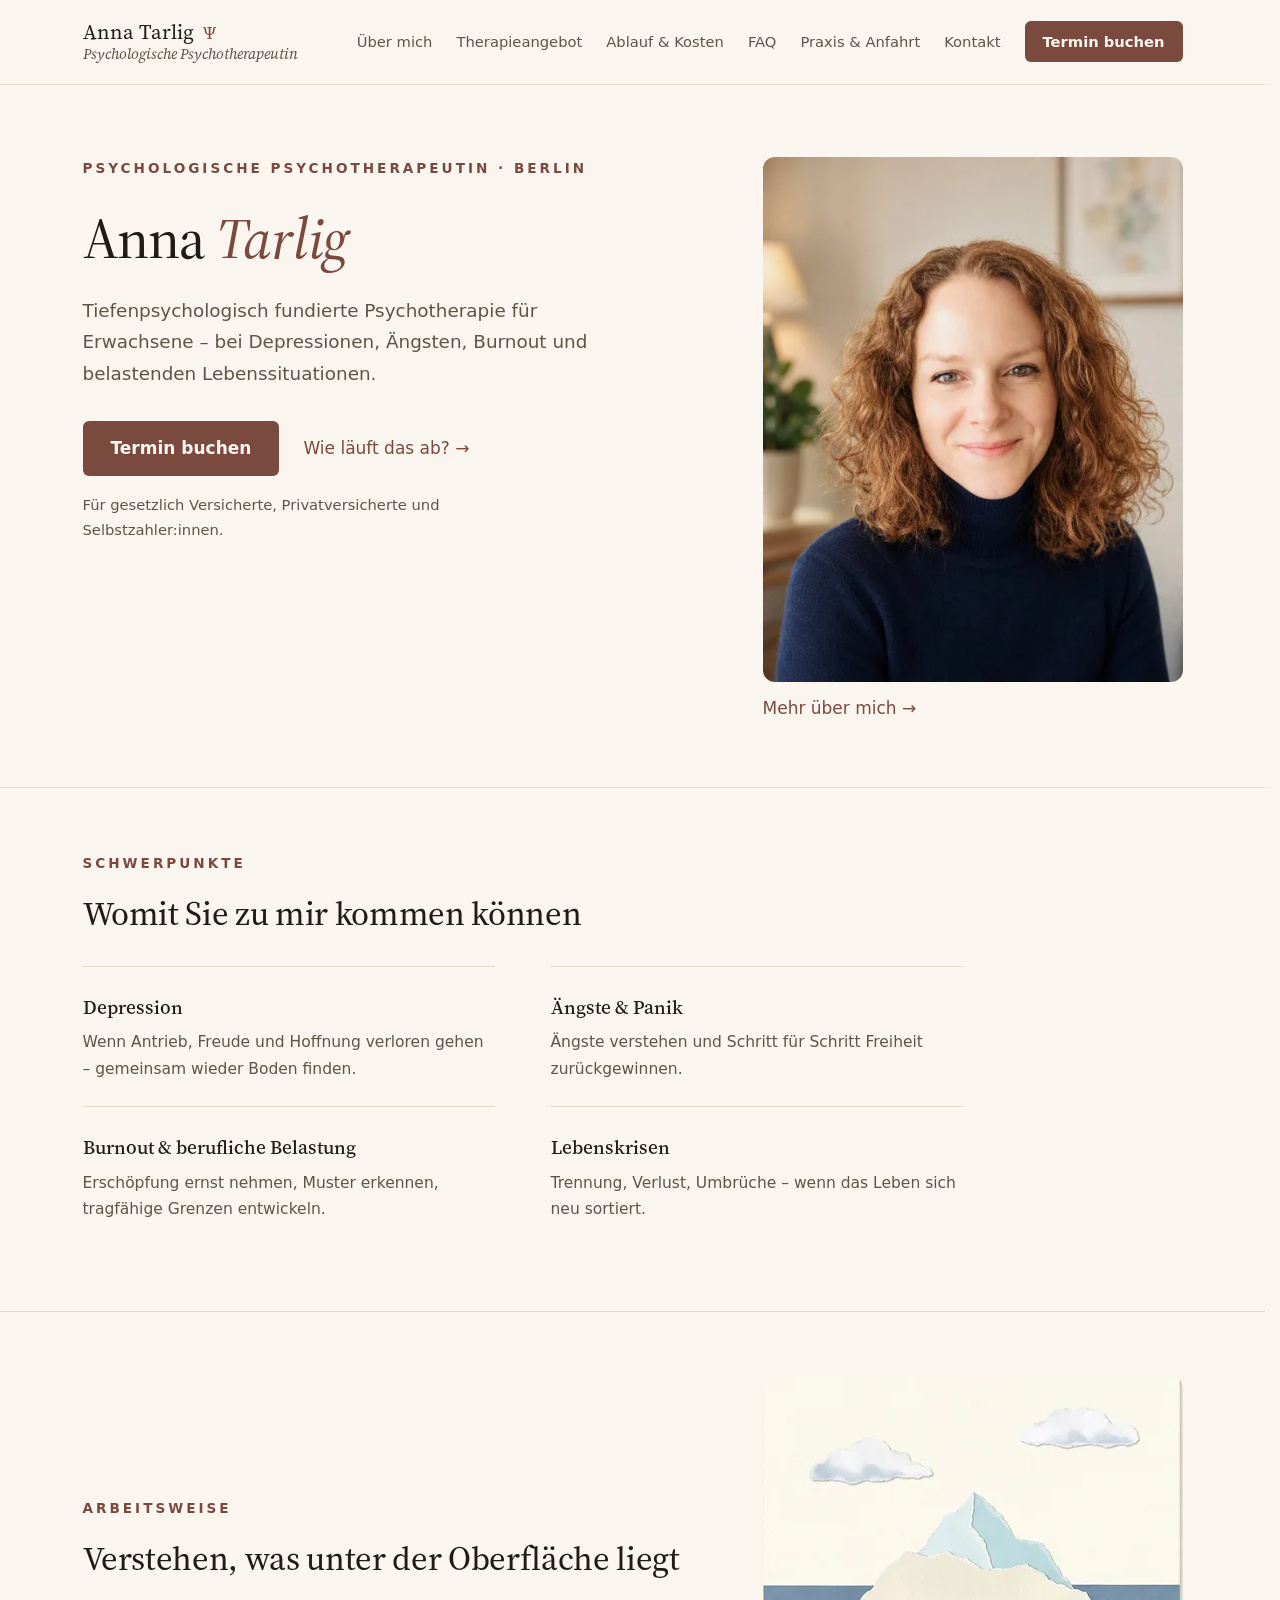
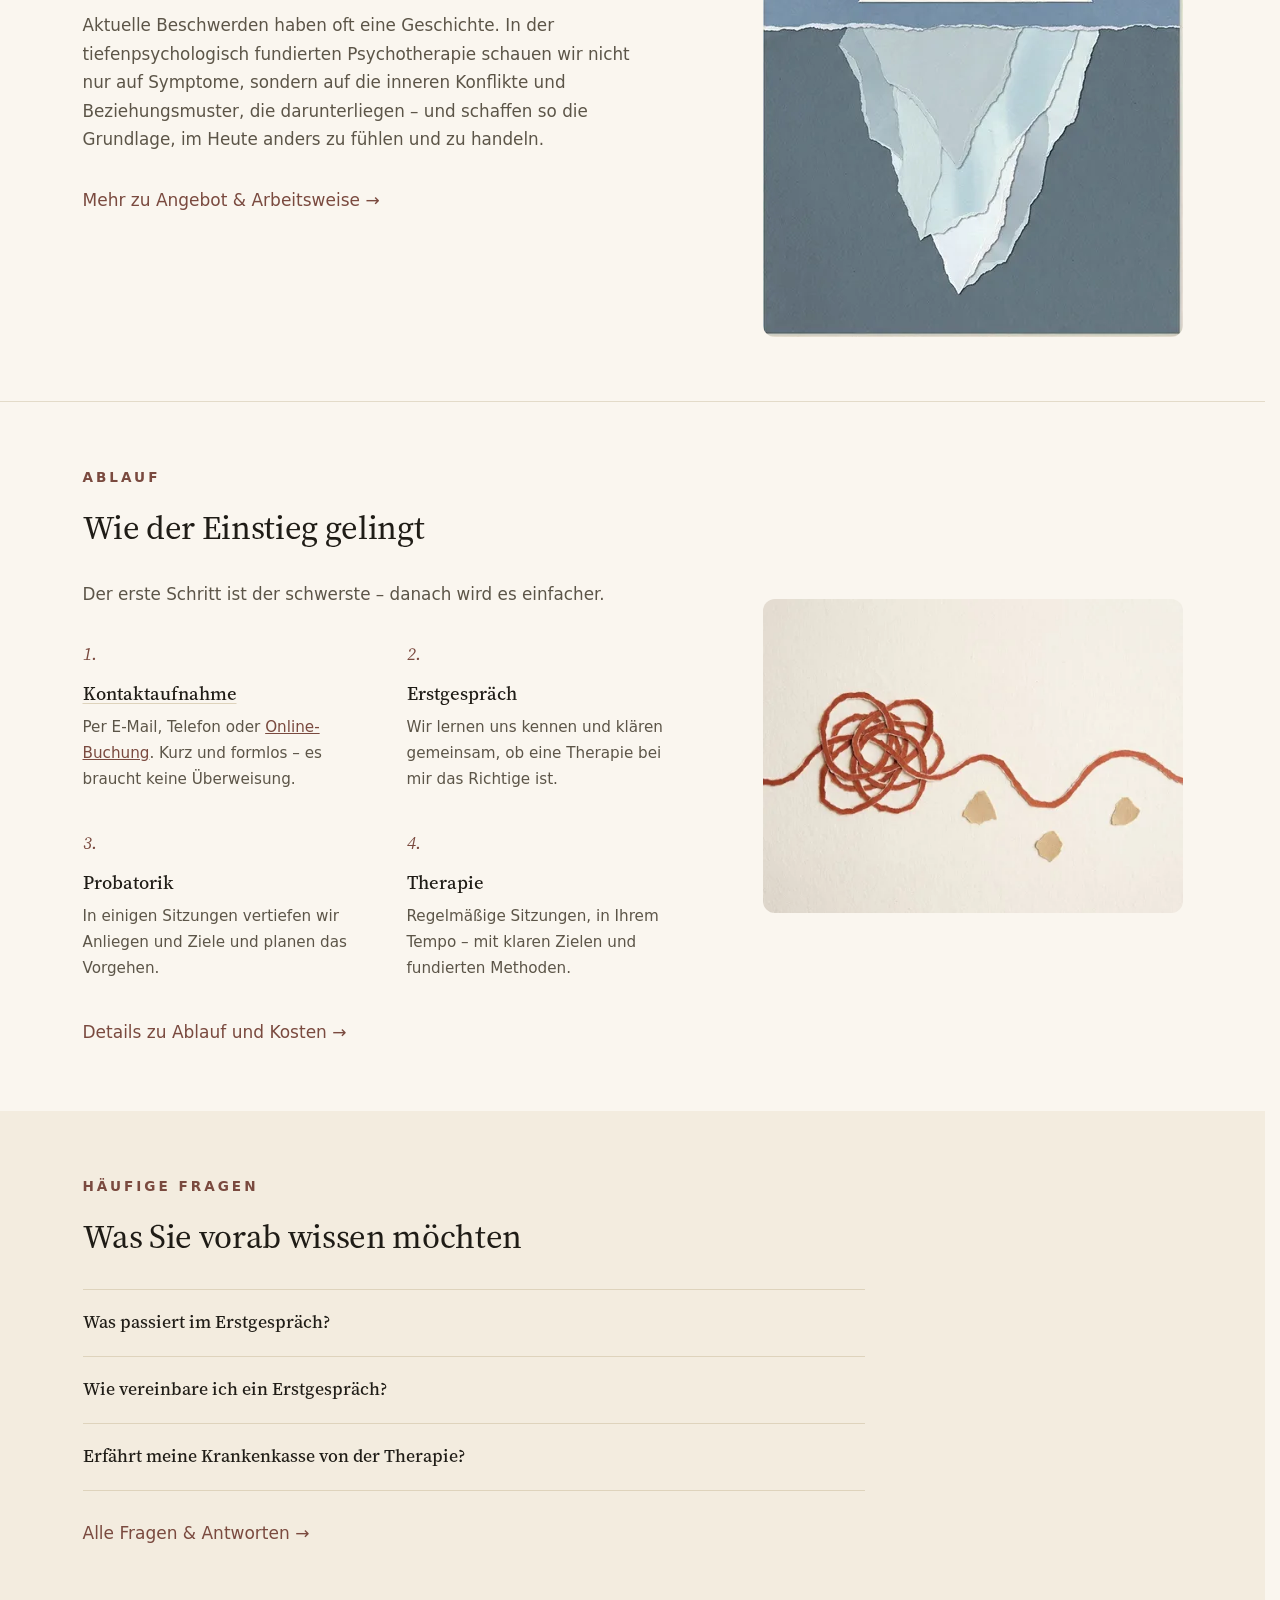
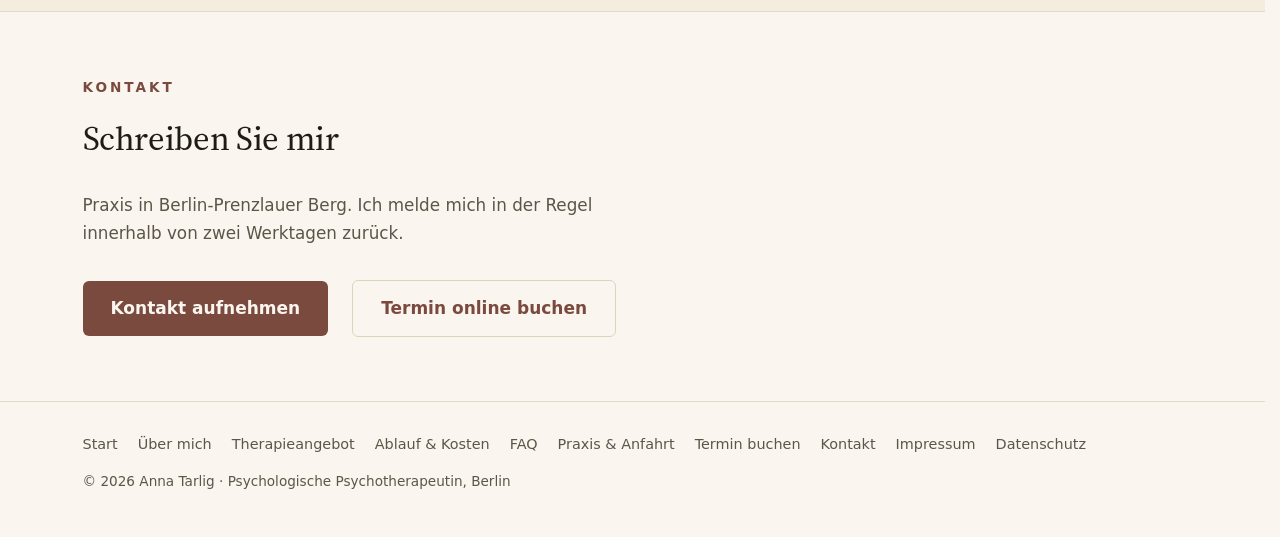
<file: index.html>
<!DOCTYPE html><html lang="de"> <head><meta charset="utf-8"><meta name="viewport" content="width=device-width, initial-scale=1"><title>Anna Tarlig – Psychologische Psychotherapeutin in Berlin</title><meta name="description" content="Psychotherapeutische Praxis Anna Tarlig in Berlin. Tiefenpsychologisch fundierte Psychotherapie für Erwachsene – bei Depressionen, Ängsten, Burnout und belastenden Lebenssituationen. Für gesetzlich Versicherte, Privatversicherte und Selbstzahler:innen."><link rel="canonical" href="https://annatarlig.de/"><link rel="icon" href="/favicon.ico" sizes="32x32"><link rel="icon" href="/favicon.svg" type="image/svg+xml"><link rel="icon" href="/favicon-96.png" type="image/png" sizes="96x96"><link rel="apple-touch-icon" href="/apple-touch-icon.png"><link rel="preload" href="/fonts/SourceSerif4Variable-Roman.woff2" as="font" type="font/woff2" crossorigin><meta property="og:type" content="website"><meta property="og:title" content="Anna Tarlig – Psychologische Psychotherapeutin in Berlin"><meta property="og:description" content="Psychotherapeutische Praxis Anna Tarlig in Berlin. Tiefenpsychologisch fundierte Psychotherapie für Erwachsene – bei Depressionen, Ängsten, Burnout und belastenden Lebenssituationen. Für gesetzlich Versicherte, Privatversicherte und Selbstzahler:innen."><meta property="og:url" content="https://annatarlig.de/"><meta property="og:locale" content="de_DE"><script defer src="https://api.pirsch.io/pa.js" id="pianjs" data-code="5ZBsIJ00FLK5OmA7HkaPPxYURW7zita1"></script><style>@font-face{font-family:"Source Serif 4";src:url(/fonts/SourceSerif4Variable-Roman.woff2) format("woff2-variations");font-weight:200 900;font-style:normal;font-display:swap}@font-face{font-family:"Source Serif 4";src:url(/fonts/SourceSerif4Variable-Italic.woff2) format("woff2-variations");font-weight:200 900;font-style:italic;font-display:swap}:root{--bg: #faf6ef;--surface: #f3ecdf;--ink: #1f1c16;--body: #423d33;--muted: #5c5548;--line: #e3dbc9;--line-strong: #ded3bc;--accent: #7a4a3f;--accent-dark: #5f382e;--serif: "Source Serif 4", Charter, Georgia, serif;--sans: ui-sans-serif, system-ui, -apple-system, "Segoe UI", sans-serif;--radius: 6px}*{box-sizing:border-box}html,body{overflow-x:clip}html{scrollbar-gutter:stable}body{margin:0;background:var(--bg);color:var(--ink);font-family:var(--sans);font-size:17px;line-height:1.7;-webkit-font-smoothing:antialiased;text-rendering:optimizeLegibility}img,svg{max-width:100%;display:block}a{color:var(--accent)}a:hover{color:var(--accent-dark)}h1,h2,h3{font-family:var(--serif);font-weight:450;text-wrap:balance}.container{width:min(1100px,calc(100vw - 48px));margin-inline:auto}.site-header{position:sticky;top:0;z-index:20;background:#faf6efeb;backdrop-filter:blur(14px);-webkit-backdrop-filter:blur(14px);border-bottom:1px solid var(--line)}.header-inner{display:flex;justify-content:space-between;align-items:center;flex-wrap:wrap;gap:12px 24px;padding:20px 0}.brand{font-family:var(--serif);font-size:1.3rem;color:var(--ink);text-decoration:none;display:inline-block;line-height:1.2}.brand-sub{display:block;color:var(--muted);font-size:.92rem;font-style:italic;margin-top:1px}.brand-psi{color:var(--accent);font-size:1.05rem;margin:0 .35em}@media(hover:hover){.brand:hover .brand-name{text-decoration:underline;text-decoration-thickness:1px;text-underline-offset:4px}}.site-nav{display:flex;flex-wrap:wrap;align-items:center;gap:10px 24px;font-size:.92rem}.site-nav a{color:var(--muted);text-decoration:none}.site-nav a:not(.nav-cta)[aria-current=page]{color:var(--accent)}@media(hover:hover){.site-nav a:not(.nav-cta):hover{color:var(--ink);text-decoration:underline;text-decoration-thickness:1px;text-underline-offset:4px}}.site-nav a.nav-cta{background:var(--accent);color:var(--bg);padding:8px 18px;border-radius:var(--radius);font-weight:600}.site-nav a.nav-cta:hover{background:var(--accent-dark);color:var(--bg)}.nav-toggle-box,.nav-toggle{display:none}@media(max-width:720px){.header-inner{align-items:center;padding:14px 0;gap:8px 16px}.nav-toggle{display:inline-block;font-size:1.1rem;line-height:1.2;color:var(--ink);cursor:pointer;padding:8px 14px;border:1px solid var(--line-strong);border-radius:var(--radius);user-select:none;-webkit-user-select:none}.nav-toggle-box{display:block;position:absolute;opacity:0;pointer-events:none}.nav-toggle-box:focus-visible~.nav-toggle{outline:2px solid var(--accent);outline-offset:2px}.site-nav{display:none;width:100%;flex-direction:column;align-items:flex-start;gap:2px;padding:4px 0 14px;font-size:1.05rem}.site-nav a{padding:9px 0}.site-nav a.nav-cta{margin-top:8px;padding:10px 22px}.nav-toggle-box:checked~.site-nav{display:flex}.steps{grid-template-columns:1fr}}.hero{padding:72px 0 64px}.hero-inner{display:flex;flex-wrap:wrap;align-items:flex-start;gap:48px 72px}.hero-text{flex:1 1 480px;min-width:0}.eyebrow{font-size:.85rem;letter-spacing:.22em;text-transform:uppercase;color:var(--accent);font-weight:600;margin:0 0 26px}.hero h1{font-size:clamp(2.4rem,5.5vw,3.6rem);line-height:1.1;letter-spacing:-.015em;margin:0 0 26px}.hero h1 em{font-style:italic;color:var(--accent)}.lede{font-size:1.15rem;color:var(--muted);max-width:30em;margin:0 0 32px}.hero-note{margin:16px 0 0;font-size:.92rem;color:var(--muted);max-width:32em}.hero-figure{flex:1 1 340px;max-width:420px;margin:0}.hero-figure img,.portrait{width:100%;height:auto;aspect-ratio:4 / 5;object-fit:cover;border-radius:12px}.hero-figure figcaption{padding-top:12px}.hero-portrait-link{position:relative;display:block}.hero-portrait-link:after{content:"Über mich →";position:absolute;right:14px;bottom:14px;background:#faf6efeb;color:var(--accent-dark);font-size:.9rem;font-weight:600;padding:7px 14px;border-radius:var(--radius);opacity:0;transform:translateY(4px);transition:opacity .18s ease,transform .18s ease;pointer-events:none}@media(hover:hover){.hero-portrait-link:hover:after{opacity:1;transform:none}}.btn{display:inline-block;padding:13px 28px;border-radius:var(--radius);font-weight:600;text-decoration:none}.btn-primary{background:var(--accent);color:var(--bg)}.btn-primary:hover{background:var(--accent-dark);color:var(--bg)}.btn-ghost{color:var(--accent);border:1px solid var(--line-strong)}.btn-ghost:hover{border-color:var(--accent);color:var(--accent-dark)}.btn-row{display:flex;flex-wrap:wrap;align-items:center;gap:14px 24px}.link-arrow{color:var(--accent);font-weight:500;text-decoration:none}.link-arrow:hover{text-decoration:underline}.section{border-top:1px solid var(--line);padding:64px 0}.section--surface{background:var(--surface);border-top:none}.section h2{font-size:2.1rem;letter-spacing:-.01em;margin:0 0 24px}.section .eyebrow{margin:0 0 10px}.section-intro{max-width:34em;color:var(--muted);font-size:1.05rem;margin:0 0 32px}.card-grid,.themes{display:grid;grid-template-columns:repeat(auto-fit,minmax(280px,1fr));column-gap:56px;margin-top:12px}@media(min-width:640px){.themes{grid-template-columns:repeat(2,1fr);max-width:880px}}.card,.theme{padding:24px 0;border-top:1px solid var(--line)}.card h3,.theme h3{font-weight:500;font-size:1.2rem;margin:0 0 6px}.card p,.theme p{margin:0;color:var(--muted);font-size:.97rem}.steps{display:grid;grid-template-columns:repeat(auto-fit,minmax(220px,1fr));gap:36px 40px;list-style:none;margin:0;padding:0;counter-reset:step}.steps li:before{counter-increment:step;content:counter(step) ".";display:block;font-family:var(--serif);font-style:italic;color:var(--accent);font-size:1.1rem;margin-bottom:8px}.steps h3{font-weight:500;font-size:1.15rem;margin:0 0 6px}.steps .step-link{color:inherit;text-decoration:underline;text-decoration-color:var(--line-strong);text-underline-offset:.18em}.steps .step-link:hover{color:var(--accent-dark);text-decoration-color:var(--accent-dark)}.steps p{margin:0;color:var(--muted);font-size:.95rem}.faq{max-width:46em}.faq details{border-top:1px solid var(--line-strong)}.faq details:last-child{border-bottom:1px solid var(--line-strong)}.faq summary{font-family:var(--serif);font-weight:500;font-size:1.1rem;padding:18px 0;cursor:pointer;list-style:none}.faq summary::-webkit-details-marker{display:none}.faq summary:hover{color:var(--accent)}.faq details p{margin:0;padding:0 0 20px;color:var(--muted);font-size:.97rem;max-width:38em}.page{padding:56px 0 72px}.page-narrow{max-width:44em}.page h1{font-size:clamp(2rem,4.5vw,2.8rem);line-height:1.15;letter-spacing:-.01em;margin:0 0 18px}.page .lede{font-size:1.12rem}.prose h2{font-size:1.6rem;margin:40px 0 14px}.prose h3{font-weight:500;font-size:1.2rem;margin:28px 0 10px}.prose p,.prose ul,.prose ol{color:var(--body);max-width:38em}.prose li{margin-bottom:6px}.note{background:var(--surface);border-radius:8px;padding:18px 22px;font-size:.95rem}.prose .steps{gap:32px 40px;margin:8px 0 12px}.prose .steps li:before{font-size:1.35rem;margin:0 0 4px}.prose .steps h3{margin:0 0 6px}.prose .steps p{margin:0}.media-row{display:grid;grid-template-columns:repeat(auto-fit,minmax(280px,1fr));gap:20px;margin:32px 0 36px}.media-row img{width:100%;height:450px;object-fit:cover;border-radius:12px}.map-tile{display:block;text-decoration:none}.map-credit{display:block;margin-top:6px;font-size:.78rem;color:var(--muted)}.media-split{display:flex;flex-wrap:wrap;align-items:center;gap:40px 72px}.media-split>div{flex:1 1 420px;min-width:0}.media-photo{flex:1 1 300px;width:100%;max-width:420px;height:auto;border-radius:12px;object-fit:cover}html{scroll-behavior:smooth}.prose h2[id],.prose h3[id]{scroll-margin-top:104px}.page-grid{display:grid;grid-template-columns:minmax(0,44em) 200px;gap:24px 80px;align-items:start}.page-grid>*{min-width:0}.toc{position:sticky;top:110px;border-left:1px solid var(--line);padding-left:20px}.toc-title{font-size:.72rem;letter-spacing:.18em;text-transform:uppercase;color:var(--muted);font-weight:600;margin:0 0 14px}.toc ul{list-style:none;margin:0;padding:0}.toc li{margin:0 0 9px}.toc li.toc-sub{padding-left:14px}.toc a{color:var(--muted);text-decoration:none;font-size:.88rem;line-height:1.4;display:inline-block}.toc a:hover{color:var(--ink)}.toc a.active{color:var(--accent);font-weight:600}@media(max-width:1080px){.toc{display:none}.page-grid{grid-template-columns:1fr}}.contact-grid{display:grid;grid-template-columns:repeat(auto-fit,minmax(260px,1fr));column-gap:56px}.contact-card{padding:24px 0;border-top:1px solid var(--line)}.contact-card h3{font-weight:500;font-size:1.2rem;margin:0 0 6px}.contact-card p{margin:0;color:var(--muted);font-size:.97rem}.footer{border-top:1px solid var(--line)}.footer-inner{padding:30px 0 44px;display:flex;flex-direction:column;gap:14px;color:var(--muted);font-size:.9rem}.footer-copy{font-size:.85rem}.footer-links{display:flex;flex-wrap:wrap;gap:8px 20px}.footer a{color:var(--muted);text-decoration:none}.footer a:hover{color:var(--ink)}@media(max-width:640px){.hero{padding:48px 0 40px}.section{padding:48px 0}.page{padding:40px 0 56px}}.tel-text,.tel-link{white-space:nowrap}.tel-link{display:none}@media(hover:none)and (pointer:coarse){.tel-text{display:none}.tel-link{display:inline;color:inherit;text-decoration:none}}.absence-notice--global[data-astro-cid-ppdunkzr]{background:var(--surface);border-bottom:1px solid var(--line-strong);color:var(--body)}.absence-notice--global[data-astro-cid-ppdunkzr] .absence-notice__inner[data-astro-cid-ppdunkzr]{padding-block:11px}.absence-notice--global[data-astro-cid-ppdunkzr] p[data-astro-cid-ppdunkzr]{margin:0;font-size:.93rem;line-height:1.55}.absence-notice--global[data-astro-cid-ppdunkzr] strong[data-astro-cid-ppdunkzr]{color:var(--ink);font-family:var(--serif);font-size:1rem;font-weight:600}.absence-notice--global[data-astro-cid-ppdunkzr] a[data-astro-cid-ppdunkzr]{font-weight:600}.absence-notice--booking[data-astro-cid-ppdunkzr]{margin:8px 0 30px;padding:18px 22px;background:var(--surface);border:1px solid var(--line-strong);border-left:4px solid var(--accent);border-radius:8px}.absence-notice--booking[data-astro-cid-ppdunkzr] h2[data-astro-cid-ppdunkzr]{margin:0 0 6px;color:var(--accent-dark);font-size:1.25rem;font-weight:550}.absence-notice--booking[data-astro-cid-ppdunkzr] p[data-astro-cid-ppdunkzr]{margin:0;color:var(--body);font-size:.97rem;line-height:1.6}@media(max-width:640px){.absence-notice--global[data-astro-cid-ppdunkzr] .absence-notice__inner[data-astro-cid-ppdunkzr]{padding-block:10px}.absence-notice--booking[data-astro-cid-ppdunkzr]{margin-bottom:24px;padding:16px 18px}}#cc-main{background:transparent;color:var(--cc-primary-color);font-family:var(--cc-font-family);font-size:16px;font-weight:400;-webkit-font-smoothing:antialiased;-moz-osx-font-smoothing:grayscale;line-height:1.15;position:relative;text-rendering:optimizeLegibility;-webkit-text-size-adjust:100%;position:fixed;z-index:var(--cc-z-index)}#cc-main :after,#cc-main :before,#cc-main a,#cc-main button,#cc-main div,#cc-main h2,#cc-main input,#cc-main p,#cc-main span{all:unset;box-sizing:border-box}#cc-main .pm__badge,#cc-main button{all:initial;box-sizing:border-box;color:unset;visibility:unset}#cc-main .pm__badge,#cc-main a,#cc-main button,#cc-main input{-webkit-appearance:none;appearance:none;cursor:pointer;font-family:inherit;font-size:100%;line-height:normal;margin:0;outline:revert;outline-offset:2px;overflow:hidden}#cc-main table,#cc-main tbody,#cc-main td,#cc-main th,#cc-main thead,#cc-main tr{all:revert;color:inherit;font-family:inherit;font-size:inherit;font-weight:inherit}:root{--cc-font-family:-apple-system,BlinkMacSystemFont,"Segoe UI",Roboto,Helvetica,Arial,sans-serif,"Apple Color Emoji","Segoe UI Emoji","Segoe UI Symbol";--cc-modal-border-radius:.5rem;--cc-btn-border-radius:.4rem;--cc-modal-transition-duration:.25s;--cc-link-color:var(--cc-btn-primary-bg);--cc-modal-margin:1rem;--cc-z-index:2147483647;--cc-bg:#fff;--cc-primary-color:#2c2f31;--cc-secondary-color:#5e6266;--cc-btn-primary-bg:#30363c;--cc-btn-primary-color:#fff;--cc-btn-primary-border-color:var(--cc-btn-primary-bg);--cc-btn-primary-hover-bg:#000;--cc-btn-primary-hover-color:#fff;--cc-btn-primary-hover-border-color:var(--cc-btn-primary-hover-bg);--cc-btn-secondary-bg:#eaeff2;--cc-btn-secondary-color:var(--cc-primary-color);--cc-btn-secondary-border-color:var(--cc-btn-secondary-bg);--cc-btn-secondary-hover-bg:#d4dae0;--cc-btn-secondary-hover-color:#000;--cc-btn-secondary-hover-border-color:#d4dae0;--cc-separator-border-color:#f0f4f7;--cc-toggle-on-bg:var(--cc-btn-primary-bg);--cc-toggle-off-bg:#667481;--cc-toggle-on-knob-bg:#fff;--cc-toggle-off-knob-bg:var(--cc-toggle-on-knob-bg);--cc-toggle-enabled-icon-color:var(--cc-bg);--cc-toggle-disabled-icon-color:var(--cc-bg);--cc-toggle-readonly-bg:#d5dee2;--cc-toggle-readonly-knob-bg:#fff;--cc-toggle-readonly-knob-icon-color:var(--cc-toggle-readonly-bg);--cc-section-category-border:var(--cc-cookie-category-block-bg);--cc-cookie-category-block-bg:#f0f4f7;--cc-cookie-category-block-border:#f0f4f7;--cc-cookie-category-block-hover-bg:#e9eff4;--cc-cookie-category-block-hover-border:#e9eff4;--cc-cookie-category-expanded-block-bg:transparent;--cc-cookie-category-expanded-block-hover-bg:#dee4e9;--cc-overlay-bg:rgba(0,0,0,.65);--cc-webkit-scrollbar-bg:var(--cc-section-category-border);--cc-webkit-scrollbar-hover-bg:var(--cc-btn-primary-hover-bg);--cc-footer-bg:var(--cc-btn-secondary-bg);--cc-footer-color:var(--cc-secondary-color);--cc-footer-border-color:#e4eaed;--cc-pm-toggle-border-radius:4em}#cc-main.cc--rtl{direction:rtl}#cc-main .cm__title,#cc-main a,#cc-main b,#cc-main em,#cc-main strong{font-weight:600}#cc-main button>span{pointer-events:none}#cc-main .cc__link,#cc-main a{background-image:linear-gradient(currentColor,currentColor);background-position:0 100%;background-repeat:no-repeat;background-size:0 1px;font-weight:600;position:relative;transition:background-size .25s,color .25s ease}#cc-main .cc__link:hover,#cc-main a:hover{background-size:100% 1px;color:var(--cc-primary-color)}#cc-main .cc__link{color:var(--cc-link-color)}#cc-main .cm__desc,#cc-main .pm__body{overscroll-behavior:auto contain;scrollbar-width:thin}@media screen and (min-width:640px){#cc-main ::-webkit-scrollbar,#cc-main ::-webkit-scrollbar-thumb,#cc-main ::-webkit-scrollbar-track{all:revert}#cc-main ::-webkit-scrollbar-thumb{-webkit-background-clip:padding-box;background-clip:padding-box;background:var(--cc-toggle-readonly-bg);border:.25rem solid var(--cc-bg);border-radius:1rem}#cc-main ::-webkit-scrollbar-thumb:hover{background:var(--cc-toggle-off-bg)}#cc-main ::-webkit-scrollbar{background:transparent;width:12px}}html.disable--interaction.show--consent,html.disable--interaction.show--consent body{height:auto!important;overflow:hidden!important}@media(prefers-reduced-motion){#cc-main{--cc-modal-transition-duration:0s}}.cc--darkmode{--cc-bg:#161a1c;--cc-primary-color:#ebf3f6;--cc-secondary-color:#aebbc5;--cc-btn-primary-bg:#c2d0e0;--cc-btn-primary-color:var(--cc-bg);--cc-btn-primary-border-color:var(--cc-btn-primary-bg);--cc-btn-primary-hover-bg:#98a7b6;--cc-btn-primary-hover-color:#000;--cc-btn-primary-hover-border-color:var(--cc-btn-primary-hover-bg);--cc-btn-secondary-bg:#242c31;--cc-btn-secondary-color:var(--cc-primary-color);--cc-btn-secondary-border-color:var(--cc-btn-secondary-bg);--cc-btn-secondary-hover-bg:#353d43;--cc-btn-secondary-hover-color:#fff;--cc-btn-secondary-hover-border-color:var(--cc-btn-secondary-hover-bg);--cc-separator-border-color:#222a30;--cc-toggle-on-bg:var(--cc-btn-primary-bg);--cc-toggle-off-bg:#525f6b;--cc-toggle-on-knob-bg:var(--cc-btn-primary-color);--cc-toggle-off-knob-bg:var(--cc-btn-primary-color);--cc-toggle-enabled-icon-color:var(--cc-btn-primary-color);--cc-toggle-disabled-icon-color:var(--cc-btn-primary-color);--cc-toggle-readonly-bg:#343e45;--cc-toggle-readonly-knob-bg:#5f6b72;--cc-toggle-readonly-knob-icon-color:var(--cc-toggle-readonly-bg);--cc-section-category-border:#1e2428;--cc-cookie-category-block-bg:#1e2428;--cc-cookie-category-block-border:var(--cc-section-category-border);--cc-cookie-category-block-hover-bg:#242c31;--cc-cookie-category-block-hover-border:#232a2f;--cc-cookie-category-expanded-block-bg:transparent;--cc-cookie-category-expanded-block-hover-bg:var(--cc-toggle-readonly-bg);--cc-overlay-bg:rgba(0,0,0,.65);--cc-webkit-scrollbar-bg:var(--cc-section-category-border);--cc-webkit-scrollbar-hover-bg:var(--cc-btn-primary-hover-bg);--cc-footer-bg:#0c0e0f;--cc-footer-color:var(--cc-secondary-color);--cc-footer-border-color:#060809}.cc--darkmode #cc-main{color-scheme:dark}#cc-main .cm{background:var(--cc-bg);border-radius:var(--cc-modal-border-radius);box-shadow:0 .625em 1.875em #0000024d;display:flex;flex-direction:column;max-width:24rem;opacity:0;overflow:hidden;position:fixed;transform:translateY(1.6em);visibility:hidden;z-index:1}#cc-main .cm--top{top:var(--cc-modal-margin)}#cc-main .cm--middle{top:50%;transform:translateY(calc(-50% + 1.6em))}#cc-main .cm--bottom{bottom:var(--cc-modal-margin)}#cc-main .cm--center{left:var(--cc-modal-margin);margin:0 auto;right:var(--cc-modal-margin);width:unset}#cc-main .cm--left{left:var(--cc-modal-margin);margin-right:var(--cc-modal-margin)}#cc-main .cm--right{margin-left:var(--cc-modal-margin);right:var(--cc-modal-margin)}#cc-main .cm__body{display:flex;flex-direction:column;justify-content:space-between;position:relative}#cc-main .cm__btns,#cc-main .cm__links{padding:1rem 1.3rem;width:unset}#cc-main .cm__texts{display:flex;flex:1;flex-direction:column;justify-content:center;padding:1rem 0 0}#cc-main .cm__desc,#cc-main .cm__title{padding:0 1.3rem}#cc-main .cm__title{font-size:1.05em}#cc-main .cm__title+.cm__desc{margin-top:1.1em}#cc-main .cm__desc{color:var(--cc-secondary-color);font-size:.9em;line-height:1.5;max-height:40vh;overflow-x:visible;overflow-y:auto;padding-bottom:1em}#cc-main .cm__btns{border-top:1px solid var(--cc-separator-border-color);display:flex;flex-direction:column;justify-content:center}#cc-main .cm__btn-group{display:grid;grid-auto-columns:minmax(0,1fr)}#cc-main .cm__btn+.cm__btn,#cc-main .cm__btn-group+.cm__btn-group{margin-top:.375rem}#cc-main .cm--flip .cm__btn+.cm__btn,#cc-main .cm--flip .cm__btn-group+.cm__btn-group{margin-bottom:.375rem;margin-top:0}#cc-main .cm--inline .cm__btn+.cm__btn{margin-left:.375rem;margin-top:0}#cc-main .cm--inline.cm--flip .cm__btn+.cm__btn{margin-bottom:0;margin-left:0;margin-right:.375rem}#cc-main .cm--inline.cm--flip .cm__btn-group+.cm__btn-group{margin-bottom:.375rem;margin-right:0}#cc-main .cm--wide .cm__btn+.cm__btn,#cc-main .cm--wide .cm__btn-group+.cm__btn-group{margin-left:.375rem;margin-top:0}#cc-main .cm--wide.cm--flip .cm__btn+.cm__btn,#cc-main .cm--wide.cm--flip .cm__btn-group+.cm__btn-group{margin-bottom:0;margin-right:.375rem}#cc-main .cm--bar:not(.cm--inline) .cm__btn-group--uneven,#cc-main .cm--wide .cm__btn-group--uneven{display:flex;flex:1;justify-content:space-between}#cc-main .cm--bar:not(.cm--inline).cm--flip .cm__btn-group--uneven,#cc-main .cm--wide.cm--flip .cm__btn-group--uneven{flex-direction:row-reverse}#cc-main .cm__btn{background:var(--cc-btn-primary-bg);border:1px solid var(--cc-btn-primary-border-color);border-radius:var(--cc-btn-border-radius);color:var(--cc-btn-primary-color);font-size:.82em;font-weight:600;min-height:42px;padding:.5em 1em;text-align:center}#cc-main .cm__btn:hover{background:var(--cc-btn-primary-hover-bg);border-color:var(--cc-btn-primary-hover-border-color);color:var(--cc-btn-primary-hover-color)}#cc-main .cm__btn--secondary{background:var(--cc-btn-secondary-bg);border-color:var(--cc-btn-secondary-border-color);color:var(--cc-btn-secondary-color)}#cc-main .cm__btn--secondary:hover{background:var(--cc-btn-secondary-hover-bg);border-color:var(--cc-btn-secondary-hover-border-color);color:var(--cc-btn-secondary-hover-color)}#cc-main .cm__btn--close{border-radius:0;border-bottom-left-radius:var(--cc-btn-border-radius);border-right:none;border-top:none;display:none;font-size:1em;height:42px;min-width:auto!important;overflow:hidden;padding:0!important;position:absolute;right:0;top:0;width:42px}#cc-main .cm__btn--close svg{stroke:var(--cc-btn-primary-color);transform:scale(.5);transition:stroke .15s ease}#cc-main .cm__btn--close:hover svg{stroke:var(--cc-btn-primary-hover-color)}#cc-main .cm__btn--close.cm__btn--secondary svg{stroke:var(--cc-btn-secondary-color)}#cc-main .cm__btn--close.cm__btn--secondary:hover svg{stroke:var(--cc-btn-secondary-hover-color)}#cc-main .cm__btn--close+.cm__texts .cm__title{padding-right:3rem}#cc-main .cm--inline .cm__btn-group{grid-auto-flow:column}#cc-main .cm__footer{background:var(--cc-footer-bg);border-top:1px solid var(--cc-footer-border-color);color:var(--cc-footer-color);padding:.4em 0 .5em}#cc-main .cm__links{display:flex;flex-direction:row;padding-bottom:0;padding-top:0}#cc-main .cm__link-group{display:flex;flex-direction:row;font-size:.8em;width:100%}#cc-main .cm__link-group>*+*{margin-left:1.3rem}#cc-main .cm--flip .cm__btn:last-child{grid-row:1}#cc-main .cm--inline.cm--flip .cm__btn:last-child{grid-column:1}#cc-main .cm--box .cm__btn--close{display:block}#cc-main .cm--box.cm--flip .cm__btns{flex-direction:column-reverse}#cc-main .cm--box.cm--wide{max-width:36em}#cc-main .cm--box.cm--wide .cm__btns{flex-direction:row;justify-content:space-between}#cc-main .cm--box.cm--wide .cm__btn-group{grid-auto-flow:column}#cc-main .cm--box.cm--wide .cm__btn{min-width:120px;padding-left:1.8em;padding-right:1.8em}#cc-main .cm--box.cm--wide.cm--flip .cm__btns{flex-direction:row-reverse}#cc-main .cm--box.cm--wide.cm--flip .cm__btn:last-child{grid-column:1}#cc-main .cm--cloud{max-width:54em;width:unset}#cc-main .cm--cloud .cm__body{flex-direction:row}#cc-main .cm--cloud .cm__texts{flex:1}#cc-main .cm--cloud .cm__desc{max-height:9.4em}#cc-main .cm--cloud .cm__btns{border-left:1px solid var(--cc-separator-border-color);border-top:none;max-width:23em}#cc-main .cm--cloud .cm__btn-group{flex-direction:column}#cc-main .cm--cloud .cm__btn{min-width:19em}#cc-main .cm--cloud.cm--flip .cm__btn-group,#cc-main .cm--cloud.cm--flip .cm__btns{flex-direction:column-reverse}#cc-main .cm--cloud.cm--inline .cm__btn-group{flex-direction:row}#cc-main .cm--cloud.cm--inline .cm__btn{min-width:10em}#cc-main .cm--cloud.cm--inline.cm--flip .cm__btn-group{flex-direction:row-reverse}#cc-main .cm--bar{border-radius:0;left:0;margin:0;max-width:unset;opacity:1;right:0;transform:translateY(0);width:100vw;--cc-modal-transition-duration:.35s}#cc-main .cm--bar.cm--top{top:0;transform:translateY(-100%)}#cc-main .cm--bar.cm--bottom{bottom:0;transform:translateY(100%)}#cc-main .cm--bar .cm__body,#cc-main .cm--bar .cm__links{margin:0 auto;max-width:55em;width:100%}#cc-main .cm--bar .cm__body{padding:.5em 0 .9em}#cc-main .cm--bar .cm__btns{border-top:none;flex-direction:row;justify-content:space-between}#cc-main .cm--bar .cm__btn-group{grid-auto-flow:column}#cc-main .cm--bar:not(.cm--inline) .cm__btn+.cm__btn,#cc-main .cm--bar:not(.cm--inline) .cm__btn-group+.cm__btn-group{margin-left:.375rem;margin-top:0}#cc-main .cm--bar .cm__btn{min-width:120px;padding-left:2em;padding-right:2em}#cc-main .cm--bar.cm--flip:not(.cm--inline) .cm__btn+.cm__btn,#cc-main .cm--bar.cm--flip:not(.cm--inline) .cm__btn-group+.cm__btn-group{margin-bottom:0;margin-left:0;margin-right:.375rem}#cc-main .cm--bar.cm--flip .cm__btns{flex-direction:row-reverse}#cc-main .cm--bar.cm--flip .cm__btn:last-child{grid-column:1}#cc-main .cm--bar.cm--inline .cm__body,#cc-main .cm--bar.cm--inline .cm__links{max-width:74em}#cc-main .cm--bar.cm--inline .cm__body{flex-direction:row;padding:0}#cc-main .cm--bar.cm--inline .cm__btns{flex-direction:column;justify-content:center;max-width:23em}#cc-main .cm--bar.cm--inline.cm--flip .cm__btns{flex-direction:column-reverse}#cc-main .cc--anim .cm,#cc-main .cc--anim.cm-wrapper:before{transition:opacity var(--cc-modal-transition-duration) ease,visibility var(--cc-modal-transition-duration) ease,transform var(--cc-modal-transition-duration) ease}#cc-main .cc--anim .cm__btn,#cc-main .cc--anim .cm__close{transition:background-color .15s ease,border-color .15s ease,color .15s ease}.disable--interaction #cc-main .cm-wrapper:before{background:var(--cc-overlay-bg);content:"";inset:0;opacity:0;position:fixed;visibility:hidden;z-index:0}.show--consent #cc-main .cc--anim .cm{opacity:1;transform:translateY(0);visibility:visible!important}.show--consent #cc-main .cc--anim .cm--middle{transform:translateY(-50%)}.show--consent #cc-main .cc--anim .cm--bar{transform:translateY(0)}.show--consent #cc-main .cc--anim.cm-wrapper:before{opacity:1;visibility:visible}#cc-main.cc--rtl .cm__btn--close{border-bottom-left-radius:unset;border-bottom-right-radius:var(--cc-btn-border-radius);left:0;right:unset}#cc-main.cc--rtl .cm__btn--close+.cm__texts .cm__title{padding-left:3rem!important;padding-right:1.3rem}#cc-main.cc--rtl .cm--inline .cm__btn+.cm__btn{margin-left:0;margin-right:.375rem}#cc-main.cc--rtl .cm--inline.cm--flip .cm__btn+.cm__btn{margin-left:.375rem;margin-right:0}#cc-main.cc--rtl .cm:not(.cm--inline).cm--bar .cm__btn+.cm__btn,#cc-main.cc--rtl .cm:not(.cm--inline).cm--bar .cm__btn-group+.cm__btn-group,#cc-main.cc--rtl .cm:not(.cm--inline).cm--wide .cm__btn+.cm__btn,#cc-main.cc--rtl .cm:not(.cm--inline).cm--wide .cm__btn-group+.cm__btn-group{margin-left:0;margin-right:.375rem}#cc-main.cc--rtl .cm:not(.cm--inline).cm--bar.cm--flip .cm__btn+.cm__btn,#cc-main.cc--rtl .cm:not(.cm--inline).cm--wide.cm--flip .cm__btn+.cm__btn{margin-left:.375rem;margin-right:0}#cc-main.cc--rtl .cm__link-group>*+*{margin-left:0;margin-right:1.3rem}@media screen and (max-width:640px){#cc-main{--cc-modal-margin:.5em}#cc-main .cm{max-width:none!important;width:auto!important}#cc-main .cm__body{flex-direction:column!important;padding:0!important}#cc-main .cm__btns,#cc-main .cm__desc,#cc-main .cm__links,#cc-main .cm__title{padding-left:1.1rem!important;padding-right:1.1rem!important}#cc-main .cm__btns{border-left:none!important;border-top:1px solid var(--cc-separator-border-color)!important;flex-direction:column!important;max-width:none!important;min-width:auto!important}#cc-main .cm__btn+.cm__btn,#cc-main .cm__btn-group+.cm__btn-group{margin:.375rem 0 0!important}#cc-main .cm--flip .cm__btn+.cm__btn,#cc-main .cm--flip .cm__btn-group+.cm__btn-group{margin-bottom:.375rem!important;margin-top:0!important}#cc-main .cm__btn-group{display:flex!important;flex-direction:column!important;min-width:auto!important}#cc-main .cm__btn{flex:auto!important}#cc-main .cm__link-group{justify-content:center!important}#cc-main .cm--flip .cm__btn-group,#cc-main .cm--flip .cm__btns{flex-direction:column-reverse!important}}#cc-main .pm-wrapper{position:relative;z-index:2}#cc-main .pm{background:var(--cc-bg);border-radius:var(--cc-modal-border-radius);box-shadow:0 .625em 1.875em #0000024d;display:flex;flex-direction:column;opacity:0;overflow:hidden;position:fixed;visibility:hidden;width:100%;width:unset;z-index:1}#cc-main svg{fill:none;width:100%}#cc-main .pm__body,#cc-main .pm__footer,#cc-main .pm__header{padding:1em 1.4em}#cc-main .pm__header{align-items:center;border-bottom:1px solid var(--cc-separator-border-color);display:flex;justify-content:space-between}#cc-main .pm__title{align-items:center;display:flex;flex:1;font-weight:600;margin-right:2em}#cc-main .pm__close-btn{background:var(--cc-btn-secondary-bg);border:1px solid var(--cc-btn-secondary-border-color);border-radius:var(--cc-btn-border-radius);height:40px;position:relative;transition:all .15s ease;width:40px}#cc-main .pm__close-btn span{display:flex;height:100%;width:100%}#cc-main .pm__close-btn svg{stroke:var(--cc-btn-secondary-color);transform:scale(.5);transition:stroke .15s ease}#cc-main .pm__close-btn:hover{background:var(--cc-btn-secondary-hover-bg);border-color:var(--cc-btn-secondary-hover-border-color)}#cc-main .pm__close-btn:hover svg{stroke:var(--cc-btn-secondary-hover-color)}#cc-main .pm__body{flex:1;overflow-y:auto;overflow-y:overlay}#cc-main .pm__section,#cc-main .pm__section--toggle{border-radius:var(--cc-btn-border-radius);display:flex;flex-direction:column;margin-bottom:.5em}#cc-main .pm__section--toggle .pm__section-desc-wrapper{border:1px solid var(--cc-cookie-category-block-border);border-radius:var(--cc-btn-border-radius);border-top:none;border-top-left-radius:0;border-top-right-radius:0;display:none;margin-top:0!important;overflow:hidden}#cc-main .pm__section{border:1px solid var(--cc-separator-border-color);padding:1em;transition:background-color .25s ease,border-color .25s ease}#cc-main .pm__section:first-child{border:none;margin-bottom:2em;margin-top:0;padding:0;transition:none}#cc-main .pm__section:not(:first-child):hover{background:var(--cc-cookie-category-block-bg);border-color:var(--cc-cookie-category-block-border)}#cc-main .pm__section-toggles+.pm__section{margin-top:2em}#cc-main .pm__section--toggle{background:var(--cc-cookie-category-block-bg);border-top:none;margin-bottom:.375rem}#cc-main .pm__section--toggle .pm__section-title{align-items:center;background:var(--cc-cookie-category-block-bg);border:1px solid var(--cc-cookie-category-block-border);display:flex;justify-content:space-between;min-height:58px;padding:1.1em 5.4em 1.1em 1.2em;position:relative;transition:background-color .25s ease,border-color .25s ease;width:100%}#cc-main .pm__section--toggle .pm__section-title:hover{background:var(--cc-cookie-category-block-hover-bg);border-color:var(--cc-cookie-category-block-hover-border)}#cc-main .pm__section--toggle .pm__section-desc{margin-top:0;padding:1em}#cc-main .pm__section--toggle.is-expanded{--cc-cookie-category-block-bg:var(--cc-cookie-category-expanded-block-bg);--cc-cookie-category-block-border:var(--cc-cookie-category-expanded-block-hover-bg)}#cc-main .pm__section--toggle.is-expanded .pm__section-title{border-bottom-left-radius:0;border-bottom-right-radius:0}#cc-main .pm__section--toggle.is-expanded .pm__section-arrow svg{transform:scale(.5) rotate(180deg)}#cc-main .pm__section--toggle.is-expanded .pm__section-desc-wrapper{display:flex}#cc-main .pm__section--expandable .pm__section-title{cursor:pointer;padding-left:3.4em}#cc-main .pm__section--expandable .pm__section-arrow{background:var(--cc-toggle-readonly-bg);border-radius:100%;display:flex;height:20px;justify-content:center;left:18px;pointer-events:none;position:absolute;width:20px}#cc-main .pm__section--expandable .pm__section-arrow svg{stroke:var(--cc-btn-secondary-color);transform:scale(.5)}#cc-main .pm__section-title-wrapper{align-items:center;display:flex;position:relative}#cc-main .pm__section-title-wrapper+.pm__section-desc-wrapper{margin-top:.85em}#cc-main .pm__section-title{border-radius:var(--cc-btn-border-radius);font-size:.95em;font-weight:600}#cc-main .pm__badge{align-items:center;background:var(--cc-btn-secondary-bg);border-radius:5em;color:var(--cc-secondary-color);display:flex;flex:none;font-size:.8em;font-weight:600;height:23px;justify-content:center;margin-left:1em;min-width:23px;overflow:hidden;padding:0 .6em 1px;position:relative;text-align:center;white-space:nowrap;width:auto}#cc-main .pm__service-counter{background:var(--cc-btn-primary-bg);color:var(--cc-btn-primary-color);padding:0;width:23px}#cc-main .pm__service-counter[data-counterlabel]{padding:0 .6em 1px;width:auto}#cc-main .section__toggle,#cc-main .section__toggle-wrapper,#cc-main .toggle__icon,#cc-main .toggle__label{border-radius:var(--cc-pm-toggle-border-radius);height:23px;transform:translateZ(0);width:50px}#cc-main .section__toggle-wrapper{cursor:pointer;position:absolute;right:18px;z-index:1}#cc-main .toggle-service{height:19px;position:relative;right:0;width:42px}#cc-main .toggle-service .section__toggle,#cc-main .toggle-service .toggle__icon,#cc-main .toggle-service .toggle__label{height:19px;width:42px}#cc-main .toggle-service .toggle__icon{position:relative}#cc-main .toggle-service .toggle__icon-circle{height:19px;width:19px}#cc-main .toggle-service .section__toggle:checked~.toggle__icon .toggle__icon-circle{transform:translate(23px)}#cc-main .pm__section--toggle:nth-child(2) .section__toggle-wrapper:after{display:none!important}#cc-main .section__toggle{border:0;cursor:pointer;display:block;left:0;margin:0;position:absolute;top:0}#cc-main .section__toggle:disabled{cursor:not-allowed}#cc-main .toggle__icon{background:var(--cc-toggle-off-bg);box-shadow:0 0 0 1px var(--cc-toggle-off-bg);display:flex;flex-direction:row;pointer-events:none;position:absolute;transition:all .25s ease}#cc-main .toggle__icon-circle{background:var(--cc-toggle-off-knob-bg);border:none;border-radius:var(--cc-pm-toggle-border-radius);box-shadow:0 1px 2px #1820035c;display:block;height:23px;left:0;position:absolute;top:0;transition:transform .25s ease,background-color .25s ease;width:23px}#cc-main .toggle__icon-off,#cc-main .toggle__icon-on{height:100%;position:absolute;transition:opacity .15s ease;width:100%}#cc-main .toggle__icon-on{opacity:0;transform:rotate(45deg)}#cc-main .toggle__icon-on svg{stroke:var(--cc-toggle-on-bg);transform:scale(.55) rotate(-45deg)}#cc-main .toggle__icon-off{opacity:1}#cc-main .toggle__icon-off svg{stroke:var(--cc-toggle-off-bg);transform:scale(.55)}#cc-main .section__toggle:checked~.toggle__icon{background:var(--cc-toggle-on-bg);box-shadow:0 0 0 1px var(--cc-toggle-on-bg)}#cc-main .section__toggle:checked~.toggle__icon .toggle__icon-circle{background-color:var(--cc-toggle-on-knob-bg);transform:translate(27px)}#cc-main .section__toggle:checked~.toggle__icon .toggle__icon-on{opacity:1}#cc-main .section__toggle:checked~.toggle__icon .toggle__icon-off{opacity:0}#cc-main .section__toggle:checked:disabled~.toggle__icon{background:var(--cc-toggle-readonly-bg);box-shadow:0 0 0 1px var(--cc-toggle-readonly-bg)}#cc-main .section__toggle:checked:disabled~.toggle__icon .toggle__icon-circle{background:var(--cc-toggle-readonly-knob-bg);box-shadow:none}#cc-main .section__toggle:checked:disabled~.toggle__icon svg{stroke:var(--cc-toggle-readonly-knob-icon-color)}#cc-main .toggle__label{opacity:0;overflow:hidden;pointer-events:none;position:absolute;top:0;z-index:-1}#cc-main .pm__section-desc-wrapper{color:var(--cc-secondary-color);display:flex;flex-direction:column;font-size:.9em}#cc-main .pm__section-desc-wrapper>:not(:last-child){border-bottom:1px solid var(--cc-cookie-category-block-border)}#cc-main .pm__section-services{display:flex;flex-direction:column}#cc-main .pm__service{align-items:center;display:flex;justify-content:space-between;padding:.4em 1.2em;position:relative;transition:background-color .15s ease}#cc-main .pm__service:hover{background-color:var(--cc-cookie-category-block-hover-bg)}#cc-main .pm__service-header{align-items:center;display:flex;margin-right:1em;width:100%}#cc-main .pm__service-icon{border:2px solid;border-radius:100%;height:8px;margin-left:6px;margin-right:20px;margin-top:1px;min-width:8px}#cc-main .pm__service-title{font-size:.95em;width:100%;word-break:break-word}#cc-main .pm__section-desc{line-height:1.5em}#cc-main .pm__section-table{border-collapse:collapse;font-size:.9em;margin:0;overflow:hidden;padding:0;text-align:left;width:100%}#cc-main .pm__table-caption{text-align:left}#cc-main .pm__table-caption,#cc-main .pm__table-head>tr{border-bottom:1px dashed var(--cc-separator-border-color);color:var(--cc-primary-color);font-weight:600}#cc-main .pm__table-tr{transition:background-color .15s ease}#cc-main .pm__table-tr:hover{background:var(--cc-cookie-category-block-hover-bg)}#cc-main .pm__table-caption,#cc-main .pm__table-td,#cc-main .pm__table-th{padding:.625em .625em .625em 1.2em;vertical-align:top}#cc-main .pm__footer{border-top:1px solid var(--cc-separator-border-color);display:flex;justify-content:space-between}#cc-main .pm__btn-group{display:flex}#cc-main .pm__btn+.pm__btn,#cc-main .pm__btn-group+.pm__btn-group{margin-left:.375rem}#cc-main .pm--flip .pm__btn+.pm__btn,#cc-main .pm--flip .pm__btn-group+.pm__btn-group{margin-left:0;margin-right:.375rem}#cc-main .pm__btn{background:var(--cc-btn-primary-bg);border:1px solid var(--cc-btn-primary-border-color);border-radius:var(--cc-btn-border-radius);color:var(--cc-btn-primary-color);flex:auto;font-size:.82em;font-weight:600;min-height:42px;min-width:110px;padding:.5em 1.5em;text-align:center;transition:background-color .15s ease,border-color .15s ease,color .15s ease}#cc-main .pm__btn:hover{background:var(--cc-btn-primary-hover-bg);border-color:var(--cc-btn-primary-hover-border-color);color:var(--cc-btn-primary-hover-color)}#cc-main .pm__btn--secondary{background:var(--cc-btn-secondary-bg);border-color:var(--cc-btn-secondary-border-color);color:var(--cc-btn-secondary-color)}#cc-main .pm__btn--secondary:hover{background:var(--cc-btn-secondary-hover-bg);border-color:var(--cc-btn-secondary-hover-border-color);color:var(--cc-btn-secondary-hover-color)}#cc-main .pm--box{height:calc(100% - 2em);left:var(--cc-modal-margin);margin:0 auto;max-height:37.5em;max-width:43em;right:var(--cc-modal-margin);top:50%;transform:translateY(calc(-50% + 1.6em))}#cc-main .pm--box.pm--flip .pm__btn-group,#cc-main .pm--box.pm--flip .pm__footer{flex-direction:row-reverse}#cc-main .pm--bar{border-radius:0;bottom:0;height:100%;margin:0;max-height:none;max-width:29em;opacity:1;top:0;width:100%;--cc-modal-transition-duration:.35s}#cc-main .pm--bar .pm__section-table,#cc-main .pm--bar .pm__table-body,#cc-main .pm--bar .pm__table-td,#cc-main .pm--bar .pm__table-th,#cc-main .pm--bar .pm__table-tr{display:block}#cc-main .pm--bar .pm__table-head{display:none}#cc-main .pm--bar .pm__table-caption{display:block}#cc-main .pm--bar .pm__table-tr:not(:last-child){border-bottom:1px solid var(--cc-separator-border-color)}#cc-main .pm--bar .pm__table-td{display:flex;justify-content:space-between}#cc-main .pm--bar .pm__table-td:before{color:var(--cc-primary-color);content:attr(data-column);flex:1;font-weight:600;min-width:100px;overflow:hidden;padding-right:2em;text-overflow:ellipsis}#cc-main .pm--bar .pm__table-td>div{flex:3}#cc-main .pm--bar:not(.pm--wide) .pm__body,#cc-main .pm--bar:not(.pm--wide) .pm__footer,#cc-main .pm--bar:not(.pm--wide) .pm__header{padding:1em 1.3em}#cc-main .pm--bar:not(.pm--wide) .pm__btn-group,#cc-main .pm--bar:not(.pm--wide) .pm__footer{flex-direction:column}#cc-main .pm--bar:not(.pm--wide) .pm__btn+.pm__btn,#cc-main .pm--bar:not(.pm--wide) .pm__btn-group+.pm__btn-group{margin:.375rem 0 0}#cc-main .pm--bar:not(.pm--wide).pm--flip .pm__btn-group,#cc-main .pm--bar:not(.pm--wide).pm--flip .pm__footer{flex-direction:column-reverse}#cc-main .pm--bar:not(.pm--wide).pm--flip .pm__btn+.pm__btn,#cc-main .pm--bar:not(.pm--wide).pm--flip .pm__btn-group+.pm__btn-group{margin-bottom:.375rem;margin-top:0}#cc-main .pm--bar:not(.pm--wide) .pm__badge{display:none}#cc-main .pm--bar.pm--left{left:0;transform:translate(-100%)}#cc-main .pm--bar.pm--right{right:0;transform:translate(100%)}#cc-main .pm--bar.pm--wide{max-width:35em}#cc-main .pm--bar.pm--wide .pm__body,#cc-main .pm--bar.pm--wide .pm__footer,#cc-main .pm--bar.pm--wide .pm__header{padding:1em 1.4em}#cc-main .pm--bar.pm--wide.pm--flip .pm__btn-group,#cc-main .pm--bar.pm--wide.pm--flip .pm__footer{flex-direction:row-reverse}#cc-main .pm-overlay{background:var(--cc-overlay-bg);content:"";inset:0;opacity:0;position:fixed;visibility:hidden;z-index:1}#cc-main .cc--anim .pm,#cc-main .cc--anim .pm-overlay{transition:opacity var(--cc-modal-transition-duration) ease,visibility var(--cc-modal-transition-duration) ease,transform var(--cc-modal-transition-duration) ease}.show--preferences #cc-main .cc--anim .pm{opacity:1;visibility:visible!important}.show--preferences #cc-main .cc--anim .pm--box{transform:translateY(-50%)}.show--preferences #cc-main .cc--anim .pm--bar{transform:translate(0)}.show--preferences #cc-main .cc--anim .pm-overlay{opacity:1;visibility:visible}#cc-main.cc--rtl .pm__service-header{margin-left:1em;margin-right:0}#cc-main.cc--rtl .pm__section-arrow{left:unset;right:18px}#cc-main.cc--rtl .section__toggle-wrapper{left:18px;right:unset;transform-origin:left}#cc-main.cc--rtl .toggle-service{left:0}#cc-main.cc--rtl .pm__service-icon{margin-left:20px;margin-right:5px}#cc-main.cc--rtl .pm__section--toggle .pm__section-title{padding-left:5.4em;padding-right:1.2em}#cc-main.cc--rtl .pm__section--expandable .pm__section-title{padding-right:3.4em}#cc-main.cc--rtl .pm__badge{margin-left:unset;margin-right:1em}#cc-main.cc--rtl .toggle__icon-circle{transform:translate(27px)}#cc-main.cc--rtl .toggle-service .toggle__icon-circle{transform:translate(23px)}#cc-main.cc--rtl .section__toggle:checked~.toggle__icon .toggle__icon-circle{transform:translate(0)}#cc-main.cc--rtl .pm__table-td,#cc-main.cc--rtl .pm__table-th{padding-left:unset;padding-right:1.2em;text-align:right}#cc-main.cc--rtl .pm__table-td{padding-left:unset;padding-right:1.2em}#cc-main.cc--rtl .pm__table-td:before{padding-left:2em;padding-right:unset}#cc-main.cc--rtl .pm__btn+.pm__btn,#cc-main.cc--rtl .pm__btn-group+.pm__btn-group{margin-left:0;margin-right:.375rem}#cc-main.cc--rtl .pm--flip .pm__btn+.pm__btn,#cc-main.cc--rtl .pm--flip .pm__btn-group+.pm__btn-group{margin-left:.375rem;margin-right:0}#cc-main.cc--rtl .pm--flip.pm--bar:not(.pm--wide) .pm__btn+.pm__btn,#cc-main.cc--rtl .pm--flip.pm--bar:not(.pm--wide) .pm__btn-group+.pm__btn-group{margin-left:0}@media screen and (max-width:640px){#cc-main .pm{border-radius:0;height:auto;inset:0;max-height:100%;max-width:none!important;transform:translateY(1.6em)}#cc-main .pm__body,#cc-main .pm__footer,#cc-main .pm__header{padding:.9em!important}#cc-main .pm__badge{display:none}#cc-main .pm__section-table,#cc-main .pm__table-body,#cc-main .pm__table-caption,#cc-main .pm__table-td,#cc-main .pm__table-th,#cc-main .pm__table-tr{display:block}#cc-main .pm__table-head{display:none}#cc-main .pm__table-tr:not(:last-child){border-bottom:1px solid var(--cc-separator-border-color)}#cc-main .pm__table-td{display:flex;justify-content:space-between}#cc-main .pm__table-td:before{color:var(--cc-primary-color);content:attr(data-column);flex:1;font-weight:600;min-width:100px;overflow:hidden;padding-right:2em;text-overflow:ellipsis}#cc-main .pm__table-td>div{flex:3}#cc-main .pm__btn-group,#cc-main .pm__footer{flex-direction:column!important}#cc-main .pm__btn-group{display:flex!important}#cc-main .pm__btn+.pm__btn,#cc-main .pm__btn-group+.pm__btn-group{margin:.375rem 0 0!important}#cc-main .pm--flip .pm__btn+.pm__btn,#cc-main .pm--flip .pm__btn-group+.pm__btn-group{margin-bottom:.375rem!important;margin-top:0!important}#cc-main .pm--flip .pm__btn-group,#cc-main .pm--flip .pm__footer{flex-direction:column-reverse!important}.show--preferences #cc-main .cc--anim .pm{transform:translateY(0)!important}}#cc-main{--cc-btn-primary-bg: var(--accent, #7a4a3f);--cc-btn-primary-hover-bg: var(--accent-dark, #5f382e);--cc-btn-primary-border-color: var(--accent, #7a4a3f);--cc-btn-primary-hover-border-color: var(--accent-dark, #5f382e);--cc-toggle-on-bg: var(--accent, #7a4a3f);--cc-link-color: var(--accent, #7a4a3f);--cc-font-family: var(--sans)}#cc-main .cm__btn-group:has(.cm__btn+.cm__btn){display:flex;flex-direction:row-reverse;justify-content:space-between;gap:1rem}#cc-main .cm__btn-group:has(.cm__btn+.cm__btn) .cm__btn{flex:0 1 46%}
</style></head> <body> <header class="site-header"> <div class="container header-inner"> <input type="checkbox" id="nav-toggle" class="nav-toggle-box" aria-label="Menü öffnen"> <a class="brand" href="/" aria-label="Anna Tarlig – Startseite"><span class="brand-name">Anna Tarlig</span><span class="brand-psi" aria-hidden="true"> Ψ </span><span class="brand-sub">Psychologische Psychotherapeutin</span></a> <label for="nav-toggle" class="nav-toggle" aria-label="Menü">☰</label> <nav class="site-nav" aria-label="Hauptnavigation"> <a href="/ueber-mich"> Über mich </a><a href="/therapieangebot"> Therapieangebot </a><a href="/ablauf-und-kosten"> Ablauf &amp; Kosten </a><a href="/faq"> FAQ </a><a href="/anfahrt"> Praxis &amp; Anfahrt </a><a href="/kontakt"> Kontakt </a><a href="/termin" class="nav-cta"> Termin buchen </a> </nav> </div> </header> <aside class="absence-notice absence-notice--global" role="note" aria-labelledby="absence-notice-heading-global" data-absence-notice data-end-date="2026-08-16" data-time-zone="Europe/Berlin" data-astro-cid-ppdunkzr><div class="container absence-notice__inner" data-astro-cid-ppdunkzr><p data-astro-cid-ppdunkzr><strong id="absence-notice-heading-global" data-astro-cid-ppdunkzr>Urlaubshinweis:</strong> Die Praxis ist bis einschließlich 16. August 2026 im Urlaub. Anfragen per E-Mail oder Telefon beantworte ich gern nach meiner Rückkehr. <a href="/buchen" data-astro-cid-ppdunkzr>Online-Termine können Sie weiterhin über Cal.com buchen.</a></p></div></aside> <main>  <section class="hero"> <div class="container hero-inner"> <div class="hero-text"> <p class="eyebrow">Psychologische Psychotherapeutin · Berlin</p> <h1>Anna <em>Tarlig</em></h1> <p class="lede">
Tiefenpsychologisch fundierte Psychotherapie für Erwachsene – bei
          Depressionen, Ängsten, Burnout und belastenden Lebenssituationen.
</p> <div class="btn-row"> <a class="btn btn-primary" href="/termin">Termin buchen</a> <a class="link-arrow" href="/ablauf-und-kosten">Wie läuft das ab? →</a> </div> <p class="hero-note">
Für gesetzlich Versicherte, Privatversicherte und Selbstzahler:innen.
</p> </div> <figure class="hero-figure"> <a class="hero-portrait-link" href="/ueber-mich" tabindex="-1" aria-hidden="true"> <img src="/_astro/portrait-praxis.CuO0nkRI_16zUvw.webp" srcset="/_astro/portrait-praxis.CuO0nkRI_16zUvw.webp 1x, /_astro/portrait-praxis.CuO0nkRI_ZonUA0.webp 2x" alt="Anna Tarlig, Psychologische Psychotherapeutin in Berlin" loading="lazy" decoding="async" width="480" height="600"> </a> <figcaption><a class="link-arrow" href="/ueber-mich">Mehr über mich →</a></figcaption> </figure> </div> </section> <section class="section"> <div class="container"> <p class="eyebrow">Schwerpunkte</p> <h2>Womit Sie zu mir kommen können</h2> <div class="themes"> <div class="theme"> <h3>Depression</h3> <p>Wenn Antrieb, Freude und Hoffnung verloren gehen – gemeinsam wieder Boden finden.</p> </div> <div class="theme"> <h3>Ängste &amp; Panik</h3> <p>Ängste verstehen und Schritt für Schritt Freiheit zurückgewinnen.</p> </div> <div class="theme"> <h3>Burnout &amp; berufliche Belastung</h3> <p>Erschöpfung ernst nehmen, Muster erkennen, tragfähige Grenzen entwickeln.</p> </div> <div class="theme"> <h3>Lebenskrisen</h3> <p>Trennung, Verlust, Umbrüche – wenn das Leben sich neu sortiert.</p> </div> </div> </div> </section> <section class="section"> <div class="container media-split"> <div> <p class="eyebrow">Arbeitsweise</p> <h2>Verstehen, was unter der Oberfläche liegt</h2> <p class="section-intro">
Aktuelle Beschwerden haben oft eine Geschichte. In der tiefenpsychologisch
          fundierten Psychotherapie schauen wir nicht nur auf Symptome, sondern auf die
          inneren Konflikte und Beziehungsmuster, die darunterliegen – und schaffen so
          die Grundlage, im Heute anders zu fühlen und zu handeln.
</p> <p style="margin: 0;"> <a class="link-arrow" href="/therapieangebot">Mehr zu Angebot &amp; Arbeitsweise →</a> </p> </div> <img src="/_astro/arbeitsweise-eisberg.Cpm59kgZ_xOhEl.webp" srcset="/_astro/arbeitsweise-eisberg.Cpm59kgZ_xOhEl.webp 1x, /_astro/arbeitsweise-eisberg.Cpm59kgZ_1yjqng.webp 2x" alt="Illustration eines Eisbergs: die kleine Spitze über der Wasserlinie, der größte Teil darunter" loading="lazy" decoding="async" width="420" height="561" class="media-photo"> </div> </section> <section class="section"> <div class="container media-split"> <div> <p class="eyebrow">Ablauf</p> <h2>Wie der Einstieg gelingt</h2> <p class="section-intro">Der erste Schritt ist der schwerste – danach wird es einfacher.</p> <ol class="steps"> <li> <h3><a href="/kontakt" class="step-link">Kontaktaufnahme</a></h3> <p>Per E-Mail, Telefon oder <a href="/termin">Online-Buchung</a>. Kurz und formlos – es braucht keine Überweisung.</p> </li> <li> <h3>Erstgespräch</h3> <p>Wir lernen uns kennen und klären gemeinsam, ob eine Therapie bei mir das Richtige ist.</p> </li> <li> <h3>Probatorik</h3> <p>In einigen Sitzungen vertiefen wir Anliegen und Ziele und planen das Vorgehen.</p> </li> <li> <h3>Therapie</h3> <p>Regelmäßige Sitzungen, in Ihrem Tempo – mit klaren Zielen und fundierten Methoden.</p> </li> </ol> <p style="margin: 36px 0 0;"> <a class="link-arrow" href="/ablauf-und-kosten">Details zu Ablauf und Kosten →</a> </p> </div> <img src="/_astro/einstieg-knoten.Du-pNVfa_Z1ernKl.webp" srcset="/_astro/einstieg-knoten.Du-pNVfa_Z1ernKl.webp 1x, /_astro/einstieg-knoten.Du-pNVfa_Ze3Qzv.webp 2x" alt="Illustration: ein verworrener Faden entwirrt sich zu einer ruhigen Linie" loading="lazy" decoding="async" width="500" height="374" class="media-photo"> </div> </section> <section class="section section--surface"> <div class="container"> <p class="eyebrow">Häufige Fragen</p> <h2>Was Sie vorab wissen möchten</h2> <div class="faq"> <details> <summary>Was passiert im Erstgespräch?</summary> <p>
Wir lernen uns kennen. Sie erzählen in Ihrem Tempo, was Sie belastet; ich
            stelle Fragen und gebe eine erste Einschätzung. Am Ende besprechen wir, ob
            und wie es weitergehen kann – mit dem Erstgespräch verpflichten Sie sich zu
            nichts.
</p> </details> <details> <summary>Wie vereinbare ich ein Erstgespräch?</summary> <p>
Das hängt von Ihrer Versicherung ab. Termine für die psychotherapeutische
            Sprechstunde als Kassenleistung finden Sie über die Terminservicestelle
            (116&nbsp;117) – oder Sie melden sich direkt bei mir. Ein privat
            finanziertes Erstgespräch können Sie online buchen.
</p> </details> <details> <summary>Erfährt meine Krankenkasse von der Therapie?</summary> <p>
Bei reiner Selbstzahlung erfolgt keine Abrechnung und keine
            Diagnoseübermittlung an Ihre Krankenkasse. Die gesetzlich vorgeschriebene
            Behandlungsdokumentation in der Praxis bleibt davon unberührt – sie
            unterliegt der Schweigepflicht.
</p> </details> </div> <p style="margin: 28px 0 0;"> <a class="link-arrow" href="/faq">Alle Fragen &amp; Antworten →</a> </p> </div> </section> <section class="section"> <div class="container"> <p class="eyebrow">Kontakt</p> <h2>Schreiben Sie mir</h2> <p class="section-intro">
Praxis in Berlin-Prenzlauer Berg. Ich melde mich in der Regel innerhalb von zwei
        Werktagen zurück.
</p> <div class="btn-row"> <a class="btn btn-primary" href="/kontakt">Kontakt aufnehmen</a> <a class="btn btn-ghost" href="/termin">Termin online buchen</a> </div> </div> </section>  </main> <footer class="footer"> <div class="container footer-inner"> <nav class="footer-links" aria-label="Seitenübersicht"> <a href="/">Start</a> <a href="/ueber-mich">Über mich</a> <a href="/therapieangebot">Therapieangebot</a> <a href="/ablauf-und-kosten">Ablauf &amp; Kosten</a> <a href="/faq">FAQ</a> <a href="/anfahrt">Praxis &amp; Anfahrt</a> <a href="/termin">Termin buchen</a> <a href="/kontakt">Kontakt</a> <a href="/impressum">Impressum</a> <a href="/datenschutz">Datenschutz</a> </nav> <span class="footer-copy">&copy; 2026 Anna Tarlig · Psychologische Psychotherapeutin, Berlin</span> </div> </footer> <div id="cc-cfg" data-ads-id="AW-18309544416" hidden></div> <script type="module" src="/_astro/CookieConsent.astro_astro_type_script_index_0_lang.CnT59-5z.js"></script> <script>
      (() => {
        const notices = document.querySelectorAll("[data-absence-notice]");

        notices.forEach((notice) => {
          if (!(notice instanceof HTMLElement)) return;

          const endDate = notice.dataset.endDate;
          const timeZone = notice.dataset.timeZone;
          if (!endDate || !timeZone) return;

          try {
            const dateParts = new Intl.DateTimeFormat("en", {
              timeZone,
              year: "numeric",
              month: "2-digit",
              day: "2-digit",
            }).formatToParts(new Date());
            const dateValues = Object.fromEntries(
              dateParts.map(({ type, value }) => [type, value]),
            );
            const currentDate = `${dateValues.year}-${dateValues.month}-${dateValues.day}`;

            if (currentDate > endDate) notice.hidden = true;
          } catch {
            // Bei unerwartet fehlender Zeitzonen-Unterstützung bleibt der Hinweis sichtbar.
          }
        });
      })();
    </script> </body> </html>
</file>
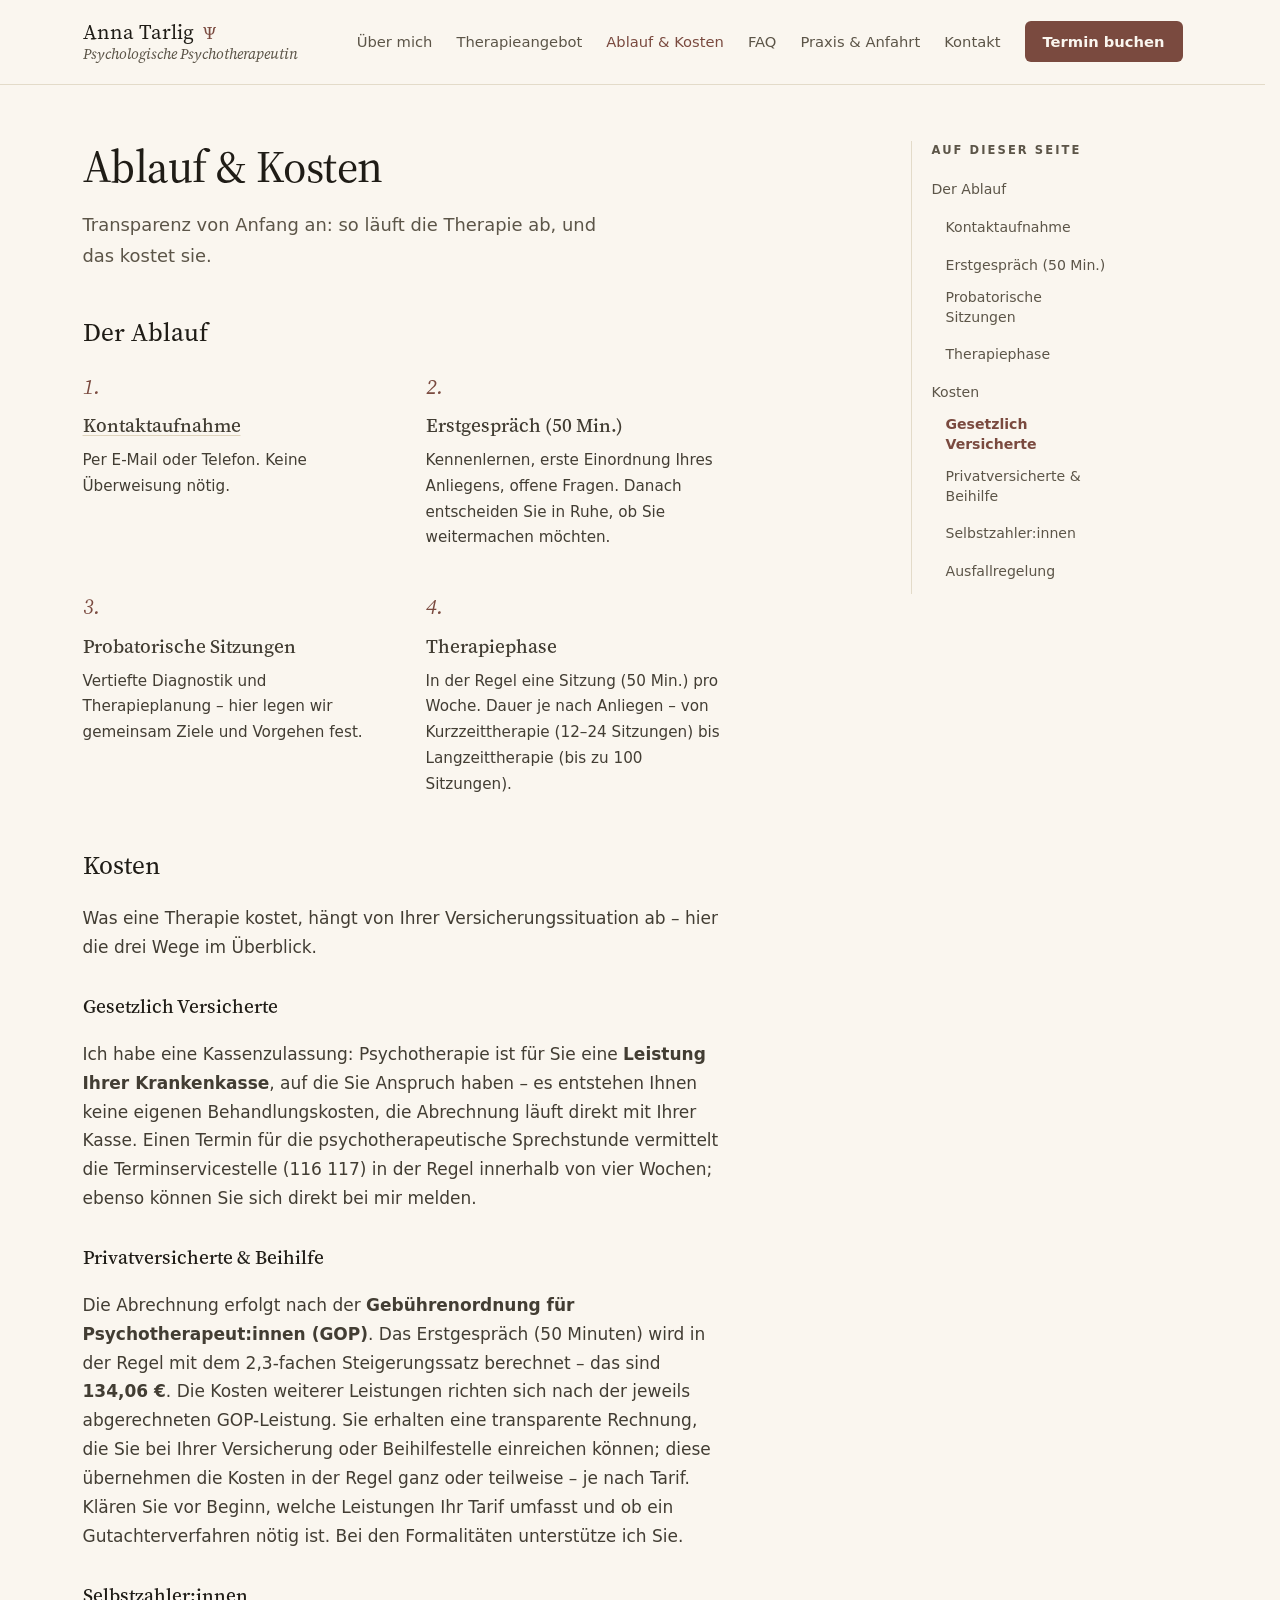
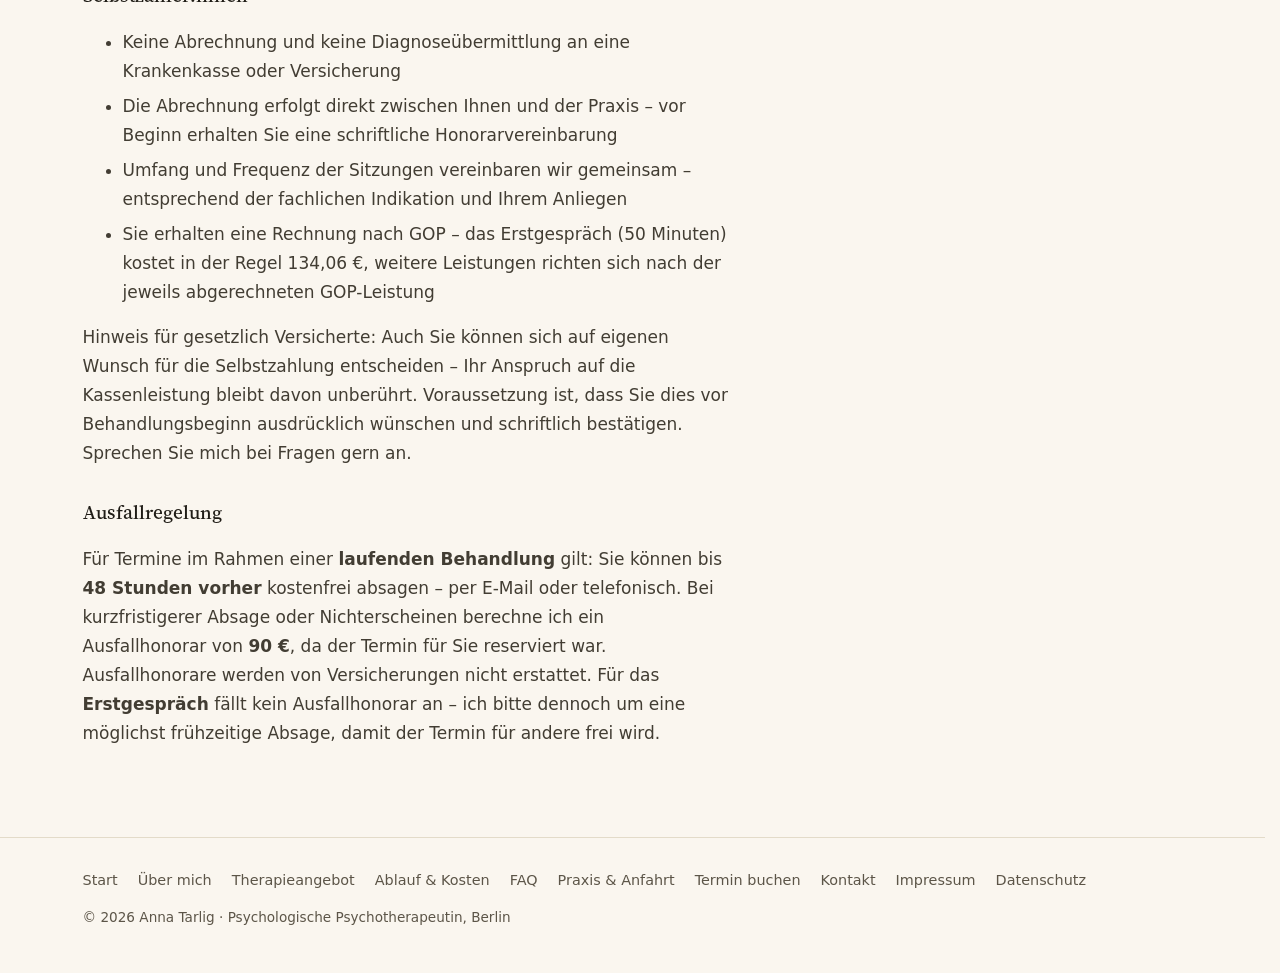
<file: ablauf-und-kosten/index.html>
<!DOCTYPE html><html lang="de"> <head><meta charset="utf-8"><meta name="viewport" content="width=device-width, initial-scale=1"><title>Ablauf &amp; Kosten – Anna Tarlig</title><meta name="description" content="Wie eine Psychotherapie bei Anna Tarlig abläuft – vom Erstgespräch bis zur Therapie. Kosten für gesetzlich Versicherte, Privatversicherte und Selbstzahler:innen in Berlin."><link rel="canonical" href="https://annatarlig.de/ablauf-und-kosten"><link rel="icon" href="/favicon.ico" sizes="32x32"><link rel="icon" href="/favicon.svg" type="image/svg+xml"><link rel="icon" href="/favicon-96.png" type="image/png" sizes="96x96"><link rel="apple-touch-icon" href="/apple-touch-icon.png"><link rel="preload" href="/fonts/SourceSerif4Variable-Roman.woff2" as="font" type="font/woff2" crossorigin><meta property="og:type" content="website"><meta property="og:title" content="Ablauf &amp; Kosten – Anna Tarlig"><meta property="og:description" content="Wie eine Psychotherapie bei Anna Tarlig abläuft – vom Erstgespräch bis zur Therapie. Kosten für gesetzlich Versicherte, Privatversicherte und Selbstzahler:innen in Berlin."><meta property="og:url" content="https://annatarlig.de/ablauf-und-kosten"><meta property="og:locale" content="de_DE"><script defer src="https://api.pirsch.io/pa.js" id="pianjs" data-code="5ZBsIJ00FLK5OmA7HkaPPxYURW7zita1"></script><style>@font-face{font-family:"Source Serif 4";src:url(/fonts/SourceSerif4Variable-Roman.woff2) format("woff2-variations");font-weight:200 900;font-style:normal;font-display:swap}@font-face{font-family:"Source Serif 4";src:url(/fonts/SourceSerif4Variable-Italic.woff2) format("woff2-variations");font-weight:200 900;font-style:italic;font-display:swap}:root{--bg: #faf6ef;--surface: #f3ecdf;--ink: #1f1c16;--body: #423d33;--muted: #5c5548;--line: #e3dbc9;--line-strong: #ded3bc;--accent: #7a4a3f;--accent-dark: #5f382e;--serif: "Source Serif 4", Charter, Georgia, serif;--sans: ui-sans-serif, system-ui, -apple-system, "Segoe UI", sans-serif;--radius: 6px}*{box-sizing:border-box}html,body{overflow-x:clip}html{scrollbar-gutter:stable}body{margin:0;background:var(--bg);color:var(--ink);font-family:var(--sans);font-size:17px;line-height:1.7;-webkit-font-smoothing:antialiased;text-rendering:optimizeLegibility}img,svg{max-width:100%;display:block}a{color:var(--accent)}a:hover{color:var(--accent-dark)}h1,h2,h3{font-family:var(--serif);font-weight:450;text-wrap:balance}.container{width:min(1100px,calc(100vw - 48px));margin-inline:auto}.site-header{position:sticky;top:0;z-index:20;background:#faf6efeb;backdrop-filter:blur(14px);-webkit-backdrop-filter:blur(14px);border-bottom:1px solid var(--line)}.header-inner{display:flex;justify-content:space-between;align-items:center;flex-wrap:wrap;gap:12px 24px;padding:20px 0}.brand{font-family:var(--serif);font-size:1.3rem;color:var(--ink);text-decoration:none;display:inline-block;line-height:1.2}.brand-sub{display:block;color:var(--muted);font-size:.92rem;font-style:italic;margin-top:1px}.brand-psi{color:var(--accent);font-size:1.05rem;margin:0 .35em}@media(hover:hover){.brand:hover .brand-name{text-decoration:underline;text-decoration-thickness:1px;text-underline-offset:4px}}.site-nav{display:flex;flex-wrap:wrap;align-items:center;gap:10px 24px;font-size:.92rem}.site-nav a{color:var(--muted);text-decoration:none}.site-nav a:not(.nav-cta)[aria-current=page]{color:var(--accent)}@media(hover:hover){.site-nav a:not(.nav-cta):hover{color:var(--ink);text-decoration:underline;text-decoration-thickness:1px;text-underline-offset:4px}}.site-nav a.nav-cta{background:var(--accent);color:var(--bg);padding:8px 18px;border-radius:var(--radius);font-weight:600}.site-nav a.nav-cta:hover{background:var(--accent-dark);color:var(--bg)}.nav-toggle-box,.nav-toggle{display:none}@media(max-width:720px){.header-inner{align-items:center;padding:14px 0;gap:8px 16px}.nav-toggle{display:inline-block;font-size:1.1rem;line-height:1.2;color:var(--ink);cursor:pointer;padding:8px 14px;border:1px solid var(--line-strong);border-radius:var(--radius);user-select:none;-webkit-user-select:none}.nav-toggle-box{display:block;position:absolute;opacity:0;pointer-events:none}.nav-toggle-box:focus-visible~.nav-toggle{outline:2px solid var(--accent);outline-offset:2px}.site-nav{display:none;width:100%;flex-direction:column;align-items:flex-start;gap:2px;padding:4px 0 14px;font-size:1.05rem}.site-nav a{padding:9px 0}.site-nav a.nav-cta{margin-top:8px;padding:10px 22px}.nav-toggle-box:checked~.site-nav{display:flex}.steps{grid-template-columns:1fr}}.hero{padding:72px 0 64px}.hero-inner{display:flex;flex-wrap:wrap;align-items:flex-start;gap:48px 72px}.hero-text{flex:1 1 480px;min-width:0}.eyebrow{font-size:.85rem;letter-spacing:.22em;text-transform:uppercase;color:var(--accent);font-weight:600;margin:0 0 26px}.hero h1{font-size:clamp(2.4rem,5.5vw,3.6rem);line-height:1.1;letter-spacing:-.015em;margin:0 0 26px}.hero h1 em{font-style:italic;color:var(--accent)}.lede{font-size:1.15rem;color:var(--muted);max-width:30em;margin:0 0 32px}.hero-note{margin:16px 0 0;font-size:.92rem;color:var(--muted);max-width:32em}.hero-figure{flex:1 1 340px;max-width:420px;margin:0}.hero-figure img,.portrait{width:100%;height:auto;aspect-ratio:4 / 5;object-fit:cover;border-radius:12px}.hero-figure figcaption{padding-top:12px}.hero-portrait-link{position:relative;display:block}.hero-portrait-link:after{content:"Über mich →";position:absolute;right:14px;bottom:14px;background:#faf6efeb;color:var(--accent-dark);font-size:.9rem;font-weight:600;padding:7px 14px;border-radius:var(--radius);opacity:0;transform:translateY(4px);transition:opacity .18s ease,transform .18s ease;pointer-events:none}@media(hover:hover){.hero-portrait-link:hover:after{opacity:1;transform:none}}.btn{display:inline-block;padding:13px 28px;border-radius:var(--radius);font-weight:600;text-decoration:none}.btn-primary{background:var(--accent);color:var(--bg)}.btn-primary:hover{background:var(--accent-dark);color:var(--bg)}.btn-ghost{color:var(--accent);border:1px solid var(--line-strong)}.btn-ghost:hover{border-color:var(--accent);color:var(--accent-dark)}.btn-row{display:flex;flex-wrap:wrap;align-items:center;gap:14px 24px}.link-arrow{color:var(--accent);font-weight:500;text-decoration:none}.link-arrow:hover{text-decoration:underline}.section{border-top:1px solid var(--line);padding:64px 0}.section--surface{background:var(--surface);border-top:none}.section h2{font-size:2.1rem;letter-spacing:-.01em;margin:0 0 24px}.section .eyebrow{margin:0 0 10px}.section-intro{max-width:34em;color:var(--muted);font-size:1.05rem;margin:0 0 32px}.card-grid,.themes{display:grid;grid-template-columns:repeat(auto-fit,minmax(280px,1fr));column-gap:56px;margin-top:12px}@media(min-width:640px){.themes{grid-template-columns:repeat(2,1fr);max-width:880px}}.card,.theme{padding:24px 0;border-top:1px solid var(--line)}.card h3,.theme h3{font-weight:500;font-size:1.2rem;margin:0 0 6px}.card p,.theme p{margin:0;color:var(--muted);font-size:.97rem}.steps{display:grid;grid-template-columns:repeat(auto-fit,minmax(220px,1fr));gap:36px 40px;list-style:none;margin:0;padding:0;counter-reset:step}.steps li:before{counter-increment:step;content:counter(step) ".";display:block;font-family:var(--serif);font-style:italic;color:var(--accent);font-size:1.1rem;margin-bottom:8px}.steps h3{font-weight:500;font-size:1.15rem;margin:0 0 6px}.steps .step-link{color:inherit;text-decoration:underline;text-decoration-color:var(--line-strong);text-underline-offset:.18em}.steps .step-link:hover{color:var(--accent-dark);text-decoration-color:var(--accent-dark)}.steps p{margin:0;color:var(--muted);font-size:.95rem}.faq{max-width:46em}.faq details{border-top:1px solid var(--line-strong)}.faq details:last-child{border-bottom:1px solid var(--line-strong)}.faq summary{font-family:var(--serif);font-weight:500;font-size:1.1rem;padding:18px 0;cursor:pointer;list-style:none}.faq summary::-webkit-details-marker{display:none}.faq summary:hover{color:var(--accent)}.faq details p{margin:0;padding:0 0 20px;color:var(--muted);font-size:.97rem;max-width:38em}.page{padding:56px 0 72px}.page-narrow{max-width:44em}.page h1{font-size:clamp(2rem,4.5vw,2.8rem);line-height:1.15;letter-spacing:-.01em;margin:0 0 18px}.page .lede{font-size:1.12rem}.prose h2{font-size:1.6rem;margin:40px 0 14px}.prose h3{font-weight:500;font-size:1.2rem;margin:28px 0 10px}.prose p,.prose ul,.prose ol{color:var(--body);max-width:38em}.prose li{margin-bottom:6px}.note{background:var(--surface);border-radius:8px;padding:18px 22px;font-size:.95rem}.prose .steps{gap:32px 40px;margin:8px 0 12px}.prose .steps li:before{font-size:1.35rem;margin:0 0 4px}.prose .steps h3{margin:0 0 6px}.prose .steps p{margin:0}.media-row{display:grid;grid-template-columns:repeat(auto-fit,minmax(280px,1fr));gap:20px;margin:32px 0 36px}.media-row img{width:100%;height:450px;object-fit:cover;border-radius:12px}.map-tile{display:block;text-decoration:none}.map-credit{display:block;margin-top:6px;font-size:.78rem;color:var(--muted)}.media-split{display:flex;flex-wrap:wrap;align-items:center;gap:40px 72px}.media-split>div{flex:1 1 420px;min-width:0}.media-photo{flex:1 1 300px;width:100%;max-width:420px;height:auto;border-radius:12px;object-fit:cover}html{scroll-behavior:smooth}.prose h2[id],.prose h3[id]{scroll-margin-top:104px}.page-grid{display:grid;grid-template-columns:minmax(0,44em) 200px;gap:24px 80px;align-items:start}.page-grid>*{min-width:0}.toc{position:sticky;top:110px;border-left:1px solid var(--line);padding-left:20px}.toc-title{font-size:.72rem;letter-spacing:.18em;text-transform:uppercase;color:var(--muted);font-weight:600;margin:0 0 14px}.toc ul{list-style:none;margin:0;padding:0}.toc li{margin:0 0 9px}.toc li.toc-sub{padding-left:14px}.toc a{color:var(--muted);text-decoration:none;font-size:.88rem;line-height:1.4;display:inline-block}.toc a:hover{color:var(--ink)}.toc a.active{color:var(--accent);font-weight:600}@media(max-width:1080px){.toc{display:none}.page-grid{grid-template-columns:1fr}}.contact-grid{display:grid;grid-template-columns:repeat(auto-fit,minmax(260px,1fr));column-gap:56px}.contact-card{padding:24px 0;border-top:1px solid var(--line)}.contact-card h3{font-weight:500;font-size:1.2rem;margin:0 0 6px}.contact-card p{margin:0;color:var(--muted);font-size:.97rem}.footer{border-top:1px solid var(--line)}.footer-inner{padding:30px 0 44px;display:flex;flex-direction:column;gap:14px;color:var(--muted);font-size:.9rem}.footer-copy{font-size:.85rem}.footer-links{display:flex;flex-wrap:wrap;gap:8px 20px}.footer a{color:var(--muted);text-decoration:none}.footer a:hover{color:var(--ink)}@media(max-width:640px){.hero{padding:48px 0 40px}.section{padding:48px 0}.page{padding:40px 0 56px}}.tel-text,.tel-link{white-space:nowrap}.tel-link{display:none}@media(hover:none)and (pointer:coarse){.tel-text{display:none}.tel-link{display:inline;color:inherit;text-decoration:none}}.absence-notice--global[data-astro-cid-ppdunkzr]{background:var(--surface);border-bottom:1px solid var(--line-strong);color:var(--body)}.absence-notice--global[data-astro-cid-ppdunkzr] .absence-notice__inner[data-astro-cid-ppdunkzr]{padding-block:11px}.absence-notice--global[data-astro-cid-ppdunkzr] p[data-astro-cid-ppdunkzr]{margin:0;font-size:.93rem;line-height:1.55}.absence-notice--global[data-astro-cid-ppdunkzr] strong[data-astro-cid-ppdunkzr]{color:var(--ink);font-family:var(--serif);font-size:1rem;font-weight:600}.absence-notice--global[data-astro-cid-ppdunkzr] a[data-astro-cid-ppdunkzr]{font-weight:600}.absence-notice--booking[data-astro-cid-ppdunkzr]{margin:8px 0 30px;padding:18px 22px;background:var(--surface);border:1px solid var(--line-strong);border-left:4px solid var(--accent);border-radius:8px}.absence-notice--booking[data-astro-cid-ppdunkzr] h2[data-astro-cid-ppdunkzr]{margin:0 0 6px;color:var(--accent-dark);font-size:1.25rem;font-weight:550}.absence-notice--booking[data-astro-cid-ppdunkzr] p[data-astro-cid-ppdunkzr]{margin:0;color:var(--body);font-size:.97rem;line-height:1.6}@media(max-width:640px){.absence-notice--global[data-astro-cid-ppdunkzr] .absence-notice__inner[data-astro-cid-ppdunkzr]{padding-block:10px}.absence-notice--booking[data-astro-cid-ppdunkzr]{margin-bottom:24px;padding:16px 18px}}#cc-main{background:transparent;color:var(--cc-primary-color);font-family:var(--cc-font-family);font-size:16px;font-weight:400;-webkit-font-smoothing:antialiased;-moz-osx-font-smoothing:grayscale;line-height:1.15;position:relative;text-rendering:optimizeLegibility;-webkit-text-size-adjust:100%;position:fixed;z-index:var(--cc-z-index)}#cc-main :after,#cc-main :before,#cc-main a,#cc-main button,#cc-main div,#cc-main h2,#cc-main input,#cc-main p,#cc-main span{all:unset;box-sizing:border-box}#cc-main .pm__badge,#cc-main button{all:initial;box-sizing:border-box;color:unset;visibility:unset}#cc-main .pm__badge,#cc-main a,#cc-main button,#cc-main input{-webkit-appearance:none;appearance:none;cursor:pointer;font-family:inherit;font-size:100%;line-height:normal;margin:0;outline:revert;outline-offset:2px;overflow:hidden}#cc-main table,#cc-main tbody,#cc-main td,#cc-main th,#cc-main thead,#cc-main tr{all:revert;color:inherit;font-family:inherit;font-size:inherit;font-weight:inherit}:root{--cc-font-family:-apple-system,BlinkMacSystemFont,"Segoe UI",Roboto,Helvetica,Arial,sans-serif,"Apple Color Emoji","Segoe UI Emoji","Segoe UI Symbol";--cc-modal-border-radius:.5rem;--cc-btn-border-radius:.4rem;--cc-modal-transition-duration:.25s;--cc-link-color:var(--cc-btn-primary-bg);--cc-modal-margin:1rem;--cc-z-index:2147483647;--cc-bg:#fff;--cc-primary-color:#2c2f31;--cc-secondary-color:#5e6266;--cc-btn-primary-bg:#30363c;--cc-btn-primary-color:#fff;--cc-btn-primary-border-color:var(--cc-btn-primary-bg);--cc-btn-primary-hover-bg:#000;--cc-btn-primary-hover-color:#fff;--cc-btn-primary-hover-border-color:var(--cc-btn-primary-hover-bg);--cc-btn-secondary-bg:#eaeff2;--cc-btn-secondary-color:var(--cc-primary-color);--cc-btn-secondary-border-color:var(--cc-btn-secondary-bg);--cc-btn-secondary-hover-bg:#d4dae0;--cc-btn-secondary-hover-color:#000;--cc-btn-secondary-hover-border-color:#d4dae0;--cc-separator-border-color:#f0f4f7;--cc-toggle-on-bg:var(--cc-btn-primary-bg);--cc-toggle-off-bg:#667481;--cc-toggle-on-knob-bg:#fff;--cc-toggle-off-knob-bg:var(--cc-toggle-on-knob-bg);--cc-toggle-enabled-icon-color:var(--cc-bg);--cc-toggle-disabled-icon-color:var(--cc-bg);--cc-toggle-readonly-bg:#d5dee2;--cc-toggle-readonly-knob-bg:#fff;--cc-toggle-readonly-knob-icon-color:var(--cc-toggle-readonly-bg);--cc-section-category-border:var(--cc-cookie-category-block-bg);--cc-cookie-category-block-bg:#f0f4f7;--cc-cookie-category-block-border:#f0f4f7;--cc-cookie-category-block-hover-bg:#e9eff4;--cc-cookie-category-block-hover-border:#e9eff4;--cc-cookie-category-expanded-block-bg:transparent;--cc-cookie-category-expanded-block-hover-bg:#dee4e9;--cc-overlay-bg:rgba(0,0,0,.65);--cc-webkit-scrollbar-bg:var(--cc-section-category-border);--cc-webkit-scrollbar-hover-bg:var(--cc-btn-primary-hover-bg);--cc-footer-bg:var(--cc-btn-secondary-bg);--cc-footer-color:var(--cc-secondary-color);--cc-footer-border-color:#e4eaed;--cc-pm-toggle-border-radius:4em}#cc-main.cc--rtl{direction:rtl}#cc-main .cm__title,#cc-main a,#cc-main b,#cc-main em,#cc-main strong{font-weight:600}#cc-main button>span{pointer-events:none}#cc-main .cc__link,#cc-main a{background-image:linear-gradient(currentColor,currentColor);background-position:0 100%;background-repeat:no-repeat;background-size:0 1px;font-weight:600;position:relative;transition:background-size .25s,color .25s ease}#cc-main .cc__link:hover,#cc-main a:hover{background-size:100% 1px;color:var(--cc-primary-color)}#cc-main .cc__link{color:var(--cc-link-color)}#cc-main .cm__desc,#cc-main .pm__body{overscroll-behavior:auto contain;scrollbar-width:thin}@media screen and (min-width:640px){#cc-main ::-webkit-scrollbar,#cc-main ::-webkit-scrollbar-thumb,#cc-main ::-webkit-scrollbar-track{all:revert}#cc-main ::-webkit-scrollbar-thumb{-webkit-background-clip:padding-box;background-clip:padding-box;background:var(--cc-toggle-readonly-bg);border:.25rem solid var(--cc-bg);border-radius:1rem}#cc-main ::-webkit-scrollbar-thumb:hover{background:var(--cc-toggle-off-bg)}#cc-main ::-webkit-scrollbar{background:transparent;width:12px}}html.disable--interaction.show--consent,html.disable--interaction.show--consent body{height:auto!important;overflow:hidden!important}@media(prefers-reduced-motion){#cc-main{--cc-modal-transition-duration:0s}}.cc--darkmode{--cc-bg:#161a1c;--cc-primary-color:#ebf3f6;--cc-secondary-color:#aebbc5;--cc-btn-primary-bg:#c2d0e0;--cc-btn-primary-color:var(--cc-bg);--cc-btn-primary-border-color:var(--cc-btn-primary-bg);--cc-btn-primary-hover-bg:#98a7b6;--cc-btn-primary-hover-color:#000;--cc-btn-primary-hover-border-color:var(--cc-btn-primary-hover-bg);--cc-btn-secondary-bg:#242c31;--cc-btn-secondary-color:var(--cc-primary-color);--cc-btn-secondary-border-color:var(--cc-btn-secondary-bg);--cc-btn-secondary-hover-bg:#353d43;--cc-btn-secondary-hover-color:#fff;--cc-btn-secondary-hover-border-color:var(--cc-btn-secondary-hover-bg);--cc-separator-border-color:#222a30;--cc-toggle-on-bg:var(--cc-btn-primary-bg);--cc-toggle-off-bg:#525f6b;--cc-toggle-on-knob-bg:var(--cc-btn-primary-color);--cc-toggle-off-knob-bg:var(--cc-btn-primary-color);--cc-toggle-enabled-icon-color:var(--cc-btn-primary-color);--cc-toggle-disabled-icon-color:var(--cc-btn-primary-color);--cc-toggle-readonly-bg:#343e45;--cc-toggle-readonly-knob-bg:#5f6b72;--cc-toggle-readonly-knob-icon-color:var(--cc-toggle-readonly-bg);--cc-section-category-border:#1e2428;--cc-cookie-category-block-bg:#1e2428;--cc-cookie-category-block-border:var(--cc-section-category-border);--cc-cookie-category-block-hover-bg:#242c31;--cc-cookie-category-block-hover-border:#232a2f;--cc-cookie-category-expanded-block-bg:transparent;--cc-cookie-category-expanded-block-hover-bg:var(--cc-toggle-readonly-bg);--cc-overlay-bg:rgba(0,0,0,.65);--cc-webkit-scrollbar-bg:var(--cc-section-category-border);--cc-webkit-scrollbar-hover-bg:var(--cc-btn-primary-hover-bg);--cc-footer-bg:#0c0e0f;--cc-footer-color:var(--cc-secondary-color);--cc-footer-border-color:#060809}.cc--darkmode #cc-main{color-scheme:dark}#cc-main .cm{background:var(--cc-bg);border-radius:var(--cc-modal-border-radius);box-shadow:0 .625em 1.875em #0000024d;display:flex;flex-direction:column;max-width:24rem;opacity:0;overflow:hidden;position:fixed;transform:translateY(1.6em);visibility:hidden;z-index:1}#cc-main .cm--top{top:var(--cc-modal-margin)}#cc-main .cm--middle{top:50%;transform:translateY(calc(-50% + 1.6em))}#cc-main .cm--bottom{bottom:var(--cc-modal-margin)}#cc-main .cm--center{left:var(--cc-modal-margin);margin:0 auto;right:var(--cc-modal-margin);width:unset}#cc-main .cm--left{left:var(--cc-modal-margin);margin-right:var(--cc-modal-margin)}#cc-main .cm--right{margin-left:var(--cc-modal-margin);right:var(--cc-modal-margin)}#cc-main .cm__body{display:flex;flex-direction:column;justify-content:space-between;position:relative}#cc-main .cm__btns,#cc-main .cm__links{padding:1rem 1.3rem;width:unset}#cc-main .cm__texts{display:flex;flex:1;flex-direction:column;justify-content:center;padding:1rem 0 0}#cc-main .cm__desc,#cc-main .cm__title{padding:0 1.3rem}#cc-main .cm__title{font-size:1.05em}#cc-main .cm__title+.cm__desc{margin-top:1.1em}#cc-main .cm__desc{color:var(--cc-secondary-color);font-size:.9em;line-height:1.5;max-height:40vh;overflow-x:visible;overflow-y:auto;padding-bottom:1em}#cc-main .cm__btns{border-top:1px solid var(--cc-separator-border-color);display:flex;flex-direction:column;justify-content:center}#cc-main .cm__btn-group{display:grid;grid-auto-columns:minmax(0,1fr)}#cc-main .cm__btn+.cm__btn,#cc-main .cm__btn-group+.cm__btn-group{margin-top:.375rem}#cc-main .cm--flip .cm__btn+.cm__btn,#cc-main .cm--flip .cm__btn-group+.cm__btn-group{margin-bottom:.375rem;margin-top:0}#cc-main .cm--inline .cm__btn+.cm__btn{margin-left:.375rem;margin-top:0}#cc-main .cm--inline.cm--flip .cm__btn+.cm__btn{margin-bottom:0;margin-left:0;margin-right:.375rem}#cc-main .cm--inline.cm--flip .cm__btn-group+.cm__btn-group{margin-bottom:.375rem;margin-right:0}#cc-main .cm--wide .cm__btn+.cm__btn,#cc-main .cm--wide .cm__btn-group+.cm__btn-group{margin-left:.375rem;margin-top:0}#cc-main .cm--wide.cm--flip .cm__btn+.cm__btn,#cc-main .cm--wide.cm--flip .cm__btn-group+.cm__btn-group{margin-bottom:0;margin-right:.375rem}#cc-main .cm--bar:not(.cm--inline) .cm__btn-group--uneven,#cc-main .cm--wide .cm__btn-group--uneven{display:flex;flex:1;justify-content:space-between}#cc-main .cm--bar:not(.cm--inline).cm--flip .cm__btn-group--uneven,#cc-main .cm--wide.cm--flip .cm__btn-group--uneven{flex-direction:row-reverse}#cc-main .cm__btn{background:var(--cc-btn-primary-bg);border:1px solid var(--cc-btn-primary-border-color);border-radius:var(--cc-btn-border-radius);color:var(--cc-btn-primary-color);font-size:.82em;font-weight:600;min-height:42px;padding:.5em 1em;text-align:center}#cc-main .cm__btn:hover{background:var(--cc-btn-primary-hover-bg);border-color:var(--cc-btn-primary-hover-border-color);color:var(--cc-btn-primary-hover-color)}#cc-main .cm__btn--secondary{background:var(--cc-btn-secondary-bg);border-color:var(--cc-btn-secondary-border-color);color:var(--cc-btn-secondary-color)}#cc-main .cm__btn--secondary:hover{background:var(--cc-btn-secondary-hover-bg);border-color:var(--cc-btn-secondary-hover-border-color);color:var(--cc-btn-secondary-hover-color)}#cc-main .cm__btn--close{border-radius:0;border-bottom-left-radius:var(--cc-btn-border-radius);border-right:none;border-top:none;display:none;font-size:1em;height:42px;min-width:auto!important;overflow:hidden;padding:0!important;position:absolute;right:0;top:0;width:42px}#cc-main .cm__btn--close svg{stroke:var(--cc-btn-primary-color);transform:scale(.5);transition:stroke .15s ease}#cc-main .cm__btn--close:hover svg{stroke:var(--cc-btn-primary-hover-color)}#cc-main .cm__btn--close.cm__btn--secondary svg{stroke:var(--cc-btn-secondary-color)}#cc-main .cm__btn--close.cm__btn--secondary:hover svg{stroke:var(--cc-btn-secondary-hover-color)}#cc-main .cm__btn--close+.cm__texts .cm__title{padding-right:3rem}#cc-main .cm--inline .cm__btn-group{grid-auto-flow:column}#cc-main .cm__footer{background:var(--cc-footer-bg);border-top:1px solid var(--cc-footer-border-color);color:var(--cc-footer-color);padding:.4em 0 .5em}#cc-main .cm__links{display:flex;flex-direction:row;padding-bottom:0;padding-top:0}#cc-main .cm__link-group{display:flex;flex-direction:row;font-size:.8em;width:100%}#cc-main .cm__link-group>*+*{margin-left:1.3rem}#cc-main .cm--flip .cm__btn:last-child{grid-row:1}#cc-main .cm--inline.cm--flip .cm__btn:last-child{grid-column:1}#cc-main .cm--box .cm__btn--close{display:block}#cc-main .cm--box.cm--flip .cm__btns{flex-direction:column-reverse}#cc-main .cm--box.cm--wide{max-width:36em}#cc-main .cm--box.cm--wide .cm__btns{flex-direction:row;justify-content:space-between}#cc-main .cm--box.cm--wide .cm__btn-group{grid-auto-flow:column}#cc-main .cm--box.cm--wide .cm__btn{min-width:120px;padding-left:1.8em;padding-right:1.8em}#cc-main .cm--box.cm--wide.cm--flip .cm__btns{flex-direction:row-reverse}#cc-main .cm--box.cm--wide.cm--flip .cm__btn:last-child{grid-column:1}#cc-main .cm--cloud{max-width:54em;width:unset}#cc-main .cm--cloud .cm__body{flex-direction:row}#cc-main .cm--cloud .cm__texts{flex:1}#cc-main .cm--cloud .cm__desc{max-height:9.4em}#cc-main .cm--cloud .cm__btns{border-left:1px solid var(--cc-separator-border-color);border-top:none;max-width:23em}#cc-main .cm--cloud .cm__btn-group{flex-direction:column}#cc-main .cm--cloud .cm__btn{min-width:19em}#cc-main .cm--cloud.cm--flip .cm__btn-group,#cc-main .cm--cloud.cm--flip .cm__btns{flex-direction:column-reverse}#cc-main .cm--cloud.cm--inline .cm__btn-group{flex-direction:row}#cc-main .cm--cloud.cm--inline .cm__btn{min-width:10em}#cc-main .cm--cloud.cm--inline.cm--flip .cm__btn-group{flex-direction:row-reverse}#cc-main .cm--bar{border-radius:0;left:0;margin:0;max-width:unset;opacity:1;right:0;transform:translateY(0);width:100vw;--cc-modal-transition-duration:.35s}#cc-main .cm--bar.cm--top{top:0;transform:translateY(-100%)}#cc-main .cm--bar.cm--bottom{bottom:0;transform:translateY(100%)}#cc-main .cm--bar .cm__body,#cc-main .cm--bar .cm__links{margin:0 auto;max-width:55em;width:100%}#cc-main .cm--bar .cm__body{padding:.5em 0 .9em}#cc-main .cm--bar .cm__btns{border-top:none;flex-direction:row;justify-content:space-between}#cc-main .cm--bar .cm__btn-group{grid-auto-flow:column}#cc-main .cm--bar:not(.cm--inline) .cm__btn+.cm__btn,#cc-main .cm--bar:not(.cm--inline) .cm__btn-group+.cm__btn-group{margin-left:.375rem;margin-top:0}#cc-main .cm--bar .cm__btn{min-width:120px;padding-left:2em;padding-right:2em}#cc-main .cm--bar.cm--flip:not(.cm--inline) .cm__btn+.cm__btn,#cc-main .cm--bar.cm--flip:not(.cm--inline) .cm__btn-group+.cm__btn-group{margin-bottom:0;margin-left:0;margin-right:.375rem}#cc-main .cm--bar.cm--flip .cm__btns{flex-direction:row-reverse}#cc-main .cm--bar.cm--flip .cm__btn:last-child{grid-column:1}#cc-main .cm--bar.cm--inline .cm__body,#cc-main .cm--bar.cm--inline .cm__links{max-width:74em}#cc-main .cm--bar.cm--inline .cm__body{flex-direction:row;padding:0}#cc-main .cm--bar.cm--inline .cm__btns{flex-direction:column;justify-content:center;max-width:23em}#cc-main .cm--bar.cm--inline.cm--flip .cm__btns{flex-direction:column-reverse}#cc-main .cc--anim .cm,#cc-main .cc--anim.cm-wrapper:before{transition:opacity var(--cc-modal-transition-duration) ease,visibility var(--cc-modal-transition-duration) ease,transform var(--cc-modal-transition-duration) ease}#cc-main .cc--anim .cm__btn,#cc-main .cc--anim .cm__close{transition:background-color .15s ease,border-color .15s ease,color .15s ease}.disable--interaction #cc-main .cm-wrapper:before{background:var(--cc-overlay-bg);content:"";inset:0;opacity:0;position:fixed;visibility:hidden;z-index:0}.show--consent #cc-main .cc--anim .cm{opacity:1;transform:translateY(0);visibility:visible!important}.show--consent #cc-main .cc--anim .cm--middle{transform:translateY(-50%)}.show--consent #cc-main .cc--anim .cm--bar{transform:translateY(0)}.show--consent #cc-main .cc--anim.cm-wrapper:before{opacity:1;visibility:visible}#cc-main.cc--rtl .cm__btn--close{border-bottom-left-radius:unset;border-bottom-right-radius:var(--cc-btn-border-radius);left:0;right:unset}#cc-main.cc--rtl .cm__btn--close+.cm__texts .cm__title{padding-left:3rem!important;padding-right:1.3rem}#cc-main.cc--rtl .cm--inline .cm__btn+.cm__btn{margin-left:0;margin-right:.375rem}#cc-main.cc--rtl .cm--inline.cm--flip .cm__btn+.cm__btn{margin-left:.375rem;margin-right:0}#cc-main.cc--rtl .cm:not(.cm--inline).cm--bar .cm__btn+.cm__btn,#cc-main.cc--rtl .cm:not(.cm--inline).cm--bar .cm__btn-group+.cm__btn-group,#cc-main.cc--rtl .cm:not(.cm--inline).cm--wide .cm__btn+.cm__btn,#cc-main.cc--rtl .cm:not(.cm--inline).cm--wide .cm__btn-group+.cm__btn-group{margin-left:0;margin-right:.375rem}#cc-main.cc--rtl .cm:not(.cm--inline).cm--bar.cm--flip .cm__btn+.cm__btn,#cc-main.cc--rtl .cm:not(.cm--inline).cm--wide.cm--flip .cm__btn+.cm__btn{margin-left:.375rem;margin-right:0}#cc-main.cc--rtl .cm__link-group>*+*{margin-left:0;margin-right:1.3rem}@media screen and (max-width:640px){#cc-main{--cc-modal-margin:.5em}#cc-main .cm{max-width:none!important;width:auto!important}#cc-main .cm__body{flex-direction:column!important;padding:0!important}#cc-main .cm__btns,#cc-main .cm__desc,#cc-main .cm__links,#cc-main .cm__title{padding-left:1.1rem!important;padding-right:1.1rem!important}#cc-main .cm__btns{border-left:none!important;border-top:1px solid var(--cc-separator-border-color)!important;flex-direction:column!important;max-width:none!important;min-width:auto!important}#cc-main .cm__btn+.cm__btn,#cc-main .cm__btn-group+.cm__btn-group{margin:.375rem 0 0!important}#cc-main .cm--flip .cm__btn+.cm__btn,#cc-main .cm--flip .cm__btn-group+.cm__btn-group{margin-bottom:.375rem!important;margin-top:0!important}#cc-main .cm__btn-group{display:flex!important;flex-direction:column!important;min-width:auto!important}#cc-main .cm__btn{flex:auto!important}#cc-main .cm__link-group{justify-content:center!important}#cc-main .cm--flip .cm__btn-group,#cc-main .cm--flip .cm__btns{flex-direction:column-reverse!important}}#cc-main .pm-wrapper{position:relative;z-index:2}#cc-main .pm{background:var(--cc-bg);border-radius:var(--cc-modal-border-radius);box-shadow:0 .625em 1.875em #0000024d;display:flex;flex-direction:column;opacity:0;overflow:hidden;position:fixed;visibility:hidden;width:100%;width:unset;z-index:1}#cc-main svg{fill:none;width:100%}#cc-main .pm__body,#cc-main .pm__footer,#cc-main .pm__header{padding:1em 1.4em}#cc-main .pm__header{align-items:center;border-bottom:1px solid var(--cc-separator-border-color);display:flex;justify-content:space-between}#cc-main .pm__title{align-items:center;display:flex;flex:1;font-weight:600;margin-right:2em}#cc-main .pm__close-btn{background:var(--cc-btn-secondary-bg);border:1px solid var(--cc-btn-secondary-border-color);border-radius:var(--cc-btn-border-radius);height:40px;position:relative;transition:all .15s ease;width:40px}#cc-main .pm__close-btn span{display:flex;height:100%;width:100%}#cc-main .pm__close-btn svg{stroke:var(--cc-btn-secondary-color);transform:scale(.5);transition:stroke .15s ease}#cc-main .pm__close-btn:hover{background:var(--cc-btn-secondary-hover-bg);border-color:var(--cc-btn-secondary-hover-border-color)}#cc-main .pm__close-btn:hover svg{stroke:var(--cc-btn-secondary-hover-color)}#cc-main .pm__body{flex:1;overflow-y:auto;overflow-y:overlay}#cc-main .pm__section,#cc-main .pm__section--toggle{border-radius:var(--cc-btn-border-radius);display:flex;flex-direction:column;margin-bottom:.5em}#cc-main .pm__section--toggle .pm__section-desc-wrapper{border:1px solid var(--cc-cookie-category-block-border);border-radius:var(--cc-btn-border-radius);border-top:none;border-top-left-radius:0;border-top-right-radius:0;display:none;margin-top:0!important;overflow:hidden}#cc-main .pm__section{border:1px solid var(--cc-separator-border-color);padding:1em;transition:background-color .25s ease,border-color .25s ease}#cc-main .pm__section:first-child{border:none;margin-bottom:2em;margin-top:0;padding:0;transition:none}#cc-main .pm__section:not(:first-child):hover{background:var(--cc-cookie-category-block-bg);border-color:var(--cc-cookie-category-block-border)}#cc-main .pm__section-toggles+.pm__section{margin-top:2em}#cc-main .pm__section--toggle{background:var(--cc-cookie-category-block-bg);border-top:none;margin-bottom:.375rem}#cc-main .pm__section--toggle .pm__section-title{align-items:center;background:var(--cc-cookie-category-block-bg);border:1px solid var(--cc-cookie-category-block-border);display:flex;justify-content:space-between;min-height:58px;padding:1.1em 5.4em 1.1em 1.2em;position:relative;transition:background-color .25s ease,border-color .25s ease;width:100%}#cc-main .pm__section--toggle .pm__section-title:hover{background:var(--cc-cookie-category-block-hover-bg);border-color:var(--cc-cookie-category-block-hover-border)}#cc-main .pm__section--toggle .pm__section-desc{margin-top:0;padding:1em}#cc-main .pm__section--toggle.is-expanded{--cc-cookie-category-block-bg:var(--cc-cookie-category-expanded-block-bg);--cc-cookie-category-block-border:var(--cc-cookie-category-expanded-block-hover-bg)}#cc-main .pm__section--toggle.is-expanded .pm__section-title{border-bottom-left-radius:0;border-bottom-right-radius:0}#cc-main .pm__section--toggle.is-expanded .pm__section-arrow svg{transform:scale(.5) rotate(180deg)}#cc-main .pm__section--toggle.is-expanded .pm__section-desc-wrapper{display:flex}#cc-main .pm__section--expandable .pm__section-title{cursor:pointer;padding-left:3.4em}#cc-main .pm__section--expandable .pm__section-arrow{background:var(--cc-toggle-readonly-bg);border-radius:100%;display:flex;height:20px;justify-content:center;left:18px;pointer-events:none;position:absolute;width:20px}#cc-main .pm__section--expandable .pm__section-arrow svg{stroke:var(--cc-btn-secondary-color);transform:scale(.5)}#cc-main .pm__section-title-wrapper{align-items:center;display:flex;position:relative}#cc-main .pm__section-title-wrapper+.pm__section-desc-wrapper{margin-top:.85em}#cc-main .pm__section-title{border-radius:var(--cc-btn-border-radius);font-size:.95em;font-weight:600}#cc-main .pm__badge{align-items:center;background:var(--cc-btn-secondary-bg);border-radius:5em;color:var(--cc-secondary-color);display:flex;flex:none;font-size:.8em;font-weight:600;height:23px;justify-content:center;margin-left:1em;min-width:23px;overflow:hidden;padding:0 .6em 1px;position:relative;text-align:center;white-space:nowrap;width:auto}#cc-main .pm__service-counter{background:var(--cc-btn-primary-bg);color:var(--cc-btn-primary-color);padding:0;width:23px}#cc-main .pm__service-counter[data-counterlabel]{padding:0 .6em 1px;width:auto}#cc-main .section__toggle,#cc-main .section__toggle-wrapper,#cc-main .toggle__icon,#cc-main .toggle__label{border-radius:var(--cc-pm-toggle-border-radius);height:23px;transform:translateZ(0);width:50px}#cc-main .section__toggle-wrapper{cursor:pointer;position:absolute;right:18px;z-index:1}#cc-main .toggle-service{height:19px;position:relative;right:0;width:42px}#cc-main .toggle-service .section__toggle,#cc-main .toggle-service .toggle__icon,#cc-main .toggle-service .toggle__label{height:19px;width:42px}#cc-main .toggle-service .toggle__icon{position:relative}#cc-main .toggle-service .toggle__icon-circle{height:19px;width:19px}#cc-main .toggle-service .section__toggle:checked~.toggle__icon .toggle__icon-circle{transform:translate(23px)}#cc-main .pm__section--toggle:nth-child(2) .section__toggle-wrapper:after{display:none!important}#cc-main .section__toggle{border:0;cursor:pointer;display:block;left:0;margin:0;position:absolute;top:0}#cc-main .section__toggle:disabled{cursor:not-allowed}#cc-main .toggle__icon{background:var(--cc-toggle-off-bg);box-shadow:0 0 0 1px var(--cc-toggle-off-bg);display:flex;flex-direction:row;pointer-events:none;position:absolute;transition:all .25s ease}#cc-main .toggle__icon-circle{background:var(--cc-toggle-off-knob-bg);border:none;border-radius:var(--cc-pm-toggle-border-radius);box-shadow:0 1px 2px #1820035c;display:block;height:23px;left:0;position:absolute;top:0;transition:transform .25s ease,background-color .25s ease;width:23px}#cc-main .toggle__icon-off,#cc-main .toggle__icon-on{height:100%;position:absolute;transition:opacity .15s ease;width:100%}#cc-main .toggle__icon-on{opacity:0;transform:rotate(45deg)}#cc-main .toggle__icon-on svg{stroke:var(--cc-toggle-on-bg);transform:scale(.55) rotate(-45deg)}#cc-main .toggle__icon-off{opacity:1}#cc-main .toggle__icon-off svg{stroke:var(--cc-toggle-off-bg);transform:scale(.55)}#cc-main .section__toggle:checked~.toggle__icon{background:var(--cc-toggle-on-bg);box-shadow:0 0 0 1px var(--cc-toggle-on-bg)}#cc-main .section__toggle:checked~.toggle__icon .toggle__icon-circle{background-color:var(--cc-toggle-on-knob-bg);transform:translate(27px)}#cc-main .section__toggle:checked~.toggle__icon .toggle__icon-on{opacity:1}#cc-main .section__toggle:checked~.toggle__icon .toggle__icon-off{opacity:0}#cc-main .section__toggle:checked:disabled~.toggle__icon{background:var(--cc-toggle-readonly-bg);box-shadow:0 0 0 1px var(--cc-toggle-readonly-bg)}#cc-main .section__toggle:checked:disabled~.toggle__icon .toggle__icon-circle{background:var(--cc-toggle-readonly-knob-bg);box-shadow:none}#cc-main .section__toggle:checked:disabled~.toggle__icon svg{stroke:var(--cc-toggle-readonly-knob-icon-color)}#cc-main .toggle__label{opacity:0;overflow:hidden;pointer-events:none;position:absolute;top:0;z-index:-1}#cc-main .pm__section-desc-wrapper{color:var(--cc-secondary-color);display:flex;flex-direction:column;font-size:.9em}#cc-main .pm__section-desc-wrapper>:not(:last-child){border-bottom:1px solid var(--cc-cookie-category-block-border)}#cc-main .pm__section-services{display:flex;flex-direction:column}#cc-main .pm__service{align-items:center;display:flex;justify-content:space-between;padding:.4em 1.2em;position:relative;transition:background-color .15s ease}#cc-main .pm__service:hover{background-color:var(--cc-cookie-category-block-hover-bg)}#cc-main .pm__service-header{align-items:center;display:flex;margin-right:1em;width:100%}#cc-main .pm__service-icon{border:2px solid;border-radius:100%;height:8px;margin-left:6px;margin-right:20px;margin-top:1px;min-width:8px}#cc-main .pm__service-title{font-size:.95em;width:100%;word-break:break-word}#cc-main .pm__section-desc{line-height:1.5em}#cc-main .pm__section-table{border-collapse:collapse;font-size:.9em;margin:0;overflow:hidden;padding:0;text-align:left;width:100%}#cc-main .pm__table-caption{text-align:left}#cc-main .pm__table-caption,#cc-main .pm__table-head>tr{border-bottom:1px dashed var(--cc-separator-border-color);color:var(--cc-primary-color);font-weight:600}#cc-main .pm__table-tr{transition:background-color .15s ease}#cc-main .pm__table-tr:hover{background:var(--cc-cookie-category-block-hover-bg)}#cc-main .pm__table-caption,#cc-main .pm__table-td,#cc-main .pm__table-th{padding:.625em .625em .625em 1.2em;vertical-align:top}#cc-main .pm__footer{border-top:1px solid var(--cc-separator-border-color);display:flex;justify-content:space-between}#cc-main .pm__btn-group{display:flex}#cc-main .pm__btn+.pm__btn,#cc-main .pm__btn-group+.pm__btn-group{margin-left:.375rem}#cc-main .pm--flip .pm__btn+.pm__btn,#cc-main .pm--flip .pm__btn-group+.pm__btn-group{margin-left:0;margin-right:.375rem}#cc-main .pm__btn{background:var(--cc-btn-primary-bg);border:1px solid var(--cc-btn-primary-border-color);border-radius:var(--cc-btn-border-radius);color:var(--cc-btn-primary-color);flex:auto;font-size:.82em;font-weight:600;min-height:42px;min-width:110px;padding:.5em 1.5em;text-align:center;transition:background-color .15s ease,border-color .15s ease,color .15s ease}#cc-main .pm__btn:hover{background:var(--cc-btn-primary-hover-bg);border-color:var(--cc-btn-primary-hover-border-color);color:var(--cc-btn-primary-hover-color)}#cc-main .pm__btn--secondary{background:var(--cc-btn-secondary-bg);border-color:var(--cc-btn-secondary-border-color);color:var(--cc-btn-secondary-color)}#cc-main .pm__btn--secondary:hover{background:var(--cc-btn-secondary-hover-bg);border-color:var(--cc-btn-secondary-hover-border-color);color:var(--cc-btn-secondary-hover-color)}#cc-main .pm--box{height:calc(100% - 2em);left:var(--cc-modal-margin);margin:0 auto;max-height:37.5em;max-width:43em;right:var(--cc-modal-margin);top:50%;transform:translateY(calc(-50% + 1.6em))}#cc-main .pm--box.pm--flip .pm__btn-group,#cc-main .pm--box.pm--flip .pm__footer{flex-direction:row-reverse}#cc-main .pm--bar{border-radius:0;bottom:0;height:100%;margin:0;max-height:none;max-width:29em;opacity:1;top:0;width:100%;--cc-modal-transition-duration:.35s}#cc-main .pm--bar .pm__section-table,#cc-main .pm--bar .pm__table-body,#cc-main .pm--bar .pm__table-td,#cc-main .pm--bar .pm__table-th,#cc-main .pm--bar .pm__table-tr{display:block}#cc-main .pm--bar .pm__table-head{display:none}#cc-main .pm--bar .pm__table-caption{display:block}#cc-main .pm--bar .pm__table-tr:not(:last-child){border-bottom:1px solid var(--cc-separator-border-color)}#cc-main .pm--bar .pm__table-td{display:flex;justify-content:space-between}#cc-main .pm--bar .pm__table-td:before{color:var(--cc-primary-color);content:attr(data-column);flex:1;font-weight:600;min-width:100px;overflow:hidden;padding-right:2em;text-overflow:ellipsis}#cc-main .pm--bar .pm__table-td>div{flex:3}#cc-main .pm--bar:not(.pm--wide) .pm__body,#cc-main .pm--bar:not(.pm--wide) .pm__footer,#cc-main .pm--bar:not(.pm--wide) .pm__header{padding:1em 1.3em}#cc-main .pm--bar:not(.pm--wide) .pm__btn-group,#cc-main .pm--bar:not(.pm--wide) .pm__footer{flex-direction:column}#cc-main .pm--bar:not(.pm--wide) .pm__btn+.pm__btn,#cc-main .pm--bar:not(.pm--wide) .pm__btn-group+.pm__btn-group{margin:.375rem 0 0}#cc-main .pm--bar:not(.pm--wide).pm--flip .pm__btn-group,#cc-main .pm--bar:not(.pm--wide).pm--flip .pm__footer{flex-direction:column-reverse}#cc-main .pm--bar:not(.pm--wide).pm--flip .pm__btn+.pm__btn,#cc-main .pm--bar:not(.pm--wide).pm--flip .pm__btn-group+.pm__btn-group{margin-bottom:.375rem;margin-top:0}#cc-main .pm--bar:not(.pm--wide) .pm__badge{display:none}#cc-main .pm--bar.pm--left{left:0;transform:translate(-100%)}#cc-main .pm--bar.pm--right{right:0;transform:translate(100%)}#cc-main .pm--bar.pm--wide{max-width:35em}#cc-main .pm--bar.pm--wide .pm__body,#cc-main .pm--bar.pm--wide .pm__footer,#cc-main .pm--bar.pm--wide .pm__header{padding:1em 1.4em}#cc-main .pm--bar.pm--wide.pm--flip .pm__btn-group,#cc-main .pm--bar.pm--wide.pm--flip .pm__footer{flex-direction:row-reverse}#cc-main .pm-overlay{background:var(--cc-overlay-bg);content:"";inset:0;opacity:0;position:fixed;visibility:hidden;z-index:1}#cc-main .cc--anim .pm,#cc-main .cc--anim .pm-overlay{transition:opacity var(--cc-modal-transition-duration) ease,visibility var(--cc-modal-transition-duration) ease,transform var(--cc-modal-transition-duration) ease}.show--preferences #cc-main .cc--anim .pm{opacity:1;visibility:visible!important}.show--preferences #cc-main .cc--anim .pm--box{transform:translateY(-50%)}.show--preferences #cc-main .cc--anim .pm--bar{transform:translate(0)}.show--preferences #cc-main .cc--anim .pm-overlay{opacity:1;visibility:visible}#cc-main.cc--rtl .pm__service-header{margin-left:1em;margin-right:0}#cc-main.cc--rtl .pm__section-arrow{left:unset;right:18px}#cc-main.cc--rtl .section__toggle-wrapper{left:18px;right:unset;transform-origin:left}#cc-main.cc--rtl .toggle-service{left:0}#cc-main.cc--rtl .pm__service-icon{margin-left:20px;margin-right:5px}#cc-main.cc--rtl .pm__section--toggle .pm__section-title{padding-left:5.4em;padding-right:1.2em}#cc-main.cc--rtl .pm__section--expandable .pm__section-title{padding-right:3.4em}#cc-main.cc--rtl .pm__badge{margin-left:unset;margin-right:1em}#cc-main.cc--rtl .toggle__icon-circle{transform:translate(27px)}#cc-main.cc--rtl .toggle-service .toggle__icon-circle{transform:translate(23px)}#cc-main.cc--rtl .section__toggle:checked~.toggle__icon .toggle__icon-circle{transform:translate(0)}#cc-main.cc--rtl .pm__table-td,#cc-main.cc--rtl .pm__table-th{padding-left:unset;padding-right:1.2em;text-align:right}#cc-main.cc--rtl .pm__table-td{padding-left:unset;padding-right:1.2em}#cc-main.cc--rtl .pm__table-td:before{padding-left:2em;padding-right:unset}#cc-main.cc--rtl .pm__btn+.pm__btn,#cc-main.cc--rtl .pm__btn-group+.pm__btn-group{margin-left:0;margin-right:.375rem}#cc-main.cc--rtl .pm--flip .pm__btn+.pm__btn,#cc-main.cc--rtl .pm--flip .pm__btn-group+.pm__btn-group{margin-left:.375rem;margin-right:0}#cc-main.cc--rtl .pm--flip.pm--bar:not(.pm--wide) .pm__btn+.pm__btn,#cc-main.cc--rtl .pm--flip.pm--bar:not(.pm--wide) .pm__btn-group+.pm__btn-group{margin-left:0}@media screen and (max-width:640px){#cc-main .pm{border-radius:0;height:auto;inset:0;max-height:100%;max-width:none!important;transform:translateY(1.6em)}#cc-main .pm__body,#cc-main .pm__footer,#cc-main .pm__header{padding:.9em!important}#cc-main .pm__badge{display:none}#cc-main .pm__section-table,#cc-main .pm__table-body,#cc-main .pm__table-caption,#cc-main .pm__table-td,#cc-main .pm__table-th,#cc-main .pm__table-tr{display:block}#cc-main .pm__table-head{display:none}#cc-main .pm__table-tr:not(:last-child){border-bottom:1px solid var(--cc-separator-border-color)}#cc-main .pm__table-td{display:flex;justify-content:space-between}#cc-main .pm__table-td:before{color:var(--cc-primary-color);content:attr(data-column);flex:1;font-weight:600;min-width:100px;overflow:hidden;padding-right:2em;text-overflow:ellipsis}#cc-main .pm__table-td>div{flex:3}#cc-main .pm__btn-group,#cc-main .pm__footer{flex-direction:column!important}#cc-main .pm__btn-group{display:flex!important}#cc-main .pm__btn+.pm__btn,#cc-main .pm__btn-group+.pm__btn-group{margin:.375rem 0 0!important}#cc-main .pm--flip .pm__btn+.pm__btn,#cc-main .pm--flip .pm__btn-group+.pm__btn-group{margin-bottom:.375rem!important;margin-top:0!important}#cc-main .pm--flip .pm__btn-group,#cc-main .pm--flip .pm__footer{flex-direction:column-reverse!important}.show--preferences #cc-main .cc--anim .pm{transform:translateY(0)!important}}#cc-main{--cc-btn-primary-bg: var(--accent, #7a4a3f);--cc-btn-primary-hover-bg: var(--accent-dark, #5f382e);--cc-btn-primary-border-color: var(--accent, #7a4a3f);--cc-btn-primary-hover-border-color: var(--accent-dark, #5f382e);--cc-toggle-on-bg: var(--accent, #7a4a3f);--cc-link-color: var(--accent, #7a4a3f);--cc-font-family: var(--sans)}#cc-main .cm__btn-group:has(.cm__btn+.cm__btn){display:flex;flex-direction:row-reverse;justify-content:space-between;gap:1rem}#cc-main .cm__btn-group:has(.cm__btn+.cm__btn) .cm__btn{flex:0 1 46%}
</style></head> <body> <header class="site-header"> <div class="container header-inner"> <input type="checkbox" id="nav-toggle" class="nav-toggle-box" aria-label="Menü öffnen"> <a class="brand" href="/" aria-label="Anna Tarlig – Startseite"><span class="brand-name">Anna Tarlig</span><span class="brand-psi" aria-hidden="true"> Ψ </span><span class="brand-sub">Psychologische Psychotherapeutin</span></a> <label for="nav-toggle" class="nav-toggle" aria-label="Menü">☰</label> <nav class="site-nav" aria-label="Hauptnavigation"> <a href="/ueber-mich"> Über mich </a><a href="/therapieangebot"> Therapieangebot </a><a href="/ablauf-und-kosten" aria-current="page"> Ablauf &amp; Kosten </a><a href="/faq"> FAQ </a><a href="/anfahrt"> Praxis &amp; Anfahrt </a><a href="/kontakt"> Kontakt </a><a href="/termin" class="nav-cta"> Termin buchen </a> </nav> </div> </header> <aside class="absence-notice absence-notice--global" role="note" aria-labelledby="absence-notice-heading-global" data-absence-notice data-end-date="2026-08-16" data-time-zone="Europe/Berlin" data-astro-cid-ppdunkzr><div class="container absence-notice__inner" data-astro-cid-ppdunkzr><p data-astro-cid-ppdunkzr><strong id="absence-notice-heading-global" data-astro-cid-ppdunkzr>Urlaubshinweis:</strong> Die Praxis ist bis einschließlich 16. August 2026 im Urlaub. Anfragen per E-Mail oder Telefon beantworte ich gern nach meiner Rückkehr. <a href="/buchen" data-astro-cid-ppdunkzr>Online-Termine können Sie weiterhin über Cal.com buchen.</a></p></div></aside> <main>  <div class="container page page-grid"> <div class="page-narrow"> <h1>Ablauf & Kosten</h1> <p class="lede">
Transparenz von Anfang an: so läuft die Therapie ab, und das kostet sie.
</p> <div class="prose"> <h2>Der Ablauf</h2> <ol class="steps"> <li> <h3><a href="/kontakt" class="step-link">Kontaktaufnahme</a></h3> <p>Per E-Mail oder Telefon. Keine Überweisung nötig.</p> </li> <li> <h3>Erstgespräch (50 Min.)</h3> <p>
Kennenlernen, erste Einordnung Ihres Anliegens, offene Fragen. Danach
              entscheiden Sie in Ruhe, ob Sie weitermachen möchten.
</p> </li> <li> <h3>Probatorische Sitzungen</h3> <p>
Vertiefte Diagnostik und Therapieplanung – hier legen wir gemeinsam
              Ziele und Vorgehen fest.
</p> </li> <li> <h3>Therapiephase</h3> <p>
In der Regel eine Sitzung (50 Min.) pro Woche. Dauer je nach Anliegen –
              von Kurzzeittherapie (12–24 Sitzungen) bis Langzeittherapie (bis zu 100 Sitzungen).
</p> </li> </ol> <h2>Kosten</h2> <p>
Was eine Therapie kostet, hängt von Ihrer Versicherungssituation ab –
          hier die drei Wege im Überblick.
</p> <h3>Gesetzlich Versicherte</h3> <p>
Ich habe eine Kassenzulassung: Psychotherapie ist für Sie eine
<strong>Leistung Ihrer Krankenkasse</strong>, auf die Sie Anspruch haben –
          es entstehen Ihnen keine eigenen Behandlungskosten, die Abrechnung läuft
          direkt mit Ihrer Kasse.
          Einen Termin für die psychotherapeutische Sprechstunde vermittelt die
          Terminservicestelle (116&nbsp;117) in der Regel innerhalb von vier Wochen;
          ebenso können Sie sich direkt bei mir melden.
</p> <h3 id="privat-beihilfe">Privatversicherte & Beihilfe</h3> <p>
Die Abrechnung erfolgt nach der <strong>Gebührenordnung für
          Psychotherapeut:innen (GOP)</strong>. Das Erstgespräch (50 Minuten) wird
          in der Regel mit dem 2,3-fachen Steigerungssatz berechnet – das sind
<strong>134,06&nbsp;€</strong>. Die Kosten weiterer Leistungen richten
          sich nach der jeweils abgerechneten GOP-Leistung. Sie erhalten eine
          transparente Rechnung,
          die Sie bei Ihrer Versicherung oder Beihilfestelle einreichen können;
          diese übernehmen die Kosten in der Regel ganz oder teilweise – je nach
          Tarif. Klären Sie vor Beginn, welche Leistungen Ihr Tarif umfasst und ob
          ein Gutachterverfahren nötig ist. Bei den Formalitäten unterstütze ich Sie.
</p> <h3>Selbstzahler:innen</h3> <ul> <li>Keine Abrechnung und keine Diagnoseübermittlung an eine Krankenkasse oder Versicherung</li> <li>Die Abrechnung erfolgt direkt zwischen Ihnen und der Praxis – vor Beginn erhalten Sie eine schriftliche Honorarvereinbarung</li> <li>Umfang und Frequenz der Sitzungen vereinbaren wir gemeinsam – entsprechend der fachlichen Indikation und Ihrem Anliegen</li> <li>Sie erhalten eine Rechnung nach GOP – das Erstgespräch (50 Minuten) kostet in der Regel 134,06&nbsp;€, weitere Leistungen richten sich nach der jeweils abgerechneten GOP-Leistung</li> </ul> <p>
Hinweis für gesetzlich Versicherte: Auch Sie können sich auf eigenen Wunsch
          für die Selbstzahlung entscheiden – Ihr
          Anspruch auf die Kassenleistung bleibt davon unberührt. Voraussetzung ist,
          dass Sie dies vor Behandlungsbeginn ausdrücklich wünschen und schriftlich
          bestätigen. Sprechen Sie mich bei Fragen gern an.
</p> <h3>Ausfallregelung</h3> <p>
Für Termine im Rahmen einer <strong>laufenden Behandlung</strong> gilt:
          Sie können bis <strong>48 Stunden vorher</strong> kostenfrei absagen –
          per E-Mail oder telefonisch. Bei kurzfristigerer Absage oder
          Nichterscheinen berechne ich ein Ausfallhonorar von
<strong>90&nbsp;€</strong>, da der Termin für Sie reserviert war.
          Ausfallhonorare werden von Versicherungen nicht erstattet.
          Für das <strong>Erstgespräch</strong> fällt kein Ausfallhonorar an –
          ich bitte dennoch um eine möglichst frühzeitige Absage, damit der
          Termin für andere frei wird.
</p> </div> </div> <aside class="toc" aria-label="Auf dieser Seite" hidden> <p class="toc-title">Auf dieser Seite</p> <nav><ul></ul></nav> </aside> <script type="module">const r=document.querySelector(".toc"),i=r?.querySelector("ul"),n=Array.from(document.querySelectorAll(".prose h2, .prose h3"));if(r&&i&&n.length>=3){const l=e=>e.toLowerCase().replace(/ä/g,"ae").replace(/ö/g,"oe").replace(/ü/g,"ue").replace(/ß/g,"ss").replace(/[^a-z0-9]+/g,"-").replace(/^-+|-+$/g,""),a=new Set,s=new Map;for(const e of n){if(!e.id){let c=l(e.textContent??"abschnitt")||"abschnitt";for(;a.has(c);)c+="-x";e.id=c}a.add(e.id);const t=document.createElement("li");e.tagName==="H3"&&(t.className="toc-sub");const o=document.createElement("a");o.href=`#${e.id}`,o.textContent=e.textContent,t.appendChild(o),i.appendChild(t),s.set(e,o)}r.hidden=!1;const d=new IntersectionObserver(e=>{for(const t of e)t.isIntersecting&&(s.forEach(o=>o.classList.remove("active")),s.get(t.target)?.classList.add("active"))},{rootMargin:"0px 0px -75% 0px"});n.forEach(e=>d.observe(e))}</script> </div>  </main> <footer class="footer"> <div class="container footer-inner"> <nav class="footer-links" aria-label="Seitenübersicht"> <a href="/">Start</a> <a href="/ueber-mich">Über mich</a> <a href="/therapieangebot">Therapieangebot</a> <a href="/ablauf-und-kosten">Ablauf &amp; Kosten</a> <a href="/faq">FAQ</a> <a href="/anfahrt">Praxis &amp; Anfahrt</a> <a href="/termin">Termin buchen</a> <a href="/kontakt">Kontakt</a> <a href="/impressum">Impressum</a> <a href="/datenschutz">Datenschutz</a> </nav> <span class="footer-copy">&copy; 2026 Anna Tarlig · Psychologische Psychotherapeutin, Berlin</span> </div> </footer> <div id="cc-cfg" data-ads-id="AW-18309544416" hidden></div> <script type="module" src="/_astro/CookieConsent.astro_astro_type_script_index_0_lang.CnT59-5z.js"></script> <script>
      (() => {
        const notices = document.querySelectorAll("[data-absence-notice]");

        notices.forEach((notice) => {
          if (!(notice instanceof HTMLElement)) return;

          const endDate = notice.dataset.endDate;
          const timeZone = notice.dataset.timeZone;
          if (!endDate || !timeZone) return;

          try {
            const dateParts = new Intl.DateTimeFormat("en", {
              timeZone,
              year: "numeric",
              month: "2-digit",
              day: "2-digit",
            }).formatToParts(new Date());
            const dateValues = Object.fromEntries(
              dateParts.map(({ type, value }) => [type, value]),
            );
            const currentDate = `${dateValues.year}-${dateValues.month}-${dateValues.day}`;

            if (currentDate > endDate) notice.hidden = true;
          } catch {
            // Bei unerwartet fehlender Zeitzonen-Unterstützung bleibt der Hinweis sichtbar.
          }
        });
      })();
    </script> </body> </html>
</file>
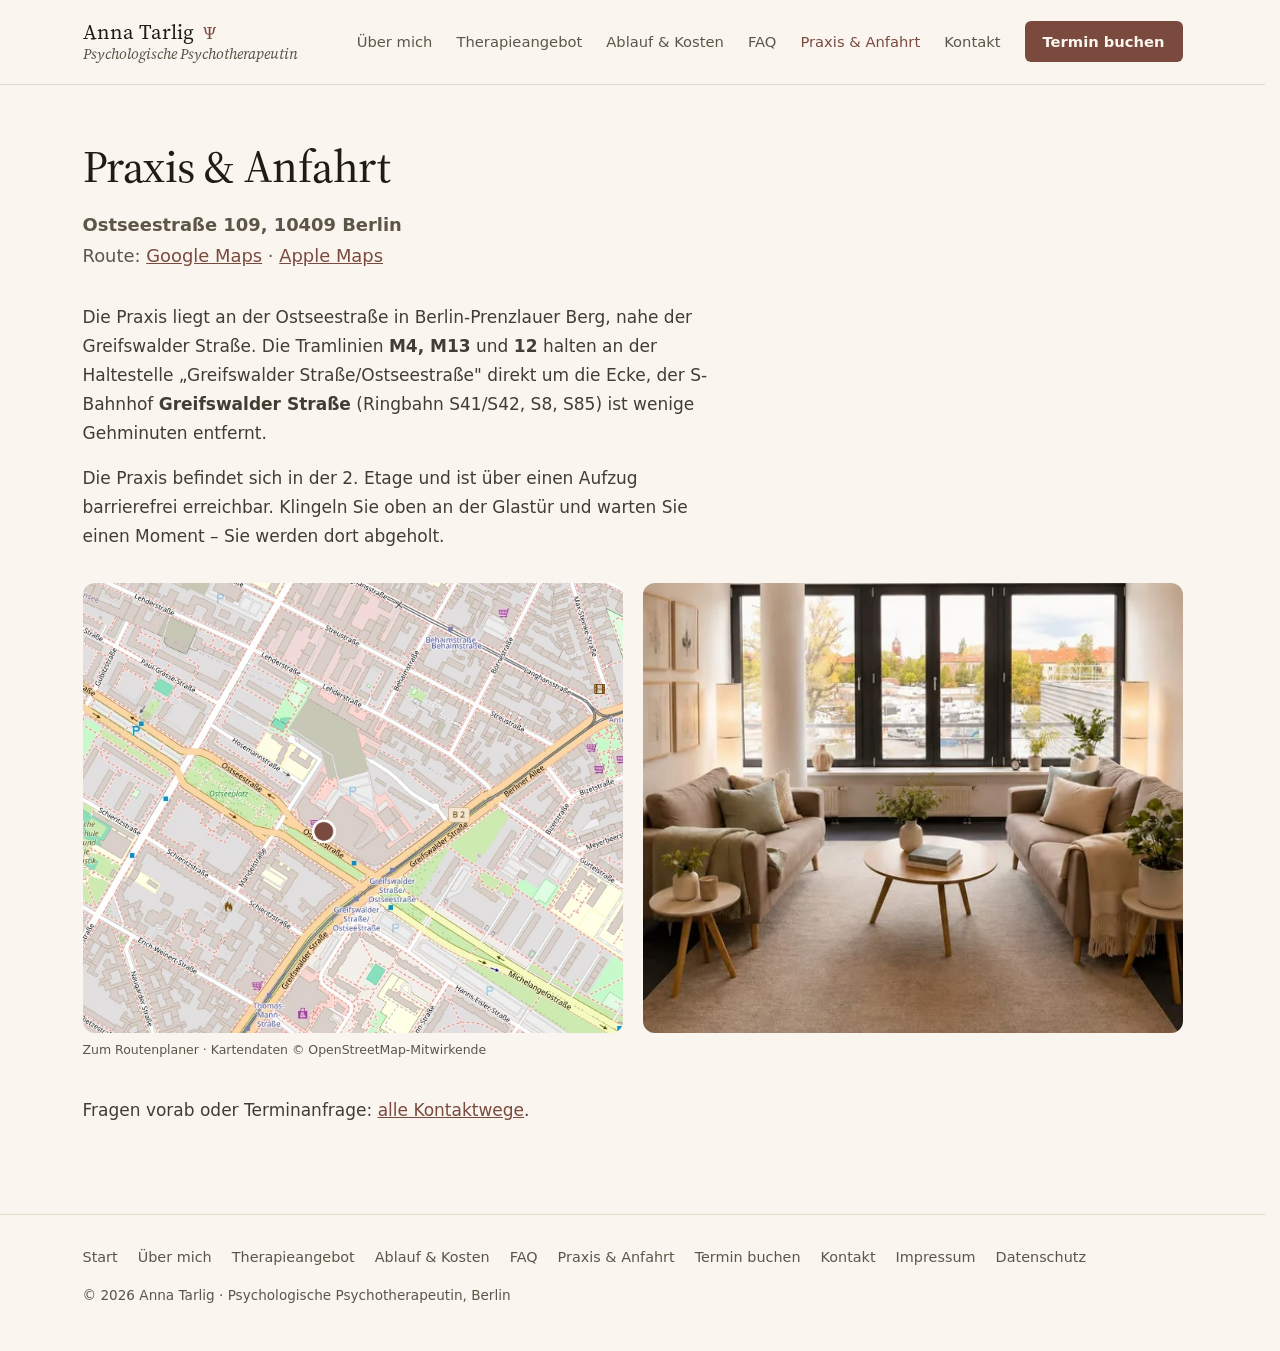
<file: anfahrt/index.html>
<!DOCTYPE html><html lang="de"> <head><meta charset="utf-8"><meta name="viewport" content="width=device-width, initial-scale=1"><title>Praxis &amp; Anfahrt – Anna Tarlig</title><meta name="description" content="Praxis Anna Tarlig, Ostseestraße 109, 10409 Berlin-Prenzlauer Berg – Anfahrt mit Tram und S-Bahn, barrierefreier Zugang."><link rel="canonical" href="https://annatarlig.de/anfahrt"><link rel="icon" href="/favicon.ico" sizes="32x32"><link rel="icon" href="/favicon.svg" type="image/svg+xml"><link rel="icon" href="/favicon-96.png" type="image/png" sizes="96x96"><link rel="apple-touch-icon" href="/apple-touch-icon.png"><link rel="preload" href="/fonts/SourceSerif4Variable-Roman.woff2" as="font" type="font/woff2" crossorigin><meta property="og:type" content="website"><meta property="og:title" content="Praxis &amp; Anfahrt – Anna Tarlig"><meta property="og:description" content="Praxis Anna Tarlig, Ostseestraße 109, 10409 Berlin-Prenzlauer Berg – Anfahrt mit Tram und S-Bahn, barrierefreier Zugang."><meta property="og:url" content="https://annatarlig.de/anfahrt"><meta property="og:locale" content="de_DE"><script defer src="https://api.pirsch.io/pa.js" id="pianjs" data-code="5ZBsIJ00FLK5OmA7HkaPPxYURW7zita1"></script><style>@font-face{font-family:"Source Serif 4";src:url(/fonts/SourceSerif4Variable-Roman.woff2) format("woff2-variations");font-weight:200 900;font-style:normal;font-display:swap}@font-face{font-family:"Source Serif 4";src:url(/fonts/SourceSerif4Variable-Italic.woff2) format("woff2-variations");font-weight:200 900;font-style:italic;font-display:swap}:root{--bg: #faf6ef;--surface: #f3ecdf;--ink: #1f1c16;--body: #423d33;--muted: #5c5548;--line: #e3dbc9;--line-strong: #ded3bc;--accent: #7a4a3f;--accent-dark: #5f382e;--serif: "Source Serif 4", Charter, Georgia, serif;--sans: ui-sans-serif, system-ui, -apple-system, "Segoe UI", sans-serif;--radius: 6px}*{box-sizing:border-box}html,body{overflow-x:clip}html{scrollbar-gutter:stable}body{margin:0;background:var(--bg);color:var(--ink);font-family:var(--sans);font-size:17px;line-height:1.7;-webkit-font-smoothing:antialiased;text-rendering:optimizeLegibility}img,svg{max-width:100%;display:block}a{color:var(--accent)}a:hover{color:var(--accent-dark)}h1,h2,h3{font-family:var(--serif);font-weight:450;text-wrap:balance}.container{width:min(1100px,calc(100vw - 48px));margin-inline:auto}.site-header{position:sticky;top:0;z-index:20;background:#faf6efeb;backdrop-filter:blur(14px);-webkit-backdrop-filter:blur(14px);border-bottom:1px solid var(--line)}.header-inner{display:flex;justify-content:space-between;align-items:center;flex-wrap:wrap;gap:12px 24px;padding:20px 0}.brand{font-family:var(--serif);font-size:1.3rem;color:var(--ink);text-decoration:none;display:inline-block;line-height:1.2}.brand-sub{display:block;color:var(--muted);font-size:.92rem;font-style:italic;margin-top:1px}.brand-psi{color:var(--accent);font-size:1.05rem;margin:0 .35em}@media(hover:hover){.brand:hover .brand-name{text-decoration:underline;text-decoration-thickness:1px;text-underline-offset:4px}}.site-nav{display:flex;flex-wrap:wrap;align-items:center;gap:10px 24px;font-size:.92rem}.site-nav a{color:var(--muted);text-decoration:none}.site-nav a:not(.nav-cta)[aria-current=page]{color:var(--accent)}@media(hover:hover){.site-nav a:not(.nav-cta):hover{color:var(--ink);text-decoration:underline;text-decoration-thickness:1px;text-underline-offset:4px}}.site-nav a.nav-cta{background:var(--accent);color:var(--bg);padding:8px 18px;border-radius:var(--radius);font-weight:600}.site-nav a.nav-cta:hover{background:var(--accent-dark);color:var(--bg)}.nav-toggle-box,.nav-toggle{display:none}@media(max-width:720px){.header-inner{align-items:center;padding:14px 0;gap:8px 16px}.nav-toggle{display:inline-block;font-size:1.1rem;line-height:1.2;color:var(--ink);cursor:pointer;padding:8px 14px;border:1px solid var(--line-strong);border-radius:var(--radius);user-select:none;-webkit-user-select:none}.nav-toggle-box{display:block;position:absolute;opacity:0;pointer-events:none}.nav-toggle-box:focus-visible~.nav-toggle{outline:2px solid var(--accent);outline-offset:2px}.site-nav{display:none;width:100%;flex-direction:column;align-items:flex-start;gap:2px;padding:4px 0 14px;font-size:1.05rem}.site-nav a{padding:9px 0}.site-nav a.nav-cta{margin-top:8px;padding:10px 22px}.nav-toggle-box:checked~.site-nav{display:flex}.steps{grid-template-columns:1fr}}.hero{padding:72px 0 64px}.hero-inner{display:flex;flex-wrap:wrap;align-items:flex-start;gap:48px 72px}.hero-text{flex:1 1 480px;min-width:0}.eyebrow{font-size:.85rem;letter-spacing:.22em;text-transform:uppercase;color:var(--accent);font-weight:600;margin:0 0 26px}.hero h1{font-size:clamp(2.4rem,5.5vw,3.6rem);line-height:1.1;letter-spacing:-.015em;margin:0 0 26px}.hero h1 em{font-style:italic;color:var(--accent)}.lede{font-size:1.15rem;color:var(--muted);max-width:30em;margin:0 0 32px}.hero-note{margin:16px 0 0;font-size:.92rem;color:var(--muted);max-width:32em}.hero-figure{flex:1 1 340px;max-width:420px;margin:0}.hero-figure img,.portrait{width:100%;height:auto;aspect-ratio:4 / 5;object-fit:cover;border-radius:12px}.hero-figure figcaption{padding-top:12px}.hero-portrait-link{position:relative;display:block}.hero-portrait-link:after{content:"Über mich →";position:absolute;right:14px;bottom:14px;background:#faf6efeb;color:var(--accent-dark);font-size:.9rem;font-weight:600;padding:7px 14px;border-radius:var(--radius);opacity:0;transform:translateY(4px);transition:opacity .18s ease,transform .18s ease;pointer-events:none}@media(hover:hover){.hero-portrait-link:hover:after{opacity:1;transform:none}}.btn{display:inline-block;padding:13px 28px;border-radius:var(--radius);font-weight:600;text-decoration:none}.btn-primary{background:var(--accent);color:var(--bg)}.btn-primary:hover{background:var(--accent-dark);color:var(--bg)}.btn-ghost{color:var(--accent);border:1px solid var(--line-strong)}.btn-ghost:hover{border-color:var(--accent);color:var(--accent-dark)}.btn-row{display:flex;flex-wrap:wrap;align-items:center;gap:14px 24px}.link-arrow{color:var(--accent);font-weight:500;text-decoration:none}.link-arrow:hover{text-decoration:underline}.section{border-top:1px solid var(--line);padding:64px 0}.section--surface{background:var(--surface);border-top:none}.section h2{font-size:2.1rem;letter-spacing:-.01em;margin:0 0 24px}.section .eyebrow{margin:0 0 10px}.section-intro{max-width:34em;color:var(--muted);font-size:1.05rem;margin:0 0 32px}.card-grid,.themes{display:grid;grid-template-columns:repeat(auto-fit,minmax(280px,1fr));column-gap:56px;margin-top:12px}@media(min-width:640px){.themes{grid-template-columns:repeat(2,1fr);max-width:880px}}.card,.theme{padding:24px 0;border-top:1px solid var(--line)}.card h3,.theme h3{font-weight:500;font-size:1.2rem;margin:0 0 6px}.card p,.theme p{margin:0;color:var(--muted);font-size:.97rem}.steps{display:grid;grid-template-columns:repeat(auto-fit,minmax(220px,1fr));gap:36px 40px;list-style:none;margin:0;padding:0;counter-reset:step}.steps li:before{counter-increment:step;content:counter(step) ".";display:block;font-family:var(--serif);font-style:italic;color:var(--accent);font-size:1.1rem;margin-bottom:8px}.steps h3{font-weight:500;font-size:1.15rem;margin:0 0 6px}.steps .step-link{color:inherit;text-decoration:underline;text-decoration-color:var(--line-strong);text-underline-offset:.18em}.steps .step-link:hover{color:var(--accent-dark);text-decoration-color:var(--accent-dark)}.steps p{margin:0;color:var(--muted);font-size:.95rem}.faq{max-width:46em}.faq details{border-top:1px solid var(--line-strong)}.faq details:last-child{border-bottom:1px solid var(--line-strong)}.faq summary{font-family:var(--serif);font-weight:500;font-size:1.1rem;padding:18px 0;cursor:pointer;list-style:none}.faq summary::-webkit-details-marker{display:none}.faq summary:hover{color:var(--accent)}.faq details p{margin:0;padding:0 0 20px;color:var(--muted);font-size:.97rem;max-width:38em}.page{padding:56px 0 72px}.page-narrow{max-width:44em}.page h1{font-size:clamp(2rem,4.5vw,2.8rem);line-height:1.15;letter-spacing:-.01em;margin:0 0 18px}.page .lede{font-size:1.12rem}.prose h2{font-size:1.6rem;margin:40px 0 14px}.prose h3{font-weight:500;font-size:1.2rem;margin:28px 0 10px}.prose p,.prose ul,.prose ol{color:var(--body);max-width:38em}.prose li{margin-bottom:6px}.note{background:var(--surface);border-radius:8px;padding:18px 22px;font-size:.95rem}.prose .steps{gap:32px 40px;margin:8px 0 12px}.prose .steps li:before{font-size:1.35rem;margin:0 0 4px}.prose .steps h3{margin:0 0 6px}.prose .steps p{margin:0}.media-row{display:grid;grid-template-columns:repeat(auto-fit,minmax(280px,1fr));gap:20px;margin:32px 0 36px}.media-row img{width:100%;height:450px;object-fit:cover;border-radius:12px}.map-tile{display:block;text-decoration:none}.map-credit{display:block;margin-top:6px;font-size:.78rem;color:var(--muted)}.media-split{display:flex;flex-wrap:wrap;align-items:center;gap:40px 72px}.media-split>div{flex:1 1 420px;min-width:0}.media-photo{flex:1 1 300px;width:100%;max-width:420px;height:auto;border-radius:12px;object-fit:cover}html{scroll-behavior:smooth}.prose h2[id],.prose h3[id]{scroll-margin-top:104px}.page-grid{display:grid;grid-template-columns:minmax(0,44em) 200px;gap:24px 80px;align-items:start}.page-grid>*{min-width:0}.toc{position:sticky;top:110px;border-left:1px solid var(--line);padding-left:20px}.toc-title{font-size:.72rem;letter-spacing:.18em;text-transform:uppercase;color:var(--muted);font-weight:600;margin:0 0 14px}.toc ul{list-style:none;margin:0;padding:0}.toc li{margin:0 0 9px}.toc li.toc-sub{padding-left:14px}.toc a{color:var(--muted);text-decoration:none;font-size:.88rem;line-height:1.4;display:inline-block}.toc a:hover{color:var(--ink)}.toc a.active{color:var(--accent);font-weight:600}@media(max-width:1080px){.toc{display:none}.page-grid{grid-template-columns:1fr}}.contact-grid{display:grid;grid-template-columns:repeat(auto-fit,minmax(260px,1fr));column-gap:56px}.contact-card{padding:24px 0;border-top:1px solid var(--line)}.contact-card h3{font-weight:500;font-size:1.2rem;margin:0 0 6px}.contact-card p{margin:0;color:var(--muted);font-size:.97rem}.footer{border-top:1px solid var(--line)}.footer-inner{padding:30px 0 44px;display:flex;flex-direction:column;gap:14px;color:var(--muted);font-size:.9rem}.footer-copy{font-size:.85rem}.footer-links{display:flex;flex-wrap:wrap;gap:8px 20px}.footer a{color:var(--muted);text-decoration:none}.footer a:hover{color:var(--ink)}@media(max-width:640px){.hero{padding:48px 0 40px}.section{padding:48px 0}.page{padding:40px 0 56px}}.tel-text,.tel-link{white-space:nowrap}.tel-link{display:none}@media(hover:none)and (pointer:coarse){.tel-text{display:none}.tel-link{display:inline;color:inherit;text-decoration:none}}.absence-notice--global[data-astro-cid-ppdunkzr]{background:var(--surface);border-bottom:1px solid var(--line-strong);color:var(--body)}.absence-notice--global[data-astro-cid-ppdunkzr] .absence-notice__inner[data-astro-cid-ppdunkzr]{padding-block:11px}.absence-notice--global[data-astro-cid-ppdunkzr] p[data-astro-cid-ppdunkzr]{margin:0;font-size:.93rem;line-height:1.55}.absence-notice--global[data-astro-cid-ppdunkzr] strong[data-astro-cid-ppdunkzr]{color:var(--ink);font-family:var(--serif);font-size:1rem;font-weight:600}.absence-notice--global[data-astro-cid-ppdunkzr] a[data-astro-cid-ppdunkzr]{font-weight:600}.absence-notice--booking[data-astro-cid-ppdunkzr]{margin:8px 0 30px;padding:18px 22px;background:var(--surface);border:1px solid var(--line-strong);border-left:4px solid var(--accent);border-radius:8px}.absence-notice--booking[data-astro-cid-ppdunkzr] h2[data-astro-cid-ppdunkzr]{margin:0 0 6px;color:var(--accent-dark);font-size:1.25rem;font-weight:550}.absence-notice--booking[data-astro-cid-ppdunkzr] p[data-astro-cid-ppdunkzr]{margin:0;color:var(--body);font-size:.97rem;line-height:1.6}@media(max-width:640px){.absence-notice--global[data-astro-cid-ppdunkzr] .absence-notice__inner[data-astro-cid-ppdunkzr]{padding-block:10px}.absence-notice--booking[data-astro-cid-ppdunkzr]{margin-bottom:24px;padding:16px 18px}}#cc-main{background:transparent;color:var(--cc-primary-color);font-family:var(--cc-font-family);font-size:16px;font-weight:400;-webkit-font-smoothing:antialiased;-moz-osx-font-smoothing:grayscale;line-height:1.15;position:relative;text-rendering:optimizeLegibility;-webkit-text-size-adjust:100%;position:fixed;z-index:var(--cc-z-index)}#cc-main :after,#cc-main :before,#cc-main a,#cc-main button,#cc-main div,#cc-main h2,#cc-main input,#cc-main p,#cc-main span{all:unset;box-sizing:border-box}#cc-main .pm__badge,#cc-main button{all:initial;box-sizing:border-box;color:unset;visibility:unset}#cc-main .pm__badge,#cc-main a,#cc-main button,#cc-main input{-webkit-appearance:none;appearance:none;cursor:pointer;font-family:inherit;font-size:100%;line-height:normal;margin:0;outline:revert;outline-offset:2px;overflow:hidden}#cc-main table,#cc-main tbody,#cc-main td,#cc-main th,#cc-main thead,#cc-main tr{all:revert;color:inherit;font-family:inherit;font-size:inherit;font-weight:inherit}:root{--cc-font-family:-apple-system,BlinkMacSystemFont,"Segoe UI",Roboto,Helvetica,Arial,sans-serif,"Apple Color Emoji","Segoe UI Emoji","Segoe UI Symbol";--cc-modal-border-radius:.5rem;--cc-btn-border-radius:.4rem;--cc-modal-transition-duration:.25s;--cc-link-color:var(--cc-btn-primary-bg);--cc-modal-margin:1rem;--cc-z-index:2147483647;--cc-bg:#fff;--cc-primary-color:#2c2f31;--cc-secondary-color:#5e6266;--cc-btn-primary-bg:#30363c;--cc-btn-primary-color:#fff;--cc-btn-primary-border-color:var(--cc-btn-primary-bg);--cc-btn-primary-hover-bg:#000;--cc-btn-primary-hover-color:#fff;--cc-btn-primary-hover-border-color:var(--cc-btn-primary-hover-bg);--cc-btn-secondary-bg:#eaeff2;--cc-btn-secondary-color:var(--cc-primary-color);--cc-btn-secondary-border-color:var(--cc-btn-secondary-bg);--cc-btn-secondary-hover-bg:#d4dae0;--cc-btn-secondary-hover-color:#000;--cc-btn-secondary-hover-border-color:#d4dae0;--cc-separator-border-color:#f0f4f7;--cc-toggle-on-bg:var(--cc-btn-primary-bg);--cc-toggle-off-bg:#667481;--cc-toggle-on-knob-bg:#fff;--cc-toggle-off-knob-bg:var(--cc-toggle-on-knob-bg);--cc-toggle-enabled-icon-color:var(--cc-bg);--cc-toggle-disabled-icon-color:var(--cc-bg);--cc-toggle-readonly-bg:#d5dee2;--cc-toggle-readonly-knob-bg:#fff;--cc-toggle-readonly-knob-icon-color:var(--cc-toggle-readonly-bg);--cc-section-category-border:var(--cc-cookie-category-block-bg);--cc-cookie-category-block-bg:#f0f4f7;--cc-cookie-category-block-border:#f0f4f7;--cc-cookie-category-block-hover-bg:#e9eff4;--cc-cookie-category-block-hover-border:#e9eff4;--cc-cookie-category-expanded-block-bg:transparent;--cc-cookie-category-expanded-block-hover-bg:#dee4e9;--cc-overlay-bg:rgba(0,0,0,.65);--cc-webkit-scrollbar-bg:var(--cc-section-category-border);--cc-webkit-scrollbar-hover-bg:var(--cc-btn-primary-hover-bg);--cc-footer-bg:var(--cc-btn-secondary-bg);--cc-footer-color:var(--cc-secondary-color);--cc-footer-border-color:#e4eaed;--cc-pm-toggle-border-radius:4em}#cc-main.cc--rtl{direction:rtl}#cc-main .cm__title,#cc-main a,#cc-main b,#cc-main em,#cc-main strong{font-weight:600}#cc-main button>span{pointer-events:none}#cc-main .cc__link,#cc-main a{background-image:linear-gradient(currentColor,currentColor);background-position:0 100%;background-repeat:no-repeat;background-size:0 1px;font-weight:600;position:relative;transition:background-size .25s,color .25s ease}#cc-main .cc__link:hover,#cc-main a:hover{background-size:100% 1px;color:var(--cc-primary-color)}#cc-main .cc__link{color:var(--cc-link-color)}#cc-main .cm__desc,#cc-main .pm__body{overscroll-behavior:auto contain;scrollbar-width:thin}@media screen and (min-width:640px){#cc-main ::-webkit-scrollbar,#cc-main ::-webkit-scrollbar-thumb,#cc-main ::-webkit-scrollbar-track{all:revert}#cc-main ::-webkit-scrollbar-thumb{-webkit-background-clip:padding-box;background-clip:padding-box;background:var(--cc-toggle-readonly-bg);border:.25rem solid var(--cc-bg);border-radius:1rem}#cc-main ::-webkit-scrollbar-thumb:hover{background:var(--cc-toggle-off-bg)}#cc-main ::-webkit-scrollbar{background:transparent;width:12px}}html.disable--interaction.show--consent,html.disable--interaction.show--consent body{height:auto!important;overflow:hidden!important}@media(prefers-reduced-motion){#cc-main{--cc-modal-transition-duration:0s}}.cc--darkmode{--cc-bg:#161a1c;--cc-primary-color:#ebf3f6;--cc-secondary-color:#aebbc5;--cc-btn-primary-bg:#c2d0e0;--cc-btn-primary-color:var(--cc-bg);--cc-btn-primary-border-color:var(--cc-btn-primary-bg);--cc-btn-primary-hover-bg:#98a7b6;--cc-btn-primary-hover-color:#000;--cc-btn-primary-hover-border-color:var(--cc-btn-primary-hover-bg);--cc-btn-secondary-bg:#242c31;--cc-btn-secondary-color:var(--cc-primary-color);--cc-btn-secondary-border-color:var(--cc-btn-secondary-bg);--cc-btn-secondary-hover-bg:#353d43;--cc-btn-secondary-hover-color:#fff;--cc-btn-secondary-hover-border-color:var(--cc-btn-secondary-hover-bg);--cc-separator-border-color:#222a30;--cc-toggle-on-bg:var(--cc-btn-primary-bg);--cc-toggle-off-bg:#525f6b;--cc-toggle-on-knob-bg:var(--cc-btn-primary-color);--cc-toggle-off-knob-bg:var(--cc-btn-primary-color);--cc-toggle-enabled-icon-color:var(--cc-btn-primary-color);--cc-toggle-disabled-icon-color:var(--cc-btn-primary-color);--cc-toggle-readonly-bg:#343e45;--cc-toggle-readonly-knob-bg:#5f6b72;--cc-toggle-readonly-knob-icon-color:var(--cc-toggle-readonly-bg);--cc-section-category-border:#1e2428;--cc-cookie-category-block-bg:#1e2428;--cc-cookie-category-block-border:var(--cc-section-category-border);--cc-cookie-category-block-hover-bg:#242c31;--cc-cookie-category-block-hover-border:#232a2f;--cc-cookie-category-expanded-block-bg:transparent;--cc-cookie-category-expanded-block-hover-bg:var(--cc-toggle-readonly-bg);--cc-overlay-bg:rgba(0,0,0,.65);--cc-webkit-scrollbar-bg:var(--cc-section-category-border);--cc-webkit-scrollbar-hover-bg:var(--cc-btn-primary-hover-bg);--cc-footer-bg:#0c0e0f;--cc-footer-color:var(--cc-secondary-color);--cc-footer-border-color:#060809}.cc--darkmode #cc-main{color-scheme:dark}#cc-main .cm{background:var(--cc-bg);border-radius:var(--cc-modal-border-radius);box-shadow:0 .625em 1.875em #0000024d;display:flex;flex-direction:column;max-width:24rem;opacity:0;overflow:hidden;position:fixed;transform:translateY(1.6em);visibility:hidden;z-index:1}#cc-main .cm--top{top:var(--cc-modal-margin)}#cc-main .cm--middle{top:50%;transform:translateY(calc(-50% + 1.6em))}#cc-main .cm--bottom{bottom:var(--cc-modal-margin)}#cc-main .cm--center{left:var(--cc-modal-margin);margin:0 auto;right:var(--cc-modal-margin);width:unset}#cc-main .cm--left{left:var(--cc-modal-margin);margin-right:var(--cc-modal-margin)}#cc-main .cm--right{margin-left:var(--cc-modal-margin);right:var(--cc-modal-margin)}#cc-main .cm__body{display:flex;flex-direction:column;justify-content:space-between;position:relative}#cc-main .cm__btns,#cc-main .cm__links{padding:1rem 1.3rem;width:unset}#cc-main .cm__texts{display:flex;flex:1;flex-direction:column;justify-content:center;padding:1rem 0 0}#cc-main .cm__desc,#cc-main .cm__title{padding:0 1.3rem}#cc-main .cm__title{font-size:1.05em}#cc-main .cm__title+.cm__desc{margin-top:1.1em}#cc-main .cm__desc{color:var(--cc-secondary-color);font-size:.9em;line-height:1.5;max-height:40vh;overflow-x:visible;overflow-y:auto;padding-bottom:1em}#cc-main .cm__btns{border-top:1px solid var(--cc-separator-border-color);display:flex;flex-direction:column;justify-content:center}#cc-main .cm__btn-group{display:grid;grid-auto-columns:minmax(0,1fr)}#cc-main .cm__btn+.cm__btn,#cc-main .cm__btn-group+.cm__btn-group{margin-top:.375rem}#cc-main .cm--flip .cm__btn+.cm__btn,#cc-main .cm--flip .cm__btn-group+.cm__btn-group{margin-bottom:.375rem;margin-top:0}#cc-main .cm--inline .cm__btn+.cm__btn{margin-left:.375rem;margin-top:0}#cc-main .cm--inline.cm--flip .cm__btn+.cm__btn{margin-bottom:0;margin-left:0;margin-right:.375rem}#cc-main .cm--inline.cm--flip .cm__btn-group+.cm__btn-group{margin-bottom:.375rem;margin-right:0}#cc-main .cm--wide .cm__btn+.cm__btn,#cc-main .cm--wide .cm__btn-group+.cm__btn-group{margin-left:.375rem;margin-top:0}#cc-main .cm--wide.cm--flip .cm__btn+.cm__btn,#cc-main .cm--wide.cm--flip .cm__btn-group+.cm__btn-group{margin-bottom:0;margin-right:.375rem}#cc-main .cm--bar:not(.cm--inline) .cm__btn-group--uneven,#cc-main .cm--wide .cm__btn-group--uneven{display:flex;flex:1;justify-content:space-between}#cc-main .cm--bar:not(.cm--inline).cm--flip .cm__btn-group--uneven,#cc-main .cm--wide.cm--flip .cm__btn-group--uneven{flex-direction:row-reverse}#cc-main .cm__btn{background:var(--cc-btn-primary-bg);border:1px solid var(--cc-btn-primary-border-color);border-radius:var(--cc-btn-border-radius);color:var(--cc-btn-primary-color);font-size:.82em;font-weight:600;min-height:42px;padding:.5em 1em;text-align:center}#cc-main .cm__btn:hover{background:var(--cc-btn-primary-hover-bg);border-color:var(--cc-btn-primary-hover-border-color);color:var(--cc-btn-primary-hover-color)}#cc-main .cm__btn--secondary{background:var(--cc-btn-secondary-bg);border-color:var(--cc-btn-secondary-border-color);color:var(--cc-btn-secondary-color)}#cc-main .cm__btn--secondary:hover{background:var(--cc-btn-secondary-hover-bg);border-color:var(--cc-btn-secondary-hover-border-color);color:var(--cc-btn-secondary-hover-color)}#cc-main .cm__btn--close{border-radius:0;border-bottom-left-radius:var(--cc-btn-border-radius);border-right:none;border-top:none;display:none;font-size:1em;height:42px;min-width:auto!important;overflow:hidden;padding:0!important;position:absolute;right:0;top:0;width:42px}#cc-main .cm__btn--close svg{stroke:var(--cc-btn-primary-color);transform:scale(.5);transition:stroke .15s ease}#cc-main .cm__btn--close:hover svg{stroke:var(--cc-btn-primary-hover-color)}#cc-main .cm__btn--close.cm__btn--secondary svg{stroke:var(--cc-btn-secondary-color)}#cc-main .cm__btn--close.cm__btn--secondary:hover svg{stroke:var(--cc-btn-secondary-hover-color)}#cc-main .cm__btn--close+.cm__texts .cm__title{padding-right:3rem}#cc-main .cm--inline .cm__btn-group{grid-auto-flow:column}#cc-main .cm__footer{background:var(--cc-footer-bg);border-top:1px solid var(--cc-footer-border-color);color:var(--cc-footer-color);padding:.4em 0 .5em}#cc-main .cm__links{display:flex;flex-direction:row;padding-bottom:0;padding-top:0}#cc-main .cm__link-group{display:flex;flex-direction:row;font-size:.8em;width:100%}#cc-main .cm__link-group>*+*{margin-left:1.3rem}#cc-main .cm--flip .cm__btn:last-child{grid-row:1}#cc-main .cm--inline.cm--flip .cm__btn:last-child{grid-column:1}#cc-main .cm--box .cm__btn--close{display:block}#cc-main .cm--box.cm--flip .cm__btns{flex-direction:column-reverse}#cc-main .cm--box.cm--wide{max-width:36em}#cc-main .cm--box.cm--wide .cm__btns{flex-direction:row;justify-content:space-between}#cc-main .cm--box.cm--wide .cm__btn-group{grid-auto-flow:column}#cc-main .cm--box.cm--wide .cm__btn{min-width:120px;padding-left:1.8em;padding-right:1.8em}#cc-main .cm--box.cm--wide.cm--flip .cm__btns{flex-direction:row-reverse}#cc-main .cm--box.cm--wide.cm--flip .cm__btn:last-child{grid-column:1}#cc-main .cm--cloud{max-width:54em;width:unset}#cc-main .cm--cloud .cm__body{flex-direction:row}#cc-main .cm--cloud .cm__texts{flex:1}#cc-main .cm--cloud .cm__desc{max-height:9.4em}#cc-main .cm--cloud .cm__btns{border-left:1px solid var(--cc-separator-border-color);border-top:none;max-width:23em}#cc-main .cm--cloud .cm__btn-group{flex-direction:column}#cc-main .cm--cloud .cm__btn{min-width:19em}#cc-main .cm--cloud.cm--flip .cm__btn-group,#cc-main .cm--cloud.cm--flip .cm__btns{flex-direction:column-reverse}#cc-main .cm--cloud.cm--inline .cm__btn-group{flex-direction:row}#cc-main .cm--cloud.cm--inline .cm__btn{min-width:10em}#cc-main .cm--cloud.cm--inline.cm--flip .cm__btn-group{flex-direction:row-reverse}#cc-main .cm--bar{border-radius:0;left:0;margin:0;max-width:unset;opacity:1;right:0;transform:translateY(0);width:100vw;--cc-modal-transition-duration:.35s}#cc-main .cm--bar.cm--top{top:0;transform:translateY(-100%)}#cc-main .cm--bar.cm--bottom{bottom:0;transform:translateY(100%)}#cc-main .cm--bar .cm__body,#cc-main .cm--bar .cm__links{margin:0 auto;max-width:55em;width:100%}#cc-main .cm--bar .cm__body{padding:.5em 0 .9em}#cc-main .cm--bar .cm__btns{border-top:none;flex-direction:row;justify-content:space-between}#cc-main .cm--bar .cm__btn-group{grid-auto-flow:column}#cc-main .cm--bar:not(.cm--inline) .cm__btn+.cm__btn,#cc-main .cm--bar:not(.cm--inline) .cm__btn-group+.cm__btn-group{margin-left:.375rem;margin-top:0}#cc-main .cm--bar .cm__btn{min-width:120px;padding-left:2em;padding-right:2em}#cc-main .cm--bar.cm--flip:not(.cm--inline) .cm__btn+.cm__btn,#cc-main .cm--bar.cm--flip:not(.cm--inline) .cm__btn-group+.cm__btn-group{margin-bottom:0;margin-left:0;margin-right:.375rem}#cc-main .cm--bar.cm--flip .cm__btns{flex-direction:row-reverse}#cc-main .cm--bar.cm--flip .cm__btn:last-child{grid-column:1}#cc-main .cm--bar.cm--inline .cm__body,#cc-main .cm--bar.cm--inline .cm__links{max-width:74em}#cc-main .cm--bar.cm--inline .cm__body{flex-direction:row;padding:0}#cc-main .cm--bar.cm--inline .cm__btns{flex-direction:column;justify-content:center;max-width:23em}#cc-main .cm--bar.cm--inline.cm--flip .cm__btns{flex-direction:column-reverse}#cc-main .cc--anim .cm,#cc-main .cc--anim.cm-wrapper:before{transition:opacity var(--cc-modal-transition-duration) ease,visibility var(--cc-modal-transition-duration) ease,transform var(--cc-modal-transition-duration) ease}#cc-main .cc--anim .cm__btn,#cc-main .cc--anim .cm__close{transition:background-color .15s ease,border-color .15s ease,color .15s ease}.disable--interaction #cc-main .cm-wrapper:before{background:var(--cc-overlay-bg);content:"";inset:0;opacity:0;position:fixed;visibility:hidden;z-index:0}.show--consent #cc-main .cc--anim .cm{opacity:1;transform:translateY(0);visibility:visible!important}.show--consent #cc-main .cc--anim .cm--middle{transform:translateY(-50%)}.show--consent #cc-main .cc--anim .cm--bar{transform:translateY(0)}.show--consent #cc-main .cc--anim.cm-wrapper:before{opacity:1;visibility:visible}#cc-main.cc--rtl .cm__btn--close{border-bottom-left-radius:unset;border-bottom-right-radius:var(--cc-btn-border-radius);left:0;right:unset}#cc-main.cc--rtl .cm__btn--close+.cm__texts .cm__title{padding-left:3rem!important;padding-right:1.3rem}#cc-main.cc--rtl .cm--inline .cm__btn+.cm__btn{margin-left:0;margin-right:.375rem}#cc-main.cc--rtl .cm--inline.cm--flip .cm__btn+.cm__btn{margin-left:.375rem;margin-right:0}#cc-main.cc--rtl .cm:not(.cm--inline).cm--bar .cm__btn+.cm__btn,#cc-main.cc--rtl .cm:not(.cm--inline).cm--bar .cm__btn-group+.cm__btn-group,#cc-main.cc--rtl .cm:not(.cm--inline).cm--wide .cm__btn+.cm__btn,#cc-main.cc--rtl .cm:not(.cm--inline).cm--wide .cm__btn-group+.cm__btn-group{margin-left:0;margin-right:.375rem}#cc-main.cc--rtl .cm:not(.cm--inline).cm--bar.cm--flip .cm__btn+.cm__btn,#cc-main.cc--rtl .cm:not(.cm--inline).cm--wide.cm--flip .cm__btn+.cm__btn{margin-left:.375rem;margin-right:0}#cc-main.cc--rtl .cm__link-group>*+*{margin-left:0;margin-right:1.3rem}@media screen and (max-width:640px){#cc-main{--cc-modal-margin:.5em}#cc-main .cm{max-width:none!important;width:auto!important}#cc-main .cm__body{flex-direction:column!important;padding:0!important}#cc-main .cm__btns,#cc-main .cm__desc,#cc-main .cm__links,#cc-main .cm__title{padding-left:1.1rem!important;padding-right:1.1rem!important}#cc-main .cm__btns{border-left:none!important;border-top:1px solid var(--cc-separator-border-color)!important;flex-direction:column!important;max-width:none!important;min-width:auto!important}#cc-main .cm__btn+.cm__btn,#cc-main .cm__btn-group+.cm__btn-group{margin:.375rem 0 0!important}#cc-main .cm--flip .cm__btn+.cm__btn,#cc-main .cm--flip .cm__btn-group+.cm__btn-group{margin-bottom:.375rem!important;margin-top:0!important}#cc-main .cm__btn-group{display:flex!important;flex-direction:column!important;min-width:auto!important}#cc-main .cm__btn{flex:auto!important}#cc-main .cm__link-group{justify-content:center!important}#cc-main .cm--flip .cm__btn-group,#cc-main .cm--flip .cm__btns{flex-direction:column-reverse!important}}#cc-main .pm-wrapper{position:relative;z-index:2}#cc-main .pm{background:var(--cc-bg);border-radius:var(--cc-modal-border-radius);box-shadow:0 .625em 1.875em #0000024d;display:flex;flex-direction:column;opacity:0;overflow:hidden;position:fixed;visibility:hidden;width:100%;width:unset;z-index:1}#cc-main svg{fill:none;width:100%}#cc-main .pm__body,#cc-main .pm__footer,#cc-main .pm__header{padding:1em 1.4em}#cc-main .pm__header{align-items:center;border-bottom:1px solid var(--cc-separator-border-color);display:flex;justify-content:space-between}#cc-main .pm__title{align-items:center;display:flex;flex:1;font-weight:600;margin-right:2em}#cc-main .pm__close-btn{background:var(--cc-btn-secondary-bg);border:1px solid var(--cc-btn-secondary-border-color);border-radius:var(--cc-btn-border-radius);height:40px;position:relative;transition:all .15s ease;width:40px}#cc-main .pm__close-btn span{display:flex;height:100%;width:100%}#cc-main .pm__close-btn svg{stroke:var(--cc-btn-secondary-color);transform:scale(.5);transition:stroke .15s ease}#cc-main .pm__close-btn:hover{background:var(--cc-btn-secondary-hover-bg);border-color:var(--cc-btn-secondary-hover-border-color)}#cc-main .pm__close-btn:hover svg{stroke:var(--cc-btn-secondary-hover-color)}#cc-main .pm__body{flex:1;overflow-y:auto;overflow-y:overlay}#cc-main .pm__section,#cc-main .pm__section--toggle{border-radius:var(--cc-btn-border-radius);display:flex;flex-direction:column;margin-bottom:.5em}#cc-main .pm__section--toggle .pm__section-desc-wrapper{border:1px solid var(--cc-cookie-category-block-border);border-radius:var(--cc-btn-border-radius);border-top:none;border-top-left-radius:0;border-top-right-radius:0;display:none;margin-top:0!important;overflow:hidden}#cc-main .pm__section{border:1px solid var(--cc-separator-border-color);padding:1em;transition:background-color .25s ease,border-color .25s ease}#cc-main .pm__section:first-child{border:none;margin-bottom:2em;margin-top:0;padding:0;transition:none}#cc-main .pm__section:not(:first-child):hover{background:var(--cc-cookie-category-block-bg);border-color:var(--cc-cookie-category-block-border)}#cc-main .pm__section-toggles+.pm__section{margin-top:2em}#cc-main .pm__section--toggle{background:var(--cc-cookie-category-block-bg);border-top:none;margin-bottom:.375rem}#cc-main .pm__section--toggle .pm__section-title{align-items:center;background:var(--cc-cookie-category-block-bg);border:1px solid var(--cc-cookie-category-block-border);display:flex;justify-content:space-between;min-height:58px;padding:1.1em 5.4em 1.1em 1.2em;position:relative;transition:background-color .25s ease,border-color .25s ease;width:100%}#cc-main .pm__section--toggle .pm__section-title:hover{background:var(--cc-cookie-category-block-hover-bg);border-color:var(--cc-cookie-category-block-hover-border)}#cc-main .pm__section--toggle .pm__section-desc{margin-top:0;padding:1em}#cc-main .pm__section--toggle.is-expanded{--cc-cookie-category-block-bg:var(--cc-cookie-category-expanded-block-bg);--cc-cookie-category-block-border:var(--cc-cookie-category-expanded-block-hover-bg)}#cc-main .pm__section--toggle.is-expanded .pm__section-title{border-bottom-left-radius:0;border-bottom-right-radius:0}#cc-main .pm__section--toggle.is-expanded .pm__section-arrow svg{transform:scale(.5) rotate(180deg)}#cc-main .pm__section--toggle.is-expanded .pm__section-desc-wrapper{display:flex}#cc-main .pm__section--expandable .pm__section-title{cursor:pointer;padding-left:3.4em}#cc-main .pm__section--expandable .pm__section-arrow{background:var(--cc-toggle-readonly-bg);border-radius:100%;display:flex;height:20px;justify-content:center;left:18px;pointer-events:none;position:absolute;width:20px}#cc-main .pm__section--expandable .pm__section-arrow svg{stroke:var(--cc-btn-secondary-color);transform:scale(.5)}#cc-main .pm__section-title-wrapper{align-items:center;display:flex;position:relative}#cc-main .pm__section-title-wrapper+.pm__section-desc-wrapper{margin-top:.85em}#cc-main .pm__section-title{border-radius:var(--cc-btn-border-radius);font-size:.95em;font-weight:600}#cc-main .pm__badge{align-items:center;background:var(--cc-btn-secondary-bg);border-radius:5em;color:var(--cc-secondary-color);display:flex;flex:none;font-size:.8em;font-weight:600;height:23px;justify-content:center;margin-left:1em;min-width:23px;overflow:hidden;padding:0 .6em 1px;position:relative;text-align:center;white-space:nowrap;width:auto}#cc-main .pm__service-counter{background:var(--cc-btn-primary-bg);color:var(--cc-btn-primary-color);padding:0;width:23px}#cc-main .pm__service-counter[data-counterlabel]{padding:0 .6em 1px;width:auto}#cc-main .section__toggle,#cc-main .section__toggle-wrapper,#cc-main .toggle__icon,#cc-main .toggle__label{border-radius:var(--cc-pm-toggle-border-radius);height:23px;transform:translateZ(0);width:50px}#cc-main .section__toggle-wrapper{cursor:pointer;position:absolute;right:18px;z-index:1}#cc-main .toggle-service{height:19px;position:relative;right:0;width:42px}#cc-main .toggle-service .section__toggle,#cc-main .toggle-service .toggle__icon,#cc-main .toggle-service .toggle__label{height:19px;width:42px}#cc-main .toggle-service .toggle__icon{position:relative}#cc-main .toggle-service .toggle__icon-circle{height:19px;width:19px}#cc-main .toggle-service .section__toggle:checked~.toggle__icon .toggle__icon-circle{transform:translate(23px)}#cc-main .pm__section--toggle:nth-child(2) .section__toggle-wrapper:after{display:none!important}#cc-main .section__toggle{border:0;cursor:pointer;display:block;left:0;margin:0;position:absolute;top:0}#cc-main .section__toggle:disabled{cursor:not-allowed}#cc-main .toggle__icon{background:var(--cc-toggle-off-bg);box-shadow:0 0 0 1px var(--cc-toggle-off-bg);display:flex;flex-direction:row;pointer-events:none;position:absolute;transition:all .25s ease}#cc-main .toggle__icon-circle{background:var(--cc-toggle-off-knob-bg);border:none;border-radius:var(--cc-pm-toggle-border-radius);box-shadow:0 1px 2px #1820035c;display:block;height:23px;left:0;position:absolute;top:0;transition:transform .25s ease,background-color .25s ease;width:23px}#cc-main .toggle__icon-off,#cc-main .toggle__icon-on{height:100%;position:absolute;transition:opacity .15s ease;width:100%}#cc-main .toggle__icon-on{opacity:0;transform:rotate(45deg)}#cc-main .toggle__icon-on svg{stroke:var(--cc-toggle-on-bg);transform:scale(.55) rotate(-45deg)}#cc-main .toggle__icon-off{opacity:1}#cc-main .toggle__icon-off svg{stroke:var(--cc-toggle-off-bg);transform:scale(.55)}#cc-main .section__toggle:checked~.toggle__icon{background:var(--cc-toggle-on-bg);box-shadow:0 0 0 1px var(--cc-toggle-on-bg)}#cc-main .section__toggle:checked~.toggle__icon .toggle__icon-circle{background-color:var(--cc-toggle-on-knob-bg);transform:translate(27px)}#cc-main .section__toggle:checked~.toggle__icon .toggle__icon-on{opacity:1}#cc-main .section__toggle:checked~.toggle__icon .toggle__icon-off{opacity:0}#cc-main .section__toggle:checked:disabled~.toggle__icon{background:var(--cc-toggle-readonly-bg);box-shadow:0 0 0 1px var(--cc-toggle-readonly-bg)}#cc-main .section__toggle:checked:disabled~.toggle__icon .toggle__icon-circle{background:var(--cc-toggle-readonly-knob-bg);box-shadow:none}#cc-main .section__toggle:checked:disabled~.toggle__icon svg{stroke:var(--cc-toggle-readonly-knob-icon-color)}#cc-main .toggle__label{opacity:0;overflow:hidden;pointer-events:none;position:absolute;top:0;z-index:-1}#cc-main .pm__section-desc-wrapper{color:var(--cc-secondary-color);display:flex;flex-direction:column;font-size:.9em}#cc-main .pm__section-desc-wrapper>:not(:last-child){border-bottom:1px solid var(--cc-cookie-category-block-border)}#cc-main .pm__section-services{display:flex;flex-direction:column}#cc-main .pm__service{align-items:center;display:flex;justify-content:space-between;padding:.4em 1.2em;position:relative;transition:background-color .15s ease}#cc-main .pm__service:hover{background-color:var(--cc-cookie-category-block-hover-bg)}#cc-main .pm__service-header{align-items:center;display:flex;margin-right:1em;width:100%}#cc-main .pm__service-icon{border:2px solid;border-radius:100%;height:8px;margin-left:6px;margin-right:20px;margin-top:1px;min-width:8px}#cc-main .pm__service-title{font-size:.95em;width:100%;word-break:break-word}#cc-main .pm__section-desc{line-height:1.5em}#cc-main .pm__section-table{border-collapse:collapse;font-size:.9em;margin:0;overflow:hidden;padding:0;text-align:left;width:100%}#cc-main .pm__table-caption{text-align:left}#cc-main .pm__table-caption,#cc-main .pm__table-head>tr{border-bottom:1px dashed var(--cc-separator-border-color);color:var(--cc-primary-color);font-weight:600}#cc-main .pm__table-tr{transition:background-color .15s ease}#cc-main .pm__table-tr:hover{background:var(--cc-cookie-category-block-hover-bg)}#cc-main .pm__table-caption,#cc-main .pm__table-td,#cc-main .pm__table-th{padding:.625em .625em .625em 1.2em;vertical-align:top}#cc-main .pm__footer{border-top:1px solid var(--cc-separator-border-color);display:flex;justify-content:space-between}#cc-main .pm__btn-group{display:flex}#cc-main .pm__btn+.pm__btn,#cc-main .pm__btn-group+.pm__btn-group{margin-left:.375rem}#cc-main .pm--flip .pm__btn+.pm__btn,#cc-main .pm--flip .pm__btn-group+.pm__btn-group{margin-left:0;margin-right:.375rem}#cc-main .pm__btn{background:var(--cc-btn-primary-bg);border:1px solid var(--cc-btn-primary-border-color);border-radius:var(--cc-btn-border-radius);color:var(--cc-btn-primary-color);flex:auto;font-size:.82em;font-weight:600;min-height:42px;min-width:110px;padding:.5em 1.5em;text-align:center;transition:background-color .15s ease,border-color .15s ease,color .15s ease}#cc-main .pm__btn:hover{background:var(--cc-btn-primary-hover-bg);border-color:var(--cc-btn-primary-hover-border-color);color:var(--cc-btn-primary-hover-color)}#cc-main .pm__btn--secondary{background:var(--cc-btn-secondary-bg);border-color:var(--cc-btn-secondary-border-color);color:var(--cc-btn-secondary-color)}#cc-main .pm__btn--secondary:hover{background:var(--cc-btn-secondary-hover-bg);border-color:var(--cc-btn-secondary-hover-border-color);color:var(--cc-btn-secondary-hover-color)}#cc-main .pm--box{height:calc(100% - 2em);left:var(--cc-modal-margin);margin:0 auto;max-height:37.5em;max-width:43em;right:var(--cc-modal-margin);top:50%;transform:translateY(calc(-50% + 1.6em))}#cc-main .pm--box.pm--flip .pm__btn-group,#cc-main .pm--box.pm--flip .pm__footer{flex-direction:row-reverse}#cc-main .pm--bar{border-radius:0;bottom:0;height:100%;margin:0;max-height:none;max-width:29em;opacity:1;top:0;width:100%;--cc-modal-transition-duration:.35s}#cc-main .pm--bar .pm__section-table,#cc-main .pm--bar .pm__table-body,#cc-main .pm--bar .pm__table-td,#cc-main .pm--bar .pm__table-th,#cc-main .pm--bar .pm__table-tr{display:block}#cc-main .pm--bar .pm__table-head{display:none}#cc-main .pm--bar .pm__table-caption{display:block}#cc-main .pm--bar .pm__table-tr:not(:last-child){border-bottom:1px solid var(--cc-separator-border-color)}#cc-main .pm--bar .pm__table-td{display:flex;justify-content:space-between}#cc-main .pm--bar .pm__table-td:before{color:var(--cc-primary-color);content:attr(data-column);flex:1;font-weight:600;min-width:100px;overflow:hidden;padding-right:2em;text-overflow:ellipsis}#cc-main .pm--bar .pm__table-td>div{flex:3}#cc-main .pm--bar:not(.pm--wide) .pm__body,#cc-main .pm--bar:not(.pm--wide) .pm__footer,#cc-main .pm--bar:not(.pm--wide) .pm__header{padding:1em 1.3em}#cc-main .pm--bar:not(.pm--wide) .pm__btn-group,#cc-main .pm--bar:not(.pm--wide) .pm__footer{flex-direction:column}#cc-main .pm--bar:not(.pm--wide) .pm__btn+.pm__btn,#cc-main .pm--bar:not(.pm--wide) .pm__btn-group+.pm__btn-group{margin:.375rem 0 0}#cc-main .pm--bar:not(.pm--wide).pm--flip .pm__btn-group,#cc-main .pm--bar:not(.pm--wide).pm--flip .pm__footer{flex-direction:column-reverse}#cc-main .pm--bar:not(.pm--wide).pm--flip .pm__btn+.pm__btn,#cc-main .pm--bar:not(.pm--wide).pm--flip .pm__btn-group+.pm__btn-group{margin-bottom:.375rem;margin-top:0}#cc-main .pm--bar:not(.pm--wide) .pm__badge{display:none}#cc-main .pm--bar.pm--left{left:0;transform:translate(-100%)}#cc-main .pm--bar.pm--right{right:0;transform:translate(100%)}#cc-main .pm--bar.pm--wide{max-width:35em}#cc-main .pm--bar.pm--wide .pm__body,#cc-main .pm--bar.pm--wide .pm__footer,#cc-main .pm--bar.pm--wide .pm__header{padding:1em 1.4em}#cc-main .pm--bar.pm--wide.pm--flip .pm__btn-group,#cc-main .pm--bar.pm--wide.pm--flip .pm__footer{flex-direction:row-reverse}#cc-main .pm-overlay{background:var(--cc-overlay-bg);content:"";inset:0;opacity:0;position:fixed;visibility:hidden;z-index:1}#cc-main .cc--anim .pm,#cc-main .cc--anim .pm-overlay{transition:opacity var(--cc-modal-transition-duration) ease,visibility var(--cc-modal-transition-duration) ease,transform var(--cc-modal-transition-duration) ease}.show--preferences #cc-main .cc--anim .pm{opacity:1;visibility:visible!important}.show--preferences #cc-main .cc--anim .pm--box{transform:translateY(-50%)}.show--preferences #cc-main .cc--anim .pm--bar{transform:translate(0)}.show--preferences #cc-main .cc--anim .pm-overlay{opacity:1;visibility:visible}#cc-main.cc--rtl .pm__service-header{margin-left:1em;margin-right:0}#cc-main.cc--rtl .pm__section-arrow{left:unset;right:18px}#cc-main.cc--rtl .section__toggle-wrapper{left:18px;right:unset;transform-origin:left}#cc-main.cc--rtl .toggle-service{left:0}#cc-main.cc--rtl .pm__service-icon{margin-left:20px;margin-right:5px}#cc-main.cc--rtl .pm__section--toggle .pm__section-title{padding-left:5.4em;padding-right:1.2em}#cc-main.cc--rtl .pm__section--expandable .pm__section-title{padding-right:3.4em}#cc-main.cc--rtl .pm__badge{margin-left:unset;margin-right:1em}#cc-main.cc--rtl .toggle__icon-circle{transform:translate(27px)}#cc-main.cc--rtl .toggle-service .toggle__icon-circle{transform:translate(23px)}#cc-main.cc--rtl .section__toggle:checked~.toggle__icon .toggle__icon-circle{transform:translate(0)}#cc-main.cc--rtl .pm__table-td,#cc-main.cc--rtl .pm__table-th{padding-left:unset;padding-right:1.2em;text-align:right}#cc-main.cc--rtl .pm__table-td{padding-left:unset;padding-right:1.2em}#cc-main.cc--rtl .pm__table-td:before{padding-left:2em;padding-right:unset}#cc-main.cc--rtl .pm__btn+.pm__btn,#cc-main.cc--rtl .pm__btn-group+.pm__btn-group{margin-left:0;margin-right:.375rem}#cc-main.cc--rtl .pm--flip .pm__btn+.pm__btn,#cc-main.cc--rtl .pm--flip .pm__btn-group+.pm__btn-group{margin-left:.375rem;margin-right:0}#cc-main.cc--rtl .pm--flip.pm--bar:not(.pm--wide) .pm__btn+.pm__btn,#cc-main.cc--rtl .pm--flip.pm--bar:not(.pm--wide) .pm__btn-group+.pm__btn-group{margin-left:0}@media screen and (max-width:640px){#cc-main .pm{border-radius:0;height:auto;inset:0;max-height:100%;max-width:none!important;transform:translateY(1.6em)}#cc-main .pm__body,#cc-main .pm__footer,#cc-main .pm__header{padding:.9em!important}#cc-main .pm__badge{display:none}#cc-main .pm__section-table,#cc-main .pm__table-body,#cc-main .pm__table-caption,#cc-main .pm__table-td,#cc-main .pm__table-th,#cc-main .pm__table-tr{display:block}#cc-main .pm__table-head{display:none}#cc-main .pm__table-tr:not(:last-child){border-bottom:1px solid var(--cc-separator-border-color)}#cc-main .pm__table-td{display:flex;justify-content:space-between}#cc-main .pm__table-td:before{color:var(--cc-primary-color);content:attr(data-column);flex:1;font-weight:600;min-width:100px;overflow:hidden;padding-right:2em;text-overflow:ellipsis}#cc-main .pm__table-td>div{flex:3}#cc-main .pm__btn-group,#cc-main .pm__footer{flex-direction:column!important}#cc-main .pm__btn-group{display:flex!important}#cc-main .pm__btn+.pm__btn,#cc-main .pm__btn-group+.pm__btn-group{margin:.375rem 0 0!important}#cc-main .pm--flip .pm__btn+.pm__btn,#cc-main .pm--flip .pm__btn-group+.pm__btn-group{margin-bottom:.375rem!important;margin-top:0!important}#cc-main .pm--flip .pm__btn-group,#cc-main .pm--flip .pm__footer{flex-direction:column-reverse!important}.show--preferences #cc-main .cc--anim .pm{transform:translateY(0)!important}}#cc-main{--cc-btn-primary-bg: var(--accent, #7a4a3f);--cc-btn-primary-hover-bg: var(--accent-dark, #5f382e);--cc-btn-primary-border-color: var(--accent, #7a4a3f);--cc-btn-primary-hover-border-color: var(--accent-dark, #5f382e);--cc-toggle-on-bg: var(--accent, #7a4a3f);--cc-link-color: var(--accent, #7a4a3f);--cc-font-family: var(--sans)}#cc-main .cm__btn-group:has(.cm__btn+.cm__btn){display:flex;flex-direction:row-reverse;justify-content:space-between;gap:1rem}#cc-main .cm__btn-group:has(.cm__btn+.cm__btn) .cm__btn{flex:0 1 46%}
</style></head> <body> <header class="site-header"> <div class="container header-inner"> <input type="checkbox" id="nav-toggle" class="nav-toggle-box" aria-label="Menü öffnen"> <a class="brand" href="/" aria-label="Anna Tarlig – Startseite"><span class="brand-name">Anna Tarlig</span><span class="brand-psi" aria-hidden="true"> Ψ </span><span class="brand-sub">Psychologische Psychotherapeutin</span></a> <label for="nav-toggle" class="nav-toggle" aria-label="Menü">☰</label> <nav class="site-nav" aria-label="Hauptnavigation"> <a href="/ueber-mich"> Über mich </a><a href="/therapieangebot"> Therapieangebot </a><a href="/ablauf-und-kosten"> Ablauf &amp; Kosten </a><a href="/faq"> FAQ </a><a href="/anfahrt" aria-current="page"> Praxis &amp; Anfahrt </a><a href="/kontakt"> Kontakt </a><a href="/termin" class="nav-cta"> Termin buchen </a> </nav> </div> </header> <aside class="absence-notice absence-notice--global" role="note" aria-labelledby="absence-notice-heading-global" data-absence-notice data-end-date="2026-08-16" data-time-zone="Europe/Berlin" data-astro-cid-ppdunkzr><div class="container absence-notice__inner" data-astro-cid-ppdunkzr><p data-astro-cid-ppdunkzr><strong id="absence-notice-heading-global" data-astro-cid-ppdunkzr>Urlaubshinweis:</strong> Die Praxis ist bis einschließlich 16. August 2026 im Urlaub. Anfragen per E-Mail oder Telefon beantworte ich gern nach meiner Rückkehr. <a href="/buchen" data-astro-cid-ppdunkzr>Online-Termine können Sie weiterhin über Cal.com buchen.</a></p></div></aside> <main>  <div class="container page"> <h1>Praxis &amp; Anfahrt</h1> <p class="lede"> <strong>Ostseestraße 109, 10409 Berlin</strong><br>
Route:
<a style="white-space: nowrap;" href="https://www.google.com/maps/search/?api=1&amp;query=Ostseestra%C3%9Fe%20109%2C%2010409%20Berlin" target="_blank" rel="noopener">Google Maps</a>
·
<a style="white-space: nowrap;" href="https://maps.apple.com/?q=Ostseestra%C3%9Fe%20109%2C%2010409%20Berlin" target="_blank" rel="noopener">Apple Maps</a> </p> <div class="prose"> <p>
Die Praxis liegt an der Ostseestraße in Berlin-Prenzlauer Berg, nahe der
        Greifswalder Straße. Die Tramlinien <strong>M4, M13</strong> und
<strong>12</strong> halten an der Haltestelle „Greifswalder
        Straße/Ostseestraße" direkt um die Ecke, der S-Bahnhof
<strong>Greifswalder Straße</strong> (Ringbahn S41/S42, S8, S85) ist
        wenige Gehminuten entfernt.
</p> <p>
Die Praxis befindet sich in der 2.&nbsp;Etage und ist über einen Aufzug
        barrierefrei erreichbar. Klingeln Sie oben an der Glastür und warten Sie
        einen Moment – Sie werden dort abgeholt.
<!-- TODO(Anna): ÖPNV-Angaben (Tram/S-Bahn) einmal bestätigen --> </p> <div class="media-row"> <a class="map-tile" href="https://www.google.com/maps/search/?api=1&amp;query=Ostseestra%C3%9Fe%20109%2C%2010409%20Berlin" target="_blank" rel="noopener" aria-label="Karte öffnen: Route zur Praxis planen"> <img src="/_astro/karte-ostseestrasse.C1OaUPkg_y4AvE.webp" alt="Karte: Ostseestraße 109, 10409 Berlin" loading="lazy" decoding="async" width="720" height="588"> <span class="map-credit">Zum Routenplaner · Kartendaten © OpenStreetMap-Mitwirkende</span> </a> <img src="/_astro/praxisraum.BNiG28bl_cU39g.webp" srcset="/_astro/praxisraum.BNiG28bl_cU39g.webp 1x, /_astro/praxisraum.BNiG28bl_poLRg.webp 2x" alt="Behandlungszimmer der Praxis: zwei Sofas, warmes Licht, Blick über Berlin" loading="lazy" decoding="async" width="520" height="650"> </div> <p>
Fragen vorab oder Terminanfrage: <a href="/kontakt">alle Kontaktwege</a>.
</p> </div> </div>  </main> <footer class="footer"> <div class="container footer-inner"> <nav class="footer-links" aria-label="Seitenübersicht"> <a href="/">Start</a> <a href="/ueber-mich">Über mich</a> <a href="/therapieangebot">Therapieangebot</a> <a href="/ablauf-und-kosten">Ablauf &amp; Kosten</a> <a href="/faq">FAQ</a> <a href="/anfahrt">Praxis &amp; Anfahrt</a> <a href="/termin">Termin buchen</a> <a href="/kontakt">Kontakt</a> <a href="/impressum">Impressum</a> <a href="/datenschutz">Datenschutz</a> </nav> <span class="footer-copy">&copy; 2026 Anna Tarlig · Psychologische Psychotherapeutin, Berlin</span> </div> </footer> <div id="cc-cfg" data-ads-id="AW-18309544416" hidden></div> <script type="module" src="/_astro/CookieConsent.astro_astro_type_script_index_0_lang.CnT59-5z.js"></script> <script>
      (() => {
        const notices = document.querySelectorAll("[data-absence-notice]");

        notices.forEach((notice) => {
          if (!(notice instanceof HTMLElement)) return;

          const endDate = notice.dataset.endDate;
          const timeZone = notice.dataset.timeZone;
          if (!endDate || !timeZone) return;

          try {
            const dateParts = new Intl.DateTimeFormat("en", {
              timeZone,
              year: "numeric",
              month: "2-digit",
              day: "2-digit",
            }).formatToParts(new Date());
            const dateValues = Object.fromEntries(
              dateParts.map(({ type, value }) => [type, value]),
            );
            const currentDate = `${dateValues.year}-${dateValues.month}-${dateValues.day}`;

            if (currentDate > endDate) notice.hidden = true;
          } catch {
            // Bei unerwartet fehlender Zeitzonen-Unterstützung bleibt der Hinweis sichtbar.
          }
        });
      })();
    </script> </body> </html>
</file>
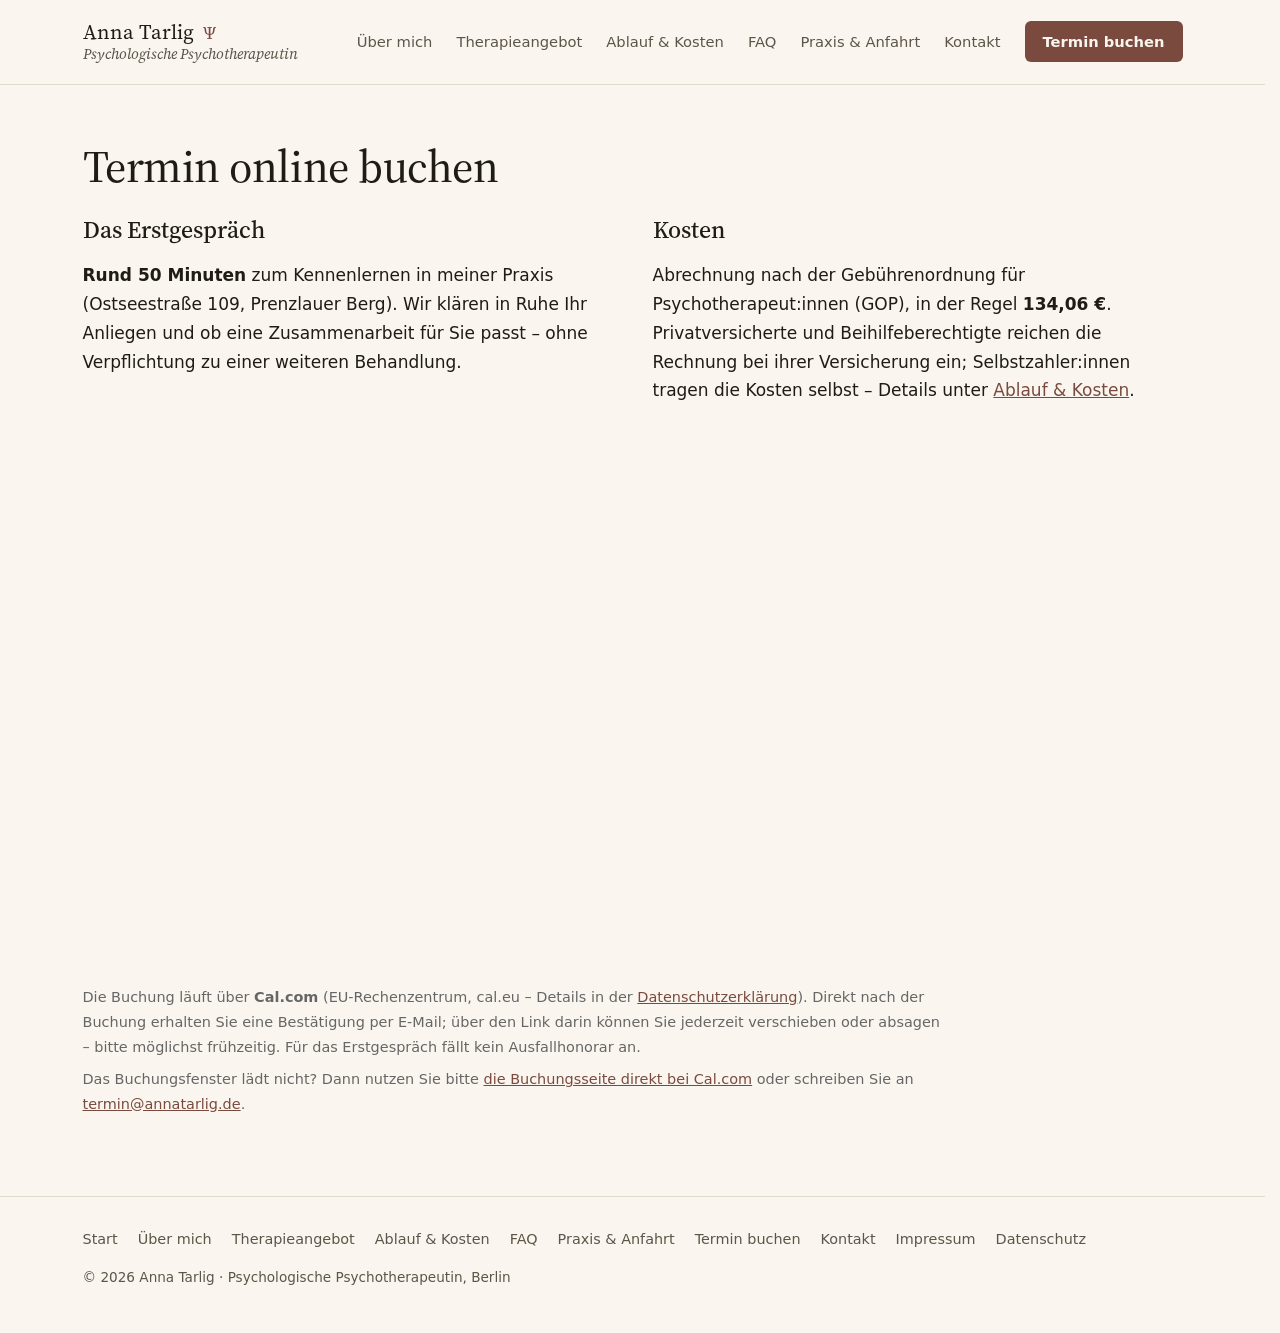
<file: buchen/index.html>
<!DOCTYPE html><html lang="de"> <head><meta charset="utf-8"><meta name="viewport" content="width=device-width, initial-scale=1"><title>Termin online buchen – Anna Tarlig</title><meta name="description" content="Online-Terminbuchung für ein Erstgespräch in der psychotherapeutischen Praxis Anna Tarlig in Berlin-Prenzlauer Berg."><meta name="robots" content="noindex, nofollow"><link rel="canonical" href="https://annatarlig.de/buchen"><link rel="icon" href="/favicon.ico" sizes="32x32"><link rel="icon" href="/favicon.svg" type="image/svg+xml"><link rel="icon" href="/favicon-96.png" type="image/png" sizes="96x96"><link rel="apple-touch-icon" href="/apple-touch-icon.png"><link rel="preload" href="/fonts/SourceSerif4Variable-Roman.woff2" as="font" type="font/woff2" crossorigin><meta property="og:type" content="website"><meta property="og:title" content="Termin online buchen – Anna Tarlig"><meta property="og:description" content="Online-Terminbuchung für ein Erstgespräch in der psychotherapeutischen Praxis Anna Tarlig in Berlin-Prenzlauer Berg."><meta property="og:url" content="https://annatarlig.de/buchen"><meta property="og:locale" content="de_DE"><script defer src="https://api.pirsch.io/pa.js" id="pianjs" data-code="5ZBsIJ00FLK5OmA7HkaPPxYURW7zita1"></script><style>@font-face{font-family:"Source Serif 4";src:url(/fonts/SourceSerif4Variable-Roman.woff2) format("woff2-variations");font-weight:200 900;font-style:normal;font-display:swap}@font-face{font-family:"Source Serif 4";src:url(/fonts/SourceSerif4Variable-Italic.woff2) format("woff2-variations");font-weight:200 900;font-style:italic;font-display:swap}:root{--bg: #faf6ef;--surface: #f3ecdf;--ink: #1f1c16;--body: #423d33;--muted: #5c5548;--line: #e3dbc9;--line-strong: #ded3bc;--accent: #7a4a3f;--accent-dark: #5f382e;--serif: "Source Serif 4", Charter, Georgia, serif;--sans: ui-sans-serif, system-ui, -apple-system, "Segoe UI", sans-serif;--radius: 6px}*{box-sizing:border-box}html,body{overflow-x:clip}html{scrollbar-gutter:stable}body{margin:0;background:var(--bg);color:var(--ink);font-family:var(--sans);font-size:17px;line-height:1.7;-webkit-font-smoothing:antialiased;text-rendering:optimizeLegibility}img,svg{max-width:100%;display:block}a{color:var(--accent)}a:hover{color:var(--accent-dark)}h1,h2,h3{font-family:var(--serif);font-weight:450;text-wrap:balance}.container{width:min(1100px,calc(100vw - 48px));margin-inline:auto}.site-header{position:sticky;top:0;z-index:20;background:#faf6efeb;backdrop-filter:blur(14px);-webkit-backdrop-filter:blur(14px);border-bottom:1px solid var(--line)}.header-inner{display:flex;justify-content:space-between;align-items:center;flex-wrap:wrap;gap:12px 24px;padding:20px 0}.brand{font-family:var(--serif);font-size:1.3rem;color:var(--ink);text-decoration:none;display:inline-block;line-height:1.2}.brand-sub{display:block;color:var(--muted);font-size:.92rem;font-style:italic;margin-top:1px}.brand-psi{color:var(--accent);font-size:1.05rem;margin:0 .35em}@media(hover:hover){.brand:hover .brand-name{text-decoration:underline;text-decoration-thickness:1px;text-underline-offset:4px}}.site-nav{display:flex;flex-wrap:wrap;align-items:center;gap:10px 24px;font-size:.92rem}.site-nav a{color:var(--muted);text-decoration:none}.site-nav a:not(.nav-cta)[aria-current=page]{color:var(--accent)}@media(hover:hover){.site-nav a:not(.nav-cta):hover{color:var(--ink);text-decoration:underline;text-decoration-thickness:1px;text-underline-offset:4px}}.site-nav a.nav-cta{background:var(--accent);color:var(--bg);padding:8px 18px;border-radius:var(--radius);font-weight:600}.site-nav a.nav-cta:hover{background:var(--accent-dark);color:var(--bg)}.nav-toggle-box,.nav-toggle{display:none}@media(max-width:720px){.header-inner{align-items:center;padding:14px 0;gap:8px 16px}.nav-toggle{display:inline-block;font-size:1.1rem;line-height:1.2;color:var(--ink);cursor:pointer;padding:8px 14px;border:1px solid var(--line-strong);border-radius:var(--radius);user-select:none;-webkit-user-select:none}.nav-toggle-box{display:block;position:absolute;opacity:0;pointer-events:none}.nav-toggle-box:focus-visible~.nav-toggle{outline:2px solid var(--accent);outline-offset:2px}.site-nav{display:none;width:100%;flex-direction:column;align-items:flex-start;gap:2px;padding:4px 0 14px;font-size:1.05rem}.site-nav a{padding:9px 0}.site-nav a.nav-cta{margin-top:8px;padding:10px 22px}.nav-toggle-box:checked~.site-nav{display:flex}.steps{grid-template-columns:1fr}}.hero{padding:72px 0 64px}.hero-inner{display:flex;flex-wrap:wrap;align-items:flex-start;gap:48px 72px}.hero-text{flex:1 1 480px;min-width:0}.eyebrow{font-size:.85rem;letter-spacing:.22em;text-transform:uppercase;color:var(--accent);font-weight:600;margin:0 0 26px}.hero h1{font-size:clamp(2.4rem,5.5vw,3.6rem);line-height:1.1;letter-spacing:-.015em;margin:0 0 26px}.hero h1 em{font-style:italic;color:var(--accent)}.lede{font-size:1.15rem;color:var(--muted);max-width:30em;margin:0 0 32px}.hero-note{margin:16px 0 0;font-size:.92rem;color:var(--muted);max-width:32em}.hero-figure{flex:1 1 340px;max-width:420px;margin:0}.hero-figure img,.portrait{width:100%;height:auto;aspect-ratio:4 / 5;object-fit:cover;border-radius:12px}.hero-figure figcaption{padding-top:12px}.hero-portrait-link{position:relative;display:block}.hero-portrait-link:after{content:"Über mich →";position:absolute;right:14px;bottom:14px;background:#faf6efeb;color:var(--accent-dark);font-size:.9rem;font-weight:600;padding:7px 14px;border-radius:var(--radius);opacity:0;transform:translateY(4px);transition:opacity .18s ease,transform .18s ease;pointer-events:none}@media(hover:hover){.hero-portrait-link:hover:after{opacity:1;transform:none}}.btn{display:inline-block;padding:13px 28px;border-radius:var(--radius);font-weight:600;text-decoration:none}.btn-primary{background:var(--accent);color:var(--bg)}.btn-primary:hover{background:var(--accent-dark);color:var(--bg)}.btn-ghost{color:var(--accent);border:1px solid var(--line-strong)}.btn-ghost:hover{border-color:var(--accent);color:var(--accent-dark)}.btn-row{display:flex;flex-wrap:wrap;align-items:center;gap:14px 24px}.link-arrow{color:var(--accent);font-weight:500;text-decoration:none}.link-arrow:hover{text-decoration:underline}.section{border-top:1px solid var(--line);padding:64px 0}.section--surface{background:var(--surface);border-top:none}.section h2{font-size:2.1rem;letter-spacing:-.01em;margin:0 0 24px}.section .eyebrow{margin:0 0 10px}.section-intro{max-width:34em;color:var(--muted);font-size:1.05rem;margin:0 0 32px}.card-grid,.themes{display:grid;grid-template-columns:repeat(auto-fit,minmax(280px,1fr));column-gap:56px;margin-top:12px}@media(min-width:640px){.themes{grid-template-columns:repeat(2,1fr);max-width:880px}}.card,.theme{padding:24px 0;border-top:1px solid var(--line)}.card h3,.theme h3{font-weight:500;font-size:1.2rem;margin:0 0 6px}.card p,.theme p{margin:0;color:var(--muted);font-size:.97rem}.steps{display:grid;grid-template-columns:repeat(auto-fit,minmax(220px,1fr));gap:36px 40px;list-style:none;margin:0;padding:0;counter-reset:step}.steps li:before{counter-increment:step;content:counter(step) ".";display:block;font-family:var(--serif);font-style:italic;color:var(--accent);font-size:1.1rem;margin-bottom:8px}.steps h3{font-weight:500;font-size:1.15rem;margin:0 0 6px}.steps .step-link{color:inherit;text-decoration:underline;text-decoration-color:var(--line-strong);text-underline-offset:.18em}.steps .step-link:hover{color:var(--accent-dark);text-decoration-color:var(--accent-dark)}.steps p{margin:0;color:var(--muted);font-size:.95rem}.faq{max-width:46em}.faq details{border-top:1px solid var(--line-strong)}.faq details:last-child{border-bottom:1px solid var(--line-strong)}.faq summary{font-family:var(--serif);font-weight:500;font-size:1.1rem;padding:18px 0;cursor:pointer;list-style:none}.faq summary::-webkit-details-marker{display:none}.faq summary:hover{color:var(--accent)}.faq details p{margin:0;padding:0 0 20px;color:var(--muted);font-size:.97rem;max-width:38em}.page{padding:56px 0 72px}.page-narrow{max-width:44em}.page h1{font-size:clamp(2rem,4.5vw,2.8rem);line-height:1.15;letter-spacing:-.01em;margin:0 0 18px}.page .lede{font-size:1.12rem}.prose h2{font-size:1.6rem;margin:40px 0 14px}.prose h3{font-weight:500;font-size:1.2rem;margin:28px 0 10px}.prose p,.prose ul,.prose ol{color:var(--body);max-width:38em}.prose li{margin-bottom:6px}.note{background:var(--surface);border-radius:8px;padding:18px 22px;font-size:.95rem}.prose .steps{gap:32px 40px;margin:8px 0 12px}.prose .steps li:before{font-size:1.35rem;margin:0 0 4px}.prose .steps h3{margin:0 0 6px}.prose .steps p{margin:0}.media-row{display:grid;grid-template-columns:repeat(auto-fit,minmax(280px,1fr));gap:20px;margin:32px 0 36px}.media-row img{width:100%;height:450px;object-fit:cover;border-radius:12px}.map-tile{display:block;text-decoration:none}.map-credit{display:block;margin-top:6px;font-size:.78rem;color:var(--muted)}.media-split{display:flex;flex-wrap:wrap;align-items:center;gap:40px 72px}.media-split>div{flex:1 1 420px;min-width:0}.media-photo{flex:1 1 300px;width:100%;max-width:420px;height:auto;border-radius:12px;object-fit:cover}html{scroll-behavior:smooth}.prose h2[id],.prose h3[id]{scroll-margin-top:104px}.page-grid{display:grid;grid-template-columns:minmax(0,44em) 200px;gap:24px 80px;align-items:start}.page-grid>*{min-width:0}.toc{position:sticky;top:110px;border-left:1px solid var(--line);padding-left:20px}.toc-title{font-size:.72rem;letter-spacing:.18em;text-transform:uppercase;color:var(--muted);font-weight:600;margin:0 0 14px}.toc ul{list-style:none;margin:0;padding:0}.toc li{margin:0 0 9px}.toc li.toc-sub{padding-left:14px}.toc a{color:var(--muted);text-decoration:none;font-size:.88rem;line-height:1.4;display:inline-block}.toc a:hover{color:var(--ink)}.toc a.active{color:var(--accent);font-weight:600}@media(max-width:1080px){.toc{display:none}.page-grid{grid-template-columns:1fr}}.contact-grid{display:grid;grid-template-columns:repeat(auto-fit,minmax(260px,1fr));column-gap:56px}.contact-card{padding:24px 0;border-top:1px solid var(--line)}.contact-card h3{font-weight:500;font-size:1.2rem;margin:0 0 6px}.contact-card p{margin:0;color:var(--muted);font-size:.97rem}.footer{border-top:1px solid var(--line)}.footer-inner{padding:30px 0 44px;display:flex;flex-direction:column;gap:14px;color:var(--muted);font-size:.9rem}.footer-copy{font-size:.85rem}.footer-links{display:flex;flex-wrap:wrap;gap:8px 20px}.footer a{color:var(--muted);text-decoration:none}.footer a:hover{color:var(--ink)}@media(max-width:640px){.hero{padding:48px 0 40px}.section{padding:48px 0}.page{padding:40px 0 56px}}.tel-text,.tel-link{white-space:nowrap}.tel-link{display:none}@media(hover:none)and (pointer:coarse){.tel-text{display:none}.tel-link{display:inline;color:inherit;text-decoration:none}}.absence-notice--global[data-astro-cid-ppdunkzr]{background:var(--surface);border-bottom:1px solid var(--line-strong);color:var(--body)}.absence-notice--global[data-astro-cid-ppdunkzr] .absence-notice__inner[data-astro-cid-ppdunkzr]{padding-block:11px}.absence-notice--global[data-astro-cid-ppdunkzr] p[data-astro-cid-ppdunkzr]{margin:0;font-size:.93rem;line-height:1.55}.absence-notice--global[data-astro-cid-ppdunkzr] strong[data-astro-cid-ppdunkzr]{color:var(--ink);font-family:var(--serif);font-size:1rem;font-weight:600}.absence-notice--global[data-astro-cid-ppdunkzr] a[data-astro-cid-ppdunkzr]{font-weight:600}.absence-notice--booking[data-astro-cid-ppdunkzr]{margin:8px 0 30px;padding:18px 22px;background:var(--surface);border:1px solid var(--line-strong);border-left:4px solid var(--accent);border-radius:8px}.absence-notice--booking[data-astro-cid-ppdunkzr] h2[data-astro-cid-ppdunkzr]{margin:0 0 6px;color:var(--accent-dark);font-size:1.25rem;font-weight:550}.absence-notice--booking[data-astro-cid-ppdunkzr] p[data-astro-cid-ppdunkzr]{margin:0;color:var(--body);font-size:.97rem;line-height:1.6}@media(max-width:640px){.absence-notice--global[data-astro-cid-ppdunkzr] .absence-notice__inner[data-astro-cid-ppdunkzr]{padding-block:10px}.absence-notice--booking[data-astro-cid-ppdunkzr]{margin-bottom:24px;padding:16px 18px}}#cc-main{background:transparent;color:var(--cc-primary-color);font-family:var(--cc-font-family);font-size:16px;font-weight:400;-webkit-font-smoothing:antialiased;-moz-osx-font-smoothing:grayscale;line-height:1.15;position:relative;text-rendering:optimizeLegibility;-webkit-text-size-adjust:100%;position:fixed;z-index:var(--cc-z-index)}#cc-main :after,#cc-main :before,#cc-main a,#cc-main button,#cc-main div,#cc-main h2,#cc-main input,#cc-main p,#cc-main span{all:unset;box-sizing:border-box}#cc-main .pm__badge,#cc-main button{all:initial;box-sizing:border-box;color:unset;visibility:unset}#cc-main .pm__badge,#cc-main a,#cc-main button,#cc-main input{-webkit-appearance:none;appearance:none;cursor:pointer;font-family:inherit;font-size:100%;line-height:normal;margin:0;outline:revert;outline-offset:2px;overflow:hidden}#cc-main table,#cc-main tbody,#cc-main td,#cc-main th,#cc-main thead,#cc-main tr{all:revert;color:inherit;font-family:inherit;font-size:inherit;font-weight:inherit}:root{--cc-font-family:-apple-system,BlinkMacSystemFont,"Segoe UI",Roboto,Helvetica,Arial,sans-serif,"Apple Color Emoji","Segoe UI Emoji","Segoe UI Symbol";--cc-modal-border-radius:.5rem;--cc-btn-border-radius:.4rem;--cc-modal-transition-duration:.25s;--cc-link-color:var(--cc-btn-primary-bg);--cc-modal-margin:1rem;--cc-z-index:2147483647;--cc-bg:#fff;--cc-primary-color:#2c2f31;--cc-secondary-color:#5e6266;--cc-btn-primary-bg:#30363c;--cc-btn-primary-color:#fff;--cc-btn-primary-border-color:var(--cc-btn-primary-bg);--cc-btn-primary-hover-bg:#000;--cc-btn-primary-hover-color:#fff;--cc-btn-primary-hover-border-color:var(--cc-btn-primary-hover-bg);--cc-btn-secondary-bg:#eaeff2;--cc-btn-secondary-color:var(--cc-primary-color);--cc-btn-secondary-border-color:var(--cc-btn-secondary-bg);--cc-btn-secondary-hover-bg:#d4dae0;--cc-btn-secondary-hover-color:#000;--cc-btn-secondary-hover-border-color:#d4dae0;--cc-separator-border-color:#f0f4f7;--cc-toggle-on-bg:var(--cc-btn-primary-bg);--cc-toggle-off-bg:#667481;--cc-toggle-on-knob-bg:#fff;--cc-toggle-off-knob-bg:var(--cc-toggle-on-knob-bg);--cc-toggle-enabled-icon-color:var(--cc-bg);--cc-toggle-disabled-icon-color:var(--cc-bg);--cc-toggle-readonly-bg:#d5dee2;--cc-toggle-readonly-knob-bg:#fff;--cc-toggle-readonly-knob-icon-color:var(--cc-toggle-readonly-bg);--cc-section-category-border:var(--cc-cookie-category-block-bg);--cc-cookie-category-block-bg:#f0f4f7;--cc-cookie-category-block-border:#f0f4f7;--cc-cookie-category-block-hover-bg:#e9eff4;--cc-cookie-category-block-hover-border:#e9eff4;--cc-cookie-category-expanded-block-bg:transparent;--cc-cookie-category-expanded-block-hover-bg:#dee4e9;--cc-overlay-bg:rgba(0,0,0,.65);--cc-webkit-scrollbar-bg:var(--cc-section-category-border);--cc-webkit-scrollbar-hover-bg:var(--cc-btn-primary-hover-bg);--cc-footer-bg:var(--cc-btn-secondary-bg);--cc-footer-color:var(--cc-secondary-color);--cc-footer-border-color:#e4eaed;--cc-pm-toggle-border-radius:4em}#cc-main.cc--rtl{direction:rtl}#cc-main .cm__title,#cc-main a,#cc-main b,#cc-main em,#cc-main strong{font-weight:600}#cc-main button>span{pointer-events:none}#cc-main .cc__link,#cc-main a{background-image:linear-gradient(currentColor,currentColor);background-position:0 100%;background-repeat:no-repeat;background-size:0 1px;font-weight:600;position:relative;transition:background-size .25s,color .25s ease}#cc-main .cc__link:hover,#cc-main a:hover{background-size:100% 1px;color:var(--cc-primary-color)}#cc-main .cc__link{color:var(--cc-link-color)}#cc-main .cm__desc,#cc-main .pm__body{overscroll-behavior:auto contain;scrollbar-width:thin}@media screen and (min-width:640px){#cc-main ::-webkit-scrollbar,#cc-main ::-webkit-scrollbar-thumb,#cc-main ::-webkit-scrollbar-track{all:revert}#cc-main ::-webkit-scrollbar-thumb{-webkit-background-clip:padding-box;background-clip:padding-box;background:var(--cc-toggle-readonly-bg);border:.25rem solid var(--cc-bg);border-radius:1rem}#cc-main ::-webkit-scrollbar-thumb:hover{background:var(--cc-toggle-off-bg)}#cc-main ::-webkit-scrollbar{background:transparent;width:12px}}html.disable--interaction.show--consent,html.disable--interaction.show--consent body{height:auto!important;overflow:hidden!important}@media(prefers-reduced-motion){#cc-main{--cc-modal-transition-duration:0s}}.cc--darkmode{--cc-bg:#161a1c;--cc-primary-color:#ebf3f6;--cc-secondary-color:#aebbc5;--cc-btn-primary-bg:#c2d0e0;--cc-btn-primary-color:var(--cc-bg);--cc-btn-primary-border-color:var(--cc-btn-primary-bg);--cc-btn-primary-hover-bg:#98a7b6;--cc-btn-primary-hover-color:#000;--cc-btn-primary-hover-border-color:var(--cc-btn-primary-hover-bg);--cc-btn-secondary-bg:#242c31;--cc-btn-secondary-color:var(--cc-primary-color);--cc-btn-secondary-border-color:var(--cc-btn-secondary-bg);--cc-btn-secondary-hover-bg:#353d43;--cc-btn-secondary-hover-color:#fff;--cc-btn-secondary-hover-border-color:var(--cc-btn-secondary-hover-bg);--cc-separator-border-color:#222a30;--cc-toggle-on-bg:var(--cc-btn-primary-bg);--cc-toggle-off-bg:#525f6b;--cc-toggle-on-knob-bg:var(--cc-btn-primary-color);--cc-toggle-off-knob-bg:var(--cc-btn-primary-color);--cc-toggle-enabled-icon-color:var(--cc-btn-primary-color);--cc-toggle-disabled-icon-color:var(--cc-btn-primary-color);--cc-toggle-readonly-bg:#343e45;--cc-toggle-readonly-knob-bg:#5f6b72;--cc-toggle-readonly-knob-icon-color:var(--cc-toggle-readonly-bg);--cc-section-category-border:#1e2428;--cc-cookie-category-block-bg:#1e2428;--cc-cookie-category-block-border:var(--cc-section-category-border);--cc-cookie-category-block-hover-bg:#242c31;--cc-cookie-category-block-hover-border:#232a2f;--cc-cookie-category-expanded-block-bg:transparent;--cc-cookie-category-expanded-block-hover-bg:var(--cc-toggle-readonly-bg);--cc-overlay-bg:rgba(0,0,0,.65);--cc-webkit-scrollbar-bg:var(--cc-section-category-border);--cc-webkit-scrollbar-hover-bg:var(--cc-btn-primary-hover-bg);--cc-footer-bg:#0c0e0f;--cc-footer-color:var(--cc-secondary-color);--cc-footer-border-color:#060809}.cc--darkmode #cc-main{color-scheme:dark}#cc-main .cm{background:var(--cc-bg);border-radius:var(--cc-modal-border-radius);box-shadow:0 .625em 1.875em #0000024d;display:flex;flex-direction:column;max-width:24rem;opacity:0;overflow:hidden;position:fixed;transform:translateY(1.6em);visibility:hidden;z-index:1}#cc-main .cm--top{top:var(--cc-modal-margin)}#cc-main .cm--middle{top:50%;transform:translateY(calc(-50% + 1.6em))}#cc-main .cm--bottom{bottom:var(--cc-modal-margin)}#cc-main .cm--center{left:var(--cc-modal-margin);margin:0 auto;right:var(--cc-modal-margin);width:unset}#cc-main .cm--left{left:var(--cc-modal-margin);margin-right:var(--cc-modal-margin)}#cc-main .cm--right{margin-left:var(--cc-modal-margin);right:var(--cc-modal-margin)}#cc-main .cm__body{display:flex;flex-direction:column;justify-content:space-between;position:relative}#cc-main .cm__btns,#cc-main .cm__links{padding:1rem 1.3rem;width:unset}#cc-main .cm__texts{display:flex;flex:1;flex-direction:column;justify-content:center;padding:1rem 0 0}#cc-main .cm__desc,#cc-main .cm__title{padding:0 1.3rem}#cc-main .cm__title{font-size:1.05em}#cc-main .cm__title+.cm__desc{margin-top:1.1em}#cc-main .cm__desc{color:var(--cc-secondary-color);font-size:.9em;line-height:1.5;max-height:40vh;overflow-x:visible;overflow-y:auto;padding-bottom:1em}#cc-main .cm__btns{border-top:1px solid var(--cc-separator-border-color);display:flex;flex-direction:column;justify-content:center}#cc-main .cm__btn-group{display:grid;grid-auto-columns:minmax(0,1fr)}#cc-main .cm__btn+.cm__btn,#cc-main .cm__btn-group+.cm__btn-group{margin-top:.375rem}#cc-main .cm--flip .cm__btn+.cm__btn,#cc-main .cm--flip .cm__btn-group+.cm__btn-group{margin-bottom:.375rem;margin-top:0}#cc-main .cm--inline .cm__btn+.cm__btn{margin-left:.375rem;margin-top:0}#cc-main .cm--inline.cm--flip .cm__btn+.cm__btn{margin-bottom:0;margin-left:0;margin-right:.375rem}#cc-main .cm--inline.cm--flip .cm__btn-group+.cm__btn-group{margin-bottom:.375rem;margin-right:0}#cc-main .cm--wide .cm__btn+.cm__btn,#cc-main .cm--wide .cm__btn-group+.cm__btn-group{margin-left:.375rem;margin-top:0}#cc-main .cm--wide.cm--flip .cm__btn+.cm__btn,#cc-main .cm--wide.cm--flip .cm__btn-group+.cm__btn-group{margin-bottom:0;margin-right:.375rem}#cc-main .cm--bar:not(.cm--inline) .cm__btn-group--uneven,#cc-main .cm--wide .cm__btn-group--uneven{display:flex;flex:1;justify-content:space-between}#cc-main .cm--bar:not(.cm--inline).cm--flip .cm__btn-group--uneven,#cc-main .cm--wide.cm--flip .cm__btn-group--uneven{flex-direction:row-reverse}#cc-main .cm__btn{background:var(--cc-btn-primary-bg);border:1px solid var(--cc-btn-primary-border-color);border-radius:var(--cc-btn-border-radius);color:var(--cc-btn-primary-color);font-size:.82em;font-weight:600;min-height:42px;padding:.5em 1em;text-align:center}#cc-main .cm__btn:hover{background:var(--cc-btn-primary-hover-bg);border-color:var(--cc-btn-primary-hover-border-color);color:var(--cc-btn-primary-hover-color)}#cc-main .cm__btn--secondary{background:var(--cc-btn-secondary-bg);border-color:var(--cc-btn-secondary-border-color);color:var(--cc-btn-secondary-color)}#cc-main .cm__btn--secondary:hover{background:var(--cc-btn-secondary-hover-bg);border-color:var(--cc-btn-secondary-hover-border-color);color:var(--cc-btn-secondary-hover-color)}#cc-main .cm__btn--close{border-radius:0;border-bottom-left-radius:var(--cc-btn-border-radius);border-right:none;border-top:none;display:none;font-size:1em;height:42px;min-width:auto!important;overflow:hidden;padding:0!important;position:absolute;right:0;top:0;width:42px}#cc-main .cm__btn--close svg{stroke:var(--cc-btn-primary-color);transform:scale(.5);transition:stroke .15s ease}#cc-main .cm__btn--close:hover svg{stroke:var(--cc-btn-primary-hover-color)}#cc-main .cm__btn--close.cm__btn--secondary svg{stroke:var(--cc-btn-secondary-color)}#cc-main .cm__btn--close.cm__btn--secondary:hover svg{stroke:var(--cc-btn-secondary-hover-color)}#cc-main .cm__btn--close+.cm__texts .cm__title{padding-right:3rem}#cc-main .cm--inline .cm__btn-group{grid-auto-flow:column}#cc-main .cm__footer{background:var(--cc-footer-bg);border-top:1px solid var(--cc-footer-border-color);color:var(--cc-footer-color);padding:.4em 0 .5em}#cc-main .cm__links{display:flex;flex-direction:row;padding-bottom:0;padding-top:0}#cc-main .cm__link-group{display:flex;flex-direction:row;font-size:.8em;width:100%}#cc-main .cm__link-group>*+*{margin-left:1.3rem}#cc-main .cm--flip .cm__btn:last-child{grid-row:1}#cc-main .cm--inline.cm--flip .cm__btn:last-child{grid-column:1}#cc-main .cm--box .cm__btn--close{display:block}#cc-main .cm--box.cm--flip .cm__btns{flex-direction:column-reverse}#cc-main .cm--box.cm--wide{max-width:36em}#cc-main .cm--box.cm--wide .cm__btns{flex-direction:row;justify-content:space-between}#cc-main .cm--box.cm--wide .cm__btn-group{grid-auto-flow:column}#cc-main .cm--box.cm--wide .cm__btn{min-width:120px;padding-left:1.8em;padding-right:1.8em}#cc-main .cm--box.cm--wide.cm--flip .cm__btns{flex-direction:row-reverse}#cc-main .cm--box.cm--wide.cm--flip .cm__btn:last-child{grid-column:1}#cc-main .cm--cloud{max-width:54em;width:unset}#cc-main .cm--cloud .cm__body{flex-direction:row}#cc-main .cm--cloud .cm__texts{flex:1}#cc-main .cm--cloud .cm__desc{max-height:9.4em}#cc-main .cm--cloud .cm__btns{border-left:1px solid var(--cc-separator-border-color);border-top:none;max-width:23em}#cc-main .cm--cloud .cm__btn-group{flex-direction:column}#cc-main .cm--cloud .cm__btn{min-width:19em}#cc-main .cm--cloud.cm--flip .cm__btn-group,#cc-main .cm--cloud.cm--flip .cm__btns{flex-direction:column-reverse}#cc-main .cm--cloud.cm--inline .cm__btn-group{flex-direction:row}#cc-main .cm--cloud.cm--inline .cm__btn{min-width:10em}#cc-main .cm--cloud.cm--inline.cm--flip .cm__btn-group{flex-direction:row-reverse}#cc-main .cm--bar{border-radius:0;left:0;margin:0;max-width:unset;opacity:1;right:0;transform:translateY(0);width:100vw;--cc-modal-transition-duration:.35s}#cc-main .cm--bar.cm--top{top:0;transform:translateY(-100%)}#cc-main .cm--bar.cm--bottom{bottom:0;transform:translateY(100%)}#cc-main .cm--bar .cm__body,#cc-main .cm--bar .cm__links{margin:0 auto;max-width:55em;width:100%}#cc-main .cm--bar .cm__body{padding:.5em 0 .9em}#cc-main .cm--bar .cm__btns{border-top:none;flex-direction:row;justify-content:space-between}#cc-main .cm--bar .cm__btn-group{grid-auto-flow:column}#cc-main .cm--bar:not(.cm--inline) .cm__btn+.cm__btn,#cc-main .cm--bar:not(.cm--inline) .cm__btn-group+.cm__btn-group{margin-left:.375rem;margin-top:0}#cc-main .cm--bar .cm__btn{min-width:120px;padding-left:2em;padding-right:2em}#cc-main .cm--bar.cm--flip:not(.cm--inline) .cm__btn+.cm__btn,#cc-main .cm--bar.cm--flip:not(.cm--inline) .cm__btn-group+.cm__btn-group{margin-bottom:0;margin-left:0;margin-right:.375rem}#cc-main .cm--bar.cm--flip .cm__btns{flex-direction:row-reverse}#cc-main .cm--bar.cm--flip .cm__btn:last-child{grid-column:1}#cc-main .cm--bar.cm--inline .cm__body,#cc-main .cm--bar.cm--inline .cm__links{max-width:74em}#cc-main .cm--bar.cm--inline .cm__body{flex-direction:row;padding:0}#cc-main .cm--bar.cm--inline .cm__btns{flex-direction:column;justify-content:center;max-width:23em}#cc-main .cm--bar.cm--inline.cm--flip .cm__btns{flex-direction:column-reverse}#cc-main .cc--anim .cm,#cc-main .cc--anim.cm-wrapper:before{transition:opacity var(--cc-modal-transition-duration) ease,visibility var(--cc-modal-transition-duration) ease,transform var(--cc-modal-transition-duration) ease}#cc-main .cc--anim .cm__btn,#cc-main .cc--anim .cm__close{transition:background-color .15s ease,border-color .15s ease,color .15s ease}.disable--interaction #cc-main .cm-wrapper:before{background:var(--cc-overlay-bg);content:"";inset:0;opacity:0;position:fixed;visibility:hidden;z-index:0}.show--consent #cc-main .cc--anim .cm{opacity:1;transform:translateY(0);visibility:visible!important}.show--consent #cc-main .cc--anim .cm--middle{transform:translateY(-50%)}.show--consent #cc-main .cc--anim .cm--bar{transform:translateY(0)}.show--consent #cc-main .cc--anim.cm-wrapper:before{opacity:1;visibility:visible}#cc-main.cc--rtl .cm__btn--close{border-bottom-left-radius:unset;border-bottom-right-radius:var(--cc-btn-border-radius);left:0;right:unset}#cc-main.cc--rtl .cm__btn--close+.cm__texts .cm__title{padding-left:3rem!important;padding-right:1.3rem}#cc-main.cc--rtl .cm--inline .cm__btn+.cm__btn{margin-left:0;margin-right:.375rem}#cc-main.cc--rtl .cm--inline.cm--flip .cm__btn+.cm__btn{margin-left:.375rem;margin-right:0}#cc-main.cc--rtl .cm:not(.cm--inline).cm--bar .cm__btn+.cm__btn,#cc-main.cc--rtl .cm:not(.cm--inline).cm--bar .cm__btn-group+.cm__btn-group,#cc-main.cc--rtl .cm:not(.cm--inline).cm--wide .cm__btn+.cm__btn,#cc-main.cc--rtl .cm:not(.cm--inline).cm--wide .cm__btn-group+.cm__btn-group{margin-left:0;margin-right:.375rem}#cc-main.cc--rtl .cm:not(.cm--inline).cm--bar.cm--flip .cm__btn+.cm__btn,#cc-main.cc--rtl .cm:not(.cm--inline).cm--wide.cm--flip .cm__btn+.cm__btn{margin-left:.375rem;margin-right:0}#cc-main.cc--rtl .cm__link-group>*+*{margin-left:0;margin-right:1.3rem}@media screen and (max-width:640px){#cc-main{--cc-modal-margin:.5em}#cc-main .cm{max-width:none!important;width:auto!important}#cc-main .cm__body{flex-direction:column!important;padding:0!important}#cc-main .cm__btns,#cc-main .cm__desc,#cc-main .cm__links,#cc-main .cm__title{padding-left:1.1rem!important;padding-right:1.1rem!important}#cc-main .cm__btns{border-left:none!important;border-top:1px solid var(--cc-separator-border-color)!important;flex-direction:column!important;max-width:none!important;min-width:auto!important}#cc-main .cm__btn+.cm__btn,#cc-main .cm__btn-group+.cm__btn-group{margin:.375rem 0 0!important}#cc-main .cm--flip .cm__btn+.cm__btn,#cc-main .cm--flip .cm__btn-group+.cm__btn-group{margin-bottom:.375rem!important;margin-top:0!important}#cc-main .cm__btn-group{display:flex!important;flex-direction:column!important;min-width:auto!important}#cc-main .cm__btn{flex:auto!important}#cc-main .cm__link-group{justify-content:center!important}#cc-main .cm--flip .cm__btn-group,#cc-main .cm--flip .cm__btns{flex-direction:column-reverse!important}}#cc-main .pm-wrapper{position:relative;z-index:2}#cc-main .pm{background:var(--cc-bg);border-radius:var(--cc-modal-border-radius);box-shadow:0 .625em 1.875em #0000024d;display:flex;flex-direction:column;opacity:0;overflow:hidden;position:fixed;visibility:hidden;width:100%;width:unset;z-index:1}#cc-main svg{fill:none;width:100%}#cc-main .pm__body,#cc-main .pm__footer,#cc-main .pm__header{padding:1em 1.4em}#cc-main .pm__header{align-items:center;border-bottom:1px solid var(--cc-separator-border-color);display:flex;justify-content:space-between}#cc-main .pm__title{align-items:center;display:flex;flex:1;font-weight:600;margin-right:2em}#cc-main .pm__close-btn{background:var(--cc-btn-secondary-bg);border:1px solid var(--cc-btn-secondary-border-color);border-radius:var(--cc-btn-border-radius);height:40px;position:relative;transition:all .15s ease;width:40px}#cc-main .pm__close-btn span{display:flex;height:100%;width:100%}#cc-main .pm__close-btn svg{stroke:var(--cc-btn-secondary-color);transform:scale(.5);transition:stroke .15s ease}#cc-main .pm__close-btn:hover{background:var(--cc-btn-secondary-hover-bg);border-color:var(--cc-btn-secondary-hover-border-color)}#cc-main .pm__close-btn:hover svg{stroke:var(--cc-btn-secondary-hover-color)}#cc-main .pm__body{flex:1;overflow-y:auto;overflow-y:overlay}#cc-main .pm__section,#cc-main .pm__section--toggle{border-radius:var(--cc-btn-border-radius);display:flex;flex-direction:column;margin-bottom:.5em}#cc-main .pm__section--toggle .pm__section-desc-wrapper{border:1px solid var(--cc-cookie-category-block-border);border-radius:var(--cc-btn-border-radius);border-top:none;border-top-left-radius:0;border-top-right-radius:0;display:none;margin-top:0!important;overflow:hidden}#cc-main .pm__section{border:1px solid var(--cc-separator-border-color);padding:1em;transition:background-color .25s ease,border-color .25s ease}#cc-main .pm__section:first-child{border:none;margin-bottom:2em;margin-top:0;padding:0;transition:none}#cc-main .pm__section:not(:first-child):hover{background:var(--cc-cookie-category-block-bg);border-color:var(--cc-cookie-category-block-border)}#cc-main .pm__section-toggles+.pm__section{margin-top:2em}#cc-main .pm__section--toggle{background:var(--cc-cookie-category-block-bg);border-top:none;margin-bottom:.375rem}#cc-main .pm__section--toggle .pm__section-title{align-items:center;background:var(--cc-cookie-category-block-bg);border:1px solid var(--cc-cookie-category-block-border);display:flex;justify-content:space-between;min-height:58px;padding:1.1em 5.4em 1.1em 1.2em;position:relative;transition:background-color .25s ease,border-color .25s ease;width:100%}#cc-main .pm__section--toggle .pm__section-title:hover{background:var(--cc-cookie-category-block-hover-bg);border-color:var(--cc-cookie-category-block-hover-border)}#cc-main .pm__section--toggle .pm__section-desc{margin-top:0;padding:1em}#cc-main .pm__section--toggle.is-expanded{--cc-cookie-category-block-bg:var(--cc-cookie-category-expanded-block-bg);--cc-cookie-category-block-border:var(--cc-cookie-category-expanded-block-hover-bg)}#cc-main .pm__section--toggle.is-expanded .pm__section-title{border-bottom-left-radius:0;border-bottom-right-radius:0}#cc-main .pm__section--toggle.is-expanded .pm__section-arrow svg{transform:scale(.5) rotate(180deg)}#cc-main .pm__section--toggle.is-expanded .pm__section-desc-wrapper{display:flex}#cc-main .pm__section--expandable .pm__section-title{cursor:pointer;padding-left:3.4em}#cc-main .pm__section--expandable .pm__section-arrow{background:var(--cc-toggle-readonly-bg);border-radius:100%;display:flex;height:20px;justify-content:center;left:18px;pointer-events:none;position:absolute;width:20px}#cc-main .pm__section--expandable .pm__section-arrow svg{stroke:var(--cc-btn-secondary-color);transform:scale(.5)}#cc-main .pm__section-title-wrapper{align-items:center;display:flex;position:relative}#cc-main .pm__section-title-wrapper+.pm__section-desc-wrapper{margin-top:.85em}#cc-main .pm__section-title{border-radius:var(--cc-btn-border-radius);font-size:.95em;font-weight:600}#cc-main .pm__badge{align-items:center;background:var(--cc-btn-secondary-bg);border-radius:5em;color:var(--cc-secondary-color);display:flex;flex:none;font-size:.8em;font-weight:600;height:23px;justify-content:center;margin-left:1em;min-width:23px;overflow:hidden;padding:0 .6em 1px;position:relative;text-align:center;white-space:nowrap;width:auto}#cc-main .pm__service-counter{background:var(--cc-btn-primary-bg);color:var(--cc-btn-primary-color);padding:0;width:23px}#cc-main .pm__service-counter[data-counterlabel]{padding:0 .6em 1px;width:auto}#cc-main .section__toggle,#cc-main .section__toggle-wrapper,#cc-main .toggle__icon,#cc-main .toggle__label{border-radius:var(--cc-pm-toggle-border-radius);height:23px;transform:translateZ(0);width:50px}#cc-main .section__toggle-wrapper{cursor:pointer;position:absolute;right:18px;z-index:1}#cc-main .toggle-service{height:19px;position:relative;right:0;width:42px}#cc-main .toggle-service .section__toggle,#cc-main .toggle-service .toggle__icon,#cc-main .toggle-service .toggle__label{height:19px;width:42px}#cc-main .toggle-service .toggle__icon{position:relative}#cc-main .toggle-service .toggle__icon-circle{height:19px;width:19px}#cc-main .toggle-service .section__toggle:checked~.toggle__icon .toggle__icon-circle{transform:translate(23px)}#cc-main .pm__section--toggle:nth-child(2) .section__toggle-wrapper:after{display:none!important}#cc-main .section__toggle{border:0;cursor:pointer;display:block;left:0;margin:0;position:absolute;top:0}#cc-main .section__toggle:disabled{cursor:not-allowed}#cc-main .toggle__icon{background:var(--cc-toggle-off-bg);box-shadow:0 0 0 1px var(--cc-toggle-off-bg);display:flex;flex-direction:row;pointer-events:none;position:absolute;transition:all .25s ease}#cc-main .toggle__icon-circle{background:var(--cc-toggle-off-knob-bg);border:none;border-radius:var(--cc-pm-toggle-border-radius);box-shadow:0 1px 2px #1820035c;display:block;height:23px;left:0;position:absolute;top:0;transition:transform .25s ease,background-color .25s ease;width:23px}#cc-main .toggle__icon-off,#cc-main .toggle__icon-on{height:100%;position:absolute;transition:opacity .15s ease;width:100%}#cc-main .toggle__icon-on{opacity:0;transform:rotate(45deg)}#cc-main .toggle__icon-on svg{stroke:var(--cc-toggle-on-bg);transform:scale(.55) rotate(-45deg)}#cc-main .toggle__icon-off{opacity:1}#cc-main .toggle__icon-off svg{stroke:var(--cc-toggle-off-bg);transform:scale(.55)}#cc-main .section__toggle:checked~.toggle__icon{background:var(--cc-toggle-on-bg);box-shadow:0 0 0 1px var(--cc-toggle-on-bg)}#cc-main .section__toggle:checked~.toggle__icon .toggle__icon-circle{background-color:var(--cc-toggle-on-knob-bg);transform:translate(27px)}#cc-main .section__toggle:checked~.toggle__icon .toggle__icon-on{opacity:1}#cc-main .section__toggle:checked~.toggle__icon .toggle__icon-off{opacity:0}#cc-main .section__toggle:checked:disabled~.toggle__icon{background:var(--cc-toggle-readonly-bg);box-shadow:0 0 0 1px var(--cc-toggle-readonly-bg)}#cc-main .section__toggle:checked:disabled~.toggle__icon .toggle__icon-circle{background:var(--cc-toggle-readonly-knob-bg);box-shadow:none}#cc-main .section__toggle:checked:disabled~.toggle__icon svg{stroke:var(--cc-toggle-readonly-knob-icon-color)}#cc-main .toggle__label{opacity:0;overflow:hidden;pointer-events:none;position:absolute;top:0;z-index:-1}#cc-main .pm__section-desc-wrapper{color:var(--cc-secondary-color);display:flex;flex-direction:column;font-size:.9em}#cc-main .pm__section-desc-wrapper>:not(:last-child){border-bottom:1px solid var(--cc-cookie-category-block-border)}#cc-main .pm__section-services{display:flex;flex-direction:column}#cc-main .pm__service{align-items:center;display:flex;justify-content:space-between;padding:.4em 1.2em;position:relative;transition:background-color .15s ease}#cc-main .pm__service:hover{background-color:var(--cc-cookie-category-block-hover-bg)}#cc-main .pm__service-header{align-items:center;display:flex;margin-right:1em;width:100%}#cc-main .pm__service-icon{border:2px solid;border-radius:100%;height:8px;margin-left:6px;margin-right:20px;margin-top:1px;min-width:8px}#cc-main .pm__service-title{font-size:.95em;width:100%;word-break:break-word}#cc-main .pm__section-desc{line-height:1.5em}#cc-main .pm__section-table{border-collapse:collapse;font-size:.9em;margin:0;overflow:hidden;padding:0;text-align:left;width:100%}#cc-main .pm__table-caption{text-align:left}#cc-main .pm__table-caption,#cc-main .pm__table-head>tr{border-bottom:1px dashed var(--cc-separator-border-color);color:var(--cc-primary-color);font-weight:600}#cc-main .pm__table-tr{transition:background-color .15s ease}#cc-main .pm__table-tr:hover{background:var(--cc-cookie-category-block-hover-bg)}#cc-main .pm__table-caption,#cc-main .pm__table-td,#cc-main .pm__table-th{padding:.625em .625em .625em 1.2em;vertical-align:top}#cc-main .pm__footer{border-top:1px solid var(--cc-separator-border-color);display:flex;justify-content:space-between}#cc-main .pm__btn-group{display:flex}#cc-main .pm__btn+.pm__btn,#cc-main .pm__btn-group+.pm__btn-group{margin-left:.375rem}#cc-main .pm--flip .pm__btn+.pm__btn,#cc-main .pm--flip .pm__btn-group+.pm__btn-group{margin-left:0;margin-right:.375rem}#cc-main .pm__btn{background:var(--cc-btn-primary-bg);border:1px solid var(--cc-btn-primary-border-color);border-radius:var(--cc-btn-border-radius);color:var(--cc-btn-primary-color);flex:auto;font-size:.82em;font-weight:600;min-height:42px;min-width:110px;padding:.5em 1.5em;text-align:center;transition:background-color .15s ease,border-color .15s ease,color .15s ease}#cc-main .pm__btn:hover{background:var(--cc-btn-primary-hover-bg);border-color:var(--cc-btn-primary-hover-border-color);color:var(--cc-btn-primary-hover-color)}#cc-main .pm__btn--secondary{background:var(--cc-btn-secondary-bg);border-color:var(--cc-btn-secondary-border-color);color:var(--cc-btn-secondary-color)}#cc-main .pm__btn--secondary:hover{background:var(--cc-btn-secondary-hover-bg);border-color:var(--cc-btn-secondary-hover-border-color);color:var(--cc-btn-secondary-hover-color)}#cc-main .pm--box{height:calc(100% - 2em);left:var(--cc-modal-margin);margin:0 auto;max-height:37.5em;max-width:43em;right:var(--cc-modal-margin);top:50%;transform:translateY(calc(-50% + 1.6em))}#cc-main .pm--box.pm--flip .pm__btn-group,#cc-main .pm--box.pm--flip .pm__footer{flex-direction:row-reverse}#cc-main .pm--bar{border-radius:0;bottom:0;height:100%;margin:0;max-height:none;max-width:29em;opacity:1;top:0;width:100%;--cc-modal-transition-duration:.35s}#cc-main .pm--bar .pm__section-table,#cc-main .pm--bar .pm__table-body,#cc-main .pm--bar .pm__table-td,#cc-main .pm--bar .pm__table-th,#cc-main .pm--bar .pm__table-tr{display:block}#cc-main .pm--bar .pm__table-head{display:none}#cc-main .pm--bar .pm__table-caption{display:block}#cc-main .pm--bar .pm__table-tr:not(:last-child){border-bottom:1px solid var(--cc-separator-border-color)}#cc-main .pm--bar .pm__table-td{display:flex;justify-content:space-between}#cc-main .pm--bar .pm__table-td:before{color:var(--cc-primary-color);content:attr(data-column);flex:1;font-weight:600;min-width:100px;overflow:hidden;padding-right:2em;text-overflow:ellipsis}#cc-main .pm--bar .pm__table-td>div{flex:3}#cc-main .pm--bar:not(.pm--wide) .pm__body,#cc-main .pm--bar:not(.pm--wide) .pm__footer,#cc-main .pm--bar:not(.pm--wide) .pm__header{padding:1em 1.3em}#cc-main .pm--bar:not(.pm--wide) .pm__btn-group,#cc-main .pm--bar:not(.pm--wide) .pm__footer{flex-direction:column}#cc-main .pm--bar:not(.pm--wide) .pm__btn+.pm__btn,#cc-main .pm--bar:not(.pm--wide) .pm__btn-group+.pm__btn-group{margin:.375rem 0 0}#cc-main .pm--bar:not(.pm--wide).pm--flip .pm__btn-group,#cc-main .pm--bar:not(.pm--wide).pm--flip .pm__footer{flex-direction:column-reverse}#cc-main .pm--bar:not(.pm--wide).pm--flip .pm__btn+.pm__btn,#cc-main .pm--bar:not(.pm--wide).pm--flip .pm__btn-group+.pm__btn-group{margin-bottom:.375rem;margin-top:0}#cc-main .pm--bar:not(.pm--wide) .pm__badge{display:none}#cc-main .pm--bar.pm--left{left:0;transform:translate(-100%)}#cc-main .pm--bar.pm--right{right:0;transform:translate(100%)}#cc-main .pm--bar.pm--wide{max-width:35em}#cc-main .pm--bar.pm--wide .pm__body,#cc-main .pm--bar.pm--wide .pm__footer,#cc-main .pm--bar.pm--wide .pm__header{padding:1em 1.4em}#cc-main .pm--bar.pm--wide.pm--flip .pm__btn-group,#cc-main .pm--bar.pm--wide.pm--flip .pm__footer{flex-direction:row-reverse}#cc-main .pm-overlay{background:var(--cc-overlay-bg);content:"";inset:0;opacity:0;position:fixed;visibility:hidden;z-index:1}#cc-main .cc--anim .pm,#cc-main .cc--anim .pm-overlay{transition:opacity var(--cc-modal-transition-duration) ease,visibility var(--cc-modal-transition-duration) ease,transform var(--cc-modal-transition-duration) ease}.show--preferences #cc-main .cc--anim .pm{opacity:1;visibility:visible!important}.show--preferences #cc-main .cc--anim .pm--box{transform:translateY(-50%)}.show--preferences #cc-main .cc--anim .pm--bar{transform:translate(0)}.show--preferences #cc-main .cc--anim .pm-overlay{opacity:1;visibility:visible}#cc-main.cc--rtl .pm__service-header{margin-left:1em;margin-right:0}#cc-main.cc--rtl .pm__section-arrow{left:unset;right:18px}#cc-main.cc--rtl .section__toggle-wrapper{left:18px;right:unset;transform-origin:left}#cc-main.cc--rtl .toggle-service{left:0}#cc-main.cc--rtl .pm__service-icon{margin-left:20px;margin-right:5px}#cc-main.cc--rtl .pm__section--toggle .pm__section-title{padding-left:5.4em;padding-right:1.2em}#cc-main.cc--rtl .pm__section--expandable .pm__section-title{padding-right:3.4em}#cc-main.cc--rtl .pm__badge{margin-left:unset;margin-right:1em}#cc-main.cc--rtl .toggle__icon-circle{transform:translate(27px)}#cc-main.cc--rtl .toggle-service .toggle__icon-circle{transform:translate(23px)}#cc-main.cc--rtl .section__toggle:checked~.toggle__icon .toggle__icon-circle{transform:translate(0)}#cc-main.cc--rtl .pm__table-td,#cc-main.cc--rtl .pm__table-th{padding-left:unset;padding-right:1.2em;text-align:right}#cc-main.cc--rtl .pm__table-td{padding-left:unset;padding-right:1.2em}#cc-main.cc--rtl .pm__table-td:before{padding-left:2em;padding-right:unset}#cc-main.cc--rtl .pm__btn+.pm__btn,#cc-main.cc--rtl .pm__btn-group+.pm__btn-group{margin-left:0;margin-right:.375rem}#cc-main.cc--rtl .pm--flip .pm__btn+.pm__btn,#cc-main.cc--rtl .pm--flip .pm__btn-group+.pm__btn-group{margin-left:.375rem;margin-right:0}#cc-main.cc--rtl .pm--flip.pm--bar:not(.pm--wide) .pm__btn+.pm__btn,#cc-main.cc--rtl .pm--flip.pm--bar:not(.pm--wide) .pm__btn-group+.pm__btn-group{margin-left:0}@media screen and (max-width:640px){#cc-main .pm{border-radius:0;height:auto;inset:0;max-height:100%;max-width:none!important;transform:translateY(1.6em)}#cc-main .pm__body,#cc-main .pm__footer,#cc-main .pm__header{padding:.9em!important}#cc-main .pm__badge{display:none}#cc-main .pm__section-table,#cc-main .pm__table-body,#cc-main .pm__table-caption,#cc-main .pm__table-td,#cc-main .pm__table-th,#cc-main .pm__table-tr{display:block}#cc-main .pm__table-head{display:none}#cc-main .pm__table-tr:not(:last-child){border-bottom:1px solid var(--cc-separator-border-color)}#cc-main .pm__table-td{display:flex;justify-content:space-between}#cc-main .pm__table-td:before{color:var(--cc-primary-color);content:attr(data-column);flex:1;font-weight:600;min-width:100px;overflow:hidden;padding-right:2em;text-overflow:ellipsis}#cc-main .pm__table-td>div{flex:3}#cc-main .pm__btn-group,#cc-main .pm__footer{flex-direction:column!important}#cc-main .pm__btn-group{display:flex!important}#cc-main .pm__btn+.pm__btn,#cc-main .pm__btn-group+.pm__btn-group{margin:.375rem 0 0!important}#cc-main .pm--flip .pm__btn+.pm__btn,#cc-main .pm--flip .pm__btn-group+.pm__btn-group{margin-bottom:.375rem!important;margin-top:0!important}#cc-main .pm--flip .pm__btn-group,#cc-main .pm--flip .pm__footer{flex-direction:column-reverse!important}.show--preferences #cc-main .cc--anim .pm{transform:translateY(0)!important}}#cc-main{--cc-btn-primary-bg: var(--accent, #7a4a3f);--cc-btn-primary-hover-bg: var(--accent-dark, #5f382e);--cc-btn-primary-border-color: var(--accent, #7a4a3f);--cc-btn-primary-hover-border-color: var(--accent-dark, #5f382e);--cc-toggle-on-bg: var(--accent, #7a4a3f);--cc-link-color: var(--accent, #7a4a3f);--cc-font-family: var(--sans)}#cc-main .cm__btn-group:has(.cm__btn+.cm__btn){display:flex;flex-direction:row-reverse;justify-content:space-between;gap:1rem}#cc-main .cm__btn-group:has(.cm__btn+.cm__btn) .cm__btn{flex:0 1 46%}
.booking-info[data-astro-cid-jvx6uk42]{margin-top:8px;padding-bottom:16px}.booking-info-cols[data-astro-cid-jvx6uk42]{display:grid;grid-template-columns:1fr 1fr;gap:8px 40px}@media(max-width:720px){.booking-info-cols[data-astro-cid-jvx6uk42]{grid-template-columns:1fr}}.booking-info[data-astro-cid-jvx6uk42] h2[data-astro-cid-jvx6uk42]{font-size:1.5rem;font-weight:500;margin:0 0 10px}.booking-info[data-astro-cid-jvx6uk42] p[data-astro-cid-jvx6uk42]{margin:0 0 8px}#cal-inline[data-astro-cid-jvx6uk42]{margin-top:20px;min-height:560px;overflow:auto}.booking-footnotes[data-astro-cid-jvx6uk42]{position:relative;z-index:1;margin-top:-24px;font-size:.85em;color:var(--color-muted, #666);max-width:60em}.booking-footnotes[data-astro-cid-jvx6uk42] p[data-astro-cid-jvx6uk42]{margin:0 0 8px}
</style></head> <body> <header class="site-header"> <div class="container header-inner"> <input type="checkbox" id="nav-toggle" class="nav-toggle-box" aria-label="Menü öffnen"> <a class="brand" href="/" aria-label="Anna Tarlig – Startseite"><span class="brand-name">Anna Tarlig</span><span class="brand-psi" aria-hidden="true"> Ψ </span><span class="brand-sub">Psychologische Psychotherapeutin</span></a> <label for="nav-toggle" class="nav-toggle" aria-label="Menü">☰</label> <nav class="site-nav" aria-label="Hauptnavigation"> <a href="/ueber-mich"> Über mich </a><a href="/therapieangebot"> Therapieangebot </a><a href="/ablauf-und-kosten"> Ablauf &amp; Kosten </a><a href="/faq"> FAQ </a><a href="/anfahrt"> Praxis &amp; Anfahrt </a><a href="/kontakt"> Kontakt </a><a href="/termin" class="nav-cta"> Termin buchen </a> </nav> </div> </header> <aside class="absence-notice absence-notice--global" role="note" aria-labelledby="absence-notice-heading-global" data-absence-notice data-end-date="2026-08-16" data-time-zone="Europe/Berlin" data-astro-cid-ppdunkzr><div class="container absence-notice__inner" data-astro-cid-ppdunkzr><p data-astro-cid-ppdunkzr><strong id="absence-notice-heading-global" data-astro-cid-ppdunkzr>Urlaubshinweis:</strong> Die Praxis ist bis einschließlich 16. August 2026 im Urlaub. Anfragen per E-Mail oder Telefon beantworte ich gern nach meiner Rückkehr. <a href="/buchen" data-astro-cid-ppdunkzr>Online-Termine können Sie weiterhin über Cal.com buchen.</a></p></div></aside> <main>  <div class="container page" data-astro-cid-jvx6uk42> <!-- Verbindungen fürs Cal-Embed früh aufbauen (DNS/TLS) und den Loader
         vorladen — macht das Widget spürbar schneller, ersetzt aber nicht
         die Bootzeit der Cal-App im iframe (~1 s, außerhalb unserer Kontrolle). --> <link rel="preconnect" href="https://app.cal.com"> <link rel="preconnect" href="https://cal.eu"> <link rel="preconnect" href="https://www.cal.eu"> <link rel="preload" as="script" href="https://app.cal.com/embed/embed.js"> <h1 data-astro-cid-jvx6uk42>Termin online buchen</h1> <aside class="absence-notice absence-notice--booking" role="note" aria-labelledby="absence-notice-heading-booking" data-absence-notice data-end-date="2026-08-16" data-time-zone="Europe/Berlin" data-astro-cid-ppdunkzr><div class="absence-notice__inner" data-astro-cid-ppdunkzr><h2 id="absence-notice-heading-booking" data-astro-cid-ppdunkzr>Urlaubshinweis</h2><p data-astro-cid-ppdunkzr>Die Online-Terminbuchung bleibt während meines Urlaubs möglich. Bitte beachten Sie: <strong data-astro-cid-ppdunkzr>Termine finden erst nach dem 16. August 2026 statt.</strong> Buchungsanfragen, die eine persönliche Bestätigung erfordern, bearbeite ich nach meiner Rückkehr.</p></div></aside> <div class="booking-info" data-astro-cid-jvx6uk42> <div class="booking-info-cols" data-astro-cid-jvx6uk42> <div data-astro-cid-jvx6uk42> <h2 data-astro-cid-jvx6uk42>Das Erstgespräch</h2> <p data-astro-cid-jvx6uk42> <strong data-astro-cid-jvx6uk42>Rund 50 Minuten</strong> zum Kennenlernen in meiner Praxis
            (Ostseestraße 109, Prenzlauer Berg). Wir klären in Ruhe Ihr
            Anliegen und ob eine Zusammenarbeit für Sie passt – ohne Verpflichtung
            zu einer weiteren Behandlung.
</p> </div> <div data-astro-cid-jvx6uk42> <h2 data-astro-cid-jvx6uk42>Kosten</h2> <p data-astro-cid-jvx6uk42>
Abrechnung nach der Gebührenordnung für Psychotherapeut:innen (GOP),
            in der Regel <strong data-astro-cid-jvx6uk42>134,06&nbsp;€</strong>. Privatversicherte und
            Beihilfeberechtigte reichen die Rechnung bei ihrer Versicherung ein;
            Selbstzahler:innen tragen die Kosten selbst – Details unter
<a href="/ablauf-und-kosten" data-astro-cid-jvx6uk42>Ablauf &amp; Kosten</a>.
</p> </div> </div> </div> <div id="cal-inline" data-cal-link="annatarlig/erstgespraech" data-astro-cid-jvx6uk42> <noscript> <p data-astro-cid-jvx6uk42>
Für die Online-Buchung wird JavaScript benötigt. Alternativ buchen Sie
          direkt auf <a href="https://cal.eu/annatarlig/erstgespraech" rel="noopener" data-astro-cid-jvx6uk42>der Cal.com-Buchungsseite</a>
– oder schreiben Sie mir an
<a href="mailto:termin@annatarlig.de" data-astro-cid-jvx6uk42>termin@annatarlig.de</a>.
</p> </noscript> </div> <div class="booking-footnotes" data-astro-cid-jvx6uk42> <p data-astro-cid-jvx6uk42>
Die Buchung läuft über <strong data-astro-cid-jvx6uk42>Cal.com</strong> (EU-Rechenzentrum, cal.eu –
        Details in der <a href="/datenschutz" data-astro-cid-jvx6uk42>Datenschutzerklärung</a>). Direkt nach
        der Buchung erhalten Sie eine Bestätigung per E-Mail; über den Link darin
        können Sie jederzeit verschieben oder absagen – bitte möglichst frühzeitig.
        Für das Erstgespräch fällt kein Ausfallhonorar an.
</p> <p data-astro-cid-jvx6uk42>
Das Buchungsfenster lädt nicht? Dann nutzen Sie bitte
<a href="https://cal.eu/annatarlig/erstgespraech" target="_blank" rel="noopener" data-astro-cid-jvx6uk42>die Buchungsseite direkt bei Cal.com</a>
oder schreiben Sie an <a href="mailto:termin@annatarlig.de" data-astro-cid-jvx6uk42>termin@annatarlig.de</a>.
</p> </div> <div id="conv-cfg" data-send-to="AW-18309544416/EevrCMjrnM0cEODz1ZpE" hidden data-astro-cid-jvx6uk42></div> </div>  </main> <footer class="footer"> <div class="container footer-inner"> <nav class="footer-links" aria-label="Seitenübersicht"> <a href="/">Start</a> <a href="/ueber-mich">Über mich</a> <a href="/therapieangebot">Therapieangebot</a> <a href="/ablauf-und-kosten">Ablauf &amp; Kosten</a> <a href="/faq">FAQ</a> <a href="/anfahrt">Praxis &amp; Anfahrt</a> <a href="/termin">Termin buchen</a> <a href="/kontakt">Kontakt</a> <a href="/impressum">Impressum</a> <a href="/datenschutz">Datenschutz</a> </nav> <span class="footer-copy">&copy; 2026 Anna Tarlig · Psychologische Psychotherapeutin, Berlin</span> </div> </footer> <div id="cc-cfg" data-ads-id="AW-18309544416" hidden></div> <script type="module" src="/_astro/CookieConsent.astro_astro_type_script_index_0_lang.CnT59-5z.js"></script> <script>
      (() => {
        const notices = document.querySelectorAll("[data-absence-notice]");

        notices.forEach((notice) => {
          if (!(notice instanceof HTMLElement)) return;

          const endDate = notice.dataset.endDate;
          const timeZone = notice.dataset.timeZone;
          if (!endDate || !timeZone) return;

          try {
            const dateParts = new Intl.DateTimeFormat("en", {
              timeZone,
              year: "numeric",
              month: "2-digit",
              day: "2-digit",
            }).formatToParts(new Date());
            const dateValues = Object.fromEntries(
              dateParts.map(({ type, value }) => [type, value]),
            );
            const currentDate = `${dateValues.year}-${dateValues.month}-${dateValues.day}`;

            if (currentDate > endDate) notice.hidden = true;
          } catch {
            // Bei unerwartet fehlender Zeitzonen-Unterstützung bleibt der Hinweis sichtbar.
          }
        });
      })();
    </script> </body> </html> <script type="module">const r=document.getElementById("conv-cfg")?.getAttribute("data-send-to");if(r){let a=function(...l){t.dataLayer.push(arguments)};const t=window;t.dataLayer=t.dataLayer||[],a("event","conversion",{send_to:r})}const u=document.getElementById("cal-inline"),d=u?.getAttribute("data-cal-link");if(u&&d){(function(t,l,g){let i=function(e,n){e.q.push(n)},o=t.document;t.Cal=t.Cal||function(){let e=t.Cal,n=arguments;if(e.loaded||(e.ns={},e.q=e.q||[],o.head.appendChild(o.createElement("script")).src=l,e.loaded=!0),n[0]===g){const c=function(){i(c,arguments)},s=n[1];c.q=c.q||[],typeof s=="string"?(e.ns[s]=e.ns[s]||c,i(e.ns[s],n),i(e,["initNamespace",s])):i(e,n);return}i(e,n)}})(window,"https://app.cal.com/embed/embed.js","init");const a=window;a.Cal("init","erstgespraech",{origin:"https://cal.eu"}),a.Cal.ns.erstgespraech("inline",{elementOrSelector:"#cal-inline",calLink:d,config:{layout:"month_view",theme:"light"}}),a.Cal.ns.erstgespraech("ui",{hideEventTypeDetails:!1,cssVarsPerTheme:{light:{"cal-brand":"#7a4a3f"}}}),a.Cal.ns.erstgespraech("on",{action:"bookingSuccessful",callback:()=>{window.location.href="/danke"}})}</script>
</file>
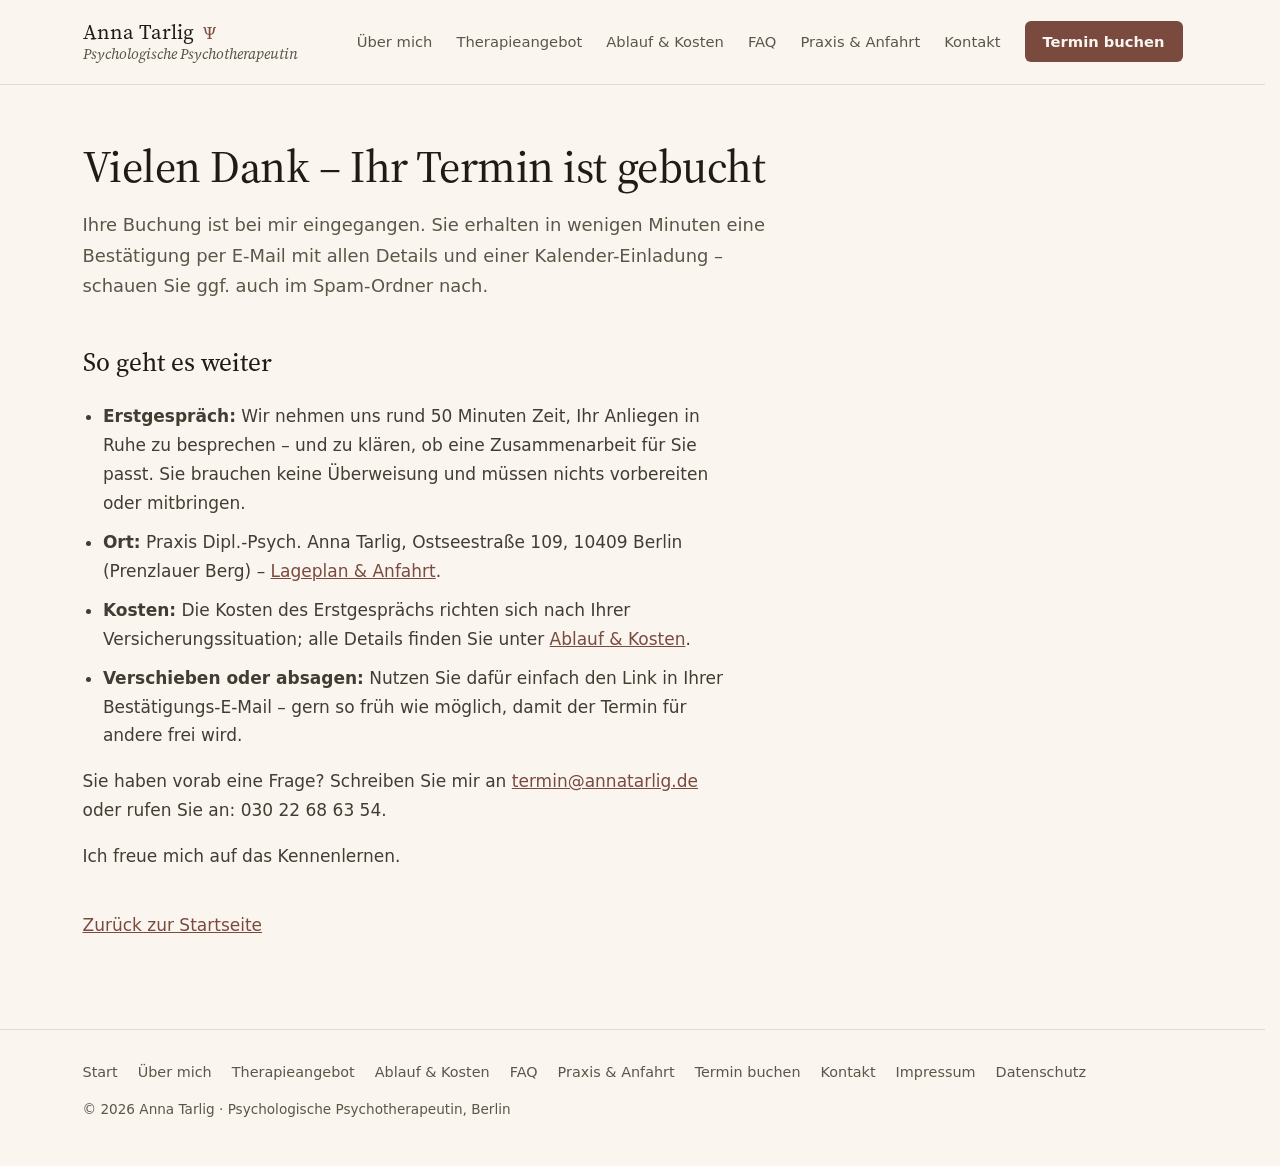
<file: danke/index.html>
<!DOCTYPE html><html lang="de"> <head><meta charset="utf-8"><meta name="viewport" content="width=device-width, initial-scale=1"><title>Termin gebucht – Anna Tarlig</title><meta name="description" content="Bestätigung Ihrer Online-Terminbuchung in der psychotherapeutischen Praxis Anna Tarlig in Berlin-Prenzlauer Berg."><meta name="robots" content="noindex, nofollow"><link rel="canonical" href="https://annatarlig.de/danke"><link rel="icon" href="/favicon.ico" sizes="32x32"><link rel="icon" href="/favicon.svg" type="image/svg+xml"><link rel="icon" href="/favicon-96.png" type="image/png" sizes="96x96"><link rel="apple-touch-icon" href="/apple-touch-icon.png"><link rel="preload" href="/fonts/SourceSerif4Variable-Roman.woff2" as="font" type="font/woff2" crossorigin><meta property="og:type" content="website"><meta property="og:title" content="Termin gebucht – Anna Tarlig"><meta property="og:description" content="Bestätigung Ihrer Online-Terminbuchung in der psychotherapeutischen Praxis Anna Tarlig in Berlin-Prenzlauer Berg."><meta property="og:url" content="https://annatarlig.de/danke"><meta property="og:locale" content="de_DE"><script defer src="https://api.pirsch.io/pa.js" id="pianjs" data-code="5ZBsIJ00FLK5OmA7HkaPPxYURW7zita1"></script><style>@font-face{font-family:"Source Serif 4";src:url(/fonts/SourceSerif4Variable-Roman.woff2) format("woff2-variations");font-weight:200 900;font-style:normal;font-display:swap}@font-face{font-family:"Source Serif 4";src:url(/fonts/SourceSerif4Variable-Italic.woff2) format("woff2-variations");font-weight:200 900;font-style:italic;font-display:swap}:root{--bg: #faf6ef;--surface: #f3ecdf;--ink: #1f1c16;--body: #423d33;--muted: #5c5548;--line: #e3dbc9;--line-strong: #ded3bc;--accent: #7a4a3f;--accent-dark: #5f382e;--serif: "Source Serif 4", Charter, Georgia, serif;--sans: ui-sans-serif, system-ui, -apple-system, "Segoe UI", sans-serif;--radius: 6px}*{box-sizing:border-box}html,body{overflow-x:clip}html{scrollbar-gutter:stable}body{margin:0;background:var(--bg);color:var(--ink);font-family:var(--sans);font-size:17px;line-height:1.7;-webkit-font-smoothing:antialiased;text-rendering:optimizeLegibility}img,svg{max-width:100%;display:block}a{color:var(--accent)}a:hover{color:var(--accent-dark)}h1,h2,h3{font-family:var(--serif);font-weight:450;text-wrap:balance}.container{width:min(1100px,calc(100vw - 48px));margin-inline:auto}.site-header{position:sticky;top:0;z-index:20;background:#faf6efeb;backdrop-filter:blur(14px);-webkit-backdrop-filter:blur(14px);border-bottom:1px solid var(--line)}.header-inner{display:flex;justify-content:space-between;align-items:center;flex-wrap:wrap;gap:12px 24px;padding:20px 0}.brand{font-family:var(--serif);font-size:1.3rem;color:var(--ink);text-decoration:none;display:inline-block;line-height:1.2}.brand-sub{display:block;color:var(--muted);font-size:.92rem;font-style:italic;margin-top:1px}.brand-psi{color:var(--accent);font-size:1.05rem;margin:0 .35em}@media(hover:hover){.brand:hover .brand-name{text-decoration:underline;text-decoration-thickness:1px;text-underline-offset:4px}}.site-nav{display:flex;flex-wrap:wrap;align-items:center;gap:10px 24px;font-size:.92rem}.site-nav a{color:var(--muted);text-decoration:none}.site-nav a:not(.nav-cta)[aria-current=page]{color:var(--accent)}@media(hover:hover){.site-nav a:not(.nav-cta):hover{color:var(--ink);text-decoration:underline;text-decoration-thickness:1px;text-underline-offset:4px}}.site-nav a.nav-cta{background:var(--accent);color:var(--bg);padding:8px 18px;border-radius:var(--radius);font-weight:600}.site-nav a.nav-cta:hover{background:var(--accent-dark);color:var(--bg)}.nav-toggle-box,.nav-toggle{display:none}@media(max-width:720px){.header-inner{align-items:center;padding:14px 0;gap:8px 16px}.nav-toggle{display:inline-block;font-size:1.1rem;line-height:1.2;color:var(--ink);cursor:pointer;padding:8px 14px;border:1px solid var(--line-strong);border-radius:var(--radius);user-select:none;-webkit-user-select:none}.nav-toggle-box{display:block;position:absolute;opacity:0;pointer-events:none}.nav-toggle-box:focus-visible~.nav-toggle{outline:2px solid var(--accent);outline-offset:2px}.site-nav{display:none;width:100%;flex-direction:column;align-items:flex-start;gap:2px;padding:4px 0 14px;font-size:1.05rem}.site-nav a{padding:9px 0}.site-nav a.nav-cta{margin-top:8px;padding:10px 22px}.nav-toggle-box:checked~.site-nav{display:flex}.steps{grid-template-columns:1fr}}.hero{padding:72px 0 64px}.hero-inner{display:flex;flex-wrap:wrap;align-items:flex-start;gap:48px 72px}.hero-text{flex:1 1 480px;min-width:0}.eyebrow{font-size:.85rem;letter-spacing:.22em;text-transform:uppercase;color:var(--accent);font-weight:600;margin:0 0 26px}.hero h1{font-size:clamp(2.4rem,5.5vw,3.6rem);line-height:1.1;letter-spacing:-.015em;margin:0 0 26px}.hero h1 em{font-style:italic;color:var(--accent)}.lede{font-size:1.15rem;color:var(--muted);max-width:30em;margin:0 0 32px}.hero-note{margin:16px 0 0;font-size:.92rem;color:var(--muted);max-width:32em}.hero-figure{flex:1 1 340px;max-width:420px;margin:0}.hero-figure img,.portrait{width:100%;height:auto;aspect-ratio:4 / 5;object-fit:cover;border-radius:12px}.hero-figure figcaption{padding-top:12px}.hero-portrait-link{position:relative;display:block}.hero-portrait-link:after{content:"Über mich →";position:absolute;right:14px;bottom:14px;background:#faf6efeb;color:var(--accent-dark);font-size:.9rem;font-weight:600;padding:7px 14px;border-radius:var(--radius);opacity:0;transform:translateY(4px);transition:opacity .18s ease,transform .18s ease;pointer-events:none}@media(hover:hover){.hero-portrait-link:hover:after{opacity:1;transform:none}}.btn{display:inline-block;padding:13px 28px;border-radius:var(--radius);font-weight:600;text-decoration:none}.btn-primary{background:var(--accent);color:var(--bg)}.btn-primary:hover{background:var(--accent-dark);color:var(--bg)}.btn-ghost{color:var(--accent);border:1px solid var(--line-strong)}.btn-ghost:hover{border-color:var(--accent);color:var(--accent-dark)}.btn-row{display:flex;flex-wrap:wrap;align-items:center;gap:14px 24px}.link-arrow{color:var(--accent);font-weight:500;text-decoration:none}.link-arrow:hover{text-decoration:underline}.section{border-top:1px solid var(--line);padding:64px 0}.section--surface{background:var(--surface);border-top:none}.section h2{font-size:2.1rem;letter-spacing:-.01em;margin:0 0 24px}.section .eyebrow{margin:0 0 10px}.section-intro{max-width:34em;color:var(--muted);font-size:1.05rem;margin:0 0 32px}.card-grid,.themes{display:grid;grid-template-columns:repeat(auto-fit,minmax(280px,1fr));column-gap:56px;margin-top:12px}@media(min-width:640px){.themes{grid-template-columns:repeat(2,1fr);max-width:880px}}.card,.theme{padding:24px 0;border-top:1px solid var(--line)}.card h3,.theme h3{font-weight:500;font-size:1.2rem;margin:0 0 6px}.card p,.theme p{margin:0;color:var(--muted);font-size:.97rem}.steps{display:grid;grid-template-columns:repeat(auto-fit,minmax(220px,1fr));gap:36px 40px;list-style:none;margin:0;padding:0;counter-reset:step}.steps li:before{counter-increment:step;content:counter(step) ".";display:block;font-family:var(--serif);font-style:italic;color:var(--accent);font-size:1.1rem;margin-bottom:8px}.steps h3{font-weight:500;font-size:1.15rem;margin:0 0 6px}.steps .step-link{color:inherit;text-decoration:underline;text-decoration-color:var(--line-strong);text-underline-offset:.18em}.steps .step-link:hover{color:var(--accent-dark);text-decoration-color:var(--accent-dark)}.steps p{margin:0;color:var(--muted);font-size:.95rem}.faq{max-width:46em}.faq details{border-top:1px solid var(--line-strong)}.faq details:last-child{border-bottom:1px solid var(--line-strong)}.faq summary{font-family:var(--serif);font-weight:500;font-size:1.1rem;padding:18px 0;cursor:pointer;list-style:none}.faq summary::-webkit-details-marker{display:none}.faq summary:hover{color:var(--accent)}.faq details p{margin:0;padding:0 0 20px;color:var(--muted);font-size:.97rem;max-width:38em}.page{padding:56px 0 72px}.page-narrow{max-width:44em}.page h1{font-size:clamp(2rem,4.5vw,2.8rem);line-height:1.15;letter-spacing:-.01em;margin:0 0 18px}.page .lede{font-size:1.12rem}.prose h2{font-size:1.6rem;margin:40px 0 14px}.prose h3{font-weight:500;font-size:1.2rem;margin:28px 0 10px}.prose p,.prose ul,.prose ol{color:var(--body);max-width:38em}.prose li{margin-bottom:6px}.note{background:var(--surface);border-radius:8px;padding:18px 22px;font-size:.95rem}.prose .steps{gap:32px 40px;margin:8px 0 12px}.prose .steps li:before{font-size:1.35rem;margin:0 0 4px}.prose .steps h3{margin:0 0 6px}.prose .steps p{margin:0}.media-row{display:grid;grid-template-columns:repeat(auto-fit,minmax(280px,1fr));gap:20px;margin:32px 0 36px}.media-row img{width:100%;height:450px;object-fit:cover;border-radius:12px}.map-tile{display:block;text-decoration:none}.map-credit{display:block;margin-top:6px;font-size:.78rem;color:var(--muted)}.media-split{display:flex;flex-wrap:wrap;align-items:center;gap:40px 72px}.media-split>div{flex:1 1 420px;min-width:0}.media-photo{flex:1 1 300px;width:100%;max-width:420px;height:auto;border-radius:12px;object-fit:cover}html{scroll-behavior:smooth}.prose h2[id],.prose h3[id]{scroll-margin-top:104px}.page-grid{display:grid;grid-template-columns:minmax(0,44em) 200px;gap:24px 80px;align-items:start}.page-grid>*{min-width:0}.toc{position:sticky;top:110px;border-left:1px solid var(--line);padding-left:20px}.toc-title{font-size:.72rem;letter-spacing:.18em;text-transform:uppercase;color:var(--muted);font-weight:600;margin:0 0 14px}.toc ul{list-style:none;margin:0;padding:0}.toc li{margin:0 0 9px}.toc li.toc-sub{padding-left:14px}.toc a{color:var(--muted);text-decoration:none;font-size:.88rem;line-height:1.4;display:inline-block}.toc a:hover{color:var(--ink)}.toc a.active{color:var(--accent);font-weight:600}@media(max-width:1080px){.toc{display:none}.page-grid{grid-template-columns:1fr}}.contact-grid{display:grid;grid-template-columns:repeat(auto-fit,minmax(260px,1fr));column-gap:56px}.contact-card{padding:24px 0;border-top:1px solid var(--line)}.contact-card h3{font-weight:500;font-size:1.2rem;margin:0 0 6px}.contact-card p{margin:0;color:var(--muted);font-size:.97rem}.footer{border-top:1px solid var(--line)}.footer-inner{padding:30px 0 44px;display:flex;flex-direction:column;gap:14px;color:var(--muted);font-size:.9rem}.footer-copy{font-size:.85rem}.footer-links{display:flex;flex-wrap:wrap;gap:8px 20px}.footer a{color:var(--muted);text-decoration:none}.footer a:hover{color:var(--ink)}@media(max-width:640px){.hero{padding:48px 0 40px}.section{padding:48px 0}.page{padding:40px 0 56px}}.tel-text,.tel-link{white-space:nowrap}.tel-link{display:none}@media(hover:none)and (pointer:coarse){.tel-text{display:none}.tel-link{display:inline;color:inherit;text-decoration:none}}.absence-notice--global[data-astro-cid-ppdunkzr]{background:var(--surface);border-bottom:1px solid var(--line-strong);color:var(--body)}.absence-notice--global[data-astro-cid-ppdunkzr] .absence-notice__inner[data-astro-cid-ppdunkzr]{padding-block:11px}.absence-notice--global[data-astro-cid-ppdunkzr] p[data-astro-cid-ppdunkzr]{margin:0;font-size:.93rem;line-height:1.55}.absence-notice--global[data-astro-cid-ppdunkzr] strong[data-astro-cid-ppdunkzr]{color:var(--ink);font-family:var(--serif);font-size:1rem;font-weight:600}.absence-notice--global[data-astro-cid-ppdunkzr] a[data-astro-cid-ppdunkzr]{font-weight:600}.absence-notice--booking[data-astro-cid-ppdunkzr]{margin:8px 0 30px;padding:18px 22px;background:var(--surface);border:1px solid var(--line-strong);border-left:4px solid var(--accent);border-radius:8px}.absence-notice--booking[data-astro-cid-ppdunkzr] h2[data-astro-cid-ppdunkzr]{margin:0 0 6px;color:var(--accent-dark);font-size:1.25rem;font-weight:550}.absence-notice--booking[data-astro-cid-ppdunkzr] p[data-astro-cid-ppdunkzr]{margin:0;color:var(--body);font-size:.97rem;line-height:1.6}@media(max-width:640px){.absence-notice--global[data-astro-cid-ppdunkzr] .absence-notice__inner[data-astro-cid-ppdunkzr]{padding-block:10px}.absence-notice--booking[data-astro-cid-ppdunkzr]{margin-bottom:24px;padding:16px 18px}}#cc-main{background:transparent;color:var(--cc-primary-color);font-family:var(--cc-font-family);font-size:16px;font-weight:400;-webkit-font-smoothing:antialiased;-moz-osx-font-smoothing:grayscale;line-height:1.15;position:relative;text-rendering:optimizeLegibility;-webkit-text-size-adjust:100%;position:fixed;z-index:var(--cc-z-index)}#cc-main :after,#cc-main :before,#cc-main a,#cc-main button,#cc-main div,#cc-main h2,#cc-main input,#cc-main p,#cc-main span{all:unset;box-sizing:border-box}#cc-main .pm__badge,#cc-main button{all:initial;box-sizing:border-box;color:unset;visibility:unset}#cc-main .pm__badge,#cc-main a,#cc-main button,#cc-main input{-webkit-appearance:none;appearance:none;cursor:pointer;font-family:inherit;font-size:100%;line-height:normal;margin:0;outline:revert;outline-offset:2px;overflow:hidden}#cc-main table,#cc-main tbody,#cc-main td,#cc-main th,#cc-main thead,#cc-main tr{all:revert;color:inherit;font-family:inherit;font-size:inherit;font-weight:inherit}:root{--cc-font-family:-apple-system,BlinkMacSystemFont,"Segoe UI",Roboto,Helvetica,Arial,sans-serif,"Apple Color Emoji","Segoe UI Emoji","Segoe UI Symbol";--cc-modal-border-radius:.5rem;--cc-btn-border-radius:.4rem;--cc-modal-transition-duration:.25s;--cc-link-color:var(--cc-btn-primary-bg);--cc-modal-margin:1rem;--cc-z-index:2147483647;--cc-bg:#fff;--cc-primary-color:#2c2f31;--cc-secondary-color:#5e6266;--cc-btn-primary-bg:#30363c;--cc-btn-primary-color:#fff;--cc-btn-primary-border-color:var(--cc-btn-primary-bg);--cc-btn-primary-hover-bg:#000;--cc-btn-primary-hover-color:#fff;--cc-btn-primary-hover-border-color:var(--cc-btn-primary-hover-bg);--cc-btn-secondary-bg:#eaeff2;--cc-btn-secondary-color:var(--cc-primary-color);--cc-btn-secondary-border-color:var(--cc-btn-secondary-bg);--cc-btn-secondary-hover-bg:#d4dae0;--cc-btn-secondary-hover-color:#000;--cc-btn-secondary-hover-border-color:#d4dae0;--cc-separator-border-color:#f0f4f7;--cc-toggle-on-bg:var(--cc-btn-primary-bg);--cc-toggle-off-bg:#667481;--cc-toggle-on-knob-bg:#fff;--cc-toggle-off-knob-bg:var(--cc-toggle-on-knob-bg);--cc-toggle-enabled-icon-color:var(--cc-bg);--cc-toggle-disabled-icon-color:var(--cc-bg);--cc-toggle-readonly-bg:#d5dee2;--cc-toggle-readonly-knob-bg:#fff;--cc-toggle-readonly-knob-icon-color:var(--cc-toggle-readonly-bg);--cc-section-category-border:var(--cc-cookie-category-block-bg);--cc-cookie-category-block-bg:#f0f4f7;--cc-cookie-category-block-border:#f0f4f7;--cc-cookie-category-block-hover-bg:#e9eff4;--cc-cookie-category-block-hover-border:#e9eff4;--cc-cookie-category-expanded-block-bg:transparent;--cc-cookie-category-expanded-block-hover-bg:#dee4e9;--cc-overlay-bg:rgba(0,0,0,.65);--cc-webkit-scrollbar-bg:var(--cc-section-category-border);--cc-webkit-scrollbar-hover-bg:var(--cc-btn-primary-hover-bg);--cc-footer-bg:var(--cc-btn-secondary-bg);--cc-footer-color:var(--cc-secondary-color);--cc-footer-border-color:#e4eaed;--cc-pm-toggle-border-radius:4em}#cc-main.cc--rtl{direction:rtl}#cc-main .cm__title,#cc-main a,#cc-main b,#cc-main em,#cc-main strong{font-weight:600}#cc-main button>span{pointer-events:none}#cc-main .cc__link,#cc-main a{background-image:linear-gradient(currentColor,currentColor);background-position:0 100%;background-repeat:no-repeat;background-size:0 1px;font-weight:600;position:relative;transition:background-size .25s,color .25s ease}#cc-main .cc__link:hover,#cc-main a:hover{background-size:100% 1px;color:var(--cc-primary-color)}#cc-main .cc__link{color:var(--cc-link-color)}#cc-main .cm__desc,#cc-main .pm__body{overscroll-behavior:auto contain;scrollbar-width:thin}@media screen and (min-width:640px){#cc-main ::-webkit-scrollbar,#cc-main ::-webkit-scrollbar-thumb,#cc-main ::-webkit-scrollbar-track{all:revert}#cc-main ::-webkit-scrollbar-thumb{-webkit-background-clip:padding-box;background-clip:padding-box;background:var(--cc-toggle-readonly-bg);border:.25rem solid var(--cc-bg);border-radius:1rem}#cc-main ::-webkit-scrollbar-thumb:hover{background:var(--cc-toggle-off-bg)}#cc-main ::-webkit-scrollbar{background:transparent;width:12px}}html.disable--interaction.show--consent,html.disable--interaction.show--consent body{height:auto!important;overflow:hidden!important}@media(prefers-reduced-motion){#cc-main{--cc-modal-transition-duration:0s}}.cc--darkmode{--cc-bg:#161a1c;--cc-primary-color:#ebf3f6;--cc-secondary-color:#aebbc5;--cc-btn-primary-bg:#c2d0e0;--cc-btn-primary-color:var(--cc-bg);--cc-btn-primary-border-color:var(--cc-btn-primary-bg);--cc-btn-primary-hover-bg:#98a7b6;--cc-btn-primary-hover-color:#000;--cc-btn-primary-hover-border-color:var(--cc-btn-primary-hover-bg);--cc-btn-secondary-bg:#242c31;--cc-btn-secondary-color:var(--cc-primary-color);--cc-btn-secondary-border-color:var(--cc-btn-secondary-bg);--cc-btn-secondary-hover-bg:#353d43;--cc-btn-secondary-hover-color:#fff;--cc-btn-secondary-hover-border-color:var(--cc-btn-secondary-hover-bg);--cc-separator-border-color:#222a30;--cc-toggle-on-bg:var(--cc-btn-primary-bg);--cc-toggle-off-bg:#525f6b;--cc-toggle-on-knob-bg:var(--cc-btn-primary-color);--cc-toggle-off-knob-bg:var(--cc-btn-primary-color);--cc-toggle-enabled-icon-color:var(--cc-btn-primary-color);--cc-toggle-disabled-icon-color:var(--cc-btn-primary-color);--cc-toggle-readonly-bg:#343e45;--cc-toggle-readonly-knob-bg:#5f6b72;--cc-toggle-readonly-knob-icon-color:var(--cc-toggle-readonly-bg);--cc-section-category-border:#1e2428;--cc-cookie-category-block-bg:#1e2428;--cc-cookie-category-block-border:var(--cc-section-category-border);--cc-cookie-category-block-hover-bg:#242c31;--cc-cookie-category-block-hover-border:#232a2f;--cc-cookie-category-expanded-block-bg:transparent;--cc-cookie-category-expanded-block-hover-bg:var(--cc-toggle-readonly-bg);--cc-overlay-bg:rgba(0,0,0,.65);--cc-webkit-scrollbar-bg:var(--cc-section-category-border);--cc-webkit-scrollbar-hover-bg:var(--cc-btn-primary-hover-bg);--cc-footer-bg:#0c0e0f;--cc-footer-color:var(--cc-secondary-color);--cc-footer-border-color:#060809}.cc--darkmode #cc-main{color-scheme:dark}#cc-main .cm{background:var(--cc-bg);border-radius:var(--cc-modal-border-radius);box-shadow:0 .625em 1.875em #0000024d;display:flex;flex-direction:column;max-width:24rem;opacity:0;overflow:hidden;position:fixed;transform:translateY(1.6em);visibility:hidden;z-index:1}#cc-main .cm--top{top:var(--cc-modal-margin)}#cc-main .cm--middle{top:50%;transform:translateY(calc(-50% + 1.6em))}#cc-main .cm--bottom{bottom:var(--cc-modal-margin)}#cc-main .cm--center{left:var(--cc-modal-margin);margin:0 auto;right:var(--cc-modal-margin);width:unset}#cc-main .cm--left{left:var(--cc-modal-margin);margin-right:var(--cc-modal-margin)}#cc-main .cm--right{margin-left:var(--cc-modal-margin);right:var(--cc-modal-margin)}#cc-main .cm__body{display:flex;flex-direction:column;justify-content:space-between;position:relative}#cc-main .cm__btns,#cc-main .cm__links{padding:1rem 1.3rem;width:unset}#cc-main .cm__texts{display:flex;flex:1;flex-direction:column;justify-content:center;padding:1rem 0 0}#cc-main .cm__desc,#cc-main .cm__title{padding:0 1.3rem}#cc-main .cm__title{font-size:1.05em}#cc-main .cm__title+.cm__desc{margin-top:1.1em}#cc-main .cm__desc{color:var(--cc-secondary-color);font-size:.9em;line-height:1.5;max-height:40vh;overflow-x:visible;overflow-y:auto;padding-bottom:1em}#cc-main .cm__btns{border-top:1px solid var(--cc-separator-border-color);display:flex;flex-direction:column;justify-content:center}#cc-main .cm__btn-group{display:grid;grid-auto-columns:minmax(0,1fr)}#cc-main .cm__btn+.cm__btn,#cc-main .cm__btn-group+.cm__btn-group{margin-top:.375rem}#cc-main .cm--flip .cm__btn+.cm__btn,#cc-main .cm--flip .cm__btn-group+.cm__btn-group{margin-bottom:.375rem;margin-top:0}#cc-main .cm--inline .cm__btn+.cm__btn{margin-left:.375rem;margin-top:0}#cc-main .cm--inline.cm--flip .cm__btn+.cm__btn{margin-bottom:0;margin-left:0;margin-right:.375rem}#cc-main .cm--inline.cm--flip .cm__btn-group+.cm__btn-group{margin-bottom:.375rem;margin-right:0}#cc-main .cm--wide .cm__btn+.cm__btn,#cc-main .cm--wide .cm__btn-group+.cm__btn-group{margin-left:.375rem;margin-top:0}#cc-main .cm--wide.cm--flip .cm__btn+.cm__btn,#cc-main .cm--wide.cm--flip .cm__btn-group+.cm__btn-group{margin-bottom:0;margin-right:.375rem}#cc-main .cm--bar:not(.cm--inline) .cm__btn-group--uneven,#cc-main .cm--wide .cm__btn-group--uneven{display:flex;flex:1;justify-content:space-between}#cc-main .cm--bar:not(.cm--inline).cm--flip .cm__btn-group--uneven,#cc-main .cm--wide.cm--flip .cm__btn-group--uneven{flex-direction:row-reverse}#cc-main .cm__btn{background:var(--cc-btn-primary-bg);border:1px solid var(--cc-btn-primary-border-color);border-radius:var(--cc-btn-border-radius);color:var(--cc-btn-primary-color);font-size:.82em;font-weight:600;min-height:42px;padding:.5em 1em;text-align:center}#cc-main .cm__btn:hover{background:var(--cc-btn-primary-hover-bg);border-color:var(--cc-btn-primary-hover-border-color);color:var(--cc-btn-primary-hover-color)}#cc-main .cm__btn--secondary{background:var(--cc-btn-secondary-bg);border-color:var(--cc-btn-secondary-border-color);color:var(--cc-btn-secondary-color)}#cc-main .cm__btn--secondary:hover{background:var(--cc-btn-secondary-hover-bg);border-color:var(--cc-btn-secondary-hover-border-color);color:var(--cc-btn-secondary-hover-color)}#cc-main .cm__btn--close{border-radius:0;border-bottom-left-radius:var(--cc-btn-border-radius);border-right:none;border-top:none;display:none;font-size:1em;height:42px;min-width:auto!important;overflow:hidden;padding:0!important;position:absolute;right:0;top:0;width:42px}#cc-main .cm__btn--close svg{stroke:var(--cc-btn-primary-color);transform:scale(.5);transition:stroke .15s ease}#cc-main .cm__btn--close:hover svg{stroke:var(--cc-btn-primary-hover-color)}#cc-main .cm__btn--close.cm__btn--secondary svg{stroke:var(--cc-btn-secondary-color)}#cc-main .cm__btn--close.cm__btn--secondary:hover svg{stroke:var(--cc-btn-secondary-hover-color)}#cc-main .cm__btn--close+.cm__texts .cm__title{padding-right:3rem}#cc-main .cm--inline .cm__btn-group{grid-auto-flow:column}#cc-main .cm__footer{background:var(--cc-footer-bg);border-top:1px solid var(--cc-footer-border-color);color:var(--cc-footer-color);padding:.4em 0 .5em}#cc-main .cm__links{display:flex;flex-direction:row;padding-bottom:0;padding-top:0}#cc-main .cm__link-group{display:flex;flex-direction:row;font-size:.8em;width:100%}#cc-main .cm__link-group>*+*{margin-left:1.3rem}#cc-main .cm--flip .cm__btn:last-child{grid-row:1}#cc-main .cm--inline.cm--flip .cm__btn:last-child{grid-column:1}#cc-main .cm--box .cm__btn--close{display:block}#cc-main .cm--box.cm--flip .cm__btns{flex-direction:column-reverse}#cc-main .cm--box.cm--wide{max-width:36em}#cc-main .cm--box.cm--wide .cm__btns{flex-direction:row;justify-content:space-between}#cc-main .cm--box.cm--wide .cm__btn-group{grid-auto-flow:column}#cc-main .cm--box.cm--wide .cm__btn{min-width:120px;padding-left:1.8em;padding-right:1.8em}#cc-main .cm--box.cm--wide.cm--flip .cm__btns{flex-direction:row-reverse}#cc-main .cm--box.cm--wide.cm--flip .cm__btn:last-child{grid-column:1}#cc-main .cm--cloud{max-width:54em;width:unset}#cc-main .cm--cloud .cm__body{flex-direction:row}#cc-main .cm--cloud .cm__texts{flex:1}#cc-main .cm--cloud .cm__desc{max-height:9.4em}#cc-main .cm--cloud .cm__btns{border-left:1px solid var(--cc-separator-border-color);border-top:none;max-width:23em}#cc-main .cm--cloud .cm__btn-group{flex-direction:column}#cc-main .cm--cloud .cm__btn{min-width:19em}#cc-main .cm--cloud.cm--flip .cm__btn-group,#cc-main .cm--cloud.cm--flip .cm__btns{flex-direction:column-reverse}#cc-main .cm--cloud.cm--inline .cm__btn-group{flex-direction:row}#cc-main .cm--cloud.cm--inline .cm__btn{min-width:10em}#cc-main .cm--cloud.cm--inline.cm--flip .cm__btn-group{flex-direction:row-reverse}#cc-main .cm--bar{border-radius:0;left:0;margin:0;max-width:unset;opacity:1;right:0;transform:translateY(0);width:100vw;--cc-modal-transition-duration:.35s}#cc-main .cm--bar.cm--top{top:0;transform:translateY(-100%)}#cc-main .cm--bar.cm--bottom{bottom:0;transform:translateY(100%)}#cc-main .cm--bar .cm__body,#cc-main .cm--bar .cm__links{margin:0 auto;max-width:55em;width:100%}#cc-main .cm--bar .cm__body{padding:.5em 0 .9em}#cc-main .cm--bar .cm__btns{border-top:none;flex-direction:row;justify-content:space-between}#cc-main .cm--bar .cm__btn-group{grid-auto-flow:column}#cc-main .cm--bar:not(.cm--inline) .cm__btn+.cm__btn,#cc-main .cm--bar:not(.cm--inline) .cm__btn-group+.cm__btn-group{margin-left:.375rem;margin-top:0}#cc-main .cm--bar .cm__btn{min-width:120px;padding-left:2em;padding-right:2em}#cc-main .cm--bar.cm--flip:not(.cm--inline) .cm__btn+.cm__btn,#cc-main .cm--bar.cm--flip:not(.cm--inline) .cm__btn-group+.cm__btn-group{margin-bottom:0;margin-left:0;margin-right:.375rem}#cc-main .cm--bar.cm--flip .cm__btns{flex-direction:row-reverse}#cc-main .cm--bar.cm--flip .cm__btn:last-child{grid-column:1}#cc-main .cm--bar.cm--inline .cm__body,#cc-main .cm--bar.cm--inline .cm__links{max-width:74em}#cc-main .cm--bar.cm--inline .cm__body{flex-direction:row;padding:0}#cc-main .cm--bar.cm--inline .cm__btns{flex-direction:column;justify-content:center;max-width:23em}#cc-main .cm--bar.cm--inline.cm--flip .cm__btns{flex-direction:column-reverse}#cc-main .cc--anim .cm,#cc-main .cc--anim.cm-wrapper:before{transition:opacity var(--cc-modal-transition-duration) ease,visibility var(--cc-modal-transition-duration) ease,transform var(--cc-modal-transition-duration) ease}#cc-main .cc--anim .cm__btn,#cc-main .cc--anim .cm__close{transition:background-color .15s ease,border-color .15s ease,color .15s ease}.disable--interaction #cc-main .cm-wrapper:before{background:var(--cc-overlay-bg);content:"";inset:0;opacity:0;position:fixed;visibility:hidden;z-index:0}.show--consent #cc-main .cc--anim .cm{opacity:1;transform:translateY(0);visibility:visible!important}.show--consent #cc-main .cc--anim .cm--middle{transform:translateY(-50%)}.show--consent #cc-main .cc--anim .cm--bar{transform:translateY(0)}.show--consent #cc-main .cc--anim.cm-wrapper:before{opacity:1;visibility:visible}#cc-main.cc--rtl .cm__btn--close{border-bottom-left-radius:unset;border-bottom-right-radius:var(--cc-btn-border-radius);left:0;right:unset}#cc-main.cc--rtl .cm__btn--close+.cm__texts .cm__title{padding-left:3rem!important;padding-right:1.3rem}#cc-main.cc--rtl .cm--inline .cm__btn+.cm__btn{margin-left:0;margin-right:.375rem}#cc-main.cc--rtl .cm--inline.cm--flip .cm__btn+.cm__btn{margin-left:.375rem;margin-right:0}#cc-main.cc--rtl .cm:not(.cm--inline).cm--bar .cm__btn+.cm__btn,#cc-main.cc--rtl .cm:not(.cm--inline).cm--bar .cm__btn-group+.cm__btn-group,#cc-main.cc--rtl .cm:not(.cm--inline).cm--wide .cm__btn+.cm__btn,#cc-main.cc--rtl .cm:not(.cm--inline).cm--wide .cm__btn-group+.cm__btn-group{margin-left:0;margin-right:.375rem}#cc-main.cc--rtl .cm:not(.cm--inline).cm--bar.cm--flip .cm__btn+.cm__btn,#cc-main.cc--rtl .cm:not(.cm--inline).cm--wide.cm--flip .cm__btn+.cm__btn{margin-left:.375rem;margin-right:0}#cc-main.cc--rtl .cm__link-group>*+*{margin-left:0;margin-right:1.3rem}@media screen and (max-width:640px){#cc-main{--cc-modal-margin:.5em}#cc-main .cm{max-width:none!important;width:auto!important}#cc-main .cm__body{flex-direction:column!important;padding:0!important}#cc-main .cm__btns,#cc-main .cm__desc,#cc-main .cm__links,#cc-main .cm__title{padding-left:1.1rem!important;padding-right:1.1rem!important}#cc-main .cm__btns{border-left:none!important;border-top:1px solid var(--cc-separator-border-color)!important;flex-direction:column!important;max-width:none!important;min-width:auto!important}#cc-main .cm__btn+.cm__btn,#cc-main .cm__btn-group+.cm__btn-group{margin:.375rem 0 0!important}#cc-main .cm--flip .cm__btn+.cm__btn,#cc-main .cm--flip .cm__btn-group+.cm__btn-group{margin-bottom:.375rem!important;margin-top:0!important}#cc-main .cm__btn-group{display:flex!important;flex-direction:column!important;min-width:auto!important}#cc-main .cm__btn{flex:auto!important}#cc-main .cm__link-group{justify-content:center!important}#cc-main .cm--flip .cm__btn-group,#cc-main .cm--flip .cm__btns{flex-direction:column-reverse!important}}#cc-main .pm-wrapper{position:relative;z-index:2}#cc-main .pm{background:var(--cc-bg);border-radius:var(--cc-modal-border-radius);box-shadow:0 .625em 1.875em #0000024d;display:flex;flex-direction:column;opacity:0;overflow:hidden;position:fixed;visibility:hidden;width:100%;width:unset;z-index:1}#cc-main svg{fill:none;width:100%}#cc-main .pm__body,#cc-main .pm__footer,#cc-main .pm__header{padding:1em 1.4em}#cc-main .pm__header{align-items:center;border-bottom:1px solid var(--cc-separator-border-color);display:flex;justify-content:space-between}#cc-main .pm__title{align-items:center;display:flex;flex:1;font-weight:600;margin-right:2em}#cc-main .pm__close-btn{background:var(--cc-btn-secondary-bg);border:1px solid var(--cc-btn-secondary-border-color);border-radius:var(--cc-btn-border-radius);height:40px;position:relative;transition:all .15s ease;width:40px}#cc-main .pm__close-btn span{display:flex;height:100%;width:100%}#cc-main .pm__close-btn svg{stroke:var(--cc-btn-secondary-color);transform:scale(.5);transition:stroke .15s ease}#cc-main .pm__close-btn:hover{background:var(--cc-btn-secondary-hover-bg);border-color:var(--cc-btn-secondary-hover-border-color)}#cc-main .pm__close-btn:hover svg{stroke:var(--cc-btn-secondary-hover-color)}#cc-main .pm__body{flex:1;overflow-y:auto;overflow-y:overlay}#cc-main .pm__section,#cc-main .pm__section--toggle{border-radius:var(--cc-btn-border-radius);display:flex;flex-direction:column;margin-bottom:.5em}#cc-main .pm__section--toggle .pm__section-desc-wrapper{border:1px solid var(--cc-cookie-category-block-border);border-radius:var(--cc-btn-border-radius);border-top:none;border-top-left-radius:0;border-top-right-radius:0;display:none;margin-top:0!important;overflow:hidden}#cc-main .pm__section{border:1px solid var(--cc-separator-border-color);padding:1em;transition:background-color .25s ease,border-color .25s ease}#cc-main .pm__section:first-child{border:none;margin-bottom:2em;margin-top:0;padding:0;transition:none}#cc-main .pm__section:not(:first-child):hover{background:var(--cc-cookie-category-block-bg);border-color:var(--cc-cookie-category-block-border)}#cc-main .pm__section-toggles+.pm__section{margin-top:2em}#cc-main .pm__section--toggle{background:var(--cc-cookie-category-block-bg);border-top:none;margin-bottom:.375rem}#cc-main .pm__section--toggle .pm__section-title{align-items:center;background:var(--cc-cookie-category-block-bg);border:1px solid var(--cc-cookie-category-block-border);display:flex;justify-content:space-between;min-height:58px;padding:1.1em 5.4em 1.1em 1.2em;position:relative;transition:background-color .25s ease,border-color .25s ease;width:100%}#cc-main .pm__section--toggle .pm__section-title:hover{background:var(--cc-cookie-category-block-hover-bg);border-color:var(--cc-cookie-category-block-hover-border)}#cc-main .pm__section--toggle .pm__section-desc{margin-top:0;padding:1em}#cc-main .pm__section--toggle.is-expanded{--cc-cookie-category-block-bg:var(--cc-cookie-category-expanded-block-bg);--cc-cookie-category-block-border:var(--cc-cookie-category-expanded-block-hover-bg)}#cc-main .pm__section--toggle.is-expanded .pm__section-title{border-bottom-left-radius:0;border-bottom-right-radius:0}#cc-main .pm__section--toggle.is-expanded .pm__section-arrow svg{transform:scale(.5) rotate(180deg)}#cc-main .pm__section--toggle.is-expanded .pm__section-desc-wrapper{display:flex}#cc-main .pm__section--expandable .pm__section-title{cursor:pointer;padding-left:3.4em}#cc-main .pm__section--expandable .pm__section-arrow{background:var(--cc-toggle-readonly-bg);border-radius:100%;display:flex;height:20px;justify-content:center;left:18px;pointer-events:none;position:absolute;width:20px}#cc-main .pm__section--expandable .pm__section-arrow svg{stroke:var(--cc-btn-secondary-color);transform:scale(.5)}#cc-main .pm__section-title-wrapper{align-items:center;display:flex;position:relative}#cc-main .pm__section-title-wrapper+.pm__section-desc-wrapper{margin-top:.85em}#cc-main .pm__section-title{border-radius:var(--cc-btn-border-radius);font-size:.95em;font-weight:600}#cc-main .pm__badge{align-items:center;background:var(--cc-btn-secondary-bg);border-radius:5em;color:var(--cc-secondary-color);display:flex;flex:none;font-size:.8em;font-weight:600;height:23px;justify-content:center;margin-left:1em;min-width:23px;overflow:hidden;padding:0 .6em 1px;position:relative;text-align:center;white-space:nowrap;width:auto}#cc-main .pm__service-counter{background:var(--cc-btn-primary-bg);color:var(--cc-btn-primary-color);padding:0;width:23px}#cc-main .pm__service-counter[data-counterlabel]{padding:0 .6em 1px;width:auto}#cc-main .section__toggle,#cc-main .section__toggle-wrapper,#cc-main .toggle__icon,#cc-main .toggle__label{border-radius:var(--cc-pm-toggle-border-radius);height:23px;transform:translateZ(0);width:50px}#cc-main .section__toggle-wrapper{cursor:pointer;position:absolute;right:18px;z-index:1}#cc-main .toggle-service{height:19px;position:relative;right:0;width:42px}#cc-main .toggle-service .section__toggle,#cc-main .toggle-service .toggle__icon,#cc-main .toggle-service .toggle__label{height:19px;width:42px}#cc-main .toggle-service .toggle__icon{position:relative}#cc-main .toggle-service .toggle__icon-circle{height:19px;width:19px}#cc-main .toggle-service .section__toggle:checked~.toggle__icon .toggle__icon-circle{transform:translate(23px)}#cc-main .pm__section--toggle:nth-child(2) .section__toggle-wrapper:after{display:none!important}#cc-main .section__toggle{border:0;cursor:pointer;display:block;left:0;margin:0;position:absolute;top:0}#cc-main .section__toggle:disabled{cursor:not-allowed}#cc-main .toggle__icon{background:var(--cc-toggle-off-bg);box-shadow:0 0 0 1px var(--cc-toggle-off-bg);display:flex;flex-direction:row;pointer-events:none;position:absolute;transition:all .25s ease}#cc-main .toggle__icon-circle{background:var(--cc-toggle-off-knob-bg);border:none;border-radius:var(--cc-pm-toggle-border-radius);box-shadow:0 1px 2px #1820035c;display:block;height:23px;left:0;position:absolute;top:0;transition:transform .25s ease,background-color .25s ease;width:23px}#cc-main .toggle__icon-off,#cc-main .toggle__icon-on{height:100%;position:absolute;transition:opacity .15s ease;width:100%}#cc-main .toggle__icon-on{opacity:0;transform:rotate(45deg)}#cc-main .toggle__icon-on svg{stroke:var(--cc-toggle-on-bg);transform:scale(.55) rotate(-45deg)}#cc-main .toggle__icon-off{opacity:1}#cc-main .toggle__icon-off svg{stroke:var(--cc-toggle-off-bg);transform:scale(.55)}#cc-main .section__toggle:checked~.toggle__icon{background:var(--cc-toggle-on-bg);box-shadow:0 0 0 1px var(--cc-toggle-on-bg)}#cc-main .section__toggle:checked~.toggle__icon .toggle__icon-circle{background-color:var(--cc-toggle-on-knob-bg);transform:translate(27px)}#cc-main .section__toggle:checked~.toggle__icon .toggle__icon-on{opacity:1}#cc-main .section__toggle:checked~.toggle__icon .toggle__icon-off{opacity:0}#cc-main .section__toggle:checked:disabled~.toggle__icon{background:var(--cc-toggle-readonly-bg);box-shadow:0 0 0 1px var(--cc-toggle-readonly-bg)}#cc-main .section__toggle:checked:disabled~.toggle__icon .toggle__icon-circle{background:var(--cc-toggle-readonly-knob-bg);box-shadow:none}#cc-main .section__toggle:checked:disabled~.toggle__icon svg{stroke:var(--cc-toggle-readonly-knob-icon-color)}#cc-main .toggle__label{opacity:0;overflow:hidden;pointer-events:none;position:absolute;top:0;z-index:-1}#cc-main .pm__section-desc-wrapper{color:var(--cc-secondary-color);display:flex;flex-direction:column;font-size:.9em}#cc-main .pm__section-desc-wrapper>:not(:last-child){border-bottom:1px solid var(--cc-cookie-category-block-border)}#cc-main .pm__section-services{display:flex;flex-direction:column}#cc-main .pm__service{align-items:center;display:flex;justify-content:space-between;padding:.4em 1.2em;position:relative;transition:background-color .15s ease}#cc-main .pm__service:hover{background-color:var(--cc-cookie-category-block-hover-bg)}#cc-main .pm__service-header{align-items:center;display:flex;margin-right:1em;width:100%}#cc-main .pm__service-icon{border:2px solid;border-radius:100%;height:8px;margin-left:6px;margin-right:20px;margin-top:1px;min-width:8px}#cc-main .pm__service-title{font-size:.95em;width:100%;word-break:break-word}#cc-main .pm__section-desc{line-height:1.5em}#cc-main .pm__section-table{border-collapse:collapse;font-size:.9em;margin:0;overflow:hidden;padding:0;text-align:left;width:100%}#cc-main .pm__table-caption{text-align:left}#cc-main .pm__table-caption,#cc-main .pm__table-head>tr{border-bottom:1px dashed var(--cc-separator-border-color);color:var(--cc-primary-color);font-weight:600}#cc-main .pm__table-tr{transition:background-color .15s ease}#cc-main .pm__table-tr:hover{background:var(--cc-cookie-category-block-hover-bg)}#cc-main .pm__table-caption,#cc-main .pm__table-td,#cc-main .pm__table-th{padding:.625em .625em .625em 1.2em;vertical-align:top}#cc-main .pm__footer{border-top:1px solid var(--cc-separator-border-color);display:flex;justify-content:space-between}#cc-main .pm__btn-group{display:flex}#cc-main .pm__btn+.pm__btn,#cc-main .pm__btn-group+.pm__btn-group{margin-left:.375rem}#cc-main .pm--flip .pm__btn+.pm__btn,#cc-main .pm--flip .pm__btn-group+.pm__btn-group{margin-left:0;margin-right:.375rem}#cc-main .pm__btn{background:var(--cc-btn-primary-bg);border:1px solid var(--cc-btn-primary-border-color);border-radius:var(--cc-btn-border-radius);color:var(--cc-btn-primary-color);flex:auto;font-size:.82em;font-weight:600;min-height:42px;min-width:110px;padding:.5em 1.5em;text-align:center;transition:background-color .15s ease,border-color .15s ease,color .15s ease}#cc-main .pm__btn:hover{background:var(--cc-btn-primary-hover-bg);border-color:var(--cc-btn-primary-hover-border-color);color:var(--cc-btn-primary-hover-color)}#cc-main .pm__btn--secondary{background:var(--cc-btn-secondary-bg);border-color:var(--cc-btn-secondary-border-color);color:var(--cc-btn-secondary-color)}#cc-main .pm__btn--secondary:hover{background:var(--cc-btn-secondary-hover-bg);border-color:var(--cc-btn-secondary-hover-border-color);color:var(--cc-btn-secondary-hover-color)}#cc-main .pm--box{height:calc(100% - 2em);left:var(--cc-modal-margin);margin:0 auto;max-height:37.5em;max-width:43em;right:var(--cc-modal-margin);top:50%;transform:translateY(calc(-50% + 1.6em))}#cc-main .pm--box.pm--flip .pm__btn-group,#cc-main .pm--box.pm--flip .pm__footer{flex-direction:row-reverse}#cc-main .pm--bar{border-radius:0;bottom:0;height:100%;margin:0;max-height:none;max-width:29em;opacity:1;top:0;width:100%;--cc-modal-transition-duration:.35s}#cc-main .pm--bar .pm__section-table,#cc-main .pm--bar .pm__table-body,#cc-main .pm--bar .pm__table-td,#cc-main .pm--bar .pm__table-th,#cc-main .pm--bar .pm__table-tr{display:block}#cc-main .pm--bar .pm__table-head{display:none}#cc-main .pm--bar .pm__table-caption{display:block}#cc-main .pm--bar .pm__table-tr:not(:last-child){border-bottom:1px solid var(--cc-separator-border-color)}#cc-main .pm--bar .pm__table-td{display:flex;justify-content:space-between}#cc-main .pm--bar .pm__table-td:before{color:var(--cc-primary-color);content:attr(data-column);flex:1;font-weight:600;min-width:100px;overflow:hidden;padding-right:2em;text-overflow:ellipsis}#cc-main .pm--bar .pm__table-td>div{flex:3}#cc-main .pm--bar:not(.pm--wide) .pm__body,#cc-main .pm--bar:not(.pm--wide) .pm__footer,#cc-main .pm--bar:not(.pm--wide) .pm__header{padding:1em 1.3em}#cc-main .pm--bar:not(.pm--wide) .pm__btn-group,#cc-main .pm--bar:not(.pm--wide) .pm__footer{flex-direction:column}#cc-main .pm--bar:not(.pm--wide) .pm__btn+.pm__btn,#cc-main .pm--bar:not(.pm--wide) .pm__btn-group+.pm__btn-group{margin:.375rem 0 0}#cc-main .pm--bar:not(.pm--wide).pm--flip .pm__btn-group,#cc-main .pm--bar:not(.pm--wide).pm--flip .pm__footer{flex-direction:column-reverse}#cc-main .pm--bar:not(.pm--wide).pm--flip .pm__btn+.pm__btn,#cc-main .pm--bar:not(.pm--wide).pm--flip .pm__btn-group+.pm__btn-group{margin-bottom:.375rem;margin-top:0}#cc-main .pm--bar:not(.pm--wide) .pm__badge{display:none}#cc-main .pm--bar.pm--left{left:0;transform:translate(-100%)}#cc-main .pm--bar.pm--right{right:0;transform:translate(100%)}#cc-main .pm--bar.pm--wide{max-width:35em}#cc-main .pm--bar.pm--wide .pm__body,#cc-main .pm--bar.pm--wide .pm__footer,#cc-main .pm--bar.pm--wide .pm__header{padding:1em 1.4em}#cc-main .pm--bar.pm--wide.pm--flip .pm__btn-group,#cc-main .pm--bar.pm--wide.pm--flip .pm__footer{flex-direction:row-reverse}#cc-main .pm-overlay{background:var(--cc-overlay-bg);content:"";inset:0;opacity:0;position:fixed;visibility:hidden;z-index:1}#cc-main .cc--anim .pm,#cc-main .cc--anim .pm-overlay{transition:opacity var(--cc-modal-transition-duration) ease,visibility var(--cc-modal-transition-duration) ease,transform var(--cc-modal-transition-duration) ease}.show--preferences #cc-main .cc--anim .pm{opacity:1;visibility:visible!important}.show--preferences #cc-main .cc--anim .pm--box{transform:translateY(-50%)}.show--preferences #cc-main .cc--anim .pm--bar{transform:translate(0)}.show--preferences #cc-main .cc--anim .pm-overlay{opacity:1;visibility:visible}#cc-main.cc--rtl .pm__service-header{margin-left:1em;margin-right:0}#cc-main.cc--rtl .pm__section-arrow{left:unset;right:18px}#cc-main.cc--rtl .section__toggle-wrapper{left:18px;right:unset;transform-origin:left}#cc-main.cc--rtl .toggle-service{left:0}#cc-main.cc--rtl .pm__service-icon{margin-left:20px;margin-right:5px}#cc-main.cc--rtl .pm__section--toggle .pm__section-title{padding-left:5.4em;padding-right:1.2em}#cc-main.cc--rtl .pm__section--expandable .pm__section-title{padding-right:3.4em}#cc-main.cc--rtl .pm__badge{margin-left:unset;margin-right:1em}#cc-main.cc--rtl .toggle__icon-circle{transform:translate(27px)}#cc-main.cc--rtl .toggle-service .toggle__icon-circle{transform:translate(23px)}#cc-main.cc--rtl .section__toggle:checked~.toggle__icon .toggle__icon-circle{transform:translate(0)}#cc-main.cc--rtl .pm__table-td,#cc-main.cc--rtl .pm__table-th{padding-left:unset;padding-right:1.2em;text-align:right}#cc-main.cc--rtl .pm__table-td{padding-left:unset;padding-right:1.2em}#cc-main.cc--rtl .pm__table-td:before{padding-left:2em;padding-right:unset}#cc-main.cc--rtl .pm__btn+.pm__btn,#cc-main.cc--rtl .pm__btn-group+.pm__btn-group{margin-left:0;margin-right:.375rem}#cc-main.cc--rtl .pm--flip .pm__btn+.pm__btn,#cc-main.cc--rtl .pm--flip .pm__btn-group+.pm__btn-group{margin-left:.375rem;margin-right:0}#cc-main.cc--rtl .pm--flip.pm--bar:not(.pm--wide) .pm__btn+.pm__btn,#cc-main.cc--rtl .pm--flip.pm--bar:not(.pm--wide) .pm__btn-group+.pm__btn-group{margin-left:0}@media screen and (max-width:640px){#cc-main .pm{border-radius:0;height:auto;inset:0;max-height:100%;max-width:none!important;transform:translateY(1.6em)}#cc-main .pm__body,#cc-main .pm__footer,#cc-main .pm__header{padding:.9em!important}#cc-main .pm__badge{display:none}#cc-main .pm__section-table,#cc-main .pm__table-body,#cc-main .pm__table-caption,#cc-main .pm__table-td,#cc-main .pm__table-th,#cc-main .pm__table-tr{display:block}#cc-main .pm__table-head{display:none}#cc-main .pm__table-tr:not(:last-child){border-bottom:1px solid var(--cc-separator-border-color)}#cc-main .pm__table-td{display:flex;justify-content:space-between}#cc-main .pm__table-td:before{color:var(--cc-primary-color);content:attr(data-column);flex:1;font-weight:600;min-width:100px;overflow:hidden;padding-right:2em;text-overflow:ellipsis}#cc-main .pm__table-td>div{flex:3}#cc-main .pm__btn-group,#cc-main .pm__footer{flex-direction:column!important}#cc-main .pm__btn-group{display:flex!important}#cc-main .pm__btn+.pm__btn,#cc-main .pm__btn-group+.pm__btn-group{margin:.375rem 0 0!important}#cc-main .pm--flip .pm__btn+.pm__btn,#cc-main .pm--flip .pm__btn-group+.pm__btn-group{margin-bottom:.375rem!important;margin-top:0!important}#cc-main .pm--flip .pm__btn-group,#cc-main .pm--flip .pm__footer{flex-direction:column-reverse!important}.show--preferences #cc-main .cc--anim .pm{transform:translateY(0)!important}}#cc-main{--cc-btn-primary-bg: var(--accent, #7a4a3f);--cc-btn-primary-hover-bg: var(--accent-dark, #5f382e);--cc-btn-primary-border-color: var(--accent, #7a4a3f);--cc-btn-primary-hover-border-color: var(--accent-dark, #5f382e);--cc-toggle-on-bg: var(--accent, #7a4a3f);--cc-link-color: var(--accent, #7a4a3f);--cc-font-family: var(--sans)}#cc-main .cm__btn-group:has(.cm__btn+.cm__btn){display:flex;flex-direction:row-reverse;justify-content:space-between;gap:1rem}#cc-main .cm__btn-group:has(.cm__btn+.cm__btn) .cm__btn{flex:0 1 46%}
.lede[data-astro-cid-l5gniufi],.prose[data-astro-cid-l5gniufi]{max-width:40em}.prose[data-astro-cid-l5gniufi] ul[data-astro-cid-l5gniufi]{padding-left:1.2em}.prose[data-astro-cid-l5gniufi] li[data-astro-cid-l5gniufi]{margin-bottom:.6em}.back-link[data-astro-cid-l5gniufi]{margin-top:40px}
</style></head> <body> <header class="site-header"> <div class="container header-inner"> <input type="checkbox" id="nav-toggle" class="nav-toggle-box" aria-label="Menü öffnen"> <a class="brand" href="/" aria-label="Anna Tarlig – Startseite"><span class="brand-name">Anna Tarlig</span><span class="brand-psi" aria-hidden="true"> Ψ </span><span class="brand-sub">Psychologische Psychotherapeutin</span></a> <label for="nav-toggle" class="nav-toggle" aria-label="Menü">☰</label> <nav class="site-nav" aria-label="Hauptnavigation"> <a href="/ueber-mich"> Über mich </a><a href="/therapieangebot"> Therapieangebot </a><a href="/ablauf-und-kosten"> Ablauf &amp; Kosten </a><a href="/faq"> FAQ </a><a href="/anfahrt"> Praxis &amp; Anfahrt </a><a href="/kontakt"> Kontakt </a><a href="/termin" class="nav-cta"> Termin buchen </a> </nav> </div> </header> <aside class="absence-notice absence-notice--global" role="note" aria-labelledby="absence-notice-heading-global" data-absence-notice data-end-date="2026-08-16" data-time-zone="Europe/Berlin" data-astro-cid-ppdunkzr><div class="container absence-notice__inner" data-astro-cid-ppdunkzr><p data-astro-cid-ppdunkzr><strong id="absence-notice-heading-global" data-astro-cid-ppdunkzr>Urlaubshinweis:</strong> Die Praxis ist bis einschließlich 16. August 2026 im Urlaub. Anfragen per E-Mail oder Telefon beantworte ich gern nach meiner Rückkehr. <a href="/buchen" data-astro-cid-ppdunkzr>Online-Termine können Sie weiterhin über Cal.com buchen.</a></p></div></aside> <main>  <div class="container page" data-astro-cid-l5gniufi> <h1 data-astro-cid-l5gniufi>Vielen Dank – Ihr Termin ist gebucht</h1> <p class="lede" data-astro-cid-l5gniufi>
Ihre Buchung ist bei mir eingegangen. Sie erhalten in wenigen Minuten eine
      Bestätigung per E-Mail mit allen Details und einer Kalender-Einladung –
      schauen Sie ggf. auch im Spam-Ordner nach.
</p> <div class="prose" data-astro-cid-l5gniufi> <h2 data-astro-cid-l5gniufi>So geht es weiter</h2> <ul data-astro-cid-l5gniufi> <li data-astro-cid-l5gniufi> <strong data-astro-cid-l5gniufi>Erstgespräch:</strong> Wir nehmen uns rund 50 Minuten Zeit, Ihr
          Anliegen in Ruhe zu besprechen – und zu klären, ob eine Zusammenarbeit
          für Sie passt. Sie brauchen keine Überweisung und müssen nichts
          vorbereiten oder mitbringen.
</li> <li data-astro-cid-l5gniufi> <strong data-astro-cid-l5gniufi>Ort:</strong> Praxis Dipl.-Psych. Anna Tarlig, Ostseestraße 109,
10409 Berlin (Prenzlauer Berg) –
<a href="/anfahrt" data-astro-cid-l5gniufi>Lageplan &amp; Anfahrt</a>.
</li> <li data-astro-cid-l5gniufi> <strong data-astro-cid-l5gniufi>Kosten:</strong> Die Kosten des Erstgesprächs richten sich nach
          Ihrer Versicherungssituation; alle Details finden Sie unter
<a href="/ablauf-und-kosten" data-astro-cid-l5gniufi>Ablauf &amp; Kosten</a>.
</li> <li data-astro-cid-l5gniufi> <strong data-astro-cid-l5gniufi>Verschieben oder absagen:</strong> Nutzen Sie dafür einfach den
          Link in Ihrer Bestätigungs-E-Mail – gern so früh wie möglich, damit der
          Termin für andere frei wird.
</li> </ul> <p data-astro-cid-l5gniufi>
Sie haben vorab eine Frage? Schreiben Sie mir an
<a href="mailto:termin@annatarlig.de" data-astro-cid-l5gniufi>termin@annatarlig.de</a> oder rufen
        Sie an: <span class="tel-text">030 22 68 63 54</span><a class="tel-link" href="tel:+493022686354">030 22 68 63 54</a>.
</p> <p data-astro-cid-l5gniufi>Ich freue mich auf das Kennenlernen.</p> </div> <p class="back-link" data-astro-cid-l5gniufi><a href="/" data-astro-cid-l5gniufi>Zurück zur Startseite</a></p> <div id="booking-conv-cfg" data-send-to="AW-18309544416/edqHCOXBic4cEODz1ZpE" hidden data-astro-cid-l5gniufi></div> </div>  </main> <footer class="footer"> <div class="container footer-inner"> <nav class="footer-links" aria-label="Seitenübersicht"> <a href="/">Start</a> <a href="/ueber-mich">Über mich</a> <a href="/therapieangebot">Therapieangebot</a> <a href="/ablauf-und-kosten">Ablauf &amp; Kosten</a> <a href="/faq">FAQ</a> <a href="/anfahrt">Praxis &amp; Anfahrt</a> <a href="/termin">Termin buchen</a> <a href="/kontakt">Kontakt</a> <a href="/impressum">Impressum</a> <a href="/datenschutz">Datenschutz</a> </nav> <span class="footer-copy">&copy; 2026 Anna Tarlig · Psychologische Psychotherapeutin, Berlin</span> </div> </footer> <div id="cc-cfg" data-ads-id="AW-18309544416" hidden></div> <script type="module" src="/_astro/CookieConsent.astro_astro_type_script_index_0_lang.CnT59-5z.js"></script> <script>
      (() => {
        const notices = document.querySelectorAll("[data-absence-notice]");

        notices.forEach((notice) => {
          if (!(notice instanceof HTMLElement)) return;

          const endDate = notice.dataset.endDate;
          const timeZone = notice.dataset.timeZone;
          if (!endDate || !timeZone) return;

          try {
            const dateParts = new Intl.DateTimeFormat("en", {
              timeZone,
              year: "numeric",
              month: "2-digit",
              day: "2-digit",
            }).formatToParts(new Date());
            const dateValues = Object.fromEntries(
              dateParts.map(({ type, value }) => [type, value]),
            );
            const currentDate = `${dateValues.year}-${dateValues.month}-${dateValues.day}`;

            if (currentDate > endDate) notice.hidden = true;
          } catch {
            // Bei unerwartet fehlender Zeitzonen-Unterstützung bleibt der Hinweis sichtbar.
          }
        });
      })();
    </script> </body> </html> <script type="module">const e=document.getElementById("booking-conv-cfg")?.getAttribute("data-send-to");if(e){let n=function(...a){t.dataLayer.push(arguments)};const t=window;t.dataLayer=t.dataLayer||[],n("event","conversion",{send_to:e})}</script>
</file>
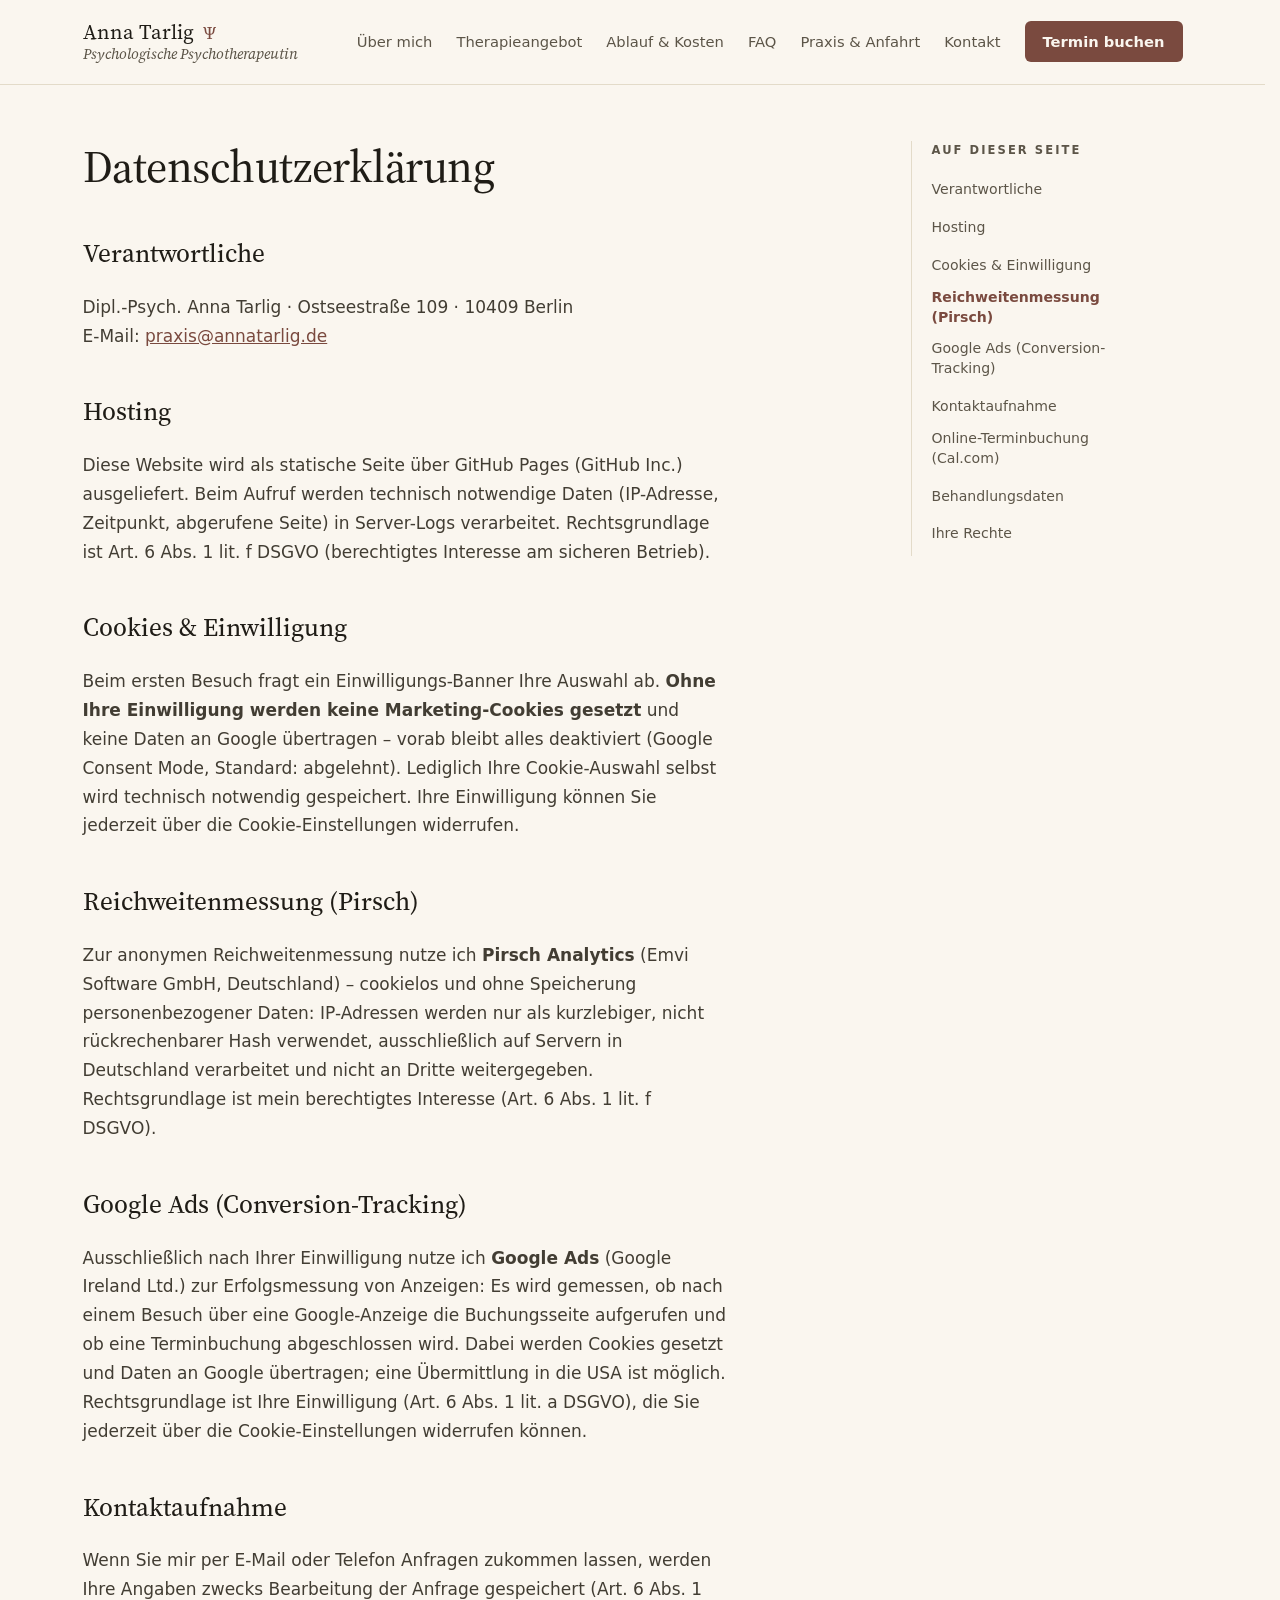
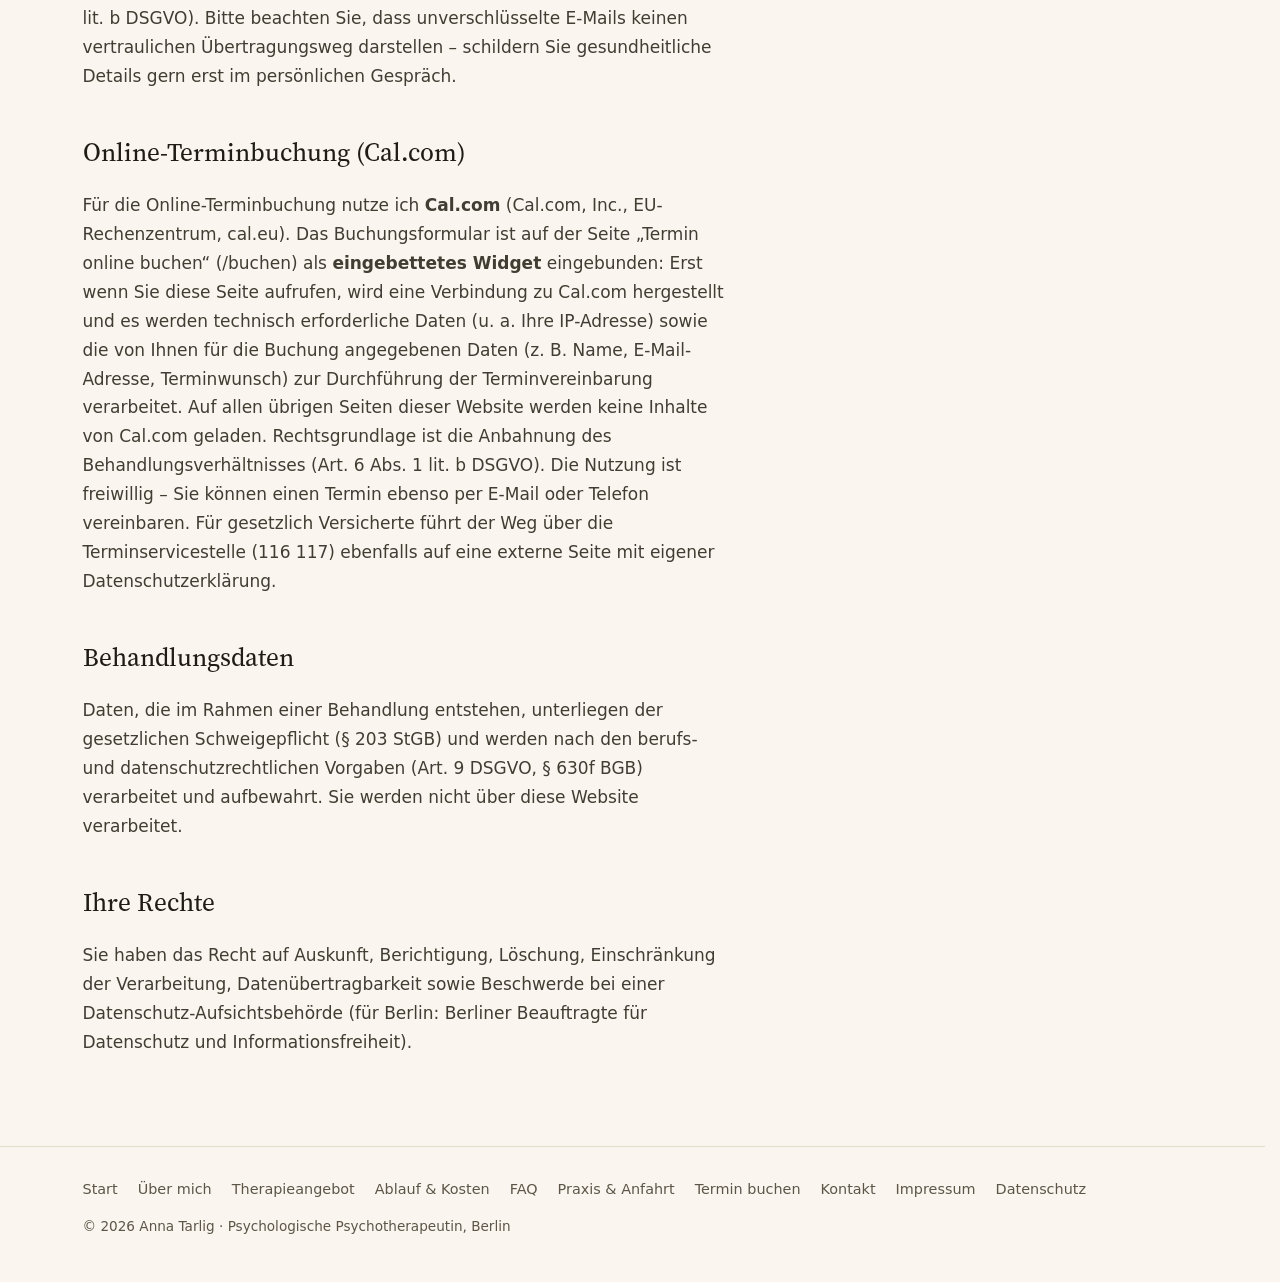
<file: datenschutz/index.html>
<!DOCTYPE html><html lang="de"> <head><meta charset="utf-8"><meta name="viewport" content="width=device-width, initial-scale=1"><title>Datenschutz – Anna Tarlig</title><meta name="description" content="Datenschutzerklärung der psychotherapeutischen Praxis Anna Tarlig, Berlin."><link rel="canonical" href="https://annatarlig.de/datenschutz"><link rel="icon" href="/favicon.ico" sizes="32x32"><link rel="icon" href="/favicon.svg" type="image/svg+xml"><link rel="icon" href="/favicon-96.png" type="image/png" sizes="96x96"><link rel="apple-touch-icon" href="/apple-touch-icon.png"><link rel="preload" href="/fonts/SourceSerif4Variable-Roman.woff2" as="font" type="font/woff2" crossorigin><meta property="og:type" content="website"><meta property="og:title" content="Datenschutz – Anna Tarlig"><meta property="og:description" content="Datenschutzerklärung der psychotherapeutischen Praxis Anna Tarlig, Berlin."><meta property="og:url" content="https://annatarlig.de/datenschutz"><meta property="og:locale" content="de_DE"><script defer src="https://api.pirsch.io/pa.js" id="pianjs" data-code="5ZBsIJ00FLK5OmA7HkaPPxYURW7zita1"></script><style>@font-face{font-family:"Source Serif 4";src:url(/fonts/SourceSerif4Variable-Roman.woff2) format("woff2-variations");font-weight:200 900;font-style:normal;font-display:swap}@font-face{font-family:"Source Serif 4";src:url(/fonts/SourceSerif4Variable-Italic.woff2) format("woff2-variations");font-weight:200 900;font-style:italic;font-display:swap}:root{--bg: #faf6ef;--surface: #f3ecdf;--ink: #1f1c16;--body: #423d33;--muted: #5c5548;--line: #e3dbc9;--line-strong: #ded3bc;--accent: #7a4a3f;--accent-dark: #5f382e;--serif: "Source Serif 4", Charter, Georgia, serif;--sans: ui-sans-serif, system-ui, -apple-system, "Segoe UI", sans-serif;--radius: 6px}*{box-sizing:border-box}html,body{overflow-x:clip}html{scrollbar-gutter:stable}body{margin:0;background:var(--bg);color:var(--ink);font-family:var(--sans);font-size:17px;line-height:1.7;-webkit-font-smoothing:antialiased;text-rendering:optimizeLegibility}img,svg{max-width:100%;display:block}a{color:var(--accent)}a:hover{color:var(--accent-dark)}h1,h2,h3{font-family:var(--serif);font-weight:450;text-wrap:balance}.container{width:min(1100px,calc(100vw - 48px));margin-inline:auto}.site-header{position:sticky;top:0;z-index:20;background:#faf6efeb;backdrop-filter:blur(14px);-webkit-backdrop-filter:blur(14px);border-bottom:1px solid var(--line)}.header-inner{display:flex;justify-content:space-between;align-items:center;flex-wrap:wrap;gap:12px 24px;padding:20px 0}.brand{font-family:var(--serif);font-size:1.3rem;color:var(--ink);text-decoration:none;display:inline-block;line-height:1.2}.brand-sub{display:block;color:var(--muted);font-size:.92rem;font-style:italic;margin-top:1px}.brand-psi{color:var(--accent);font-size:1.05rem;margin:0 .35em}@media(hover:hover){.brand:hover .brand-name{text-decoration:underline;text-decoration-thickness:1px;text-underline-offset:4px}}.site-nav{display:flex;flex-wrap:wrap;align-items:center;gap:10px 24px;font-size:.92rem}.site-nav a{color:var(--muted);text-decoration:none}.site-nav a:not(.nav-cta)[aria-current=page]{color:var(--accent)}@media(hover:hover){.site-nav a:not(.nav-cta):hover{color:var(--ink);text-decoration:underline;text-decoration-thickness:1px;text-underline-offset:4px}}.site-nav a.nav-cta{background:var(--accent);color:var(--bg);padding:8px 18px;border-radius:var(--radius);font-weight:600}.site-nav a.nav-cta:hover{background:var(--accent-dark);color:var(--bg)}.nav-toggle-box,.nav-toggle{display:none}@media(max-width:720px){.header-inner{align-items:center;padding:14px 0;gap:8px 16px}.nav-toggle{display:inline-block;font-size:1.1rem;line-height:1.2;color:var(--ink);cursor:pointer;padding:8px 14px;border:1px solid var(--line-strong);border-radius:var(--radius);user-select:none;-webkit-user-select:none}.nav-toggle-box{display:block;position:absolute;opacity:0;pointer-events:none}.nav-toggle-box:focus-visible~.nav-toggle{outline:2px solid var(--accent);outline-offset:2px}.site-nav{display:none;width:100%;flex-direction:column;align-items:flex-start;gap:2px;padding:4px 0 14px;font-size:1.05rem}.site-nav a{padding:9px 0}.site-nav a.nav-cta{margin-top:8px;padding:10px 22px}.nav-toggle-box:checked~.site-nav{display:flex}.steps{grid-template-columns:1fr}}.hero{padding:72px 0 64px}.hero-inner{display:flex;flex-wrap:wrap;align-items:flex-start;gap:48px 72px}.hero-text{flex:1 1 480px;min-width:0}.eyebrow{font-size:.85rem;letter-spacing:.22em;text-transform:uppercase;color:var(--accent);font-weight:600;margin:0 0 26px}.hero h1{font-size:clamp(2.4rem,5.5vw,3.6rem);line-height:1.1;letter-spacing:-.015em;margin:0 0 26px}.hero h1 em{font-style:italic;color:var(--accent)}.lede{font-size:1.15rem;color:var(--muted);max-width:30em;margin:0 0 32px}.hero-note{margin:16px 0 0;font-size:.92rem;color:var(--muted);max-width:32em}.hero-figure{flex:1 1 340px;max-width:420px;margin:0}.hero-figure img,.portrait{width:100%;height:auto;aspect-ratio:4 / 5;object-fit:cover;border-radius:12px}.hero-figure figcaption{padding-top:12px}.hero-portrait-link{position:relative;display:block}.hero-portrait-link:after{content:"Über mich →";position:absolute;right:14px;bottom:14px;background:#faf6efeb;color:var(--accent-dark);font-size:.9rem;font-weight:600;padding:7px 14px;border-radius:var(--radius);opacity:0;transform:translateY(4px);transition:opacity .18s ease,transform .18s ease;pointer-events:none}@media(hover:hover){.hero-portrait-link:hover:after{opacity:1;transform:none}}.btn{display:inline-block;padding:13px 28px;border-radius:var(--radius);font-weight:600;text-decoration:none}.btn-primary{background:var(--accent);color:var(--bg)}.btn-primary:hover{background:var(--accent-dark);color:var(--bg)}.btn-ghost{color:var(--accent);border:1px solid var(--line-strong)}.btn-ghost:hover{border-color:var(--accent);color:var(--accent-dark)}.btn-row{display:flex;flex-wrap:wrap;align-items:center;gap:14px 24px}.link-arrow{color:var(--accent);font-weight:500;text-decoration:none}.link-arrow:hover{text-decoration:underline}.section{border-top:1px solid var(--line);padding:64px 0}.section--surface{background:var(--surface);border-top:none}.section h2{font-size:2.1rem;letter-spacing:-.01em;margin:0 0 24px}.section .eyebrow{margin:0 0 10px}.section-intro{max-width:34em;color:var(--muted);font-size:1.05rem;margin:0 0 32px}.card-grid,.themes{display:grid;grid-template-columns:repeat(auto-fit,minmax(280px,1fr));column-gap:56px;margin-top:12px}@media(min-width:640px){.themes{grid-template-columns:repeat(2,1fr);max-width:880px}}.card,.theme{padding:24px 0;border-top:1px solid var(--line)}.card h3,.theme h3{font-weight:500;font-size:1.2rem;margin:0 0 6px}.card p,.theme p{margin:0;color:var(--muted);font-size:.97rem}.steps{display:grid;grid-template-columns:repeat(auto-fit,minmax(220px,1fr));gap:36px 40px;list-style:none;margin:0;padding:0;counter-reset:step}.steps li:before{counter-increment:step;content:counter(step) ".";display:block;font-family:var(--serif);font-style:italic;color:var(--accent);font-size:1.1rem;margin-bottom:8px}.steps h3{font-weight:500;font-size:1.15rem;margin:0 0 6px}.steps .step-link{color:inherit;text-decoration:underline;text-decoration-color:var(--line-strong);text-underline-offset:.18em}.steps .step-link:hover{color:var(--accent-dark);text-decoration-color:var(--accent-dark)}.steps p{margin:0;color:var(--muted);font-size:.95rem}.faq{max-width:46em}.faq details{border-top:1px solid var(--line-strong)}.faq details:last-child{border-bottom:1px solid var(--line-strong)}.faq summary{font-family:var(--serif);font-weight:500;font-size:1.1rem;padding:18px 0;cursor:pointer;list-style:none}.faq summary::-webkit-details-marker{display:none}.faq summary:hover{color:var(--accent)}.faq details p{margin:0;padding:0 0 20px;color:var(--muted);font-size:.97rem;max-width:38em}.page{padding:56px 0 72px}.page-narrow{max-width:44em}.page h1{font-size:clamp(2rem,4.5vw,2.8rem);line-height:1.15;letter-spacing:-.01em;margin:0 0 18px}.page .lede{font-size:1.12rem}.prose h2{font-size:1.6rem;margin:40px 0 14px}.prose h3{font-weight:500;font-size:1.2rem;margin:28px 0 10px}.prose p,.prose ul,.prose ol{color:var(--body);max-width:38em}.prose li{margin-bottom:6px}.note{background:var(--surface);border-radius:8px;padding:18px 22px;font-size:.95rem}.prose .steps{gap:32px 40px;margin:8px 0 12px}.prose .steps li:before{font-size:1.35rem;margin:0 0 4px}.prose .steps h3{margin:0 0 6px}.prose .steps p{margin:0}.media-row{display:grid;grid-template-columns:repeat(auto-fit,minmax(280px,1fr));gap:20px;margin:32px 0 36px}.media-row img{width:100%;height:450px;object-fit:cover;border-radius:12px}.map-tile{display:block;text-decoration:none}.map-credit{display:block;margin-top:6px;font-size:.78rem;color:var(--muted)}.media-split{display:flex;flex-wrap:wrap;align-items:center;gap:40px 72px}.media-split>div{flex:1 1 420px;min-width:0}.media-photo{flex:1 1 300px;width:100%;max-width:420px;height:auto;border-radius:12px;object-fit:cover}html{scroll-behavior:smooth}.prose h2[id],.prose h3[id]{scroll-margin-top:104px}.page-grid{display:grid;grid-template-columns:minmax(0,44em) 200px;gap:24px 80px;align-items:start}.page-grid>*{min-width:0}.toc{position:sticky;top:110px;border-left:1px solid var(--line);padding-left:20px}.toc-title{font-size:.72rem;letter-spacing:.18em;text-transform:uppercase;color:var(--muted);font-weight:600;margin:0 0 14px}.toc ul{list-style:none;margin:0;padding:0}.toc li{margin:0 0 9px}.toc li.toc-sub{padding-left:14px}.toc a{color:var(--muted);text-decoration:none;font-size:.88rem;line-height:1.4;display:inline-block}.toc a:hover{color:var(--ink)}.toc a.active{color:var(--accent);font-weight:600}@media(max-width:1080px){.toc{display:none}.page-grid{grid-template-columns:1fr}}.contact-grid{display:grid;grid-template-columns:repeat(auto-fit,minmax(260px,1fr));column-gap:56px}.contact-card{padding:24px 0;border-top:1px solid var(--line)}.contact-card h3{font-weight:500;font-size:1.2rem;margin:0 0 6px}.contact-card p{margin:0;color:var(--muted);font-size:.97rem}.footer{border-top:1px solid var(--line)}.footer-inner{padding:30px 0 44px;display:flex;flex-direction:column;gap:14px;color:var(--muted);font-size:.9rem}.footer-copy{font-size:.85rem}.footer-links{display:flex;flex-wrap:wrap;gap:8px 20px}.footer a{color:var(--muted);text-decoration:none}.footer a:hover{color:var(--ink)}@media(max-width:640px){.hero{padding:48px 0 40px}.section{padding:48px 0}.page{padding:40px 0 56px}}.tel-text,.tel-link{white-space:nowrap}.tel-link{display:none}@media(hover:none)and (pointer:coarse){.tel-text{display:none}.tel-link{display:inline;color:inherit;text-decoration:none}}.absence-notice--global[data-astro-cid-ppdunkzr]{background:var(--surface);border-bottom:1px solid var(--line-strong);color:var(--body)}.absence-notice--global[data-astro-cid-ppdunkzr] .absence-notice__inner[data-astro-cid-ppdunkzr]{padding-block:11px}.absence-notice--global[data-astro-cid-ppdunkzr] p[data-astro-cid-ppdunkzr]{margin:0;font-size:.93rem;line-height:1.55}.absence-notice--global[data-astro-cid-ppdunkzr] strong[data-astro-cid-ppdunkzr]{color:var(--ink);font-family:var(--serif);font-size:1rem;font-weight:600}.absence-notice--global[data-astro-cid-ppdunkzr] a[data-astro-cid-ppdunkzr]{font-weight:600}.absence-notice--booking[data-astro-cid-ppdunkzr]{margin:8px 0 30px;padding:18px 22px;background:var(--surface);border:1px solid var(--line-strong);border-left:4px solid var(--accent);border-radius:8px}.absence-notice--booking[data-astro-cid-ppdunkzr] h2[data-astro-cid-ppdunkzr]{margin:0 0 6px;color:var(--accent-dark);font-size:1.25rem;font-weight:550}.absence-notice--booking[data-astro-cid-ppdunkzr] p[data-astro-cid-ppdunkzr]{margin:0;color:var(--body);font-size:.97rem;line-height:1.6}@media(max-width:640px){.absence-notice--global[data-astro-cid-ppdunkzr] .absence-notice__inner[data-astro-cid-ppdunkzr]{padding-block:10px}.absence-notice--booking[data-astro-cid-ppdunkzr]{margin-bottom:24px;padding:16px 18px}}#cc-main{background:transparent;color:var(--cc-primary-color);font-family:var(--cc-font-family);font-size:16px;font-weight:400;-webkit-font-smoothing:antialiased;-moz-osx-font-smoothing:grayscale;line-height:1.15;position:relative;text-rendering:optimizeLegibility;-webkit-text-size-adjust:100%;position:fixed;z-index:var(--cc-z-index)}#cc-main :after,#cc-main :before,#cc-main a,#cc-main button,#cc-main div,#cc-main h2,#cc-main input,#cc-main p,#cc-main span{all:unset;box-sizing:border-box}#cc-main .pm__badge,#cc-main button{all:initial;box-sizing:border-box;color:unset;visibility:unset}#cc-main .pm__badge,#cc-main a,#cc-main button,#cc-main input{-webkit-appearance:none;appearance:none;cursor:pointer;font-family:inherit;font-size:100%;line-height:normal;margin:0;outline:revert;outline-offset:2px;overflow:hidden}#cc-main table,#cc-main tbody,#cc-main td,#cc-main th,#cc-main thead,#cc-main tr{all:revert;color:inherit;font-family:inherit;font-size:inherit;font-weight:inherit}:root{--cc-font-family:-apple-system,BlinkMacSystemFont,"Segoe UI",Roboto,Helvetica,Arial,sans-serif,"Apple Color Emoji","Segoe UI Emoji","Segoe UI Symbol";--cc-modal-border-radius:.5rem;--cc-btn-border-radius:.4rem;--cc-modal-transition-duration:.25s;--cc-link-color:var(--cc-btn-primary-bg);--cc-modal-margin:1rem;--cc-z-index:2147483647;--cc-bg:#fff;--cc-primary-color:#2c2f31;--cc-secondary-color:#5e6266;--cc-btn-primary-bg:#30363c;--cc-btn-primary-color:#fff;--cc-btn-primary-border-color:var(--cc-btn-primary-bg);--cc-btn-primary-hover-bg:#000;--cc-btn-primary-hover-color:#fff;--cc-btn-primary-hover-border-color:var(--cc-btn-primary-hover-bg);--cc-btn-secondary-bg:#eaeff2;--cc-btn-secondary-color:var(--cc-primary-color);--cc-btn-secondary-border-color:var(--cc-btn-secondary-bg);--cc-btn-secondary-hover-bg:#d4dae0;--cc-btn-secondary-hover-color:#000;--cc-btn-secondary-hover-border-color:#d4dae0;--cc-separator-border-color:#f0f4f7;--cc-toggle-on-bg:var(--cc-btn-primary-bg);--cc-toggle-off-bg:#667481;--cc-toggle-on-knob-bg:#fff;--cc-toggle-off-knob-bg:var(--cc-toggle-on-knob-bg);--cc-toggle-enabled-icon-color:var(--cc-bg);--cc-toggle-disabled-icon-color:var(--cc-bg);--cc-toggle-readonly-bg:#d5dee2;--cc-toggle-readonly-knob-bg:#fff;--cc-toggle-readonly-knob-icon-color:var(--cc-toggle-readonly-bg);--cc-section-category-border:var(--cc-cookie-category-block-bg);--cc-cookie-category-block-bg:#f0f4f7;--cc-cookie-category-block-border:#f0f4f7;--cc-cookie-category-block-hover-bg:#e9eff4;--cc-cookie-category-block-hover-border:#e9eff4;--cc-cookie-category-expanded-block-bg:transparent;--cc-cookie-category-expanded-block-hover-bg:#dee4e9;--cc-overlay-bg:rgba(0,0,0,.65);--cc-webkit-scrollbar-bg:var(--cc-section-category-border);--cc-webkit-scrollbar-hover-bg:var(--cc-btn-primary-hover-bg);--cc-footer-bg:var(--cc-btn-secondary-bg);--cc-footer-color:var(--cc-secondary-color);--cc-footer-border-color:#e4eaed;--cc-pm-toggle-border-radius:4em}#cc-main.cc--rtl{direction:rtl}#cc-main .cm__title,#cc-main a,#cc-main b,#cc-main em,#cc-main strong{font-weight:600}#cc-main button>span{pointer-events:none}#cc-main .cc__link,#cc-main a{background-image:linear-gradient(currentColor,currentColor);background-position:0 100%;background-repeat:no-repeat;background-size:0 1px;font-weight:600;position:relative;transition:background-size .25s,color .25s ease}#cc-main .cc__link:hover,#cc-main a:hover{background-size:100% 1px;color:var(--cc-primary-color)}#cc-main .cc__link{color:var(--cc-link-color)}#cc-main .cm__desc,#cc-main .pm__body{overscroll-behavior:auto contain;scrollbar-width:thin}@media screen and (min-width:640px){#cc-main ::-webkit-scrollbar,#cc-main ::-webkit-scrollbar-thumb,#cc-main ::-webkit-scrollbar-track{all:revert}#cc-main ::-webkit-scrollbar-thumb{-webkit-background-clip:padding-box;background-clip:padding-box;background:var(--cc-toggle-readonly-bg);border:.25rem solid var(--cc-bg);border-radius:1rem}#cc-main ::-webkit-scrollbar-thumb:hover{background:var(--cc-toggle-off-bg)}#cc-main ::-webkit-scrollbar{background:transparent;width:12px}}html.disable--interaction.show--consent,html.disable--interaction.show--consent body{height:auto!important;overflow:hidden!important}@media(prefers-reduced-motion){#cc-main{--cc-modal-transition-duration:0s}}.cc--darkmode{--cc-bg:#161a1c;--cc-primary-color:#ebf3f6;--cc-secondary-color:#aebbc5;--cc-btn-primary-bg:#c2d0e0;--cc-btn-primary-color:var(--cc-bg);--cc-btn-primary-border-color:var(--cc-btn-primary-bg);--cc-btn-primary-hover-bg:#98a7b6;--cc-btn-primary-hover-color:#000;--cc-btn-primary-hover-border-color:var(--cc-btn-primary-hover-bg);--cc-btn-secondary-bg:#242c31;--cc-btn-secondary-color:var(--cc-primary-color);--cc-btn-secondary-border-color:var(--cc-btn-secondary-bg);--cc-btn-secondary-hover-bg:#353d43;--cc-btn-secondary-hover-color:#fff;--cc-btn-secondary-hover-border-color:var(--cc-btn-secondary-hover-bg);--cc-separator-border-color:#222a30;--cc-toggle-on-bg:var(--cc-btn-primary-bg);--cc-toggle-off-bg:#525f6b;--cc-toggle-on-knob-bg:var(--cc-btn-primary-color);--cc-toggle-off-knob-bg:var(--cc-btn-primary-color);--cc-toggle-enabled-icon-color:var(--cc-btn-primary-color);--cc-toggle-disabled-icon-color:var(--cc-btn-primary-color);--cc-toggle-readonly-bg:#343e45;--cc-toggle-readonly-knob-bg:#5f6b72;--cc-toggle-readonly-knob-icon-color:var(--cc-toggle-readonly-bg);--cc-section-category-border:#1e2428;--cc-cookie-category-block-bg:#1e2428;--cc-cookie-category-block-border:var(--cc-section-category-border);--cc-cookie-category-block-hover-bg:#242c31;--cc-cookie-category-block-hover-border:#232a2f;--cc-cookie-category-expanded-block-bg:transparent;--cc-cookie-category-expanded-block-hover-bg:var(--cc-toggle-readonly-bg);--cc-overlay-bg:rgba(0,0,0,.65);--cc-webkit-scrollbar-bg:var(--cc-section-category-border);--cc-webkit-scrollbar-hover-bg:var(--cc-btn-primary-hover-bg);--cc-footer-bg:#0c0e0f;--cc-footer-color:var(--cc-secondary-color);--cc-footer-border-color:#060809}.cc--darkmode #cc-main{color-scheme:dark}#cc-main .cm{background:var(--cc-bg);border-radius:var(--cc-modal-border-radius);box-shadow:0 .625em 1.875em #0000024d;display:flex;flex-direction:column;max-width:24rem;opacity:0;overflow:hidden;position:fixed;transform:translateY(1.6em);visibility:hidden;z-index:1}#cc-main .cm--top{top:var(--cc-modal-margin)}#cc-main .cm--middle{top:50%;transform:translateY(calc(-50% + 1.6em))}#cc-main .cm--bottom{bottom:var(--cc-modal-margin)}#cc-main .cm--center{left:var(--cc-modal-margin);margin:0 auto;right:var(--cc-modal-margin);width:unset}#cc-main .cm--left{left:var(--cc-modal-margin);margin-right:var(--cc-modal-margin)}#cc-main .cm--right{margin-left:var(--cc-modal-margin);right:var(--cc-modal-margin)}#cc-main .cm__body{display:flex;flex-direction:column;justify-content:space-between;position:relative}#cc-main .cm__btns,#cc-main .cm__links{padding:1rem 1.3rem;width:unset}#cc-main .cm__texts{display:flex;flex:1;flex-direction:column;justify-content:center;padding:1rem 0 0}#cc-main .cm__desc,#cc-main .cm__title{padding:0 1.3rem}#cc-main .cm__title{font-size:1.05em}#cc-main .cm__title+.cm__desc{margin-top:1.1em}#cc-main .cm__desc{color:var(--cc-secondary-color);font-size:.9em;line-height:1.5;max-height:40vh;overflow-x:visible;overflow-y:auto;padding-bottom:1em}#cc-main .cm__btns{border-top:1px solid var(--cc-separator-border-color);display:flex;flex-direction:column;justify-content:center}#cc-main .cm__btn-group{display:grid;grid-auto-columns:minmax(0,1fr)}#cc-main .cm__btn+.cm__btn,#cc-main .cm__btn-group+.cm__btn-group{margin-top:.375rem}#cc-main .cm--flip .cm__btn+.cm__btn,#cc-main .cm--flip .cm__btn-group+.cm__btn-group{margin-bottom:.375rem;margin-top:0}#cc-main .cm--inline .cm__btn+.cm__btn{margin-left:.375rem;margin-top:0}#cc-main .cm--inline.cm--flip .cm__btn+.cm__btn{margin-bottom:0;margin-left:0;margin-right:.375rem}#cc-main .cm--inline.cm--flip .cm__btn-group+.cm__btn-group{margin-bottom:.375rem;margin-right:0}#cc-main .cm--wide .cm__btn+.cm__btn,#cc-main .cm--wide .cm__btn-group+.cm__btn-group{margin-left:.375rem;margin-top:0}#cc-main .cm--wide.cm--flip .cm__btn+.cm__btn,#cc-main .cm--wide.cm--flip .cm__btn-group+.cm__btn-group{margin-bottom:0;margin-right:.375rem}#cc-main .cm--bar:not(.cm--inline) .cm__btn-group--uneven,#cc-main .cm--wide .cm__btn-group--uneven{display:flex;flex:1;justify-content:space-between}#cc-main .cm--bar:not(.cm--inline).cm--flip .cm__btn-group--uneven,#cc-main .cm--wide.cm--flip .cm__btn-group--uneven{flex-direction:row-reverse}#cc-main .cm__btn{background:var(--cc-btn-primary-bg);border:1px solid var(--cc-btn-primary-border-color);border-radius:var(--cc-btn-border-radius);color:var(--cc-btn-primary-color);font-size:.82em;font-weight:600;min-height:42px;padding:.5em 1em;text-align:center}#cc-main .cm__btn:hover{background:var(--cc-btn-primary-hover-bg);border-color:var(--cc-btn-primary-hover-border-color);color:var(--cc-btn-primary-hover-color)}#cc-main .cm__btn--secondary{background:var(--cc-btn-secondary-bg);border-color:var(--cc-btn-secondary-border-color);color:var(--cc-btn-secondary-color)}#cc-main .cm__btn--secondary:hover{background:var(--cc-btn-secondary-hover-bg);border-color:var(--cc-btn-secondary-hover-border-color);color:var(--cc-btn-secondary-hover-color)}#cc-main .cm__btn--close{border-radius:0;border-bottom-left-radius:var(--cc-btn-border-radius);border-right:none;border-top:none;display:none;font-size:1em;height:42px;min-width:auto!important;overflow:hidden;padding:0!important;position:absolute;right:0;top:0;width:42px}#cc-main .cm__btn--close svg{stroke:var(--cc-btn-primary-color);transform:scale(.5);transition:stroke .15s ease}#cc-main .cm__btn--close:hover svg{stroke:var(--cc-btn-primary-hover-color)}#cc-main .cm__btn--close.cm__btn--secondary svg{stroke:var(--cc-btn-secondary-color)}#cc-main .cm__btn--close.cm__btn--secondary:hover svg{stroke:var(--cc-btn-secondary-hover-color)}#cc-main .cm__btn--close+.cm__texts .cm__title{padding-right:3rem}#cc-main .cm--inline .cm__btn-group{grid-auto-flow:column}#cc-main .cm__footer{background:var(--cc-footer-bg);border-top:1px solid var(--cc-footer-border-color);color:var(--cc-footer-color);padding:.4em 0 .5em}#cc-main .cm__links{display:flex;flex-direction:row;padding-bottom:0;padding-top:0}#cc-main .cm__link-group{display:flex;flex-direction:row;font-size:.8em;width:100%}#cc-main .cm__link-group>*+*{margin-left:1.3rem}#cc-main .cm--flip .cm__btn:last-child{grid-row:1}#cc-main .cm--inline.cm--flip .cm__btn:last-child{grid-column:1}#cc-main .cm--box .cm__btn--close{display:block}#cc-main .cm--box.cm--flip .cm__btns{flex-direction:column-reverse}#cc-main .cm--box.cm--wide{max-width:36em}#cc-main .cm--box.cm--wide .cm__btns{flex-direction:row;justify-content:space-between}#cc-main .cm--box.cm--wide .cm__btn-group{grid-auto-flow:column}#cc-main .cm--box.cm--wide .cm__btn{min-width:120px;padding-left:1.8em;padding-right:1.8em}#cc-main .cm--box.cm--wide.cm--flip .cm__btns{flex-direction:row-reverse}#cc-main .cm--box.cm--wide.cm--flip .cm__btn:last-child{grid-column:1}#cc-main .cm--cloud{max-width:54em;width:unset}#cc-main .cm--cloud .cm__body{flex-direction:row}#cc-main .cm--cloud .cm__texts{flex:1}#cc-main .cm--cloud .cm__desc{max-height:9.4em}#cc-main .cm--cloud .cm__btns{border-left:1px solid var(--cc-separator-border-color);border-top:none;max-width:23em}#cc-main .cm--cloud .cm__btn-group{flex-direction:column}#cc-main .cm--cloud .cm__btn{min-width:19em}#cc-main .cm--cloud.cm--flip .cm__btn-group,#cc-main .cm--cloud.cm--flip .cm__btns{flex-direction:column-reverse}#cc-main .cm--cloud.cm--inline .cm__btn-group{flex-direction:row}#cc-main .cm--cloud.cm--inline .cm__btn{min-width:10em}#cc-main .cm--cloud.cm--inline.cm--flip .cm__btn-group{flex-direction:row-reverse}#cc-main .cm--bar{border-radius:0;left:0;margin:0;max-width:unset;opacity:1;right:0;transform:translateY(0);width:100vw;--cc-modal-transition-duration:.35s}#cc-main .cm--bar.cm--top{top:0;transform:translateY(-100%)}#cc-main .cm--bar.cm--bottom{bottom:0;transform:translateY(100%)}#cc-main .cm--bar .cm__body,#cc-main .cm--bar .cm__links{margin:0 auto;max-width:55em;width:100%}#cc-main .cm--bar .cm__body{padding:.5em 0 .9em}#cc-main .cm--bar .cm__btns{border-top:none;flex-direction:row;justify-content:space-between}#cc-main .cm--bar .cm__btn-group{grid-auto-flow:column}#cc-main .cm--bar:not(.cm--inline) .cm__btn+.cm__btn,#cc-main .cm--bar:not(.cm--inline) .cm__btn-group+.cm__btn-group{margin-left:.375rem;margin-top:0}#cc-main .cm--bar .cm__btn{min-width:120px;padding-left:2em;padding-right:2em}#cc-main .cm--bar.cm--flip:not(.cm--inline) .cm__btn+.cm__btn,#cc-main .cm--bar.cm--flip:not(.cm--inline) .cm__btn-group+.cm__btn-group{margin-bottom:0;margin-left:0;margin-right:.375rem}#cc-main .cm--bar.cm--flip .cm__btns{flex-direction:row-reverse}#cc-main .cm--bar.cm--flip .cm__btn:last-child{grid-column:1}#cc-main .cm--bar.cm--inline .cm__body,#cc-main .cm--bar.cm--inline .cm__links{max-width:74em}#cc-main .cm--bar.cm--inline .cm__body{flex-direction:row;padding:0}#cc-main .cm--bar.cm--inline .cm__btns{flex-direction:column;justify-content:center;max-width:23em}#cc-main .cm--bar.cm--inline.cm--flip .cm__btns{flex-direction:column-reverse}#cc-main .cc--anim .cm,#cc-main .cc--anim.cm-wrapper:before{transition:opacity var(--cc-modal-transition-duration) ease,visibility var(--cc-modal-transition-duration) ease,transform var(--cc-modal-transition-duration) ease}#cc-main .cc--anim .cm__btn,#cc-main .cc--anim .cm__close{transition:background-color .15s ease,border-color .15s ease,color .15s ease}.disable--interaction #cc-main .cm-wrapper:before{background:var(--cc-overlay-bg);content:"";inset:0;opacity:0;position:fixed;visibility:hidden;z-index:0}.show--consent #cc-main .cc--anim .cm{opacity:1;transform:translateY(0);visibility:visible!important}.show--consent #cc-main .cc--anim .cm--middle{transform:translateY(-50%)}.show--consent #cc-main .cc--anim .cm--bar{transform:translateY(0)}.show--consent #cc-main .cc--anim.cm-wrapper:before{opacity:1;visibility:visible}#cc-main.cc--rtl .cm__btn--close{border-bottom-left-radius:unset;border-bottom-right-radius:var(--cc-btn-border-radius);left:0;right:unset}#cc-main.cc--rtl .cm__btn--close+.cm__texts .cm__title{padding-left:3rem!important;padding-right:1.3rem}#cc-main.cc--rtl .cm--inline .cm__btn+.cm__btn{margin-left:0;margin-right:.375rem}#cc-main.cc--rtl .cm--inline.cm--flip .cm__btn+.cm__btn{margin-left:.375rem;margin-right:0}#cc-main.cc--rtl .cm:not(.cm--inline).cm--bar .cm__btn+.cm__btn,#cc-main.cc--rtl .cm:not(.cm--inline).cm--bar .cm__btn-group+.cm__btn-group,#cc-main.cc--rtl .cm:not(.cm--inline).cm--wide .cm__btn+.cm__btn,#cc-main.cc--rtl .cm:not(.cm--inline).cm--wide .cm__btn-group+.cm__btn-group{margin-left:0;margin-right:.375rem}#cc-main.cc--rtl .cm:not(.cm--inline).cm--bar.cm--flip .cm__btn+.cm__btn,#cc-main.cc--rtl .cm:not(.cm--inline).cm--wide.cm--flip .cm__btn+.cm__btn{margin-left:.375rem;margin-right:0}#cc-main.cc--rtl .cm__link-group>*+*{margin-left:0;margin-right:1.3rem}@media screen and (max-width:640px){#cc-main{--cc-modal-margin:.5em}#cc-main .cm{max-width:none!important;width:auto!important}#cc-main .cm__body{flex-direction:column!important;padding:0!important}#cc-main .cm__btns,#cc-main .cm__desc,#cc-main .cm__links,#cc-main .cm__title{padding-left:1.1rem!important;padding-right:1.1rem!important}#cc-main .cm__btns{border-left:none!important;border-top:1px solid var(--cc-separator-border-color)!important;flex-direction:column!important;max-width:none!important;min-width:auto!important}#cc-main .cm__btn+.cm__btn,#cc-main .cm__btn-group+.cm__btn-group{margin:.375rem 0 0!important}#cc-main .cm--flip .cm__btn+.cm__btn,#cc-main .cm--flip .cm__btn-group+.cm__btn-group{margin-bottom:.375rem!important;margin-top:0!important}#cc-main .cm__btn-group{display:flex!important;flex-direction:column!important;min-width:auto!important}#cc-main .cm__btn{flex:auto!important}#cc-main .cm__link-group{justify-content:center!important}#cc-main .cm--flip .cm__btn-group,#cc-main .cm--flip .cm__btns{flex-direction:column-reverse!important}}#cc-main .pm-wrapper{position:relative;z-index:2}#cc-main .pm{background:var(--cc-bg);border-radius:var(--cc-modal-border-radius);box-shadow:0 .625em 1.875em #0000024d;display:flex;flex-direction:column;opacity:0;overflow:hidden;position:fixed;visibility:hidden;width:100%;width:unset;z-index:1}#cc-main svg{fill:none;width:100%}#cc-main .pm__body,#cc-main .pm__footer,#cc-main .pm__header{padding:1em 1.4em}#cc-main .pm__header{align-items:center;border-bottom:1px solid var(--cc-separator-border-color);display:flex;justify-content:space-between}#cc-main .pm__title{align-items:center;display:flex;flex:1;font-weight:600;margin-right:2em}#cc-main .pm__close-btn{background:var(--cc-btn-secondary-bg);border:1px solid var(--cc-btn-secondary-border-color);border-radius:var(--cc-btn-border-radius);height:40px;position:relative;transition:all .15s ease;width:40px}#cc-main .pm__close-btn span{display:flex;height:100%;width:100%}#cc-main .pm__close-btn svg{stroke:var(--cc-btn-secondary-color);transform:scale(.5);transition:stroke .15s ease}#cc-main .pm__close-btn:hover{background:var(--cc-btn-secondary-hover-bg);border-color:var(--cc-btn-secondary-hover-border-color)}#cc-main .pm__close-btn:hover svg{stroke:var(--cc-btn-secondary-hover-color)}#cc-main .pm__body{flex:1;overflow-y:auto;overflow-y:overlay}#cc-main .pm__section,#cc-main .pm__section--toggle{border-radius:var(--cc-btn-border-radius);display:flex;flex-direction:column;margin-bottom:.5em}#cc-main .pm__section--toggle .pm__section-desc-wrapper{border:1px solid var(--cc-cookie-category-block-border);border-radius:var(--cc-btn-border-radius);border-top:none;border-top-left-radius:0;border-top-right-radius:0;display:none;margin-top:0!important;overflow:hidden}#cc-main .pm__section{border:1px solid var(--cc-separator-border-color);padding:1em;transition:background-color .25s ease,border-color .25s ease}#cc-main .pm__section:first-child{border:none;margin-bottom:2em;margin-top:0;padding:0;transition:none}#cc-main .pm__section:not(:first-child):hover{background:var(--cc-cookie-category-block-bg);border-color:var(--cc-cookie-category-block-border)}#cc-main .pm__section-toggles+.pm__section{margin-top:2em}#cc-main .pm__section--toggle{background:var(--cc-cookie-category-block-bg);border-top:none;margin-bottom:.375rem}#cc-main .pm__section--toggle .pm__section-title{align-items:center;background:var(--cc-cookie-category-block-bg);border:1px solid var(--cc-cookie-category-block-border);display:flex;justify-content:space-between;min-height:58px;padding:1.1em 5.4em 1.1em 1.2em;position:relative;transition:background-color .25s ease,border-color .25s ease;width:100%}#cc-main .pm__section--toggle .pm__section-title:hover{background:var(--cc-cookie-category-block-hover-bg);border-color:var(--cc-cookie-category-block-hover-border)}#cc-main .pm__section--toggle .pm__section-desc{margin-top:0;padding:1em}#cc-main .pm__section--toggle.is-expanded{--cc-cookie-category-block-bg:var(--cc-cookie-category-expanded-block-bg);--cc-cookie-category-block-border:var(--cc-cookie-category-expanded-block-hover-bg)}#cc-main .pm__section--toggle.is-expanded .pm__section-title{border-bottom-left-radius:0;border-bottom-right-radius:0}#cc-main .pm__section--toggle.is-expanded .pm__section-arrow svg{transform:scale(.5) rotate(180deg)}#cc-main .pm__section--toggle.is-expanded .pm__section-desc-wrapper{display:flex}#cc-main .pm__section--expandable .pm__section-title{cursor:pointer;padding-left:3.4em}#cc-main .pm__section--expandable .pm__section-arrow{background:var(--cc-toggle-readonly-bg);border-radius:100%;display:flex;height:20px;justify-content:center;left:18px;pointer-events:none;position:absolute;width:20px}#cc-main .pm__section--expandable .pm__section-arrow svg{stroke:var(--cc-btn-secondary-color);transform:scale(.5)}#cc-main .pm__section-title-wrapper{align-items:center;display:flex;position:relative}#cc-main .pm__section-title-wrapper+.pm__section-desc-wrapper{margin-top:.85em}#cc-main .pm__section-title{border-radius:var(--cc-btn-border-radius);font-size:.95em;font-weight:600}#cc-main .pm__badge{align-items:center;background:var(--cc-btn-secondary-bg);border-radius:5em;color:var(--cc-secondary-color);display:flex;flex:none;font-size:.8em;font-weight:600;height:23px;justify-content:center;margin-left:1em;min-width:23px;overflow:hidden;padding:0 .6em 1px;position:relative;text-align:center;white-space:nowrap;width:auto}#cc-main .pm__service-counter{background:var(--cc-btn-primary-bg);color:var(--cc-btn-primary-color);padding:0;width:23px}#cc-main .pm__service-counter[data-counterlabel]{padding:0 .6em 1px;width:auto}#cc-main .section__toggle,#cc-main .section__toggle-wrapper,#cc-main .toggle__icon,#cc-main .toggle__label{border-radius:var(--cc-pm-toggle-border-radius);height:23px;transform:translateZ(0);width:50px}#cc-main .section__toggle-wrapper{cursor:pointer;position:absolute;right:18px;z-index:1}#cc-main .toggle-service{height:19px;position:relative;right:0;width:42px}#cc-main .toggle-service .section__toggle,#cc-main .toggle-service .toggle__icon,#cc-main .toggle-service .toggle__label{height:19px;width:42px}#cc-main .toggle-service .toggle__icon{position:relative}#cc-main .toggle-service .toggle__icon-circle{height:19px;width:19px}#cc-main .toggle-service .section__toggle:checked~.toggle__icon .toggle__icon-circle{transform:translate(23px)}#cc-main .pm__section--toggle:nth-child(2) .section__toggle-wrapper:after{display:none!important}#cc-main .section__toggle{border:0;cursor:pointer;display:block;left:0;margin:0;position:absolute;top:0}#cc-main .section__toggle:disabled{cursor:not-allowed}#cc-main .toggle__icon{background:var(--cc-toggle-off-bg);box-shadow:0 0 0 1px var(--cc-toggle-off-bg);display:flex;flex-direction:row;pointer-events:none;position:absolute;transition:all .25s ease}#cc-main .toggle__icon-circle{background:var(--cc-toggle-off-knob-bg);border:none;border-radius:var(--cc-pm-toggle-border-radius);box-shadow:0 1px 2px #1820035c;display:block;height:23px;left:0;position:absolute;top:0;transition:transform .25s ease,background-color .25s ease;width:23px}#cc-main .toggle__icon-off,#cc-main .toggle__icon-on{height:100%;position:absolute;transition:opacity .15s ease;width:100%}#cc-main .toggle__icon-on{opacity:0;transform:rotate(45deg)}#cc-main .toggle__icon-on svg{stroke:var(--cc-toggle-on-bg);transform:scale(.55) rotate(-45deg)}#cc-main .toggle__icon-off{opacity:1}#cc-main .toggle__icon-off svg{stroke:var(--cc-toggle-off-bg);transform:scale(.55)}#cc-main .section__toggle:checked~.toggle__icon{background:var(--cc-toggle-on-bg);box-shadow:0 0 0 1px var(--cc-toggle-on-bg)}#cc-main .section__toggle:checked~.toggle__icon .toggle__icon-circle{background-color:var(--cc-toggle-on-knob-bg);transform:translate(27px)}#cc-main .section__toggle:checked~.toggle__icon .toggle__icon-on{opacity:1}#cc-main .section__toggle:checked~.toggle__icon .toggle__icon-off{opacity:0}#cc-main .section__toggle:checked:disabled~.toggle__icon{background:var(--cc-toggle-readonly-bg);box-shadow:0 0 0 1px var(--cc-toggle-readonly-bg)}#cc-main .section__toggle:checked:disabled~.toggle__icon .toggle__icon-circle{background:var(--cc-toggle-readonly-knob-bg);box-shadow:none}#cc-main .section__toggle:checked:disabled~.toggle__icon svg{stroke:var(--cc-toggle-readonly-knob-icon-color)}#cc-main .toggle__label{opacity:0;overflow:hidden;pointer-events:none;position:absolute;top:0;z-index:-1}#cc-main .pm__section-desc-wrapper{color:var(--cc-secondary-color);display:flex;flex-direction:column;font-size:.9em}#cc-main .pm__section-desc-wrapper>:not(:last-child){border-bottom:1px solid var(--cc-cookie-category-block-border)}#cc-main .pm__section-services{display:flex;flex-direction:column}#cc-main .pm__service{align-items:center;display:flex;justify-content:space-between;padding:.4em 1.2em;position:relative;transition:background-color .15s ease}#cc-main .pm__service:hover{background-color:var(--cc-cookie-category-block-hover-bg)}#cc-main .pm__service-header{align-items:center;display:flex;margin-right:1em;width:100%}#cc-main .pm__service-icon{border:2px solid;border-radius:100%;height:8px;margin-left:6px;margin-right:20px;margin-top:1px;min-width:8px}#cc-main .pm__service-title{font-size:.95em;width:100%;word-break:break-word}#cc-main .pm__section-desc{line-height:1.5em}#cc-main .pm__section-table{border-collapse:collapse;font-size:.9em;margin:0;overflow:hidden;padding:0;text-align:left;width:100%}#cc-main .pm__table-caption{text-align:left}#cc-main .pm__table-caption,#cc-main .pm__table-head>tr{border-bottom:1px dashed var(--cc-separator-border-color);color:var(--cc-primary-color);font-weight:600}#cc-main .pm__table-tr{transition:background-color .15s ease}#cc-main .pm__table-tr:hover{background:var(--cc-cookie-category-block-hover-bg)}#cc-main .pm__table-caption,#cc-main .pm__table-td,#cc-main .pm__table-th{padding:.625em .625em .625em 1.2em;vertical-align:top}#cc-main .pm__footer{border-top:1px solid var(--cc-separator-border-color);display:flex;justify-content:space-between}#cc-main .pm__btn-group{display:flex}#cc-main .pm__btn+.pm__btn,#cc-main .pm__btn-group+.pm__btn-group{margin-left:.375rem}#cc-main .pm--flip .pm__btn+.pm__btn,#cc-main .pm--flip .pm__btn-group+.pm__btn-group{margin-left:0;margin-right:.375rem}#cc-main .pm__btn{background:var(--cc-btn-primary-bg);border:1px solid var(--cc-btn-primary-border-color);border-radius:var(--cc-btn-border-radius);color:var(--cc-btn-primary-color);flex:auto;font-size:.82em;font-weight:600;min-height:42px;min-width:110px;padding:.5em 1.5em;text-align:center;transition:background-color .15s ease,border-color .15s ease,color .15s ease}#cc-main .pm__btn:hover{background:var(--cc-btn-primary-hover-bg);border-color:var(--cc-btn-primary-hover-border-color);color:var(--cc-btn-primary-hover-color)}#cc-main .pm__btn--secondary{background:var(--cc-btn-secondary-bg);border-color:var(--cc-btn-secondary-border-color);color:var(--cc-btn-secondary-color)}#cc-main .pm__btn--secondary:hover{background:var(--cc-btn-secondary-hover-bg);border-color:var(--cc-btn-secondary-hover-border-color);color:var(--cc-btn-secondary-hover-color)}#cc-main .pm--box{height:calc(100% - 2em);left:var(--cc-modal-margin);margin:0 auto;max-height:37.5em;max-width:43em;right:var(--cc-modal-margin);top:50%;transform:translateY(calc(-50% + 1.6em))}#cc-main .pm--box.pm--flip .pm__btn-group,#cc-main .pm--box.pm--flip .pm__footer{flex-direction:row-reverse}#cc-main .pm--bar{border-radius:0;bottom:0;height:100%;margin:0;max-height:none;max-width:29em;opacity:1;top:0;width:100%;--cc-modal-transition-duration:.35s}#cc-main .pm--bar .pm__section-table,#cc-main .pm--bar .pm__table-body,#cc-main .pm--bar .pm__table-td,#cc-main .pm--bar .pm__table-th,#cc-main .pm--bar .pm__table-tr{display:block}#cc-main .pm--bar .pm__table-head{display:none}#cc-main .pm--bar .pm__table-caption{display:block}#cc-main .pm--bar .pm__table-tr:not(:last-child){border-bottom:1px solid var(--cc-separator-border-color)}#cc-main .pm--bar .pm__table-td{display:flex;justify-content:space-between}#cc-main .pm--bar .pm__table-td:before{color:var(--cc-primary-color);content:attr(data-column);flex:1;font-weight:600;min-width:100px;overflow:hidden;padding-right:2em;text-overflow:ellipsis}#cc-main .pm--bar .pm__table-td>div{flex:3}#cc-main .pm--bar:not(.pm--wide) .pm__body,#cc-main .pm--bar:not(.pm--wide) .pm__footer,#cc-main .pm--bar:not(.pm--wide) .pm__header{padding:1em 1.3em}#cc-main .pm--bar:not(.pm--wide) .pm__btn-group,#cc-main .pm--bar:not(.pm--wide) .pm__footer{flex-direction:column}#cc-main .pm--bar:not(.pm--wide) .pm__btn+.pm__btn,#cc-main .pm--bar:not(.pm--wide) .pm__btn-group+.pm__btn-group{margin:.375rem 0 0}#cc-main .pm--bar:not(.pm--wide).pm--flip .pm__btn-group,#cc-main .pm--bar:not(.pm--wide).pm--flip .pm__footer{flex-direction:column-reverse}#cc-main .pm--bar:not(.pm--wide).pm--flip .pm__btn+.pm__btn,#cc-main .pm--bar:not(.pm--wide).pm--flip .pm__btn-group+.pm__btn-group{margin-bottom:.375rem;margin-top:0}#cc-main .pm--bar:not(.pm--wide) .pm__badge{display:none}#cc-main .pm--bar.pm--left{left:0;transform:translate(-100%)}#cc-main .pm--bar.pm--right{right:0;transform:translate(100%)}#cc-main .pm--bar.pm--wide{max-width:35em}#cc-main .pm--bar.pm--wide .pm__body,#cc-main .pm--bar.pm--wide .pm__footer,#cc-main .pm--bar.pm--wide .pm__header{padding:1em 1.4em}#cc-main .pm--bar.pm--wide.pm--flip .pm__btn-group,#cc-main .pm--bar.pm--wide.pm--flip .pm__footer{flex-direction:row-reverse}#cc-main .pm-overlay{background:var(--cc-overlay-bg);content:"";inset:0;opacity:0;position:fixed;visibility:hidden;z-index:1}#cc-main .cc--anim .pm,#cc-main .cc--anim .pm-overlay{transition:opacity var(--cc-modal-transition-duration) ease,visibility var(--cc-modal-transition-duration) ease,transform var(--cc-modal-transition-duration) ease}.show--preferences #cc-main .cc--anim .pm{opacity:1;visibility:visible!important}.show--preferences #cc-main .cc--anim .pm--box{transform:translateY(-50%)}.show--preferences #cc-main .cc--anim .pm--bar{transform:translate(0)}.show--preferences #cc-main .cc--anim .pm-overlay{opacity:1;visibility:visible}#cc-main.cc--rtl .pm__service-header{margin-left:1em;margin-right:0}#cc-main.cc--rtl .pm__section-arrow{left:unset;right:18px}#cc-main.cc--rtl .section__toggle-wrapper{left:18px;right:unset;transform-origin:left}#cc-main.cc--rtl .toggle-service{left:0}#cc-main.cc--rtl .pm__service-icon{margin-left:20px;margin-right:5px}#cc-main.cc--rtl .pm__section--toggle .pm__section-title{padding-left:5.4em;padding-right:1.2em}#cc-main.cc--rtl .pm__section--expandable .pm__section-title{padding-right:3.4em}#cc-main.cc--rtl .pm__badge{margin-left:unset;margin-right:1em}#cc-main.cc--rtl .toggle__icon-circle{transform:translate(27px)}#cc-main.cc--rtl .toggle-service .toggle__icon-circle{transform:translate(23px)}#cc-main.cc--rtl .section__toggle:checked~.toggle__icon .toggle__icon-circle{transform:translate(0)}#cc-main.cc--rtl .pm__table-td,#cc-main.cc--rtl .pm__table-th{padding-left:unset;padding-right:1.2em;text-align:right}#cc-main.cc--rtl .pm__table-td{padding-left:unset;padding-right:1.2em}#cc-main.cc--rtl .pm__table-td:before{padding-left:2em;padding-right:unset}#cc-main.cc--rtl .pm__btn+.pm__btn,#cc-main.cc--rtl .pm__btn-group+.pm__btn-group{margin-left:0;margin-right:.375rem}#cc-main.cc--rtl .pm--flip .pm__btn+.pm__btn,#cc-main.cc--rtl .pm--flip .pm__btn-group+.pm__btn-group{margin-left:.375rem;margin-right:0}#cc-main.cc--rtl .pm--flip.pm--bar:not(.pm--wide) .pm__btn+.pm__btn,#cc-main.cc--rtl .pm--flip.pm--bar:not(.pm--wide) .pm__btn-group+.pm__btn-group{margin-left:0}@media screen and (max-width:640px){#cc-main .pm{border-radius:0;height:auto;inset:0;max-height:100%;max-width:none!important;transform:translateY(1.6em)}#cc-main .pm__body,#cc-main .pm__footer,#cc-main .pm__header{padding:.9em!important}#cc-main .pm__badge{display:none}#cc-main .pm__section-table,#cc-main .pm__table-body,#cc-main .pm__table-caption,#cc-main .pm__table-td,#cc-main .pm__table-th,#cc-main .pm__table-tr{display:block}#cc-main .pm__table-head{display:none}#cc-main .pm__table-tr:not(:last-child){border-bottom:1px solid var(--cc-separator-border-color)}#cc-main .pm__table-td{display:flex;justify-content:space-between}#cc-main .pm__table-td:before{color:var(--cc-primary-color);content:attr(data-column);flex:1;font-weight:600;min-width:100px;overflow:hidden;padding-right:2em;text-overflow:ellipsis}#cc-main .pm__table-td>div{flex:3}#cc-main .pm__btn-group,#cc-main .pm__footer{flex-direction:column!important}#cc-main .pm__btn-group{display:flex!important}#cc-main .pm__btn+.pm__btn,#cc-main .pm__btn-group+.pm__btn-group{margin:.375rem 0 0!important}#cc-main .pm--flip .pm__btn+.pm__btn,#cc-main .pm--flip .pm__btn-group+.pm__btn-group{margin-bottom:.375rem!important;margin-top:0!important}#cc-main .pm--flip .pm__btn-group,#cc-main .pm--flip .pm__footer{flex-direction:column-reverse!important}.show--preferences #cc-main .cc--anim .pm{transform:translateY(0)!important}}#cc-main{--cc-btn-primary-bg: var(--accent, #7a4a3f);--cc-btn-primary-hover-bg: var(--accent-dark, #5f382e);--cc-btn-primary-border-color: var(--accent, #7a4a3f);--cc-btn-primary-hover-border-color: var(--accent-dark, #5f382e);--cc-toggle-on-bg: var(--accent, #7a4a3f);--cc-link-color: var(--accent, #7a4a3f);--cc-font-family: var(--sans)}#cc-main .cm__btn-group:has(.cm__btn+.cm__btn){display:flex;flex-direction:row-reverse;justify-content:space-between;gap:1rem}#cc-main .cm__btn-group:has(.cm__btn+.cm__btn) .cm__btn{flex:0 1 46%}
</style></head> <body> <header class="site-header"> <div class="container header-inner"> <input type="checkbox" id="nav-toggle" class="nav-toggle-box" aria-label="Menü öffnen"> <a class="brand" href="/" aria-label="Anna Tarlig – Startseite"><span class="brand-name">Anna Tarlig</span><span class="brand-psi" aria-hidden="true"> Ψ </span><span class="brand-sub">Psychologische Psychotherapeutin</span></a> <label for="nav-toggle" class="nav-toggle" aria-label="Menü">☰</label> <nav class="site-nav" aria-label="Hauptnavigation"> <a href="/ueber-mich"> Über mich </a><a href="/therapieangebot"> Therapieangebot </a><a href="/ablauf-und-kosten"> Ablauf &amp; Kosten </a><a href="/faq"> FAQ </a><a href="/anfahrt"> Praxis &amp; Anfahrt </a><a href="/kontakt"> Kontakt </a><a href="/termin" class="nav-cta"> Termin buchen </a> </nav> </div> </header> <aside class="absence-notice absence-notice--global" role="note" aria-labelledby="absence-notice-heading-global" data-absence-notice data-end-date="2026-08-16" data-time-zone="Europe/Berlin" data-astro-cid-ppdunkzr><div class="container absence-notice__inner" data-astro-cid-ppdunkzr><p data-astro-cid-ppdunkzr><strong id="absence-notice-heading-global" data-astro-cid-ppdunkzr>Urlaubshinweis:</strong> Die Praxis ist bis einschließlich 16. August 2026 im Urlaub. Anfragen per E-Mail oder Telefon beantworte ich gern nach meiner Rückkehr. <a href="/buchen" data-astro-cid-ppdunkzr>Online-Termine können Sie weiterhin über Cal.com buchen.</a></p></div></aside> <main>  <div class="container page page-grid"> <div class="page-narrow prose"> <h1>Datenschutzerklärung</h1> <h2>Verantwortliche</h2> <p> Dipl.-Psych. Anna Tarlig · Ostseestraße 109 · 10409 Berlin<br>
E-Mail: <a href="mailto:praxis@annatarlig.de">praxis@annatarlig.de</a> </p> <h2>Hosting</h2> <p>
Diese Website wird als statische Seite über GitHub Pages (GitHub Inc.)
        ausgeliefert. Beim Aufruf werden technisch notwendige Daten (IP-Adresse,
        Zeitpunkt, abgerufene Seite) in Server-Logs verarbeitet. Rechtsgrundlage ist
        Art. 6 Abs. 1 lit. f DSGVO (berechtigtes Interesse am sicheren Betrieb).
</p>  <h2>Cookies & Einwilligung</h2> <p>
Beim ersten Besuch fragt ein Einwilligungs-Banner Ihre Auswahl ab.
<strong> Ohne Ihre Einwilligung werden keine Marketing-Cookies gesetzt</strong>
und keine Daten an Google übertragen – vorab bleibt alles deaktiviert
              (Google Consent Mode, Standard: abgelehnt). Lediglich Ihre Cookie-Auswahl
              selbst wird technisch notwendig gespeichert. Ihre Einwilligung können Sie
              jederzeit über die Cookie-Einstellungen widerrufen.
</p> <h2>Reichweitenmessung (Pirsch)</h2> <p>
Zur anonymen Reichweitenmessung nutze ich <strong>Pirsch Analytics</strong>
(Emvi Software GmbH, Deutschland) – cookielos und ohne Speicherung
              personenbezogener Daten: IP-Adressen werden nur als kurzlebiger, nicht
              rückrechenbarer Hash verwendet, ausschließlich auf Servern in Deutschland
              verarbeitet und nicht an Dritte weitergegeben. Rechtsgrundlage ist mein
              berechtigtes Interesse (Art. 6 Abs. 1 lit. f DSGVO).
</p> <h2>Google Ads (Conversion-Tracking)</h2> <p>
Ausschließlich nach Ihrer Einwilligung nutze ich <strong>Google Ads</strong>
(Google Ireland Ltd.) zur Erfolgsmessung von Anzeigen: Es wird gemessen, ob
              nach einem Besuch über eine Google-Anzeige die Buchungsseite aufgerufen
              und ob eine Terminbuchung abgeschlossen wird. Dabei
              werden Cookies gesetzt und Daten an Google übertragen; eine Übermittlung in
              die USA ist möglich. Rechtsgrundlage ist Ihre Einwilligung (Art. 6 Abs. 1
              lit. a DSGVO), die Sie jederzeit über die Cookie-Einstellungen widerrufen
              können.
</p>  <h2>Kontaktaufnahme</h2> <p>
Wenn Sie mir per E-Mail oder Telefon Anfragen zukommen lassen, werden Ihre
        Angaben zwecks Bearbeitung der Anfrage gespeichert (Art. 6 Abs. 1 lit. b
        DSGVO). Bitte beachten Sie, dass unverschlüsselte E-Mails keinen vertraulichen
        Übertragungsweg darstellen – schildern Sie gesundheitliche Details gern erst
        im persönlichen Gespräch.
</p> <h2>Online-Terminbuchung (Cal.com)</h2> <p>
Für die Online-Terminbuchung nutze ich <strong>Cal.com</strong> (Cal.com,
        Inc., EU-Rechenzentrum, cal.eu). Das Buchungsformular ist auf der Seite
        „Termin online buchen“ (/buchen) als <strong>eingebettetes Widget</strong>
eingebunden: Erst wenn Sie diese Seite aufrufen, wird eine Verbindung zu
        Cal.com hergestellt und es werden technisch erforderliche Daten (u.&nbsp;a.
        Ihre IP-Adresse) sowie die von Ihnen für die Buchung angegebenen Daten
        (z.&nbsp;B. Name, E-Mail-Adresse, Terminwunsch) zur Durchführung der
        Terminvereinbarung verarbeitet. Auf allen übrigen Seiten dieser Website
        werden keine Inhalte von Cal.com geladen.
        Rechtsgrundlage ist die Anbahnung des Behandlungsverhältnisses (Art. 6 Abs. 1
        lit. b DSGVO). Die Nutzung ist freiwillig – Sie können einen Termin ebenso per
        E-Mail oder Telefon vereinbaren. Für gesetzlich Versicherte führt der Weg über
        die Terminservicestelle (116&nbsp;117) ebenfalls auf eine externe Seite mit
        eigener Datenschutzerklärung.
</p> <h2>Behandlungsdaten</h2> <p>
Daten, die im Rahmen einer Behandlung entstehen, unterliegen der gesetzlichen
        Schweigepflicht (§ 203 StGB) und werden nach den berufs- und
        datenschutzrechtlichen Vorgaben (Art. 9 DSGVO, § 630f BGB) verarbeitet und
        aufbewahrt. Sie werden nicht über diese Website verarbeitet.
</p> <h2>Ihre Rechte</h2> <p>
Sie haben das Recht auf Auskunft, Berichtigung, Löschung, Einschränkung der
        Verarbeitung, Datenübertragbarkeit sowie Beschwerde bei einer
        Datenschutz-Aufsichtsbehörde (für Berlin: Berliner Beauftragte für Datenschutz
        und Informationsfreiheit).
</p> <!-- TODO(Anna/Ugur): Vor Launch juristisch prüfen (lassen) --> </div> <aside class="toc" aria-label="Auf dieser Seite" hidden> <p class="toc-title">Auf dieser Seite</p> <nav><ul></ul></nav> </aside> <script type="module">const r=document.querySelector(".toc"),i=r?.querySelector("ul"),n=Array.from(document.querySelectorAll(".prose h2, .prose h3"));if(r&&i&&n.length>=3){const l=e=>e.toLowerCase().replace(/ä/g,"ae").replace(/ö/g,"oe").replace(/ü/g,"ue").replace(/ß/g,"ss").replace(/[^a-z0-9]+/g,"-").replace(/^-+|-+$/g,""),a=new Set,s=new Map;for(const e of n){if(!e.id){let c=l(e.textContent??"abschnitt")||"abschnitt";for(;a.has(c);)c+="-x";e.id=c}a.add(e.id);const t=document.createElement("li");e.tagName==="H3"&&(t.className="toc-sub");const o=document.createElement("a");o.href=`#${e.id}`,o.textContent=e.textContent,t.appendChild(o),i.appendChild(t),s.set(e,o)}r.hidden=!1;const d=new IntersectionObserver(e=>{for(const t of e)t.isIntersecting&&(s.forEach(o=>o.classList.remove("active")),s.get(t.target)?.classList.add("active"))},{rootMargin:"0px 0px -75% 0px"});n.forEach(e=>d.observe(e))}</script> </div>  </main> <footer class="footer"> <div class="container footer-inner"> <nav class="footer-links" aria-label="Seitenübersicht"> <a href="/">Start</a> <a href="/ueber-mich">Über mich</a> <a href="/therapieangebot">Therapieangebot</a> <a href="/ablauf-und-kosten">Ablauf &amp; Kosten</a> <a href="/faq">FAQ</a> <a href="/anfahrt">Praxis &amp; Anfahrt</a> <a href="/termin">Termin buchen</a> <a href="/kontakt">Kontakt</a> <a href="/impressum">Impressum</a> <a href="/datenschutz">Datenschutz</a> </nav> <span class="footer-copy">&copy; 2026 Anna Tarlig · Psychologische Psychotherapeutin, Berlin</span> </div> </footer> <div id="cc-cfg" data-ads-id="AW-18309544416" hidden></div> <script type="module" src="/_astro/CookieConsent.astro_astro_type_script_index_0_lang.CnT59-5z.js"></script> <script>
      (() => {
        const notices = document.querySelectorAll("[data-absence-notice]");

        notices.forEach((notice) => {
          if (!(notice instanceof HTMLElement)) return;

          const endDate = notice.dataset.endDate;
          const timeZone = notice.dataset.timeZone;
          if (!endDate || !timeZone) return;

          try {
            const dateParts = new Intl.DateTimeFormat("en", {
              timeZone,
              year: "numeric",
              month: "2-digit",
              day: "2-digit",
            }).formatToParts(new Date());
            const dateValues = Object.fromEntries(
              dateParts.map(({ type, value }) => [type, value]),
            );
            const currentDate = `${dateValues.year}-${dateValues.month}-${dateValues.day}`;

            if (currentDate > endDate) notice.hidden = true;
          } catch {
            // Bei unerwartet fehlender Zeitzonen-Unterstützung bleibt der Hinweis sichtbar.
          }
        });
      })();
    </script> </body> </html>
</file>
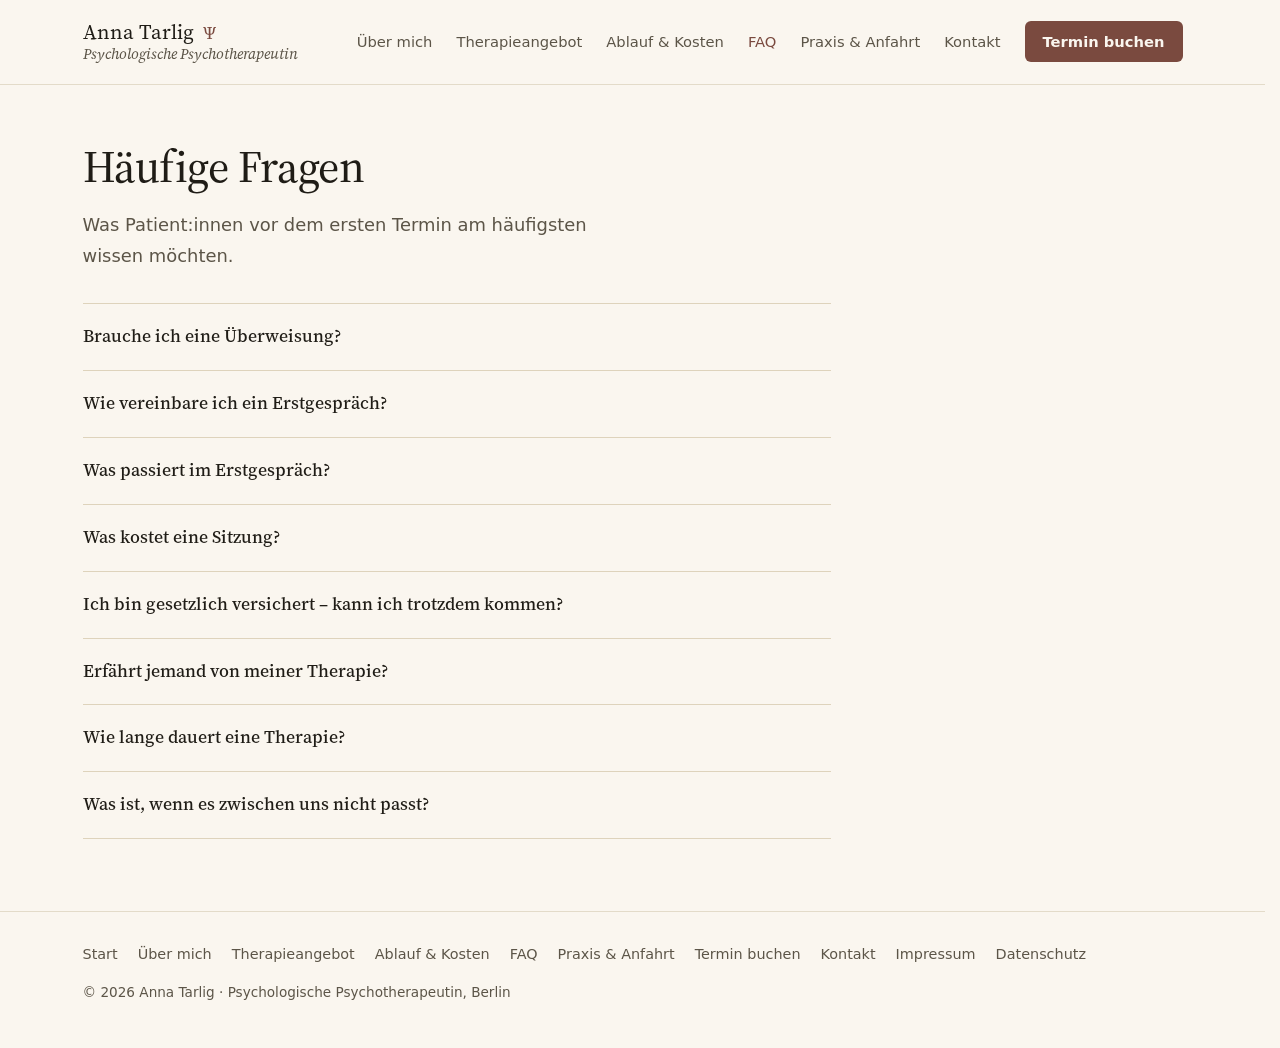
<file: faq/index.html>
<!DOCTYPE html><html lang="de"> <head><meta charset="utf-8"><meta name="viewport" content="width=device-width, initial-scale=1"><title>Häufige Fragen – Anna Tarlig</title><meta name="description" content="Antworten auf häufige Fragen zur Psychotherapie bei Anna Tarlig in Berlin: Erstgespräch, Terminvereinbarung, Kosten, Selbstzahlung, Schweigepflicht."><link rel="canonical" href="https://annatarlig.de/faq"><link rel="icon" href="/favicon.ico" sizes="32x32"><link rel="icon" href="/favicon.svg" type="image/svg+xml"><link rel="icon" href="/favicon-96.png" type="image/png" sizes="96x96"><link rel="apple-touch-icon" href="/apple-touch-icon.png"><link rel="preload" href="/fonts/SourceSerif4Variable-Roman.woff2" as="font" type="font/woff2" crossorigin><meta property="og:type" content="website"><meta property="og:title" content="Häufige Fragen – Anna Tarlig"><meta property="og:description" content="Antworten auf häufige Fragen zur Psychotherapie bei Anna Tarlig in Berlin: Erstgespräch, Terminvereinbarung, Kosten, Selbstzahlung, Schweigepflicht."><meta property="og:url" content="https://annatarlig.de/faq"><meta property="og:locale" content="de_DE"><script defer src="https://api.pirsch.io/pa.js" id="pianjs" data-code="5ZBsIJ00FLK5OmA7HkaPPxYURW7zita1"></script><style>@font-face{font-family:"Source Serif 4";src:url(/fonts/SourceSerif4Variable-Roman.woff2) format("woff2-variations");font-weight:200 900;font-style:normal;font-display:swap}@font-face{font-family:"Source Serif 4";src:url(/fonts/SourceSerif4Variable-Italic.woff2) format("woff2-variations");font-weight:200 900;font-style:italic;font-display:swap}:root{--bg: #faf6ef;--surface: #f3ecdf;--ink: #1f1c16;--body: #423d33;--muted: #5c5548;--line: #e3dbc9;--line-strong: #ded3bc;--accent: #7a4a3f;--accent-dark: #5f382e;--serif: "Source Serif 4", Charter, Georgia, serif;--sans: ui-sans-serif, system-ui, -apple-system, "Segoe UI", sans-serif;--radius: 6px}*{box-sizing:border-box}html,body{overflow-x:clip}html{scrollbar-gutter:stable}body{margin:0;background:var(--bg);color:var(--ink);font-family:var(--sans);font-size:17px;line-height:1.7;-webkit-font-smoothing:antialiased;text-rendering:optimizeLegibility}img,svg{max-width:100%;display:block}a{color:var(--accent)}a:hover{color:var(--accent-dark)}h1,h2,h3{font-family:var(--serif);font-weight:450;text-wrap:balance}.container{width:min(1100px,calc(100vw - 48px));margin-inline:auto}.site-header{position:sticky;top:0;z-index:20;background:#faf6efeb;backdrop-filter:blur(14px);-webkit-backdrop-filter:blur(14px);border-bottom:1px solid var(--line)}.header-inner{display:flex;justify-content:space-between;align-items:center;flex-wrap:wrap;gap:12px 24px;padding:20px 0}.brand{font-family:var(--serif);font-size:1.3rem;color:var(--ink);text-decoration:none;display:inline-block;line-height:1.2}.brand-sub{display:block;color:var(--muted);font-size:.92rem;font-style:italic;margin-top:1px}.brand-psi{color:var(--accent);font-size:1.05rem;margin:0 .35em}@media(hover:hover){.brand:hover .brand-name{text-decoration:underline;text-decoration-thickness:1px;text-underline-offset:4px}}.site-nav{display:flex;flex-wrap:wrap;align-items:center;gap:10px 24px;font-size:.92rem}.site-nav a{color:var(--muted);text-decoration:none}.site-nav a:not(.nav-cta)[aria-current=page]{color:var(--accent)}@media(hover:hover){.site-nav a:not(.nav-cta):hover{color:var(--ink);text-decoration:underline;text-decoration-thickness:1px;text-underline-offset:4px}}.site-nav a.nav-cta{background:var(--accent);color:var(--bg);padding:8px 18px;border-radius:var(--radius);font-weight:600}.site-nav a.nav-cta:hover{background:var(--accent-dark);color:var(--bg)}.nav-toggle-box,.nav-toggle{display:none}@media(max-width:720px){.header-inner{align-items:center;padding:14px 0;gap:8px 16px}.nav-toggle{display:inline-block;font-size:1.1rem;line-height:1.2;color:var(--ink);cursor:pointer;padding:8px 14px;border:1px solid var(--line-strong);border-radius:var(--radius);user-select:none;-webkit-user-select:none}.nav-toggle-box{display:block;position:absolute;opacity:0;pointer-events:none}.nav-toggle-box:focus-visible~.nav-toggle{outline:2px solid var(--accent);outline-offset:2px}.site-nav{display:none;width:100%;flex-direction:column;align-items:flex-start;gap:2px;padding:4px 0 14px;font-size:1.05rem}.site-nav a{padding:9px 0}.site-nav a.nav-cta{margin-top:8px;padding:10px 22px}.nav-toggle-box:checked~.site-nav{display:flex}.steps{grid-template-columns:1fr}}.hero{padding:72px 0 64px}.hero-inner{display:flex;flex-wrap:wrap;align-items:flex-start;gap:48px 72px}.hero-text{flex:1 1 480px;min-width:0}.eyebrow{font-size:.85rem;letter-spacing:.22em;text-transform:uppercase;color:var(--accent);font-weight:600;margin:0 0 26px}.hero h1{font-size:clamp(2.4rem,5.5vw,3.6rem);line-height:1.1;letter-spacing:-.015em;margin:0 0 26px}.hero h1 em{font-style:italic;color:var(--accent)}.lede{font-size:1.15rem;color:var(--muted);max-width:30em;margin:0 0 32px}.hero-note{margin:16px 0 0;font-size:.92rem;color:var(--muted);max-width:32em}.hero-figure{flex:1 1 340px;max-width:420px;margin:0}.hero-figure img,.portrait{width:100%;height:auto;aspect-ratio:4 / 5;object-fit:cover;border-radius:12px}.hero-figure figcaption{padding-top:12px}.hero-portrait-link{position:relative;display:block}.hero-portrait-link:after{content:"Über mich →";position:absolute;right:14px;bottom:14px;background:#faf6efeb;color:var(--accent-dark);font-size:.9rem;font-weight:600;padding:7px 14px;border-radius:var(--radius);opacity:0;transform:translateY(4px);transition:opacity .18s ease,transform .18s ease;pointer-events:none}@media(hover:hover){.hero-portrait-link:hover:after{opacity:1;transform:none}}.btn{display:inline-block;padding:13px 28px;border-radius:var(--radius);font-weight:600;text-decoration:none}.btn-primary{background:var(--accent);color:var(--bg)}.btn-primary:hover{background:var(--accent-dark);color:var(--bg)}.btn-ghost{color:var(--accent);border:1px solid var(--line-strong)}.btn-ghost:hover{border-color:var(--accent);color:var(--accent-dark)}.btn-row{display:flex;flex-wrap:wrap;align-items:center;gap:14px 24px}.link-arrow{color:var(--accent);font-weight:500;text-decoration:none}.link-arrow:hover{text-decoration:underline}.section{border-top:1px solid var(--line);padding:64px 0}.section--surface{background:var(--surface);border-top:none}.section h2{font-size:2.1rem;letter-spacing:-.01em;margin:0 0 24px}.section .eyebrow{margin:0 0 10px}.section-intro{max-width:34em;color:var(--muted);font-size:1.05rem;margin:0 0 32px}.card-grid,.themes{display:grid;grid-template-columns:repeat(auto-fit,minmax(280px,1fr));column-gap:56px;margin-top:12px}@media(min-width:640px){.themes{grid-template-columns:repeat(2,1fr);max-width:880px}}.card,.theme{padding:24px 0;border-top:1px solid var(--line)}.card h3,.theme h3{font-weight:500;font-size:1.2rem;margin:0 0 6px}.card p,.theme p{margin:0;color:var(--muted);font-size:.97rem}.steps{display:grid;grid-template-columns:repeat(auto-fit,minmax(220px,1fr));gap:36px 40px;list-style:none;margin:0;padding:0;counter-reset:step}.steps li:before{counter-increment:step;content:counter(step) ".";display:block;font-family:var(--serif);font-style:italic;color:var(--accent);font-size:1.1rem;margin-bottom:8px}.steps h3{font-weight:500;font-size:1.15rem;margin:0 0 6px}.steps .step-link{color:inherit;text-decoration:underline;text-decoration-color:var(--line-strong);text-underline-offset:.18em}.steps .step-link:hover{color:var(--accent-dark);text-decoration-color:var(--accent-dark)}.steps p{margin:0;color:var(--muted);font-size:.95rem}.faq{max-width:46em}.faq details{border-top:1px solid var(--line-strong)}.faq details:last-child{border-bottom:1px solid var(--line-strong)}.faq summary{font-family:var(--serif);font-weight:500;font-size:1.1rem;padding:18px 0;cursor:pointer;list-style:none}.faq summary::-webkit-details-marker{display:none}.faq summary:hover{color:var(--accent)}.faq details p{margin:0;padding:0 0 20px;color:var(--muted);font-size:.97rem;max-width:38em}.page{padding:56px 0 72px}.page-narrow{max-width:44em}.page h1{font-size:clamp(2rem,4.5vw,2.8rem);line-height:1.15;letter-spacing:-.01em;margin:0 0 18px}.page .lede{font-size:1.12rem}.prose h2{font-size:1.6rem;margin:40px 0 14px}.prose h3{font-weight:500;font-size:1.2rem;margin:28px 0 10px}.prose p,.prose ul,.prose ol{color:var(--body);max-width:38em}.prose li{margin-bottom:6px}.note{background:var(--surface);border-radius:8px;padding:18px 22px;font-size:.95rem}.prose .steps{gap:32px 40px;margin:8px 0 12px}.prose .steps li:before{font-size:1.35rem;margin:0 0 4px}.prose .steps h3{margin:0 0 6px}.prose .steps p{margin:0}.media-row{display:grid;grid-template-columns:repeat(auto-fit,minmax(280px,1fr));gap:20px;margin:32px 0 36px}.media-row img{width:100%;height:450px;object-fit:cover;border-radius:12px}.map-tile{display:block;text-decoration:none}.map-credit{display:block;margin-top:6px;font-size:.78rem;color:var(--muted)}.media-split{display:flex;flex-wrap:wrap;align-items:center;gap:40px 72px}.media-split>div{flex:1 1 420px;min-width:0}.media-photo{flex:1 1 300px;width:100%;max-width:420px;height:auto;border-radius:12px;object-fit:cover}html{scroll-behavior:smooth}.prose h2[id],.prose h3[id]{scroll-margin-top:104px}.page-grid{display:grid;grid-template-columns:minmax(0,44em) 200px;gap:24px 80px;align-items:start}.page-grid>*{min-width:0}.toc{position:sticky;top:110px;border-left:1px solid var(--line);padding-left:20px}.toc-title{font-size:.72rem;letter-spacing:.18em;text-transform:uppercase;color:var(--muted);font-weight:600;margin:0 0 14px}.toc ul{list-style:none;margin:0;padding:0}.toc li{margin:0 0 9px}.toc li.toc-sub{padding-left:14px}.toc a{color:var(--muted);text-decoration:none;font-size:.88rem;line-height:1.4;display:inline-block}.toc a:hover{color:var(--ink)}.toc a.active{color:var(--accent);font-weight:600}@media(max-width:1080px){.toc{display:none}.page-grid{grid-template-columns:1fr}}.contact-grid{display:grid;grid-template-columns:repeat(auto-fit,minmax(260px,1fr));column-gap:56px}.contact-card{padding:24px 0;border-top:1px solid var(--line)}.contact-card h3{font-weight:500;font-size:1.2rem;margin:0 0 6px}.contact-card p{margin:0;color:var(--muted);font-size:.97rem}.footer{border-top:1px solid var(--line)}.footer-inner{padding:30px 0 44px;display:flex;flex-direction:column;gap:14px;color:var(--muted);font-size:.9rem}.footer-copy{font-size:.85rem}.footer-links{display:flex;flex-wrap:wrap;gap:8px 20px}.footer a{color:var(--muted);text-decoration:none}.footer a:hover{color:var(--ink)}@media(max-width:640px){.hero{padding:48px 0 40px}.section{padding:48px 0}.page{padding:40px 0 56px}}.tel-text,.tel-link{white-space:nowrap}.tel-link{display:none}@media(hover:none)and (pointer:coarse){.tel-text{display:none}.tel-link{display:inline;color:inherit;text-decoration:none}}.absence-notice--global[data-astro-cid-ppdunkzr]{background:var(--surface);border-bottom:1px solid var(--line-strong);color:var(--body)}.absence-notice--global[data-astro-cid-ppdunkzr] .absence-notice__inner[data-astro-cid-ppdunkzr]{padding-block:11px}.absence-notice--global[data-astro-cid-ppdunkzr] p[data-astro-cid-ppdunkzr]{margin:0;font-size:.93rem;line-height:1.55}.absence-notice--global[data-astro-cid-ppdunkzr] strong[data-astro-cid-ppdunkzr]{color:var(--ink);font-family:var(--serif);font-size:1rem;font-weight:600}.absence-notice--global[data-astro-cid-ppdunkzr] a[data-astro-cid-ppdunkzr]{font-weight:600}.absence-notice--booking[data-astro-cid-ppdunkzr]{margin:8px 0 30px;padding:18px 22px;background:var(--surface);border:1px solid var(--line-strong);border-left:4px solid var(--accent);border-radius:8px}.absence-notice--booking[data-astro-cid-ppdunkzr] h2[data-astro-cid-ppdunkzr]{margin:0 0 6px;color:var(--accent-dark);font-size:1.25rem;font-weight:550}.absence-notice--booking[data-astro-cid-ppdunkzr] p[data-astro-cid-ppdunkzr]{margin:0;color:var(--body);font-size:.97rem;line-height:1.6}@media(max-width:640px){.absence-notice--global[data-astro-cid-ppdunkzr] .absence-notice__inner[data-astro-cid-ppdunkzr]{padding-block:10px}.absence-notice--booking[data-astro-cid-ppdunkzr]{margin-bottom:24px;padding:16px 18px}}#cc-main{background:transparent;color:var(--cc-primary-color);font-family:var(--cc-font-family);font-size:16px;font-weight:400;-webkit-font-smoothing:antialiased;-moz-osx-font-smoothing:grayscale;line-height:1.15;position:relative;text-rendering:optimizeLegibility;-webkit-text-size-adjust:100%;position:fixed;z-index:var(--cc-z-index)}#cc-main :after,#cc-main :before,#cc-main a,#cc-main button,#cc-main div,#cc-main h2,#cc-main input,#cc-main p,#cc-main span{all:unset;box-sizing:border-box}#cc-main .pm__badge,#cc-main button{all:initial;box-sizing:border-box;color:unset;visibility:unset}#cc-main .pm__badge,#cc-main a,#cc-main button,#cc-main input{-webkit-appearance:none;appearance:none;cursor:pointer;font-family:inherit;font-size:100%;line-height:normal;margin:0;outline:revert;outline-offset:2px;overflow:hidden}#cc-main table,#cc-main tbody,#cc-main td,#cc-main th,#cc-main thead,#cc-main tr{all:revert;color:inherit;font-family:inherit;font-size:inherit;font-weight:inherit}:root{--cc-font-family:-apple-system,BlinkMacSystemFont,"Segoe UI",Roboto,Helvetica,Arial,sans-serif,"Apple Color Emoji","Segoe UI Emoji","Segoe UI Symbol";--cc-modal-border-radius:.5rem;--cc-btn-border-radius:.4rem;--cc-modal-transition-duration:.25s;--cc-link-color:var(--cc-btn-primary-bg);--cc-modal-margin:1rem;--cc-z-index:2147483647;--cc-bg:#fff;--cc-primary-color:#2c2f31;--cc-secondary-color:#5e6266;--cc-btn-primary-bg:#30363c;--cc-btn-primary-color:#fff;--cc-btn-primary-border-color:var(--cc-btn-primary-bg);--cc-btn-primary-hover-bg:#000;--cc-btn-primary-hover-color:#fff;--cc-btn-primary-hover-border-color:var(--cc-btn-primary-hover-bg);--cc-btn-secondary-bg:#eaeff2;--cc-btn-secondary-color:var(--cc-primary-color);--cc-btn-secondary-border-color:var(--cc-btn-secondary-bg);--cc-btn-secondary-hover-bg:#d4dae0;--cc-btn-secondary-hover-color:#000;--cc-btn-secondary-hover-border-color:#d4dae0;--cc-separator-border-color:#f0f4f7;--cc-toggle-on-bg:var(--cc-btn-primary-bg);--cc-toggle-off-bg:#667481;--cc-toggle-on-knob-bg:#fff;--cc-toggle-off-knob-bg:var(--cc-toggle-on-knob-bg);--cc-toggle-enabled-icon-color:var(--cc-bg);--cc-toggle-disabled-icon-color:var(--cc-bg);--cc-toggle-readonly-bg:#d5dee2;--cc-toggle-readonly-knob-bg:#fff;--cc-toggle-readonly-knob-icon-color:var(--cc-toggle-readonly-bg);--cc-section-category-border:var(--cc-cookie-category-block-bg);--cc-cookie-category-block-bg:#f0f4f7;--cc-cookie-category-block-border:#f0f4f7;--cc-cookie-category-block-hover-bg:#e9eff4;--cc-cookie-category-block-hover-border:#e9eff4;--cc-cookie-category-expanded-block-bg:transparent;--cc-cookie-category-expanded-block-hover-bg:#dee4e9;--cc-overlay-bg:rgba(0,0,0,.65);--cc-webkit-scrollbar-bg:var(--cc-section-category-border);--cc-webkit-scrollbar-hover-bg:var(--cc-btn-primary-hover-bg);--cc-footer-bg:var(--cc-btn-secondary-bg);--cc-footer-color:var(--cc-secondary-color);--cc-footer-border-color:#e4eaed;--cc-pm-toggle-border-radius:4em}#cc-main.cc--rtl{direction:rtl}#cc-main .cm__title,#cc-main a,#cc-main b,#cc-main em,#cc-main strong{font-weight:600}#cc-main button>span{pointer-events:none}#cc-main .cc__link,#cc-main a{background-image:linear-gradient(currentColor,currentColor);background-position:0 100%;background-repeat:no-repeat;background-size:0 1px;font-weight:600;position:relative;transition:background-size .25s,color .25s ease}#cc-main .cc__link:hover,#cc-main a:hover{background-size:100% 1px;color:var(--cc-primary-color)}#cc-main .cc__link{color:var(--cc-link-color)}#cc-main .cm__desc,#cc-main .pm__body{overscroll-behavior:auto contain;scrollbar-width:thin}@media screen and (min-width:640px){#cc-main ::-webkit-scrollbar,#cc-main ::-webkit-scrollbar-thumb,#cc-main ::-webkit-scrollbar-track{all:revert}#cc-main ::-webkit-scrollbar-thumb{-webkit-background-clip:padding-box;background-clip:padding-box;background:var(--cc-toggle-readonly-bg);border:.25rem solid var(--cc-bg);border-radius:1rem}#cc-main ::-webkit-scrollbar-thumb:hover{background:var(--cc-toggle-off-bg)}#cc-main ::-webkit-scrollbar{background:transparent;width:12px}}html.disable--interaction.show--consent,html.disable--interaction.show--consent body{height:auto!important;overflow:hidden!important}@media(prefers-reduced-motion){#cc-main{--cc-modal-transition-duration:0s}}.cc--darkmode{--cc-bg:#161a1c;--cc-primary-color:#ebf3f6;--cc-secondary-color:#aebbc5;--cc-btn-primary-bg:#c2d0e0;--cc-btn-primary-color:var(--cc-bg);--cc-btn-primary-border-color:var(--cc-btn-primary-bg);--cc-btn-primary-hover-bg:#98a7b6;--cc-btn-primary-hover-color:#000;--cc-btn-primary-hover-border-color:var(--cc-btn-primary-hover-bg);--cc-btn-secondary-bg:#242c31;--cc-btn-secondary-color:var(--cc-primary-color);--cc-btn-secondary-border-color:var(--cc-btn-secondary-bg);--cc-btn-secondary-hover-bg:#353d43;--cc-btn-secondary-hover-color:#fff;--cc-btn-secondary-hover-border-color:var(--cc-btn-secondary-hover-bg);--cc-separator-border-color:#222a30;--cc-toggle-on-bg:var(--cc-btn-primary-bg);--cc-toggle-off-bg:#525f6b;--cc-toggle-on-knob-bg:var(--cc-btn-primary-color);--cc-toggle-off-knob-bg:var(--cc-btn-primary-color);--cc-toggle-enabled-icon-color:var(--cc-btn-primary-color);--cc-toggle-disabled-icon-color:var(--cc-btn-primary-color);--cc-toggle-readonly-bg:#343e45;--cc-toggle-readonly-knob-bg:#5f6b72;--cc-toggle-readonly-knob-icon-color:var(--cc-toggle-readonly-bg);--cc-section-category-border:#1e2428;--cc-cookie-category-block-bg:#1e2428;--cc-cookie-category-block-border:var(--cc-section-category-border);--cc-cookie-category-block-hover-bg:#242c31;--cc-cookie-category-block-hover-border:#232a2f;--cc-cookie-category-expanded-block-bg:transparent;--cc-cookie-category-expanded-block-hover-bg:var(--cc-toggle-readonly-bg);--cc-overlay-bg:rgba(0,0,0,.65);--cc-webkit-scrollbar-bg:var(--cc-section-category-border);--cc-webkit-scrollbar-hover-bg:var(--cc-btn-primary-hover-bg);--cc-footer-bg:#0c0e0f;--cc-footer-color:var(--cc-secondary-color);--cc-footer-border-color:#060809}.cc--darkmode #cc-main{color-scheme:dark}#cc-main .cm{background:var(--cc-bg);border-radius:var(--cc-modal-border-radius);box-shadow:0 .625em 1.875em #0000024d;display:flex;flex-direction:column;max-width:24rem;opacity:0;overflow:hidden;position:fixed;transform:translateY(1.6em);visibility:hidden;z-index:1}#cc-main .cm--top{top:var(--cc-modal-margin)}#cc-main .cm--middle{top:50%;transform:translateY(calc(-50% + 1.6em))}#cc-main .cm--bottom{bottom:var(--cc-modal-margin)}#cc-main .cm--center{left:var(--cc-modal-margin);margin:0 auto;right:var(--cc-modal-margin);width:unset}#cc-main .cm--left{left:var(--cc-modal-margin);margin-right:var(--cc-modal-margin)}#cc-main .cm--right{margin-left:var(--cc-modal-margin);right:var(--cc-modal-margin)}#cc-main .cm__body{display:flex;flex-direction:column;justify-content:space-between;position:relative}#cc-main .cm__btns,#cc-main .cm__links{padding:1rem 1.3rem;width:unset}#cc-main .cm__texts{display:flex;flex:1;flex-direction:column;justify-content:center;padding:1rem 0 0}#cc-main .cm__desc,#cc-main .cm__title{padding:0 1.3rem}#cc-main .cm__title{font-size:1.05em}#cc-main .cm__title+.cm__desc{margin-top:1.1em}#cc-main .cm__desc{color:var(--cc-secondary-color);font-size:.9em;line-height:1.5;max-height:40vh;overflow-x:visible;overflow-y:auto;padding-bottom:1em}#cc-main .cm__btns{border-top:1px solid var(--cc-separator-border-color);display:flex;flex-direction:column;justify-content:center}#cc-main .cm__btn-group{display:grid;grid-auto-columns:minmax(0,1fr)}#cc-main .cm__btn+.cm__btn,#cc-main .cm__btn-group+.cm__btn-group{margin-top:.375rem}#cc-main .cm--flip .cm__btn+.cm__btn,#cc-main .cm--flip .cm__btn-group+.cm__btn-group{margin-bottom:.375rem;margin-top:0}#cc-main .cm--inline .cm__btn+.cm__btn{margin-left:.375rem;margin-top:0}#cc-main .cm--inline.cm--flip .cm__btn+.cm__btn{margin-bottom:0;margin-left:0;margin-right:.375rem}#cc-main .cm--inline.cm--flip .cm__btn-group+.cm__btn-group{margin-bottom:.375rem;margin-right:0}#cc-main .cm--wide .cm__btn+.cm__btn,#cc-main .cm--wide .cm__btn-group+.cm__btn-group{margin-left:.375rem;margin-top:0}#cc-main .cm--wide.cm--flip .cm__btn+.cm__btn,#cc-main .cm--wide.cm--flip .cm__btn-group+.cm__btn-group{margin-bottom:0;margin-right:.375rem}#cc-main .cm--bar:not(.cm--inline) .cm__btn-group--uneven,#cc-main .cm--wide .cm__btn-group--uneven{display:flex;flex:1;justify-content:space-between}#cc-main .cm--bar:not(.cm--inline).cm--flip .cm__btn-group--uneven,#cc-main .cm--wide.cm--flip .cm__btn-group--uneven{flex-direction:row-reverse}#cc-main .cm__btn{background:var(--cc-btn-primary-bg);border:1px solid var(--cc-btn-primary-border-color);border-radius:var(--cc-btn-border-radius);color:var(--cc-btn-primary-color);font-size:.82em;font-weight:600;min-height:42px;padding:.5em 1em;text-align:center}#cc-main .cm__btn:hover{background:var(--cc-btn-primary-hover-bg);border-color:var(--cc-btn-primary-hover-border-color);color:var(--cc-btn-primary-hover-color)}#cc-main .cm__btn--secondary{background:var(--cc-btn-secondary-bg);border-color:var(--cc-btn-secondary-border-color);color:var(--cc-btn-secondary-color)}#cc-main .cm__btn--secondary:hover{background:var(--cc-btn-secondary-hover-bg);border-color:var(--cc-btn-secondary-hover-border-color);color:var(--cc-btn-secondary-hover-color)}#cc-main .cm__btn--close{border-radius:0;border-bottom-left-radius:var(--cc-btn-border-radius);border-right:none;border-top:none;display:none;font-size:1em;height:42px;min-width:auto!important;overflow:hidden;padding:0!important;position:absolute;right:0;top:0;width:42px}#cc-main .cm__btn--close svg{stroke:var(--cc-btn-primary-color);transform:scale(.5);transition:stroke .15s ease}#cc-main .cm__btn--close:hover svg{stroke:var(--cc-btn-primary-hover-color)}#cc-main .cm__btn--close.cm__btn--secondary svg{stroke:var(--cc-btn-secondary-color)}#cc-main .cm__btn--close.cm__btn--secondary:hover svg{stroke:var(--cc-btn-secondary-hover-color)}#cc-main .cm__btn--close+.cm__texts .cm__title{padding-right:3rem}#cc-main .cm--inline .cm__btn-group{grid-auto-flow:column}#cc-main .cm__footer{background:var(--cc-footer-bg);border-top:1px solid var(--cc-footer-border-color);color:var(--cc-footer-color);padding:.4em 0 .5em}#cc-main .cm__links{display:flex;flex-direction:row;padding-bottom:0;padding-top:0}#cc-main .cm__link-group{display:flex;flex-direction:row;font-size:.8em;width:100%}#cc-main .cm__link-group>*+*{margin-left:1.3rem}#cc-main .cm--flip .cm__btn:last-child{grid-row:1}#cc-main .cm--inline.cm--flip .cm__btn:last-child{grid-column:1}#cc-main .cm--box .cm__btn--close{display:block}#cc-main .cm--box.cm--flip .cm__btns{flex-direction:column-reverse}#cc-main .cm--box.cm--wide{max-width:36em}#cc-main .cm--box.cm--wide .cm__btns{flex-direction:row;justify-content:space-between}#cc-main .cm--box.cm--wide .cm__btn-group{grid-auto-flow:column}#cc-main .cm--box.cm--wide .cm__btn{min-width:120px;padding-left:1.8em;padding-right:1.8em}#cc-main .cm--box.cm--wide.cm--flip .cm__btns{flex-direction:row-reverse}#cc-main .cm--box.cm--wide.cm--flip .cm__btn:last-child{grid-column:1}#cc-main .cm--cloud{max-width:54em;width:unset}#cc-main .cm--cloud .cm__body{flex-direction:row}#cc-main .cm--cloud .cm__texts{flex:1}#cc-main .cm--cloud .cm__desc{max-height:9.4em}#cc-main .cm--cloud .cm__btns{border-left:1px solid var(--cc-separator-border-color);border-top:none;max-width:23em}#cc-main .cm--cloud .cm__btn-group{flex-direction:column}#cc-main .cm--cloud .cm__btn{min-width:19em}#cc-main .cm--cloud.cm--flip .cm__btn-group,#cc-main .cm--cloud.cm--flip .cm__btns{flex-direction:column-reverse}#cc-main .cm--cloud.cm--inline .cm__btn-group{flex-direction:row}#cc-main .cm--cloud.cm--inline .cm__btn{min-width:10em}#cc-main .cm--cloud.cm--inline.cm--flip .cm__btn-group{flex-direction:row-reverse}#cc-main .cm--bar{border-radius:0;left:0;margin:0;max-width:unset;opacity:1;right:0;transform:translateY(0);width:100vw;--cc-modal-transition-duration:.35s}#cc-main .cm--bar.cm--top{top:0;transform:translateY(-100%)}#cc-main .cm--bar.cm--bottom{bottom:0;transform:translateY(100%)}#cc-main .cm--bar .cm__body,#cc-main .cm--bar .cm__links{margin:0 auto;max-width:55em;width:100%}#cc-main .cm--bar .cm__body{padding:.5em 0 .9em}#cc-main .cm--bar .cm__btns{border-top:none;flex-direction:row;justify-content:space-between}#cc-main .cm--bar .cm__btn-group{grid-auto-flow:column}#cc-main .cm--bar:not(.cm--inline) .cm__btn+.cm__btn,#cc-main .cm--bar:not(.cm--inline) .cm__btn-group+.cm__btn-group{margin-left:.375rem;margin-top:0}#cc-main .cm--bar .cm__btn{min-width:120px;padding-left:2em;padding-right:2em}#cc-main .cm--bar.cm--flip:not(.cm--inline) .cm__btn+.cm__btn,#cc-main .cm--bar.cm--flip:not(.cm--inline) .cm__btn-group+.cm__btn-group{margin-bottom:0;margin-left:0;margin-right:.375rem}#cc-main .cm--bar.cm--flip .cm__btns{flex-direction:row-reverse}#cc-main .cm--bar.cm--flip .cm__btn:last-child{grid-column:1}#cc-main .cm--bar.cm--inline .cm__body,#cc-main .cm--bar.cm--inline .cm__links{max-width:74em}#cc-main .cm--bar.cm--inline .cm__body{flex-direction:row;padding:0}#cc-main .cm--bar.cm--inline .cm__btns{flex-direction:column;justify-content:center;max-width:23em}#cc-main .cm--bar.cm--inline.cm--flip .cm__btns{flex-direction:column-reverse}#cc-main .cc--anim .cm,#cc-main .cc--anim.cm-wrapper:before{transition:opacity var(--cc-modal-transition-duration) ease,visibility var(--cc-modal-transition-duration) ease,transform var(--cc-modal-transition-duration) ease}#cc-main .cc--anim .cm__btn,#cc-main .cc--anim .cm__close{transition:background-color .15s ease,border-color .15s ease,color .15s ease}.disable--interaction #cc-main .cm-wrapper:before{background:var(--cc-overlay-bg);content:"";inset:0;opacity:0;position:fixed;visibility:hidden;z-index:0}.show--consent #cc-main .cc--anim .cm{opacity:1;transform:translateY(0);visibility:visible!important}.show--consent #cc-main .cc--anim .cm--middle{transform:translateY(-50%)}.show--consent #cc-main .cc--anim .cm--bar{transform:translateY(0)}.show--consent #cc-main .cc--anim.cm-wrapper:before{opacity:1;visibility:visible}#cc-main.cc--rtl .cm__btn--close{border-bottom-left-radius:unset;border-bottom-right-radius:var(--cc-btn-border-radius);left:0;right:unset}#cc-main.cc--rtl .cm__btn--close+.cm__texts .cm__title{padding-left:3rem!important;padding-right:1.3rem}#cc-main.cc--rtl .cm--inline .cm__btn+.cm__btn{margin-left:0;margin-right:.375rem}#cc-main.cc--rtl .cm--inline.cm--flip .cm__btn+.cm__btn{margin-left:.375rem;margin-right:0}#cc-main.cc--rtl .cm:not(.cm--inline).cm--bar .cm__btn+.cm__btn,#cc-main.cc--rtl .cm:not(.cm--inline).cm--bar .cm__btn-group+.cm__btn-group,#cc-main.cc--rtl .cm:not(.cm--inline).cm--wide .cm__btn+.cm__btn,#cc-main.cc--rtl .cm:not(.cm--inline).cm--wide .cm__btn-group+.cm__btn-group{margin-left:0;margin-right:.375rem}#cc-main.cc--rtl .cm:not(.cm--inline).cm--bar.cm--flip .cm__btn+.cm__btn,#cc-main.cc--rtl .cm:not(.cm--inline).cm--wide.cm--flip .cm__btn+.cm__btn{margin-left:.375rem;margin-right:0}#cc-main.cc--rtl .cm__link-group>*+*{margin-left:0;margin-right:1.3rem}@media screen and (max-width:640px){#cc-main{--cc-modal-margin:.5em}#cc-main .cm{max-width:none!important;width:auto!important}#cc-main .cm__body{flex-direction:column!important;padding:0!important}#cc-main .cm__btns,#cc-main .cm__desc,#cc-main .cm__links,#cc-main .cm__title{padding-left:1.1rem!important;padding-right:1.1rem!important}#cc-main .cm__btns{border-left:none!important;border-top:1px solid var(--cc-separator-border-color)!important;flex-direction:column!important;max-width:none!important;min-width:auto!important}#cc-main .cm__btn+.cm__btn,#cc-main .cm__btn-group+.cm__btn-group{margin:.375rem 0 0!important}#cc-main .cm--flip .cm__btn+.cm__btn,#cc-main .cm--flip .cm__btn-group+.cm__btn-group{margin-bottom:.375rem!important;margin-top:0!important}#cc-main .cm__btn-group{display:flex!important;flex-direction:column!important;min-width:auto!important}#cc-main .cm__btn{flex:auto!important}#cc-main .cm__link-group{justify-content:center!important}#cc-main .cm--flip .cm__btn-group,#cc-main .cm--flip .cm__btns{flex-direction:column-reverse!important}}#cc-main .pm-wrapper{position:relative;z-index:2}#cc-main .pm{background:var(--cc-bg);border-radius:var(--cc-modal-border-radius);box-shadow:0 .625em 1.875em #0000024d;display:flex;flex-direction:column;opacity:0;overflow:hidden;position:fixed;visibility:hidden;width:100%;width:unset;z-index:1}#cc-main svg{fill:none;width:100%}#cc-main .pm__body,#cc-main .pm__footer,#cc-main .pm__header{padding:1em 1.4em}#cc-main .pm__header{align-items:center;border-bottom:1px solid var(--cc-separator-border-color);display:flex;justify-content:space-between}#cc-main .pm__title{align-items:center;display:flex;flex:1;font-weight:600;margin-right:2em}#cc-main .pm__close-btn{background:var(--cc-btn-secondary-bg);border:1px solid var(--cc-btn-secondary-border-color);border-radius:var(--cc-btn-border-radius);height:40px;position:relative;transition:all .15s ease;width:40px}#cc-main .pm__close-btn span{display:flex;height:100%;width:100%}#cc-main .pm__close-btn svg{stroke:var(--cc-btn-secondary-color);transform:scale(.5);transition:stroke .15s ease}#cc-main .pm__close-btn:hover{background:var(--cc-btn-secondary-hover-bg);border-color:var(--cc-btn-secondary-hover-border-color)}#cc-main .pm__close-btn:hover svg{stroke:var(--cc-btn-secondary-hover-color)}#cc-main .pm__body{flex:1;overflow-y:auto;overflow-y:overlay}#cc-main .pm__section,#cc-main .pm__section--toggle{border-radius:var(--cc-btn-border-radius);display:flex;flex-direction:column;margin-bottom:.5em}#cc-main .pm__section--toggle .pm__section-desc-wrapper{border:1px solid var(--cc-cookie-category-block-border);border-radius:var(--cc-btn-border-radius);border-top:none;border-top-left-radius:0;border-top-right-radius:0;display:none;margin-top:0!important;overflow:hidden}#cc-main .pm__section{border:1px solid var(--cc-separator-border-color);padding:1em;transition:background-color .25s ease,border-color .25s ease}#cc-main .pm__section:first-child{border:none;margin-bottom:2em;margin-top:0;padding:0;transition:none}#cc-main .pm__section:not(:first-child):hover{background:var(--cc-cookie-category-block-bg);border-color:var(--cc-cookie-category-block-border)}#cc-main .pm__section-toggles+.pm__section{margin-top:2em}#cc-main .pm__section--toggle{background:var(--cc-cookie-category-block-bg);border-top:none;margin-bottom:.375rem}#cc-main .pm__section--toggle .pm__section-title{align-items:center;background:var(--cc-cookie-category-block-bg);border:1px solid var(--cc-cookie-category-block-border);display:flex;justify-content:space-between;min-height:58px;padding:1.1em 5.4em 1.1em 1.2em;position:relative;transition:background-color .25s ease,border-color .25s ease;width:100%}#cc-main .pm__section--toggle .pm__section-title:hover{background:var(--cc-cookie-category-block-hover-bg);border-color:var(--cc-cookie-category-block-hover-border)}#cc-main .pm__section--toggle .pm__section-desc{margin-top:0;padding:1em}#cc-main .pm__section--toggle.is-expanded{--cc-cookie-category-block-bg:var(--cc-cookie-category-expanded-block-bg);--cc-cookie-category-block-border:var(--cc-cookie-category-expanded-block-hover-bg)}#cc-main .pm__section--toggle.is-expanded .pm__section-title{border-bottom-left-radius:0;border-bottom-right-radius:0}#cc-main .pm__section--toggle.is-expanded .pm__section-arrow svg{transform:scale(.5) rotate(180deg)}#cc-main .pm__section--toggle.is-expanded .pm__section-desc-wrapper{display:flex}#cc-main .pm__section--expandable .pm__section-title{cursor:pointer;padding-left:3.4em}#cc-main .pm__section--expandable .pm__section-arrow{background:var(--cc-toggle-readonly-bg);border-radius:100%;display:flex;height:20px;justify-content:center;left:18px;pointer-events:none;position:absolute;width:20px}#cc-main .pm__section--expandable .pm__section-arrow svg{stroke:var(--cc-btn-secondary-color);transform:scale(.5)}#cc-main .pm__section-title-wrapper{align-items:center;display:flex;position:relative}#cc-main .pm__section-title-wrapper+.pm__section-desc-wrapper{margin-top:.85em}#cc-main .pm__section-title{border-radius:var(--cc-btn-border-radius);font-size:.95em;font-weight:600}#cc-main .pm__badge{align-items:center;background:var(--cc-btn-secondary-bg);border-radius:5em;color:var(--cc-secondary-color);display:flex;flex:none;font-size:.8em;font-weight:600;height:23px;justify-content:center;margin-left:1em;min-width:23px;overflow:hidden;padding:0 .6em 1px;position:relative;text-align:center;white-space:nowrap;width:auto}#cc-main .pm__service-counter{background:var(--cc-btn-primary-bg);color:var(--cc-btn-primary-color);padding:0;width:23px}#cc-main .pm__service-counter[data-counterlabel]{padding:0 .6em 1px;width:auto}#cc-main .section__toggle,#cc-main .section__toggle-wrapper,#cc-main .toggle__icon,#cc-main .toggle__label{border-radius:var(--cc-pm-toggle-border-radius);height:23px;transform:translateZ(0);width:50px}#cc-main .section__toggle-wrapper{cursor:pointer;position:absolute;right:18px;z-index:1}#cc-main .toggle-service{height:19px;position:relative;right:0;width:42px}#cc-main .toggle-service .section__toggle,#cc-main .toggle-service .toggle__icon,#cc-main .toggle-service .toggle__label{height:19px;width:42px}#cc-main .toggle-service .toggle__icon{position:relative}#cc-main .toggle-service .toggle__icon-circle{height:19px;width:19px}#cc-main .toggle-service .section__toggle:checked~.toggle__icon .toggle__icon-circle{transform:translate(23px)}#cc-main .pm__section--toggle:nth-child(2) .section__toggle-wrapper:after{display:none!important}#cc-main .section__toggle{border:0;cursor:pointer;display:block;left:0;margin:0;position:absolute;top:0}#cc-main .section__toggle:disabled{cursor:not-allowed}#cc-main .toggle__icon{background:var(--cc-toggle-off-bg);box-shadow:0 0 0 1px var(--cc-toggle-off-bg);display:flex;flex-direction:row;pointer-events:none;position:absolute;transition:all .25s ease}#cc-main .toggle__icon-circle{background:var(--cc-toggle-off-knob-bg);border:none;border-radius:var(--cc-pm-toggle-border-radius);box-shadow:0 1px 2px #1820035c;display:block;height:23px;left:0;position:absolute;top:0;transition:transform .25s ease,background-color .25s ease;width:23px}#cc-main .toggle__icon-off,#cc-main .toggle__icon-on{height:100%;position:absolute;transition:opacity .15s ease;width:100%}#cc-main .toggle__icon-on{opacity:0;transform:rotate(45deg)}#cc-main .toggle__icon-on svg{stroke:var(--cc-toggle-on-bg);transform:scale(.55) rotate(-45deg)}#cc-main .toggle__icon-off{opacity:1}#cc-main .toggle__icon-off svg{stroke:var(--cc-toggle-off-bg);transform:scale(.55)}#cc-main .section__toggle:checked~.toggle__icon{background:var(--cc-toggle-on-bg);box-shadow:0 0 0 1px var(--cc-toggle-on-bg)}#cc-main .section__toggle:checked~.toggle__icon .toggle__icon-circle{background-color:var(--cc-toggle-on-knob-bg);transform:translate(27px)}#cc-main .section__toggle:checked~.toggle__icon .toggle__icon-on{opacity:1}#cc-main .section__toggle:checked~.toggle__icon .toggle__icon-off{opacity:0}#cc-main .section__toggle:checked:disabled~.toggle__icon{background:var(--cc-toggle-readonly-bg);box-shadow:0 0 0 1px var(--cc-toggle-readonly-bg)}#cc-main .section__toggle:checked:disabled~.toggle__icon .toggle__icon-circle{background:var(--cc-toggle-readonly-knob-bg);box-shadow:none}#cc-main .section__toggle:checked:disabled~.toggle__icon svg{stroke:var(--cc-toggle-readonly-knob-icon-color)}#cc-main .toggle__label{opacity:0;overflow:hidden;pointer-events:none;position:absolute;top:0;z-index:-1}#cc-main .pm__section-desc-wrapper{color:var(--cc-secondary-color);display:flex;flex-direction:column;font-size:.9em}#cc-main .pm__section-desc-wrapper>:not(:last-child){border-bottom:1px solid var(--cc-cookie-category-block-border)}#cc-main .pm__section-services{display:flex;flex-direction:column}#cc-main .pm__service{align-items:center;display:flex;justify-content:space-between;padding:.4em 1.2em;position:relative;transition:background-color .15s ease}#cc-main .pm__service:hover{background-color:var(--cc-cookie-category-block-hover-bg)}#cc-main .pm__service-header{align-items:center;display:flex;margin-right:1em;width:100%}#cc-main .pm__service-icon{border:2px solid;border-radius:100%;height:8px;margin-left:6px;margin-right:20px;margin-top:1px;min-width:8px}#cc-main .pm__service-title{font-size:.95em;width:100%;word-break:break-word}#cc-main .pm__section-desc{line-height:1.5em}#cc-main .pm__section-table{border-collapse:collapse;font-size:.9em;margin:0;overflow:hidden;padding:0;text-align:left;width:100%}#cc-main .pm__table-caption{text-align:left}#cc-main .pm__table-caption,#cc-main .pm__table-head>tr{border-bottom:1px dashed var(--cc-separator-border-color);color:var(--cc-primary-color);font-weight:600}#cc-main .pm__table-tr{transition:background-color .15s ease}#cc-main .pm__table-tr:hover{background:var(--cc-cookie-category-block-hover-bg)}#cc-main .pm__table-caption,#cc-main .pm__table-td,#cc-main .pm__table-th{padding:.625em .625em .625em 1.2em;vertical-align:top}#cc-main .pm__footer{border-top:1px solid var(--cc-separator-border-color);display:flex;justify-content:space-between}#cc-main .pm__btn-group{display:flex}#cc-main .pm__btn+.pm__btn,#cc-main .pm__btn-group+.pm__btn-group{margin-left:.375rem}#cc-main .pm--flip .pm__btn+.pm__btn,#cc-main .pm--flip .pm__btn-group+.pm__btn-group{margin-left:0;margin-right:.375rem}#cc-main .pm__btn{background:var(--cc-btn-primary-bg);border:1px solid var(--cc-btn-primary-border-color);border-radius:var(--cc-btn-border-radius);color:var(--cc-btn-primary-color);flex:auto;font-size:.82em;font-weight:600;min-height:42px;min-width:110px;padding:.5em 1.5em;text-align:center;transition:background-color .15s ease,border-color .15s ease,color .15s ease}#cc-main .pm__btn:hover{background:var(--cc-btn-primary-hover-bg);border-color:var(--cc-btn-primary-hover-border-color);color:var(--cc-btn-primary-hover-color)}#cc-main .pm__btn--secondary{background:var(--cc-btn-secondary-bg);border-color:var(--cc-btn-secondary-border-color);color:var(--cc-btn-secondary-color)}#cc-main .pm__btn--secondary:hover{background:var(--cc-btn-secondary-hover-bg);border-color:var(--cc-btn-secondary-hover-border-color);color:var(--cc-btn-secondary-hover-color)}#cc-main .pm--box{height:calc(100% - 2em);left:var(--cc-modal-margin);margin:0 auto;max-height:37.5em;max-width:43em;right:var(--cc-modal-margin);top:50%;transform:translateY(calc(-50% + 1.6em))}#cc-main .pm--box.pm--flip .pm__btn-group,#cc-main .pm--box.pm--flip .pm__footer{flex-direction:row-reverse}#cc-main .pm--bar{border-radius:0;bottom:0;height:100%;margin:0;max-height:none;max-width:29em;opacity:1;top:0;width:100%;--cc-modal-transition-duration:.35s}#cc-main .pm--bar .pm__section-table,#cc-main .pm--bar .pm__table-body,#cc-main .pm--bar .pm__table-td,#cc-main .pm--bar .pm__table-th,#cc-main .pm--bar .pm__table-tr{display:block}#cc-main .pm--bar .pm__table-head{display:none}#cc-main .pm--bar .pm__table-caption{display:block}#cc-main .pm--bar .pm__table-tr:not(:last-child){border-bottom:1px solid var(--cc-separator-border-color)}#cc-main .pm--bar .pm__table-td{display:flex;justify-content:space-between}#cc-main .pm--bar .pm__table-td:before{color:var(--cc-primary-color);content:attr(data-column);flex:1;font-weight:600;min-width:100px;overflow:hidden;padding-right:2em;text-overflow:ellipsis}#cc-main .pm--bar .pm__table-td>div{flex:3}#cc-main .pm--bar:not(.pm--wide) .pm__body,#cc-main .pm--bar:not(.pm--wide) .pm__footer,#cc-main .pm--bar:not(.pm--wide) .pm__header{padding:1em 1.3em}#cc-main .pm--bar:not(.pm--wide) .pm__btn-group,#cc-main .pm--bar:not(.pm--wide) .pm__footer{flex-direction:column}#cc-main .pm--bar:not(.pm--wide) .pm__btn+.pm__btn,#cc-main .pm--bar:not(.pm--wide) .pm__btn-group+.pm__btn-group{margin:.375rem 0 0}#cc-main .pm--bar:not(.pm--wide).pm--flip .pm__btn-group,#cc-main .pm--bar:not(.pm--wide).pm--flip .pm__footer{flex-direction:column-reverse}#cc-main .pm--bar:not(.pm--wide).pm--flip .pm__btn+.pm__btn,#cc-main .pm--bar:not(.pm--wide).pm--flip .pm__btn-group+.pm__btn-group{margin-bottom:.375rem;margin-top:0}#cc-main .pm--bar:not(.pm--wide) .pm__badge{display:none}#cc-main .pm--bar.pm--left{left:0;transform:translate(-100%)}#cc-main .pm--bar.pm--right{right:0;transform:translate(100%)}#cc-main .pm--bar.pm--wide{max-width:35em}#cc-main .pm--bar.pm--wide .pm__body,#cc-main .pm--bar.pm--wide .pm__footer,#cc-main .pm--bar.pm--wide .pm__header{padding:1em 1.4em}#cc-main .pm--bar.pm--wide.pm--flip .pm__btn-group,#cc-main .pm--bar.pm--wide.pm--flip .pm__footer{flex-direction:row-reverse}#cc-main .pm-overlay{background:var(--cc-overlay-bg);content:"";inset:0;opacity:0;position:fixed;visibility:hidden;z-index:1}#cc-main .cc--anim .pm,#cc-main .cc--anim .pm-overlay{transition:opacity var(--cc-modal-transition-duration) ease,visibility var(--cc-modal-transition-duration) ease,transform var(--cc-modal-transition-duration) ease}.show--preferences #cc-main .cc--anim .pm{opacity:1;visibility:visible!important}.show--preferences #cc-main .cc--anim .pm--box{transform:translateY(-50%)}.show--preferences #cc-main .cc--anim .pm--bar{transform:translate(0)}.show--preferences #cc-main .cc--anim .pm-overlay{opacity:1;visibility:visible}#cc-main.cc--rtl .pm__service-header{margin-left:1em;margin-right:0}#cc-main.cc--rtl .pm__section-arrow{left:unset;right:18px}#cc-main.cc--rtl .section__toggle-wrapper{left:18px;right:unset;transform-origin:left}#cc-main.cc--rtl .toggle-service{left:0}#cc-main.cc--rtl .pm__service-icon{margin-left:20px;margin-right:5px}#cc-main.cc--rtl .pm__section--toggle .pm__section-title{padding-left:5.4em;padding-right:1.2em}#cc-main.cc--rtl .pm__section--expandable .pm__section-title{padding-right:3.4em}#cc-main.cc--rtl .pm__badge{margin-left:unset;margin-right:1em}#cc-main.cc--rtl .toggle__icon-circle{transform:translate(27px)}#cc-main.cc--rtl .toggle-service .toggle__icon-circle{transform:translate(23px)}#cc-main.cc--rtl .section__toggle:checked~.toggle__icon .toggle__icon-circle{transform:translate(0)}#cc-main.cc--rtl .pm__table-td,#cc-main.cc--rtl .pm__table-th{padding-left:unset;padding-right:1.2em;text-align:right}#cc-main.cc--rtl .pm__table-td{padding-left:unset;padding-right:1.2em}#cc-main.cc--rtl .pm__table-td:before{padding-left:2em;padding-right:unset}#cc-main.cc--rtl .pm__btn+.pm__btn,#cc-main.cc--rtl .pm__btn-group+.pm__btn-group{margin-left:0;margin-right:.375rem}#cc-main.cc--rtl .pm--flip .pm__btn+.pm__btn,#cc-main.cc--rtl .pm--flip .pm__btn-group+.pm__btn-group{margin-left:.375rem;margin-right:0}#cc-main.cc--rtl .pm--flip.pm--bar:not(.pm--wide) .pm__btn+.pm__btn,#cc-main.cc--rtl .pm--flip.pm--bar:not(.pm--wide) .pm__btn-group+.pm__btn-group{margin-left:0}@media screen and (max-width:640px){#cc-main .pm{border-radius:0;height:auto;inset:0;max-height:100%;max-width:none!important;transform:translateY(1.6em)}#cc-main .pm__body,#cc-main .pm__footer,#cc-main .pm__header{padding:.9em!important}#cc-main .pm__badge{display:none}#cc-main .pm__section-table,#cc-main .pm__table-body,#cc-main .pm__table-caption,#cc-main .pm__table-td,#cc-main .pm__table-th,#cc-main .pm__table-tr{display:block}#cc-main .pm__table-head{display:none}#cc-main .pm__table-tr:not(:last-child){border-bottom:1px solid var(--cc-separator-border-color)}#cc-main .pm__table-td{display:flex;justify-content:space-between}#cc-main .pm__table-td:before{color:var(--cc-primary-color);content:attr(data-column);flex:1;font-weight:600;min-width:100px;overflow:hidden;padding-right:2em;text-overflow:ellipsis}#cc-main .pm__table-td>div{flex:3}#cc-main .pm__btn-group,#cc-main .pm__footer{flex-direction:column!important}#cc-main .pm__btn-group{display:flex!important}#cc-main .pm__btn+.pm__btn,#cc-main .pm__btn-group+.pm__btn-group{margin:.375rem 0 0!important}#cc-main .pm--flip .pm__btn+.pm__btn,#cc-main .pm--flip .pm__btn-group+.pm__btn-group{margin-bottom:.375rem!important;margin-top:0!important}#cc-main .pm--flip .pm__btn-group,#cc-main .pm--flip .pm__footer{flex-direction:column-reverse!important}.show--preferences #cc-main .cc--anim .pm{transform:translateY(0)!important}}#cc-main{--cc-btn-primary-bg: var(--accent, #7a4a3f);--cc-btn-primary-hover-bg: var(--accent-dark, #5f382e);--cc-btn-primary-border-color: var(--accent, #7a4a3f);--cc-btn-primary-hover-border-color: var(--accent-dark, #5f382e);--cc-toggle-on-bg: var(--accent, #7a4a3f);--cc-link-color: var(--accent, #7a4a3f);--cc-font-family: var(--sans)}#cc-main .cm__btn-group:has(.cm__btn+.cm__btn){display:flex;flex-direction:row-reverse;justify-content:space-between;gap:1rem}#cc-main .cm__btn-group:has(.cm__btn+.cm__btn) .cm__btn{flex:0 1 46%}
</style></head> <body> <header class="site-header"> <div class="container header-inner"> <input type="checkbox" id="nav-toggle" class="nav-toggle-box" aria-label="Menü öffnen"> <a class="brand" href="/" aria-label="Anna Tarlig – Startseite"><span class="brand-name">Anna Tarlig</span><span class="brand-psi" aria-hidden="true"> Ψ </span><span class="brand-sub">Psychologische Psychotherapeutin</span></a> <label for="nav-toggle" class="nav-toggle" aria-label="Menü">☰</label> <nav class="site-nav" aria-label="Hauptnavigation"> <a href="/ueber-mich"> Über mich </a><a href="/therapieangebot"> Therapieangebot </a><a href="/ablauf-und-kosten"> Ablauf &amp; Kosten </a><a href="/faq" aria-current="page"> FAQ </a><a href="/anfahrt"> Praxis &amp; Anfahrt </a><a href="/kontakt"> Kontakt </a><a href="/termin" class="nav-cta"> Termin buchen </a> </nav> </div> </header> <aside class="absence-notice absence-notice--global" role="note" aria-labelledby="absence-notice-heading-global" data-absence-notice data-end-date="2026-08-16" data-time-zone="Europe/Berlin" data-astro-cid-ppdunkzr><div class="container absence-notice__inner" data-astro-cid-ppdunkzr><p data-astro-cid-ppdunkzr><strong id="absence-notice-heading-global" data-astro-cid-ppdunkzr>Urlaubshinweis:</strong> Die Praxis ist bis einschließlich 16. August 2026 im Urlaub. Anfragen per E-Mail oder Telefon beantworte ich gern nach meiner Rückkehr. <a href="/buchen" data-astro-cid-ppdunkzr>Online-Termine können Sie weiterhin über Cal.com buchen.</a></p></div></aside> <main>  <div class="container page"> <div class="page-narrow"> <h1>Häufige Fragen</h1> <p class="lede">
Was Patient:innen vor dem ersten Termin am häufigsten wissen möchten.
</p> <div class="faq"> <details> <summary>Brauche ich eine Überweisung?</summary> <p>
Nein. Für eine Psychotherapie brauchen Sie keine Überweisung – Sie können
            sich direkt bei mir melden.
</p> </details> <details> <summary>Wie vereinbare ich ein Erstgespräch?</summary> <p>
Das hängt von Ihrer Versicherung ab. Termine für die psychotherapeutische
            Sprechstunde als Kassenleistung finden Sie über die Terminservicestelle
            unter 116&nbsp;117; ebenso können Sie sich direkt bei mir melden. Ein
            privat finanziertes Erstgespräch (private Krankenversicherung, Beihilfe
            oder Selbstzahlung) können Sie online buchen. Am einfachsten schreiben Sie
            mir eine kurze E-Mail – ich schlage Ihnen dann Termine vor.
</p> </details> <details> <summary>Was passiert im Erstgespräch?</summary> <p>
Wir lernen uns kennen. Sie erzählen in Ihrem Tempo, was Sie belastet; ich
            stelle Fragen und gebe eine erste Einschätzung. Am Ende besprechen wir, ob
            und wie es weitergehen kann. Sie verpflichten sich mit dem Erstgespräch zu
            nichts.
</p> </details> <details> <summary>Was kostet eine Sitzung?</summary> <p>
Bei gesetzlich Versicherten werden Leistungen im Rahmen der Kassenzulassung
            direkt mit der Krankenkasse abgerechnet. Privatversicherte,
            Beihilfeberechtigte und Selbstzahler:innen erhalten eine Rechnung nach der
            Gebührenordnung für Psychotherapeut:innen (GOP). Die konkreten Beträge und
            Hinweise zur Erstattung finden Sie unter
<a href="/ablauf-und-kosten">Ablauf & Kosten</a>.
</p> </details> <details> <summary>Ich bin gesetzlich versichert – kann ich trotzdem kommen?</summary> <p>
Ja, selbstverständlich. Ich habe eine Kassenzulassung – als gesetzlich
            versicherte Person ist die Psychotherapie bei mir eine Leistung Ihrer
            Krankenkasse, auf die Sie Anspruch haben. Eine Behandlung auf eigene
            Kosten ist auch für gesetzlich Versicherte möglich, wenn Sie dies vor
            Behandlungsbeginn ausdrücklich wünschen und schriftlich bestätigen.
</p> </details> <details> <summary>Erfährt jemand von meiner Therapie?</summary> <p>
Ich unterliege der gesetzlichen Schweigepflicht – gegenüber Arbeitgebern,
            Angehörigen und Behörden. Bei reiner Selbstzahlung erfolgt zudem keine
            Abrechnung und keine Diagnoseübermittlung an eine Krankenkasse oder
            Versicherung. Die gesetzlich vorgeschriebene Behandlungsdokumentation in
            der Praxis bleibt davon unberührt.
</p> </details> <details> <summary>Wie lange dauert eine Therapie?</summary> <p>
Das hängt vom Anliegen ab: Eine Kurzzeittherapie umfasst etwa 12–24
            Sitzungen, eine Langzeittherapie kann bis zu 100 Sitzungen umfassen.
            Manche Anliegen lassen sich auch in wenigen beratenden Gesprächen klären.
</p> </details> <details> <summary>Was ist, wenn es zwischen uns nicht passt?</summary> <p>
Dann sagen Sie es – oder ich spreche es an. Die Passung ist entscheidend
            für den Therapieerfolg, und sie offen anzusprechen gehört für mich dazu.
</p> </details> </div> </div> </div>  </main> <footer class="footer"> <div class="container footer-inner"> <nav class="footer-links" aria-label="Seitenübersicht"> <a href="/">Start</a> <a href="/ueber-mich">Über mich</a> <a href="/therapieangebot">Therapieangebot</a> <a href="/ablauf-und-kosten">Ablauf &amp; Kosten</a> <a href="/faq">FAQ</a> <a href="/anfahrt">Praxis &amp; Anfahrt</a> <a href="/termin">Termin buchen</a> <a href="/kontakt">Kontakt</a> <a href="/impressum">Impressum</a> <a href="/datenschutz">Datenschutz</a> </nav> <span class="footer-copy">&copy; 2026 Anna Tarlig · Psychologische Psychotherapeutin, Berlin</span> </div> </footer> <div id="cc-cfg" data-ads-id="AW-18309544416" hidden></div> <script type="module" src="/_astro/CookieConsent.astro_astro_type_script_index_0_lang.CnT59-5z.js"></script> <script>
      (() => {
        const notices = document.querySelectorAll("[data-absence-notice]");

        notices.forEach((notice) => {
          if (!(notice instanceof HTMLElement)) return;

          const endDate = notice.dataset.endDate;
          const timeZone = notice.dataset.timeZone;
          if (!endDate || !timeZone) return;

          try {
            const dateParts = new Intl.DateTimeFormat("en", {
              timeZone,
              year: "numeric",
              month: "2-digit",
              day: "2-digit",
            }).formatToParts(new Date());
            const dateValues = Object.fromEntries(
              dateParts.map(({ type, value }) => [type, value]),
            );
            const currentDate = `${dateValues.year}-${dateValues.month}-${dateValues.day}`;

            if (currentDate > endDate) notice.hidden = true;
          } catch {
            // Bei unerwartet fehlender Zeitzonen-Unterstützung bleibt der Hinweis sichtbar.
          }
        });
      })();
    </script> </body> </html>
</file>
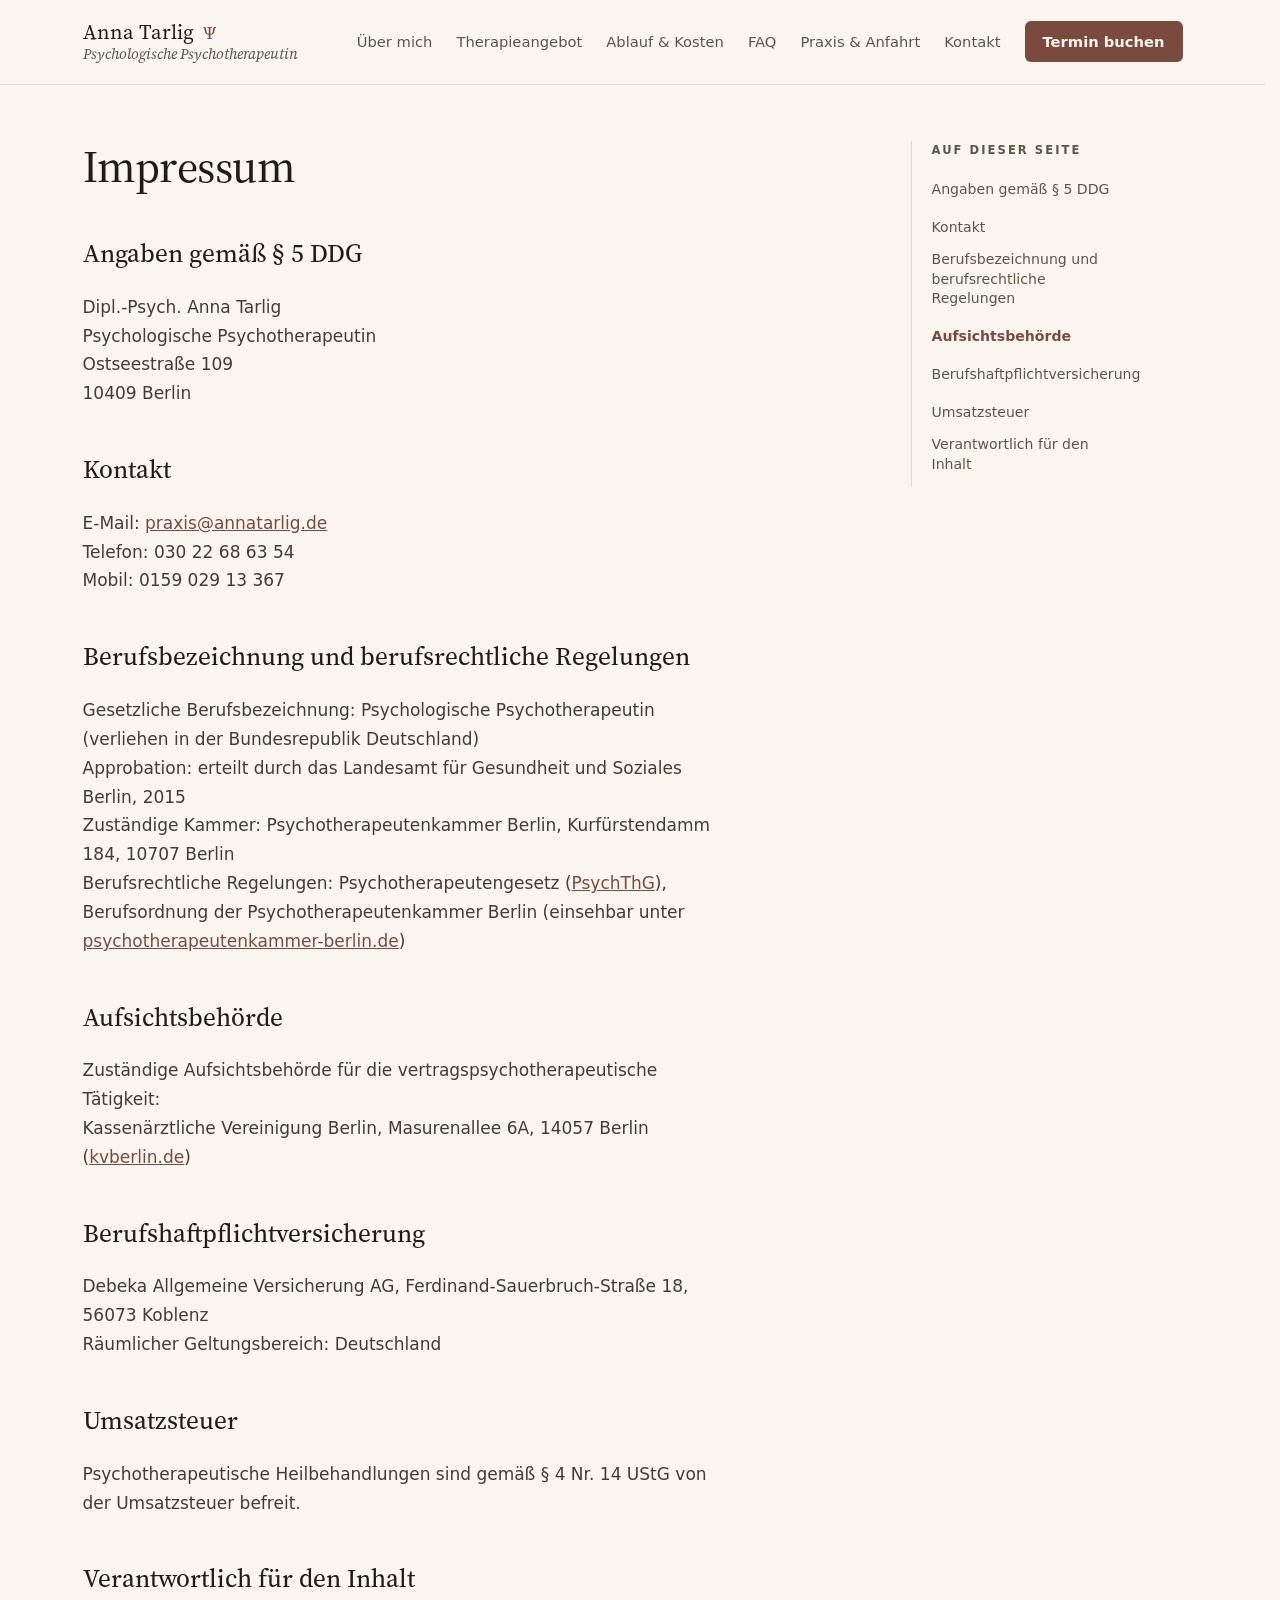
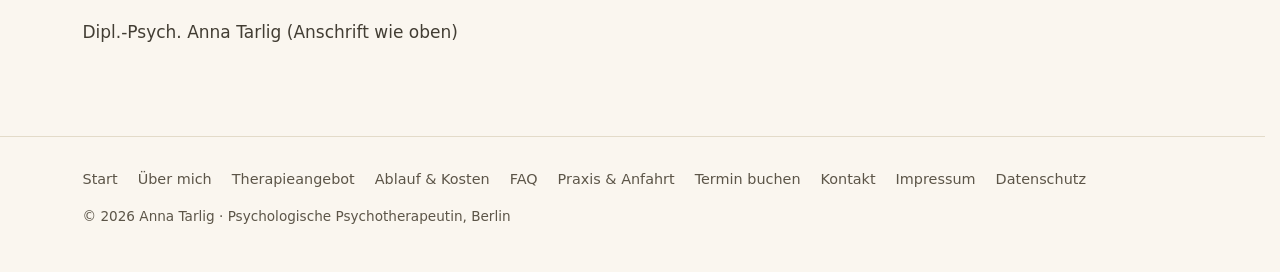
<file: impressum/index.html>
<!DOCTYPE html><html lang="de"> <head><meta charset="utf-8"><meta name="viewport" content="width=device-width, initial-scale=1"><title>Impressum – Anna Tarlig</title><meta name="description" content="Impressum der psychotherapeutischen Praxis Anna Tarlig, Berlin."><link rel="canonical" href="https://annatarlig.de/impressum"><link rel="icon" href="/favicon.ico" sizes="32x32"><link rel="icon" href="/favicon.svg" type="image/svg+xml"><link rel="icon" href="/favicon-96.png" type="image/png" sizes="96x96"><link rel="apple-touch-icon" href="/apple-touch-icon.png"><link rel="preload" href="/fonts/SourceSerif4Variable-Roman.woff2" as="font" type="font/woff2" crossorigin><meta property="og:type" content="website"><meta property="og:title" content="Impressum – Anna Tarlig"><meta property="og:description" content="Impressum der psychotherapeutischen Praxis Anna Tarlig, Berlin."><meta property="og:url" content="https://annatarlig.de/impressum"><meta property="og:locale" content="de_DE"><script defer src="https://api.pirsch.io/pa.js" id="pianjs" data-code="5ZBsIJ00FLK5OmA7HkaPPxYURW7zita1"></script><style>@font-face{font-family:"Source Serif 4";src:url(/fonts/SourceSerif4Variable-Roman.woff2) format("woff2-variations");font-weight:200 900;font-style:normal;font-display:swap}@font-face{font-family:"Source Serif 4";src:url(/fonts/SourceSerif4Variable-Italic.woff2) format("woff2-variations");font-weight:200 900;font-style:italic;font-display:swap}:root{--bg: #faf6ef;--surface: #f3ecdf;--ink: #1f1c16;--body: #423d33;--muted: #5c5548;--line: #e3dbc9;--line-strong: #ded3bc;--accent: #7a4a3f;--accent-dark: #5f382e;--serif: "Source Serif 4", Charter, Georgia, serif;--sans: ui-sans-serif, system-ui, -apple-system, "Segoe UI", sans-serif;--radius: 6px}*{box-sizing:border-box}html,body{overflow-x:clip}html{scrollbar-gutter:stable}body{margin:0;background:var(--bg);color:var(--ink);font-family:var(--sans);font-size:17px;line-height:1.7;-webkit-font-smoothing:antialiased;text-rendering:optimizeLegibility}img,svg{max-width:100%;display:block}a{color:var(--accent)}a:hover{color:var(--accent-dark)}h1,h2,h3{font-family:var(--serif);font-weight:450;text-wrap:balance}.container{width:min(1100px,calc(100vw - 48px));margin-inline:auto}.site-header{position:sticky;top:0;z-index:20;background:#faf6efeb;backdrop-filter:blur(14px);-webkit-backdrop-filter:blur(14px);border-bottom:1px solid var(--line)}.header-inner{display:flex;justify-content:space-between;align-items:center;flex-wrap:wrap;gap:12px 24px;padding:20px 0}.brand{font-family:var(--serif);font-size:1.3rem;color:var(--ink);text-decoration:none;display:inline-block;line-height:1.2}.brand-sub{display:block;color:var(--muted);font-size:.92rem;font-style:italic;margin-top:1px}.brand-psi{color:var(--accent);font-size:1.05rem;margin:0 .35em}@media(hover:hover){.brand:hover .brand-name{text-decoration:underline;text-decoration-thickness:1px;text-underline-offset:4px}}.site-nav{display:flex;flex-wrap:wrap;align-items:center;gap:10px 24px;font-size:.92rem}.site-nav a{color:var(--muted);text-decoration:none}.site-nav a:not(.nav-cta)[aria-current=page]{color:var(--accent)}@media(hover:hover){.site-nav a:not(.nav-cta):hover{color:var(--ink);text-decoration:underline;text-decoration-thickness:1px;text-underline-offset:4px}}.site-nav a.nav-cta{background:var(--accent);color:var(--bg);padding:8px 18px;border-radius:var(--radius);font-weight:600}.site-nav a.nav-cta:hover{background:var(--accent-dark);color:var(--bg)}.nav-toggle-box,.nav-toggle{display:none}@media(max-width:720px){.header-inner{align-items:center;padding:14px 0;gap:8px 16px}.nav-toggle{display:inline-block;font-size:1.1rem;line-height:1.2;color:var(--ink);cursor:pointer;padding:8px 14px;border:1px solid var(--line-strong);border-radius:var(--radius);user-select:none;-webkit-user-select:none}.nav-toggle-box{display:block;position:absolute;opacity:0;pointer-events:none}.nav-toggle-box:focus-visible~.nav-toggle{outline:2px solid var(--accent);outline-offset:2px}.site-nav{display:none;width:100%;flex-direction:column;align-items:flex-start;gap:2px;padding:4px 0 14px;font-size:1.05rem}.site-nav a{padding:9px 0}.site-nav a.nav-cta{margin-top:8px;padding:10px 22px}.nav-toggle-box:checked~.site-nav{display:flex}.steps{grid-template-columns:1fr}}.hero{padding:72px 0 64px}.hero-inner{display:flex;flex-wrap:wrap;align-items:flex-start;gap:48px 72px}.hero-text{flex:1 1 480px;min-width:0}.eyebrow{font-size:.85rem;letter-spacing:.22em;text-transform:uppercase;color:var(--accent);font-weight:600;margin:0 0 26px}.hero h1{font-size:clamp(2.4rem,5.5vw,3.6rem);line-height:1.1;letter-spacing:-.015em;margin:0 0 26px}.hero h1 em{font-style:italic;color:var(--accent)}.lede{font-size:1.15rem;color:var(--muted);max-width:30em;margin:0 0 32px}.hero-note{margin:16px 0 0;font-size:.92rem;color:var(--muted);max-width:32em}.hero-figure{flex:1 1 340px;max-width:420px;margin:0}.hero-figure img,.portrait{width:100%;height:auto;aspect-ratio:4 / 5;object-fit:cover;border-radius:12px}.hero-figure figcaption{padding-top:12px}.hero-portrait-link{position:relative;display:block}.hero-portrait-link:after{content:"Über mich →";position:absolute;right:14px;bottom:14px;background:#faf6efeb;color:var(--accent-dark);font-size:.9rem;font-weight:600;padding:7px 14px;border-radius:var(--radius);opacity:0;transform:translateY(4px);transition:opacity .18s ease,transform .18s ease;pointer-events:none}@media(hover:hover){.hero-portrait-link:hover:after{opacity:1;transform:none}}.btn{display:inline-block;padding:13px 28px;border-radius:var(--radius);font-weight:600;text-decoration:none}.btn-primary{background:var(--accent);color:var(--bg)}.btn-primary:hover{background:var(--accent-dark);color:var(--bg)}.btn-ghost{color:var(--accent);border:1px solid var(--line-strong)}.btn-ghost:hover{border-color:var(--accent);color:var(--accent-dark)}.btn-row{display:flex;flex-wrap:wrap;align-items:center;gap:14px 24px}.link-arrow{color:var(--accent);font-weight:500;text-decoration:none}.link-arrow:hover{text-decoration:underline}.section{border-top:1px solid var(--line);padding:64px 0}.section--surface{background:var(--surface);border-top:none}.section h2{font-size:2.1rem;letter-spacing:-.01em;margin:0 0 24px}.section .eyebrow{margin:0 0 10px}.section-intro{max-width:34em;color:var(--muted);font-size:1.05rem;margin:0 0 32px}.card-grid,.themes{display:grid;grid-template-columns:repeat(auto-fit,minmax(280px,1fr));column-gap:56px;margin-top:12px}@media(min-width:640px){.themes{grid-template-columns:repeat(2,1fr);max-width:880px}}.card,.theme{padding:24px 0;border-top:1px solid var(--line)}.card h3,.theme h3{font-weight:500;font-size:1.2rem;margin:0 0 6px}.card p,.theme p{margin:0;color:var(--muted);font-size:.97rem}.steps{display:grid;grid-template-columns:repeat(auto-fit,minmax(220px,1fr));gap:36px 40px;list-style:none;margin:0;padding:0;counter-reset:step}.steps li:before{counter-increment:step;content:counter(step) ".";display:block;font-family:var(--serif);font-style:italic;color:var(--accent);font-size:1.1rem;margin-bottom:8px}.steps h3{font-weight:500;font-size:1.15rem;margin:0 0 6px}.steps .step-link{color:inherit;text-decoration:underline;text-decoration-color:var(--line-strong);text-underline-offset:.18em}.steps .step-link:hover{color:var(--accent-dark);text-decoration-color:var(--accent-dark)}.steps p{margin:0;color:var(--muted);font-size:.95rem}.faq{max-width:46em}.faq details{border-top:1px solid var(--line-strong)}.faq details:last-child{border-bottom:1px solid var(--line-strong)}.faq summary{font-family:var(--serif);font-weight:500;font-size:1.1rem;padding:18px 0;cursor:pointer;list-style:none}.faq summary::-webkit-details-marker{display:none}.faq summary:hover{color:var(--accent)}.faq details p{margin:0;padding:0 0 20px;color:var(--muted);font-size:.97rem;max-width:38em}.page{padding:56px 0 72px}.page-narrow{max-width:44em}.page h1{font-size:clamp(2rem,4.5vw,2.8rem);line-height:1.15;letter-spacing:-.01em;margin:0 0 18px}.page .lede{font-size:1.12rem}.prose h2{font-size:1.6rem;margin:40px 0 14px}.prose h3{font-weight:500;font-size:1.2rem;margin:28px 0 10px}.prose p,.prose ul,.prose ol{color:var(--body);max-width:38em}.prose li{margin-bottom:6px}.note{background:var(--surface);border-radius:8px;padding:18px 22px;font-size:.95rem}.prose .steps{gap:32px 40px;margin:8px 0 12px}.prose .steps li:before{font-size:1.35rem;margin:0 0 4px}.prose .steps h3{margin:0 0 6px}.prose .steps p{margin:0}.media-row{display:grid;grid-template-columns:repeat(auto-fit,minmax(280px,1fr));gap:20px;margin:32px 0 36px}.media-row img{width:100%;height:450px;object-fit:cover;border-radius:12px}.map-tile{display:block;text-decoration:none}.map-credit{display:block;margin-top:6px;font-size:.78rem;color:var(--muted)}.media-split{display:flex;flex-wrap:wrap;align-items:center;gap:40px 72px}.media-split>div{flex:1 1 420px;min-width:0}.media-photo{flex:1 1 300px;width:100%;max-width:420px;height:auto;border-radius:12px;object-fit:cover}html{scroll-behavior:smooth}.prose h2[id],.prose h3[id]{scroll-margin-top:104px}.page-grid{display:grid;grid-template-columns:minmax(0,44em) 200px;gap:24px 80px;align-items:start}.page-grid>*{min-width:0}.toc{position:sticky;top:110px;border-left:1px solid var(--line);padding-left:20px}.toc-title{font-size:.72rem;letter-spacing:.18em;text-transform:uppercase;color:var(--muted);font-weight:600;margin:0 0 14px}.toc ul{list-style:none;margin:0;padding:0}.toc li{margin:0 0 9px}.toc li.toc-sub{padding-left:14px}.toc a{color:var(--muted);text-decoration:none;font-size:.88rem;line-height:1.4;display:inline-block}.toc a:hover{color:var(--ink)}.toc a.active{color:var(--accent);font-weight:600}@media(max-width:1080px){.toc{display:none}.page-grid{grid-template-columns:1fr}}.contact-grid{display:grid;grid-template-columns:repeat(auto-fit,minmax(260px,1fr));column-gap:56px}.contact-card{padding:24px 0;border-top:1px solid var(--line)}.contact-card h3{font-weight:500;font-size:1.2rem;margin:0 0 6px}.contact-card p{margin:0;color:var(--muted);font-size:.97rem}.footer{border-top:1px solid var(--line)}.footer-inner{padding:30px 0 44px;display:flex;flex-direction:column;gap:14px;color:var(--muted);font-size:.9rem}.footer-copy{font-size:.85rem}.footer-links{display:flex;flex-wrap:wrap;gap:8px 20px}.footer a{color:var(--muted);text-decoration:none}.footer a:hover{color:var(--ink)}@media(max-width:640px){.hero{padding:48px 0 40px}.section{padding:48px 0}.page{padding:40px 0 56px}}.tel-text,.tel-link{white-space:nowrap}.tel-link{display:none}@media(hover:none)and (pointer:coarse){.tel-text{display:none}.tel-link{display:inline;color:inherit;text-decoration:none}}.absence-notice--global[data-astro-cid-ppdunkzr]{background:var(--surface);border-bottom:1px solid var(--line-strong);color:var(--body)}.absence-notice--global[data-astro-cid-ppdunkzr] .absence-notice__inner[data-astro-cid-ppdunkzr]{padding-block:11px}.absence-notice--global[data-astro-cid-ppdunkzr] p[data-astro-cid-ppdunkzr]{margin:0;font-size:.93rem;line-height:1.55}.absence-notice--global[data-astro-cid-ppdunkzr] strong[data-astro-cid-ppdunkzr]{color:var(--ink);font-family:var(--serif);font-size:1rem;font-weight:600}.absence-notice--global[data-astro-cid-ppdunkzr] a[data-astro-cid-ppdunkzr]{font-weight:600}.absence-notice--booking[data-astro-cid-ppdunkzr]{margin:8px 0 30px;padding:18px 22px;background:var(--surface);border:1px solid var(--line-strong);border-left:4px solid var(--accent);border-radius:8px}.absence-notice--booking[data-astro-cid-ppdunkzr] h2[data-astro-cid-ppdunkzr]{margin:0 0 6px;color:var(--accent-dark);font-size:1.25rem;font-weight:550}.absence-notice--booking[data-astro-cid-ppdunkzr] p[data-astro-cid-ppdunkzr]{margin:0;color:var(--body);font-size:.97rem;line-height:1.6}@media(max-width:640px){.absence-notice--global[data-astro-cid-ppdunkzr] .absence-notice__inner[data-astro-cid-ppdunkzr]{padding-block:10px}.absence-notice--booking[data-astro-cid-ppdunkzr]{margin-bottom:24px;padding:16px 18px}}#cc-main{background:transparent;color:var(--cc-primary-color);font-family:var(--cc-font-family);font-size:16px;font-weight:400;-webkit-font-smoothing:antialiased;-moz-osx-font-smoothing:grayscale;line-height:1.15;position:relative;text-rendering:optimizeLegibility;-webkit-text-size-adjust:100%;position:fixed;z-index:var(--cc-z-index)}#cc-main :after,#cc-main :before,#cc-main a,#cc-main button,#cc-main div,#cc-main h2,#cc-main input,#cc-main p,#cc-main span{all:unset;box-sizing:border-box}#cc-main .pm__badge,#cc-main button{all:initial;box-sizing:border-box;color:unset;visibility:unset}#cc-main .pm__badge,#cc-main a,#cc-main button,#cc-main input{-webkit-appearance:none;appearance:none;cursor:pointer;font-family:inherit;font-size:100%;line-height:normal;margin:0;outline:revert;outline-offset:2px;overflow:hidden}#cc-main table,#cc-main tbody,#cc-main td,#cc-main th,#cc-main thead,#cc-main tr{all:revert;color:inherit;font-family:inherit;font-size:inherit;font-weight:inherit}:root{--cc-font-family:-apple-system,BlinkMacSystemFont,"Segoe UI",Roboto,Helvetica,Arial,sans-serif,"Apple Color Emoji","Segoe UI Emoji","Segoe UI Symbol";--cc-modal-border-radius:.5rem;--cc-btn-border-radius:.4rem;--cc-modal-transition-duration:.25s;--cc-link-color:var(--cc-btn-primary-bg);--cc-modal-margin:1rem;--cc-z-index:2147483647;--cc-bg:#fff;--cc-primary-color:#2c2f31;--cc-secondary-color:#5e6266;--cc-btn-primary-bg:#30363c;--cc-btn-primary-color:#fff;--cc-btn-primary-border-color:var(--cc-btn-primary-bg);--cc-btn-primary-hover-bg:#000;--cc-btn-primary-hover-color:#fff;--cc-btn-primary-hover-border-color:var(--cc-btn-primary-hover-bg);--cc-btn-secondary-bg:#eaeff2;--cc-btn-secondary-color:var(--cc-primary-color);--cc-btn-secondary-border-color:var(--cc-btn-secondary-bg);--cc-btn-secondary-hover-bg:#d4dae0;--cc-btn-secondary-hover-color:#000;--cc-btn-secondary-hover-border-color:#d4dae0;--cc-separator-border-color:#f0f4f7;--cc-toggle-on-bg:var(--cc-btn-primary-bg);--cc-toggle-off-bg:#667481;--cc-toggle-on-knob-bg:#fff;--cc-toggle-off-knob-bg:var(--cc-toggle-on-knob-bg);--cc-toggle-enabled-icon-color:var(--cc-bg);--cc-toggle-disabled-icon-color:var(--cc-bg);--cc-toggle-readonly-bg:#d5dee2;--cc-toggle-readonly-knob-bg:#fff;--cc-toggle-readonly-knob-icon-color:var(--cc-toggle-readonly-bg);--cc-section-category-border:var(--cc-cookie-category-block-bg);--cc-cookie-category-block-bg:#f0f4f7;--cc-cookie-category-block-border:#f0f4f7;--cc-cookie-category-block-hover-bg:#e9eff4;--cc-cookie-category-block-hover-border:#e9eff4;--cc-cookie-category-expanded-block-bg:transparent;--cc-cookie-category-expanded-block-hover-bg:#dee4e9;--cc-overlay-bg:rgba(0,0,0,.65);--cc-webkit-scrollbar-bg:var(--cc-section-category-border);--cc-webkit-scrollbar-hover-bg:var(--cc-btn-primary-hover-bg);--cc-footer-bg:var(--cc-btn-secondary-bg);--cc-footer-color:var(--cc-secondary-color);--cc-footer-border-color:#e4eaed;--cc-pm-toggle-border-radius:4em}#cc-main.cc--rtl{direction:rtl}#cc-main .cm__title,#cc-main a,#cc-main b,#cc-main em,#cc-main strong{font-weight:600}#cc-main button>span{pointer-events:none}#cc-main .cc__link,#cc-main a{background-image:linear-gradient(currentColor,currentColor);background-position:0 100%;background-repeat:no-repeat;background-size:0 1px;font-weight:600;position:relative;transition:background-size .25s,color .25s ease}#cc-main .cc__link:hover,#cc-main a:hover{background-size:100% 1px;color:var(--cc-primary-color)}#cc-main .cc__link{color:var(--cc-link-color)}#cc-main .cm__desc,#cc-main .pm__body{overscroll-behavior:auto contain;scrollbar-width:thin}@media screen and (min-width:640px){#cc-main ::-webkit-scrollbar,#cc-main ::-webkit-scrollbar-thumb,#cc-main ::-webkit-scrollbar-track{all:revert}#cc-main ::-webkit-scrollbar-thumb{-webkit-background-clip:padding-box;background-clip:padding-box;background:var(--cc-toggle-readonly-bg);border:.25rem solid var(--cc-bg);border-radius:1rem}#cc-main ::-webkit-scrollbar-thumb:hover{background:var(--cc-toggle-off-bg)}#cc-main ::-webkit-scrollbar{background:transparent;width:12px}}html.disable--interaction.show--consent,html.disable--interaction.show--consent body{height:auto!important;overflow:hidden!important}@media(prefers-reduced-motion){#cc-main{--cc-modal-transition-duration:0s}}.cc--darkmode{--cc-bg:#161a1c;--cc-primary-color:#ebf3f6;--cc-secondary-color:#aebbc5;--cc-btn-primary-bg:#c2d0e0;--cc-btn-primary-color:var(--cc-bg);--cc-btn-primary-border-color:var(--cc-btn-primary-bg);--cc-btn-primary-hover-bg:#98a7b6;--cc-btn-primary-hover-color:#000;--cc-btn-primary-hover-border-color:var(--cc-btn-primary-hover-bg);--cc-btn-secondary-bg:#242c31;--cc-btn-secondary-color:var(--cc-primary-color);--cc-btn-secondary-border-color:var(--cc-btn-secondary-bg);--cc-btn-secondary-hover-bg:#353d43;--cc-btn-secondary-hover-color:#fff;--cc-btn-secondary-hover-border-color:var(--cc-btn-secondary-hover-bg);--cc-separator-border-color:#222a30;--cc-toggle-on-bg:var(--cc-btn-primary-bg);--cc-toggle-off-bg:#525f6b;--cc-toggle-on-knob-bg:var(--cc-btn-primary-color);--cc-toggle-off-knob-bg:var(--cc-btn-primary-color);--cc-toggle-enabled-icon-color:var(--cc-btn-primary-color);--cc-toggle-disabled-icon-color:var(--cc-btn-primary-color);--cc-toggle-readonly-bg:#343e45;--cc-toggle-readonly-knob-bg:#5f6b72;--cc-toggle-readonly-knob-icon-color:var(--cc-toggle-readonly-bg);--cc-section-category-border:#1e2428;--cc-cookie-category-block-bg:#1e2428;--cc-cookie-category-block-border:var(--cc-section-category-border);--cc-cookie-category-block-hover-bg:#242c31;--cc-cookie-category-block-hover-border:#232a2f;--cc-cookie-category-expanded-block-bg:transparent;--cc-cookie-category-expanded-block-hover-bg:var(--cc-toggle-readonly-bg);--cc-overlay-bg:rgba(0,0,0,.65);--cc-webkit-scrollbar-bg:var(--cc-section-category-border);--cc-webkit-scrollbar-hover-bg:var(--cc-btn-primary-hover-bg);--cc-footer-bg:#0c0e0f;--cc-footer-color:var(--cc-secondary-color);--cc-footer-border-color:#060809}.cc--darkmode #cc-main{color-scheme:dark}#cc-main .cm{background:var(--cc-bg);border-radius:var(--cc-modal-border-radius);box-shadow:0 .625em 1.875em #0000024d;display:flex;flex-direction:column;max-width:24rem;opacity:0;overflow:hidden;position:fixed;transform:translateY(1.6em);visibility:hidden;z-index:1}#cc-main .cm--top{top:var(--cc-modal-margin)}#cc-main .cm--middle{top:50%;transform:translateY(calc(-50% + 1.6em))}#cc-main .cm--bottom{bottom:var(--cc-modal-margin)}#cc-main .cm--center{left:var(--cc-modal-margin);margin:0 auto;right:var(--cc-modal-margin);width:unset}#cc-main .cm--left{left:var(--cc-modal-margin);margin-right:var(--cc-modal-margin)}#cc-main .cm--right{margin-left:var(--cc-modal-margin);right:var(--cc-modal-margin)}#cc-main .cm__body{display:flex;flex-direction:column;justify-content:space-between;position:relative}#cc-main .cm__btns,#cc-main .cm__links{padding:1rem 1.3rem;width:unset}#cc-main .cm__texts{display:flex;flex:1;flex-direction:column;justify-content:center;padding:1rem 0 0}#cc-main .cm__desc,#cc-main .cm__title{padding:0 1.3rem}#cc-main .cm__title{font-size:1.05em}#cc-main .cm__title+.cm__desc{margin-top:1.1em}#cc-main .cm__desc{color:var(--cc-secondary-color);font-size:.9em;line-height:1.5;max-height:40vh;overflow-x:visible;overflow-y:auto;padding-bottom:1em}#cc-main .cm__btns{border-top:1px solid var(--cc-separator-border-color);display:flex;flex-direction:column;justify-content:center}#cc-main .cm__btn-group{display:grid;grid-auto-columns:minmax(0,1fr)}#cc-main .cm__btn+.cm__btn,#cc-main .cm__btn-group+.cm__btn-group{margin-top:.375rem}#cc-main .cm--flip .cm__btn+.cm__btn,#cc-main .cm--flip .cm__btn-group+.cm__btn-group{margin-bottom:.375rem;margin-top:0}#cc-main .cm--inline .cm__btn+.cm__btn{margin-left:.375rem;margin-top:0}#cc-main .cm--inline.cm--flip .cm__btn+.cm__btn{margin-bottom:0;margin-left:0;margin-right:.375rem}#cc-main .cm--inline.cm--flip .cm__btn-group+.cm__btn-group{margin-bottom:.375rem;margin-right:0}#cc-main .cm--wide .cm__btn+.cm__btn,#cc-main .cm--wide .cm__btn-group+.cm__btn-group{margin-left:.375rem;margin-top:0}#cc-main .cm--wide.cm--flip .cm__btn+.cm__btn,#cc-main .cm--wide.cm--flip .cm__btn-group+.cm__btn-group{margin-bottom:0;margin-right:.375rem}#cc-main .cm--bar:not(.cm--inline) .cm__btn-group--uneven,#cc-main .cm--wide .cm__btn-group--uneven{display:flex;flex:1;justify-content:space-between}#cc-main .cm--bar:not(.cm--inline).cm--flip .cm__btn-group--uneven,#cc-main .cm--wide.cm--flip .cm__btn-group--uneven{flex-direction:row-reverse}#cc-main .cm__btn{background:var(--cc-btn-primary-bg);border:1px solid var(--cc-btn-primary-border-color);border-radius:var(--cc-btn-border-radius);color:var(--cc-btn-primary-color);font-size:.82em;font-weight:600;min-height:42px;padding:.5em 1em;text-align:center}#cc-main .cm__btn:hover{background:var(--cc-btn-primary-hover-bg);border-color:var(--cc-btn-primary-hover-border-color);color:var(--cc-btn-primary-hover-color)}#cc-main .cm__btn--secondary{background:var(--cc-btn-secondary-bg);border-color:var(--cc-btn-secondary-border-color);color:var(--cc-btn-secondary-color)}#cc-main .cm__btn--secondary:hover{background:var(--cc-btn-secondary-hover-bg);border-color:var(--cc-btn-secondary-hover-border-color);color:var(--cc-btn-secondary-hover-color)}#cc-main .cm__btn--close{border-radius:0;border-bottom-left-radius:var(--cc-btn-border-radius);border-right:none;border-top:none;display:none;font-size:1em;height:42px;min-width:auto!important;overflow:hidden;padding:0!important;position:absolute;right:0;top:0;width:42px}#cc-main .cm__btn--close svg{stroke:var(--cc-btn-primary-color);transform:scale(.5);transition:stroke .15s ease}#cc-main .cm__btn--close:hover svg{stroke:var(--cc-btn-primary-hover-color)}#cc-main .cm__btn--close.cm__btn--secondary svg{stroke:var(--cc-btn-secondary-color)}#cc-main .cm__btn--close.cm__btn--secondary:hover svg{stroke:var(--cc-btn-secondary-hover-color)}#cc-main .cm__btn--close+.cm__texts .cm__title{padding-right:3rem}#cc-main .cm--inline .cm__btn-group{grid-auto-flow:column}#cc-main .cm__footer{background:var(--cc-footer-bg);border-top:1px solid var(--cc-footer-border-color);color:var(--cc-footer-color);padding:.4em 0 .5em}#cc-main .cm__links{display:flex;flex-direction:row;padding-bottom:0;padding-top:0}#cc-main .cm__link-group{display:flex;flex-direction:row;font-size:.8em;width:100%}#cc-main .cm__link-group>*+*{margin-left:1.3rem}#cc-main .cm--flip .cm__btn:last-child{grid-row:1}#cc-main .cm--inline.cm--flip .cm__btn:last-child{grid-column:1}#cc-main .cm--box .cm__btn--close{display:block}#cc-main .cm--box.cm--flip .cm__btns{flex-direction:column-reverse}#cc-main .cm--box.cm--wide{max-width:36em}#cc-main .cm--box.cm--wide .cm__btns{flex-direction:row;justify-content:space-between}#cc-main .cm--box.cm--wide .cm__btn-group{grid-auto-flow:column}#cc-main .cm--box.cm--wide .cm__btn{min-width:120px;padding-left:1.8em;padding-right:1.8em}#cc-main .cm--box.cm--wide.cm--flip .cm__btns{flex-direction:row-reverse}#cc-main .cm--box.cm--wide.cm--flip .cm__btn:last-child{grid-column:1}#cc-main .cm--cloud{max-width:54em;width:unset}#cc-main .cm--cloud .cm__body{flex-direction:row}#cc-main .cm--cloud .cm__texts{flex:1}#cc-main .cm--cloud .cm__desc{max-height:9.4em}#cc-main .cm--cloud .cm__btns{border-left:1px solid var(--cc-separator-border-color);border-top:none;max-width:23em}#cc-main .cm--cloud .cm__btn-group{flex-direction:column}#cc-main .cm--cloud .cm__btn{min-width:19em}#cc-main .cm--cloud.cm--flip .cm__btn-group,#cc-main .cm--cloud.cm--flip .cm__btns{flex-direction:column-reverse}#cc-main .cm--cloud.cm--inline .cm__btn-group{flex-direction:row}#cc-main .cm--cloud.cm--inline .cm__btn{min-width:10em}#cc-main .cm--cloud.cm--inline.cm--flip .cm__btn-group{flex-direction:row-reverse}#cc-main .cm--bar{border-radius:0;left:0;margin:0;max-width:unset;opacity:1;right:0;transform:translateY(0);width:100vw;--cc-modal-transition-duration:.35s}#cc-main .cm--bar.cm--top{top:0;transform:translateY(-100%)}#cc-main .cm--bar.cm--bottom{bottom:0;transform:translateY(100%)}#cc-main .cm--bar .cm__body,#cc-main .cm--bar .cm__links{margin:0 auto;max-width:55em;width:100%}#cc-main .cm--bar .cm__body{padding:.5em 0 .9em}#cc-main .cm--bar .cm__btns{border-top:none;flex-direction:row;justify-content:space-between}#cc-main .cm--bar .cm__btn-group{grid-auto-flow:column}#cc-main .cm--bar:not(.cm--inline) .cm__btn+.cm__btn,#cc-main .cm--bar:not(.cm--inline) .cm__btn-group+.cm__btn-group{margin-left:.375rem;margin-top:0}#cc-main .cm--bar .cm__btn{min-width:120px;padding-left:2em;padding-right:2em}#cc-main .cm--bar.cm--flip:not(.cm--inline) .cm__btn+.cm__btn,#cc-main .cm--bar.cm--flip:not(.cm--inline) .cm__btn-group+.cm__btn-group{margin-bottom:0;margin-left:0;margin-right:.375rem}#cc-main .cm--bar.cm--flip .cm__btns{flex-direction:row-reverse}#cc-main .cm--bar.cm--flip .cm__btn:last-child{grid-column:1}#cc-main .cm--bar.cm--inline .cm__body,#cc-main .cm--bar.cm--inline .cm__links{max-width:74em}#cc-main .cm--bar.cm--inline .cm__body{flex-direction:row;padding:0}#cc-main .cm--bar.cm--inline .cm__btns{flex-direction:column;justify-content:center;max-width:23em}#cc-main .cm--bar.cm--inline.cm--flip .cm__btns{flex-direction:column-reverse}#cc-main .cc--anim .cm,#cc-main .cc--anim.cm-wrapper:before{transition:opacity var(--cc-modal-transition-duration) ease,visibility var(--cc-modal-transition-duration) ease,transform var(--cc-modal-transition-duration) ease}#cc-main .cc--anim .cm__btn,#cc-main .cc--anim .cm__close{transition:background-color .15s ease,border-color .15s ease,color .15s ease}.disable--interaction #cc-main .cm-wrapper:before{background:var(--cc-overlay-bg);content:"";inset:0;opacity:0;position:fixed;visibility:hidden;z-index:0}.show--consent #cc-main .cc--anim .cm{opacity:1;transform:translateY(0);visibility:visible!important}.show--consent #cc-main .cc--anim .cm--middle{transform:translateY(-50%)}.show--consent #cc-main .cc--anim .cm--bar{transform:translateY(0)}.show--consent #cc-main .cc--anim.cm-wrapper:before{opacity:1;visibility:visible}#cc-main.cc--rtl .cm__btn--close{border-bottom-left-radius:unset;border-bottom-right-radius:var(--cc-btn-border-radius);left:0;right:unset}#cc-main.cc--rtl .cm__btn--close+.cm__texts .cm__title{padding-left:3rem!important;padding-right:1.3rem}#cc-main.cc--rtl .cm--inline .cm__btn+.cm__btn{margin-left:0;margin-right:.375rem}#cc-main.cc--rtl .cm--inline.cm--flip .cm__btn+.cm__btn{margin-left:.375rem;margin-right:0}#cc-main.cc--rtl .cm:not(.cm--inline).cm--bar .cm__btn+.cm__btn,#cc-main.cc--rtl .cm:not(.cm--inline).cm--bar .cm__btn-group+.cm__btn-group,#cc-main.cc--rtl .cm:not(.cm--inline).cm--wide .cm__btn+.cm__btn,#cc-main.cc--rtl .cm:not(.cm--inline).cm--wide .cm__btn-group+.cm__btn-group{margin-left:0;margin-right:.375rem}#cc-main.cc--rtl .cm:not(.cm--inline).cm--bar.cm--flip .cm__btn+.cm__btn,#cc-main.cc--rtl .cm:not(.cm--inline).cm--wide.cm--flip .cm__btn+.cm__btn{margin-left:.375rem;margin-right:0}#cc-main.cc--rtl .cm__link-group>*+*{margin-left:0;margin-right:1.3rem}@media screen and (max-width:640px){#cc-main{--cc-modal-margin:.5em}#cc-main .cm{max-width:none!important;width:auto!important}#cc-main .cm__body{flex-direction:column!important;padding:0!important}#cc-main .cm__btns,#cc-main .cm__desc,#cc-main .cm__links,#cc-main .cm__title{padding-left:1.1rem!important;padding-right:1.1rem!important}#cc-main .cm__btns{border-left:none!important;border-top:1px solid var(--cc-separator-border-color)!important;flex-direction:column!important;max-width:none!important;min-width:auto!important}#cc-main .cm__btn+.cm__btn,#cc-main .cm__btn-group+.cm__btn-group{margin:.375rem 0 0!important}#cc-main .cm--flip .cm__btn+.cm__btn,#cc-main .cm--flip .cm__btn-group+.cm__btn-group{margin-bottom:.375rem!important;margin-top:0!important}#cc-main .cm__btn-group{display:flex!important;flex-direction:column!important;min-width:auto!important}#cc-main .cm__btn{flex:auto!important}#cc-main .cm__link-group{justify-content:center!important}#cc-main .cm--flip .cm__btn-group,#cc-main .cm--flip .cm__btns{flex-direction:column-reverse!important}}#cc-main .pm-wrapper{position:relative;z-index:2}#cc-main .pm{background:var(--cc-bg);border-radius:var(--cc-modal-border-radius);box-shadow:0 .625em 1.875em #0000024d;display:flex;flex-direction:column;opacity:0;overflow:hidden;position:fixed;visibility:hidden;width:100%;width:unset;z-index:1}#cc-main svg{fill:none;width:100%}#cc-main .pm__body,#cc-main .pm__footer,#cc-main .pm__header{padding:1em 1.4em}#cc-main .pm__header{align-items:center;border-bottom:1px solid var(--cc-separator-border-color);display:flex;justify-content:space-between}#cc-main .pm__title{align-items:center;display:flex;flex:1;font-weight:600;margin-right:2em}#cc-main .pm__close-btn{background:var(--cc-btn-secondary-bg);border:1px solid var(--cc-btn-secondary-border-color);border-radius:var(--cc-btn-border-radius);height:40px;position:relative;transition:all .15s ease;width:40px}#cc-main .pm__close-btn span{display:flex;height:100%;width:100%}#cc-main .pm__close-btn svg{stroke:var(--cc-btn-secondary-color);transform:scale(.5);transition:stroke .15s ease}#cc-main .pm__close-btn:hover{background:var(--cc-btn-secondary-hover-bg);border-color:var(--cc-btn-secondary-hover-border-color)}#cc-main .pm__close-btn:hover svg{stroke:var(--cc-btn-secondary-hover-color)}#cc-main .pm__body{flex:1;overflow-y:auto;overflow-y:overlay}#cc-main .pm__section,#cc-main .pm__section--toggle{border-radius:var(--cc-btn-border-radius);display:flex;flex-direction:column;margin-bottom:.5em}#cc-main .pm__section--toggle .pm__section-desc-wrapper{border:1px solid var(--cc-cookie-category-block-border);border-radius:var(--cc-btn-border-radius);border-top:none;border-top-left-radius:0;border-top-right-radius:0;display:none;margin-top:0!important;overflow:hidden}#cc-main .pm__section{border:1px solid var(--cc-separator-border-color);padding:1em;transition:background-color .25s ease,border-color .25s ease}#cc-main .pm__section:first-child{border:none;margin-bottom:2em;margin-top:0;padding:0;transition:none}#cc-main .pm__section:not(:first-child):hover{background:var(--cc-cookie-category-block-bg);border-color:var(--cc-cookie-category-block-border)}#cc-main .pm__section-toggles+.pm__section{margin-top:2em}#cc-main .pm__section--toggle{background:var(--cc-cookie-category-block-bg);border-top:none;margin-bottom:.375rem}#cc-main .pm__section--toggle .pm__section-title{align-items:center;background:var(--cc-cookie-category-block-bg);border:1px solid var(--cc-cookie-category-block-border);display:flex;justify-content:space-between;min-height:58px;padding:1.1em 5.4em 1.1em 1.2em;position:relative;transition:background-color .25s ease,border-color .25s ease;width:100%}#cc-main .pm__section--toggle .pm__section-title:hover{background:var(--cc-cookie-category-block-hover-bg);border-color:var(--cc-cookie-category-block-hover-border)}#cc-main .pm__section--toggle .pm__section-desc{margin-top:0;padding:1em}#cc-main .pm__section--toggle.is-expanded{--cc-cookie-category-block-bg:var(--cc-cookie-category-expanded-block-bg);--cc-cookie-category-block-border:var(--cc-cookie-category-expanded-block-hover-bg)}#cc-main .pm__section--toggle.is-expanded .pm__section-title{border-bottom-left-radius:0;border-bottom-right-radius:0}#cc-main .pm__section--toggle.is-expanded .pm__section-arrow svg{transform:scale(.5) rotate(180deg)}#cc-main .pm__section--toggle.is-expanded .pm__section-desc-wrapper{display:flex}#cc-main .pm__section--expandable .pm__section-title{cursor:pointer;padding-left:3.4em}#cc-main .pm__section--expandable .pm__section-arrow{background:var(--cc-toggle-readonly-bg);border-radius:100%;display:flex;height:20px;justify-content:center;left:18px;pointer-events:none;position:absolute;width:20px}#cc-main .pm__section--expandable .pm__section-arrow svg{stroke:var(--cc-btn-secondary-color);transform:scale(.5)}#cc-main .pm__section-title-wrapper{align-items:center;display:flex;position:relative}#cc-main .pm__section-title-wrapper+.pm__section-desc-wrapper{margin-top:.85em}#cc-main .pm__section-title{border-radius:var(--cc-btn-border-radius);font-size:.95em;font-weight:600}#cc-main .pm__badge{align-items:center;background:var(--cc-btn-secondary-bg);border-radius:5em;color:var(--cc-secondary-color);display:flex;flex:none;font-size:.8em;font-weight:600;height:23px;justify-content:center;margin-left:1em;min-width:23px;overflow:hidden;padding:0 .6em 1px;position:relative;text-align:center;white-space:nowrap;width:auto}#cc-main .pm__service-counter{background:var(--cc-btn-primary-bg);color:var(--cc-btn-primary-color);padding:0;width:23px}#cc-main .pm__service-counter[data-counterlabel]{padding:0 .6em 1px;width:auto}#cc-main .section__toggle,#cc-main .section__toggle-wrapper,#cc-main .toggle__icon,#cc-main .toggle__label{border-radius:var(--cc-pm-toggle-border-radius);height:23px;transform:translateZ(0);width:50px}#cc-main .section__toggle-wrapper{cursor:pointer;position:absolute;right:18px;z-index:1}#cc-main .toggle-service{height:19px;position:relative;right:0;width:42px}#cc-main .toggle-service .section__toggle,#cc-main .toggle-service .toggle__icon,#cc-main .toggle-service .toggle__label{height:19px;width:42px}#cc-main .toggle-service .toggle__icon{position:relative}#cc-main .toggle-service .toggle__icon-circle{height:19px;width:19px}#cc-main .toggle-service .section__toggle:checked~.toggle__icon .toggle__icon-circle{transform:translate(23px)}#cc-main .pm__section--toggle:nth-child(2) .section__toggle-wrapper:after{display:none!important}#cc-main .section__toggle{border:0;cursor:pointer;display:block;left:0;margin:0;position:absolute;top:0}#cc-main .section__toggle:disabled{cursor:not-allowed}#cc-main .toggle__icon{background:var(--cc-toggle-off-bg);box-shadow:0 0 0 1px var(--cc-toggle-off-bg);display:flex;flex-direction:row;pointer-events:none;position:absolute;transition:all .25s ease}#cc-main .toggle__icon-circle{background:var(--cc-toggle-off-knob-bg);border:none;border-radius:var(--cc-pm-toggle-border-radius);box-shadow:0 1px 2px #1820035c;display:block;height:23px;left:0;position:absolute;top:0;transition:transform .25s ease,background-color .25s ease;width:23px}#cc-main .toggle__icon-off,#cc-main .toggle__icon-on{height:100%;position:absolute;transition:opacity .15s ease;width:100%}#cc-main .toggle__icon-on{opacity:0;transform:rotate(45deg)}#cc-main .toggle__icon-on svg{stroke:var(--cc-toggle-on-bg);transform:scale(.55) rotate(-45deg)}#cc-main .toggle__icon-off{opacity:1}#cc-main .toggle__icon-off svg{stroke:var(--cc-toggle-off-bg);transform:scale(.55)}#cc-main .section__toggle:checked~.toggle__icon{background:var(--cc-toggle-on-bg);box-shadow:0 0 0 1px var(--cc-toggle-on-bg)}#cc-main .section__toggle:checked~.toggle__icon .toggle__icon-circle{background-color:var(--cc-toggle-on-knob-bg);transform:translate(27px)}#cc-main .section__toggle:checked~.toggle__icon .toggle__icon-on{opacity:1}#cc-main .section__toggle:checked~.toggle__icon .toggle__icon-off{opacity:0}#cc-main .section__toggle:checked:disabled~.toggle__icon{background:var(--cc-toggle-readonly-bg);box-shadow:0 0 0 1px var(--cc-toggle-readonly-bg)}#cc-main .section__toggle:checked:disabled~.toggle__icon .toggle__icon-circle{background:var(--cc-toggle-readonly-knob-bg);box-shadow:none}#cc-main .section__toggle:checked:disabled~.toggle__icon svg{stroke:var(--cc-toggle-readonly-knob-icon-color)}#cc-main .toggle__label{opacity:0;overflow:hidden;pointer-events:none;position:absolute;top:0;z-index:-1}#cc-main .pm__section-desc-wrapper{color:var(--cc-secondary-color);display:flex;flex-direction:column;font-size:.9em}#cc-main .pm__section-desc-wrapper>:not(:last-child){border-bottom:1px solid var(--cc-cookie-category-block-border)}#cc-main .pm__section-services{display:flex;flex-direction:column}#cc-main .pm__service{align-items:center;display:flex;justify-content:space-between;padding:.4em 1.2em;position:relative;transition:background-color .15s ease}#cc-main .pm__service:hover{background-color:var(--cc-cookie-category-block-hover-bg)}#cc-main .pm__service-header{align-items:center;display:flex;margin-right:1em;width:100%}#cc-main .pm__service-icon{border:2px solid;border-radius:100%;height:8px;margin-left:6px;margin-right:20px;margin-top:1px;min-width:8px}#cc-main .pm__service-title{font-size:.95em;width:100%;word-break:break-word}#cc-main .pm__section-desc{line-height:1.5em}#cc-main .pm__section-table{border-collapse:collapse;font-size:.9em;margin:0;overflow:hidden;padding:0;text-align:left;width:100%}#cc-main .pm__table-caption{text-align:left}#cc-main .pm__table-caption,#cc-main .pm__table-head>tr{border-bottom:1px dashed var(--cc-separator-border-color);color:var(--cc-primary-color);font-weight:600}#cc-main .pm__table-tr{transition:background-color .15s ease}#cc-main .pm__table-tr:hover{background:var(--cc-cookie-category-block-hover-bg)}#cc-main .pm__table-caption,#cc-main .pm__table-td,#cc-main .pm__table-th{padding:.625em .625em .625em 1.2em;vertical-align:top}#cc-main .pm__footer{border-top:1px solid var(--cc-separator-border-color);display:flex;justify-content:space-between}#cc-main .pm__btn-group{display:flex}#cc-main .pm__btn+.pm__btn,#cc-main .pm__btn-group+.pm__btn-group{margin-left:.375rem}#cc-main .pm--flip .pm__btn+.pm__btn,#cc-main .pm--flip .pm__btn-group+.pm__btn-group{margin-left:0;margin-right:.375rem}#cc-main .pm__btn{background:var(--cc-btn-primary-bg);border:1px solid var(--cc-btn-primary-border-color);border-radius:var(--cc-btn-border-radius);color:var(--cc-btn-primary-color);flex:auto;font-size:.82em;font-weight:600;min-height:42px;min-width:110px;padding:.5em 1.5em;text-align:center;transition:background-color .15s ease,border-color .15s ease,color .15s ease}#cc-main .pm__btn:hover{background:var(--cc-btn-primary-hover-bg);border-color:var(--cc-btn-primary-hover-border-color);color:var(--cc-btn-primary-hover-color)}#cc-main .pm__btn--secondary{background:var(--cc-btn-secondary-bg);border-color:var(--cc-btn-secondary-border-color);color:var(--cc-btn-secondary-color)}#cc-main .pm__btn--secondary:hover{background:var(--cc-btn-secondary-hover-bg);border-color:var(--cc-btn-secondary-hover-border-color);color:var(--cc-btn-secondary-hover-color)}#cc-main .pm--box{height:calc(100% - 2em);left:var(--cc-modal-margin);margin:0 auto;max-height:37.5em;max-width:43em;right:var(--cc-modal-margin);top:50%;transform:translateY(calc(-50% + 1.6em))}#cc-main .pm--box.pm--flip .pm__btn-group,#cc-main .pm--box.pm--flip .pm__footer{flex-direction:row-reverse}#cc-main .pm--bar{border-radius:0;bottom:0;height:100%;margin:0;max-height:none;max-width:29em;opacity:1;top:0;width:100%;--cc-modal-transition-duration:.35s}#cc-main .pm--bar .pm__section-table,#cc-main .pm--bar .pm__table-body,#cc-main .pm--bar .pm__table-td,#cc-main .pm--bar .pm__table-th,#cc-main .pm--bar .pm__table-tr{display:block}#cc-main .pm--bar .pm__table-head{display:none}#cc-main .pm--bar .pm__table-caption{display:block}#cc-main .pm--bar .pm__table-tr:not(:last-child){border-bottom:1px solid var(--cc-separator-border-color)}#cc-main .pm--bar .pm__table-td{display:flex;justify-content:space-between}#cc-main .pm--bar .pm__table-td:before{color:var(--cc-primary-color);content:attr(data-column);flex:1;font-weight:600;min-width:100px;overflow:hidden;padding-right:2em;text-overflow:ellipsis}#cc-main .pm--bar .pm__table-td>div{flex:3}#cc-main .pm--bar:not(.pm--wide) .pm__body,#cc-main .pm--bar:not(.pm--wide) .pm__footer,#cc-main .pm--bar:not(.pm--wide) .pm__header{padding:1em 1.3em}#cc-main .pm--bar:not(.pm--wide) .pm__btn-group,#cc-main .pm--bar:not(.pm--wide) .pm__footer{flex-direction:column}#cc-main .pm--bar:not(.pm--wide) .pm__btn+.pm__btn,#cc-main .pm--bar:not(.pm--wide) .pm__btn-group+.pm__btn-group{margin:.375rem 0 0}#cc-main .pm--bar:not(.pm--wide).pm--flip .pm__btn-group,#cc-main .pm--bar:not(.pm--wide).pm--flip .pm__footer{flex-direction:column-reverse}#cc-main .pm--bar:not(.pm--wide).pm--flip .pm__btn+.pm__btn,#cc-main .pm--bar:not(.pm--wide).pm--flip .pm__btn-group+.pm__btn-group{margin-bottom:.375rem;margin-top:0}#cc-main .pm--bar:not(.pm--wide) .pm__badge{display:none}#cc-main .pm--bar.pm--left{left:0;transform:translate(-100%)}#cc-main .pm--bar.pm--right{right:0;transform:translate(100%)}#cc-main .pm--bar.pm--wide{max-width:35em}#cc-main .pm--bar.pm--wide .pm__body,#cc-main .pm--bar.pm--wide .pm__footer,#cc-main .pm--bar.pm--wide .pm__header{padding:1em 1.4em}#cc-main .pm--bar.pm--wide.pm--flip .pm__btn-group,#cc-main .pm--bar.pm--wide.pm--flip .pm__footer{flex-direction:row-reverse}#cc-main .pm-overlay{background:var(--cc-overlay-bg);content:"";inset:0;opacity:0;position:fixed;visibility:hidden;z-index:1}#cc-main .cc--anim .pm,#cc-main .cc--anim .pm-overlay{transition:opacity var(--cc-modal-transition-duration) ease,visibility var(--cc-modal-transition-duration) ease,transform var(--cc-modal-transition-duration) ease}.show--preferences #cc-main .cc--anim .pm{opacity:1;visibility:visible!important}.show--preferences #cc-main .cc--anim .pm--box{transform:translateY(-50%)}.show--preferences #cc-main .cc--anim .pm--bar{transform:translate(0)}.show--preferences #cc-main .cc--anim .pm-overlay{opacity:1;visibility:visible}#cc-main.cc--rtl .pm__service-header{margin-left:1em;margin-right:0}#cc-main.cc--rtl .pm__section-arrow{left:unset;right:18px}#cc-main.cc--rtl .section__toggle-wrapper{left:18px;right:unset;transform-origin:left}#cc-main.cc--rtl .toggle-service{left:0}#cc-main.cc--rtl .pm__service-icon{margin-left:20px;margin-right:5px}#cc-main.cc--rtl .pm__section--toggle .pm__section-title{padding-left:5.4em;padding-right:1.2em}#cc-main.cc--rtl .pm__section--expandable .pm__section-title{padding-right:3.4em}#cc-main.cc--rtl .pm__badge{margin-left:unset;margin-right:1em}#cc-main.cc--rtl .toggle__icon-circle{transform:translate(27px)}#cc-main.cc--rtl .toggle-service .toggle__icon-circle{transform:translate(23px)}#cc-main.cc--rtl .section__toggle:checked~.toggle__icon .toggle__icon-circle{transform:translate(0)}#cc-main.cc--rtl .pm__table-td,#cc-main.cc--rtl .pm__table-th{padding-left:unset;padding-right:1.2em;text-align:right}#cc-main.cc--rtl .pm__table-td{padding-left:unset;padding-right:1.2em}#cc-main.cc--rtl .pm__table-td:before{padding-left:2em;padding-right:unset}#cc-main.cc--rtl .pm__btn+.pm__btn,#cc-main.cc--rtl .pm__btn-group+.pm__btn-group{margin-left:0;margin-right:.375rem}#cc-main.cc--rtl .pm--flip .pm__btn+.pm__btn,#cc-main.cc--rtl .pm--flip .pm__btn-group+.pm__btn-group{margin-left:.375rem;margin-right:0}#cc-main.cc--rtl .pm--flip.pm--bar:not(.pm--wide) .pm__btn+.pm__btn,#cc-main.cc--rtl .pm--flip.pm--bar:not(.pm--wide) .pm__btn-group+.pm__btn-group{margin-left:0}@media screen and (max-width:640px){#cc-main .pm{border-radius:0;height:auto;inset:0;max-height:100%;max-width:none!important;transform:translateY(1.6em)}#cc-main .pm__body,#cc-main .pm__footer,#cc-main .pm__header{padding:.9em!important}#cc-main .pm__badge{display:none}#cc-main .pm__section-table,#cc-main .pm__table-body,#cc-main .pm__table-caption,#cc-main .pm__table-td,#cc-main .pm__table-th,#cc-main .pm__table-tr{display:block}#cc-main .pm__table-head{display:none}#cc-main .pm__table-tr:not(:last-child){border-bottom:1px solid var(--cc-separator-border-color)}#cc-main .pm__table-td{display:flex;justify-content:space-between}#cc-main .pm__table-td:before{color:var(--cc-primary-color);content:attr(data-column);flex:1;font-weight:600;min-width:100px;overflow:hidden;padding-right:2em;text-overflow:ellipsis}#cc-main .pm__table-td>div{flex:3}#cc-main .pm__btn-group,#cc-main .pm__footer{flex-direction:column!important}#cc-main .pm__btn-group{display:flex!important}#cc-main .pm__btn+.pm__btn,#cc-main .pm__btn-group+.pm__btn-group{margin:.375rem 0 0!important}#cc-main .pm--flip .pm__btn+.pm__btn,#cc-main .pm--flip .pm__btn-group+.pm__btn-group{margin-bottom:.375rem!important;margin-top:0!important}#cc-main .pm--flip .pm__btn-group,#cc-main .pm--flip .pm__footer{flex-direction:column-reverse!important}.show--preferences #cc-main .cc--anim .pm{transform:translateY(0)!important}}#cc-main{--cc-btn-primary-bg: var(--accent, #7a4a3f);--cc-btn-primary-hover-bg: var(--accent-dark, #5f382e);--cc-btn-primary-border-color: var(--accent, #7a4a3f);--cc-btn-primary-hover-border-color: var(--accent-dark, #5f382e);--cc-toggle-on-bg: var(--accent, #7a4a3f);--cc-link-color: var(--accent, #7a4a3f);--cc-font-family: var(--sans)}#cc-main .cm__btn-group:has(.cm__btn+.cm__btn){display:flex;flex-direction:row-reverse;justify-content:space-between;gap:1rem}#cc-main .cm__btn-group:has(.cm__btn+.cm__btn) .cm__btn{flex:0 1 46%}
</style></head> <body> <header class="site-header"> <div class="container header-inner"> <input type="checkbox" id="nav-toggle" class="nav-toggle-box" aria-label="Menü öffnen"> <a class="brand" href="/" aria-label="Anna Tarlig – Startseite"><span class="brand-name">Anna Tarlig</span><span class="brand-psi" aria-hidden="true"> Ψ </span><span class="brand-sub">Psychologische Psychotherapeutin</span></a> <label for="nav-toggle" class="nav-toggle" aria-label="Menü">☰</label> <nav class="site-nav" aria-label="Hauptnavigation"> <a href="/ueber-mich"> Über mich </a><a href="/therapieangebot"> Therapieangebot </a><a href="/ablauf-und-kosten"> Ablauf &amp; Kosten </a><a href="/faq"> FAQ </a><a href="/anfahrt"> Praxis &amp; Anfahrt </a><a href="/kontakt"> Kontakt </a><a href="/termin" class="nav-cta"> Termin buchen </a> </nav> </div> </header> <aside class="absence-notice absence-notice--global" role="note" aria-labelledby="absence-notice-heading-global" data-absence-notice data-end-date="2026-08-16" data-time-zone="Europe/Berlin" data-astro-cid-ppdunkzr><div class="container absence-notice__inner" data-astro-cid-ppdunkzr><p data-astro-cid-ppdunkzr><strong id="absence-notice-heading-global" data-astro-cid-ppdunkzr>Urlaubshinweis:</strong> Die Praxis ist bis einschließlich 16. August 2026 im Urlaub. Anfragen per E-Mail oder Telefon beantworte ich gern nach meiner Rückkehr. <a href="/buchen" data-astro-cid-ppdunkzr>Online-Termine können Sie weiterhin über Cal.com buchen.</a></p></div></aside> <main>  <div class="container page page-grid"> <div class="page-narrow prose"> <h1>Impressum</h1> <h2>Angaben gemäß § 5 DDG</h2> <p> Dipl.-Psych. Anna Tarlig<br>
Psychologische Psychotherapeutin<br> Ostseestraße 109<br> 10409 Berlin </p> <h2>Kontakt</h2> <p>
E-Mail: <a href="mailto:praxis@annatarlig.de">praxis@annatarlig.de</a><br>
Telefon: 030 22 68 63 54<br>
Mobil: 0159 029 13 367 </p> <h2>Berufsbezeichnung und berufsrechtliche Regelungen</h2> <p>
Gesetzliche Berufsbezeichnung: Psychologische Psychotherapeutin (verliehen in
        der Bundesrepublik Deutschland)<br>
Approbation: erteilt durch das Landesamt für Gesundheit und Soziales Berlin, 2015<br>
Zuständige Kammer: Psychotherapeutenkammer Berlin, Kurfürstendamm 184,
        10707 Berlin<br>
Berufsrechtliche Regelungen: Psychotherapeutengesetz
        (<a href="https://www.gesetze-im-internet.de/psychthg_2020/" target="_blank" rel="noopener">PsychThG</a>),
        Berufsordnung der Psychotherapeutenkammer Berlin
        (einsehbar unter <a href="https://www.psychotherapeutenkammer-berlin.de" target="_blank" rel="noopener">psychotherapeutenkammer-berlin.de</a>)
</p> <h2>Aufsichtsbehörde</h2> <p>
Zuständige Aufsichtsbehörde für die vertragspsychotherapeutische Tätigkeit:<br>
Kassenärztliche Vereinigung Berlin, Masurenallee 6A, 14057 Berlin
        (<a href="https://www.kvberlin.de" target="_blank" rel="noopener">kvberlin.de</a>)
</p> <h2>Berufshaftpflichtversicherung</h2> <p>
Debeka Allgemeine Versicherung AG, Ferdinand-Sauerbruch-Straße 18,
        56073 Koblenz<br>
Räumlicher Geltungsbereich: Deutschland
</p> <h2>Umsatzsteuer</h2> <p>
Psychotherapeutische Heilbehandlungen sind gemäß § 4 Nr. 14 UStG von der
        Umsatzsteuer befreit.
</p> <h2>Verantwortlich für den Inhalt</h2> <p>Dipl.-Psych. Anna Tarlig (Anschrift wie oben)</p> </div> <aside class="toc" aria-label="Auf dieser Seite" hidden> <p class="toc-title">Auf dieser Seite</p> <nav><ul></ul></nav> </aside> <script type="module">const r=document.querySelector(".toc"),i=r?.querySelector("ul"),n=Array.from(document.querySelectorAll(".prose h2, .prose h3"));if(r&&i&&n.length>=3){const l=e=>e.toLowerCase().replace(/ä/g,"ae").replace(/ö/g,"oe").replace(/ü/g,"ue").replace(/ß/g,"ss").replace(/[^a-z0-9]+/g,"-").replace(/^-+|-+$/g,""),a=new Set,s=new Map;for(const e of n){if(!e.id){let c=l(e.textContent??"abschnitt")||"abschnitt";for(;a.has(c);)c+="-x";e.id=c}a.add(e.id);const t=document.createElement("li");e.tagName==="H3"&&(t.className="toc-sub");const o=document.createElement("a");o.href=`#${e.id}`,o.textContent=e.textContent,t.appendChild(o),i.appendChild(t),s.set(e,o)}r.hidden=!1;const d=new IntersectionObserver(e=>{for(const t of e)t.isIntersecting&&(s.forEach(o=>o.classList.remove("active")),s.get(t.target)?.classList.add("active"))},{rootMargin:"0px 0px -75% 0px"});n.forEach(e=>d.observe(e))}</script> </div>  </main> <footer class="footer"> <div class="container footer-inner"> <nav class="footer-links" aria-label="Seitenübersicht"> <a href="/">Start</a> <a href="/ueber-mich">Über mich</a> <a href="/therapieangebot">Therapieangebot</a> <a href="/ablauf-und-kosten">Ablauf &amp; Kosten</a> <a href="/faq">FAQ</a> <a href="/anfahrt">Praxis &amp; Anfahrt</a> <a href="/termin">Termin buchen</a> <a href="/kontakt">Kontakt</a> <a href="/impressum">Impressum</a> <a href="/datenschutz">Datenschutz</a> </nav> <span class="footer-copy">&copy; 2026 Anna Tarlig · Psychologische Psychotherapeutin, Berlin</span> </div> </footer> <div id="cc-cfg" data-ads-id="AW-18309544416" hidden></div> <script type="module" src="/_astro/CookieConsent.astro_astro_type_script_index_0_lang.CnT59-5z.js"></script> <script>
      (() => {
        const notices = document.querySelectorAll("[data-absence-notice]");

        notices.forEach((notice) => {
          if (!(notice instanceof HTMLElement)) return;

          const endDate = notice.dataset.endDate;
          const timeZone = notice.dataset.timeZone;
          if (!endDate || !timeZone) return;

          try {
            const dateParts = new Intl.DateTimeFormat("en", {
              timeZone,
              year: "numeric",
              month: "2-digit",
              day: "2-digit",
            }).formatToParts(new Date());
            const dateValues = Object.fromEntries(
              dateParts.map(({ type, value }) => [type, value]),
            );
            const currentDate = `${dateValues.year}-${dateValues.month}-${dateValues.day}`;

            if (currentDate > endDate) notice.hidden = true;
          } catch {
            // Bei unerwartet fehlender Zeitzonen-Unterstützung bleibt der Hinweis sichtbar.
          }
        });
      })();
    </script> </body> </html>
</file>
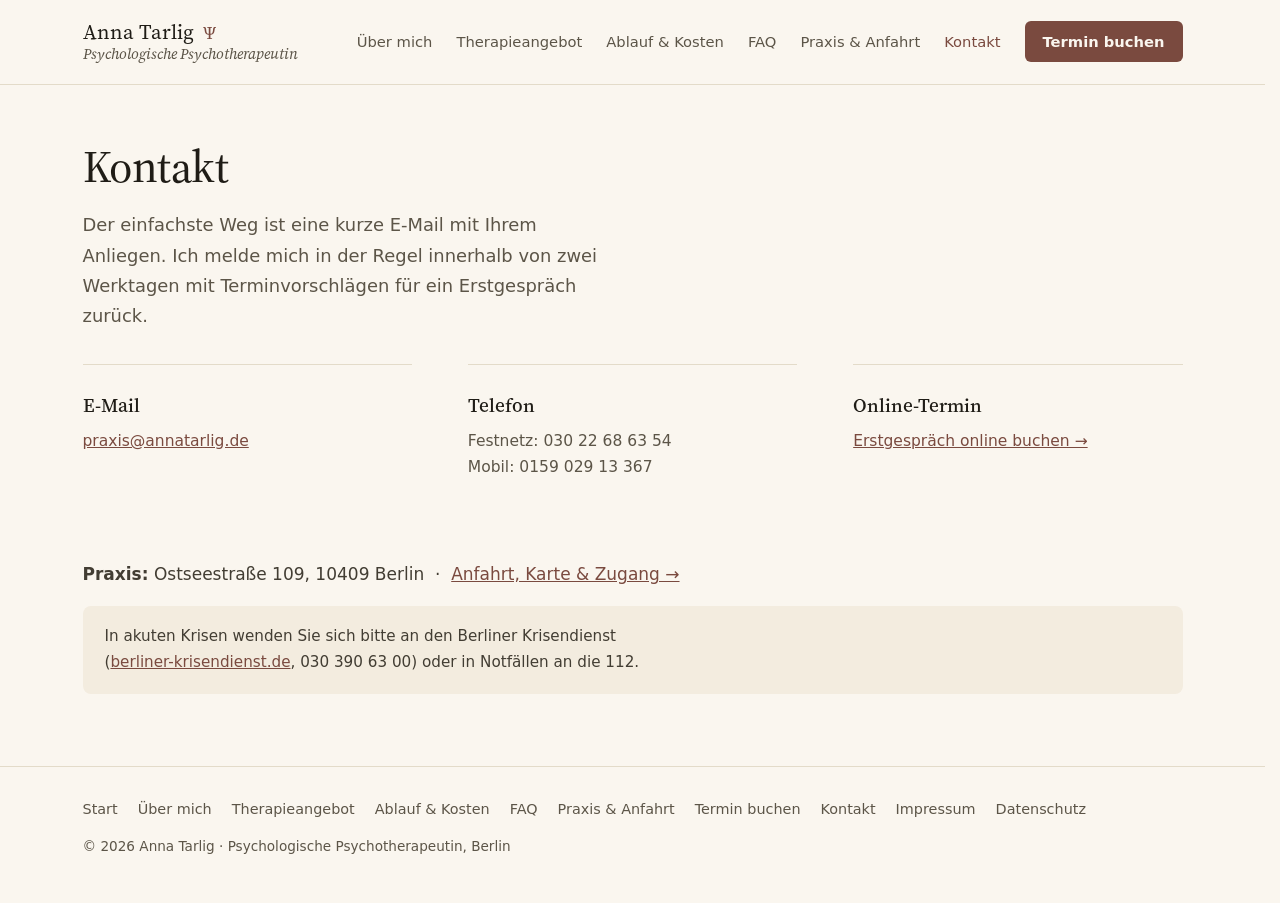
<file: kontakt/index.html>
<!DOCTYPE html><html lang="de"> <head><meta charset="utf-8"><meta name="viewport" content="width=device-width, initial-scale=1"><title>Kontakt – Anna Tarlig</title><meta name="description" content="Kontakt zur psychotherapeutischen Praxis Anna Tarlig in Berlin-Prenzlauer Berg: E-Mail, Telefon, Online-Terminbuchung und Anfahrt."><link rel="canonical" href="https://annatarlig.de/kontakt"><link rel="icon" href="/favicon.ico" sizes="32x32"><link rel="icon" href="/favicon.svg" type="image/svg+xml"><link rel="icon" href="/favicon-96.png" type="image/png" sizes="96x96"><link rel="apple-touch-icon" href="/apple-touch-icon.png"><link rel="preload" href="/fonts/SourceSerif4Variable-Roman.woff2" as="font" type="font/woff2" crossorigin><meta property="og:type" content="website"><meta property="og:title" content="Kontakt – Anna Tarlig"><meta property="og:description" content="Kontakt zur psychotherapeutischen Praxis Anna Tarlig in Berlin-Prenzlauer Berg: E-Mail, Telefon, Online-Terminbuchung und Anfahrt."><meta property="og:url" content="https://annatarlig.de/kontakt"><meta property="og:locale" content="de_DE"><script defer src="https://api.pirsch.io/pa.js" id="pianjs" data-code="5ZBsIJ00FLK5OmA7HkaPPxYURW7zita1"></script><style>@font-face{font-family:"Source Serif 4";src:url(/fonts/SourceSerif4Variable-Roman.woff2) format("woff2-variations");font-weight:200 900;font-style:normal;font-display:swap}@font-face{font-family:"Source Serif 4";src:url(/fonts/SourceSerif4Variable-Italic.woff2) format("woff2-variations");font-weight:200 900;font-style:italic;font-display:swap}:root{--bg: #faf6ef;--surface: #f3ecdf;--ink: #1f1c16;--body: #423d33;--muted: #5c5548;--line: #e3dbc9;--line-strong: #ded3bc;--accent: #7a4a3f;--accent-dark: #5f382e;--serif: "Source Serif 4", Charter, Georgia, serif;--sans: ui-sans-serif, system-ui, -apple-system, "Segoe UI", sans-serif;--radius: 6px}*{box-sizing:border-box}html,body{overflow-x:clip}html{scrollbar-gutter:stable}body{margin:0;background:var(--bg);color:var(--ink);font-family:var(--sans);font-size:17px;line-height:1.7;-webkit-font-smoothing:antialiased;text-rendering:optimizeLegibility}img,svg{max-width:100%;display:block}a{color:var(--accent)}a:hover{color:var(--accent-dark)}h1,h2,h3{font-family:var(--serif);font-weight:450;text-wrap:balance}.container{width:min(1100px,calc(100vw - 48px));margin-inline:auto}.site-header{position:sticky;top:0;z-index:20;background:#faf6efeb;backdrop-filter:blur(14px);-webkit-backdrop-filter:blur(14px);border-bottom:1px solid var(--line)}.header-inner{display:flex;justify-content:space-between;align-items:center;flex-wrap:wrap;gap:12px 24px;padding:20px 0}.brand{font-family:var(--serif);font-size:1.3rem;color:var(--ink);text-decoration:none;display:inline-block;line-height:1.2}.brand-sub{display:block;color:var(--muted);font-size:.92rem;font-style:italic;margin-top:1px}.brand-psi{color:var(--accent);font-size:1.05rem;margin:0 .35em}@media(hover:hover){.brand:hover .brand-name{text-decoration:underline;text-decoration-thickness:1px;text-underline-offset:4px}}.site-nav{display:flex;flex-wrap:wrap;align-items:center;gap:10px 24px;font-size:.92rem}.site-nav a{color:var(--muted);text-decoration:none}.site-nav a:not(.nav-cta)[aria-current=page]{color:var(--accent)}@media(hover:hover){.site-nav a:not(.nav-cta):hover{color:var(--ink);text-decoration:underline;text-decoration-thickness:1px;text-underline-offset:4px}}.site-nav a.nav-cta{background:var(--accent);color:var(--bg);padding:8px 18px;border-radius:var(--radius);font-weight:600}.site-nav a.nav-cta:hover{background:var(--accent-dark);color:var(--bg)}.nav-toggle-box,.nav-toggle{display:none}@media(max-width:720px){.header-inner{align-items:center;padding:14px 0;gap:8px 16px}.nav-toggle{display:inline-block;font-size:1.1rem;line-height:1.2;color:var(--ink);cursor:pointer;padding:8px 14px;border:1px solid var(--line-strong);border-radius:var(--radius);user-select:none;-webkit-user-select:none}.nav-toggle-box{display:block;position:absolute;opacity:0;pointer-events:none}.nav-toggle-box:focus-visible~.nav-toggle{outline:2px solid var(--accent);outline-offset:2px}.site-nav{display:none;width:100%;flex-direction:column;align-items:flex-start;gap:2px;padding:4px 0 14px;font-size:1.05rem}.site-nav a{padding:9px 0}.site-nav a.nav-cta{margin-top:8px;padding:10px 22px}.nav-toggle-box:checked~.site-nav{display:flex}.steps{grid-template-columns:1fr}}.hero{padding:72px 0 64px}.hero-inner{display:flex;flex-wrap:wrap;align-items:flex-start;gap:48px 72px}.hero-text{flex:1 1 480px;min-width:0}.eyebrow{font-size:.85rem;letter-spacing:.22em;text-transform:uppercase;color:var(--accent);font-weight:600;margin:0 0 26px}.hero h1{font-size:clamp(2.4rem,5.5vw,3.6rem);line-height:1.1;letter-spacing:-.015em;margin:0 0 26px}.hero h1 em{font-style:italic;color:var(--accent)}.lede{font-size:1.15rem;color:var(--muted);max-width:30em;margin:0 0 32px}.hero-note{margin:16px 0 0;font-size:.92rem;color:var(--muted);max-width:32em}.hero-figure{flex:1 1 340px;max-width:420px;margin:0}.hero-figure img,.portrait{width:100%;height:auto;aspect-ratio:4 / 5;object-fit:cover;border-radius:12px}.hero-figure figcaption{padding-top:12px}.hero-portrait-link{position:relative;display:block}.hero-portrait-link:after{content:"Über mich →";position:absolute;right:14px;bottom:14px;background:#faf6efeb;color:var(--accent-dark);font-size:.9rem;font-weight:600;padding:7px 14px;border-radius:var(--radius);opacity:0;transform:translateY(4px);transition:opacity .18s ease,transform .18s ease;pointer-events:none}@media(hover:hover){.hero-portrait-link:hover:after{opacity:1;transform:none}}.btn{display:inline-block;padding:13px 28px;border-radius:var(--radius);font-weight:600;text-decoration:none}.btn-primary{background:var(--accent);color:var(--bg)}.btn-primary:hover{background:var(--accent-dark);color:var(--bg)}.btn-ghost{color:var(--accent);border:1px solid var(--line-strong)}.btn-ghost:hover{border-color:var(--accent);color:var(--accent-dark)}.btn-row{display:flex;flex-wrap:wrap;align-items:center;gap:14px 24px}.link-arrow{color:var(--accent);font-weight:500;text-decoration:none}.link-arrow:hover{text-decoration:underline}.section{border-top:1px solid var(--line);padding:64px 0}.section--surface{background:var(--surface);border-top:none}.section h2{font-size:2.1rem;letter-spacing:-.01em;margin:0 0 24px}.section .eyebrow{margin:0 0 10px}.section-intro{max-width:34em;color:var(--muted);font-size:1.05rem;margin:0 0 32px}.card-grid,.themes{display:grid;grid-template-columns:repeat(auto-fit,minmax(280px,1fr));column-gap:56px;margin-top:12px}@media(min-width:640px){.themes{grid-template-columns:repeat(2,1fr);max-width:880px}}.card,.theme{padding:24px 0;border-top:1px solid var(--line)}.card h3,.theme h3{font-weight:500;font-size:1.2rem;margin:0 0 6px}.card p,.theme p{margin:0;color:var(--muted);font-size:.97rem}.steps{display:grid;grid-template-columns:repeat(auto-fit,minmax(220px,1fr));gap:36px 40px;list-style:none;margin:0;padding:0;counter-reset:step}.steps li:before{counter-increment:step;content:counter(step) ".";display:block;font-family:var(--serif);font-style:italic;color:var(--accent);font-size:1.1rem;margin-bottom:8px}.steps h3{font-weight:500;font-size:1.15rem;margin:0 0 6px}.steps .step-link{color:inherit;text-decoration:underline;text-decoration-color:var(--line-strong);text-underline-offset:.18em}.steps .step-link:hover{color:var(--accent-dark);text-decoration-color:var(--accent-dark)}.steps p{margin:0;color:var(--muted);font-size:.95rem}.faq{max-width:46em}.faq details{border-top:1px solid var(--line-strong)}.faq details:last-child{border-bottom:1px solid var(--line-strong)}.faq summary{font-family:var(--serif);font-weight:500;font-size:1.1rem;padding:18px 0;cursor:pointer;list-style:none}.faq summary::-webkit-details-marker{display:none}.faq summary:hover{color:var(--accent)}.faq details p{margin:0;padding:0 0 20px;color:var(--muted);font-size:.97rem;max-width:38em}.page{padding:56px 0 72px}.page-narrow{max-width:44em}.page h1{font-size:clamp(2rem,4.5vw,2.8rem);line-height:1.15;letter-spacing:-.01em;margin:0 0 18px}.page .lede{font-size:1.12rem}.prose h2{font-size:1.6rem;margin:40px 0 14px}.prose h3{font-weight:500;font-size:1.2rem;margin:28px 0 10px}.prose p,.prose ul,.prose ol{color:var(--body);max-width:38em}.prose li{margin-bottom:6px}.note{background:var(--surface);border-radius:8px;padding:18px 22px;font-size:.95rem}.prose .steps{gap:32px 40px;margin:8px 0 12px}.prose .steps li:before{font-size:1.35rem;margin:0 0 4px}.prose .steps h3{margin:0 0 6px}.prose .steps p{margin:0}.media-row{display:grid;grid-template-columns:repeat(auto-fit,minmax(280px,1fr));gap:20px;margin:32px 0 36px}.media-row img{width:100%;height:450px;object-fit:cover;border-radius:12px}.map-tile{display:block;text-decoration:none}.map-credit{display:block;margin-top:6px;font-size:.78rem;color:var(--muted)}.media-split{display:flex;flex-wrap:wrap;align-items:center;gap:40px 72px}.media-split>div{flex:1 1 420px;min-width:0}.media-photo{flex:1 1 300px;width:100%;max-width:420px;height:auto;border-radius:12px;object-fit:cover}html{scroll-behavior:smooth}.prose h2[id],.prose h3[id]{scroll-margin-top:104px}.page-grid{display:grid;grid-template-columns:minmax(0,44em) 200px;gap:24px 80px;align-items:start}.page-grid>*{min-width:0}.toc{position:sticky;top:110px;border-left:1px solid var(--line);padding-left:20px}.toc-title{font-size:.72rem;letter-spacing:.18em;text-transform:uppercase;color:var(--muted);font-weight:600;margin:0 0 14px}.toc ul{list-style:none;margin:0;padding:0}.toc li{margin:0 0 9px}.toc li.toc-sub{padding-left:14px}.toc a{color:var(--muted);text-decoration:none;font-size:.88rem;line-height:1.4;display:inline-block}.toc a:hover{color:var(--ink)}.toc a.active{color:var(--accent);font-weight:600}@media(max-width:1080px){.toc{display:none}.page-grid{grid-template-columns:1fr}}.contact-grid{display:grid;grid-template-columns:repeat(auto-fit,minmax(260px,1fr));column-gap:56px}.contact-card{padding:24px 0;border-top:1px solid var(--line)}.contact-card h3{font-weight:500;font-size:1.2rem;margin:0 0 6px}.contact-card p{margin:0;color:var(--muted);font-size:.97rem}.footer{border-top:1px solid var(--line)}.footer-inner{padding:30px 0 44px;display:flex;flex-direction:column;gap:14px;color:var(--muted);font-size:.9rem}.footer-copy{font-size:.85rem}.footer-links{display:flex;flex-wrap:wrap;gap:8px 20px}.footer a{color:var(--muted);text-decoration:none}.footer a:hover{color:var(--ink)}@media(max-width:640px){.hero{padding:48px 0 40px}.section{padding:48px 0}.page{padding:40px 0 56px}}.tel-text,.tel-link{white-space:nowrap}.tel-link{display:none}@media(hover:none)and (pointer:coarse){.tel-text{display:none}.tel-link{display:inline;color:inherit;text-decoration:none}}.absence-notice--global[data-astro-cid-ppdunkzr]{background:var(--surface);border-bottom:1px solid var(--line-strong);color:var(--body)}.absence-notice--global[data-astro-cid-ppdunkzr] .absence-notice__inner[data-astro-cid-ppdunkzr]{padding-block:11px}.absence-notice--global[data-astro-cid-ppdunkzr] p[data-astro-cid-ppdunkzr]{margin:0;font-size:.93rem;line-height:1.55}.absence-notice--global[data-astro-cid-ppdunkzr] strong[data-astro-cid-ppdunkzr]{color:var(--ink);font-family:var(--serif);font-size:1rem;font-weight:600}.absence-notice--global[data-astro-cid-ppdunkzr] a[data-astro-cid-ppdunkzr]{font-weight:600}.absence-notice--booking[data-astro-cid-ppdunkzr]{margin:8px 0 30px;padding:18px 22px;background:var(--surface);border:1px solid var(--line-strong);border-left:4px solid var(--accent);border-radius:8px}.absence-notice--booking[data-astro-cid-ppdunkzr] h2[data-astro-cid-ppdunkzr]{margin:0 0 6px;color:var(--accent-dark);font-size:1.25rem;font-weight:550}.absence-notice--booking[data-astro-cid-ppdunkzr] p[data-astro-cid-ppdunkzr]{margin:0;color:var(--body);font-size:.97rem;line-height:1.6}@media(max-width:640px){.absence-notice--global[data-astro-cid-ppdunkzr] .absence-notice__inner[data-astro-cid-ppdunkzr]{padding-block:10px}.absence-notice--booking[data-astro-cid-ppdunkzr]{margin-bottom:24px;padding:16px 18px}}#cc-main{background:transparent;color:var(--cc-primary-color);font-family:var(--cc-font-family);font-size:16px;font-weight:400;-webkit-font-smoothing:antialiased;-moz-osx-font-smoothing:grayscale;line-height:1.15;position:relative;text-rendering:optimizeLegibility;-webkit-text-size-adjust:100%;position:fixed;z-index:var(--cc-z-index)}#cc-main :after,#cc-main :before,#cc-main a,#cc-main button,#cc-main div,#cc-main h2,#cc-main input,#cc-main p,#cc-main span{all:unset;box-sizing:border-box}#cc-main .pm__badge,#cc-main button{all:initial;box-sizing:border-box;color:unset;visibility:unset}#cc-main .pm__badge,#cc-main a,#cc-main button,#cc-main input{-webkit-appearance:none;appearance:none;cursor:pointer;font-family:inherit;font-size:100%;line-height:normal;margin:0;outline:revert;outline-offset:2px;overflow:hidden}#cc-main table,#cc-main tbody,#cc-main td,#cc-main th,#cc-main thead,#cc-main tr{all:revert;color:inherit;font-family:inherit;font-size:inherit;font-weight:inherit}:root{--cc-font-family:-apple-system,BlinkMacSystemFont,"Segoe UI",Roboto,Helvetica,Arial,sans-serif,"Apple Color Emoji","Segoe UI Emoji","Segoe UI Symbol";--cc-modal-border-radius:.5rem;--cc-btn-border-radius:.4rem;--cc-modal-transition-duration:.25s;--cc-link-color:var(--cc-btn-primary-bg);--cc-modal-margin:1rem;--cc-z-index:2147483647;--cc-bg:#fff;--cc-primary-color:#2c2f31;--cc-secondary-color:#5e6266;--cc-btn-primary-bg:#30363c;--cc-btn-primary-color:#fff;--cc-btn-primary-border-color:var(--cc-btn-primary-bg);--cc-btn-primary-hover-bg:#000;--cc-btn-primary-hover-color:#fff;--cc-btn-primary-hover-border-color:var(--cc-btn-primary-hover-bg);--cc-btn-secondary-bg:#eaeff2;--cc-btn-secondary-color:var(--cc-primary-color);--cc-btn-secondary-border-color:var(--cc-btn-secondary-bg);--cc-btn-secondary-hover-bg:#d4dae0;--cc-btn-secondary-hover-color:#000;--cc-btn-secondary-hover-border-color:#d4dae0;--cc-separator-border-color:#f0f4f7;--cc-toggle-on-bg:var(--cc-btn-primary-bg);--cc-toggle-off-bg:#667481;--cc-toggle-on-knob-bg:#fff;--cc-toggle-off-knob-bg:var(--cc-toggle-on-knob-bg);--cc-toggle-enabled-icon-color:var(--cc-bg);--cc-toggle-disabled-icon-color:var(--cc-bg);--cc-toggle-readonly-bg:#d5dee2;--cc-toggle-readonly-knob-bg:#fff;--cc-toggle-readonly-knob-icon-color:var(--cc-toggle-readonly-bg);--cc-section-category-border:var(--cc-cookie-category-block-bg);--cc-cookie-category-block-bg:#f0f4f7;--cc-cookie-category-block-border:#f0f4f7;--cc-cookie-category-block-hover-bg:#e9eff4;--cc-cookie-category-block-hover-border:#e9eff4;--cc-cookie-category-expanded-block-bg:transparent;--cc-cookie-category-expanded-block-hover-bg:#dee4e9;--cc-overlay-bg:rgba(0,0,0,.65);--cc-webkit-scrollbar-bg:var(--cc-section-category-border);--cc-webkit-scrollbar-hover-bg:var(--cc-btn-primary-hover-bg);--cc-footer-bg:var(--cc-btn-secondary-bg);--cc-footer-color:var(--cc-secondary-color);--cc-footer-border-color:#e4eaed;--cc-pm-toggle-border-radius:4em}#cc-main.cc--rtl{direction:rtl}#cc-main .cm__title,#cc-main a,#cc-main b,#cc-main em,#cc-main strong{font-weight:600}#cc-main button>span{pointer-events:none}#cc-main .cc__link,#cc-main a{background-image:linear-gradient(currentColor,currentColor);background-position:0 100%;background-repeat:no-repeat;background-size:0 1px;font-weight:600;position:relative;transition:background-size .25s,color .25s ease}#cc-main .cc__link:hover,#cc-main a:hover{background-size:100% 1px;color:var(--cc-primary-color)}#cc-main .cc__link{color:var(--cc-link-color)}#cc-main .cm__desc,#cc-main .pm__body{overscroll-behavior:auto contain;scrollbar-width:thin}@media screen and (min-width:640px){#cc-main ::-webkit-scrollbar,#cc-main ::-webkit-scrollbar-thumb,#cc-main ::-webkit-scrollbar-track{all:revert}#cc-main ::-webkit-scrollbar-thumb{-webkit-background-clip:padding-box;background-clip:padding-box;background:var(--cc-toggle-readonly-bg);border:.25rem solid var(--cc-bg);border-radius:1rem}#cc-main ::-webkit-scrollbar-thumb:hover{background:var(--cc-toggle-off-bg)}#cc-main ::-webkit-scrollbar{background:transparent;width:12px}}html.disable--interaction.show--consent,html.disable--interaction.show--consent body{height:auto!important;overflow:hidden!important}@media(prefers-reduced-motion){#cc-main{--cc-modal-transition-duration:0s}}.cc--darkmode{--cc-bg:#161a1c;--cc-primary-color:#ebf3f6;--cc-secondary-color:#aebbc5;--cc-btn-primary-bg:#c2d0e0;--cc-btn-primary-color:var(--cc-bg);--cc-btn-primary-border-color:var(--cc-btn-primary-bg);--cc-btn-primary-hover-bg:#98a7b6;--cc-btn-primary-hover-color:#000;--cc-btn-primary-hover-border-color:var(--cc-btn-primary-hover-bg);--cc-btn-secondary-bg:#242c31;--cc-btn-secondary-color:var(--cc-primary-color);--cc-btn-secondary-border-color:var(--cc-btn-secondary-bg);--cc-btn-secondary-hover-bg:#353d43;--cc-btn-secondary-hover-color:#fff;--cc-btn-secondary-hover-border-color:var(--cc-btn-secondary-hover-bg);--cc-separator-border-color:#222a30;--cc-toggle-on-bg:var(--cc-btn-primary-bg);--cc-toggle-off-bg:#525f6b;--cc-toggle-on-knob-bg:var(--cc-btn-primary-color);--cc-toggle-off-knob-bg:var(--cc-btn-primary-color);--cc-toggle-enabled-icon-color:var(--cc-btn-primary-color);--cc-toggle-disabled-icon-color:var(--cc-btn-primary-color);--cc-toggle-readonly-bg:#343e45;--cc-toggle-readonly-knob-bg:#5f6b72;--cc-toggle-readonly-knob-icon-color:var(--cc-toggle-readonly-bg);--cc-section-category-border:#1e2428;--cc-cookie-category-block-bg:#1e2428;--cc-cookie-category-block-border:var(--cc-section-category-border);--cc-cookie-category-block-hover-bg:#242c31;--cc-cookie-category-block-hover-border:#232a2f;--cc-cookie-category-expanded-block-bg:transparent;--cc-cookie-category-expanded-block-hover-bg:var(--cc-toggle-readonly-bg);--cc-overlay-bg:rgba(0,0,0,.65);--cc-webkit-scrollbar-bg:var(--cc-section-category-border);--cc-webkit-scrollbar-hover-bg:var(--cc-btn-primary-hover-bg);--cc-footer-bg:#0c0e0f;--cc-footer-color:var(--cc-secondary-color);--cc-footer-border-color:#060809}.cc--darkmode #cc-main{color-scheme:dark}#cc-main .cm{background:var(--cc-bg);border-radius:var(--cc-modal-border-radius);box-shadow:0 .625em 1.875em #0000024d;display:flex;flex-direction:column;max-width:24rem;opacity:0;overflow:hidden;position:fixed;transform:translateY(1.6em);visibility:hidden;z-index:1}#cc-main .cm--top{top:var(--cc-modal-margin)}#cc-main .cm--middle{top:50%;transform:translateY(calc(-50% + 1.6em))}#cc-main .cm--bottom{bottom:var(--cc-modal-margin)}#cc-main .cm--center{left:var(--cc-modal-margin);margin:0 auto;right:var(--cc-modal-margin);width:unset}#cc-main .cm--left{left:var(--cc-modal-margin);margin-right:var(--cc-modal-margin)}#cc-main .cm--right{margin-left:var(--cc-modal-margin);right:var(--cc-modal-margin)}#cc-main .cm__body{display:flex;flex-direction:column;justify-content:space-between;position:relative}#cc-main .cm__btns,#cc-main .cm__links{padding:1rem 1.3rem;width:unset}#cc-main .cm__texts{display:flex;flex:1;flex-direction:column;justify-content:center;padding:1rem 0 0}#cc-main .cm__desc,#cc-main .cm__title{padding:0 1.3rem}#cc-main .cm__title{font-size:1.05em}#cc-main .cm__title+.cm__desc{margin-top:1.1em}#cc-main .cm__desc{color:var(--cc-secondary-color);font-size:.9em;line-height:1.5;max-height:40vh;overflow-x:visible;overflow-y:auto;padding-bottom:1em}#cc-main .cm__btns{border-top:1px solid var(--cc-separator-border-color);display:flex;flex-direction:column;justify-content:center}#cc-main .cm__btn-group{display:grid;grid-auto-columns:minmax(0,1fr)}#cc-main .cm__btn+.cm__btn,#cc-main .cm__btn-group+.cm__btn-group{margin-top:.375rem}#cc-main .cm--flip .cm__btn+.cm__btn,#cc-main .cm--flip .cm__btn-group+.cm__btn-group{margin-bottom:.375rem;margin-top:0}#cc-main .cm--inline .cm__btn+.cm__btn{margin-left:.375rem;margin-top:0}#cc-main .cm--inline.cm--flip .cm__btn+.cm__btn{margin-bottom:0;margin-left:0;margin-right:.375rem}#cc-main .cm--inline.cm--flip .cm__btn-group+.cm__btn-group{margin-bottom:.375rem;margin-right:0}#cc-main .cm--wide .cm__btn+.cm__btn,#cc-main .cm--wide .cm__btn-group+.cm__btn-group{margin-left:.375rem;margin-top:0}#cc-main .cm--wide.cm--flip .cm__btn+.cm__btn,#cc-main .cm--wide.cm--flip .cm__btn-group+.cm__btn-group{margin-bottom:0;margin-right:.375rem}#cc-main .cm--bar:not(.cm--inline) .cm__btn-group--uneven,#cc-main .cm--wide .cm__btn-group--uneven{display:flex;flex:1;justify-content:space-between}#cc-main .cm--bar:not(.cm--inline).cm--flip .cm__btn-group--uneven,#cc-main .cm--wide.cm--flip .cm__btn-group--uneven{flex-direction:row-reverse}#cc-main .cm__btn{background:var(--cc-btn-primary-bg);border:1px solid var(--cc-btn-primary-border-color);border-radius:var(--cc-btn-border-radius);color:var(--cc-btn-primary-color);font-size:.82em;font-weight:600;min-height:42px;padding:.5em 1em;text-align:center}#cc-main .cm__btn:hover{background:var(--cc-btn-primary-hover-bg);border-color:var(--cc-btn-primary-hover-border-color);color:var(--cc-btn-primary-hover-color)}#cc-main .cm__btn--secondary{background:var(--cc-btn-secondary-bg);border-color:var(--cc-btn-secondary-border-color);color:var(--cc-btn-secondary-color)}#cc-main .cm__btn--secondary:hover{background:var(--cc-btn-secondary-hover-bg);border-color:var(--cc-btn-secondary-hover-border-color);color:var(--cc-btn-secondary-hover-color)}#cc-main .cm__btn--close{border-radius:0;border-bottom-left-radius:var(--cc-btn-border-radius);border-right:none;border-top:none;display:none;font-size:1em;height:42px;min-width:auto!important;overflow:hidden;padding:0!important;position:absolute;right:0;top:0;width:42px}#cc-main .cm__btn--close svg{stroke:var(--cc-btn-primary-color);transform:scale(.5);transition:stroke .15s ease}#cc-main .cm__btn--close:hover svg{stroke:var(--cc-btn-primary-hover-color)}#cc-main .cm__btn--close.cm__btn--secondary svg{stroke:var(--cc-btn-secondary-color)}#cc-main .cm__btn--close.cm__btn--secondary:hover svg{stroke:var(--cc-btn-secondary-hover-color)}#cc-main .cm__btn--close+.cm__texts .cm__title{padding-right:3rem}#cc-main .cm--inline .cm__btn-group{grid-auto-flow:column}#cc-main .cm__footer{background:var(--cc-footer-bg);border-top:1px solid var(--cc-footer-border-color);color:var(--cc-footer-color);padding:.4em 0 .5em}#cc-main .cm__links{display:flex;flex-direction:row;padding-bottom:0;padding-top:0}#cc-main .cm__link-group{display:flex;flex-direction:row;font-size:.8em;width:100%}#cc-main .cm__link-group>*+*{margin-left:1.3rem}#cc-main .cm--flip .cm__btn:last-child{grid-row:1}#cc-main .cm--inline.cm--flip .cm__btn:last-child{grid-column:1}#cc-main .cm--box .cm__btn--close{display:block}#cc-main .cm--box.cm--flip .cm__btns{flex-direction:column-reverse}#cc-main .cm--box.cm--wide{max-width:36em}#cc-main .cm--box.cm--wide .cm__btns{flex-direction:row;justify-content:space-between}#cc-main .cm--box.cm--wide .cm__btn-group{grid-auto-flow:column}#cc-main .cm--box.cm--wide .cm__btn{min-width:120px;padding-left:1.8em;padding-right:1.8em}#cc-main .cm--box.cm--wide.cm--flip .cm__btns{flex-direction:row-reverse}#cc-main .cm--box.cm--wide.cm--flip .cm__btn:last-child{grid-column:1}#cc-main .cm--cloud{max-width:54em;width:unset}#cc-main .cm--cloud .cm__body{flex-direction:row}#cc-main .cm--cloud .cm__texts{flex:1}#cc-main .cm--cloud .cm__desc{max-height:9.4em}#cc-main .cm--cloud .cm__btns{border-left:1px solid var(--cc-separator-border-color);border-top:none;max-width:23em}#cc-main .cm--cloud .cm__btn-group{flex-direction:column}#cc-main .cm--cloud .cm__btn{min-width:19em}#cc-main .cm--cloud.cm--flip .cm__btn-group,#cc-main .cm--cloud.cm--flip .cm__btns{flex-direction:column-reverse}#cc-main .cm--cloud.cm--inline .cm__btn-group{flex-direction:row}#cc-main .cm--cloud.cm--inline .cm__btn{min-width:10em}#cc-main .cm--cloud.cm--inline.cm--flip .cm__btn-group{flex-direction:row-reverse}#cc-main .cm--bar{border-radius:0;left:0;margin:0;max-width:unset;opacity:1;right:0;transform:translateY(0);width:100vw;--cc-modal-transition-duration:.35s}#cc-main .cm--bar.cm--top{top:0;transform:translateY(-100%)}#cc-main .cm--bar.cm--bottom{bottom:0;transform:translateY(100%)}#cc-main .cm--bar .cm__body,#cc-main .cm--bar .cm__links{margin:0 auto;max-width:55em;width:100%}#cc-main .cm--bar .cm__body{padding:.5em 0 .9em}#cc-main .cm--bar .cm__btns{border-top:none;flex-direction:row;justify-content:space-between}#cc-main .cm--bar .cm__btn-group{grid-auto-flow:column}#cc-main .cm--bar:not(.cm--inline) .cm__btn+.cm__btn,#cc-main .cm--bar:not(.cm--inline) .cm__btn-group+.cm__btn-group{margin-left:.375rem;margin-top:0}#cc-main .cm--bar .cm__btn{min-width:120px;padding-left:2em;padding-right:2em}#cc-main .cm--bar.cm--flip:not(.cm--inline) .cm__btn+.cm__btn,#cc-main .cm--bar.cm--flip:not(.cm--inline) .cm__btn-group+.cm__btn-group{margin-bottom:0;margin-left:0;margin-right:.375rem}#cc-main .cm--bar.cm--flip .cm__btns{flex-direction:row-reverse}#cc-main .cm--bar.cm--flip .cm__btn:last-child{grid-column:1}#cc-main .cm--bar.cm--inline .cm__body,#cc-main .cm--bar.cm--inline .cm__links{max-width:74em}#cc-main .cm--bar.cm--inline .cm__body{flex-direction:row;padding:0}#cc-main .cm--bar.cm--inline .cm__btns{flex-direction:column;justify-content:center;max-width:23em}#cc-main .cm--bar.cm--inline.cm--flip .cm__btns{flex-direction:column-reverse}#cc-main .cc--anim .cm,#cc-main .cc--anim.cm-wrapper:before{transition:opacity var(--cc-modal-transition-duration) ease,visibility var(--cc-modal-transition-duration) ease,transform var(--cc-modal-transition-duration) ease}#cc-main .cc--anim .cm__btn,#cc-main .cc--anim .cm__close{transition:background-color .15s ease,border-color .15s ease,color .15s ease}.disable--interaction #cc-main .cm-wrapper:before{background:var(--cc-overlay-bg);content:"";inset:0;opacity:0;position:fixed;visibility:hidden;z-index:0}.show--consent #cc-main .cc--anim .cm{opacity:1;transform:translateY(0);visibility:visible!important}.show--consent #cc-main .cc--anim .cm--middle{transform:translateY(-50%)}.show--consent #cc-main .cc--anim .cm--bar{transform:translateY(0)}.show--consent #cc-main .cc--anim.cm-wrapper:before{opacity:1;visibility:visible}#cc-main.cc--rtl .cm__btn--close{border-bottom-left-radius:unset;border-bottom-right-radius:var(--cc-btn-border-radius);left:0;right:unset}#cc-main.cc--rtl .cm__btn--close+.cm__texts .cm__title{padding-left:3rem!important;padding-right:1.3rem}#cc-main.cc--rtl .cm--inline .cm__btn+.cm__btn{margin-left:0;margin-right:.375rem}#cc-main.cc--rtl .cm--inline.cm--flip .cm__btn+.cm__btn{margin-left:.375rem;margin-right:0}#cc-main.cc--rtl .cm:not(.cm--inline).cm--bar .cm__btn+.cm__btn,#cc-main.cc--rtl .cm:not(.cm--inline).cm--bar .cm__btn-group+.cm__btn-group,#cc-main.cc--rtl .cm:not(.cm--inline).cm--wide .cm__btn+.cm__btn,#cc-main.cc--rtl .cm:not(.cm--inline).cm--wide .cm__btn-group+.cm__btn-group{margin-left:0;margin-right:.375rem}#cc-main.cc--rtl .cm:not(.cm--inline).cm--bar.cm--flip .cm__btn+.cm__btn,#cc-main.cc--rtl .cm:not(.cm--inline).cm--wide.cm--flip .cm__btn+.cm__btn{margin-left:.375rem;margin-right:0}#cc-main.cc--rtl .cm__link-group>*+*{margin-left:0;margin-right:1.3rem}@media screen and (max-width:640px){#cc-main{--cc-modal-margin:.5em}#cc-main .cm{max-width:none!important;width:auto!important}#cc-main .cm__body{flex-direction:column!important;padding:0!important}#cc-main .cm__btns,#cc-main .cm__desc,#cc-main .cm__links,#cc-main .cm__title{padding-left:1.1rem!important;padding-right:1.1rem!important}#cc-main .cm__btns{border-left:none!important;border-top:1px solid var(--cc-separator-border-color)!important;flex-direction:column!important;max-width:none!important;min-width:auto!important}#cc-main .cm__btn+.cm__btn,#cc-main .cm__btn-group+.cm__btn-group{margin:.375rem 0 0!important}#cc-main .cm--flip .cm__btn+.cm__btn,#cc-main .cm--flip .cm__btn-group+.cm__btn-group{margin-bottom:.375rem!important;margin-top:0!important}#cc-main .cm__btn-group{display:flex!important;flex-direction:column!important;min-width:auto!important}#cc-main .cm__btn{flex:auto!important}#cc-main .cm__link-group{justify-content:center!important}#cc-main .cm--flip .cm__btn-group,#cc-main .cm--flip .cm__btns{flex-direction:column-reverse!important}}#cc-main .pm-wrapper{position:relative;z-index:2}#cc-main .pm{background:var(--cc-bg);border-radius:var(--cc-modal-border-radius);box-shadow:0 .625em 1.875em #0000024d;display:flex;flex-direction:column;opacity:0;overflow:hidden;position:fixed;visibility:hidden;width:100%;width:unset;z-index:1}#cc-main svg{fill:none;width:100%}#cc-main .pm__body,#cc-main .pm__footer,#cc-main .pm__header{padding:1em 1.4em}#cc-main .pm__header{align-items:center;border-bottom:1px solid var(--cc-separator-border-color);display:flex;justify-content:space-between}#cc-main .pm__title{align-items:center;display:flex;flex:1;font-weight:600;margin-right:2em}#cc-main .pm__close-btn{background:var(--cc-btn-secondary-bg);border:1px solid var(--cc-btn-secondary-border-color);border-radius:var(--cc-btn-border-radius);height:40px;position:relative;transition:all .15s ease;width:40px}#cc-main .pm__close-btn span{display:flex;height:100%;width:100%}#cc-main .pm__close-btn svg{stroke:var(--cc-btn-secondary-color);transform:scale(.5);transition:stroke .15s ease}#cc-main .pm__close-btn:hover{background:var(--cc-btn-secondary-hover-bg);border-color:var(--cc-btn-secondary-hover-border-color)}#cc-main .pm__close-btn:hover svg{stroke:var(--cc-btn-secondary-hover-color)}#cc-main .pm__body{flex:1;overflow-y:auto;overflow-y:overlay}#cc-main .pm__section,#cc-main .pm__section--toggle{border-radius:var(--cc-btn-border-radius);display:flex;flex-direction:column;margin-bottom:.5em}#cc-main .pm__section--toggle .pm__section-desc-wrapper{border:1px solid var(--cc-cookie-category-block-border);border-radius:var(--cc-btn-border-radius);border-top:none;border-top-left-radius:0;border-top-right-radius:0;display:none;margin-top:0!important;overflow:hidden}#cc-main .pm__section{border:1px solid var(--cc-separator-border-color);padding:1em;transition:background-color .25s ease,border-color .25s ease}#cc-main .pm__section:first-child{border:none;margin-bottom:2em;margin-top:0;padding:0;transition:none}#cc-main .pm__section:not(:first-child):hover{background:var(--cc-cookie-category-block-bg);border-color:var(--cc-cookie-category-block-border)}#cc-main .pm__section-toggles+.pm__section{margin-top:2em}#cc-main .pm__section--toggle{background:var(--cc-cookie-category-block-bg);border-top:none;margin-bottom:.375rem}#cc-main .pm__section--toggle .pm__section-title{align-items:center;background:var(--cc-cookie-category-block-bg);border:1px solid var(--cc-cookie-category-block-border);display:flex;justify-content:space-between;min-height:58px;padding:1.1em 5.4em 1.1em 1.2em;position:relative;transition:background-color .25s ease,border-color .25s ease;width:100%}#cc-main .pm__section--toggle .pm__section-title:hover{background:var(--cc-cookie-category-block-hover-bg);border-color:var(--cc-cookie-category-block-hover-border)}#cc-main .pm__section--toggle .pm__section-desc{margin-top:0;padding:1em}#cc-main .pm__section--toggle.is-expanded{--cc-cookie-category-block-bg:var(--cc-cookie-category-expanded-block-bg);--cc-cookie-category-block-border:var(--cc-cookie-category-expanded-block-hover-bg)}#cc-main .pm__section--toggle.is-expanded .pm__section-title{border-bottom-left-radius:0;border-bottom-right-radius:0}#cc-main .pm__section--toggle.is-expanded .pm__section-arrow svg{transform:scale(.5) rotate(180deg)}#cc-main .pm__section--toggle.is-expanded .pm__section-desc-wrapper{display:flex}#cc-main .pm__section--expandable .pm__section-title{cursor:pointer;padding-left:3.4em}#cc-main .pm__section--expandable .pm__section-arrow{background:var(--cc-toggle-readonly-bg);border-radius:100%;display:flex;height:20px;justify-content:center;left:18px;pointer-events:none;position:absolute;width:20px}#cc-main .pm__section--expandable .pm__section-arrow svg{stroke:var(--cc-btn-secondary-color);transform:scale(.5)}#cc-main .pm__section-title-wrapper{align-items:center;display:flex;position:relative}#cc-main .pm__section-title-wrapper+.pm__section-desc-wrapper{margin-top:.85em}#cc-main .pm__section-title{border-radius:var(--cc-btn-border-radius);font-size:.95em;font-weight:600}#cc-main .pm__badge{align-items:center;background:var(--cc-btn-secondary-bg);border-radius:5em;color:var(--cc-secondary-color);display:flex;flex:none;font-size:.8em;font-weight:600;height:23px;justify-content:center;margin-left:1em;min-width:23px;overflow:hidden;padding:0 .6em 1px;position:relative;text-align:center;white-space:nowrap;width:auto}#cc-main .pm__service-counter{background:var(--cc-btn-primary-bg);color:var(--cc-btn-primary-color);padding:0;width:23px}#cc-main .pm__service-counter[data-counterlabel]{padding:0 .6em 1px;width:auto}#cc-main .section__toggle,#cc-main .section__toggle-wrapper,#cc-main .toggle__icon,#cc-main .toggle__label{border-radius:var(--cc-pm-toggle-border-radius);height:23px;transform:translateZ(0);width:50px}#cc-main .section__toggle-wrapper{cursor:pointer;position:absolute;right:18px;z-index:1}#cc-main .toggle-service{height:19px;position:relative;right:0;width:42px}#cc-main .toggle-service .section__toggle,#cc-main .toggle-service .toggle__icon,#cc-main .toggle-service .toggle__label{height:19px;width:42px}#cc-main .toggle-service .toggle__icon{position:relative}#cc-main .toggle-service .toggle__icon-circle{height:19px;width:19px}#cc-main .toggle-service .section__toggle:checked~.toggle__icon .toggle__icon-circle{transform:translate(23px)}#cc-main .pm__section--toggle:nth-child(2) .section__toggle-wrapper:after{display:none!important}#cc-main .section__toggle{border:0;cursor:pointer;display:block;left:0;margin:0;position:absolute;top:0}#cc-main .section__toggle:disabled{cursor:not-allowed}#cc-main .toggle__icon{background:var(--cc-toggle-off-bg);box-shadow:0 0 0 1px var(--cc-toggle-off-bg);display:flex;flex-direction:row;pointer-events:none;position:absolute;transition:all .25s ease}#cc-main .toggle__icon-circle{background:var(--cc-toggle-off-knob-bg);border:none;border-radius:var(--cc-pm-toggle-border-radius);box-shadow:0 1px 2px #1820035c;display:block;height:23px;left:0;position:absolute;top:0;transition:transform .25s ease,background-color .25s ease;width:23px}#cc-main .toggle__icon-off,#cc-main .toggle__icon-on{height:100%;position:absolute;transition:opacity .15s ease;width:100%}#cc-main .toggle__icon-on{opacity:0;transform:rotate(45deg)}#cc-main .toggle__icon-on svg{stroke:var(--cc-toggle-on-bg);transform:scale(.55) rotate(-45deg)}#cc-main .toggle__icon-off{opacity:1}#cc-main .toggle__icon-off svg{stroke:var(--cc-toggle-off-bg);transform:scale(.55)}#cc-main .section__toggle:checked~.toggle__icon{background:var(--cc-toggle-on-bg);box-shadow:0 0 0 1px var(--cc-toggle-on-bg)}#cc-main .section__toggle:checked~.toggle__icon .toggle__icon-circle{background-color:var(--cc-toggle-on-knob-bg);transform:translate(27px)}#cc-main .section__toggle:checked~.toggle__icon .toggle__icon-on{opacity:1}#cc-main .section__toggle:checked~.toggle__icon .toggle__icon-off{opacity:0}#cc-main .section__toggle:checked:disabled~.toggle__icon{background:var(--cc-toggle-readonly-bg);box-shadow:0 0 0 1px var(--cc-toggle-readonly-bg)}#cc-main .section__toggle:checked:disabled~.toggle__icon .toggle__icon-circle{background:var(--cc-toggle-readonly-knob-bg);box-shadow:none}#cc-main .section__toggle:checked:disabled~.toggle__icon svg{stroke:var(--cc-toggle-readonly-knob-icon-color)}#cc-main .toggle__label{opacity:0;overflow:hidden;pointer-events:none;position:absolute;top:0;z-index:-1}#cc-main .pm__section-desc-wrapper{color:var(--cc-secondary-color);display:flex;flex-direction:column;font-size:.9em}#cc-main .pm__section-desc-wrapper>:not(:last-child){border-bottom:1px solid var(--cc-cookie-category-block-border)}#cc-main .pm__section-services{display:flex;flex-direction:column}#cc-main .pm__service{align-items:center;display:flex;justify-content:space-between;padding:.4em 1.2em;position:relative;transition:background-color .15s ease}#cc-main .pm__service:hover{background-color:var(--cc-cookie-category-block-hover-bg)}#cc-main .pm__service-header{align-items:center;display:flex;margin-right:1em;width:100%}#cc-main .pm__service-icon{border:2px solid;border-radius:100%;height:8px;margin-left:6px;margin-right:20px;margin-top:1px;min-width:8px}#cc-main .pm__service-title{font-size:.95em;width:100%;word-break:break-word}#cc-main .pm__section-desc{line-height:1.5em}#cc-main .pm__section-table{border-collapse:collapse;font-size:.9em;margin:0;overflow:hidden;padding:0;text-align:left;width:100%}#cc-main .pm__table-caption{text-align:left}#cc-main .pm__table-caption,#cc-main .pm__table-head>tr{border-bottom:1px dashed var(--cc-separator-border-color);color:var(--cc-primary-color);font-weight:600}#cc-main .pm__table-tr{transition:background-color .15s ease}#cc-main .pm__table-tr:hover{background:var(--cc-cookie-category-block-hover-bg)}#cc-main .pm__table-caption,#cc-main .pm__table-td,#cc-main .pm__table-th{padding:.625em .625em .625em 1.2em;vertical-align:top}#cc-main .pm__footer{border-top:1px solid var(--cc-separator-border-color);display:flex;justify-content:space-between}#cc-main .pm__btn-group{display:flex}#cc-main .pm__btn+.pm__btn,#cc-main .pm__btn-group+.pm__btn-group{margin-left:.375rem}#cc-main .pm--flip .pm__btn+.pm__btn,#cc-main .pm--flip .pm__btn-group+.pm__btn-group{margin-left:0;margin-right:.375rem}#cc-main .pm__btn{background:var(--cc-btn-primary-bg);border:1px solid var(--cc-btn-primary-border-color);border-radius:var(--cc-btn-border-radius);color:var(--cc-btn-primary-color);flex:auto;font-size:.82em;font-weight:600;min-height:42px;min-width:110px;padding:.5em 1.5em;text-align:center;transition:background-color .15s ease,border-color .15s ease,color .15s ease}#cc-main .pm__btn:hover{background:var(--cc-btn-primary-hover-bg);border-color:var(--cc-btn-primary-hover-border-color);color:var(--cc-btn-primary-hover-color)}#cc-main .pm__btn--secondary{background:var(--cc-btn-secondary-bg);border-color:var(--cc-btn-secondary-border-color);color:var(--cc-btn-secondary-color)}#cc-main .pm__btn--secondary:hover{background:var(--cc-btn-secondary-hover-bg);border-color:var(--cc-btn-secondary-hover-border-color);color:var(--cc-btn-secondary-hover-color)}#cc-main .pm--box{height:calc(100% - 2em);left:var(--cc-modal-margin);margin:0 auto;max-height:37.5em;max-width:43em;right:var(--cc-modal-margin);top:50%;transform:translateY(calc(-50% + 1.6em))}#cc-main .pm--box.pm--flip .pm__btn-group,#cc-main .pm--box.pm--flip .pm__footer{flex-direction:row-reverse}#cc-main .pm--bar{border-radius:0;bottom:0;height:100%;margin:0;max-height:none;max-width:29em;opacity:1;top:0;width:100%;--cc-modal-transition-duration:.35s}#cc-main .pm--bar .pm__section-table,#cc-main .pm--bar .pm__table-body,#cc-main .pm--bar .pm__table-td,#cc-main .pm--bar .pm__table-th,#cc-main .pm--bar .pm__table-tr{display:block}#cc-main .pm--bar .pm__table-head{display:none}#cc-main .pm--bar .pm__table-caption{display:block}#cc-main .pm--bar .pm__table-tr:not(:last-child){border-bottom:1px solid var(--cc-separator-border-color)}#cc-main .pm--bar .pm__table-td{display:flex;justify-content:space-between}#cc-main .pm--bar .pm__table-td:before{color:var(--cc-primary-color);content:attr(data-column);flex:1;font-weight:600;min-width:100px;overflow:hidden;padding-right:2em;text-overflow:ellipsis}#cc-main .pm--bar .pm__table-td>div{flex:3}#cc-main .pm--bar:not(.pm--wide) .pm__body,#cc-main .pm--bar:not(.pm--wide) .pm__footer,#cc-main .pm--bar:not(.pm--wide) .pm__header{padding:1em 1.3em}#cc-main .pm--bar:not(.pm--wide) .pm__btn-group,#cc-main .pm--bar:not(.pm--wide) .pm__footer{flex-direction:column}#cc-main .pm--bar:not(.pm--wide) .pm__btn+.pm__btn,#cc-main .pm--bar:not(.pm--wide) .pm__btn-group+.pm__btn-group{margin:.375rem 0 0}#cc-main .pm--bar:not(.pm--wide).pm--flip .pm__btn-group,#cc-main .pm--bar:not(.pm--wide).pm--flip .pm__footer{flex-direction:column-reverse}#cc-main .pm--bar:not(.pm--wide).pm--flip .pm__btn+.pm__btn,#cc-main .pm--bar:not(.pm--wide).pm--flip .pm__btn-group+.pm__btn-group{margin-bottom:.375rem;margin-top:0}#cc-main .pm--bar:not(.pm--wide) .pm__badge{display:none}#cc-main .pm--bar.pm--left{left:0;transform:translate(-100%)}#cc-main .pm--bar.pm--right{right:0;transform:translate(100%)}#cc-main .pm--bar.pm--wide{max-width:35em}#cc-main .pm--bar.pm--wide .pm__body,#cc-main .pm--bar.pm--wide .pm__footer,#cc-main .pm--bar.pm--wide .pm__header{padding:1em 1.4em}#cc-main .pm--bar.pm--wide.pm--flip .pm__btn-group,#cc-main .pm--bar.pm--wide.pm--flip .pm__footer{flex-direction:row-reverse}#cc-main .pm-overlay{background:var(--cc-overlay-bg);content:"";inset:0;opacity:0;position:fixed;visibility:hidden;z-index:1}#cc-main .cc--anim .pm,#cc-main .cc--anim .pm-overlay{transition:opacity var(--cc-modal-transition-duration) ease,visibility var(--cc-modal-transition-duration) ease,transform var(--cc-modal-transition-duration) ease}.show--preferences #cc-main .cc--anim .pm{opacity:1;visibility:visible!important}.show--preferences #cc-main .cc--anim .pm--box{transform:translateY(-50%)}.show--preferences #cc-main .cc--anim .pm--bar{transform:translate(0)}.show--preferences #cc-main .cc--anim .pm-overlay{opacity:1;visibility:visible}#cc-main.cc--rtl .pm__service-header{margin-left:1em;margin-right:0}#cc-main.cc--rtl .pm__section-arrow{left:unset;right:18px}#cc-main.cc--rtl .section__toggle-wrapper{left:18px;right:unset;transform-origin:left}#cc-main.cc--rtl .toggle-service{left:0}#cc-main.cc--rtl .pm__service-icon{margin-left:20px;margin-right:5px}#cc-main.cc--rtl .pm__section--toggle .pm__section-title{padding-left:5.4em;padding-right:1.2em}#cc-main.cc--rtl .pm__section--expandable .pm__section-title{padding-right:3.4em}#cc-main.cc--rtl .pm__badge{margin-left:unset;margin-right:1em}#cc-main.cc--rtl .toggle__icon-circle{transform:translate(27px)}#cc-main.cc--rtl .toggle-service .toggle__icon-circle{transform:translate(23px)}#cc-main.cc--rtl .section__toggle:checked~.toggle__icon .toggle__icon-circle{transform:translate(0)}#cc-main.cc--rtl .pm__table-td,#cc-main.cc--rtl .pm__table-th{padding-left:unset;padding-right:1.2em;text-align:right}#cc-main.cc--rtl .pm__table-td{padding-left:unset;padding-right:1.2em}#cc-main.cc--rtl .pm__table-td:before{padding-left:2em;padding-right:unset}#cc-main.cc--rtl .pm__btn+.pm__btn,#cc-main.cc--rtl .pm__btn-group+.pm__btn-group{margin-left:0;margin-right:.375rem}#cc-main.cc--rtl .pm--flip .pm__btn+.pm__btn,#cc-main.cc--rtl .pm--flip .pm__btn-group+.pm__btn-group{margin-left:.375rem;margin-right:0}#cc-main.cc--rtl .pm--flip.pm--bar:not(.pm--wide) .pm__btn+.pm__btn,#cc-main.cc--rtl .pm--flip.pm--bar:not(.pm--wide) .pm__btn-group+.pm__btn-group{margin-left:0}@media screen and (max-width:640px){#cc-main .pm{border-radius:0;height:auto;inset:0;max-height:100%;max-width:none!important;transform:translateY(1.6em)}#cc-main .pm__body,#cc-main .pm__footer,#cc-main .pm__header{padding:.9em!important}#cc-main .pm__badge{display:none}#cc-main .pm__section-table,#cc-main .pm__table-body,#cc-main .pm__table-caption,#cc-main .pm__table-td,#cc-main .pm__table-th,#cc-main .pm__table-tr{display:block}#cc-main .pm__table-head{display:none}#cc-main .pm__table-tr:not(:last-child){border-bottom:1px solid var(--cc-separator-border-color)}#cc-main .pm__table-td{display:flex;justify-content:space-between}#cc-main .pm__table-td:before{color:var(--cc-primary-color);content:attr(data-column);flex:1;font-weight:600;min-width:100px;overflow:hidden;padding-right:2em;text-overflow:ellipsis}#cc-main .pm__table-td>div{flex:3}#cc-main .pm__btn-group,#cc-main .pm__footer{flex-direction:column!important}#cc-main .pm__btn-group{display:flex!important}#cc-main .pm__btn+.pm__btn,#cc-main .pm__btn-group+.pm__btn-group{margin:.375rem 0 0!important}#cc-main .pm--flip .pm__btn+.pm__btn,#cc-main .pm--flip .pm__btn-group+.pm__btn-group{margin-bottom:.375rem!important;margin-top:0!important}#cc-main .pm--flip .pm__btn-group,#cc-main .pm--flip .pm__footer{flex-direction:column-reverse!important}.show--preferences #cc-main .cc--anim .pm{transform:translateY(0)!important}}#cc-main{--cc-btn-primary-bg: var(--accent, #7a4a3f);--cc-btn-primary-hover-bg: var(--accent-dark, #5f382e);--cc-btn-primary-border-color: var(--accent, #7a4a3f);--cc-btn-primary-hover-border-color: var(--accent-dark, #5f382e);--cc-toggle-on-bg: var(--accent, #7a4a3f);--cc-link-color: var(--accent, #7a4a3f);--cc-font-family: var(--sans)}#cc-main .cm__btn-group:has(.cm__btn+.cm__btn){display:flex;flex-direction:row-reverse;justify-content:space-between;gap:1rem}#cc-main .cm__btn-group:has(.cm__btn+.cm__btn) .cm__btn{flex:0 1 46%}
</style></head> <body> <header class="site-header"> <div class="container header-inner"> <input type="checkbox" id="nav-toggle" class="nav-toggle-box" aria-label="Menü öffnen"> <a class="brand" href="/" aria-label="Anna Tarlig – Startseite"><span class="brand-name">Anna Tarlig</span><span class="brand-psi" aria-hidden="true"> Ψ </span><span class="brand-sub">Psychologische Psychotherapeutin</span></a> <label for="nav-toggle" class="nav-toggle" aria-label="Menü">☰</label> <nav class="site-nav" aria-label="Hauptnavigation"> <a href="/ueber-mich"> Über mich </a><a href="/therapieangebot"> Therapieangebot </a><a href="/ablauf-und-kosten"> Ablauf &amp; Kosten </a><a href="/faq"> FAQ </a><a href="/anfahrt"> Praxis &amp; Anfahrt </a><a href="/kontakt" aria-current="page"> Kontakt </a><a href="/termin" class="nav-cta"> Termin buchen </a> </nav> </div> </header> <aside class="absence-notice absence-notice--global" role="note" aria-labelledby="absence-notice-heading-global" data-absence-notice data-end-date="2026-08-16" data-time-zone="Europe/Berlin" data-astro-cid-ppdunkzr><div class="container absence-notice__inner" data-astro-cid-ppdunkzr><p data-astro-cid-ppdunkzr><strong id="absence-notice-heading-global" data-astro-cid-ppdunkzr>Urlaubshinweis:</strong> Die Praxis ist bis einschließlich 16. August 2026 im Urlaub. Anfragen per E-Mail oder Telefon beantworte ich gern nach meiner Rückkehr. <a href="/buchen" data-astro-cid-ppdunkzr>Online-Termine können Sie weiterhin über Cal.com buchen.</a></p></div></aside> <main>  <div class="container page"> <h1>Kontakt</h1> <p class="lede">
Der einfachste Weg ist eine kurze E-Mail mit Ihrem Anliegen. Ich melde mich
      in der Regel innerhalb von zwei Werktagen mit Terminvorschlägen für ein
      Erstgespräch zurück.
</p> <div class="contact-grid"> <div class="contact-card"> <h3>E-Mail</h3> <p><a href="mailto:praxis@annatarlig.de">praxis@annatarlig.de</a></p> </div> <div class="contact-card"> <h3>Telefon</h3> <p>
Festnetz: <span class="tel-text">030 22 68 63 54</span><a class="tel-link" href="tel:+493022686354">030 22 68 63 54</a><br>
Mobil: <span class="tel-text">0159 029 13 367</span><a class="tel-link" href="tel:+4915902913367">0159 029 13 367</a> </p> </div> <div class="contact-card"> <h3>Online-Termin</h3> <p> <a href="/termin">Erstgespräch online buchen →</a> </p> </div> </div> <div class="prose" style="margin-top: 56px;"> <p> <strong>Praxis:</strong> Ostseestraße 109, 10409 Berlin
&nbsp;·&nbsp; <a href="/anfahrt">Anfahrt, Karte &amp; Zugang →</a> </p> <div class="note"> <p style="margin: 0;">
In akuten Krisen wenden Sie sich bitte an den Berliner Krisendienst
          (<a href="https://www.berliner-krisendienst.de" target="_blank" rel="noopener">berliner-krisendienst.de</a>,
          030 390 63 00) oder in Notfällen an die 112.
</p> </div> </div> </div>  </main> <footer class="footer"> <div class="container footer-inner"> <nav class="footer-links" aria-label="Seitenübersicht"> <a href="/">Start</a> <a href="/ueber-mich">Über mich</a> <a href="/therapieangebot">Therapieangebot</a> <a href="/ablauf-und-kosten">Ablauf &amp; Kosten</a> <a href="/faq">FAQ</a> <a href="/anfahrt">Praxis &amp; Anfahrt</a> <a href="/termin">Termin buchen</a> <a href="/kontakt">Kontakt</a> <a href="/impressum">Impressum</a> <a href="/datenschutz">Datenschutz</a> </nav> <span class="footer-copy">&copy; 2026 Anna Tarlig · Psychologische Psychotherapeutin, Berlin</span> </div> </footer> <div id="cc-cfg" data-ads-id="AW-18309544416" hidden></div> <script type="module" src="/_astro/CookieConsent.astro_astro_type_script_index_0_lang.CnT59-5z.js"></script> <script>
      (() => {
        const notices = document.querySelectorAll("[data-absence-notice]");

        notices.forEach((notice) => {
          if (!(notice instanceof HTMLElement)) return;

          const endDate = notice.dataset.endDate;
          const timeZone = notice.dataset.timeZone;
          if (!endDate || !timeZone) return;

          try {
            const dateParts = new Intl.DateTimeFormat("en", {
              timeZone,
              year: "numeric",
              month: "2-digit",
              day: "2-digit",
            }).formatToParts(new Date());
            const dateValues = Object.fromEntries(
              dateParts.map(({ type, value }) => [type, value]),
            );
            const currentDate = `${dateValues.year}-${dateValues.month}-${dateValues.day}`;

            if (currentDate > endDate) notice.hidden = true;
          } catch {
            // Bei unerwartet fehlender Zeitzonen-Unterstützung bleibt der Hinweis sichtbar.
          }
        });
      })();
    </script> </body> </html>
</file>
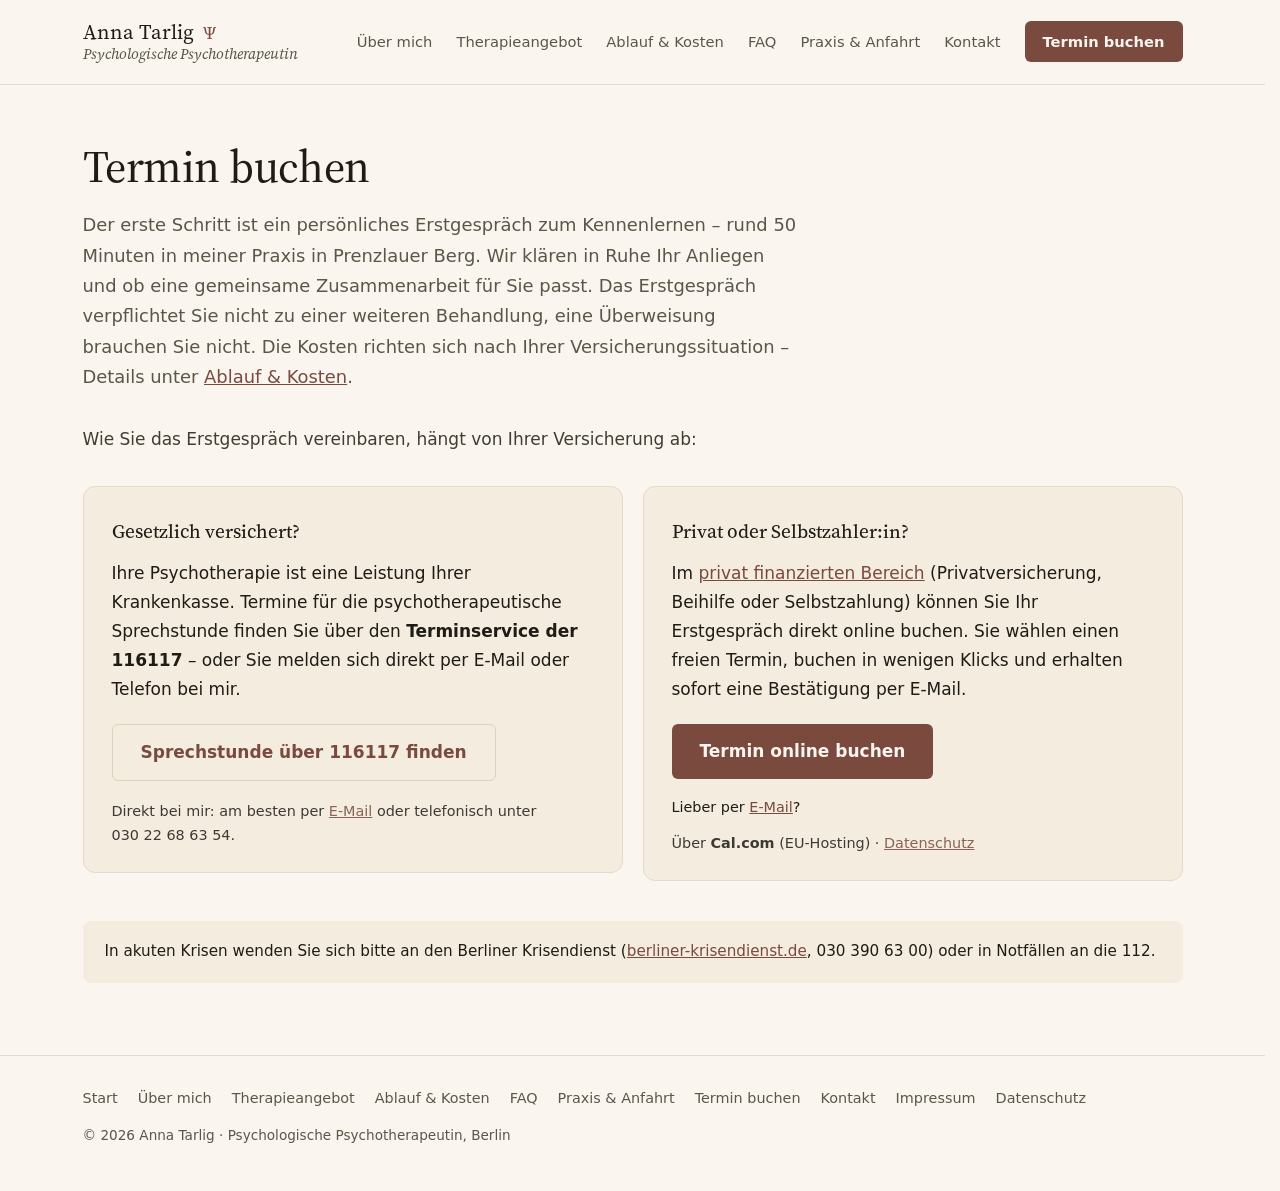
<file: termin/index.html>
<!DOCTYPE html><html lang="de"> <head><meta charset="utf-8"><meta name="viewport" content="width=device-width, initial-scale=1"><title>Termin buchen – Anna Tarlig</title><meta name="description" content="Online-Terminbuchung für ein Erstgespräch in der psychotherapeutischen Praxis Anna Tarlig in Berlin-Prenzlauer Berg – oder ganz einfach per E-Mail und Telefon."><link rel="canonical" href="https://annatarlig.de/termin"><link rel="icon" href="/favicon.ico" sizes="32x32"><link rel="icon" href="/favicon.svg" type="image/svg+xml"><link rel="icon" href="/favicon-96.png" type="image/png" sizes="96x96"><link rel="apple-touch-icon" href="/apple-touch-icon.png"><link rel="preload" href="/fonts/SourceSerif4Variable-Roman.woff2" as="font" type="font/woff2" crossorigin><meta property="og:type" content="website"><meta property="og:title" content="Termin buchen – Anna Tarlig"><meta property="og:description" content="Online-Terminbuchung für ein Erstgespräch in der psychotherapeutischen Praxis Anna Tarlig in Berlin-Prenzlauer Berg – oder ganz einfach per E-Mail und Telefon."><meta property="og:url" content="https://annatarlig.de/termin"><meta property="og:locale" content="de_DE"><script defer src="https://api.pirsch.io/pa.js" id="pianjs" data-code="5ZBsIJ00FLK5OmA7HkaPPxYURW7zita1"></script><style>@font-face{font-family:"Source Serif 4";src:url(/fonts/SourceSerif4Variable-Roman.woff2) format("woff2-variations");font-weight:200 900;font-style:normal;font-display:swap}@font-face{font-family:"Source Serif 4";src:url(/fonts/SourceSerif4Variable-Italic.woff2) format("woff2-variations");font-weight:200 900;font-style:italic;font-display:swap}:root{--bg: #faf6ef;--surface: #f3ecdf;--ink: #1f1c16;--body: #423d33;--muted: #5c5548;--line: #e3dbc9;--line-strong: #ded3bc;--accent: #7a4a3f;--accent-dark: #5f382e;--serif: "Source Serif 4", Charter, Georgia, serif;--sans: ui-sans-serif, system-ui, -apple-system, "Segoe UI", sans-serif;--radius: 6px}*{box-sizing:border-box}html,body{overflow-x:clip}html{scrollbar-gutter:stable}body{margin:0;background:var(--bg);color:var(--ink);font-family:var(--sans);font-size:17px;line-height:1.7;-webkit-font-smoothing:antialiased;text-rendering:optimizeLegibility}img,svg{max-width:100%;display:block}a{color:var(--accent)}a:hover{color:var(--accent-dark)}h1,h2,h3{font-family:var(--serif);font-weight:450;text-wrap:balance}.container{width:min(1100px,calc(100vw - 48px));margin-inline:auto}.site-header{position:sticky;top:0;z-index:20;background:#faf6efeb;backdrop-filter:blur(14px);-webkit-backdrop-filter:blur(14px);border-bottom:1px solid var(--line)}.header-inner{display:flex;justify-content:space-between;align-items:center;flex-wrap:wrap;gap:12px 24px;padding:20px 0}.brand{font-family:var(--serif);font-size:1.3rem;color:var(--ink);text-decoration:none;display:inline-block;line-height:1.2}.brand-sub{display:block;color:var(--muted);font-size:.92rem;font-style:italic;margin-top:1px}.brand-psi{color:var(--accent);font-size:1.05rem;margin:0 .35em}@media(hover:hover){.brand:hover .brand-name{text-decoration:underline;text-decoration-thickness:1px;text-underline-offset:4px}}.site-nav{display:flex;flex-wrap:wrap;align-items:center;gap:10px 24px;font-size:.92rem}.site-nav a{color:var(--muted);text-decoration:none}.site-nav a:not(.nav-cta)[aria-current=page]{color:var(--accent)}@media(hover:hover){.site-nav a:not(.nav-cta):hover{color:var(--ink);text-decoration:underline;text-decoration-thickness:1px;text-underline-offset:4px}}.site-nav a.nav-cta{background:var(--accent);color:var(--bg);padding:8px 18px;border-radius:var(--radius);font-weight:600}.site-nav a.nav-cta:hover{background:var(--accent-dark);color:var(--bg)}.nav-toggle-box,.nav-toggle{display:none}@media(max-width:720px){.header-inner{align-items:center;padding:14px 0;gap:8px 16px}.nav-toggle{display:inline-block;font-size:1.1rem;line-height:1.2;color:var(--ink);cursor:pointer;padding:8px 14px;border:1px solid var(--line-strong);border-radius:var(--radius);user-select:none;-webkit-user-select:none}.nav-toggle-box{display:block;position:absolute;opacity:0;pointer-events:none}.nav-toggle-box:focus-visible~.nav-toggle{outline:2px solid var(--accent);outline-offset:2px}.site-nav{display:none;width:100%;flex-direction:column;align-items:flex-start;gap:2px;padding:4px 0 14px;font-size:1.05rem}.site-nav a{padding:9px 0}.site-nav a.nav-cta{margin-top:8px;padding:10px 22px}.nav-toggle-box:checked~.site-nav{display:flex}.steps{grid-template-columns:1fr}}.hero{padding:72px 0 64px}.hero-inner{display:flex;flex-wrap:wrap;align-items:flex-start;gap:48px 72px}.hero-text{flex:1 1 480px;min-width:0}.eyebrow{font-size:.85rem;letter-spacing:.22em;text-transform:uppercase;color:var(--accent);font-weight:600;margin:0 0 26px}.hero h1{font-size:clamp(2.4rem,5.5vw,3.6rem);line-height:1.1;letter-spacing:-.015em;margin:0 0 26px}.hero h1 em{font-style:italic;color:var(--accent)}.lede{font-size:1.15rem;color:var(--muted);max-width:30em;margin:0 0 32px}.hero-note{margin:16px 0 0;font-size:.92rem;color:var(--muted);max-width:32em}.hero-figure{flex:1 1 340px;max-width:420px;margin:0}.hero-figure img,.portrait{width:100%;height:auto;aspect-ratio:4 / 5;object-fit:cover;border-radius:12px}.hero-figure figcaption{padding-top:12px}.hero-portrait-link{position:relative;display:block}.hero-portrait-link:after{content:"Über mich →";position:absolute;right:14px;bottom:14px;background:#faf6efeb;color:var(--accent-dark);font-size:.9rem;font-weight:600;padding:7px 14px;border-radius:var(--radius);opacity:0;transform:translateY(4px);transition:opacity .18s ease,transform .18s ease;pointer-events:none}@media(hover:hover){.hero-portrait-link:hover:after{opacity:1;transform:none}}.btn{display:inline-block;padding:13px 28px;border-radius:var(--radius);font-weight:600;text-decoration:none}.btn-primary{background:var(--accent);color:var(--bg)}.btn-primary:hover{background:var(--accent-dark);color:var(--bg)}.btn-ghost{color:var(--accent);border:1px solid var(--line-strong)}.btn-ghost:hover{border-color:var(--accent);color:var(--accent-dark)}.btn-row{display:flex;flex-wrap:wrap;align-items:center;gap:14px 24px}.link-arrow{color:var(--accent);font-weight:500;text-decoration:none}.link-arrow:hover{text-decoration:underline}.section{border-top:1px solid var(--line);padding:64px 0}.section--surface{background:var(--surface);border-top:none}.section h2{font-size:2.1rem;letter-spacing:-.01em;margin:0 0 24px}.section .eyebrow{margin:0 0 10px}.section-intro{max-width:34em;color:var(--muted);font-size:1.05rem;margin:0 0 32px}.card-grid,.themes{display:grid;grid-template-columns:repeat(auto-fit,minmax(280px,1fr));column-gap:56px;margin-top:12px}@media(min-width:640px){.themes{grid-template-columns:repeat(2,1fr);max-width:880px}}.card,.theme{padding:24px 0;border-top:1px solid var(--line)}.card h3,.theme h3{font-weight:500;font-size:1.2rem;margin:0 0 6px}.card p,.theme p{margin:0;color:var(--muted);font-size:.97rem}.steps{display:grid;grid-template-columns:repeat(auto-fit,minmax(220px,1fr));gap:36px 40px;list-style:none;margin:0;padding:0;counter-reset:step}.steps li:before{counter-increment:step;content:counter(step) ".";display:block;font-family:var(--serif);font-style:italic;color:var(--accent);font-size:1.1rem;margin-bottom:8px}.steps h3{font-weight:500;font-size:1.15rem;margin:0 0 6px}.steps .step-link{color:inherit;text-decoration:underline;text-decoration-color:var(--line-strong);text-underline-offset:.18em}.steps .step-link:hover{color:var(--accent-dark);text-decoration-color:var(--accent-dark)}.steps p{margin:0;color:var(--muted);font-size:.95rem}.faq{max-width:46em}.faq details{border-top:1px solid var(--line-strong)}.faq details:last-child{border-bottom:1px solid var(--line-strong)}.faq summary{font-family:var(--serif);font-weight:500;font-size:1.1rem;padding:18px 0;cursor:pointer;list-style:none}.faq summary::-webkit-details-marker{display:none}.faq summary:hover{color:var(--accent)}.faq details p{margin:0;padding:0 0 20px;color:var(--muted);font-size:.97rem;max-width:38em}.page{padding:56px 0 72px}.page-narrow{max-width:44em}.page h1{font-size:clamp(2rem,4.5vw,2.8rem);line-height:1.15;letter-spacing:-.01em;margin:0 0 18px}.page .lede{font-size:1.12rem}.prose h2{font-size:1.6rem;margin:40px 0 14px}.prose h3{font-weight:500;font-size:1.2rem;margin:28px 0 10px}.prose p,.prose ul,.prose ol{color:var(--body);max-width:38em}.prose li{margin-bottom:6px}.note{background:var(--surface);border-radius:8px;padding:18px 22px;font-size:.95rem}.prose .steps{gap:32px 40px;margin:8px 0 12px}.prose .steps li:before{font-size:1.35rem;margin:0 0 4px}.prose .steps h3{margin:0 0 6px}.prose .steps p{margin:0}.media-row{display:grid;grid-template-columns:repeat(auto-fit,minmax(280px,1fr));gap:20px;margin:32px 0 36px}.media-row img{width:100%;height:450px;object-fit:cover;border-radius:12px}.map-tile{display:block;text-decoration:none}.map-credit{display:block;margin-top:6px;font-size:.78rem;color:var(--muted)}.media-split{display:flex;flex-wrap:wrap;align-items:center;gap:40px 72px}.media-split>div{flex:1 1 420px;min-width:0}.media-photo{flex:1 1 300px;width:100%;max-width:420px;height:auto;border-radius:12px;object-fit:cover}html{scroll-behavior:smooth}.prose h2[id],.prose h3[id]{scroll-margin-top:104px}.page-grid{display:grid;grid-template-columns:minmax(0,44em) 200px;gap:24px 80px;align-items:start}.page-grid>*{min-width:0}.toc{position:sticky;top:110px;border-left:1px solid var(--line);padding-left:20px}.toc-title{font-size:.72rem;letter-spacing:.18em;text-transform:uppercase;color:var(--muted);font-weight:600;margin:0 0 14px}.toc ul{list-style:none;margin:0;padding:0}.toc li{margin:0 0 9px}.toc li.toc-sub{padding-left:14px}.toc a{color:var(--muted);text-decoration:none;font-size:.88rem;line-height:1.4;display:inline-block}.toc a:hover{color:var(--ink)}.toc a.active{color:var(--accent);font-weight:600}@media(max-width:1080px){.toc{display:none}.page-grid{grid-template-columns:1fr}}.contact-grid{display:grid;grid-template-columns:repeat(auto-fit,minmax(260px,1fr));column-gap:56px}.contact-card{padding:24px 0;border-top:1px solid var(--line)}.contact-card h3{font-weight:500;font-size:1.2rem;margin:0 0 6px}.contact-card p{margin:0;color:var(--muted);font-size:.97rem}.footer{border-top:1px solid var(--line)}.footer-inner{padding:30px 0 44px;display:flex;flex-direction:column;gap:14px;color:var(--muted);font-size:.9rem}.footer-copy{font-size:.85rem}.footer-links{display:flex;flex-wrap:wrap;gap:8px 20px}.footer a{color:var(--muted);text-decoration:none}.footer a:hover{color:var(--ink)}@media(max-width:640px){.hero{padding:48px 0 40px}.section{padding:48px 0}.page{padding:40px 0 56px}}.tel-text,.tel-link{white-space:nowrap}.tel-link{display:none}@media(hover:none)and (pointer:coarse){.tel-text{display:none}.tel-link{display:inline;color:inherit;text-decoration:none}}.absence-notice--global[data-astro-cid-ppdunkzr]{background:var(--surface);border-bottom:1px solid var(--line-strong);color:var(--body)}.absence-notice--global[data-astro-cid-ppdunkzr] .absence-notice__inner[data-astro-cid-ppdunkzr]{padding-block:11px}.absence-notice--global[data-astro-cid-ppdunkzr] p[data-astro-cid-ppdunkzr]{margin:0;font-size:.93rem;line-height:1.55}.absence-notice--global[data-astro-cid-ppdunkzr] strong[data-astro-cid-ppdunkzr]{color:var(--ink);font-family:var(--serif);font-size:1rem;font-weight:600}.absence-notice--global[data-astro-cid-ppdunkzr] a[data-astro-cid-ppdunkzr]{font-weight:600}.absence-notice--booking[data-astro-cid-ppdunkzr]{margin:8px 0 30px;padding:18px 22px;background:var(--surface);border:1px solid var(--line-strong);border-left:4px solid var(--accent);border-radius:8px}.absence-notice--booking[data-astro-cid-ppdunkzr] h2[data-astro-cid-ppdunkzr]{margin:0 0 6px;color:var(--accent-dark);font-size:1.25rem;font-weight:550}.absence-notice--booking[data-astro-cid-ppdunkzr] p[data-astro-cid-ppdunkzr]{margin:0;color:var(--body);font-size:.97rem;line-height:1.6}@media(max-width:640px){.absence-notice--global[data-astro-cid-ppdunkzr] .absence-notice__inner[data-astro-cid-ppdunkzr]{padding-block:10px}.absence-notice--booking[data-astro-cid-ppdunkzr]{margin-bottom:24px;padding:16px 18px}}#cc-main{background:transparent;color:var(--cc-primary-color);font-family:var(--cc-font-family);font-size:16px;font-weight:400;-webkit-font-smoothing:antialiased;-moz-osx-font-smoothing:grayscale;line-height:1.15;position:relative;text-rendering:optimizeLegibility;-webkit-text-size-adjust:100%;position:fixed;z-index:var(--cc-z-index)}#cc-main :after,#cc-main :before,#cc-main a,#cc-main button,#cc-main div,#cc-main h2,#cc-main input,#cc-main p,#cc-main span{all:unset;box-sizing:border-box}#cc-main .pm__badge,#cc-main button{all:initial;box-sizing:border-box;color:unset;visibility:unset}#cc-main .pm__badge,#cc-main a,#cc-main button,#cc-main input{-webkit-appearance:none;appearance:none;cursor:pointer;font-family:inherit;font-size:100%;line-height:normal;margin:0;outline:revert;outline-offset:2px;overflow:hidden}#cc-main table,#cc-main tbody,#cc-main td,#cc-main th,#cc-main thead,#cc-main tr{all:revert;color:inherit;font-family:inherit;font-size:inherit;font-weight:inherit}:root{--cc-font-family:-apple-system,BlinkMacSystemFont,"Segoe UI",Roboto,Helvetica,Arial,sans-serif,"Apple Color Emoji","Segoe UI Emoji","Segoe UI Symbol";--cc-modal-border-radius:.5rem;--cc-btn-border-radius:.4rem;--cc-modal-transition-duration:.25s;--cc-link-color:var(--cc-btn-primary-bg);--cc-modal-margin:1rem;--cc-z-index:2147483647;--cc-bg:#fff;--cc-primary-color:#2c2f31;--cc-secondary-color:#5e6266;--cc-btn-primary-bg:#30363c;--cc-btn-primary-color:#fff;--cc-btn-primary-border-color:var(--cc-btn-primary-bg);--cc-btn-primary-hover-bg:#000;--cc-btn-primary-hover-color:#fff;--cc-btn-primary-hover-border-color:var(--cc-btn-primary-hover-bg);--cc-btn-secondary-bg:#eaeff2;--cc-btn-secondary-color:var(--cc-primary-color);--cc-btn-secondary-border-color:var(--cc-btn-secondary-bg);--cc-btn-secondary-hover-bg:#d4dae0;--cc-btn-secondary-hover-color:#000;--cc-btn-secondary-hover-border-color:#d4dae0;--cc-separator-border-color:#f0f4f7;--cc-toggle-on-bg:var(--cc-btn-primary-bg);--cc-toggle-off-bg:#667481;--cc-toggle-on-knob-bg:#fff;--cc-toggle-off-knob-bg:var(--cc-toggle-on-knob-bg);--cc-toggle-enabled-icon-color:var(--cc-bg);--cc-toggle-disabled-icon-color:var(--cc-bg);--cc-toggle-readonly-bg:#d5dee2;--cc-toggle-readonly-knob-bg:#fff;--cc-toggle-readonly-knob-icon-color:var(--cc-toggle-readonly-bg);--cc-section-category-border:var(--cc-cookie-category-block-bg);--cc-cookie-category-block-bg:#f0f4f7;--cc-cookie-category-block-border:#f0f4f7;--cc-cookie-category-block-hover-bg:#e9eff4;--cc-cookie-category-block-hover-border:#e9eff4;--cc-cookie-category-expanded-block-bg:transparent;--cc-cookie-category-expanded-block-hover-bg:#dee4e9;--cc-overlay-bg:rgba(0,0,0,.65);--cc-webkit-scrollbar-bg:var(--cc-section-category-border);--cc-webkit-scrollbar-hover-bg:var(--cc-btn-primary-hover-bg);--cc-footer-bg:var(--cc-btn-secondary-bg);--cc-footer-color:var(--cc-secondary-color);--cc-footer-border-color:#e4eaed;--cc-pm-toggle-border-radius:4em}#cc-main.cc--rtl{direction:rtl}#cc-main .cm__title,#cc-main a,#cc-main b,#cc-main em,#cc-main strong{font-weight:600}#cc-main button>span{pointer-events:none}#cc-main .cc__link,#cc-main a{background-image:linear-gradient(currentColor,currentColor);background-position:0 100%;background-repeat:no-repeat;background-size:0 1px;font-weight:600;position:relative;transition:background-size .25s,color .25s ease}#cc-main .cc__link:hover,#cc-main a:hover{background-size:100% 1px;color:var(--cc-primary-color)}#cc-main .cc__link{color:var(--cc-link-color)}#cc-main .cm__desc,#cc-main .pm__body{overscroll-behavior:auto contain;scrollbar-width:thin}@media screen and (min-width:640px){#cc-main ::-webkit-scrollbar,#cc-main ::-webkit-scrollbar-thumb,#cc-main ::-webkit-scrollbar-track{all:revert}#cc-main ::-webkit-scrollbar-thumb{-webkit-background-clip:padding-box;background-clip:padding-box;background:var(--cc-toggle-readonly-bg);border:.25rem solid var(--cc-bg);border-radius:1rem}#cc-main ::-webkit-scrollbar-thumb:hover{background:var(--cc-toggle-off-bg)}#cc-main ::-webkit-scrollbar{background:transparent;width:12px}}html.disable--interaction.show--consent,html.disable--interaction.show--consent body{height:auto!important;overflow:hidden!important}@media(prefers-reduced-motion){#cc-main{--cc-modal-transition-duration:0s}}.cc--darkmode{--cc-bg:#161a1c;--cc-primary-color:#ebf3f6;--cc-secondary-color:#aebbc5;--cc-btn-primary-bg:#c2d0e0;--cc-btn-primary-color:var(--cc-bg);--cc-btn-primary-border-color:var(--cc-btn-primary-bg);--cc-btn-primary-hover-bg:#98a7b6;--cc-btn-primary-hover-color:#000;--cc-btn-primary-hover-border-color:var(--cc-btn-primary-hover-bg);--cc-btn-secondary-bg:#242c31;--cc-btn-secondary-color:var(--cc-primary-color);--cc-btn-secondary-border-color:var(--cc-btn-secondary-bg);--cc-btn-secondary-hover-bg:#353d43;--cc-btn-secondary-hover-color:#fff;--cc-btn-secondary-hover-border-color:var(--cc-btn-secondary-hover-bg);--cc-separator-border-color:#222a30;--cc-toggle-on-bg:var(--cc-btn-primary-bg);--cc-toggle-off-bg:#525f6b;--cc-toggle-on-knob-bg:var(--cc-btn-primary-color);--cc-toggle-off-knob-bg:var(--cc-btn-primary-color);--cc-toggle-enabled-icon-color:var(--cc-btn-primary-color);--cc-toggle-disabled-icon-color:var(--cc-btn-primary-color);--cc-toggle-readonly-bg:#343e45;--cc-toggle-readonly-knob-bg:#5f6b72;--cc-toggle-readonly-knob-icon-color:var(--cc-toggle-readonly-bg);--cc-section-category-border:#1e2428;--cc-cookie-category-block-bg:#1e2428;--cc-cookie-category-block-border:var(--cc-section-category-border);--cc-cookie-category-block-hover-bg:#242c31;--cc-cookie-category-block-hover-border:#232a2f;--cc-cookie-category-expanded-block-bg:transparent;--cc-cookie-category-expanded-block-hover-bg:var(--cc-toggle-readonly-bg);--cc-overlay-bg:rgba(0,0,0,.65);--cc-webkit-scrollbar-bg:var(--cc-section-category-border);--cc-webkit-scrollbar-hover-bg:var(--cc-btn-primary-hover-bg);--cc-footer-bg:#0c0e0f;--cc-footer-color:var(--cc-secondary-color);--cc-footer-border-color:#060809}.cc--darkmode #cc-main{color-scheme:dark}#cc-main .cm{background:var(--cc-bg);border-radius:var(--cc-modal-border-radius);box-shadow:0 .625em 1.875em #0000024d;display:flex;flex-direction:column;max-width:24rem;opacity:0;overflow:hidden;position:fixed;transform:translateY(1.6em);visibility:hidden;z-index:1}#cc-main .cm--top{top:var(--cc-modal-margin)}#cc-main .cm--middle{top:50%;transform:translateY(calc(-50% + 1.6em))}#cc-main .cm--bottom{bottom:var(--cc-modal-margin)}#cc-main .cm--center{left:var(--cc-modal-margin);margin:0 auto;right:var(--cc-modal-margin);width:unset}#cc-main .cm--left{left:var(--cc-modal-margin);margin-right:var(--cc-modal-margin)}#cc-main .cm--right{margin-left:var(--cc-modal-margin);right:var(--cc-modal-margin)}#cc-main .cm__body{display:flex;flex-direction:column;justify-content:space-between;position:relative}#cc-main .cm__btns,#cc-main .cm__links{padding:1rem 1.3rem;width:unset}#cc-main .cm__texts{display:flex;flex:1;flex-direction:column;justify-content:center;padding:1rem 0 0}#cc-main .cm__desc,#cc-main .cm__title{padding:0 1.3rem}#cc-main .cm__title{font-size:1.05em}#cc-main .cm__title+.cm__desc{margin-top:1.1em}#cc-main .cm__desc{color:var(--cc-secondary-color);font-size:.9em;line-height:1.5;max-height:40vh;overflow-x:visible;overflow-y:auto;padding-bottom:1em}#cc-main .cm__btns{border-top:1px solid var(--cc-separator-border-color);display:flex;flex-direction:column;justify-content:center}#cc-main .cm__btn-group{display:grid;grid-auto-columns:minmax(0,1fr)}#cc-main .cm__btn+.cm__btn,#cc-main .cm__btn-group+.cm__btn-group{margin-top:.375rem}#cc-main .cm--flip .cm__btn+.cm__btn,#cc-main .cm--flip .cm__btn-group+.cm__btn-group{margin-bottom:.375rem;margin-top:0}#cc-main .cm--inline .cm__btn+.cm__btn{margin-left:.375rem;margin-top:0}#cc-main .cm--inline.cm--flip .cm__btn+.cm__btn{margin-bottom:0;margin-left:0;margin-right:.375rem}#cc-main .cm--inline.cm--flip .cm__btn-group+.cm__btn-group{margin-bottom:.375rem;margin-right:0}#cc-main .cm--wide .cm__btn+.cm__btn,#cc-main .cm--wide .cm__btn-group+.cm__btn-group{margin-left:.375rem;margin-top:0}#cc-main .cm--wide.cm--flip .cm__btn+.cm__btn,#cc-main .cm--wide.cm--flip .cm__btn-group+.cm__btn-group{margin-bottom:0;margin-right:.375rem}#cc-main .cm--bar:not(.cm--inline) .cm__btn-group--uneven,#cc-main .cm--wide .cm__btn-group--uneven{display:flex;flex:1;justify-content:space-between}#cc-main .cm--bar:not(.cm--inline).cm--flip .cm__btn-group--uneven,#cc-main .cm--wide.cm--flip .cm__btn-group--uneven{flex-direction:row-reverse}#cc-main .cm__btn{background:var(--cc-btn-primary-bg);border:1px solid var(--cc-btn-primary-border-color);border-radius:var(--cc-btn-border-radius);color:var(--cc-btn-primary-color);font-size:.82em;font-weight:600;min-height:42px;padding:.5em 1em;text-align:center}#cc-main .cm__btn:hover{background:var(--cc-btn-primary-hover-bg);border-color:var(--cc-btn-primary-hover-border-color);color:var(--cc-btn-primary-hover-color)}#cc-main .cm__btn--secondary{background:var(--cc-btn-secondary-bg);border-color:var(--cc-btn-secondary-border-color);color:var(--cc-btn-secondary-color)}#cc-main .cm__btn--secondary:hover{background:var(--cc-btn-secondary-hover-bg);border-color:var(--cc-btn-secondary-hover-border-color);color:var(--cc-btn-secondary-hover-color)}#cc-main .cm__btn--close{border-radius:0;border-bottom-left-radius:var(--cc-btn-border-radius);border-right:none;border-top:none;display:none;font-size:1em;height:42px;min-width:auto!important;overflow:hidden;padding:0!important;position:absolute;right:0;top:0;width:42px}#cc-main .cm__btn--close svg{stroke:var(--cc-btn-primary-color);transform:scale(.5);transition:stroke .15s ease}#cc-main .cm__btn--close:hover svg{stroke:var(--cc-btn-primary-hover-color)}#cc-main .cm__btn--close.cm__btn--secondary svg{stroke:var(--cc-btn-secondary-color)}#cc-main .cm__btn--close.cm__btn--secondary:hover svg{stroke:var(--cc-btn-secondary-hover-color)}#cc-main .cm__btn--close+.cm__texts .cm__title{padding-right:3rem}#cc-main .cm--inline .cm__btn-group{grid-auto-flow:column}#cc-main .cm__footer{background:var(--cc-footer-bg);border-top:1px solid var(--cc-footer-border-color);color:var(--cc-footer-color);padding:.4em 0 .5em}#cc-main .cm__links{display:flex;flex-direction:row;padding-bottom:0;padding-top:0}#cc-main .cm__link-group{display:flex;flex-direction:row;font-size:.8em;width:100%}#cc-main .cm__link-group>*+*{margin-left:1.3rem}#cc-main .cm--flip .cm__btn:last-child{grid-row:1}#cc-main .cm--inline.cm--flip .cm__btn:last-child{grid-column:1}#cc-main .cm--box .cm__btn--close{display:block}#cc-main .cm--box.cm--flip .cm__btns{flex-direction:column-reverse}#cc-main .cm--box.cm--wide{max-width:36em}#cc-main .cm--box.cm--wide .cm__btns{flex-direction:row;justify-content:space-between}#cc-main .cm--box.cm--wide .cm__btn-group{grid-auto-flow:column}#cc-main .cm--box.cm--wide .cm__btn{min-width:120px;padding-left:1.8em;padding-right:1.8em}#cc-main .cm--box.cm--wide.cm--flip .cm__btns{flex-direction:row-reverse}#cc-main .cm--box.cm--wide.cm--flip .cm__btn:last-child{grid-column:1}#cc-main .cm--cloud{max-width:54em;width:unset}#cc-main .cm--cloud .cm__body{flex-direction:row}#cc-main .cm--cloud .cm__texts{flex:1}#cc-main .cm--cloud .cm__desc{max-height:9.4em}#cc-main .cm--cloud .cm__btns{border-left:1px solid var(--cc-separator-border-color);border-top:none;max-width:23em}#cc-main .cm--cloud .cm__btn-group{flex-direction:column}#cc-main .cm--cloud .cm__btn{min-width:19em}#cc-main .cm--cloud.cm--flip .cm__btn-group,#cc-main .cm--cloud.cm--flip .cm__btns{flex-direction:column-reverse}#cc-main .cm--cloud.cm--inline .cm__btn-group{flex-direction:row}#cc-main .cm--cloud.cm--inline .cm__btn{min-width:10em}#cc-main .cm--cloud.cm--inline.cm--flip .cm__btn-group{flex-direction:row-reverse}#cc-main .cm--bar{border-radius:0;left:0;margin:0;max-width:unset;opacity:1;right:0;transform:translateY(0);width:100vw;--cc-modal-transition-duration:.35s}#cc-main .cm--bar.cm--top{top:0;transform:translateY(-100%)}#cc-main .cm--bar.cm--bottom{bottom:0;transform:translateY(100%)}#cc-main .cm--bar .cm__body,#cc-main .cm--bar .cm__links{margin:0 auto;max-width:55em;width:100%}#cc-main .cm--bar .cm__body{padding:.5em 0 .9em}#cc-main .cm--bar .cm__btns{border-top:none;flex-direction:row;justify-content:space-between}#cc-main .cm--bar .cm__btn-group{grid-auto-flow:column}#cc-main .cm--bar:not(.cm--inline) .cm__btn+.cm__btn,#cc-main .cm--bar:not(.cm--inline) .cm__btn-group+.cm__btn-group{margin-left:.375rem;margin-top:0}#cc-main .cm--bar .cm__btn{min-width:120px;padding-left:2em;padding-right:2em}#cc-main .cm--bar.cm--flip:not(.cm--inline) .cm__btn+.cm__btn,#cc-main .cm--bar.cm--flip:not(.cm--inline) .cm__btn-group+.cm__btn-group{margin-bottom:0;margin-left:0;margin-right:.375rem}#cc-main .cm--bar.cm--flip .cm__btns{flex-direction:row-reverse}#cc-main .cm--bar.cm--flip .cm__btn:last-child{grid-column:1}#cc-main .cm--bar.cm--inline .cm__body,#cc-main .cm--bar.cm--inline .cm__links{max-width:74em}#cc-main .cm--bar.cm--inline .cm__body{flex-direction:row;padding:0}#cc-main .cm--bar.cm--inline .cm__btns{flex-direction:column;justify-content:center;max-width:23em}#cc-main .cm--bar.cm--inline.cm--flip .cm__btns{flex-direction:column-reverse}#cc-main .cc--anim .cm,#cc-main .cc--anim.cm-wrapper:before{transition:opacity var(--cc-modal-transition-duration) ease,visibility var(--cc-modal-transition-duration) ease,transform var(--cc-modal-transition-duration) ease}#cc-main .cc--anim .cm__btn,#cc-main .cc--anim .cm__close{transition:background-color .15s ease,border-color .15s ease,color .15s ease}.disable--interaction #cc-main .cm-wrapper:before{background:var(--cc-overlay-bg);content:"";inset:0;opacity:0;position:fixed;visibility:hidden;z-index:0}.show--consent #cc-main .cc--anim .cm{opacity:1;transform:translateY(0);visibility:visible!important}.show--consent #cc-main .cc--anim .cm--middle{transform:translateY(-50%)}.show--consent #cc-main .cc--anim .cm--bar{transform:translateY(0)}.show--consent #cc-main .cc--anim.cm-wrapper:before{opacity:1;visibility:visible}#cc-main.cc--rtl .cm__btn--close{border-bottom-left-radius:unset;border-bottom-right-radius:var(--cc-btn-border-radius);left:0;right:unset}#cc-main.cc--rtl .cm__btn--close+.cm__texts .cm__title{padding-left:3rem!important;padding-right:1.3rem}#cc-main.cc--rtl .cm--inline .cm__btn+.cm__btn{margin-left:0;margin-right:.375rem}#cc-main.cc--rtl .cm--inline.cm--flip .cm__btn+.cm__btn{margin-left:.375rem;margin-right:0}#cc-main.cc--rtl .cm:not(.cm--inline).cm--bar .cm__btn+.cm__btn,#cc-main.cc--rtl .cm:not(.cm--inline).cm--bar .cm__btn-group+.cm__btn-group,#cc-main.cc--rtl .cm:not(.cm--inline).cm--wide .cm__btn+.cm__btn,#cc-main.cc--rtl .cm:not(.cm--inline).cm--wide .cm__btn-group+.cm__btn-group{margin-left:0;margin-right:.375rem}#cc-main.cc--rtl .cm:not(.cm--inline).cm--bar.cm--flip .cm__btn+.cm__btn,#cc-main.cc--rtl .cm:not(.cm--inline).cm--wide.cm--flip .cm__btn+.cm__btn{margin-left:.375rem;margin-right:0}#cc-main.cc--rtl .cm__link-group>*+*{margin-left:0;margin-right:1.3rem}@media screen and (max-width:640px){#cc-main{--cc-modal-margin:.5em}#cc-main .cm{max-width:none!important;width:auto!important}#cc-main .cm__body{flex-direction:column!important;padding:0!important}#cc-main .cm__btns,#cc-main .cm__desc,#cc-main .cm__links,#cc-main .cm__title{padding-left:1.1rem!important;padding-right:1.1rem!important}#cc-main .cm__btns{border-left:none!important;border-top:1px solid var(--cc-separator-border-color)!important;flex-direction:column!important;max-width:none!important;min-width:auto!important}#cc-main .cm__btn+.cm__btn,#cc-main .cm__btn-group+.cm__btn-group{margin:.375rem 0 0!important}#cc-main .cm--flip .cm__btn+.cm__btn,#cc-main .cm--flip .cm__btn-group+.cm__btn-group{margin-bottom:.375rem!important;margin-top:0!important}#cc-main .cm__btn-group{display:flex!important;flex-direction:column!important;min-width:auto!important}#cc-main .cm__btn{flex:auto!important}#cc-main .cm__link-group{justify-content:center!important}#cc-main .cm--flip .cm__btn-group,#cc-main .cm--flip .cm__btns{flex-direction:column-reverse!important}}#cc-main .pm-wrapper{position:relative;z-index:2}#cc-main .pm{background:var(--cc-bg);border-radius:var(--cc-modal-border-radius);box-shadow:0 .625em 1.875em #0000024d;display:flex;flex-direction:column;opacity:0;overflow:hidden;position:fixed;visibility:hidden;width:100%;width:unset;z-index:1}#cc-main svg{fill:none;width:100%}#cc-main .pm__body,#cc-main .pm__footer,#cc-main .pm__header{padding:1em 1.4em}#cc-main .pm__header{align-items:center;border-bottom:1px solid var(--cc-separator-border-color);display:flex;justify-content:space-between}#cc-main .pm__title{align-items:center;display:flex;flex:1;font-weight:600;margin-right:2em}#cc-main .pm__close-btn{background:var(--cc-btn-secondary-bg);border:1px solid var(--cc-btn-secondary-border-color);border-radius:var(--cc-btn-border-radius);height:40px;position:relative;transition:all .15s ease;width:40px}#cc-main .pm__close-btn span{display:flex;height:100%;width:100%}#cc-main .pm__close-btn svg{stroke:var(--cc-btn-secondary-color);transform:scale(.5);transition:stroke .15s ease}#cc-main .pm__close-btn:hover{background:var(--cc-btn-secondary-hover-bg);border-color:var(--cc-btn-secondary-hover-border-color)}#cc-main .pm__close-btn:hover svg{stroke:var(--cc-btn-secondary-hover-color)}#cc-main .pm__body{flex:1;overflow-y:auto;overflow-y:overlay}#cc-main .pm__section,#cc-main .pm__section--toggle{border-radius:var(--cc-btn-border-radius);display:flex;flex-direction:column;margin-bottom:.5em}#cc-main .pm__section--toggle .pm__section-desc-wrapper{border:1px solid var(--cc-cookie-category-block-border);border-radius:var(--cc-btn-border-radius);border-top:none;border-top-left-radius:0;border-top-right-radius:0;display:none;margin-top:0!important;overflow:hidden}#cc-main .pm__section{border:1px solid var(--cc-separator-border-color);padding:1em;transition:background-color .25s ease,border-color .25s ease}#cc-main .pm__section:first-child{border:none;margin-bottom:2em;margin-top:0;padding:0;transition:none}#cc-main .pm__section:not(:first-child):hover{background:var(--cc-cookie-category-block-bg);border-color:var(--cc-cookie-category-block-border)}#cc-main .pm__section-toggles+.pm__section{margin-top:2em}#cc-main .pm__section--toggle{background:var(--cc-cookie-category-block-bg);border-top:none;margin-bottom:.375rem}#cc-main .pm__section--toggle .pm__section-title{align-items:center;background:var(--cc-cookie-category-block-bg);border:1px solid var(--cc-cookie-category-block-border);display:flex;justify-content:space-between;min-height:58px;padding:1.1em 5.4em 1.1em 1.2em;position:relative;transition:background-color .25s ease,border-color .25s ease;width:100%}#cc-main .pm__section--toggle .pm__section-title:hover{background:var(--cc-cookie-category-block-hover-bg);border-color:var(--cc-cookie-category-block-hover-border)}#cc-main .pm__section--toggle .pm__section-desc{margin-top:0;padding:1em}#cc-main .pm__section--toggle.is-expanded{--cc-cookie-category-block-bg:var(--cc-cookie-category-expanded-block-bg);--cc-cookie-category-block-border:var(--cc-cookie-category-expanded-block-hover-bg)}#cc-main .pm__section--toggle.is-expanded .pm__section-title{border-bottom-left-radius:0;border-bottom-right-radius:0}#cc-main .pm__section--toggle.is-expanded .pm__section-arrow svg{transform:scale(.5) rotate(180deg)}#cc-main .pm__section--toggle.is-expanded .pm__section-desc-wrapper{display:flex}#cc-main .pm__section--expandable .pm__section-title{cursor:pointer;padding-left:3.4em}#cc-main .pm__section--expandable .pm__section-arrow{background:var(--cc-toggle-readonly-bg);border-radius:100%;display:flex;height:20px;justify-content:center;left:18px;pointer-events:none;position:absolute;width:20px}#cc-main .pm__section--expandable .pm__section-arrow svg{stroke:var(--cc-btn-secondary-color);transform:scale(.5)}#cc-main .pm__section-title-wrapper{align-items:center;display:flex;position:relative}#cc-main .pm__section-title-wrapper+.pm__section-desc-wrapper{margin-top:.85em}#cc-main .pm__section-title{border-radius:var(--cc-btn-border-radius);font-size:.95em;font-weight:600}#cc-main .pm__badge{align-items:center;background:var(--cc-btn-secondary-bg);border-radius:5em;color:var(--cc-secondary-color);display:flex;flex:none;font-size:.8em;font-weight:600;height:23px;justify-content:center;margin-left:1em;min-width:23px;overflow:hidden;padding:0 .6em 1px;position:relative;text-align:center;white-space:nowrap;width:auto}#cc-main .pm__service-counter{background:var(--cc-btn-primary-bg);color:var(--cc-btn-primary-color);padding:0;width:23px}#cc-main .pm__service-counter[data-counterlabel]{padding:0 .6em 1px;width:auto}#cc-main .section__toggle,#cc-main .section__toggle-wrapper,#cc-main .toggle__icon,#cc-main .toggle__label{border-radius:var(--cc-pm-toggle-border-radius);height:23px;transform:translateZ(0);width:50px}#cc-main .section__toggle-wrapper{cursor:pointer;position:absolute;right:18px;z-index:1}#cc-main .toggle-service{height:19px;position:relative;right:0;width:42px}#cc-main .toggle-service .section__toggle,#cc-main .toggle-service .toggle__icon,#cc-main .toggle-service .toggle__label{height:19px;width:42px}#cc-main .toggle-service .toggle__icon{position:relative}#cc-main .toggle-service .toggle__icon-circle{height:19px;width:19px}#cc-main .toggle-service .section__toggle:checked~.toggle__icon .toggle__icon-circle{transform:translate(23px)}#cc-main .pm__section--toggle:nth-child(2) .section__toggle-wrapper:after{display:none!important}#cc-main .section__toggle{border:0;cursor:pointer;display:block;left:0;margin:0;position:absolute;top:0}#cc-main .section__toggle:disabled{cursor:not-allowed}#cc-main .toggle__icon{background:var(--cc-toggle-off-bg);box-shadow:0 0 0 1px var(--cc-toggle-off-bg);display:flex;flex-direction:row;pointer-events:none;position:absolute;transition:all .25s ease}#cc-main .toggle__icon-circle{background:var(--cc-toggle-off-knob-bg);border:none;border-radius:var(--cc-pm-toggle-border-radius);box-shadow:0 1px 2px #1820035c;display:block;height:23px;left:0;position:absolute;top:0;transition:transform .25s ease,background-color .25s ease;width:23px}#cc-main .toggle__icon-off,#cc-main .toggle__icon-on{height:100%;position:absolute;transition:opacity .15s ease;width:100%}#cc-main .toggle__icon-on{opacity:0;transform:rotate(45deg)}#cc-main .toggle__icon-on svg{stroke:var(--cc-toggle-on-bg);transform:scale(.55) rotate(-45deg)}#cc-main .toggle__icon-off{opacity:1}#cc-main .toggle__icon-off svg{stroke:var(--cc-toggle-off-bg);transform:scale(.55)}#cc-main .section__toggle:checked~.toggle__icon{background:var(--cc-toggle-on-bg);box-shadow:0 0 0 1px var(--cc-toggle-on-bg)}#cc-main .section__toggle:checked~.toggle__icon .toggle__icon-circle{background-color:var(--cc-toggle-on-knob-bg);transform:translate(27px)}#cc-main .section__toggle:checked~.toggle__icon .toggle__icon-on{opacity:1}#cc-main .section__toggle:checked~.toggle__icon .toggle__icon-off{opacity:0}#cc-main .section__toggle:checked:disabled~.toggle__icon{background:var(--cc-toggle-readonly-bg);box-shadow:0 0 0 1px var(--cc-toggle-readonly-bg)}#cc-main .section__toggle:checked:disabled~.toggle__icon .toggle__icon-circle{background:var(--cc-toggle-readonly-knob-bg);box-shadow:none}#cc-main .section__toggle:checked:disabled~.toggle__icon svg{stroke:var(--cc-toggle-readonly-knob-icon-color)}#cc-main .toggle__label{opacity:0;overflow:hidden;pointer-events:none;position:absolute;top:0;z-index:-1}#cc-main .pm__section-desc-wrapper{color:var(--cc-secondary-color);display:flex;flex-direction:column;font-size:.9em}#cc-main .pm__section-desc-wrapper>:not(:last-child){border-bottom:1px solid var(--cc-cookie-category-block-border)}#cc-main .pm__section-services{display:flex;flex-direction:column}#cc-main .pm__service{align-items:center;display:flex;justify-content:space-between;padding:.4em 1.2em;position:relative;transition:background-color .15s ease}#cc-main .pm__service:hover{background-color:var(--cc-cookie-category-block-hover-bg)}#cc-main .pm__service-header{align-items:center;display:flex;margin-right:1em;width:100%}#cc-main .pm__service-icon{border:2px solid;border-radius:100%;height:8px;margin-left:6px;margin-right:20px;margin-top:1px;min-width:8px}#cc-main .pm__service-title{font-size:.95em;width:100%;word-break:break-word}#cc-main .pm__section-desc{line-height:1.5em}#cc-main .pm__section-table{border-collapse:collapse;font-size:.9em;margin:0;overflow:hidden;padding:0;text-align:left;width:100%}#cc-main .pm__table-caption{text-align:left}#cc-main .pm__table-caption,#cc-main .pm__table-head>tr{border-bottom:1px dashed var(--cc-separator-border-color);color:var(--cc-primary-color);font-weight:600}#cc-main .pm__table-tr{transition:background-color .15s ease}#cc-main .pm__table-tr:hover{background:var(--cc-cookie-category-block-hover-bg)}#cc-main .pm__table-caption,#cc-main .pm__table-td,#cc-main .pm__table-th{padding:.625em .625em .625em 1.2em;vertical-align:top}#cc-main .pm__footer{border-top:1px solid var(--cc-separator-border-color);display:flex;justify-content:space-between}#cc-main .pm__btn-group{display:flex}#cc-main .pm__btn+.pm__btn,#cc-main .pm__btn-group+.pm__btn-group{margin-left:.375rem}#cc-main .pm--flip .pm__btn+.pm__btn,#cc-main .pm--flip .pm__btn-group+.pm__btn-group{margin-left:0;margin-right:.375rem}#cc-main .pm__btn{background:var(--cc-btn-primary-bg);border:1px solid var(--cc-btn-primary-border-color);border-radius:var(--cc-btn-border-radius);color:var(--cc-btn-primary-color);flex:auto;font-size:.82em;font-weight:600;min-height:42px;min-width:110px;padding:.5em 1.5em;text-align:center;transition:background-color .15s ease,border-color .15s ease,color .15s ease}#cc-main .pm__btn:hover{background:var(--cc-btn-primary-hover-bg);border-color:var(--cc-btn-primary-hover-border-color);color:var(--cc-btn-primary-hover-color)}#cc-main .pm__btn--secondary{background:var(--cc-btn-secondary-bg);border-color:var(--cc-btn-secondary-border-color);color:var(--cc-btn-secondary-color)}#cc-main .pm__btn--secondary:hover{background:var(--cc-btn-secondary-hover-bg);border-color:var(--cc-btn-secondary-hover-border-color);color:var(--cc-btn-secondary-hover-color)}#cc-main .pm--box{height:calc(100% - 2em);left:var(--cc-modal-margin);margin:0 auto;max-height:37.5em;max-width:43em;right:var(--cc-modal-margin);top:50%;transform:translateY(calc(-50% + 1.6em))}#cc-main .pm--box.pm--flip .pm__btn-group,#cc-main .pm--box.pm--flip .pm__footer{flex-direction:row-reverse}#cc-main .pm--bar{border-radius:0;bottom:0;height:100%;margin:0;max-height:none;max-width:29em;opacity:1;top:0;width:100%;--cc-modal-transition-duration:.35s}#cc-main .pm--bar .pm__section-table,#cc-main .pm--bar .pm__table-body,#cc-main .pm--bar .pm__table-td,#cc-main .pm--bar .pm__table-th,#cc-main .pm--bar .pm__table-tr{display:block}#cc-main .pm--bar .pm__table-head{display:none}#cc-main .pm--bar .pm__table-caption{display:block}#cc-main .pm--bar .pm__table-tr:not(:last-child){border-bottom:1px solid var(--cc-separator-border-color)}#cc-main .pm--bar .pm__table-td{display:flex;justify-content:space-between}#cc-main .pm--bar .pm__table-td:before{color:var(--cc-primary-color);content:attr(data-column);flex:1;font-weight:600;min-width:100px;overflow:hidden;padding-right:2em;text-overflow:ellipsis}#cc-main .pm--bar .pm__table-td>div{flex:3}#cc-main .pm--bar:not(.pm--wide) .pm__body,#cc-main .pm--bar:not(.pm--wide) .pm__footer,#cc-main .pm--bar:not(.pm--wide) .pm__header{padding:1em 1.3em}#cc-main .pm--bar:not(.pm--wide) .pm__btn-group,#cc-main .pm--bar:not(.pm--wide) .pm__footer{flex-direction:column}#cc-main .pm--bar:not(.pm--wide) .pm__btn+.pm__btn,#cc-main .pm--bar:not(.pm--wide) .pm__btn-group+.pm__btn-group{margin:.375rem 0 0}#cc-main .pm--bar:not(.pm--wide).pm--flip .pm__btn-group,#cc-main .pm--bar:not(.pm--wide).pm--flip .pm__footer{flex-direction:column-reverse}#cc-main .pm--bar:not(.pm--wide).pm--flip .pm__btn+.pm__btn,#cc-main .pm--bar:not(.pm--wide).pm--flip .pm__btn-group+.pm__btn-group{margin-bottom:.375rem;margin-top:0}#cc-main .pm--bar:not(.pm--wide) .pm__badge{display:none}#cc-main .pm--bar.pm--left{left:0;transform:translate(-100%)}#cc-main .pm--bar.pm--right{right:0;transform:translate(100%)}#cc-main .pm--bar.pm--wide{max-width:35em}#cc-main .pm--bar.pm--wide .pm__body,#cc-main .pm--bar.pm--wide .pm__footer,#cc-main .pm--bar.pm--wide .pm__header{padding:1em 1.4em}#cc-main .pm--bar.pm--wide.pm--flip .pm__btn-group,#cc-main .pm--bar.pm--wide.pm--flip .pm__footer{flex-direction:row-reverse}#cc-main .pm-overlay{background:var(--cc-overlay-bg);content:"";inset:0;opacity:0;position:fixed;visibility:hidden;z-index:1}#cc-main .cc--anim .pm,#cc-main .cc--anim .pm-overlay{transition:opacity var(--cc-modal-transition-duration) ease,visibility var(--cc-modal-transition-duration) ease,transform var(--cc-modal-transition-duration) ease}.show--preferences #cc-main .cc--anim .pm{opacity:1;visibility:visible!important}.show--preferences #cc-main .cc--anim .pm--box{transform:translateY(-50%)}.show--preferences #cc-main .cc--anim .pm--bar{transform:translate(0)}.show--preferences #cc-main .cc--anim .pm-overlay{opacity:1;visibility:visible}#cc-main.cc--rtl .pm__service-header{margin-left:1em;margin-right:0}#cc-main.cc--rtl .pm__section-arrow{left:unset;right:18px}#cc-main.cc--rtl .section__toggle-wrapper{left:18px;right:unset;transform-origin:left}#cc-main.cc--rtl .toggle-service{left:0}#cc-main.cc--rtl .pm__service-icon{margin-left:20px;margin-right:5px}#cc-main.cc--rtl .pm__section--toggle .pm__section-title{padding-left:5.4em;padding-right:1.2em}#cc-main.cc--rtl .pm__section--expandable .pm__section-title{padding-right:3.4em}#cc-main.cc--rtl .pm__badge{margin-left:unset;margin-right:1em}#cc-main.cc--rtl .toggle__icon-circle{transform:translate(27px)}#cc-main.cc--rtl .toggle-service .toggle__icon-circle{transform:translate(23px)}#cc-main.cc--rtl .section__toggle:checked~.toggle__icon .toggle__icon-circle{transform:translate(0)}#cc-main.cc--rtl .pm__table-td,#cc-main.cc--rtl .pm__table-th{padding-left:unset;padding-right:1.2em;text-align:right}#cc-main.cc--rtl .pm__table-td{padding-left:unset;padding-right:1.2em}#cc-main.cc--rtl .pm__table-td:before{padding-left:2em;padding-right:unset}#cc-main.cc--rtl .pm__btn+.pm__btn,#cc-main.cc--rtl .pm__btn-group+.pm__btn-group{margin-left:0;margin-right:.375rem}#cc-main.cc--rtl .pm--flip .pm__btn+.pm__btn,#cc-main.cc--rtl .pm--flip .pm__btn-group+.pm__btn-group{margin-left:.375rem;margin-right:0}#cc-main.cc--rtl .pm--flip.pm--bar:not(.pm--wide) .pm__btn+.pm__btn,#cc-main.cc--rtl .pm--flip.pm--bar:not(.pm--wide) .pm__btn-group+.pm__btn-group{margin-left:0}@media screen and (max-width:640px){#cc-main .pm{border-radius:0;height:auto;inset:0;max-height:100%;max-width:none!important;transform:translateY(1.6em)}#cc-main .pm__body,#cc-main .pm__footer,#cc-main .pm__header{padding:.9em!important}#cc-main .pm__badge{display:none}#cc-main .pm__section-table,#cc-main .pm__table-body,#cc-main .pm__table-caption,#cc-main .pm__table-td,#cc-main .pm__table-th,#cc-main .pm__table-tr{display:block}#cc-main .pm__table-head{display:none}#cc-main .pm__table-tr:not(:last-child){border-bottom:1px solid var(--cc-separator-border-color)}#cc-main .pm__table-td{display:flex;justify-content:space-between}#cc-main .pm__table-td:before{color:var(--cc-primary-color);content:attr(data-column);flex:1;font-weight:600;min-width:100px;overflow:hidden;padding-right:2em;text-overflow:ellipsis}#cc-main .pm__table-td>div{flex:3}#cc-main .pm__btn-group,#cc-main .pm__footer{flex-direction:column!important}#cc-main .pm__btn-group{display:flex!important}#cc-main .pm__btn+.pm__btn,#cc-main .pm__btn-group+.pm__btn-group{margin:.375rem 0 0!important}#cc-main .pm--flip .pm__btn+.pm__btn,#cc-main .pm--flip .pm__btn-group+.pm__btn-group{margin-bottom:.375rem!important;margin-top:0!important}#cc-main .pm--flip .pm__btn-group,#cc-main .pm--flip .pm__footer{flex-direction:column-reverse!important}.show--preferences #cc-main .cc--anim .pm{transform:translateY(0)!important}}#cc-main{--cc-btn-primary-bg: var(--accent, #7a4a3f);--cc-btn-primary-hover-bg: var(--accent-dark, #5f382e);--cc-btn-primary-border-color: var(--accent, #7a4a3f);--cc-btn-primary-hover-border-color: var(--accent-dark, #5f382e);--cc-toggle-on-bg: var(--accent, #7a4a3f);--cc-link-color: var(--accent, #7a4a3f);--cc-font-family: var(--sans)}#cc-main .cm__btn-group:has(.cm__btn+.cm__btn){display:flex;flex-direction:row-reverse;justify-content:space-between;gap:1rem}#cc-main .cm__btn-group:has(.cm__btn+.cm__btn) .cm__btn{flex:0 1 46%}
.lede[data-astro-cid-evsd5xdr]{max-width:40em}.route-grid[data-astro-cid-evsd5xdr]{display:grid;grid-template-columns:repeat(2,1fr);align-items:start;gap:20px;margin-top:32px}.route-card[data-astro-cid-evsd5xdr]{display:flex;flex-direction:column;padding:28px 28px 24px;border:1px solid var(--line, #e2ddd4);border-radius:12px;background:var(--surface, #faf8f4)}.route-card[data-astro-cid-evsd5xdr] h2[data-astro-cid-evsd5xdr]{margin:0 0 12px;font-size:1.2rem}.route-card[data-astro-cid-evsd5xdr] p[data-astro-cid-evsd5xdr]{margin:0 0 20px}.route-actions[data-astro-cid-evsd5xdr]{display:flex;flex-wrap:wrap;gap:10px;margin-bottom:16px}.route-card[data-astro-cid-evsd5xdr] .route-alt[data-astro-cid-evsd5xdr]{margin:0 0 10px;font-size:.9rem}.route-card[data-astro-cid-evsd5xdr] .route-note[data-astro-cid-evsd5xdr]{margin:2px 0 0;font-size:.9rem;opacity:.85}@media(max-width:640px){.route-grid[data-astro-cid-evsd5xdr]{grid-template-columns:1fr}}
</style></head> <body> <header class="site-header"> <div class="container header-inner"> <input type="checkbox" id="nav-toggle" class="nav-toggle-box" aria-label="Menü öffnen"> <a class="brand" href="/" aria-label="Anna Tarlig – Startseite"><span class="brand-name">Anna Tarlig</span><span class="brand-psi" aria-hidden="true"> Ψ </span><span class="brand-sub">Psychologische Psychotherapeutin</span></a> <label for="nav-toggle" class="nav-toggle" aria-label="Menü">☰</label> <nav class="site-nav" aria-label="Hauptnavigation"> <a href="/ueber-mich"> Über mich </a><a href="/therapieangebot"> Therapieangebot </a><a href="/ablauf-und-kosten"> Ablauf &amp; Kosten </a><a href="/faq"> FAQ </a><a href="/anfahrt"> Praxis &amp; Anfahrt </a><a href="/kontakt"> Kontakt </a><a href="/termin" class="nav-cta"> Termin buchen </a> </nav> </div> </header> <aside class="absence-notice absence-notice--global" role="note" aria-labelledby="absence-notice-heading-global" data-absence-notice data-end-date="2026-08-16" data-time-zone="Europe/Berlin" data-astro-cid-ppdunkzr><div class="container absence-notice__inner" data-astro-cid-ppdunkzr><p data-astro-cid-ppdunkzr><strong id="absence-notice-heading-global" data-astro-cid-ppdunkzr>Urlaubshinweis:</strong> Die Praxis ist bis einschließlich 16. August 2026 im Urlaub. Anfragen per E-Mail oder Telefon beantworte ich gern nach meiner Rückkehr. <a href="/buchen" data-astro-cid-ppdunkzr>Online-Termine können Sie weiterhin über Cal.com buchen.</a></p></div></aside> <main>  <div class="container page" data-astro-cid-evsd5xdr> <h1 data-astro-cid-evsd5xdr>Termin buchen</h1> <aside class="absence-notice absence-notice--booking" role="note" aria-labelledby="absence-notice-heading-booking" data-absence-notice data-end-date="2026-08-16" data-time-zone="Europe/Berlin" data-astro-cid-ppdunkzr><div class="absence-notice__inner" data-astro-cid-ppdunkzr><h2 id="absence-notice-heading-booking" data-astro-cid-ppdunkzr>Urlaubshinweis</h2><p data-astro-cid-ppdunkzr>Die Online-Terminbuchung bleibt während meines Urlaubs möglich. Bitte beachten Sie: <strong data-astro-cid-ppdunkzr>Termine finden erst nach dem 16. August 2026 statt.</strong> Buchungsanfragen, die eine persönliche Bestätigung erfordern, bearbeite ich nach meiner Rückkehr.</p></div></aside> <p class="lede" data-astro-cid-evsd5xdr>
Der erste Schritt ist ein persönliches Erstgespräch zum Kennenlernen – rund
      50 Minuten in meiner Praxis in Prenzlauer Berg. Wir klären in Ruhe Ihr Anliegen
      und ob eine gemeinsame Zusammenarbeit für Sie passt. Das Erstgespräch
      verpflichtet Sie nicht zu einer weiteren Behandlung, eine Überweisung brauchen
      Sie nicht. Die Kosten richten sich nach Ihrer Versicherungssituation – Details
      unter <a href="/ablauf-und-kosten" data-astro-cid-evsd5xdr>Ablauf &amp; Kosten</a>.
</p> <div class="prose" data-astro-cid-evsd5xdr> <p data-astro-cid-evsd5xdr>
Wie Sie das Erstgespräch vereinbaren, hängt von Ihrer Versicherung ab:
</p> </div> <div class="route-grid" data-astro-cid-evsd5xdr> <div class="route-card" data-astro-cid-evsd5xdr> <h2 data-astro-cid-evsd5xdr>Gesetzlich versichert?</h2> <p data-astro-cid-evsd5xdr>
Ihre Psychotherapie ist eine Leistung Ihrer Krankenkasse. Termine für die
          psychotherapeutische Sprechstunde finden Sie über den
<strong data-astro-cid-evsd5xdr>Terminservice der 116117</strong> – oder Sie melden sich direkt per
          E-Mail oder Telefon bei mir.
</p> <div class="route-actions" data-astro-cid-evsd5xdr> <a class="btn btn-ghost" href="https://www.116117-termine.de/termin/suchen/10409/W981" target="_blank" rel="noopener" data-astro-cid-evsd5xdr>
Sprechstunde über 116117 finden
</a> </div> <p class="route-note" data-astro-cid-evsd5xdr>
Direkt bei mir: am besten per <a href="mailto:praxis@annatarlig.de" data-astro-cid-evsd5xdr>E-Mail</a>
oder telefonisch unter <span class="tel-text">030 22 68 63 54</span><a class="tel-link" href="tel:+493022686354">030 22 68 63 54</a>.
</p> </div> <div class="route-card" data-astro-cid-evsd5xdr> <h2 data-astro-cid-evsd5xdr>Privat oder Selbstzahler:in?</h2> <p data-astro-cid-evsd5xdr>
Im <a href="/ablauf-und-kosten#privat-beihilfe" data-astro-cid-evsd5xdr>privat finanzierten Bereich</a>
(Privatversicherung, Beihilfe oder Selbstzahlung) können Sie Ihr Erstgespräch
          direkt online buchen. Sie wählen einen freien Termin, buchen in wenigen Klicks
          und erhalten sofort eine Bestätigung per E-Mail.
</p> <div class="route-actions" data-astro-cid-evsd5xdr> <a class="btn btn-primary" id="booking-cta" href="/buchen" data-astro-cid-evsd5xdr>
Termin online buchen
</a> </div> <p class="route-alt" data-astro-cid-evsd5xdr>
Lieber per <a href="mailto:termin@annatarlig.de" data-astro-cid-evsd5xdr>E-Mail</a>?
</p> <p class="route-note" data-astro-cid-evsd5xdr>
Über <strong data-astro-cid-evsd5xdr>Cal.com</strong> (EU-Hosting) ·
<a href="/datenschutz" data-astro-cid-evsd5xdr>Datenschutz</a> </p> </div> </div> <div class="note" style="margin-top: 40px;" data-astro-cid-evsd5xdr> <p style="margin: 0;" data-astro-cid-evsd5xdr>
In akuten Krisen wenden Sie sich bitte an den Berliner Krisendienst
        (<a href="https://www.berliner-krisendienst.de" target="_blank" rel="noopener" data-astro-cid-evsd5xdr>berliner-krisendienst.de</a>, 030 390 63 00) oder in Notfällen an die 112.
</p> </div> </div>  </main> <footer class="footer"> <div class="container footer-inner"> <nav class="footer-links" aria-label="Seitenübersicht"> <a href="/">Start</a> <a href="/ueber-mich">Über mich</a> <a href="/therapieangebot">Therapieangebot</a> <a href="/ablauf-und-kosten">Ablauf &amp; Kosten</a> <a href="/faq">FAQ</a> <a href="/anfahrt">Praxis &amp; Anfahrt</a> <a href="/termin">Termin buchen</a> <a href="/kontakt">Kontakt</a> <a href="/impressum">Impressum</a> <a href="/datenschutz">Datenschutz</a> </nav> <span class="footer-copy">&copy; 2026 Anna Tarlig · Psychologische Psychotherapeutin, Berlin</span> </div> </footer> <div id="cc-cfg" data-ads-id="AW-18309544416" hidden></div> <script type="module" src="/_astro/CookieConsent.astro_astro_type_script_index_0_lang.CnT59-5z.js"></script> <script>
      (() => {
        const notices = document.querySelectorAll("[data-absence-notice]");

        notices.forEach((notice) => {
          if (!(notice instanceof HTMLElement)) return;

          const endDate = notice.dataset.endDate;
          const timeZone = notice.dataset.timeZone;
          if (!endDate || !timeZone) return;

          try {
            const dateParts = new Intl.DateTimeFormat("en", {
              timeZone,
              year: "numeric",
              month: "2-digit",
              day: "2-digit",
            }).formatToParts(new Date());
            const dateValues = Object.fromEntries(
              dateParts.map(({ type, value }) => [type, value]),
            );
            const currentDate = `${dateValues.year}-${dateValues.month}-${dateValues.day}`;

            if (currentDate > endDate) notice.hidden = true;
          } catch {
            // Bei unerwartet fehlender Zeitzonen-Unterstützung bleibt der Hinweis sichtbar.
          }
        });
      })();
    </script> </body> </html>
</file>
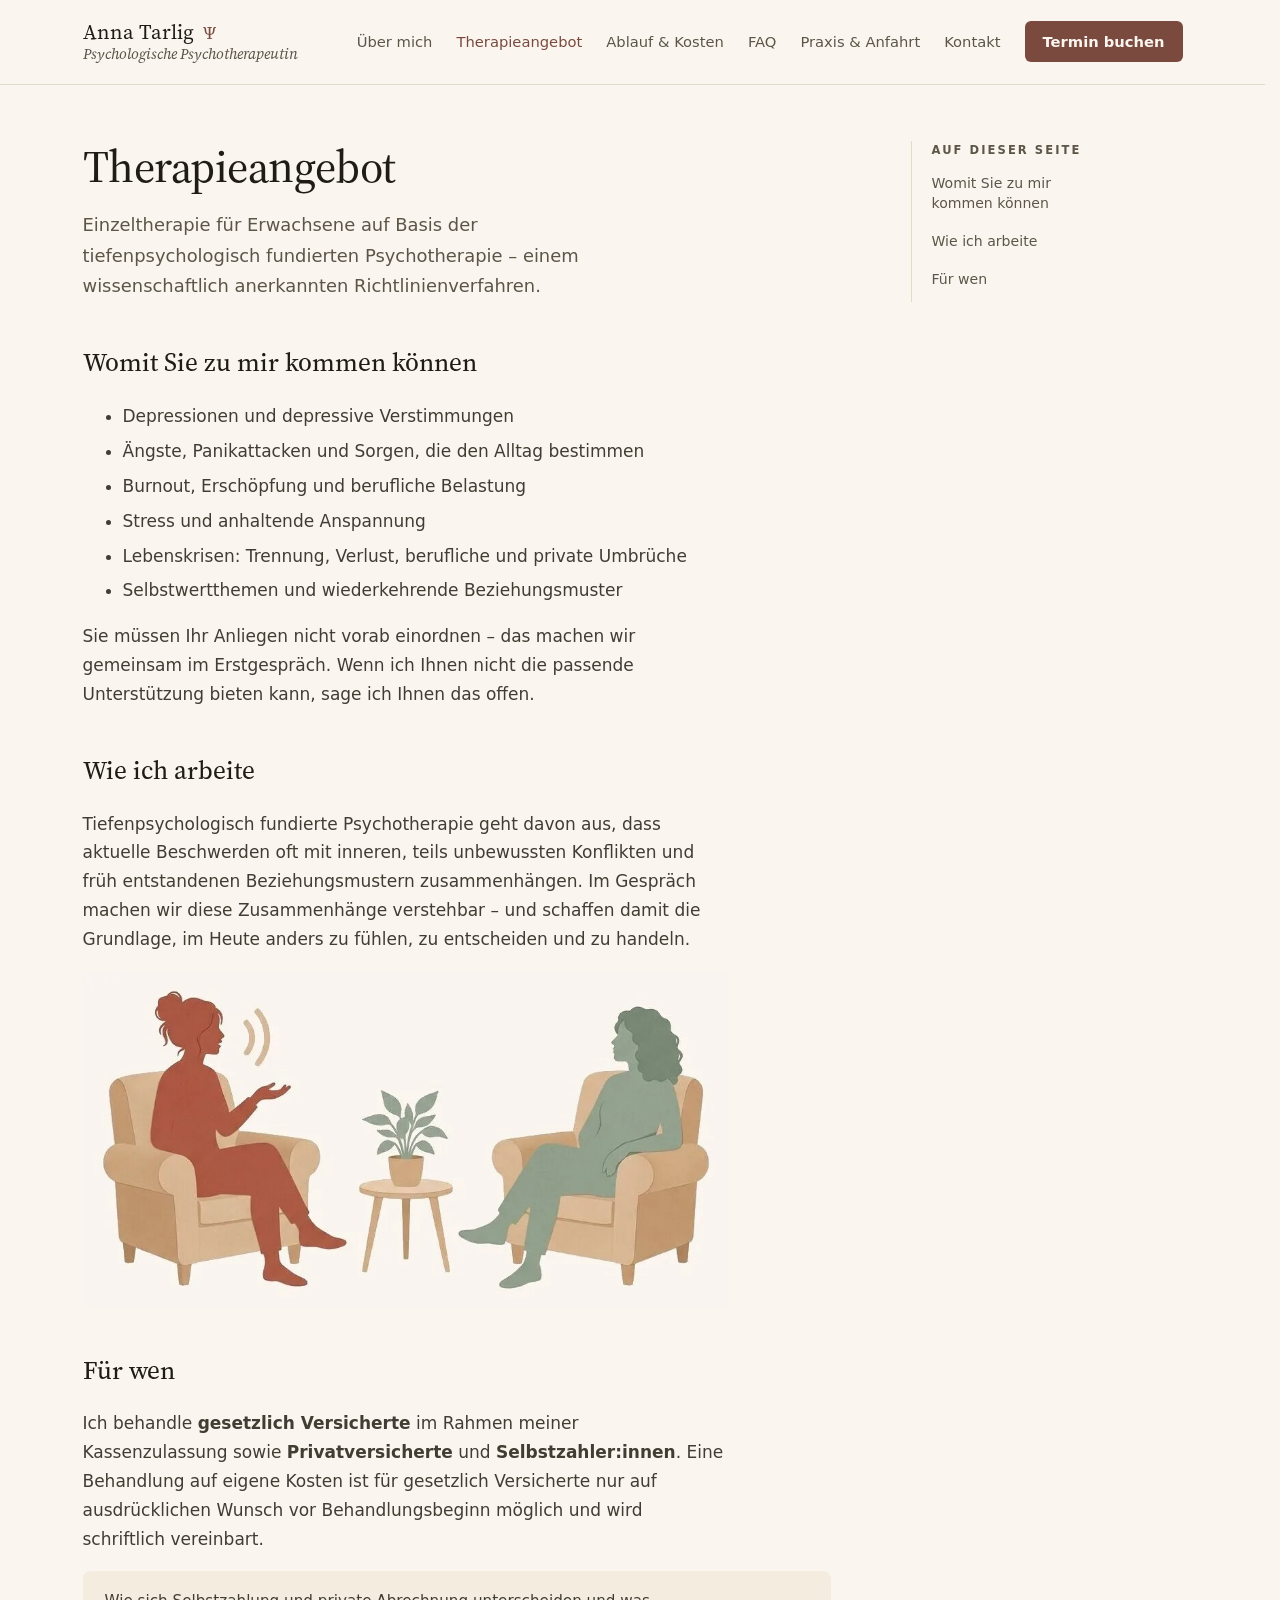
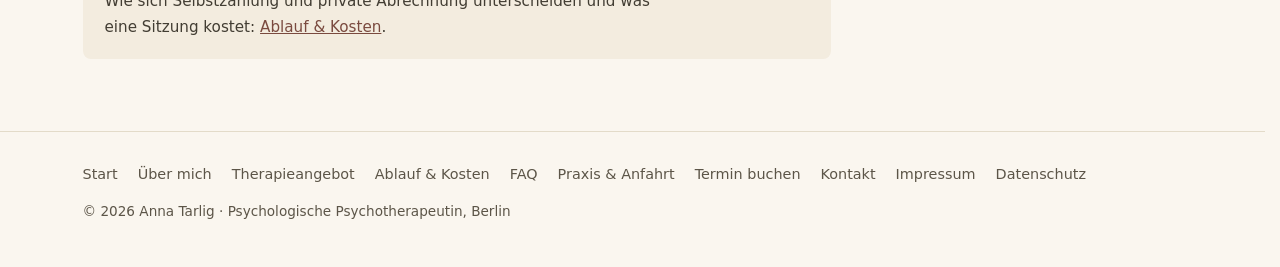
<file: therapieangebot/index.html>
<!DOCTYPE html><html lang="de"> <head><meta charset="utf-8"><meta name="viewport" content="width=device-width, initial-scale=1"><title>Therapieangebot – Anna Tarlig</title><meta name="description" content="Tiefenpsychologisch fundierte Psychotherapie für Erwachsene in Berlin – Einzeltherapie bei Depressionen, Ängsten, Burnout und Lebenskrisen. Für gesetzlich Versicherte, Privatversicherte und Selbstzahler:innen."><link rel="canonical" href="https://annatarlig.de/therapieangebot"><link rel="icon" href="/favicon.ico" sizes="32x32"><link rel="icon" href="/favicon.svg" type="image/svg+xml"><link rel="icon" href="/favicon-96.png" type="image/png" sizes="96x96"><link rel="apple-touch-icon" href="/apple-touch-icon.png"><link rel="preload" href="/fonts/SourceSerif4Variable-Roman.woff2" as="font" type="font/woff2" crossorigin><meta property="og:type" content="website"><meta property="og:title" content="Therapieangebot – Anna Tarlig"><meta property="og:description" content="Tiefenpsychologisch fundierte Psychotherapie für Erwachsene in Berlin – Einzeltherapie bei Depressionen, Ängsten, Burnout und Lebenskrisen. Für gesetzlich Versicherte, Privatversicherte und Selbstzahler:innen."><meta property="og:url" content="https://annatarlig.de/therapieangebot"><meta property="og:locale" content="de_DE"><script defer src="https://api.pirsch.io/pa.js" id="pianjs" data-code="5ZBsIJ00FLK5OmA7HkaPPxYURW7zita1"></script><style>@font-face{font-family:"Source Serif 4";src:url(/fonts/SourceSerif4Variable-Roman.woff2) format("woff2-variations");font-weight:200 900;font-style:normal;font-display:swap}@font-face{font-family:"Source Serif 4";src:url(/fonts/SourceSerif4Variable-Italic.woff2) format("woff2-variations");font-weight:200 900;font-style:italic;font-display:swap}:root{--bg: #faf6ef;--surface: #f3ecdf;--ink: #1f1c16;--body: #423d33;--muted: #5c5548;--line: #e3dbc9;--line-strong: #ded3bc;--accent: #7a4a3f;--accent-dark: #5f382e;--serif: "Source Serif 4", Charter, Georgia, serif;--sans: ui-sans-serif, system-ui, -apple-system, "Segoe UI", sans-serif;--radius: 6px}*{box-sizing:border-box}html,body{overflow-x:clip}html{scrollbar-gutter:stable}body{margin:0;background:var(--bg);color:var(--ink);font-family:var(--sans);font-size:17px;line-height:1.7;-webkit-font-smoothing:antialiased;text-rendering:optimizeLegibility}img,svg{max-width:100%;display:block}a{color:var(--accent)}a:hover{color:var(--accent-dark)}h1,h2,h3{font-family:var(--serif);font-weight:450;text-wrap:balance}.container{width:min(1100px,calc(100vw - 48px));margin-inline:auto}.site-header{position:sticky;top:0;z-index:20;background:#faf6efeb;backdrop-filter:blur(14px);-webkit-backdrop-filter:blur(14px);border-bottom:1px solid var(--line)}.header-inner{display:flex;justify-content:space-between;align-items:center;flex-wrap:wrap;gap:12px 24px;padding:20px 0}.brand{font-family:var(--serif);font-size:1.3rem;color:var(--ink);text-decoration:none;display:inline-block;line-height:1.2}.brand-sub{display:block;color:var(--muted);font-size:.92rem;font-style:italic;margin-top:1px}.brand-psi{color:var(--accent);font-size:1.05rem;margin:0 .35em}@media(hover:hover){.brand:hover .brand-name{text-decoration:underline;text-decoration-thickness:1px;text-underline-offset:4px}}.site-nav{display:flex;flex-wrap:wrap;align-items:center;gap:10px 24px;font-size:.92rem}.site-nav a{color:var(--muted);text-decoration:none}.site-nav a:not(.nav-cta)[aria-current=page]{color:var(--accent)}@media(hover:hover){.site-nav a:not(.nav-cta):hover{color:var(--ink);text-decoration:underline;text-decoration-thickness:1px;text-underline-offset:4px}}.site-nav a.nav-cta{background:var(--accent);color:var(--bg);padding:8px 18px;border-radius:var(--radius);font-weight:600}.site-nav a.nav-cta:hover{background:var(--accent-dark);color:var(--bg)}.nav-toggle-box,.nav-toggle{display:none}@media(max-width:720px){.header-inner{align-items:center;padding:14px 0;gap:8px 16px}.nav-toggle{display:inline-block;font-size:1.1rem;line-height:1.2;color:var(--ink);cursor:pointer;padding:8px 14px;border:1px solid var(--line-strong);border-radius:var(--radius);user-select:none;-webkit-user-select:none}.nav-toggle-box{display:block;position:absolute;opacity:0;pointer-events:none}.nav-toggle-box:focus-visible~.nav-toggle{outline:2px solid var(--accent);outline-offset:2px}.site-nav{display:none;width:100%;flex-direction:column;align-items:flex-start;gap:2px;padding:4px 0 14px;font-size:1.05rem}.site-nav a{padding:9px 0}.site-nav a.nav-cta{margin-top:8px;padding:10px 22px}.nav-toggle-box:checked~.site-nav{display:flex}.steps{grid-template-columns:1fr}}.hero{padding:72px 0 64px}.hero-inner{display:flex;flex-wrap:wrap;align-items:flex-start;gap:48px 72px}.hero-text{flex:1 1 480px;min-width:0}.eyebrow{font-size:.85rem;letter-spacing:.22em;text-transform:uppercase;color:var(--accent);font-weight:600;margin:0 0 26px}.hero h1{font-size:clamp(2.4rem,5.5vw,3.6rem);line-height:1.1;letter-spacing:-.015em;margin:0 0 26px}.hero h1 em{font-style:italic;color:var(--accent)}.lede{font-size:1.15rem;color:var(--muted);max-width:30em;margin:0 0 32px}.hero-note{margin:16px 0 0;font-size:.92rem;color:var(--muted);max-width:32em}.hero-figure{flex:1 1 340px;max-width:420px;margin:0}.hero-figure img,.portrait{width:100%;height:auto;aspect-ratio:4 / 5;object-fit:cover;border-radius:12px}.hero-figure figcaption{padding-top:12px}.hero-portrait-link{position:relative;display:block}.hero-portrait-link:after{content:"Über mich →";position:absolute;right:14px;bottom:14px;background:#faf6efeb;color:var(--accent-dark);font-size:.9rem;font-weight:600;padding:7px 14px;border-radius:var(--radius);opacity:0;transform:translateY(4px);transition:opacity .18s ease,transform .18s ease;pointer-events:none}@media(hover:hover){.hero-portrait-link:hover:after{opacity:1;transform:none}}.btn{display:inline-block;padding:13px 28px;border-radius:var(--radius);font-weight:600;text-decoration:none}.btn-primary{background:var(--accent);color:var(--bg)}.btn-primary:hover{background:var(--accent-dark);color:var(--bg)}.btn-ghost{color:var(--accent);border:1px solid var(--line-strong)}.btn-ghost:hover{border-color:var(--accent);color:var(--accent-dark)}.btn-row{display:flex;flex-wrap:wrap;align-items:center;gap:14px 24px}.link-arrow{color:var(--accent);font-weight:500;text-decoration:none}.link-arrow:hover{text-decoration:underline}.section{border-top:1px solid var(--line);padding:64px 0}.section--surface{background:var(--surface);border-top:none}.section h2{font-size:2.1rem;letter-spacing:-.01em;margin:0 0 24px}.section .eyebrow{margin:0 0 10px}.section-intro{max-width:34em;color:var(--muted);font-size:1.05rem;margin:0 0 32px}.card-grid,.themes{display:grid;grid-template-columns:repeat(auto-fit,minmax(280px,1fr));column-gap:56px;margin-top:12px}@media(min-width:640px){.themes{grid-template-columns:repeat(2,1fr);max-width:880px}}.card,.theme{padding:24px 0;border-top:1px solid var(--line)}.card h3,.theme h3{font-weight:500;font-size:1.2rem;margin:0 0 6px}.card p,.theme p{margin:0;color:var(--muted);font-size:.97rem}.steps{display:grid;grid-template-columns:repeat(auto-fit,minmax(220px,1fr));gap:36px 40px;list-style:none;margin:0;padding:0;counter-reset:step}.steps li:before{counter-increment:step;content:counter(step) ".";display:block;font-family:var(--serif);font-style:italic;color:var(--accent);font-size:1.1rem;margin-bottom:8px}.steps h3{font-weight:500;font-size:1.15rem;margin:0 0 6px}.steps .step-link{color:inherit;text-decoration:underline;text-decoration-color:var(--line-strong);text-underline-offset:.18em}.steps .step-link:hover{color:var(--accent-dark);text-decoration-color:var(--accent-dark)}.steps p{margin:0;color:var(--muted);font-size:.95rem}.faq{max-width:46em}.faq details{border-top:1px solid var(--line-strong)}.faq details:last-child{border-bottom:1px solid var(--line-strong)}.faq summary{font-family:var(--serif);font-weight:500;font-size:1.1rem;padding:18px 0;cursor:pointer;list-style:none}.faq summary::-webkit-details-marker{display:none}.faq summary:hover{color:var(--accent)}.faq details p{margin:0;padding:0 0 20px;color:var(--muted);font-size:.97rem;max-width:38em}.page{padding:56px 0 72px}.page-narrow{max-width:44em}.page h1{font-size:clamp(2rem,4.5vw,2.8rem);line-height:1.15;letter-spacing:-.01em;margin:0 0 18px}.page .lede{font-size:1.12rem}.prose h2{font-size:1.6rem;margin:40px 0 14px}.prose h3{font-weight:500;font-size:1.2rem;margin:28px 0 10px}.prose p,.prose ul,.prose ol{color:var(--body);max-width:38em}.prose li{margin-bottom:6px}.note{background:var(--surface);border-radius:8px;padding:18px 22px;font-size:.95rem}.prose .steps{gap:32px 40px;margin:8px 0 12px}.prose .steps li:before{font-size:1.35rem;margin:0 0 4px}.prose .steps h3{margin:0 0 6px}.prose .steps p{margin:0}.media-row{display:grid;grid-template-columns:repeat(auto-fit,minmax(280px,1fr));gap:20px;margin:32px 0 36px}.media-row img{width:100%;height:450px;object-fit:cover;border-radius:12px}.map-tile{display:block;text-decoration:none}.map-credit{display:block;margin-top:6px;font-size:.78rem;color:var(--muted)}.media-split{display:flex;flex-wrap:wrap;align-items:center;gap:40px 72px}.media-split>div{flex:1 1 420px;min-width:0}.media-photo{flex:1 1 300px;width:100%;max-width:420px;height:auto;border-radius:12px;object-fit:cover}html{scroll-behavior:smooth}.prose h2[id],.prose h3[id]{scroll-margin-top:104px}.page-grid{display:grid;grid-template-columns:minmax(0,44em) 200px;gap:24px 80px;align-items:start}.page-grid>*{min-width:0}.toc{position:sticky;top:110px;border-left:1px solid var(--line);padding-left:20px}.toc-title{font-size:.72rem;letter-spacing:.18em;text-transform:uppercase;color:var(--muted);font-weight:600;margin:0 0 14px}.toc ul{list-style:none;margin:0;padding:0}.toc li{margin:0 0 9px}.toc li.toc-sub{padding-left:14px}.toc a{color:var(--muted);text-decoration:none;font-size:.88rem;line-height:1.4;display:inline-block}.toc a:hover{color:var(--ink)}.toc a.active{color:var(--accent);font-weight:600}@media(max-width:1080px){.toc{display:none}.page-grid{grid-template-columns:1fr}}.contact-grid{display:grid;grid-template-columns:repeat(auto-fit,minmax(260px,1fr));column-gap:56px}.contact-card{padding:24px 0;border-top:1px solid var(--line)}.contact-card h3{font-weight:500;font-size:1.2rem;margin:0 0 6px}.contact-card p{margin:0;color:var(--muted);font-size:.97rem}.footer{border-top:1px solid var(--line)}.footer-inner{padding:30px 0 44px;display:flex;flex-direction:column;gap:14px;color:var(--muted);font-size:.9rem}.footer-copy{font-size:.85rem}.footer-links{display:flex;flex-wrap:wrap;gap:8px 20px}.footer a{color:var(--muted);text-decoration:none}.footer a:hover{color:var(--ink)}@media(max-width:640px){.hero{padding:48px 0 40px}.section{padding:48px 0}.page{padding:40px 0 56px}}.tel-text,.tel-link{white-space:nowrap}.tel-link{display:none}@media(hover:none)and (pointer:coarse){.tel-text{display:none}.tel-link{display:inline;color:inherit;text-decoration:none}}.absence-notice--global[data-astro-cid-ppdunkzr]{background:var(--surface);border-bottom:1px solid var(--line-strong);color:var(--body)}.absence-notice--global[data-astro-cid-ppdunkzr] .absence-notice__inner[data-astro-cid-ppdunkzr]{padding-block:11px}.absence-notice--global[data-astro-cid-ppdunkzr] p[data-astro-cid-ppdunkzr]{margin:0;font-size:.93rem;line-height:1.55}.absence-notice--global[data-astro-cid-ppdunkzr] strong[data-astro-cid-ppdunkzr]{color:var(--ink);font-family:var(--serif);font-size:1rem;font-weight:600}.absence-notice--global[data-astro-cid-ppdunkzr] a[data-astro-cid-ppdunkzr]{font-weight:600}.absence-notice--booking[data-astro-cid-ppdunkzr]{margin:8px 0 30px;padding:18px 22px;background:var(--surface);border:1px solid var(--line-strong);border-left:4px solid var(--accent);border-radius:8px}.absence-notice--booking[data-astro-cid-ppdunkzr] h2[data-astro-cid-ppdunkzr]{margin:0 0 6px;color:var(--accent-dark);font-size:1.25rem;font-weight:550}.absence-notice--booking[data-astro-cid-ppdunkzr] p[data-astro-cid-ppdunkzr]{margin:0;color:var(--body);font-size:.97rem;line-height:1.6}@media(max-width:640px){.absence-notice--global[data-astro-cid-ppdunkzr] .absence-notice__inner[data-astro-cid-ppdunkzr]{padding-block:10px}.absence-notice--booking[data-astro-cid-ppdunkzr]{margin-bottom:24px;padding:16px 18px}}#cc-main{background:transparent;color:var(--cc-primary-color);font-family:var(--cc-font-family);font-size:16px;font-weight:400;-webkit-font-smoothing:antialiased;-moz-osx-font-smoothing:grayscale;line-height:1.15;position:relative;text-rendering:optimizeLegibility;-webkit-text-size-adjust:100%;position:fixed;z-index:var(--cc-z-index)}#cc-main :after,#cc-main :before,#cc-main a,#cc-main button,#cc-main div,#cc-main h2,#cc-main input,#cc-main p,#cc-main span{all:unset;box-sizing:border-box}#cc-main .pm__badge,#cc-main button{all:initial;box-sizing:border-box;color:unset;visibility:unset}#cc-main .pm__badge,#cc-main a,#cc-main button,#cc-main input{-webkit-appearance:none;appearance:none;cursor:pointer;font-family:inherit;font-size:100%;line-height:normal;margin:0;outline:revert;outline-offset:2px;overflow:hidden}#cc-main table,#cc-main tbody,#cc-main td,#cc-main th,#cc-main thead,#cc-main tr{all:revert;color:inherit;font-family:inherit;font-size:inherit;font-weight:inherit}:root{--cc-font-family:-apple-system,BlinkMacSystemFont,"Segoe UI",Roboto,Helvetica,Arial,sans-serif,"Apple Color Emoji","Segoe UI Emoji","Segoe UI Symbol";--cc-modal-border-radius:.5rem;--cc-btn-border-radius:.4rem;--cc-modal-transition-duration:.25s;--cc-link-color:var(--cc-btn-primary-bg);--cc-modal-margin:1rem;--cc-z-index:2147483647;--cc-bg:#fff;--cc-primary-color:#2c2f31;--cc-secondary-color:#5e6266;--cc-btn-primary-bg:#30363c;--cc-btn-primary-color:#fff;--cc-btn-primary-border-color:var(--cc-btn-primary-bg);--cc-btn-primary-hover-bg:#000;--cc-btn-primary-hover-color:#fff;--cc-btn-primary-hover-border-color:var(--cc-btn-primary-hover-bg);--cc-btn-secondary-bg:#eaeff2;--cc-btn-secondary-color:var(--cc-primary-color);--cc-btn-secondary-border-color:var(--cc-btn-secondary-bg);--cc-btn-secondary-hover-bg:#d4dae0;--cc-btn-secondary-hover-color:#000;--cc-btn-secondary-hover-border-color:#d4dae0;--cc-separator-border-color:#f0f4f7;--cc-toggle-on-bg:var(--cc-btn-primary-bg);--cc-toggle-off-bg:#667481;--cc-toggle-on-knob-bg:#fff;--cc-toggle-off-knob-bg:var(--cc-toggle-on-knob-bg);--cc-toggle-enabled-icon-color:var(--cc-bg);--cc-toggle-disabled-icon-color:var(--cc-bg);--cc-toggle-readonly-bg:#d5dee2;--cc-toggle-readonly-knob-bg:#fff;--cc-toggle-readonly-knob-icon-color:var(--cc-toggle-readonly-bg);--cc-section-category-border:var(--cc-cookie-category-block-bg);--cc-cookie-category-block-bg:#f0f4f7;--cc-cookie-category-block-border:#f0f4f7;--cc-cookie-category-block-hover-bg:#e9eff4;--cc-cookie-category-block-hover-border:#e9eff4;--cc-cookie-category-expanded-block-bg:transparent;--cc-cookie-category-expanded-block-hover-bg:#dee4e9;--cc-overlay-bg:rgba(0,0,0,.65);--cc-webkit-scrollbar-bg:var(--cc-section-category-border);--cc-webkit-scrollbar-hover-bg:var(--cc-btn-primary-hover-bg);--cc-footer-bg:var(--cc-btn-secondary-bg);--cc-footer-color:var(--cc-secondary-color);--cc-footer-border-color:#e4eaed;--cc-pm-toggle-border-radius:4em}#cc-main.cc--rtl{direction:rtl}#cc-main .cm__title,#cc-main a,#cc-main b,#cc-main em,#cc-main strong{font-weight:600}#cc-main button>span{pointer-events:none}#cc-main .cc__link,#cc-main a{background-image:linear-gradient(currentColor,currentColor);background-position:0 100%;background-repeat:no-repeat;background-size:0 1px;font-weight:600;position:relative;transition:background-size .25s,color .25s ease}#cc-main .cc__link:hover,#cc-main a:hover{background-size:100% 1px;color:var(--cc-primary-color)}#cc-main .cc__link{color:var(--cc-link-color)}#cc-main .cm__desc,#cc-main .pm__body{overscroll-behavior:auto contain;scrollbar-width:thin}@media screen and (min-width:640px){#cc-main ::-webkit-scrollbar,#cc-main ::-webkit-scrollbar-thumb,#cc-main ::-webkit-scrollbar-track{all:revert}#cc-main ::-webkit-scrollbar-thumb{-webkit-background-clip:padding-box;background-clip:padding-box;background:var(--cc-toggle-readonly-bg);border:.25rem solid var(--cc-bg);border-radius:1rem}#cc-main ::-webkit-scrollbar-thumb:hover{background:var(--cc-toggle-off-bg)}#cc-main ::-webkit-scrollbar{background:transparent;width:12px}}html.disable--interaction.show--consent,html.disable--interaction.show--consent body{height:auto!important;overflow:hidden!important}@media(prefers-reduced-motion){#cc-main{--cc-modal-transition-duration:0s}}.cc--darkmode{--cc-bg:#161a1c;--cc-primary-color:#ebf3f6;--cc-secondary-color:#aebbc5;--cc-btn-primary-bg:#c2d0e0;--cc-btn-primary-color:var(--cc-bg);--cc-btn-primary-border-color:var(--cc-btn-primary-bg);--cc-btn-primary-hover-bg:#98a7b6;--cc-btn-primary-hover-color:#000;--cc-btn-primary-hover-border-color:var(--cc-btn-primary-hover-bg);--cc-btn-secondary-bg:#242c31;--cc-btn-secondary-color:var(--cc-primary-color);--cc-btn-secondary-border-color:var(--cc-btn-secondary-bg);--cc-btn-secondary-hover-bg:#353d43;--cc-btn-secondary-hover-color:#fff;--cc-btn-secondary-hover-border-color:var(--cc-btn-secondary-hover-bg);--cc-separator-border-color:#222a30;--cc-toggle-on-bg:var(--cc-btn-primary-bg);--cc-toggle-off-bg:#525f6b;--cc-toggle-on-knob-bg:var(--cc-btn-primary-color);--cc-toggle-off-knob-bg:var(--cc-btn-primary-color);--cc-toggle-enabled-icon-color:var(--cc-btn-primary-color);--cc-toggle-disabled-icon-color:var(--cc-btn-primary-color);--cc-toggle-readonly-bg:#343e45;--cc-toggle-readonly-knob-bg:#5f6b72;--cc-toggle-readonly-knob-icon-color:var(--cc-toggle-readonly-bg);--cc-section-category-border:#1e2428;--cc-cookie-category-block-bg:#1e2428;--cc-cookie-category-block-border:var(--cc-section-category-border);--cc-cookie-category-block-hover-bg:#242c31;--cc-cookie-category-block-hover-border:#232a2f;--cc-cookie-category-expanded-block-bg:transparent;--cc-cookie-category-expanded-block-hover-bg:var(--cc-toggle-readonly-bg);--cc-overlay-bg:rgba(0,0,0,.65);--cc-webkit-scrollbar-bg:var(--cc-section-category-border);--cc-webkit-scrollbar-hover-bg:var(--cc-btn-primary-hover-bg);--cc-footer-bg:#0c0e0f;--cc-footer-color:var(--cc-secondary-color);--cc-footer-border-color:#060809}.cc--darkmode #cc-main{color-scheme:dark}#cc-main .cm{background:var(--cc-bg);border-radius:var(--cc-modal-border-radius);box-shadow:0 .625em 1.875em #0000024d;display:flex;flex-direction:column;max-width:24rem;opacity:0;overflow:hidden;position:fixed;transform:translateY(1.6em);visibility:hidden;z-index:1}#cc-main .cm--top{top:var(--cc-modal-margin)}#cc-main .cm--middle{top:50%;transform:translateY(calc(-50% + 1.6em))}#cc-main .cm--bottom{bottom:var(--cc-modal-margin)}#cc-main .cm--center{left:var(--cc-modal-margin);margin:0 auto;right:var(--cc-modal-margin);width:unset}#cc-main .cm--left{left:var(--cc-modal-margin);margin-right:var(--cc-modal-margin)}#cc-main .cm--right{margin-left:var(--cc-modal-margin);right:var(--cc-modal-margin)}#cc-main .cm__body{display:flex;flex-direction:column;justify-content:space-between;position:relative}#cc-main .cm__btns,#cc-main .cm__links{padding:1rem 1.3rem;width:unset}#cc-main .cm__texts{display:flex;flex:1;flex-direction:column;justify-content:center;padding:1rem 0 0}#cc-main .cm__desc,#cc-main .cm__title{padding:0 1.3rem}#cc-main .cm__title{font-size:1.05em}#cc-main .cm__title+.cm__desc{margin-top:1.1em}#cc-main .cm__desc{color:var(--cc-secondary-color);font-size:.9em;line-height:1.5;max-height:40vh;overflow-x:visible;overflow-y:auto;padding-bottom:1em}#cc-main .cm__btns{border-top:1px solid var(--cc-separator-border-color);display:flex;flex-direction:column;justify-content:center}#cc-main .cm__btn-group{display:grid;grid-auto-columns:minmax(0,1fr)}#cc-main .cm__btn+.cm__btn,#cc-main .cm__btn-group+.cm__btn-group{margin-top:.375rem}#cc-main .cm--flip .cm__btn+.cm__btn,#cc-main .cm--flip .cm__btn-group+.cm__btn-group{margin-bottom:.375rem;margin-top:0}#cc-main .cm--inline .cm__btn+.cm__btn{margin-left:.375rem;margin-top:0}#cc-main .cm--inline.cm--flip .cm__btn+.cm__btn{margin-bottom:0;margin-left:0;margin-right:.375rem}#cc-main .cm--inline.cm--flip .cm__btn-group+.cm__btn-group{margin-bottom:.375rem;margin-right:0}#cc-main .cm--wide .cm__btn+.cm__btn,#cc-main .cm--wide .cm__btn-group+.cm__btn-group{margin-left:.375rem;margin-top:0}#cc-main .cm--wide.cm--flip .cm__btn+.cm__btn,#cc-main .cm--wide.cm--flip .cm__btn-group+.cm__btn-group{margin-bottom:0;margin-right:.375rem}#cc-main .cm--bar:not(.cm--inline) .cm__btn-group--uneven,#cc-main .cm--wide .cm__btn-group--uneven{display:flex;flex:1;justify-content:space-between}#cc-main .cm--bar:not(.cm--inline).cm--flip .cm__btn-group--uneven,#cc-main .cm--wide.cm--flip .cm__btn-group--uneven{flex-direction:row-reverse}#cc-main .cm__btn{background:var(--cc-btn-primary-bg);border:1px solid var(--cc-btn-primary-border-color);border-radius:var(--cc-btn-border-radius);color:var(--cc-btn-primary-color);font-size:.82em;font-weight:600;min-height:42px;padding:.5em 1em;text-align:center}#cc-main .cm__btn:hover{background:var(--cc-btn-primary-hover-bg);border-color:var(--cc-btn-primary-hover-border-color);color:var(--cc-btn-primary-hover-color)}#cc-main .cm__btn--secondary{background:var(--cc-btn-secondary-bg);border-color:var(--cc-btn-secondary-border-color);color:var(--cc-btn-secondary-color)}#cc-main .cm__btn--secondary:hover{background:var(--cc-btn-secondary-hover-bg);border-color:var(--cc-btn-secondary-hover-border-color);color:var(--cc-btn-secondary-hover-color)}#cc-main .cm__btn--close{border-radius:0;border-bottom-left-radius:var(--cc-btn-border-radius);border-right:none;border-top:none;display:none;font-size:1em;height:42px;min-width:auto!important;overflow:hidden;padding:0!important;position:absolute;right:0;top:0;width:42px}#cc-main .cm__btn--close svg{stroke:var(--cc-btn-primary-color);transform:scale(.5);transition:stroke .15s ease}#cc-main .cm__btn--close:hover svg{stroke:var(--cc-btn-primary-hover-color)}#cc-main .cm__btn--close.cm__btn--secondary svg{stroke:var(--cc-btn-secondary-color)}#cc-main .cm__btn--close.cm__btn--secondary:hover svg{stroke:var(--cc-btn-secondary-hover-color)}#cc-main .cm__btn--close+.cm__texts .cm__title{padding-right:3rem}#cc-main .cm--inline .cm__btn-group{grid-auto-flow:column}#cc-main .cm__footer{background:var(--cc-footer-bg);border-top:1px solid var(--cc-footer-border-color);color:var(--cc-footer-color);padding:.4em 0 .5em}#cc-main .cm__links{display:flex;flex-direction:row;padding-bottom:0;padding-top:0}#cc-main .cm__link-group{display:flex;flex-direction:row;font-size:.8em;width:100%}#cc-main .cm__link-group>*+*{margin-left:1.3rem}#cc-main .cm--flip .cm__btn:last-child{grid-row:1}#cc-main .cm--inline.cm--flip .cm__btn:last-child{grid-column:1}#cc-main .cm--box .cm__btn--close{display:block}#cc-main .cm--box.cm--flip .cm__btns{flex-direction:column-reverse}#cc-main .cm--box.cm--wide{max-width:36em}#cc-main .cm--box.cm--wide .cm__btns{flex-direction:row;justify-content:space-between}#cc-main .cm--box.cm--wide .cm__btn-group{grid-auto-flow:column}#cc-main .cm--box.cm--wide .cm__btn{min-width:120px;padding-left:1.8em;padding-right:1.8em}#cc-main .cm--box.cm--wide.cm--flip .cm__btns{flex-direction:row-reverse}#cc-main .cm--box.cm--wide.cm--flip .cm__btn:last-child{grid-column:1}#cc-main .cm--cloud{max-width:54em;width:unset}#cc-main .cm--cloud .cm__body{flex-direction:row}#cc-main .cm--cloud .cm__texts{flex:1}#cc-main .cm--cloud .cm__desc{max-height:9.4em}#cc-main .cm--cloud .cm__btns{border-left:1px solid var(--cc-separator-border-color);border-top:none;max-width:23em}#cc-main .cm--cloud .cm__btn-group{flex-direction:column}#cc-main .cm--cloud .cm__btn{min-width:19em}#cc-main .cm--cloud.cm--flip .cm__btn-group,#cc-main .cm--cloud.cm--flip .cm__btns{flex-direction:column-reverse}#cc-main .cm--cloud.cm--inline .cm__btn-group{flex-direction:row}#cc-main .cm--cloud.cm--inline .cm__btn{min-width:10em}#cc-main .cm--cloud.cm--inline.cm--flip .cm__btn-group{flex-direction:row-reverse}#cc-main .cm--bar{border-radius:0;left:0;margin:0;max-width:unset;opacity:1;right:0;transform:translateY(0);width:100vw;--cc-modal-transition-duration:.35s}#cc-main .cm--bar.cm--top{top:0;transform:translateY(-100%)}#cc-main .cm--bar.cm--bottom{bottom:0;transform:translateY(100%)}#cc-main .cm--bar .cm__body,#cc-main .cm--bar .cm__links{margin:0 auto;max-width:55em;width:100%}#cc-main .cm--bar .cm__body{padding:.5em 0 .9em}#cc-main .cm--bar .cm__btns{border-top:none;flex-direction:row;justify-content:space-between}#cc-main .cm--bar .cm__btn-group{grid-auto-flow:column}#cc-main .cm--bar:not(.cm--inline) .cm__btn+.cm__btn,#cc-main .cm--bar:not(.cm--inline) .cm__btn-group+.cm__btn-group{margin-left:.375rem;margin-top:0}#cc-main .cm--bar .cm__btn{min-width:120px;padding-left:2em;padding-right:2em}#cc-main .cm--bar.cm--flip:not(.cm--inline) .cm__btn+.cm__btn,#cc-main .cm--bar.cm--flip:not(.cm--inline) .cm__btn-group+.cm__btn-group{margin-bottom:0;margin-left:0;margin-right:.375rem}#cc-main .cm--bar.cm--flip .cm__btns{flex-direction:row-reverse}#cc-main .cm--bar.cm--flip .cm__btn:last-child{grid-column:1}#cc-main .cm--bar.cm--inline .cm__body,#cc-main .cm--bar.cm--inline .cm__links{max-width:74em}#cc-main .cm--bar.cm--inline .cm__body{flex-direction:row;padding:0}#cc-main .cm--bar.cm--inline .cm__btns{flex-direction:column;justify-content:center;max-width:23em}#cc-main .cm--bar.cm--inline.cm--flip .cm__btns{flex-direction:column-reverse}#cc-main .cc--anim .cm,#cc-main .cc--anim.cm-wrapper:before{transition:opacity var(--cc-modal-transition-duration) ease,visibility var(--cc-modal-transition-duration) ease,transform var(--cc-modal-transition-duration) ease}#cc-main .cc--anim .cm__btn,#cc-main .cc--anim .cm__close{transition:background-color .15s ease,border-color .15s ease,color .15s ease}.disable--interaction #cc-main .cm-wrapper:before{background:var(--cc-overlay-bg);content:"";inset:0;opacity:0;position:fixed;visibility:hidden;z-index:0}.show--consent #cc-main .cc--anim .cm{opacity:1;transform:translateY(0);visibility:visible!important}.show--consent #cc-main .cc--anim .cm--middle{transform:translateY(-50%)}.show--consent #cc-main .cc--anim .cm--bar{transform:translateY(0)}.show--consent #cc-main .cc--anim.cm-wrapper:before{opacity:1;visibility:visible}#cc-main.cc--rtl .cm__btn--close{border-bottom-left-radius:unset;border-bottom-right-radius:var(--cc-btn-border-radius);left:0;right:unset}#cc-main.cc--rtl .cm__btn--close+.cm__texts .cm__title{padding-left:3rem!important;padding-right:1.3rem}#cc-main.cc--rtl .cm--inline .cm__btn+.cm__btn{margin-left:0;margin-right:.375rem}#cc-main.cc--rtl .cm--inline.cm--flip .cm__btn+.cm__btn{margin-left:.375rem;margin-right:0}#cc-main.cc--rtl .cm:not(.cm--inline).cm--bar .cm__btn+.cm__btn,#cc-main.cc--rtl .cm:not(.cm--inline).cm--bar .cm__btn-group+.cm__btn-group,#cc-main.cc--rtl .cm:not(.cm--inline).cm--wide .cm__btn+.cm__btn,#cc-main.cc--rtl .cm:not(.cm--inline).cm--wide .cm__btn-group+.cm__btn-group{margin-left:0;margin-right:.375rem}#cc-main.cc--rtl .cm:not(.cm--inline).cm--bar.cm--flip .cm__btn+.cm__btn,#cc-main.cc--rtl .cm:not(.cm--inline).cm--wide.cm--flip .cm__btn+.cm__btn{margin-left:.375rem;margin-right:0}#cc-main.cc--rtl .cm__link-group>*+*{margin-left:0;margin-right:1.3rem}@media screen and (max-width:640px){#cc-main{--cc-modal-margin:.5em}#cc-main .cm{max-width:none!important;width:auto!important}#cc-main .cm__body{flex-direction:column!important;padding:0!important}#cc-main .cm__btns,#cc-main .cm__desc,#cc-main .cm__links,#cc-main .cm__title{padding-left:1.1rem!important;padding-right:1.1rem!important}#cc-main .cm__btns{border-left:none!important;border-top:1px solid var(--cc-separator-border-color)!important;flex-direction:column!important;max-width:none!important;min-width:auto!important}#cc-main .cm__btn+.cm__btn,#cc-main .cm__btn-group+.cm__btn-group{margin:.375rem 0 0!important}#cc-main .cm--flip .cm__btn+.cm__btn,#cc-main .cm--flip .cm__btn-group+.cm__btn-group{margin-bottom:.375rem!important;margin-top:0!important}#cc-main .cm__btn-group{display:flex!important;flex-direction:column!important;min-width:auto!important}#cc-main .cm__btn{flex:auto!important}#cc-main .cm__link-group{justify-content:center!important}#cc-main .cm--flip .cm__btn-group,#cc-main .cm--flip .cm__btns{flex-direction:column-reverse!important}}#cc-main .pm-wrapper{position:relative;z-index:2}#cc-main .pm{background:var(--cc-bg);border-radius:var(--cc-modal-border-radius);box-shadow:0 .625em 1.875em #0000024d;display:flex;flex-direction:column;opacity:0;overflow:hidden;position:fixed;visibility:hidden;width:100%;width:unset;z-index:1}#cc-main svg{fill:none;width:100%}#cc-main .pm__body,#cc-main .pm__footer,#cc-main .pm__header{padding:1em 1.4em}#cc-main .pm__header{align-items:center;border-bottom:1px solid var(--cc-separator-border-color);display:flex;justify-content:space-between}#cc-main .pm__title{align-items:center;display:flex;flex:1;font-weight:600;margin-right:2em}#cc-main .pm__close-btn{background:var(--cc-btn-secondary-bg);border:1px solid var(--cc-btn-secondary-border-color);border-radius:var(--cc-btn-border-radius);height:40px;position:relative;transition:all .15s ease;width:40px}#cc-main .pm__close-btn span{display:flex;height:100%;width:100%}#cc-main .pm__close-btn svg{stroke:var(--cc-btn-secondary-color);transform:scale(.5);transition:stroke .15s ease}#cc-main .pm__close-btn:hover{background:var(--cc-btn-secondary-hover-bg);border-color:var(--cc-btn-secondary-hover-border-color)}#cc-main .pm__close-btn:hover svg{stroke:var(--cc-btn-secondary-hover-color)}#cc-main .pm__body{flex:1;overflow-y:auto;overflow-y:overlay}#cc-main .pm__section,#cc-main .pm__section--toggle{border-radius:var(--cc-btn-border-radius);display:flex;flex-direction:column;margin-bottom:.5em}#cc-main .pm__section--toggle .pm__section-desc-wrapper{border:1px solid var(--cc-cookie-category-block-border);border-radius:var(--cc-btn-border-radius);border-top:none;border-top-left-radius:0;border-top-right-radius:0;display:none;margin-top:0!important;overflow:hidden}#cc-main .pm__section{border:1px solid var(--cc-separator-border-color);padding:1em;transition:background-color .25s ease,border-color .25s ease}#cc-main .pm__section:first-child{border:none;margin-bottom:2em;margin-top:0;padding:0;transition:none}#cc-main .pm__section:not(:first-child):hover{background:var(--cc-cookie-category-block-bg);border-color:var(--cc-cookie-category-block-border)}#cc-main .pm__section-toggles+.pm__section{margin-top:2em}#cc-main .pm__section--toggle{background:var(--cc-cookie-category-block-bg);border-top:none;margin-bottom:.375rem}#cc-main .pm__section--toggle .pm__section-title{align-items:center;background:var(--cc-cookie-category-block-bg);border:1px solid var(--cc-cookie-category-block-border);display:flex;justify-content:space-between;min-height:58px;padding:1.1em 5.4em 1.1em 1.2em;position:relative;transition:background-color .25s ease,border-color .25s ease;width:100%}#cc-main .pm__section--toggle .pm__section-title:hover{background:var(--cc-cookie-category-block-hover-bg);border-color:var(--cc-cookie-category-block-hover-border)}#cc-main .pm__section--toggle .pm__section-desc{margin-top:0;padding:1em}#cc-main .pm__section--toggle.is-expanded{--cc-cookie-category-block-bg:var(--cc-cookie-category-expanded-block-bg);--cc-cookie-category-block-border:var(--cc-cookie-category-expanded-block-hover-bg)}#cc-main .pm__section--toggle.is-expanded .pm__section-title{border-bottom-left-radius:0;border-bottom-right-radius:0}#cc-main .pm__section--toggle.is-expanded .pm__section-arrow svg{transform:scale(.5) rotate(180deg)}#cc-main .pm__section--toggle.is-expanded .pm__section-desc-wrapper{display:flex}#cc-main .pm__section--expandable .pm__section-title{cursor:pointer;padding-left:3.4em}#cc-main .pm__section--expandable .pm__section-arrow{background:var(--cc-toggle-readonly-bg);border-radius:100%;display:flex;height:20px;justify-content:center;left:18px;pointer-events:none;position:absolute;width:20px}#cc-main .pm__section--expandable .pm__section-arrow svg{stroke:var(--cc-btn-secondary-color);transform:scale(.5)}#cc-main .pm__section-title-wrapper{align-items:center;display:flex;position:relative}#cc-main .pm__section-title-wrapper+.pm__section-desc-wrapper{margin-top:.85em}#cc-main .pm__section-title{border-radius:var(--cc-btn-border-radius);font-size:.95em;font-weight:600}#cc-main .pm__badge{align-items:center;background:var(--cc-btn-secondary-bg);border-radius:5em;color:var(--cc-secondary-color);display:flex;flex:none;font-size:.8em;font-weight:600;height:23px;justify-content:center;margin-left:1em;min-width:23px;overflow:hidden;padding:0 .6em 1px;position:relative;text-align:center;white-space:nowrap;width:auto}#cc-main .pm__service-counter{background:var(--cc-btn-primary-bg);color:var(--cc-btn-primary-color);padding:0;width:23px}#cc-main .pm__service-counter[data-counterlabel]{padding:0 .6em 1px;width:auto}#cc-main .section__toggle,#cc-main .section__toggle-wrapper,#cc-main .toggle__icon,#cc-main .toggle__label{border-radius:var(--cc-pm-toggle-border-radius);height:23px;transform:translateZ(0);width:50px}#cc-main .section__toggle-wrapper{cursor:pointer;position:absolute;right:18px;z-index:1}#cc-main .toggle-service{height:19px;position:relative;right:0;width:42px}#cc-main .toggle-service .section__toggle,#cc-main .toggle-service .toggle__icon,#cc-main .toggle-service .toggle__label{height:19px;width:42px}#cc-main .toggle-service .toggle__icon{position:relative}#cc-main .toggle-service .toggle__icon-circle{height:19px;width:19px}#cc-main .toggle-service .section__toggle:checked~.toggle__icon .toggle__icon-circle{transform:translate(23px)}#cc-main .pm__section--toggle:nth-child(2) .section__toggle-wrapper:after{display:none!important}#cc-main .section__toggle{border:0;cursor:pointer;display:block;left:0;margin:0;position:absolute;top:0}#cc-main .section__toggle:disabled{cursor:not-allowed}#cc-main .toggle__icon{background:var(--cc-toggle-off-bg);box-shadow:0 0 0 1px var(--cc-toggle-off-bg);display:flex;flex-direction:row;pointer-events:none;position:absolute;transition:all .25s ease}#cc-main .toggle__icon-circle{background:var(--cc-toggle-off-knob-bg);border:none;border-radius:var(--cc-pm-toggle-border-radius);box-shadow:0 1px 2px #1820035c;display:block;height:23px;left:0;position:absolute;top:0;transition:transform .25s ease,background-color .25s ease;width:23px}#cc-main .toggle__icon-off,#cc-main .toggle__icon-on{height:100%;position:absolute;transition:opacity .15s ease;width:100%}#cc-main .toggle__icon-on{opacity:0;transform:rotate(45deg)}#cc-main .toggle__icon-on svg{stroke:var(--cc-toggle-on-bg);transform:scale(.55) rotate(-45deg)}#cc-main .toggle__icon-off{opacity:1}#cc-main .toggle__icon-off svg{stroke:var(--cc-toggle-off-bg);transform:scale(.55)}#cc-main .section__toggle:checked~.toggle__icon{background:var(--cc-toggle-on-bg);box-shadow:0 0 0 1px var(--cc-toggle-on-bg)}#cc-main .section__toggle:checked~.toggle__icon .toggle__icon-circle{background-color:var(--cc-toggle-on-knob-bg);transform:translate(27px)}#cc-main .section__toggle:checked~.toggle__icon .toggle__icon-on{opacity:1}#cc-main .section__toggle:checked~.toggle__icon .toggle__icon-off{opacity:0}#cc-main .section__toggle:checked:disabled~.toggle__icon{background:var(--cc-toggle-readonly-bg);box-shadow:0 0 0 1px var(--cc-toggle-readonly-bg)}#cc-main .section__toggle:checked:disabled~.toggle__icon .toggle__icon-circle{background:var(--cc-toggle-readonly-knob-bg);box-shadow:none}#cc-main .section__toggle:checked:disabled~.toggle__icon svg{stroke:var(--cc-toggle-readonly-knob-icon-color)}#cc-main .toggle__label{opacity:0;overflow:hidden;pointer-events:none;position:absolute;top:0;z-index:-1}#cc-main .pm__section-desc-wrapper{color:var(--cc-secondary-color);display:flex;flex-direction:column;font-size:.9em}#cc-main .pm__section-desc-wrapper>:not(:last-child){border-bottom:1px solid var(--cc-cookie-category-block-border)}#cc-main .pm__section-services{display:flex;flex-direction:column}#cc-main .pm__service{align-items:center;display:flex;justify-content:space-between;padding:.4em 1.2em;position:relative;transition:background-color .15s ease}#cc-main .pm__service:hover{background-color:var(--cc-cookie-category-block-hover-bg)}#cc-main .pm__service-header{align-items:center;display:flex;margin-right:1em;width:100%}#cc-main .pm__service-icon{border:2px solid;border-radius:100%;height:8px;margin-left:6px;margin-right:20px;margin-top:1px;min-width:8px}#cc-main .pm__service-title{font-size:.95em;width:100%;word-break:break-word}#cc-main .pm__section-desc{line-height:1.5em}#cc-main .pm__section-table{border-collapse:collapse;font-size:.9em;margin:0;overflow:hidden;padding:0;text-align:left;width:100%}#cc-main .pm__table-caption{text-align:left}#cc-main .pm__table-caption,#cc-main .pm__table-head>tr{border-bottom:1px dashed var(--cc-separator-border-color);color:var(--cc-primary-color);font-weight:600}#cc-main .pm__table-tr{transition:background-color .15s ease}#cc-main .pm__table-tr:hover{background:var(--cc-cookie-category-block-hover-bg)}#cc-main .pm__table-caption,#cc-main .pm__table-td,#cc-main .pm__table-th{padding:.625em .625em .625em 1.2em;vertical-align:top}#cc-main .pm__footer{border-top:1px solid var(--cc-separator-border-color);display:flex;justify-content:space-between}#cc-main .pm__btn-group{display:flex}#cc-main .pm__btn+.pm__btn,#cc-main .pm__btn-group+.pm__btn-group{margin-left:.375rem}#cc-main .pm--flip .pm__btn+.pm__btn,#cc-main .pm--flip .pm__btn-group+.pm__btn-group{margin-left:0;margin-right:.375rem}#cc-main .pm__btn{background:var(--cc-btn-primary-bg);border:1px solid var(--cc-btn-primary-border-color);border-radius:var(--cc-btn-border-radius);color:var(--cc-btn-primary-color);flex:auto;font-size:.82em;font-weight:600;min-height:42px;min-width:110px;padding:.5em 1.5em;text-align:center;transition:background-color .15s ease,border-color .15s ease,color .15s ease}#cc-main .pm__btn:hover{background:var(--cc-btn-primary-hover-bg);border-color:var(--cc-btn-primary-hover-border-color);color:var(--cc-btn-primary-hover-color)}#cc-main .pm__btn--secondary{background:var(--cc-btn-secondary-bg);border-color:var(--cc-btn-secondary-border-color);color:var(--cc-btn-secondary-color)}#cc-main .pm__btn--secondary:hover{background:var(--cc-btn-secondary-hover-bg);border-color:var(--cc-btn-secondary-hover-border-color);color:var(--cc-btn-secondary-hover-color)}#cc-main .pm--box{height:calc(100% - 2em);left:var(--cc-modal-margin);margin:0 auto;max-height:37.5em;max-width:43em;right:var(--cc-modal-margin);top:50%;transform:translateY(calc(-50% + 1.6em))}#cc-main .pm--box.pm--flip .pm__btn-group,#cc-main .pm--box.pm--flip .pm__footer{flex-direction:row-reverse}#cc-main .pm--bar{border-radius:0;bottom:0;height:100%;margin:0;max-height:none;max-width:29em;opacity:1;top:0;width:100%;--cc-modal-transition-duration:.35s}#cc-main .pm--bar .pm__section-table,#cc-main .pm--bar .pm__table-body,#cc-main .pm--bar .pm__table-td,#cc-main .pm--bar .pm__table-th,#cc-main .pm--bar .pm__table-tr{display:block}#cc-main .pm--bar .pm__table-head{display:none}#cc-main .pm--bar .pm__table-caption{display:block}#cc-main .pm--bar .pm__table-tr:not(:last-child){border-bottom:1px solid var(--cc-separator-border-color)}#cc-main .pm--bar .pm__table-td{display:flex;justify-content:space-between}#cc-main .pm--bar .pm__table-td:before{color:var(--cc-primary-color);content:attr(data-column);flex:1;font-weight:600;min-width:100px;overflow:hidden;padding-right:2em;text-overflow:ellipsis}#cc-main .pm--bar .pm__table-td>div{flex:3}#cc-main .pm--bar:not(.pm--wide) .pm__body,#cc-main .pm--bar:not(.pm--wide) .pm__footer,#cc-main .pm--bar:not(.pm--wide) .pm__header{padding:1em 1.3em}#cc-main .pm--bar:not(.pm--wide) .pm__btn-group,#cc-main .pm--bar:not(.pm--wide) .pm__footer{flex-direction:column}#cc-main .pm--bar:not(.pm--wide) .pm__btn+.pm__btn,#cc-main .pm--bar:not(.pm--wide) .pm__btn-group+.pm__btn-group{margin:.375rem 0 0}#cc-main .pm--bar:not(.pm--wide).pm--flip .pm__btn-group,#cc-main .pm--bar:not(.pm--wide).pm--flip .pm__footer{flex-direction:column-reverse}#cc-main .pm--bar:not(.pm--wide).pm--flip .pm__btn+.pm__btn,#cc-main .pm--bar:not(.pm--wide).pm--flip .pm__btn-group+.pm__btn-group{margin-bottom:.375rem;margin-top:0}#cc-main .pm--bar:not(.pm--wide) .pm__badge{display:none}#cc-main .pm--bar.pm--left{left:0;transform:translate(-100%)}#cc-main .pm--bar.pm--right{right:0;transform:translate(100%)}#cc-main .pm--bar.pm--wide{max-width:35em}#cc-main .pm--bar.pm--wide .pm__body,#cc-main .pm--bar.pm--wide .pm__footer,#cc-main .pm--bar.pm--wide .pm__header{padding:1em 1.4em}#cc-main .pm--bar.pm--wide.pm--flip .pm__btn-group,#cc-main .pm--bar.pm--wide.pm--flip .pm__footer{flex-direction:row-reverse}#cc-main .pm-overlay{background:var(--cc-overlay-bg);content:"";inset:0;opacity:0;position:fixed;visibility:hidden;z-index:1}#cc-main .cc--anim .pm,#cc-main .cc--anim .pm-overlay{transition:opacity var(--cc-modal-transition-duration) ease,visibility var(--cc-modal-transition-duration) ease,transform var(--cc-modal-transition-duration) ease}.show--preferences #cc-main .cc--anim .pm{opacity:1;visibility:visible!important}.show--preferences #cc-main .cc--anim .pm--box{transform:translateY(-50%)}.show--preferences #cc-main .cc--anim .pm--bar{transform:translate(0)}.show--preferences #cc-main .cc--anim .pm-overlay{opacity:1;visibility:visible}#cc-main.cc--rtl .pm__service-header{margin-left:1em;margin-right:0}#cc-main.cc--rtl .pm__section-arrow{left:unset;right:18px}#cc-main.cc--rtl .section__toggle-wrapper{left:18px;right:unset;transform-origin:left}#cc-main.cc--rtl .toggle-service{left:0}#cc-main.cc--rtl .pm__service-icon{margin-left:20px;margin-right:5px}#cc-main.cc--rtl .pm__section--toggle .pm__section-title{padding-left:5.4em;padding-right:1.2em}#cc-main.cc--rtl .pm__section--expandable .pm__section-title{padding-right:3.4em}#cc-main.cc--rtl .pm__badge{margin-left:unset;margin-right:1em}#cc-main.cc--rtl .toggle__icon-circle{transform:translate(27px)}#cc-main.cc--rtl .toggle-service .toggle__icon-circle{transform:translate(23px)}#cc-main.cc--rtl .section__toggle:checked~.toggle__icon .toggle__icon-circle{transform:translate(0)}#cc-main.cc--rtl .pm__table-td,#cc-main.cc--rtl .pm__table-th{padding-left:unset;padding-right:1.2em;text-align:right}#cc-main.cc--rtl .pm__table-td{padding-left:unset;padding-right:1.2em}#cc-main.cc--rtl .pm__table-td:before{padding-left:2em;padding-right:unset}#cc-main.cc--rtl .pm__btn+.pm__btn,#cc-main.cc--rtl .pm__btn-group+.pm__btn-group{margin-left:0;margin-right:.375rem}#cc-main.cc--rtl .pm--flip .pm__btn+.pm__btn,#cc-main.cc--rtl .pm--flip .pm__btn-group+.pm__btn-group{margin-left:.375rem;margin-right:0}#cc-main.cc--rtl .pm--flip.pm--bar:not(.pm--wide) .pm__btn+.pm__btn,#cc-main.cc--rtl .pm--flip.pm--bar:not(.pm--wide) .pm__btn-group+.pm__btn-group{margin-left:0}@media screen and (max-width:640px){#cc-main .pm{border-radius:0;height:auto;inset:0;max-height:100%;max-width:none!important;transform:translateY(1.6em)}#cc-main .pm__body,#cc-main .pm__footer,#cc-main .pm__header{padding:.9em!important}#cc-main .pm__badge{display:none}#cc-main .pm__section-table,#cc-main .pm__table-body,#cc-main .pm__table-caption,#cc-main .pm__table-td,#cc-main .pm__table-th,#cc-main .pm__table-tr{display:block}#cc-main .pm__table-head{display:none}#cc-main .pm__table-tr:not(:last-child){border-bottom:1px solid var(--cc-separator-border-color)}#cc-main .pm__table-td{display:flex;justify-content:space-between}#cc-main .pm__table-td:before{color:var(--cc-primary-color);content:attr(data-column);flex:1;font-weight:600;min-width:100px;overflow:hidden;padding-right:2em;text-overflow:ellipsis}#cc-main .pm__table-td>div{flex:3}#cc-main .pm__btn-group,#cc-main .pm__footer{flex-direction:column!important}#cc-main .pm__btn-group{display:flex!important}#cc-main .pm__btn+.pm__btn,#cc-main .pm__btn-group+.pm__btn-group{margin:.375rem 0 0!important}#cc-main .pm--flip .pm__btn+.pm__btn,#cc-main .pm--flip .pm__btn-group+.pm__btn-group{margin-bottom:.375rem!important;margin-top:0!important}#cc-main .pm--flip .pm__btn-group,#cc-main .pm--flip .pm__footer{flex-direction:column-reverse!important}.show--preferences #cc-main .cc--anim .pm{transform:translateY(0)!important}}#cc-main{--cc-btn-primary-bg: var(--accent, #7a4a3f);--cc-btn-primary-hover-bg: var(--accent-dark, #5f382e);--cc-btn-primary-border-color: var(--accent, #7a4a3f);--cc-btn-primary-hover-border-color: var(--accent-dark, #5f382e);--cc-toggle-on-bg: var(--accent, #7a4a3f);--cc-link-color: var(--accent, #7a4a3f);--cc-font-family: var(--sans)}#cc-main .cm__btn-group:has(.cm__btn+.cm__btn){display:flex;flex-direction:row-reverse;justify-content:space-between;gap:1rem}#cc-main .cm__btn-group:has(.cm__btn+.cm__btn) .cm__btn{flex:0 1 46%}
</style></head> <body> <header class="site-header"> <div class="container header-inner"> <input type="checkbox" id="nav-toggle" class="nav-toggle-box" aria-label="Menü öffnen"> <a class="brand" href="/" aria-label="Anna Tarlig – Startseite"><span class="brand-name">Anna Tarlig</span><span class="brand-psi" aria-hidden="true"> Ψ </span><span class="brand-sub">Psychologische Psychotherapeutin</span></a> <label for="nav-toggle" class="nav-toggle" aria-label="Menü">☰</label> <nav class="site-nav" aria-label="Hauptnavigation"> <a href="/ueber-mich"> Über mich </a><a href="/therapieangebot" aria-current="page"> Therapieangebot </a><a href="/ablauf-und-kosten"> Ablauf &amp; Kosten </a><a href="/faq"> FAQ </a><a href="/anfahrt"> Praxis &amp; Anfahrt </a><a href="/kontakt"> Kontakt </a><a href="/termin" class="nav-cta"> Termin buchen </a> </nav> </div> </header> <aside class="absence-notice absence-notice--global" role="note" aria-labelledby="absence-notice-heading-global" data-absence-notice data-end-date="2026-08-16" data-time-zone="Europe/Berlin" data-astro-cid-ppdunkzr><div class="container absence-notice__inner" data-astro-cid-ppdunkzr><p data-astro-cid-ppdunkzr><strong id="absence-notice-heading-global" data-astro-cid-ppdunkzr>Urlaubshinweis:</strong> Die Praxis ist bis einschließlich 16. August 2026 im Urlaub. Anfragen per E-Mail oder Telefon beantworte ich gern nach meiner Rückkehr. <a href="/buchen" data-astro-cid-ppdunkzr>Online-Termine können Sie weiterhin über Cal.com buchen.</a></p></div></aside> <main>  <div class="container page page-grid"> <div class="page-narrow"> <h1>Therapieangebot</h1> <p class="lede">
Einzeltherapie für Erwachsene auf Basis der tiefenpsychologisch fundierten
        Psychotherapie – einem wissenschaftlich anerkannten Richtlinienverfahren.
</p> <div class="prose"> <h2>Womit Sie zu mir kommen können</h2> <ul> <li>Depressionen und depressive Verstimmungen</li> <li>Ängste, Panikattacken und Sorgen, die den Alltag bestimmen</li> <li>Burnout, Erschöpfung und berufliche Belastung</li> <li>Stress und anhaltende Anspannung</li> <li>Lebenskrisen: Trennung, Verlust, berufliche und private Umbrüche</li> <li>Selbstwertthemen und wiederkehrende Beziehungsmuster</li> </ul> <p>
Sie müssen Ihr Anliegen nicht vorab einordnen – das machen wir gemeinsam im
          Erstgespräch. Wenn ich Ihnen nicht die passende Unterstützung bieten kann,
          sage ich Ihnen das offen.
</p> <h2>Wie ich arbeite</h2> <p>
Tiefenpsychologisch fundierte Psychotherapie geht davon aus, dass aktuelle
          Beschwerden oft mit inneren, teils unbewussten Konflikten und früh
          entstandenen Beziehungsmustern zusammenhängen. Im Gespräch machen wir diese
          Zusammenhänge verstehbar – und schaffen damit die Grundlage, im Heute anders
          zu fühlen, zu entscheiden und zu handeln.
</p> <img src="/_astro/arbeitsweise-dialog.Ds7hOGDp_1XNMP9.webp" alt="Illustration: eine Person erzählt, die Therapeutin hört aufmerksam zu" style="display: block; width: 100%; max-width: 38em; height: auto; border-radius: 12px; margin: 8px 0 16px;" loading="lazy" decoding="async" width="950" height="497"> <h2>Für wen</h2> <p>
Ich behandle <strong>gesetzlich Versicherte</strong> im Rahmen meiner
          Kassenzulassung sowie <strong>Privatversicherte</strong> und
<strong>Selbstzahler:innen</strong>. Eine Behandlung auf eigene Kosten ist
          für gesetzlich Versicherte nur auf ausdrücklichen Wunsch vor
          Behandlungsbeginn möglich und wird schriftlich vereinbart.
</p> <div class="note"> <p style="margin: 0;">
Wie sich Selbstzahlung und private Abrechnung unterscheiden und was eine
            Sitzung kostet: <a href="/ablauf-und-kosten">Ablauf & Kosten</a>.
</p> </div> </div> </div> <aside class="toc" aria-label="Auf dieser Seite" hidden> <p class="toc-title">Auf dieser Seite</p> <nav><ul></ul></nav> </aside> <script type="module">const r=document.querySelector(".toc"),i=r?.querySelector("ul"),n=Array.from(document.querySelectorAll(".prose h2, .prose h3"));if(r&&i&&n.length>=3){const l=e=>e.toLowerCase().replace(/ä/g,"ae").replace(/ö/g,"oe").replace(/ü/g,"ue").replace(/ß/g,"ss").replace(/[^a-z0-9]+/g,"-").replace(/^-+|-+$/g,""),a=new Set,s=new Map;for(const e of n){if(!e.id){let c=l(e.textContent??"abschnitt")||"abschnitt";for(;a.has(c);)c+="-x";e.id=c}a.add(e.id);const t=document.createElement("li");e.tagName==="H3"&&(t.className="toc-sub");const o=document.createElement("a");o.href=`#${e.id}`,o.textContent=e.textContent,t.appendChild(o),i.appendChild(t),s.set(e,o)}r.hidden=!1;const d=new IntersectionObserver(e=>{for(const t of e)t.isIntersecting&&(s.forEach(o=>o.classList.remove("active")),s.get(t.target)?.classList.add("active"))},{rootMargin:"0px 0px -75% 0px"});n.forEach(e=>d.observe(e))}</script> </div>  </main> <footer class="footer"> <div class="container footer-inner"> <nav class="footer-links" aria-label="Seitenübersicht"> <a href="/">Start</a> <a href="/ueber-mich">Über mich</a> <a href="/therapieangebot">Therapieangebot</a> <a href="/ablauf-und-kosten">Ablauf &amp; Kosten</a> <a href="/faq">FAQ</a> <a href="/anfahrt">Praxis &amp; Anfahrt</a> <a href="/termin">Termin buchen</a> <a href="/kontakt">Kontakt</a> <a href="/impressum">Impressum</a> <a href="/datenschutz">Datenschutz</a> </nav> <span class="footer-copy">&copy; 2026 Anna Tarlig · Psychologische Psychotherapeutin, Berlin</span> </div> </footer> <div id="cc-cfg" data-ads-id="AW-18309544416" hidden></div> <script type="module" src="/_astro/CookieConsent.astro_astro_type_script_index_0_lang.CnT59-5z.js"></script> <script>
      (() => {
        const notices = document.querySelectorAll("[data-absence-notice]");

        notices.forEach((notice) => {
          if (!(notice instanceof HTMLElement)) return;

          const endDate = notice.dataset.endDate;
          const timeZone = notice.dataset.timeZone;
          if (!endDate || !timeZone) return;

          try {
            const dateParts = new Intl.DateTimeFormat("en", {
              timeZone,
              year: "numeric",
              month: "2-digit",
              day: "2-digit",
            }).formatToParts(new Date());
            const dateValues = Object.fromEntries(
              dateParts.map(({ type, value }) => [type, value]),
            );
            const currentDate = `${dateValues.year}-${dateValues.month}-${dateValues.day}`;

            if (currentDate > endDate) notice.hidden = true;
          } catch {
            // Bei unerwartet fehlender Zeitzonen-Unterstützung bleibt der Hinweis sichtbar.
          }
        });
      })();
    </script> </body> </html>
</file>
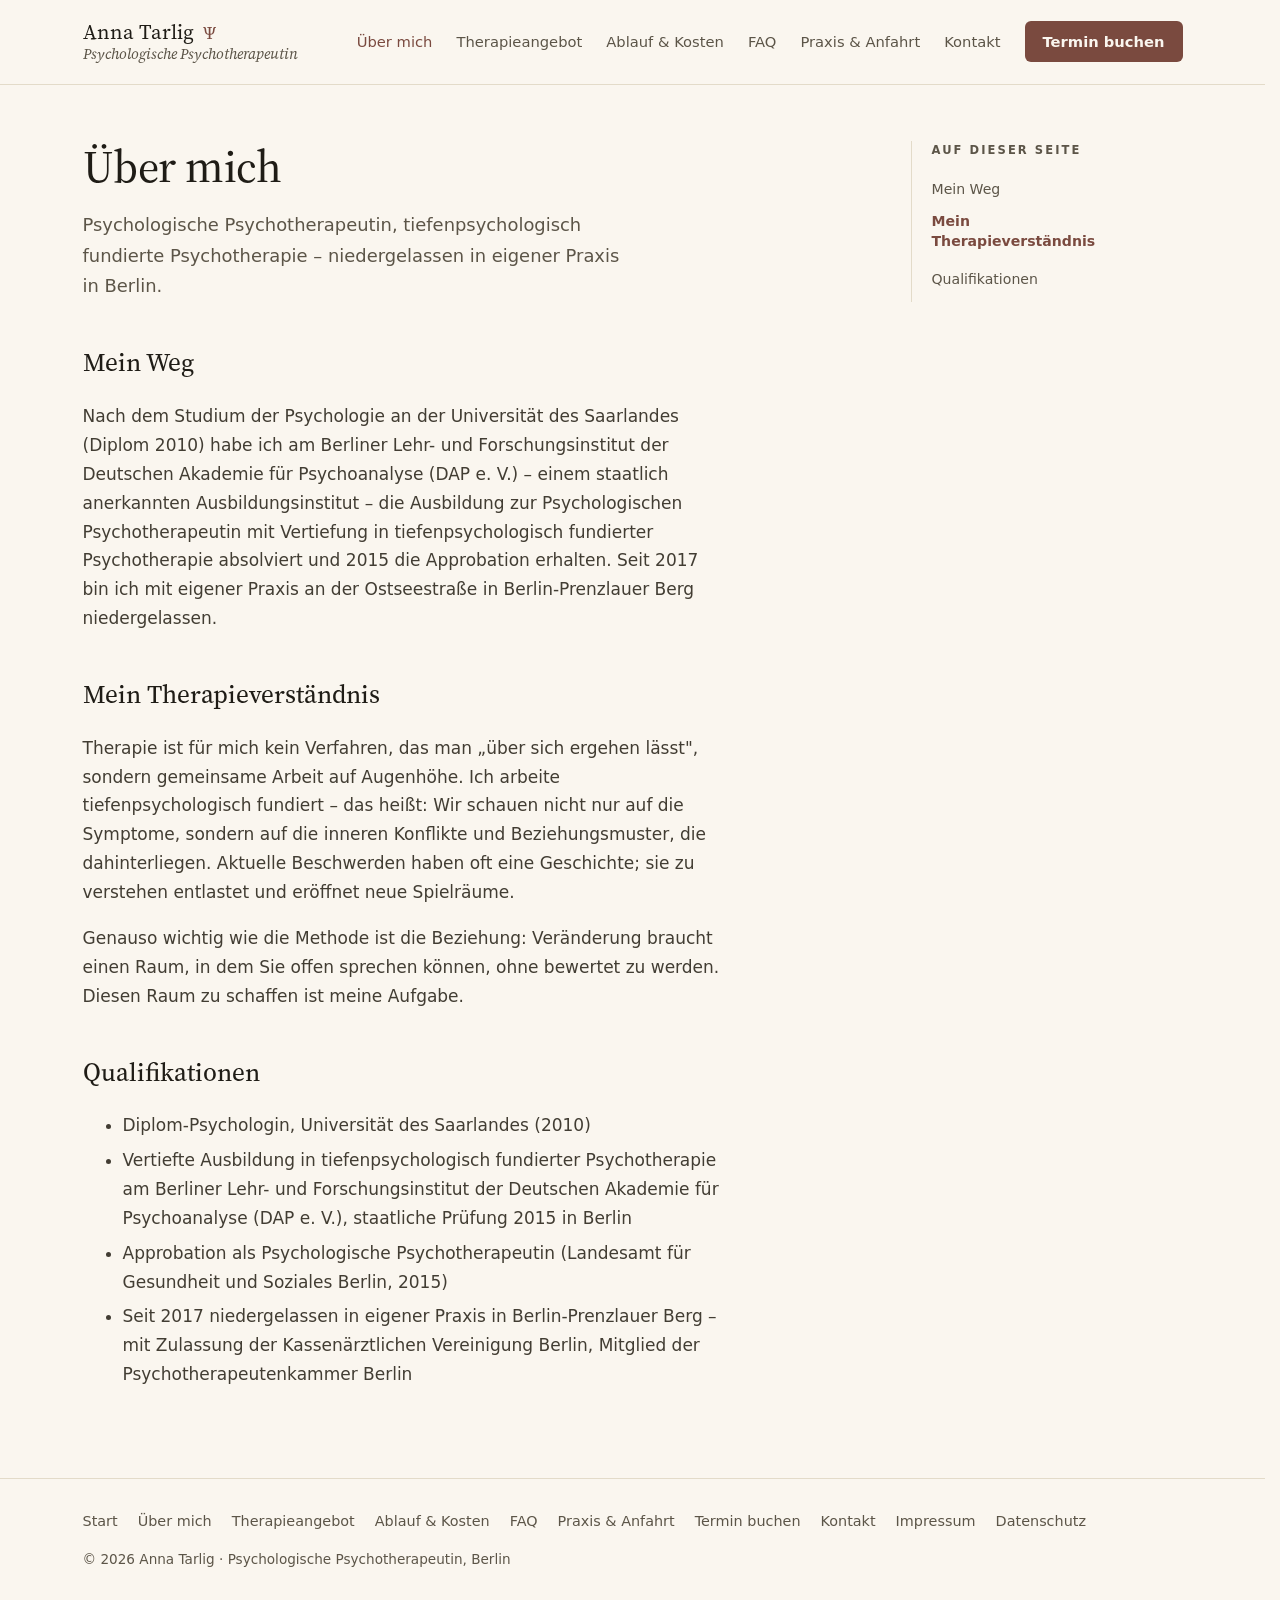
<file: ueber-mich/index.html>
<!DOCTYPE html><html lang="de"> <head><meta charset="utf-8"><meta name="viewport" content="width=device-width, initial-scale=1"><title>Über mich – Anna Tarlig</title><meta name="description" content="Anna Tarlig – Psychologische Psychotherapeutin (tiefenpsychologisch fundierte Psychotherapie) in Berlin. Ausbildung, Werdegang und Therapieverständnis."><link rel="canonical" href="https://annatarlig.de/ueber-mich"><link rel="icon" href="/favicon.ico" sizes="32x32"><link rel="icon" href="/favicon.svg" type="image/svg+xml"><link rel="icon" href="/favicon-96.png" type="image/png" sizes="96x96"><link rel="apple-touch-icon" href="/apple-touch-icon.png"><link rel="preload" href="/fonts/SourceSerif4Variable-Roman.woff2" as="font" type="font/woff2" crossorigin><meta property="og:type" content="website"><meta property="og:title" content="Über mich – Anna Tarlig"><meta property="og:description" content="Anna Tarlig – Psychologische Psychotherapeutin (tiefenpsychologisch fundierte Psychotherapie) in Berlin. Ausbildung, Werdegang und Therapieverständnis."><meta property="og:url" content="https://annatarlig.de/ueber-mich"><meta property="og:locale" content="de_DE"><script defer src="https://api.pirsch.io/pa.js" id="pianjs" data-code="5ZBsIJ00FLK5OmA7HkaPPxYURW7zita1"></script><style>@font-face{font-family:"Source Serif 4";src:url(/fonts/SourceSerif4Variable-Roman.woff2) format("woff2-variations");font-weight:200 900;font-style:normal;font-display:swap}@font-face{font-family:"Source Serif 4";src:url(/fonts/SourceSerif4Variable-Italic.woff2) format("woff2-variations");font-weight:200 900;font-style:italic;font-display:swap}:root{--bg: #faf6ef;--surface: #f3ecdf;--ink: #1f1c16;--body: #423d33;--muted: #5c5548;--line: #e3dbc9;--line-strong: #ded3bc;--accent: #7a4a3f;--accent-dark: #5f382e;--serif: "Source Serif 4", Charter, Georgia, serif;--sans: ui-sans-serif, system-ui, -apple-system, "Segoe UI", sans-serif;--radius: 6px}*{box-sizing:border-box}html,body{overflow-x:clip}html{scrollbar-gutter:stable}body{margin:0;background:var(--bg);color:var(--ink);font-family:var(--sans);font-size:17px;line-height:1.7;-webkit-font-smoothing:antialiased;text-rendering:optimizeLegibility}img,svg{max-width:100%;display:block}a{color:var(--accent)}a:hover{color:var(--accent-dark)}h1,h2,h3{font-family:var(--serif);font-weight:450;text-wrap:balance}.container{width:min(1100px,calc(100vw - 48px));margin-inline:auto}.site-header{position:sticky;top:0;z-index:20;background:#faf6efeb;backdrop-filter:blur(14px);-webkit-backdrop-filter:blur(14px);border-bottom:1px solid var(--line)}.header-inner{display:flex;justify-content:space-between;align-items:center;flex-wrap:wrap;gap:12px 24px;padding:20px 0}.brand{font-family:var(--serif);font-size:1.3rem;color:var(--ink);text-decoration:none;display:inline-block;line-height:1.2}.brand-sub{display:block;color:var(--muted);font-size:.92rem;font-style:italic;margin-top:1px}.brand-psi{color:var(--accent);font-size:1.05rem;margin:0 .35em}@media(hover:hover){.brand:hover .brand-name{text-decoration:underline;text-decoration-thickness:1px;text-underline-offset:4px}}.site-nav{display:flex;flex-wrap:wrap;align-items:center;gap:10px 24px;font-size:.92rem}.site-nav a{color:var(--muted);text-decoration:none}.site-nav a:not(.nav-cta)[aria-current=page]{color:var(--accent)}@media(hover:hover){.site-nav a:not(.nav-cta):hover{color:var(--ink);text-decoration:underline;text-decoration-thickness:1px;text-underline-offset:4px}}.site-nav a.nav-cta{background:var(--accent);color:var(--bg);padding:8px 18px;border-radius:var(--radius);font-weight:600}.site-nav a.nav-cta:hover{background:var(--accent-dark);color:var(--bg)}.nav-toggle-box,.nav-toggle{display:none}@media(max-width:720px){.header-inner{align-items:center;padding:14px 0;gap:8px 16px}.nav-toggle{display:inline-block;font-size:1.1rem;line-height:1.2;color:var(--ink);cursor:pointer;padding:8px 14px;border:1px solid var(--line-strong);border-radius:var(--radius);user-select:none;-webkit-user-select:none}.nav-toggle-box{display:block;position:absolute;opacity:0;pointer-events:none}.nav-toggle-box:focus-visible~.nav-toggle{outline:2px solid var(--accent);outline-offset:2px}.site-nav{display:none;width:100%;flex-direction:column;align-items:flex-start;gap:2px;padding:4px 0 14px;font-size:1.05rem}.site-nav a{padding:9px 0}.site-nav a.nav-cta{margin-top:8px;padding:10px 22px}.nav-toggle-box:checked~.site-nav{display:flex}.steps{grid-template-columns:1fr}}.hero{padding:72px 0 64px}.hero-inner{display:flex;flex-wrap:wrap;align-items:flex-start;gap:48px 72px}.hero-text{flex:1 1 480px;min-width:0}.eyebrow{font-size:.85rem;letter-spacing:.22em;text-transform:uppercase;color:var(--accent);font-weight:600;margin:0 0 26px}.hero h1{font-size:clamp(2.4rem,5.5vw,3.6rem);line-height:1.1;letter-spacing:-.015em;margin:0 0 26px}.hero h1 em{font-style:italic;color:var(--accent)}.lede{font-size:1.15rem;color:var(--muted);max-width:30em;margin:0 0 32px}.hero-note{margin:16px 0 0;font-size:.92rem;color:var(--muted);max-width:32em}.hero-figure{flex:1 1 340px;max-width:420px;margin:0}.hero-figure img,.portrait{width:100%;height:auto;aspect-ratio:4 / 5;object-fit:cover;border-radius:12px}.hero-figure figcaption{padding-top:12px}.hero-portrait-link{position:relative;display:block}.hero-portrait-link:after{content:"Über mich →";position:absolute;right:14px;bottom:14px;background:#faf6efeb;color:var(--accent-dark);font-size:.9rem;font-weight:600;padding:7px 14px;border-radius:var(--radius);opacity:0;transform:translateY(4px);transition:opacity .18s ease,transform .18s ease;pointer-events:none}@media(hover:hover){.hero-portrait-link:hover:after{opacity:1;transform:none}}.btn{display:inline-block;padding:13px 28px;border-radius:var(--radius);font-weight:600;text-decoration:none}.btn-primary{background:var(--accent);color:var(--bg)}.btn-primary:hover{background:var(--accent-dark);color:var(--bg)}.btn-ghost{color:var(--accent);border:1px solid var(--line-strong)}.btn-ghost:hover{border-color:var(--accent);color:var(--accent-dark)}.btn-row{display:flex;flex-wrap:wrap;align-items:center;gap:14px 24px}.link-arrow{color:var(--accent);font-weight:500;text-decoration:none}.link-arrow:hover{text-decoration:underline}.section{border-top:1px solid var(--line);padding:64px 0}.section--surface{background:var(--surface);border-top:none}.section h2{font-size:2.1rem;letter-spacing:-.01em;margin:0 0 24px}.section .eyebrow{margin:0 0 10px}.section-intro{max-width:34em;color:var(--muted);font-size:1.05rem;margin:0 0 32px}.card-grid,.themes{display:grid;grid-template-columns:repeat(auto-fit,minmax(280px,1fr));column-gap:56px;margin-top:12px}@media(min-width:640px){.themes{grid-template-columns:repeat(2,1fr);max-width:880px}}.card,.theme{padding:24px 0;border-top:1px solid var(--line)}.card h3,.theme h3{font-weight:500;font-size:1.2rem;margin:0 0 6px}.card p,.theme p{margin:0;color:var(--muted);font-size:.97rem}.steps{display:grid;grid-template-columns:repeat(auto-fit,minmax(220px,1fr));gap:36px 40px;list-style:none;margin:0;padding:0;counter-reset:step}.steps li:before{counter-increment:step;content:counter(step) ".";display:block;font-family:var(--serif);font-style:italic;color:var(--accent);font-size:1.1rem;margin-bottom:8px}.steps h3{font-weight:500;font-size:1.15rem;margin:0 0 6px}.steps .step-link{color:inherit;text-decoration:underline;text-decoration-color:var(--line-strong);text-underline-offset:.18em}.steps .step-link:hover{color:var(--accent-dark);text-decoration-color:var(--accent-dark)}.steps p{margin:0;color:var(--muted);font-size:.95rem}.faq{max-width:46em}.faq details{border-top:1px solid var(--line-strong)}.faq details:last-child{border-bottom:1px solid var(--line-strong)}.faq summary{font-family:var(--serif);font-weight:500;font-size:1.1rem;padding:18px 0;cursor:pointer;list-style:none}.faq summary::-webkit-details-marker{display:none}.faq summary:hover{color:var(--accent)}.faq details p{margin:0;padding:0 0 20px;color:var(--muted);font-size:.97rem;max-width:38em}.page{padding:56px 0 72px}.page-narrow{max-width:44em}.page h1{font-size:clamp(2rem,4.5vw,2.8rem);line-height:1.15;letter-spacing:-.01em;margin:0 0 18px}.page .lede{font-size:1.12rem}.prose h2{font-size:1.6rem;margin:40px 0 14px}.prose h3{font-weight:500;font-size:1.2rem;margin:28px 0 10px}.prose p,.prose ul,.prose ol{color:var(--body);max-width:38em}.prose li{margin-bottom:6px}.note{background:var(--surface);border-radius:8px;padding:18px 22px;font-size:.95rem}.prose .steps{gap:32px 40px;margin:8px 0 12px}.prose .steps li:before{font-size:1.35rem;margin:0 0 4px}.prose .steps h3{margin:0 0 6px}.prose .steps p{margin:0}.media-row{display:grid;grid-template-columns:repeat(auto-fit,minmax(280px,1fr));gap:20px;margin:32px 0 36px}.media-row img{width:100%;height:450px;object-fit:cover;border-radius:12px}.map-tile{display:block;text-decoration:none}.map-credit{display:block;margin-top:6px;font-size:.78rem;color:var(--muted)}.media-split{display:flex;flex-wrap:wrap;align-items:center;gap:40px 72px}.media-split>div{flex:1 1 420px;min-width:0}.media-photo{flex:1 1 300px;width:100%;max-width:420px;height:auto;border-radius:12px;object-fit:cover}html{scroll-behavior:smooth}.prose h2[id],.prose h3[id]{scroll-margin-top:104px}.page-grid{display:grid;grid-template-columns:minmax(0,44em) 200px;gap:24px 80px;align-items:start}.page-grid>*{min-width:0}.toc{position:sticky;top:110px;border-left:1px solid var(--line);padding-left:20px}.toc-title{font-size:.72rem;letter-spacing:.18em;text-transform:uppercase;color:var(--muted);font-weight:600;margin:0 0 14px}.toc ul{list-style:none;margin:0;padding:0}.toc li{margin:0 0 9px}.toc li.toc-sub{padding-left:14px}.toc a{color:var(--muted);text-decoration:none;font-size:.88rem;line-height:1.4;display:inline-block}.toc a:hover{color:var(--ink)}.toc a.active{color:var(--accent);font-weight:600}@media(max-width:1080px){.toc{display:none}.page-grid{grid-template-columns:1fr}}.contact-grid{display:grid;grid-template-columns:repeat(auto-fit,minmax(260px,1fr));column-gap:56px}.contact-card{padding:24px 0;border-top:1px solid var(--line)}.contact-card h3{font-weight:500;font-size:1.2rem;margin:0 0 6px}.contact-card p{margin:0;color:var(--muted);font-size:.97rem}.footer{border-top:1px solid var(--line)}.footer-inner{padding:30px 0 44px;display:flex;flex-direction:column;gap:14px;color:var(--muted);font-size:.9rem}.footer-copy{font-size:.85rem}.footer-links{display:flex;flex-wrap:wrap;gap:8px 20px}.footer a{color:var(--muted);text-decoration:none}.footer a:hover{color:var(--ink)}@media(max-width:640px){.hero{padding:48px 0 40px}.section{padding:48px 0}.page{padding:40px 0 56px}}.tel-text,.tel-link{white-space:nowrap}.tel-link{display:none}@media(hover:none)and (pointer:coarse){.tel-text{display:none}.tel-link{display:inline;color:inherit;text-decoration:none}}.absence-notice--global[data-astro-cid-ppdunkzr]{background:var(--surface);border-bottom:1px solid var(--line-strong);color:var(--body)}.absence-notice--global[data-astro-cid-ppdunkzr] .absence-notice__inner[data-astro-cid-ppdunkzr]{padding-block:11px}.absence-notice--global[data-astro-cid-ppdunkzr] p[data-astro-cid-ppdunkzr]{margin:0;font-size:.93rem;line-height:1.55}.absence-notice--global[data-astro-cid-ppdunkzr] strong[data-astro-cid-ppdunkzr]{color:var(--ink);font-family:var(--serif);font-size:1rem;font-weight:600}.absence-notice--global[data-astro-cid-ppdunkzr] a[data-astro-cid-ppdunkzr]{font-weight:600}.absence-notice--booking[data-astro-cid-ppdunkzr]{margin:8px 0 30px;padding:18px 22px;background:var(--surface);border:1px solid var(--line-strong);border-left:4px solid var(--accent);border-radius:8px}.absence-notice--booking[data-astro-cid-ppdunkzr] h2[data-astro-cid-ppdunkzr]{margin:0 0 6px;color:var(--accent-dark);font-size:1.25rem;font-weight:550}.absence-notice--booking[data-astro-cid-ppdunkzr] p[data-astro-cid-ppdunkzr]{margin:0;color:var(--body);font-size:.97rem;line-height:1.6}@media(max-width:640px){.absence-notice--global[data-astro-cid-ppdunkzr] .absence-notice__inner[data-astro-cid-ppdunkzr]{padding-block:10px}.absence-notice--booking[data-astro-cid-ppdunkzr]{margin-bottom:24px;padding:16px 18px}}#cc-main{background:transparent;color:var(--cc-primary-color);font-family:var(--cc-font-family);font-size:16px;font-weight:400;-webkit-font-smoothing:antialiased;-moz-osx-font-smoothing:grayscale;line-height:1.15;position:relative;text-rendering:optimizeLegibility;-webkit-text-size-adjust:100%;position:fixed;z-index:var(--cc-z-index)}#cc-main :after,#cc-main :before,#cc-main a,#cc-main button,#cc-main div,#cc-main h2,#cc-main input,#cc-main p,#cc-main span{all:unset;box-sizing:border-box}#cc-main .pm__badge,#cc-main button{all:initial;box-sizing:border-box;color:unset;visibility:unset}#cc-main .pm__badge,#cc-main a,#cc-main button,#cc-main input{-webkit-appearance:none;appearance:none;cursor:pointer;font-family:inherit;font-size:100%;line-height:normal;margin:0;outline:revert;outline-offset:2px;overflow:hidden}#cc-main table,#cc-main tbody,#cc-main td,#cc-main th,#cc-main thead,#cc-main tr{all:revert;color:inherit;font-family:inherit;font-size:inherit;font-weight:inherit}:root{--cc-font-family:-apple-system,BlinkMacSystemFont,"Segoe UI",Roboto,Helvetica,Arial,sans-serif,"Apple Color Emoji","Segoe UI Emoji","Segoe UI Symbol";--cc-modal-border-radius:.5rem;--cc-btn-border-radius:.4rem;--cc-modal-transition-duration:.25s;--cc-link-color:var(--cc-btn-primary-bg);--cc-modal-margin:1rem;--cc-z-index:2147483647;--cc-bg:#fff;--cc-primary-color:#2c2f31;--cc-secondary-color:#5e6266;--cc-btn-primary-bg:#30363c;--cc-btn-primary-color:#fff;--cc-btn-primary-border-color:var(--cc-btn-primary-bg);--cc-btn-primary-hover-bg:#000;--cc-btn-primary-hover-color:#fff;--cc-btn-primary-hover-border-color:var(--cc-btn-primary-hover-bg);--cc-btn-secondary-bg:#eaeff2;--cc-btn-secondary-color:var(--cc-primary-color);--cc-btn-secondary-border-color:var(--cc-btn-secondary-bg);--cc-btn-secondary-hover-bg:#d4dae0;--cc-btn-secondary-hover-color:#000;--cc-btn-secondary-hover-border-color:#d4dae0;--cc-separator-border-color:#f0f4f7;--cc-toggle-on-bg:var(--cc-btn-primary-bg);--cc-toggle-off-bg:#667481;--cc-toggle-on-knob-bg:#fff;--cc-toggle-off-knob-bg:var(--cc-toggle-on-knob-bg);--cc-toggle-enabled-icon-color:var(--cc-bg);--cc-toggle-disabled-icon-color:var(--cc-bg);--cc-toggle-readonly-bg:#d5dee2;--cc-toggle-readonly-knob-bg:#fff;--cc-toggle-readonly-knob-icon-color:var(--cc-toggle-readonly-bg);--cc-section-category-border:var(--cc-cookie-category-block-bg);--cc-cookie-category-block-bg:#f0f4f7;--cc-cookie-category-block-border:#f0f4f7;--cc-cookie-category-block-hover-bg:#e9eff4;--cc-cookie-category-block-hover-border:#e9eff4;--cc-cookie-category-expanded-block-bg:transparent;--cc-cookie-category-expanded-block-hover-bg:#dee4e9;--cc-overlay-bg:rgba(0,0,0,.65);--cc-webkit-scrollbar-bg:var(--cc-section-category-border);--cc-webkit-scrollbar-hover-bg:var(--cc-btn-primary-hover-bg);--cc-footer-bg:var(--cc-btn-secondary-bg);--cc-footer-color:var(--cc-secondary-color);--cc-footer-border-color:#e4eaed;--cc-pm-toggle-border-radius:4em}#cc-main.cc--rtl{direction:rtl}#cc-main .cm__title,#cc-main a,#cc-main b,#cc-main em,#cc-main strong{font-weight:600}#cc-main button>span{pointer-events:none}#cc-main .cc__link,#cc-main a{background-image:linear-gradient(currentColor,currentColor);background-position:0 100%;background-repeat:no-repeat;background-size:0 1px;font-weight:600;position:relative;transition:background-size .25s,color .25s ease}#cc-main .cc__link:hover,#cc-main a:hover{background-size:100% 1px;color:var(--cc-primary-color)}#cc-main .cc__link{color:var(--cc-link-color)}#cc-main .cm__desc,#cc-main .pm__body{overscroll-behavior:auto contain;scrollbar-width:thin}@media screen and (min-width:640px){#cc-main ::-webkit-scrollbar,#cc-main ::-webkit-scrollbar-thumb,#cc-main ::-webkit-scrollbar-track{all:revert}#cc-main ::-webkit-scrollbar-thumb{-webkit-background-clip:padding-box;background-clip:padding-box;background:var(--cc-toggle-readonly-bg);border:.25rem solid var(--cc-bg);border-radius:1rem}#cc-main ::-webkit-scrollbar-thumb:hover{background:var(--cc-toggle-off-bg)}#cc-main ::-webkit-scrollbar{background:transparent;width:12px}}html.disable--interaction.show--consent,html.disable--interaction.show--consent body{height:auto!important;overflow:hidden!important}@media(prefers-reduced-motion){#cc-main{--cc-modal-transition-duration:0s}}.cc--darkmode{--cc-bg:#161a1c;--cc-primary-color:#ebf3f6;--cc-secondary-color:#aebbc5;--cc-btn-primary-bg:#c2d0e0;--cc-btn-primary-color:var(--cc-bg);--cc-btn-primary-border-color:var(--cc-btn-primary-bg);--cc-btn-primary-hover-bg:#98a7b6;--cc-btn-primary-hover-color:#000;--cc-btn-primary-hover-border-color:var(--cc-btn-primary-hover-bg);--cc-btn-secondary-bg:#242c31;--cc-btn-secondary-color:var(--cc-primary-color);--cc-btn-secondary-border-color:var(--cc-btn-secondary-bg);--cc-btn-secondary-hover-bg:#353d43;--cc-btn-secondary-hover-color:#fff;--cc-btn-secondary-hover-border-color:var(--cc-btn-secondary-hover-bg);--cc-separator-border-color:#222a30;--cc-toggle-on-bg:var(--cc-btn-primary-bg);--cc-toggle-off-bg:#525f6b;--cc-toggle-on-knob-bg:var(--cc-btn-primary-color);--cc-toggle-off-knob-bg:var(--cc-btn-primary-color);--cc-toggle-enabled-icon-color:var(--cc-btn-primary-color);--cc-toggle-disabled-icon-color:var(--cc-btn-primary-color);--cc-toggle-readonly-bg:#343e45;--cc-toggle-readonly-knob-bg:#5f6b72;--cc-toggle-readonly-knob-icon-color:var(--cc-toggle-readonly-bg);--cc-section-category-border:#1e2428;--cc-cookie-category-block-bg:#1e2428;--cc-cookie-category-block-border:var(--cc-section-category-border);--cc-cookie-category-block-hover-bg:#242c31;--cc-cookie-category-block-hover-border:#232a2f;--cc-cookie-category-expanded-block-bg:transparent;--cc-cookie-category-expanded-block-hover-bg:var(--cc-toggle-readonly-bg);--cc-overlay-bg:rgba(0,0,0,.65);--cc-webkit-scrollbar-bg:var(--cc-section-category-border);--cc-webkit-scrollbar-hover-bg:var(--cc-btn-primary-hover-bg);--cc-footer-bg:#0c0e0f;--cc-footer-color:var(--cc-secondary-color);--cc-footer-border-color:#060809}.cc--darkmode #cc-main{color-scheme:dark}#cc-main .cm{background:var(--cc-bg);border-radius:var(--cc-modal-border-radius);box-shadow:0 .625em 1.875em #0000024d;display:flex;flex-direction:column;max-width:24rem;opacity:0;overflow:hidden;position:fixed;transform:translateY(1.6em);visibility:hidden;z-index:1}#cc-main .cm--top{top:var(--cc-modal-margin)}#cc-main .cm--middle{top:50%;transform:translateY(calc(-50% + 1.6em))}#cc-main .cm--bottom{bottom:var(--cc-modal-margin)}#cc-main .cm--center{left:var(--cc-modal-margin);margin:0 auto;right:var(--cc-modal-margin);width:unset}#cc-main .cm--left{left:var(--cc-modal-margin);margin-right:var(--cc-modal-margin)}#cc-main .cm--right{margin-left:var(--cc-modal-margin);right:var(--cc-modal-margin)}#cc-main .cm__body{display:flex;flex-direction:column;justify-content:space-between;position:relative}#cc-main .cm__btns,#cc-main .cm__links{padding:1rem 1.3rem;width:unset}#cc-main .cm__texts{display:flex;flex:1;flex-direction:column;justify-content:center;padding:1rem 0 0}#cc-main .cm__desc,#cc-main .cm__title{padding:0 1.3rem}#cc-main .cm__title{font-size:1.05em}#cc-main .cm__title+.cm__desc{margin-top:1.1em}#cc-main .cm__desc{color:var(--cc-secondary-color);font-size:.9em;line-height:1.5;max-height:40vh;overflow-x:visible;overflow-y:auto;padding-bottom:1em}#cc-main .cm__btns{border-top:1px solid var(--cc-separator-border-color);display:flex;flex-direction:column;justify-content:center}#cc-main .cm__btn-group{display:grid;grid-auto-columns:minmax(0,1fr)}#cc-main .cm__btn+.cm__btn,#cc-main .cm__btn-group+.cm__btn-group{margin-top:.375rem}#cc-main .cm--flip .cm__btn+.cm__btn,#cc-main .cm--flip .cm__btn-group+.cm__btn-group{margin-bottom:.375rem;margin-top:0}#cc-main .cm--inline .cm__btn+.cm__btn{margin-left:.375rem;margin-top:0}#cc-main .cm--inline.cm--flip .cm__btn+.cm__btn{margin-bottom:0;margin-left:0;margin-right:.375rem}#cc-main .cm--inline.cm--flip .cm__btn-group+.cm__btn-group{margin-bottom:.375rem;margin-right:0}#cc-main .cm--wide .cm__btn+.cm__btn,#cc-main .cm--wide .cm__btn-group+.cm__btn-group{margin-left:.375rem;margin-top:0}#cc-main .cm--wide.cm--flip .cm__btn+.cm__btn,#cc-main .cm--wide.cm--flip .cm__btn-group+.cm__btn-group{margin-bottom:0;margin-right:.375rem}#cc-main .cm--bar:not(.cm--inline) .cm__btn-group--uneven,#cc-main .cm--wide .cm__btn-group--uneven{display:flex;flex:1;justify-content:space-between}#cc-main .cm--bar:not(.cm--inline).cm--flip .cm__btn-group--uneven,#cc-main .cm--wide.cm--flip .cm__btn-group--uneven{flex-direction:row-reverse}#cc-main .cm__btn{background:var(--cc-btn-primary-bg);border:1px solid var(--cc-btn-primary-border-color);border-radius:var(--cc-btn-border-radius);color:var(--cc-btn-primary-color);font-size:.82em;font-weight:600;min-height:42px;padding:.5em 1em;text-align:center}#cc-main .cm__btn:hover{background:var(--cc-btn-primary-hover-bg);border-color:var(--cc-btn-primary-hover-border-color);color:var(--cc-btn-primary-hover-color)}#cc-main .cm__btn--secondary{background:var(--cc-btn-secondary-bg);border-color:var(--cc-btn-secondary-border-color);color:var(--cc-btn-secondary-color)}#cc-main .cm__btn--secondary:hover{background:var(--cc-btn-secondary-hover-bg);border-color:var(--cc-btn-secondary-hover-border-color);color:var(--cc-btn-secondary-hover-color)}#cc-main .cm__btn--close{border-radius:0;border-bottom-left-radius:var(--cc-btn-border-radius);border-right:none;border-top:none;display:none;font-size:1em;height:42px;min-width:auto!important;overflow:hidden;padding:0!important;position:absolute;right:0;top:0;width:42px}#cc-main .cm__btn--close svg{stroke:var(--cc-btn-primary-color);transform:scale(.5);transition:stroke .15s ease}#cc-main .cm__btn--close:hover svg{stroke:var(--cc-btn-primary-hover-color)}#cc-main .cm__btn--close.cm__btn--secondary svg{stroke:var(--cc-btn-secondary-color)}#cc-main .cm__btn--close.cm__btn--secondary:hover svg{stroke:var(--cc-btn-secondary-hover-color)}#cc-main .cm__btn--close+.cm__texts .cm__title{padding-right:3rem}#cc-main .cm--inline .cm__btn-group{grid-auto-flow:column}#cc-main .cm__footer{background:var(--cc-footer-bg);border-top:1px solid var(--cc-footer-border-color);color:var(--cc-footer-color);padding:.4em 0 .5em}#cc-main .cm__links{display:flex;flex-direction:row;padding-bottom:0;padding-top:0}#cc-main .cm__link-group{display:flex;flex-direction:row;font-size:.8em;width:100%}#cc-main .cm__link-group>*+*{margin-left:1.3rem}#cc-main .cm--flip .cm__btn:last-child{grid-row:1}#cc-main .cm--inline.cm--flip .cm__btn:last-child{grid-column:1}#cc-main .cm--box .cm__btn--close{display:block}#cc-main .cm--box.cm--flip .cm__btns{flex-direction:column-reverse}#cc-main .cm--box.cm--wide{max-width:36em}#cc-main .cm--box.cm--wide .cm__btns{flex-direction:row;justify-content:space-between}#cc-main .cm--box.cm--wide .cm__btn-group{grid-auto-flow:column}#cc-main .cm--box.cm--wide .cm__btn{min-width:120px;padding-left:1.8em;padding-right:1.8em}#cc-main .cm--box.cm--wide.cm--flip .cm__btns{flex-direction:row-reverse}#cc-main .cm--box.cm--wide.cm--flip .cm__btn:last-child{grid-column:1}#cc-main .cm--cloud{max-width:54em;width:unset}#cc-main .cm--cloud .cm__body{flex-direction:row}#cc-main .cm--cloud .cm__texts{flex:1}#cc-main .cm--cloud .cm__desc{max-height:9.4em}#cc-main .cm--cloud .cm__btns{border-left:1px solid var(--cc-separator-border-color);border-top:none;max-width:23em}#cc-main .cm--cloud .cm__btn-group{flex-direction:column}#cc-main .cm--cloud .cm__btn{min-width:19em}#cc-main .cm--cloud.cm--flip .cm__btn-group,#cc-main .cm--cloud.cm--flip .cm__btns{flex-direction:column-reverse}#cc-main .cm--cloud.cm--inline .cm__btn-group{flex-direction:row}#cc-main .cm--cloud.cm--inline .cm__btn{min-width:10em}#cc-main .cm--cloud.cm--inline.cm--flip .cm__btn-group{flex-direction:row-reverse}#cc-main .cm--bar{border-radius:0;left:0;margin:0;max-width:unset;opacity:1;right:0;transform:translateY(0);width:100vw;--cc-modal-transition-duration:.35s}#cc-main .cm--bar.cm--top{top:0;transform:translateY(-100%)}#cc-main .cm--bar.cm--bottom{bottom:0;transform:translateY(100%)}#cc-main .cm--bar .cm__body,#cc-main .cm--bar .cm__links{margin:0 auto;max-width:55em;width:100%}#cc-main .cm--bar .cm__body{padding:.5em 0 .9em}#cc-main .cm--bar .cm__btns{border-top:none;flex-direction:row;justify-content:space-between}#cc-main .cm--bar .cm__btn-group{grid-auto-flow:column}#cc-main .cm--bar:not(.cm--inline) .cm__btn+.cm__btn,#cc-main .cm--bar:not(.cm--inline) .cm__btn-group+.cm__btn-group{margin-left:.375rem;margin-top:0}#cc-main .cm--bar .cm__btn{min-width:120px;padding-left:2em;padding-right:2em}#cc-main .cm--bar.cm--flip:not(.cm--inline) .cm__btn+.cm__btn,#cc-main .cm--bar.cm--flip:not(.cm--inline) .cm__btn-group+.cm__btn-group{margin-bottom:0;margin-left:0;margin-right:.375rem}#cc-main .cm--bar.cm--flip .cm__btns{flex-direction:row-reverse}#cc-main .cm--bar.cm--flip .cm__btn:last-child{grid-column:1}#cc-main .cm--bar.cm--inline .cm__body,#cc-main .cm--bar.cm--inline .cm__links{max-width:74em}#cc-main .cm--bar.cm--inline .cm__body{flex-direction:row;padding:0}#cc-main .cm--bar.cm--inline .cm__btns{flex-direction:column;justify-content:center;max-width:23em}#cc-main .cm--bar.cm--inline.cm--flip .cm__btns{flex-direction:column-reverse}#cc-main .cc--anim .cm,#cc-main .cc--anim.cm-wrapper:before{transition:opacity var(--cc-modal-transition-duration) ease,visibility var(--cc-modal-transition-duration) ease,transform var(--cc-modal-transition-duration) ease}#cc-main .cc--anim .cm__btn,#cc-main .cc--anim .cm__close{transition:background-color .15s ease,border-color .15s ease,color .15s ease}.disable--interaction #cc-main .cm-wrapper:before{background:var(--cc-overlay-bg);content:"";inset:0;opacity:0;position:fixed;visibility:hidden;z-index:0}.show--consent #cc-main .cc--anim .cm{opacity:1;transform:translateY(0);visibility:visible!important}.show--consent #cc-main .cc--anim .cm--middle{transform:translateY(-50%)}.show--consent #cc-main .cc--anim .cm--bar{transform:translateY(0)}.show--consent #cc-main .cc--anim.cm-wrapper:before{opacity:1;visibility:visible}#cc-main.cc--rtl .cm__btn--close{border-bottom-left-radius:unset;border-bottom-right-radius:var(--cc-btn-border-radius);left:0;right:unset}#cc-main.cc--rtl .cm__btn--close+.cm__texts .cm__title{padding-left:3rem!important;padding-right:1.3rem}#cc-main.cc--rtl .cm--inline .cm__btn+.cm__btn{margin-left:0;margin-right:.375rem}#cc-main.cc--rtl .cm--inline.cm--flip .cm__btn+.cm__btn{margin-left:.375rem;margin-right:0}#cc-main.cc--rtl .cm:not(.cm--inline).cm--bar .cm__btn+.cm__btn,#cc-main.cc--rtl .cm:not(.cm--inline).cm--bar .cm__btn-group+.cm__btn-group,#cc-main.cc--rtl .cm:not(.cm--inline).cm--wide .cm__btn+.cm__btn,#cc-main.cc--rtl .cm:not(.cm--inline).cm--wide .cm__btn-group+.cm__btn-group{margin-left:0;margin-right:.375rem}#cc-main.cc--rtl .cm:not(.cm--inline).cm--bar.cm--flip .cm__btn+.cm__btn,#cc-main.cc--rtl .cm:not(.cm--inline).cm--wide.cm--flip .cm__btn+.cm__btn{margin-left:.375rem;margin-right:0}#cc-main.cc--rtl .cm__link-group>*+*{margin-left:0;margin-right:1.3rem}@media screen and (max-width:640px){#cc-main{--cc-modal-margin:.5em}#cc-main .cm{max-width:none!important;width:auto!important}#cc-main .cm__body{flex-direction:column!important;padding:0!important}#cc-main .cm__btns,#cc-main .cm__desc,#cc-main .cm__links,#cc-main .cm__title{padding-left:1.1rem!important;padding-right:1.1rem!important}#cc-main .cm__btns{border-left:none!important;border-top:1px solid var(--cc-separator-border-color)!important;flex-direction:column!important;max-width:none!important;min-width:auto!important}#cc-main .cm__btn+.cm__btn,#cc-main .cm__btn-group+.cm__btn-group{margin:.375rem 0 0!important}#cc-main .cm--flip .cm__btn+.cm__btn,#cc-main .cm--flip .cm__btn-group+.cm__btn-group{margin-bottom:.375rem!important;margin-top:0!important}#cc-main .cm__btn-group{display:flex!important;flex-direction:column!important;min-width:auto!important}#cc-main .cm__btn{flex:auto!important}#cc-main .cm__link-group{justify-content:center!important}#cc-main .cm--flip .cm__btn-group,#cc-main .cm--flip .cm__btns{flex-direction:column-reverse!important}}#cc-main .pm-wrapper{position:relative;z-index:2}#cc-main .pm{background:var(--cc-bg);border-radius:var(--cc-modal-border-radius);box-shadow:0 .625em 1.875em #0000024d;display:flex;flex-direction:column;opacity:0;overflow:hidden;position:fixed;visibility:hidden;width:100%;width:unset;z-index:1}#cc-main svg{fill:none;width:100%}#cc-main .pm__body,#cc-main .pm__footer,#cc-main .pm__header{padding:1em 1.4em}#cc-main .pm__header{align-items:center;border-bottom:1px solid var(--cc-separator-border-color);display:flex;justify-content:space-between}#cc-main .pm__title{align-items:center;display:flex;flex:1;font-weight:600;margin-right:2em}#cc-main .pm__close-btn{background:var(--cc-btn-secondary-bg);border:1px solid var(--cc-btn-secondary-border-color);border-radius:var(--cc-btn-border-radius);height:40px;position:relative;transition:all .15s ease;width:40px}#cc-main .pm__close-btn span{display:flex;height:100%;width:100%}#cc-main .pm__close-btn svg{stroke:var(--cc-btn-secondary-color);transform:scale(.5);transition:stroke .15s ease}#cc-main .pm__close-btn:hover{background:var(--cc-btn-secondary-hover-bg);border-color:var(--cc-btn-secondary-hover-border-color)}#cc-main .pm__close-btn:hover svg{stroke:var(--cc-btn-secondary-hover-color)}#cc-main .pm__body{flex:1;overflow-y:auto;overflow-y:overlay}#cc-main .pm__section,#cc-main .pm__section--toggle{border-radius:var(--cc-btn-border-radius);display:flex;flex-direction:column;margin-bottom:.5em}#cc-main .pm__section--toggle .pm__section-desc-wrapper{border:1px solid var(--cc-cookie-category-block-border);border-radius:var(--cc-btn-border-radius);border-top:none;border-top-left-radius:0;border-top-right-radius:0;display:none;margin-top:0!important;overflow:hidden}#cc-main .pm__section{border:1px solid var(--cc-separator-border-color);padding:1em;transition:background-color .25s ease,border-color .25s ease}#cc-main .pm__section:first-child{border:none;margin-bottom:2em;margin-top:0;padding:0;transition:none}#cc-main .pm__section:not(:first-child):hover{background:var(--cc-cookie-category-block-bg);border-color:var(--cc-cookie-category-block-border)}#cc-main .pm__section-toggles+.pm__section{margin-top:2em}#cc-main .pm__section--toggle{background:var(--cc-cookie-category-block-bg);border-top:none;margin-bottom:.375rem}#cc-main .pm__section--toggle .pm__section-title{align-items:center;background:var(--cc-cookie-category-block-bg);border:1px solid var(--cc-cookie-category-block-border);display:flex;justify-content:space-between;min-height:58px;padding:1.1em 5.4em 1.1em 1.2em;position:relative;transition:background-color .25s ease,border-color .25s ease;width:100%}#cc-main .pm__section--toggle .pm__section-title:hover{background:var(--cc-cookie-category-block-hover-bg);border-color:var(--cc-cookie-category-block-hover-border)}#cc-main .pm__section--toggle .pm__section-desc{margin-top:0;padding:1em}#cc-main .pm__section--toggle.is-expanded{--cc-cookie-category-block-bg:var(--cc-cookie-category-expanded-block-bg);--cc-cookie-category-block-border:var(--cc-cookie-category-expanded-block-hover-bg)}#cc-main .pm__section--toggle.is-expanded .pm__section-title{border-bottom-left-radius:0;border-bottom-right-radius:0}#cc-main .pm__section--toggle.is-expanded .pm__section-arrow svg{transform:scale(.5) rotate(180deg)}#cc-main .pm__section--toggle.is-expanded .pm__section-desc-wrapper{display:flex}#cc-main .pm__section--expandable .pm__section-title{cursor:pointer;padding-left:3.4em}#cc-main .pm__section--expandable .pm__section-arrow{background:var(--cc-toggle-readonly-bg);border-radius:100%;display:flex;height:20px;justify-content:center;left:18px;pointer-events:none;position:absolute;width:20px}#cc-main .pm__section--expandable .pm__section-arrow svg{stroke:var(--cc-btn-secondary-color);transform:scale(.5)}#cc-main .pm__section-title-wrapper{align-items:center;display:flex;position:relative}#cc-main .pm__section-title-wrapper+.pm__section-desc-wrapper{margin-top:.85em}#cc-main .pm__section-title{border-radius:var(--cc-btn-border-radius);font-size:.95em;font-weight:600}#cc-main .pm__badge{align-items:center;background:var(--cc-btn-secondary-bg);border-radius:5em;color:var(--cc-secondary-color);display:flex;flex:none;font-size:.8em;font-weight:600;height:23px;justify-content:center;margin-left:1em;min-width:23px;overflow:hidden;padding:0 .6em 1px;position:relative;text-align:center;white-space:nowrap;width:auto}#cc-main .pm__service-counter{background:var(--cc-btn-primary-bg);color:var(--cc-btn-primary-color);padding:0;width:23px}#cc-main .pm__service-counter[data-counterlabel]{padding:0 .6em 1px;width:auto}#cc-main .section__toggle,#cc-main .section__toggle-wrapper,#cc-main .toggle__icon,#cc-main .toggle__label{border-radius:var(--cc-pm-toggle-border-radius);height:23px;transform:translateZ(0);width:50px}#cc-main .section__toggle-wrapper{cursor:pointer;position:absolute;right:18px;z-index:1}#cc-main .toggle-service{height:19px;position:relative;right:0;width:42px}#cc-main .toggle-service .section__toggle,#cc-main .toggle-service .toggle__icon,#cc-main .toggle-service .toggle__label{height:19px;width:42px}#cc-main .toggle-service .toggle__icon{position:relative}#cc-main .toggle-service .toggle__icon-circle{height:19px;width:19px}#cc-main .toggle-service .section__toggle:checked~.toggle__icon .toggle__icon-circle{transform:translate(23px)}#cc-main .pm__section--toggle:nth-child(2) .section__toggle-wrapper:after{display:none!important}#cc-main .section__toggle{border:0;cursor:pointer;display:block;left:0;margin:0;position:absolute;top:0}#cc-main .section__toggle:disabled{cursor:not-allowed}#cc-main .toggle__icon{background:var(--cc-toggle-off-bg);box-shadow:0 0 0 1px var(--cc-toggle-off-bg);display:flex;flex-direction:row;pointer-events:none;position:absolute;transition:all .25s ease}#cc-main .toggle__icon-circle{background:var(--cc-toggle-off-knob-bg);border:none;border-radius:var(--cc-pm-toggle-border-radius);box-shadow:0 1px 2px #1820035c;display:block;height:23px;left:0;position:absolute;top:0;transition:transform .25s ease,background-color .25s ease;width:23px}#cc-main .toggle__icon-off,#cc-main .toggle__icon-on{height:100%;position:absolute;transition:opacity .15s ease;width:100%}#cc-main .toggle__icon-on{opacity:0;transform:rotate(45deg)}#cc-main .toggle__icon-on svg{stroke:var(--cc-toggle-on-bg);transform:scale(.55) rotate(-45deg)}#cc-main .toggle__icon-off{opacity:1}#cc-main .toggle__icon-off svg{stroke:var(--cc-toggle-off-bg);transform:scale(.55)}#cc-main .section__toggle:checked~.toggle__icon{background:var(--cc-toggle-on-bg);box-shadow:0 0 0 1px var(--cc-toggle-on-bg)}#cc-main .section__toggle:checked~.toggle__icon .toggle__icon-circle{background-color:var(--cc-toggle-on-knob-bg);transform:translate(27px)}#cc-main .section__toggle:checked~.toggle__icon .toggle__icon-on{opacity:1}#cc-main .section__toggle:checked~.toggle__icon .toggle__icon-off{opacity:0}#cc-main .section__toggle:checked:disabled~.toggle__icon{background:var(--cc-toggle-readonly-bg);box-shadow:0 0 0 1px var(--cc-toggle-readonly-bg)}#cc-main .section__toggle:checked:disabled~.toggle__icon .toggle__icon-circle{background:var(--cc-toggle-readonly-knob-bg);box-shadow:none}#cc-main .section__toggle:checked:disabled~.toggle__icon svg{stroke:var(--cc-toggle-readonly-knob-icon-color)}#cc-main .toggle__label{opacity:0;overflow:hidden;pointer-events:none;position:absolute;top:0;z-index:-1}#cc-main .pm__section-desc-wrapper{color:var(--cc-secondary-color);display:flex;flex-direction:column;font-size:.9em}#cc-main .pm__section-desc-wrapper>:not(:last-child){border-bottom:1px solid var(--cc-cookie-category-block-border)}#cc-main .pm__section-services{display:flex;flex-direction:column}#cc-main .pm__service{align-items:center;display:flex;justify-content:space-between;padding:.4em 1.2em;position:relative;transition:background-color .15s ease}#cc-main .pm__service:hover{background-color:var(--cc-cookie-category-block-hover-bg)}#cc-main .pm__service-header{align-items:center;display:flex;margin-right:1em;width:100%}#cc-main .pm__service-icon{border:2px solid;border-radius:100%;height:8px;margin-left:6px;margin-right:20px;margin-top:1px;min-width:8px}#cc-main .pm__service-title{font-size:.95em;width:100%;word-break:break-word}#cc-main .pm__section-desc{line-height:1.5em}#cc-main .pm__section-table{border-collapse:collapse;font-size:.9em;margin:0;overflow:hidden;padding:0;text-align:left;width:100%}#cc-main .pm__table-caption{text-align:left}#cc-main .pm__table-caption,#cc-main .pm__table-head>tr{border-bottom:1px dashed var(--cc-separator-border-color);color:var(--cc-primary-color);font-weight:600}#cc-main .pm__table-tr{transition:background-color .15s ease}#cc-main .pm__table-tr:hover{background:var(--cc-cookie-category-block-hover-bg)}#cc-main .pm__table-caption,#cc-main .pm__table-td,#cc-main .pm__table-th{padding:.625em .625em .625em 1.2em;vertical-align:top}#cc-main .pm__footer{border-top:1px solid var(--cc-separator-border-color);display:flex;justify-content:space-between}#cc-main .pm__btn-group{display:flex}#cc-main .pm__btn+.pm__btn,#cc-main .pm__btn-group+.pm__btn-group{margin-left:.375rem}#cc-main .pm--flip .pm__btn+.pm__btn,#cc-main .pm--flip .pm__btn-group+.pm__btn-group{margin-left:0;margin-right:.375rem}#cc-main .pm__btn{background:var(--cc-btn-primary-bg);border:1px solid var(--cc-btn-primary-border-color);border-radius:var(--cc-btn-border-radius);color:var(--cc-btn-primary-color);flex:auto;font-size:.82em;font-weight:600;min-height:42px;min-width:110px;padding:.5em 1.5em;text-align:center;transition:background-color .15s ease,border-color .15s ease,color .15s ease}#cc-main .pm__btn:hover{background:var(--cc-btn-primary-hover-bg);border-color:var(--cc-btn-primary-hover-border-color);color:var(--cc-btn-primary-hover-color)}#cc-main .pm__btn--secondary{background:var(--cc-btn-secondary-bg);border-color:var(--cc-btn-secondary-border-color);color:var(--cc-btn-secondary-color)}#cc-main .pm__btn--secondary:hover{background:var(--cc-btn-secondary-hover-bg);border-color:var(--cc-btn-secondary-hover-border-color);color:var(--cc-btn-secondary-hover-color)}#cc-main .pm--box{height:calc(100% - 2em);left:var(--cc-modal-margin);margin:0 auto;max-height:37.5em;max-width:43em;right:var(--cc-modal-margin);top:50%;transform:translateY(calc(-50% + 1.6em))}#cc-main .pm--box.pm--flip .pm__btn-group,#cc-main .pm--box.pm--flip .pm__footer{flex-direction:row-reverse}#cc-main .pm--bar{border-radius:0;bottom:0;height:100%;margin:0;max-height:none;max-width:29em;opacity:1;top:0;width:100%;--cc-modal-transition-duration:.35s}#cc-main .pm--bar .pm__section-table,#cc-main .pm--bar .pm__table-body,#cc-main .pm--bar .pm__table-td,#cc-main .pm--bar .pm__table-th,#cc-main .pm--bar .pm__table-tr{display:block}#cc-main .pm--bar .pm__table-head{display:none}#cc-main .pm--bar .pm__table-caption{display:block}#cc-main .pm--bar .pm__table-tr:not(:last-child){border-bottom:1px solid var(--cc-separator-border-color)}#cc-main .pm--bar .pm__table-td{display:flex;justify-content:space-between}#cc-main .pm--bar .pm__table-td:before{color:var(--cc-primary-color);content:attr(data-column);flex:1;font-weight:600;min-width:100px;overflow:hidden;padding-right:2em;text-overflow:ellipsis}#cc-main .pm--bar .pm__table-td>div{flex:3}#cc-main .pm--bar:not(.pm--wide) .pm__body,#cc-main .pm--bar:not(.pm--wide) .pm__footer,#cc-main .pm--bar:not(.pm--wide) .pm__header{padding:1em 1.3em}#cc-main .pm--bar:not(.pm--wide) .pm__btn-group,#cc-main .pm--bar:not(.pm--wide) .pm__footer{flex-direction:column}#cc-main .pm--bar:not(.pm--wide) .pm__btn+.pm__btn,#cc-main .pm--bar:not(.pm--wide) .pm__btn-group+.pm__btn-group{margin:.375rem 0 0}#cc-main .pm--bar:not(.pm--wide).pm--flip .pm__btn-group,#cc-main .pm--bar:not(.pm--wide).pm--flip .pm__footer{flex-direction:column-reverse}#cc-main .pm--bar:not(.pm--wide).pm--flip .pm__btn+.pm__btn,#cc-main .pm--bar:not(.pm--wide).pm--flip .pm__btn-group+.pm__btn-group{margin-bottom:.375rem;margin-top:0}#cc-main .pm--bar:not(.pm--wide) .pm__badge{display:none}#cc-main .pm--bar.pm--left{left:0;transform:translate(-100%)}#cc-main .pm--bar.pm--right{right:0;transform:translate(100%)}#cc-main .pm--bar.pm--wide{max-width:35em}#cc-main .pm--bar.pm--wide .pm__body,#cc-main .pm--bar.pm--wide .pm__footer,#cc-main .pm--bar.pm--wide .pm__header{padding:1em 1.4em}#cc-main .pm--bar.pm--wide.pm--flip .pm__btn-group,#cc-main .pm--bar.pm--wide.pm--flip .pm__footer{flex-direction:row-reverse}#cc-main .pm-overlay{background:var(--cc-overlay-bg);content:"";inset:0;opacity:0;position:fixed;visibility:hidden;z-index:1}#cc-main .cc--anim .pm,#cc-main .cc--anim .pm-overlay{transition:opacity var(--cc-modal-transition-duration) ease,visibility var(--cc-modal-transition-duration) ease,transform var(--cc-modal-transition-duration) ease}.show--preferences #cc-main .cc--anim .pm{opacity:1;visibility:visible!important}.show--preferences #cc-main .cc--anim .pm--box{transform:translateY(-50%)}.show--preferences #cc-main .cc--anim .pm--bar{transform:translate(0)}.show--preferences #cc-main .cc--anim .pm-overlay{opacity:1;visibility:visible}#cc-main.cc--rtl .pm__service-header{margin-left:1em;margin-right:0}#cc-main.cc--rtl .pm__section-arrow{left:unset;right:18px}#cc-main.cc--rtl .section__toggle-wrapper{left:18px;right:unset;transform-origin:left}#cc-main.cc--rtl .toggle-service{left:0}#cc-main.cc--rtl .pm__service-icon{margin-left:20px;margin-right:5px}#cc-main.cc--rtl .pm__section--toggle .pm__section-title{padding-left:5.4em;padding-right:1.2em}#cc-main.cc--rtl .pm__section--expandable .pm__section-title{padding-right:3.4em}#cc-main.cc--rtl .pm__badge{margin-left:unset;margin-right:1em}#cc-main.cc--rtl .toggle__icon-circle{transform:translate(27px)}#cc-main.cc--rtl .toggle-service .toggle__icon-circle{transform:translate(23px)}#cc-main.cc--rtl .section__toggle:checked~.toggle__icon .toggle__icon-circle{transform:translate(0)}#cc-main.cc--rtl .pm__table-td,#cc-main.cc--rtl .pm__table-th{padding-left:unset;padding-right:1.2em;text-align:right}#cc-main.cc--rtl .pm__table-td{padding-left:unset;padding-right:1.2em}#cc-main.cc--rtl .pm__table-td:before{padding-left:2em;padding-right:unset}#cc-main.cc--rtl .pm__btn+.pm__btn,#cc-main.cc--rtl .pm__btn-group+.pm__btn-group{margin-left:0;margin-right:.375rem}#cc-main.cc--rtl .pm--flip .pm__btn+.pm__btn,#cc-main.cc--rtl .pm--flip .pm__btn-group+.pm__btn-group{margin-left:.375rem;margin-right:0}#cc-main.cc--rtl .pm--flip.pm--bar:not(.pm--wide) .pm__btn+.pm__btn,#cc-main.cc--rtl .pm--flip.pm--bar:not(.pm--wide) .pm__btn-group+.pm__btn-group{margin-left:0}@media screen and (max-width:640px){#cc-main .pm{border-radius:0;height:auto;inset:0;max-height:100%;max-width:none!important;transform:translateY(1.6em)}#cc-main .pm__body,#cc-main .pm__footer,#cc-main .pm__header{padding:.9em!important}#cc-main .pm__badge{display:none}#cc-main .pm__section-table,#cc-main .pm__table-body,#cc-main .pm__table-caption,#cc-main .pm__table-td,#cc-main .pm__table-th,#cc-main .pm__table-tr{display:block}#cc-main .pm__table-head{display:none}#cc-main .pm__table-tr:not(:last-child){border-bottom:1px solid var(--cc-separator-border-color)}#cc-main .pm__table-td{display:flex;justify-content:space-between}#cc-main .pm__table-td:before{color:var(--cc-primary-color);content:attr(data-column);flex:1;font-weight:600;min-width:100px;overflow:hidden;padding-right:2em;text-overflow:ellipsis}#cc-main .pm__table-td>div{flex:3}#cc-main .pm__btn-group,#cc-main .pm__footer{flex-direction:column!important}#cc-main .pm__btn-group{display:flex!important}#cc-main .pm__btn+.pm__btn,#cc-main .pm__btn-group+.pm__btn-group{margin:.375rem 0 0!important}#cc-main .pm--flip .pm__btn+.pm__btn,#cc-main .pm--flip .pm__btn-group+.pm__btn-group{margin-bottom:.375rem!important;margin-top:0!important}#cc-main .pm--flip .pm__btn-group,#cc-main .pm--flip .pm__footer{flex-direction:column-reverse!important}.show--preferences #cc-main .cc--anim .pm{transform:translateY(0)!important}}#cc-main{--cc-btn-primary-bg: var(--accent, #7a4a3f);--cc-btn-primary-hover-bg: var(--accent-dark, #5f382e);--cc-btn-primary-border-color: var(--accent, #7a4a3f);--cc-btn-primary-hover-border-color: var(--accent-dark, #5f382e);--cc-toggle-on-bg: var(--accent, #7a4a3f);--cc-link-color: var(--accent, #7a4a3f);--cc-font-family: var(--sans)}#cc-main .cm__btn-group:has(.cm__btn+.cm__btn){display:flex;flex-direction:row-reverse;justify-content:space-between;gap:1rem}#cc-main .cm__btn-group:has(.cm__btn+.cm__btn) .cm__btn{flex:0 1 46%}
</style></head> <body> <header class="site-header"> <div class="container header-inner"> <input type="checkbox" id="nav-toggle" class="nav-toggle-box" aria-label="Menü öffnen"> <a class="brand" href="/" aria-label="Anna Tarlig – Startseite"><span class="brand-name">Anna Tarlig</span><span class="brand-psi" aria-hidden="true"> Ψ </span><span class="brand-sub">Psychologische Psychotherapeutin</span></a> <label for="nav-toggle" class="nav-toggle" aria-label="Menü">☰</label> <nav class="site-nav" aria-label="Hauptnavigation"> <a href="/ueber-mich" aria-current="page"> Über mich </a><a href="/therapieangebot"> Therapieangebot </a><a href="/ablauf-und-kosten"> Ablauf &amp; Kosten </a><a href="/faq"> FAQ </a><a href="/anfahrt"> Praxis &amp; Anfahrt </a><a href="/kontakt"> Kontakt </a><a href="/termin" class="nav-cta"> Termin buchen </a> </nav> </div> </header> <aside class="absence-notice absence-notice--global" role="note" aria-labelledby="absence-notice-heading-global" data-absence-notice data-end-date="2026-08-16" data-time-zone="Europe/Berlin" data-astro-cid-ppdunkzr><div class="container absence-notice__inner" data-astro-cid-ppdunkzr><p data-astro-cid-ppdunkzr><strong id="absence-notice-heading-global" data-astro-cid-ppdunkzr>Urlaubshinweis:</strong> Die Praxis ist bis einschließlich 16. August 2026 im Urlaub. Anfragen per E-Mail oder Telefon beantworte ich gern nach meiner Rückkehr. <a href="/buchen" data-astro-cid-ppdunkzr>Online-Termine können Sie weiterhin über Cal.com buchen.</a></p></div></aside> <main>  <div class="container page page-grid"> <div class="page-narrow"> <h1>Über mich</h1> <p class="lede">
Psychologische Psychotherapeutin, tiefenpsychologisch fundierte
        Psychotherapie – niedergelassen in eigener Praxis in Berlin.
</p> <div class="prose"> <h2>Mein Weg</h2> <p>
Nach dem Studium der Psychologie an der Universität des Saarlandes
          (Diplom 2010) habe ich am Berliner Lehr- und Forschungsinstitut der
          Deutschen Akademie für Psychoanalyse (DAP e.&nbsp;V.) – einem staatlich
          anerkannten Ausbildungsinstitut – die Ausbildung zur Psychologischen
          Psychotherapeutin mit Vertiefung in tiefenpsychologisch fundierter
          Psychotherapie absolviert und 2015 die Approbation erhalten.
          Seit 2017 bin ich mit eigener Praxis an der Ostseestraße in
          Berlin-Prenzlauer Berg niedergelassen.
</p> <h2>Mein Therapieverständnis</h2> <p>
Therapie ist für mich kein Verfahren, das man „über sich ergehen lässt",
          sondern gemeinsame Arbeit auf Augenhöhe. Ich arbeite tiefenpsychologisch
          fundiert – das heißt: Wir schauen nicht nur auf die Symptome, sondern auf die
          inneren Konflikte und Beziehungsmuster, die dahinterliegen. Aktuelle
          Beschwerden haben oft eine Geschichte; sie zu verstehen entlastet und
          eröffnet neue Spielräume.
</p> <p>
Genauso wichtig wie die Methode ist die Beziehung: Veränderung braucht einen
          Raum, in dem Sie offen sprechen können, ohne bewertet zu werden. Diesen Raum
          zu schaffen ist meine Aufgabe.
</p> <h2>Qualifikationen</h2> <ul> <li>Diplom-Psychologin, Universität des Saarlandes (2010)</li> <li>
Vertiefte Ausbildung in tiefenpsychologisch fundierter Psychotherapie am
            Berliner Lehr- und Forschungsinstitut der Deutschen Akademie für
            Psychoanalyse (DAP e.&nbsp;V.), staatliche Prüfung 2015 in Berlin
</li> <li>
Approbation als Psychologische Psychotherapeutin (Landesamt für Gesundheit
            und Soziales Berlin, 2015)
</li> <li>
Seit 2017 niedergelassen in eigener Praxis in Berlin-Prenzlauer Berg –
            mit Zulassung der Kassenärztlichen Vereinigung Berlin, Mitglied der
            Psychotherapeutenkammer Berlin
</li> </ul> </div> </div> <aside class="toc" aria-label="Auf dieser Seite" hidden> <p class="toc-title">Auf dieser Seite</p> <nav><ul></ul></nav> </aside> <script type="module">const r=document.querySelector(".toc"),i=r?.querySelector("ul"),n=Array.from(document.querySelectorAll(".prose h2, .prose h3"));if(r&&i&&n.length>=3){const l=e=>e.toLowerCase().replace(/ä/g,"ae").replace(/ö/g,"oe").replace(/ü/g,"ue").replace(/ß/g,"ss").replace(/[^a-z0-9]+/g,"-").replace(/^-+|-+$/g,""),a=new Set,s=new Map;for(const e of n){if(!e.id){let c=l(e.textContent??"abschnitt")||"abschnitt";for(;a.has(c);)c+="-x";e.id=c}a.add(e.id);const t=document.createElement("li");e.tagName==="H3"&&(t.className="toc-sub");const o=document.createElement("a");o.href=`#${e.id}`,o.textContent=e.textContent,t.appendChild(o),i.appendChild(t),s.set(e,o)}r.hidden=!1;const d=new IntersectionObserver(e=>{for(const t of e)t.isIntersecting&&(s.forEach(o=>o.classList.remove("active")),s.get(t.target)?.classList.add("active"))},{rootMargin:"0px 0px -75% 0px"});n.forEach(e=>d.observe(e))}</script> </div>  </main> <footer class="footer"> <div class="container footer-inner"> <nav class="footer-links" aria-label="Seitenübersicht"> <a href="/">Start</a> <a href="/ueber-mich">Über mich</a> <a href="/therapieangebot">Therapieangebot</a> <a href="/ablauf-und-kosten">Ablauf &amp; Kosten</a> <a href="/faq">FAQ</a> <a href="/anfahrt">Praxis &amp; Anfahrt</a> <a href="/termin">Termin buchen</a> <a href="/kontakt">Kontakt</a> <a href="/impressum">Impressum</a> <a href="/datenschutz">Datenschutz</a> </nav> <span class="footer-copy">&copy; 2026 Anna Tarlig · Psychologische Psychotherapeutin, Berlin</span> </div> </footer> <div id="cc-cfg" data-ads-id="AW-18309544416" hidden></div> <script type="module" src="/_astro/CookieConsent.astro_astro_type_script_index_0_lang.CnT59-5z.js"></script> <script>
      (() => {
        const notices = document.querySelectorAll("[data-absence-notice]");

        notices.forEach((notice) => {
          if (!(notice instanceof HTMLElement)) return;

          const endDate = notice.dataset.endDate;
          const timeZone = notice.dataset.timeZone;
          if (!endDate || !timeZone) return;

          try {
            const dateParts = new Intl.DateTimeFormat("en", {
              timeZone,
              year: "numeric",
              month: "2-digit",
              day: "2-digit",
            }).formatToParts(new Date());
            const dateValues = Object.fromEntries(
              dateParts.map(({ type, value }) => [type, value]),
            );
            const currentDate = `${dateValues.year}-${dateValues.month}-${dateValues.day}`;

            if (currentDate > endDate) notice.hidden = true;
          } catch {
            // Bei unerwartet fehlender Zeitzonen-Unterstützung bleibt der Hinweis sichtbar.
          }
        });
      })();
    </script> </body> </html>
</file>
